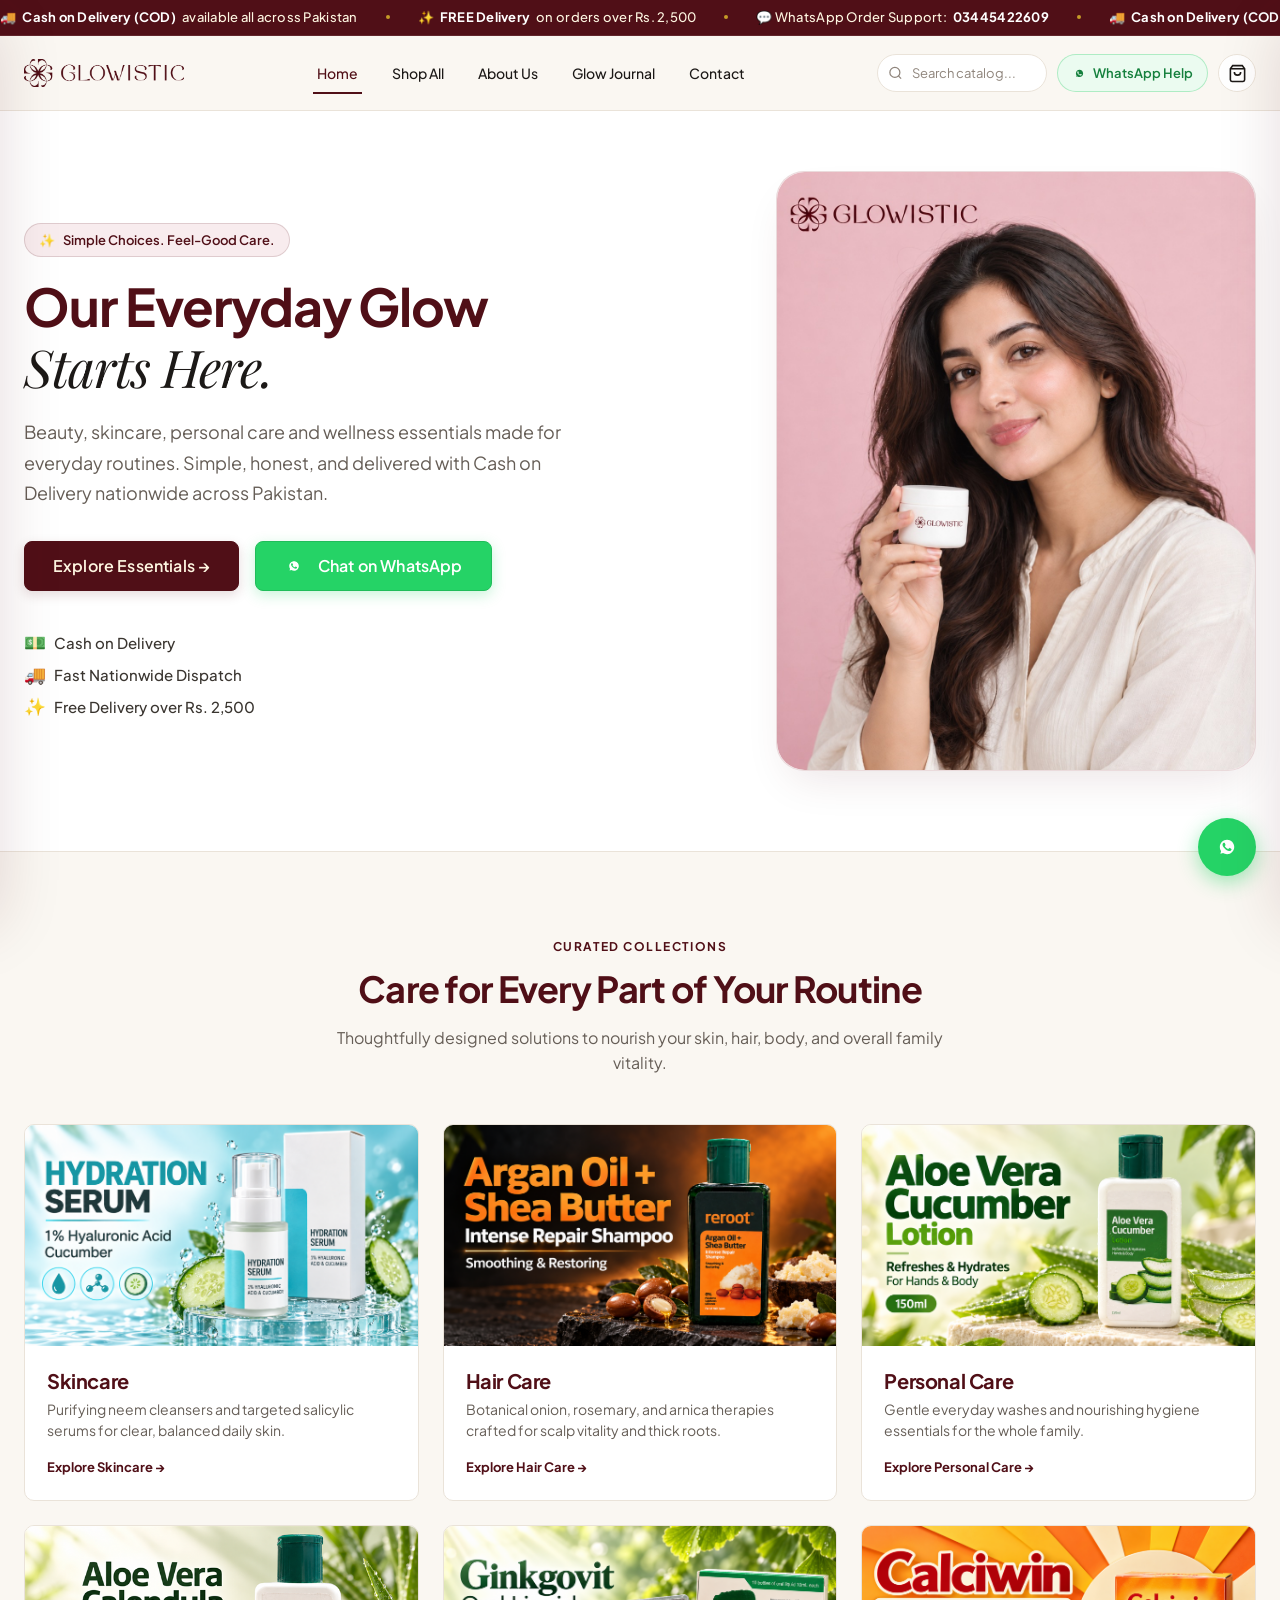
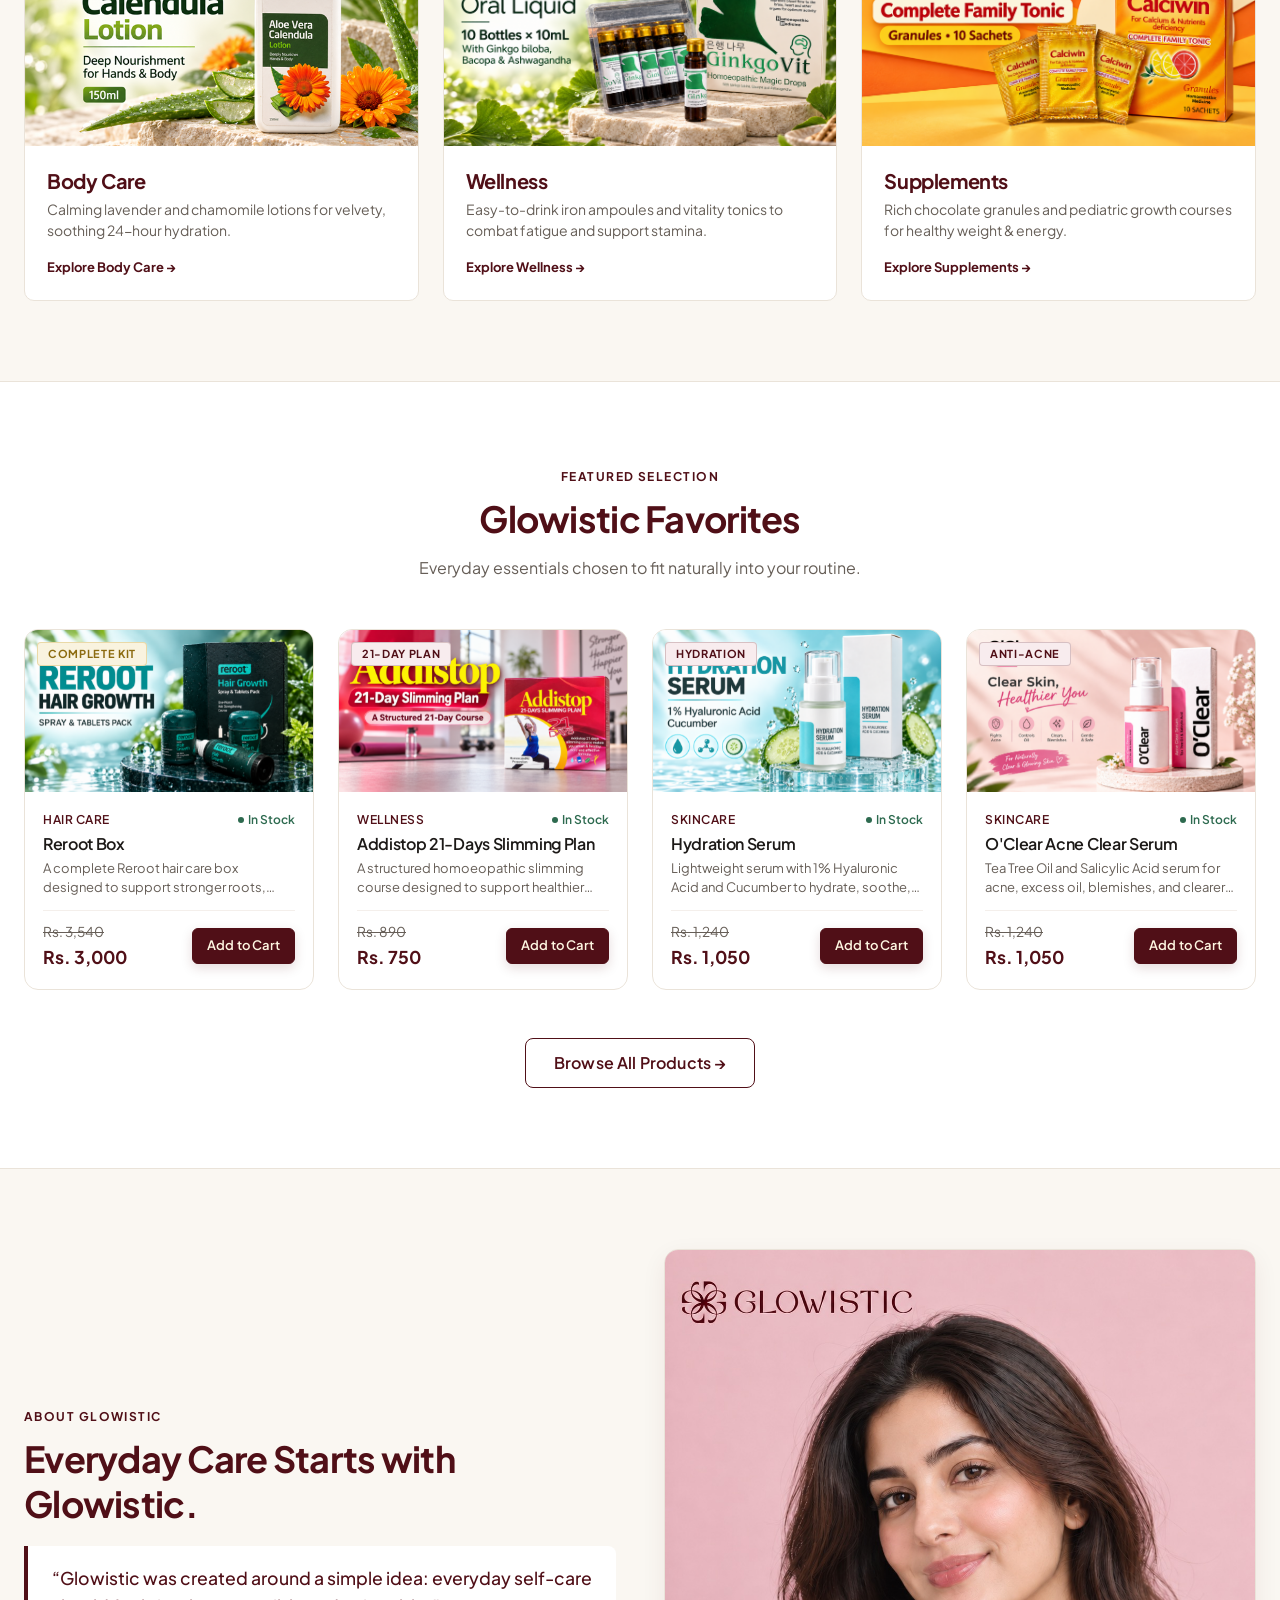
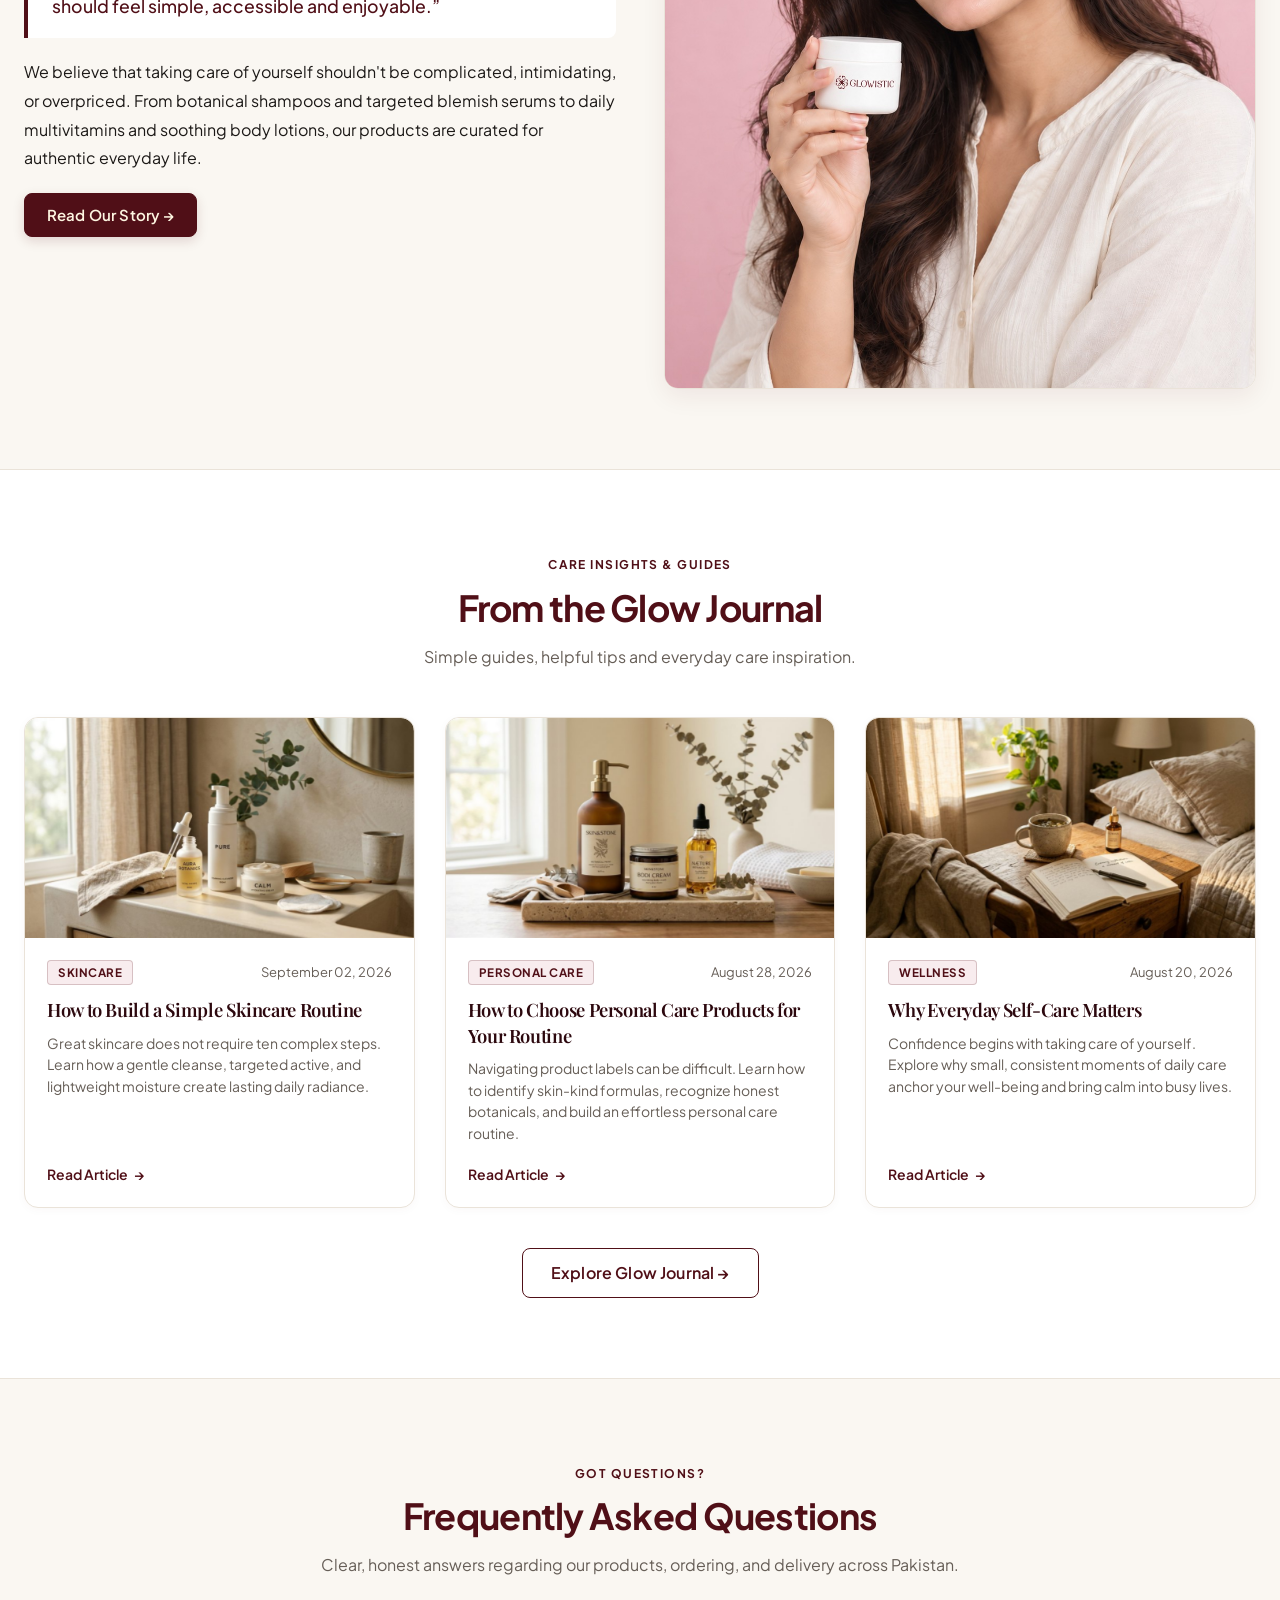
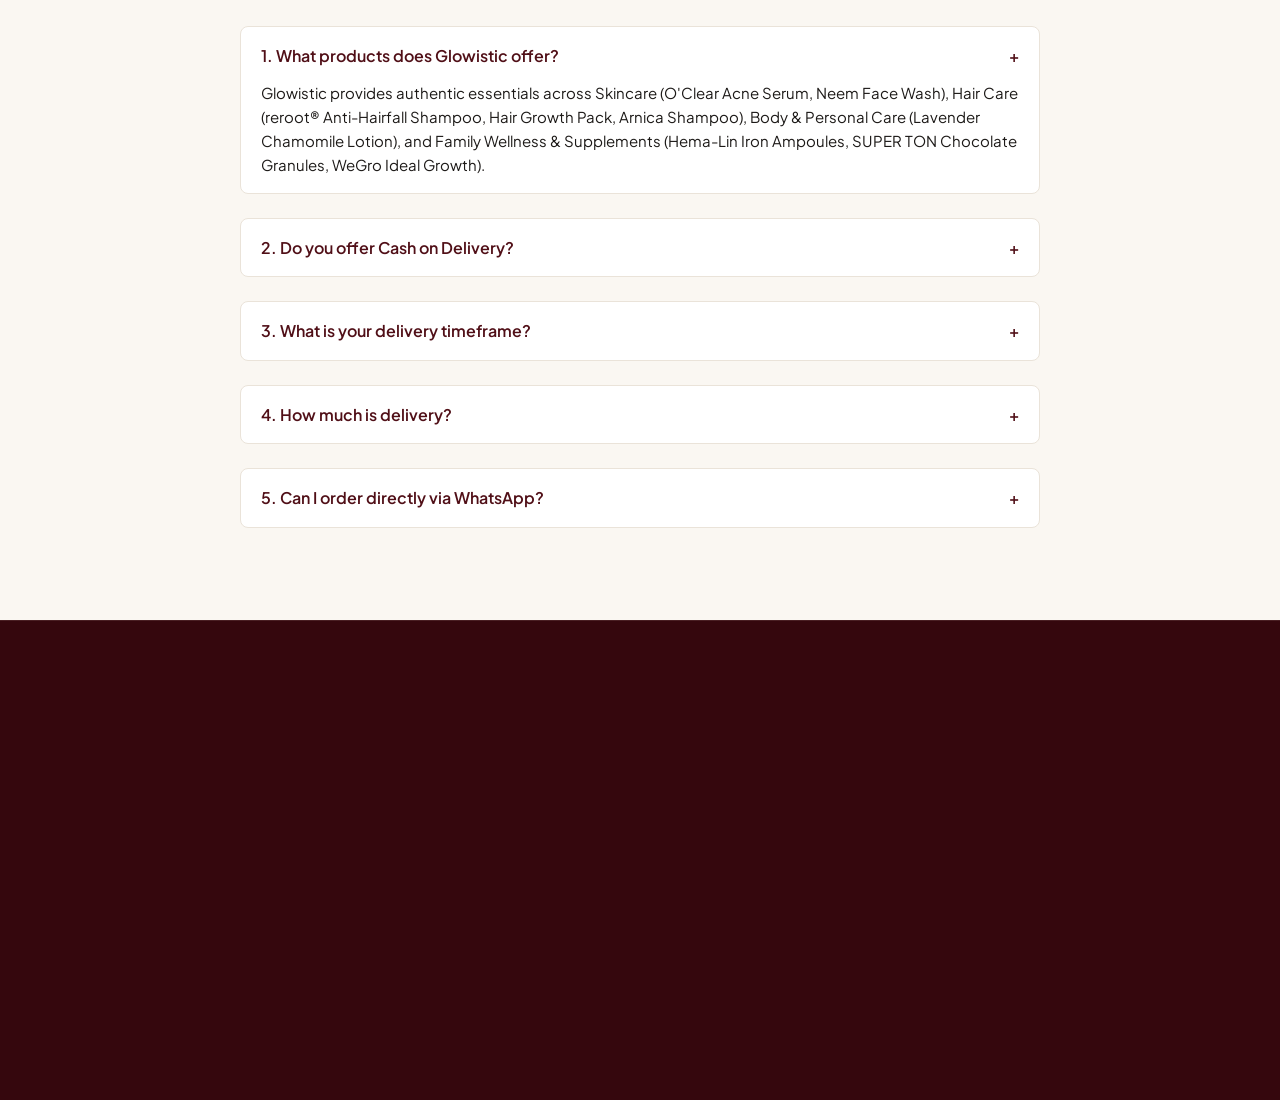
<file: index.html>
<!DOCTYPE html>
<html lang="en">
<head>
  <meta charset="UTF-8" />
  <meta name="viewport" content="width=device-width, initial-scale=1.0" />
  <title>Glowistic | Beauty, Skincare & Personal Care Essentials in Pakistan</title>
  <meta name="description" content="Discover Glowistic — authentic beauty, skincare, hair care, personal care, and wellness essentials for everyday routines. Simple choices, feel-good care, and nationwide Cash on Delivery across Pakistan." />
  <link rel="canonical" href="https://www.glowisticpk.com" />
  <link rel="icon" type="image/png" href="assets/brand/favicon.png" />
  <link rel="icon" type="image/svg+xml" href="assets/brand/favicon.svg" />
  <link rel="apple-touch-icon" href="assets/brand/logo-stacked-burgundy.png" />
  
  <!-- Open Graph / Social Sharing -->
  <meta property="og:site_name" content="Glowistic" />
  <meta property="og:type" content="website" />
  <meta property="og:title" content="Glowistic | Beauty, Skincare & Personal Care Essentials in Pakistan" />
  <meta property="og:description" content="Discover Glowistic — authentic beauty, skincare, hair care, personal care, and wellness essentials for everyday routines. Simple choices, feel-good care, and nationwide Cash on Delivery across Pakistan." />
  <meta property="og:url" content="https://www.glowisticpk.com" />
  <meta property="og:image" content="https://www.glowisticpk.com/assets/brand/glowistic-main-model.png" />

  <!-- Twitter / X Card -->
  <meta name="twitter:card" content="summary_large_image" />
  <meta name="twitter:title" content="Glowistic | Beauty, Skincare & Personal Care Essentials in Pakistan" />
  <meta name="twitter:description" content="Discover Glowistic — authentic beauty, skincare, hair care, personal care, and wellness essentials for everyday routines. Simple choices, feel-good care, and nationwide Cash on Delivery across Pakistan." />
  <meta name="twitter:image" content="https://www.glowisticpk.com/assets/brand/glowistic-main-model.png" />

  <!-- Performance & Fonts Preconnect -->
  <link rel="preconnect" href="https://fonts.googleapis.com" />
  <link rel="preconnect" href="https://fonts.gstatic.com" crossorigin />
  <link rel="stylesheet" href="https://fonts.googleapis.com/css2?family=Playfair+Display:ital,wght@0,400..700;1,400..700&family=Plus+Jakarta+Sans:wght@300;400;500;600;700;800&display=swap" />

  <!-- Stylesheets -->
  <link rel="stylesheet" href="css/main.css" />
  <link rel="stylesheet" href="css/components.css" />
  <link rel="stylesheet" href="css/cursor.css" />
  <script type="application/ld+json">
{
  "@context": "https://schema.org",
  "@graph": [
    {
      "@type": "Organization",
      "@id": "https://www.glowisticpk.com/#organization",
      "name": "Glowistic",
      "url": "https://www.glowisticpk.com",
      "logo": "https://www.glowisticpk.com/assets/brand/logo-burgundy.svg",
      "description": "Beauty, skincare, personal care, hair care and wellness essentials made for everyday routines in Pakistan.",
      "telephone": "+923445422609",
      "sameAs": [
        "https://www.instagram.com/glowisticpk",
        "https://www.facebook.com/glowisticpkofficial"
      ]
    },
    {
      "@type": "WebSite",
      "@id": "https://www.glowisticpk.com/#website",
      "url": "https://www.glowisticpk.com",
      "name": "Glowistic",
      "publisher": {
        "@id": "https://www.glowisticpk.com/#organization"
      },
      "potentialAction": {
        "@type": "SearchAction",
        "target": "https://www.glowisticpk.com/shop?search={search_term_string}",
        "query-input": "required name=search_term_string"
      }
    }
  ]
}
  </script>
</head>
<body data-page="home">

  <div class="announcement-bar" role="region" aria-label="Store Announcement">
    <div class="announcement-marquee">
      <div class="announcement-marquee-track">
        <div class="announcement-marquee-group">
          
        <span class="announcement-item">🚚 <strong>Cash on Delivery (COD)</strong> available all across Pakistan</span>
        <span class="announcement-dot" aria-hidden="true"></span>
        <span class="announcement-item">✨ <strong>FREE Delivery</strong> on orders over Rs. 2,500</span>
        <span class="announcement-dot" aria-hidden="true"></span>
        <span class="announcement-item">💬 WhatsApp Order Support: <strong>03445422609</strong></span>
        <span class="announcement-dot" aria-hidden="true"></span>
          
        <span class="announcement-item">🚚 <strong>Cash on Delivery (COD)</strong> available all across Pakistan</span>
        <span class="announcement-dot" aria-hidden="true"></span>
        <span class="announcement-item">✨ <strong>FREE Delivery</strong> on orders over Rs. 2,500</span>
        <span class="announcement-dot" aria-hidden="true"></span>
        <span class="announcement-item">💬 WhatsApp Order Support: <strong>03445422609</strong></span>
        <span class="announcement-dot" aria-hidden="true"></span>
          
        <span class="announcement-item">🚚 <strong>Cash on Delivery (COD)</strong> available all across Pakistan</span>
        <span class="announcement-dot" aria-hidden="true"></span>
        <span class="announcement-item">✨ <strong>FREE Delivery</strong> on orders over Rs. 2,500</span>
        <span class="announcement-dot" aria-hidden="true"></span>
        <span class="announcement-item">💬 WhatsApp Order Support: <strong>03445422609</strong></span>
        <span class="announcement-dot" aria-hidden="true"></span>
        </div>
        <div class="announcement-marquee-group" aria-hidden="true">
          
        <span class="announcement-item">🚚 <strong>Cash on Delivery (COD)</strong> available all across Pakistan</span>
        <span class="announcement-dot" aria-hidden="true"></span>
        <span class="announcement-item">✨ <strong>FREE Delivery</strong> on orders over Rs. 2,500</span>
        <span class="announcement-dot" aria-hidden="true"></span>
        <span class="announcement-item">💬 WhatsApp Order Support: <strong>03445422609</strong></span>
        <span class="announcement-dot" aria-hidden="true"></span>
          
        <span class="announcement-item">🚚 <strong>Cash on Delivery (COD)</strong> available all across Pakistan</span>
        <span class="announcement-dot" aria-hidden="true"></span>
        <span class="announcement-item">✨ <strong>FREE Delivery</strong> on orders over Rs. 2,500</span>
        <span class="announcement-dot" aria-hidden="true"></span>
        <span class="announcement-item">💬 WhatsApp Order Support: <strong>03445422609</strong></span>
        <span class="announcement-dot" aria-hidden="true"></span>
          
        <span class="announcement-item">🚚 <strong>Cash on Delivery (COD)</strong> available all across Pakistan</span>
        <span class="announcement-dot" aria-hidden="true"></span>
        <span class="announcement-item">✨ <strong>FREE Delivery</strong> on orders over Rs. 2,500</span>
        <span class="announcement-dot" aria-hidden="true"></span>
        <span class="announcement-item">💬 WhatsApp Order Support: <strong>03445422609</strong></span>
        <span class="announcement-dot" aria-hidden="true"></span>
        </div>
      </div>
    </div>
  </div>

  <header class="site-header">
    <div class="container header-inner">
      <button type="button" class="mobile-menu-toggle header-icon-btn" aria-label="Open Navigation Menu">
        <svg width="22" height="22" viewBox="0 0 24 24" fill="none" stroke="currentColor" stroke-width="2"><path d="M4 6h16M4 12h16M4 18h16"/></svg>
      </button>

      <a href="index.html" class="header-brand" aria-label="Glowistic Home">
        <img src="assets/brand/logo-burgundy.png" alt="Glowistic" class="header-logo" width="160" height="32" />
      </a>

      <nav class="header-nav" aria-label="Main Navigation">
        <a href="index.html" class="nav-link is-active"><span>Home</span></a>
        <a href="shop.html" class="nav-link "><span>Shop All</span></a>
        <a href="about.html" class="nav-link "><span>About Us</span></a>
        <a href="blog.html" class="nav-link "><span>Glow Journal</span></a>
        <a href="contact.html" class="nav-link "><span>Contact</span></a>
      </nav>

      <div class="header-actions">
        <div class="search-container" id="global-search-container">
          <div class="search-input-wrap">
            <span class="search-icon-inside" aria-hidden="true">
              <svg width="15" height="15" viewBox="0 0 24 24" fill="none" stroke="currentColor" stroke-width="2"><circle cx="11" cy="11" r="8"/><path d="m21 21-4.35-4.35"/></svg>
            </span>
            <input type="text" id="global-search-input" class="search-input" placeholder="Search catalog..." autocomplete="off" aria-label="Search catalog" />
          </div>
          <div id="search-results-dropdown" class="search-results-dropdown"></div>
        </div>

        <a href="https://wa.me/923445422609?text=Hi%20Glowistic%2C%20I%20would%20like%20to%20know%20more%20about%20your%20products." target="_blank" rel="noopener noreferrer" class="header-whatsapp-cta" aria-label="WhatsApp Help">
          <svg width="15" height="15" viewBox="0 0 24 24" fill="currentColor" aria-hidden="true"><path d="M12.031 6.172c-3.181 0-5.767 2.586-5.768 5.766-.001 1.298.38 2.27 1.019 3.287l-.582 2.128 2.182-.573c.978.58 1.911.928 3.145.929 3.178 0 5.767-2.587 5.768-5.766.001-3.187-2.575-5.77-5.764-5.771zm3.392 8.244c-.144.405-.837.774-1.17.824-.312.045-.694.072-2.148-.535-1.745-.73-2.868-2.52-2.955-2.637-.088-.117-.714-.95-.714-1.815 0-.865.452-1.291.614-1.468.162-.177.353-.221.471-.221.118 0 .235.001.338.006.109.006.255-.041.399.303.147.353.501 1.22.545 1.308.044.088.073.191.015.308-.059.117-.088.19-.177.293-.088.103-.186.23-.265.31-.088.088-.181.185-.078.361.103.176.458.756.983 1.225.677.604 1.248.791 1.425.879.176.088.279.074.382-.044.103-.118.441-.515.559-.691.118-.176.235-.147.397-.088.162.059 1.03.486 1.206.574.177.088.294.132.338.206.044.074.044.428-.1.833z"/></svg>
          <span>WhatsApp Help</span>
        </a>

        <a href="cart.html" class="header-icon-btn cart-toggle-btn" aria-label="Shopping Cart">
          <svg width="19" height="19" viewBox="0 0 24 24" fill="none" stroke="currentColor" stroke-width="2"><path d="M6 2 3 6v14a2 2 0 0 0 2 2h14a2 2 0 0 0 2-2V6l-3-4Z"/><path d="M3 6h18"/><path d="M16 10a4 4 0 0 1-8 0"/></svg>
          <span class="cart-count-badge">0</span>
        </a>
      </div>
    </div>
  </header>

  <div class="mobile-nav-overlay"></div>
  <aside id="mobile-nav-drawer" class="mobile-nav-drawer" aria-label="Mobile Navigation">
    <div class="mobile-nav-header">
      <img src="assets/brand/logo-burgundy.png" alt="Glowistic" class="mobile-nav-logo" width="160" height="34" />
      <button type="button" class="mobile-nav-close" aria-label="Close Mobile Navigation">&times;</button>
    </div>
    <div class="mobile-nav-body">
      <nav class="mobile-nav-links">
        <a href="index.html" class="mobile-nav-link is-active">Home</a>
        <a href="shop.html" class="mobile-nav-link ">Shop All</a>
        <a href="about.html" class="mobile-nav-link ">About Us</a>
        <a href="blog.html" class="mobile-nav-link ">Glow Journal</a>
        <a href="contact.html" class="mobile-nav-link ">Contact</a>
      </nav>
    </div>
    <div class="mobile-nav-footer">
      <a href="https://wa.me/923445422609?text=Hi%20Glowistic%2C%20I%20would%20like%20to%20know%20more%20about%20your%20products." target="_blank" rel="noopener noreferrer" class="btn btn-whatsapp btn-block">
        💬 Order via WhatsApp (03445422609)
      </a>
    </div>
  </aside>

  <!-- SECTION 1: HERO -->
  <section class="hero-section">
    <div class="container hero-grid">
      <div class="hero-content">
        <div class="hero-tag">
          <span>✨</span>
          <span>Simple Choices. Feel-Good Care.</span>
        </div>
        <h1 class="hero-title">
          Our Everyday Glow
          <span>Starts Here.</span>
        </h1>
        <p class="hero-description">
          Beauty, skincare, personal care and wellness essentials made for everyday routines. Simple, honest, and delivered with Cash on Delivery nationwide across Pakistan.
        </p>
        <div class="hero-actions">
          <a href="shop.html" class="btn btn-primary btn-lg">Explore Essentials &rarr;</a>
          <a href="https://wa.me/923445422609?text=Hi%20Glowistic%2C%20I%20would%20like%20to%20know%20more%20about%20your%20products." target="_blank" rel="noopener noreferrer" class="btn btn-whatsapp btn-lg">
            <svg width="20" height="20" viewBox="0 0 24 24" fill="currentColor" style="margin-right: 6px;"><path d="M12.031 6.172c-3.181 0-5.767 2.586-5.768 5.766-.001 1.298.38 2.27 1.019 3.287l-.582 2.128 2.182-.573c.978.58 1.911.928 3.145.929 3.178 0 5.767-2.587 5.768-5.766.001-3.187-2.575-5.77-5.764-5.771zm3.392 8.244c-.144.405-.837.774-1.17.824-.312.045-.694.072-2.148-.535-1.745-.73-2.868-2.52-2.955-2.637-.088-.117-.714-.95-.714-1.815 0-.865.452-1.291.614-1.468.162-.177.353-.221.471-.221.118 0 .235.001.338.006.109.006.255-.041.399.303.147.353.501 1.22.545 1.308.044.088.073.191.015.308-.059.117-.088.19-.177.293-.088.103-.186.23-.265.31-.088.088-.181.185-.078.361.103.176.458.756.983 1.225.677.604 1.248.791 1.425.879.176.088.279.074.382-.044.103-.118.441-.515.559-.691.118-.176.235-.147.397-.088.162.059 1.03.486 1.206.574.177.088.294.132.338.206.044.074.044.428-.1.833z"/></svg>
            Chat on WhatsApp
          </a>
        </div>
        <div class="hero-trust-strip">
          <div class="trust-item">
            <span class="trust-icon">💵</span>
            <span>Cash on Delivery</span>
          </div>
          <div class="trust-item">
            <span class="trust-icon">🚚</span>
            <span>Fast Nationwide Dispatch</span>
          </div>
          <div class="trust-item">
            <span class="trust-icon">✨</span>
            <span>Free Delivery over Rs. 2,500</span>
          </div>
        </div>
      </div>
      <div class="hero-media">
        <div class="hero-image-wrapper">
          <img src="assets/brand/glowistic-main-model.png" alt="Our Everyday Glow Starts Here — Glowistic Beauty &amp; Skincare" class="hero-main-img" width="1122" height="1402" fetchpriority="high" decoding="async" onerror="this.onerror=null;this.src='assets/brand/home-hero-glow.png'" />
        </div>
      </div>
    </div>
  </section>

  <!-- SECTION 2: SHOP BY CATEGORY -->
  <section class="section-padding">
    <div class="container">
      <div class="section-header">
        <span class="section-tag">Curated Collections</span>
        <h2 class="section-title">Care for Every Part of Your Routine</h2>
        <p class="section-desc">Thoughtfully designed solutions to nourish your skin, hair, body, and overall family vitality.</p>
      </div>
      <div class="category-visual-grid">
        <a href="shop.html?category=skincare" class="category-visual-card">
          <div class="category-visual-media">
            <img src="assets/products/hydration-serum.png" alt="Skincare Category" class="category-visual-img" loading="lazy" />
          </div>
          <div class="category-visual-body">
            <h3 class="category-visual-title">Skincare</h3>
            <p class="category-visual-desc">Purifying neem cleansers and targeted salicylic serums for clear, balanced daily skin.</p>
            <span class="category-visual-cta">Explore Skincare &rarr;</span>
          </div>
        </a>
        <a href="shop.html?category=hair-care" class="category-visual-card">
          <div class="category-visual-media">
            <img src="assets/products/reroot-argan-shea-intense-repair-shampoo-4.png" alt="Hair Care Category" class="category-visual-img" loading="lazy" />
          </div>
          <div class="category-visual-body">
            <h3 class="category-visual-title">Hair Care</h3>
            <p class="category-visual-desc">Botanical onion, rosemary, and arnica therapies crafted for scalp vitality and thick roots.</p>
            <span class="category-visual-cta">Explore Hair Care &rarr;</span>
          </div>
        </a>
        <a href="shop.html?category=personal-care" class="category-visual-card">
          <div class="category-visual-media">
            <img src="assets/products/aloe-vera-cucumber-lotion-3.png" alt="Personal Care Category" class="category-visual-img" loading="lazy" />
          </div>
          <div class="category-visual-body">
            <h3 class="category-visual-title">Personal Care</h3>
            <p class="category-visual-desc">Gentle everyday washes and nourishing hygiene essentials for the whole family.</p>
            <span class="category-visual-cta">Explore Personal Care &rarr;</span>
          </div>
        </a>
        <a href="shop.html?category=personal-care" class="category-visual-card">
          <div class="category-visual-media">
            <img src="assets/products/aloe-vera-calendula-lotion-4.png" alt="Body Care Category" class="category-visual-img" loading="lazy" />
          </div>
          <div class="category-visual-body">
            <h3 class="category-visual-title">Body Care</h3>
            <p class="category-visual-desc">Calming lavender and chamomile lotions for velvety, soothing 24-hour hydration.</p>
            <span class="category-visual-cta">Explore Body Care &rarr;</span>
          </div>
        </a>
        <a href="shop.html?category=wellness-health" class="category-visual-card">
          <div class="category-visual-media">
            <img src="assets/products/ginkgovit-oral-liquid-3.png" alt="Wellness Category" class="category-visual-img" loading="lazy" />
          </div>
          <div class="category-visual-body">
            <h3 class="category-visual-title">Wellness</h3>
            <p class="category-visual-desc">Easy-to-drink iron ampoules and vitality tonics to combat fatigue and support stamina.</p>
            <span class="category-visual-cta">Explore Wellness &rarr;</span>
          </div>
        </a>
        <a href="shop.html?category=supplements" class="category-visual-card">
          <div class="category-visual-media">
            <img src="assets/products/calciwin-granules.png" alt="Supplements Category" class="category-visual-img" loading="lazy" />
          </div>
          <div class="category-visual-body">
            <h3 class="category-visual-title">Supplements</h3>
            <p class="category-visual-desc">Rich chocolate granules and pediatric growth courses for healthy weight &amp; energy.</p>
            <span class="category-visual-cta">Explore Supplements &rarr;</span>
          </div>
        </a>
      </div>
    </div>
  </section>

  <!-- SECTION 3: FEATURED PRODUCTS -->
  <section id="featured-products" class="section-padding" style="background-color: var(--color-surface); border-top: 1px solid var(--color-border); border-bottom: 1px solid var(--color-border);">
    <div class="container">
      <div class="section-header">
        <span class="section-tag">Featured Selection</span>
        <h2 class="section-title">Glowistic Favorites</h2>
        <p class="section-desc">Everyday essentials chosen to fit naturally into your routine.</p>
      </div>
      <div id="featured-products-grid" class="products-grid">
        
    <article class="product-card" data-id="reroot-box" data-slug="reroot-box" data-category="haircare" data-price="3000" data-name="Reroot Box" style="background: var(--color-surface); border: 1px solid var(--color-border); border-radius: 14px; overflow: hidden; display: flex; flex-direction: column; position: relative;">
      <div class="product-card-media" style="position: relative; aspect-ratio: 16 / 9; overflow: hidden; background: #FAF7F2;">
        <a href="product.html?slug=reroot-box" class="product-card-img-link" aria-label="Reroot Box" style="display: block; width: 100%; height: 100%;">
          <img src="assets/products/reroot-box.png" alt="Reroot Box" class="product-card-img" loading="lazy" style="width: 100%; height: 100%; object-fit: cover; transition: transform 0.4s ease;" onerror="this.src='assets/products/placeholder.jpg'" />
        </a>
        <span class="badge badge-gold product-card-badge" style="position: absolute; top: 12px; left: 12px; z-index: 2;">Complete Kit</span>
      </div>
      <div class="product-card-body" style="padding: 18px; flex: 1; display: flex; flex-direction: column;">
        <div class="product-card-meta-row" style="display: flex; justify-content: space-between; align-items: center; margin-bottom: 4px;">
          <span class="product-card-cat" style="font-size: 0.75rem; color: var(--color-primary); font-weight: 600; text-transform: uppercase; letter-spacing: 0.5px;">Hair Care</span>
          <span class="product-card-stock in-stock" style="font-size: 0.75rem; color: #2D6A4F; font-weight: 600; display: flex; align-items: center; gap: 4px;"><span class="stock-dot" style="display: inline-block; width: 6px; height: 6px; background: #2D6A4F; border-radius: 50%;"></span> In Stock</span>
        </div>
        <h3 class="product-card-title" style="font-size: 1rem; color: var(--color-heading); margin: 0 0 4px; font-weight: 600; line-height: 1.35;">
          <a href="product.html?slug=reroot-box" style="color: inherit; text-decoration: none;">Reroot Box</a>
        </h3>
        <p class="product-card-subtitle" style="font-size: 0.8125rem; color: var(--color-text-muted); margin: 0 0 14px; line-height: 1.45; flex: 1;">
          A complete Reroot hair care box designed to support stronger roots, healthier scalp, and fuller-looking hair.
        </p>
        <div class="product-card-bottom" style="display: flex; justify-content: space-between; align-items: center; margin-top: auto;">
          <div class="product-card-pricing">
            <span class="product-card-orig-price" style="text-decoration: line-through; color: var(--color-text-muted); font-size: 0.85rem; margin-right: 6px;">Rs. 3,540</span>
            <strong class="product-card-price" style="color: var(--color-primary); font-size: 1.1rem;">Rs. 3,000</strong>
          </div>
          <div class="product-card-buttons">
            <button type="button" class="btn btn-primary btn-sm btn-add-cart" data-id="reroot-box" data-slug="reroot-box" style="font-size: 0.8125rem; padding: 6px 14px;">
              Add to Cart
            </button>
          </div>
        </div>
      </div>
    </article>

    <article class="product-card" data-id="addistop-21-day-slimming-plan" data-slug="addistop-21-day-slimming-plan" data-category="wellness" data-price="750" data-name="Addistop 21-Days Slimming Plan" style="background: var(--color-surface); border: 1px solid var(--color-border); border-radius: 14px; overflow: hidden; display: flex; flex-direction: column; position: relative;">
      <div class="product-card-media" style="position: relative; aspect-ratio: 16 / 9; overflow: hidden; background: #FAF7F2;">
        <a href="product.html?slug=addistop-21-day-slimming-plan" class="product-card-img-link" aria-label="Addistop 21-Days Slimming Plan" style="display: block; width: 100%; height: 100%;">
          <img src="assets/products/addistop-21-day-slimming-plan-3.png" alt="Addistop 21-Days Slimming Plan" class="product-card-img" loading="lazy" style="width: 100%; height: 100%; object-fit: cover; transition: transform 0.4s ease;" onerror="this.src='assets/products/placeholder.jpg'" />
        </a>
        <span class="badge badge-burgundy product-card-badge" style="position: absolute; top: 12px; left: 12px; z-index: 2;">21-Day Plan</span>
      </div>
      <div class="product-card-body" style="padding: 18px; flex: 1; display: flex; flex-direction: column;">
        <div class="product-card-meta-row" style="display: flex; justify-content: space-between; align-items: center; margin-bottom: 4px;">
          <span class="product-card-cat" style="font-size: 0.75rem; color: var(--color-primary); font-weight: 600; text-transform: uppercase; letter-spacing: 0.5px;">Wellness</span>
          <span class="product-card-stock in-stock" style="font-size: 0.75rem; color: #2D6A4F; font-weight: 600; display: flex; align-items: center; gap: 4px;"><span class="stock-dot" style="display: inline-block; width: 6px; height: 6px; background: #2D6A4F; border-radius: 50%;"></span> In Stock</span>
        </div>
        <h3 class="product-card-title" style="font-size: 1rem; color: var(--color-heading); margin: 0 0 4px; font-weight: 600; line-height: 1.35;">
          <a href="product.html?slug=addistop-21-day-slimming-plan" style="color: inherit; text-decoration: none;">Addistop 21-Days Slimming Plan</a>
        </h3>
        <p class="product-card-subtitle" style="font-size: 0.8125rem; color: var(--color-text-muted); margin: 0 0 14px; line-height: 1.45; flex: 1;">
          A structured homoeopathic slimming course designed to support healthier daily weight management and overall vitality.
        </p>
        <div class="product-card-bottom" style="display: flex; justify-content: space-between; align-items: center; margin-top: auto;">
          <div class="product-card-pricing">
            <span class="product-card-orig-price" style="text-decoration: line-through; color: var(--color-text-muted); font-size: 0.85rem; margin-right: 6px;">Rs. 890</span>
            <strong class="product-card-price" style="color: var(--color-primary); font-size: 1.1rem;">Rs. 750</strong>
          </div>
          <div class="product-card-buttons">
            <button type="button" class="btn btn-primary btn-sm btn-add-cart" data-id="addistop-21-day-slimming-plan" data-slug="addistop-21-day-slimming-plan" style="font-size: 0.8125rem; padding: 6px 14px;">
              Add to Cart
            </button>
          </div>
        </div>
      </div>
    </article>

    <article class="product-card" data-id="hydration-serum" data-slug="hydration-serum" data-category="skincare" data-price="1050" data-name="Hydration Serum" style="background: var(--color-surface); border: 1px solid var(--color-border); border-radius: 14px; overflow: hidden; display: flex; flex-direction: column; position: relative;">
      <div class="product-card-media" style="position: relative; aspect-ratio: 16 / 9; overflow: hidden; background: #FAF7F2;">
        <a href="product.html?slug=hydration-serum" class="product-card-img-link" aria-label="Hydration Serum" style="display: block; width: 100%; height: 100%;">
          <img src="assets/products/hydration-serum.png" alt="Hydration Serum" class="product-card-img" loading="lazy" style="width: 100%; height: 100%; object-fit: cover; transition: transform 0.4s ease;" onerror="this.src='assets/products/placeholder.jpg'" />
        </a>
        <span class="badge badge-burgundy product-card-badge" style="position: absolute; top: 12px; left: 12px; z-index: 2;">Hydration</span>
      </div>
      <div class="product-card-body" style="padding: 18px; flex: 1; display: flex; flex-direction: column;">
        <div class="product-card-meta-row" style="display: flex; justify-content: space-between; align-items: center; margin-bottom: 4px;">
          <span class="product-card-cat" style="font-size: 0.75rem; color: var(--color-primary); font-weight: 600; text-transform: uppercase; letter-spacing: 0.5px;">Skincare</span>
          <span class="product-card-stock in-stock" style="font-size: 0.75rem; color: #2D6A4F; font-weight: 600; display: flex; align-items: center; gap: 4px;"><span class="stock-dot" style="display: inline-block; width: 6px; height: 6px; background: #2D6A4F; border-radius: 50%;"></span> In Stock</span>
        </div>
        <h3 class="product-card-title" style="font-size: 1rem; color: var(--color-heading); margin: 0 0 4px; font-weight: 600; line-height: 1.35;">
          <a href="product.html?slug=hydration-serum" style="color: inherit; text-decoration: none;">Hydration Serum</a>
        </h3>
        <p class="product-card-subtitle" style="font-size: 0.8125rem; color: var(--color-text-muted); margin: 0 0 14px; line-height: 1.45; flex: 1;">
          Lightweight serum with 1% Hyaluronic Acid and Cucumber to hydrate, soothe, and plump skin.
        </p>
        <div class="product-card-bottom" style="display: flex; justify-content: space-between; align-items: center; margin-top: auto;">
          <div class="product-card-pricing">
            <span class="product-card-orig-price" style="text-decoration: line-through; color: var(--color-text-muted); font-size: 0.85rem; margin-right: 6px;">Rs. 1,240</span>
            <strong class="product-card-price" style="color: var(--color-primary); font-size: 1.1rem;">Rs. 1,050</strong>
          </div>
          <div class="product-card-buttons">
            <button type="button" class="btn btn-primary btn-sm btn-add-cart" data-id="hydration-serum" data-slug="hydration-serum" style="font-size: 0.8125rem; padding: 6px 14px;">
              Add to Cart
            </button>
          </div>
        </div>
      </div>
    </article>

    <article class="product-card" data-id="oclear-acne-clear-serum" data-slug="oclear-acne-clear-serum" data-category="skincare" data-price="1050" data-name="O'Clear Acne Clear Serum" style="background: var(--color-surface); border: 1px solid var(--color-border); border-radius: 14px; overflow: hidden; display: flex; flex-direction: column; position: relative;">
      <div class="product-card-media" style="position: relative; aspect-ratio: 16 / 9; overflow: hidden; background: #FAF7F2;">
        <a href="product.html?slug=oclear-acne-clear-serum" class="product-card-img-link" aria-label="O'Clear Acne Clear Serum" style="display: block; width: 100%; height: 100%;">
          <img src="assets/products/oclear-acne-clear-serum.png" alt="O'Clear Acne Clear Serum" class="product-card-img" loading="lazy" style="width: 100%; height: 100%; object-fit: cover; transition: transform 0.4s ease;" onerror="this.src='assets/products/placeholder.jpg'" />
        </a>
        <span class="badge badge-burgundy product-card-badge" style="position: absolute; top: 12px; left: 12px; z-index: 2;">Anti-Acne</span>
      </div>
      <div class="product-card-body" style="padding: 18px; flex: 1; display: flex; flex-direction: column;">
        <div class="product-card-meta-row" style="display: flex; justify-content: space-between; align-items: center; margin-bottom: 4px;">
          <span class="product-card-cat" style="font-size: 0.75rem; color: var(--color-primary); font-weight: 600; text-transform: uppercase; letter-spacing: 0.5px;">Skincare</span>
          <span class="product-card-stock in-stock" style="font-size: 0.75rem; color: #2D6A4F; font-weight: 600; display: flex; align-items: center; gap: 4px;"><span class="stock-dot" style="display: inline-block; width: 6px; height: 6px; background: #2D6A4F; border-radius: 50%;"></span> In Stock</span>
        </div>
        <h3 class="product-card-title" style="font-size: 1rem; color: var(--color-heading); margin: 0 0 4px; font-weight: 600; line-height: 1.35;">
          <a href="product.html?slug=oclear-acne-clear-serum" style="color: inherit; text-decoration: none;">O'Clear Acne Clear Serum</a>
        </h3>
        <p class="product-card-subtitle" style="font-size: 0.8125rem; color: var(--color-text-muted); margin: 0 0 14px; line-height: 1.45; flex: 1;">
          Tea Tree Oil and Salicylic Acid serum for acne, excess oil, blemishes, and clearer-looking skin.
        </p>
        <div class="product-card-bottom" style="display: flex; justify-content: space-between; align-items: center; margin-top: auto;">
          <div class="product-card-pricing">
            <span class="product-card-orig-price" style="text-decoration: line-through; color: var(--color-text-muted); font-size: 0.85rem; margin-right: 6px;">Rs. 1,240</span>
            <strong class="product-card-price" style="color: var(--color-primary); font-size: 1.1rem;">Rs. 1,050</strong>
          </div>
          <div class="product-card-buttons">
            <button type="button" class="btn btn-primary btn-sm btn-add-cart" data-id="oclear-acne-clear-serum" data-slug="oclear-acne-clear-serum" style="font-size: 0.8125rem; padding: 6px 14px;">
              Add to Cart
            </button>
          </div>
        </div>
      </div>
    </article>
      </div>
      <div style="text-align: center; margin-top: 48px;">
        <a href="shop.html" class="btn btn-outline btn-lg">Browse All Products &rarr;</a>
      </div>
    </div>
  </section>

  <!-- SECTION 4: BRAND STORY -->
  <section class="section-padding" style="background-color: var(--color-bg);">
    <div class="container">
      <div class="story-grid" style="display: grid; grid-template-columns: 1fr 1fr; gap: 48px; align-items: center;">
        <div class="story-content">
          <span class="section-tag">About Glowistic</span>
          <h2 class="section-title" style="text-align: left; margin-bottom: 20px;">Everyday Care Starts with Glowistic.</h2>
          <div style="background: var(--color-surface); border-left: 4px solid var(--color-primary); padding: 18px 24px; border-radius: 0 8px 8px 0; margin-bottom: 20px;">
            <p style="font-size: 1.1rem; color: var(--color-primary); font-weight: 500; line-height: 1.6; margin: 0;">
              &ldquo;Glowistic was created around a simple idea: everyday self-care should feel simple, accessible and enjoyable.&rdquo;
            </p>
          </div>
          <p style="color: var(--color-text); line-height: 1.8; margin-bottom: 20px;">
            We believe that taking care of yourself shouldn't be complicated, intimidating, or overpriced. From botanical shampoos and targeted blemish serums to daily multivitamins and soothing body lotions, our products are curated for authentic everyday life.
          </p>
          <a href="about.html" class="btn btn-primary">Read Our Story &rarr;</a>
        </div>
        <div class="story-media" style="position: relative;">
          <img src="assets/brand/glowistic-main-model.png" alt="Glowistic radiant skin beauty portrait" style="width: 100%; border-radius: 14px; border: 1px solid var(--color-border); box-shadow: var(--shadow-md); aspect-ratio: 4 / 5; object-fit: cover; object-position: center top;" />
        </div>
      </div>
    </div>
  </section>

  <!-- SECTION 8: BLOG / GLOW JOURNAL -->
  <section class="section-padding" style="background-color: var(--color-surface); border-top: 1px solid var(--color-border); border-bottom: 1px solid var(--color-border);">
    <div class="container">
      <div class="section-header">
        <span class="section-tag">Care Insights &amp; Guides</span>
        <h2 class="section-title">From the Glow Journal</h2>
        <p class="section-desc">Simple guides, helpful tips and everyday care inspiration.</p>
      </div>
      <div class="blog-home-grid blog-grid" style="margin-bottom: 40px;">
        
    <article class="blog-card blog-home-card" data-category="Skincare" data-id="how-to-build-a-simple-skincare-routine" data-slug="how-to-build-a-simple-skincare-routine" onclick="if(!event.target.closest('a')){window.location.href='article.html?slug=how-to-build-a-simple-skincare-routine';}" onkeydown="if(event.key==='Enter'||event.key===' '){window.location.href='article.html?slug=how-to-build-a-simple-skincare-routine';}" role="link" tabindex="0" aria-label="Read article: How to Build a Simple Skincare Routine">
      <div class="blog-card-img-wrap blog-home-img-wrap">
        <a href="article.html?slug=how-to-build-a-simple-skincare-routine" tabindex="-1" aria-hidden="true" style="display: block; width: 100%; height: 100%;">
          <img src="assets/blog/skincare-routine.jpg" alt="Simple everyday skincare routine with gentle cleanser, clarifying serum, and lightweight moisturizer" class="blog-card-img blog-home-img" loading="lazy" onerror="this.onerror=null; this.src='assets/blog/fallback-blog.svg';" />
        </a>
      </div>
      <div class="blog-card-body blog-home-body">
        <div class="blog-meta-row">
          <span class="badge badge-burgundy" style="font-size: 0.725rem; letter-spacing: 0.5px; text-transform: uppercase;">Skincare</span>
          <span class="blog-date">September 02, 2026</span>
        </div>
        <h3 class="blog-card-title blog-home-title">
          <a href="article.html?slug=how-to-build-a-simple-skincare-routine">How to Build a Simple Skincare Routine</a>
        </h3>
        <p class="blog-card-excerpt blog-home-excerpt">
          Great skincare does not require ten complex steps. Learn how a gentle cleanse, targeted active, and lightweight moisture create lasting daily radiance.
        </p>
        <a href="article.html?slug=how-to-build-a-simple-skincare-routine" class="blog-read-link" aria-label="Read article: How to Build a Simple Skincare Routine">
          <span>Read Article</span> <span aria-hidden="true">&rarr;</span>
        </a>
      </div>
    </article>

    <article class="blog-card blog-home-card" data-category="Personal Care" data-id="how-to-choose-personal-care-products-for-your-routine" data-slug="how-to-choose-personal-care-products-for-your-routine" onclick="if(!event.target.closest('a')){window.location.href='article.html?slug=how-to-choose-personal-care-products-for-your-routine';}" onkeydown="if(event.key==='Enter'||event.key===' '){window.location.href='article.html?slug=how-to-choose-personal-care-products-for-your-routine';}" role="link" tabindex="0" aria-label="Read article: How to Choose Personal Care Products for Your Routine">
      <div class="blog-card-img-wrap blog-home-img-wrap">
        <a href="article.html?slug=how-to-choose-personal-care-products-for-your-routine" tabindex="-1" aria-hidden="true" style="display: block; width: 100%; height: 100%;">
          <img src="assets/blog/personal-care-routine.jpg" alt="Personal care collection with body lotion, soothing cream, and botanical oil on travertine tray" class="blog-card-img blog-home-img" loading="lazy" onerror="this.onerror=null; this.src='assets/blog/fallback-blog.svg';" />
        </a>
      </div>
      <div class="blog-card-body blog-home-body">
        <div class="blog-meta-row">
          <span class="badge badge-burgundy" style="font-size: 0.725rem; letter-spacing: 0.5px; text-transform: uppercase;">Personal Care</span>
          <span class="blog-date">August 28, 2026</span>
        </div>
        <h3 class="blog-card-title blog-home-title">
          <a href="article.html?slug=how-to-choose-personal-care-products-for-your-routine">How to Choose Personal Care Products for Your Routine</a>
        </h3>
        <p class="blog-card-excerpt blog-home-excerpt">
          Navigating product labels can be difficult. Learn how to identify skin-kind formulas, recognize honest botanicals, and build an effortless personal care routine.
        </p>
        <a href="article.html?slug=how-to-choose-personal-care-products-for-your-routine" class="blog-read-link" aria-label="Read article: How to Choose Personal Care Products for Your Routine">
          <span>Read Article</span> <span aria-hidden="true">&rarr;</span>
        </a>
      </div>
    </article>

    <article class="blog-card blog-home-card" data-category="Wellness" data-id="why-everyday-self-care-matters" data-slug="why-everyday-self-care-matters" onclick="if(!event.target.closest('a')){window.location.href='article.html?slug=why-everyday-self-care-matters';}" onkeydown="if(event.key==='Enter'||event.key===' '){window.location.href='article.html?slug=why-everyday-self-care-matters';}" role="link" tabindex="0" aria-label="Read article: Why Everyday Self-Care Matters">
      <div class="blog-card-img-wrap blog-home-img-wrap">
        <a href="article.html?slug=why-everyday-self-care-matters" tabindex="-1" aria-hidden="true" style="display: block; width: 100%; height: 100%;">
          <img src="assets/blog/everyday-self-care.jpg" alt="Calm everyday self-care scene with warm herbal tea, journal, and botanical face oil" class="blog-card-img blog-home-img" loading="lazy" onerror="this.onerror=null; this.src='assets/blog/fallback-blog.svg';" />
        </a>
      </div>
      <div class="blog-card-body blog-home-body">
        <div class="blog-meta-row">
          <span class="badge badge-burgundy" style="font-size: 0.725rem; letter-spacing: 0.5px; text-transform: uppercase;">Wellness</span>
          <span class="blog-date">August 20, 2026</span>
        </div>
        <h3 class="blog-card-title blog-home-title">
          <a href="article.html?slug=why-everyday-self-care-matters">Why Everyday Self-Care Matters</a>
        </h3>
        <p class="blog-card-excerpt blog-home-excerpt">
          Confidence begins with taking care of yourself. Explore why small, consistent moments of daily care anchor your well-being and bring calm into busy lives.
        </p>
        <a href="article.html?slug=why-everyday-self-care-matters" class="blog-read-link" aria-label="Read article: Why Everyday Self-Care Matters">
          <span>Read Article</span> <span aria-hidden="true">&rarr;</span>
        </a>
      </div>
    </article>
      </div>
      <div style="text-align: center;">
        <a href="blog.html" class="btn btn-outline btn-lg">Explore Glow Journal &rarr;</a>
      </div>
    </div>
  </section>

  <!-- SECTION 9: FAQ (ACCORDION) -->
  <section id="faq-section" class="section-padding">
    <div class="container">
      <div class="section-header">
        <span class="section-tag">Got Questions?</span>
        <h2 class="section-title">Frequently Asked Questions</h2>
        <p class="section-desc">Clear, honest answers regarding our products, ordering, and delivery across Pakistan.</p>
      </div>
      <div class="faq-home-wrapper" style="max-width: 800px; margin: 0 auto;">
        <details class="faq-item" open style="background: var(--color-surface); border: 1px solid var(--color-border); border-radius: 8px; margin-bottom: 12px; padding: 16px 20px;">
          <summary style="font-weight: 600; color: var(--color-primary); cursor: pointer; display: flex; justify-content: space-between;"><span>1. What products does Glowistic offer?</span><span>+</span></summary>
          <p style="margin-top: 12px; color: var(--color-text); line-height: 1.6; font-size: 0.9375rem;">Glowistic provides authentic essentials across Skincare (O'Clear Acne Serum, Neem Face Wash), Hair Care (reroot® Anti-Hairfall Shampoo, Hair Growth Pack, Arnica Shampoo), Body &amp; Personal Care (Lavender Chamomile Lotion), and Family Wellness &amp; Supplements (Hema-Lin Iron Ampoules, SUPER TON Chocolate Granules, WeGro Ideal Growth).</p>
        </details>
        <details class="faq-item" style="background: var(--color-surface); border: 1px solid var(--color-border); border-radius: 8px; margin-bottom: 12px; padding: 16px 20px;">
          <summary style="font-weight: 600; color: var(--color-primary); cursor: pointer; display: flex; justify-content: space-between;"><span>2. Do you offer Cash on Delivery?</span><span>+</span></summary>
          <p style="margin-top: 12px; color: var(--color-text); line-height: 1.6; font-size: 0.9375rem;">Yes! Cash on Delivery (COD) is our primary and active payment method nationwide across Pakistan. You can place your order online or via WhatsApp and pay in cash when the courier delivers to your door.</p>
        </details>
        <details class="faq-item" style="background: var(--color-surface); border: 1px solid var(--color-border); border-radius: 8px; margin-bottom: 12px; padding: 16px 20px;">
          <summary style="font-weight: 600; color: var(--color-primary); cursor: pointer; display: flex; justify-content: space-between;"><span>3. What is your delivery timeframe?</span><span>+</span></summary>
          <p style="margin-top: 12px; color: var(--color-text); line-height: 1.6; font-size: 0.9375rem;">Orders are dispatched within 24 hours of phone/WhatsApp confirmation. Delivery takes 2-3 business days for major cities (Lahore, Karachi, Islamabad, Rawalpindi) and 3-4 business days for other regional districts.</p>
        </details>
        <details class="faq-item" style="background: var(--color-surface); border: 1px solid var(--color-border); border-radius: 8px; margin-bottom: 12px; padding: 16px 20px;">
          <summary style="font-weight: 600; color: var(--color-primary); cursor: pointer; display: flex; justify-content: space-between;"><span>4. How much is delivery?</span><span>+</span></summary>
          <p style="margin-top: 12px; color: var(--color-text); line-height: 1.6; font-size: 0.9375rem;">Standard flat-rate shipping is Rs. 250. Delivery is completely <strong>FREE on all orders of Rs. 2,500 or more</strong>!</p>
        </details>
        <details class="faq-item" style="background: var(--color-surface); border: 1px solid var(--color-border); border-radius: 8px; margin-bottom: 12px; padding: 16px 20px;">
          <summary style="font-weight: 600; color: var(--color-primary); cursor: pointer; display: flex; justify-content: space-between;"><span>5. Can I order directly via WhatsApp?</span><span>+</span></summary>
          <p style="margin-top: 12px; color: var(--color-text); line-height: 1.6; font-size: 0.9375rem;">Absolutely! You can message our dedicated customer concierge at <strong>03445422609</strong> with your desired products and address, and we will confirm and book your order immediately.</p>
        </details>
      </div>
    </div>
  </section>
  

  <!-- Final Glowistic 5-Column Footer -->
  <footer class="site-footer">
    <div class="container footer-container">
      <div class="footer-top-grid">
        <!-- Column 1: Glowistic -->
        <div class="footer-col footer-brand-col">
          <a href="index.html" class="footer-brand-link" aria-label="Glowistic Home">
            <img src="assets/brand/logo-cream.png" alt="Glowistic" class="footer-logo" width="210" height="42" />
          </a>
          <p class="footer-brand-tagline">"Our everyday glow starts here."</p>
          <p class="footer-brand-desc">
            Beauty, skincare, personal care, hair care, and wellness essentials made for everyday routines. Simple choices. Feel-good care. Products you will love using every day.
          </p>
        </div>

        <!-- Column 2: Shop -->
        <div class="footer-col">
          <h4>Shop</h4>
          <ul class="footer-links">
            <li><a href="shop.html">All Products</a></li>
            <li><a href="shop.html?category=skincare">Skincare</a></li>
            <li><a href="shop.html?category=hair-care">Hair Care</a></li>
            <li><a href="shop.html?category=personal-care">Personal Care</a></li>
            <li><a href="shop.html?category=personal-care">Body Care</a></li>
            <li><a href="shop.html?category=wellness-health">Wellness &amp; Health</a></li>
            <li><a href="shop.html?category=supplements">Supplements</a></li>
          </ul>
        </div>

        <!-- Column 3: Explore -->
        <div class="footer-col">
          <h4>Explore</h4>
          <ul class="footer-links">
            <li><a href="about.html">About Us</a></li>
            <li><a href="blog.html">The Glow Journal</a></li>
            <li><a href="contact.html">Contact Us</a></li>
            <li><a href="index.html#faq-section">FAQs</a></li>
            <li><a href="shop.html">Routine Finder</a></li>
          </ul>
        </div>

        <!-- Column 4: Customer Care -->
        <div class="footer-col">
          <h4>Customer Care</h4>
          <ul class="footer-links">
            <li><a href="contact.html">Contact Us</a></li>
            <li><a href="index.html#faq-section">FAQs</a></li>
            <li><a href="shipping-policy.html">Shipping &amp; Delivery</a></li>
            <li><a href="privacy-policy.html">Privacy Policy</a></li>
            <li><a href="terms-conditions.html">Terms &amp; Conditions</a></li>
          </ul>
        </div>

        <!-- Column 5: Connect -->
        <div class="footer-col footer-col-connect">
          <h4>Connect</h4>
          <p class="footer-connect-intro">Reach our beauty &amp; wellness concierge anytime on official channels.</p>
          <div class="footer-connect-list">
            <!-- WhatsApp -->
            <div class="footer-connect-row">
              <a href="https://wa.me/923445422609?text=Hi%20Glowistic%2C%20I%20have%20an%20inquiry%20about%20my%20order." target="_blank" rel="noopener noreferrer" class="connect-icon-badge" aria-label="WhatsApp Concierge">
                <svg width="18" height="18" viewBox="0 0 24 24" fill="none" stroke="currentColor" stroke-width="1.8" stroke-linecap="round" stroke-linejoin="round" aria-hidden="true">
                  <path d="M21 11.5a8.38 8.38 0 0 1-.9 3.8 8.5 8.5 0 0 1-7.6 4.7 8.38 8.38 0 0 1-3.8-.9L3 21l1.9-5.7a8.38 8.38 0 0 1-.9-3.8 8.5 8.5 0 0 1 4.7-7.6 8.38 8.38 0 0 1 3.8-.9h.5a8.48 8.48 0 0 1 8 8v.5z"></path>
                </svg>
              </a>
              <div class="connect-text-group">
                <a href="https://wa.me/923445422609?text=Hi%20Glowistic%2C%20I%20have%20an%20inquiry%20about%20my%20order." target="_blank" rel="noopener noreferrer" class="connect-primary-link">
                  WhatsApp Concierge
                </a>
                <a href="tel:03445422609" class="connect-secondary-link" aria-label="Call 03445422609">
                  03445422609
                </a>
              </div>
            </div>

            <!-- Instagram -->
            <a href="https://www.instagram.com/glowisticpk/?hl=en" target="_blank" rel="noopener noreferrer" class="footer-connect-row" aria-label="Instagram @glowistickpk">
              <span class="connect-icon-badge" aria-hidden="true">
                <svg width="18" height="18" viewBox="0 0 24 24" fill="none" stroke="currentColor" stroke-width="1.8" stroke-linecap="round" stroke-linejoin="round">
                  <rect x="2" y="2" width="20" height="20" rx="5" ry="5"></rect>
                  <path d="M16 11.37A4 4 0 1 1 12.63 8 4 4 0 0 1 16 11.37z"></path>
                  <line x1="17.5" y1="6.5" x2="17.51" y2="6.5"></line>
                </svg>
              </span>
              <div class="connect-text-group">
                <span class="connect-primary-text">@glowistickpk</span>
              </div>
            </a>

            <!-- Facebook -->
            <a href="https://www.facebook.com/glowisticpkofficial" target="_blank" rel="noopener noreferrer" class="footer-connect-row" aria-label="Facebook Glowistic Official">
              <span class="connect-icon-badge" aria-hidden="true">
                <svg width="18" height="18" viewBox="0 0 24 24" fill="none" stroke="currentColor" stroke-width="1.8" stroke-linecap="round" stroke-linejoin="round">
                  <path d="M18 2h-3a5 5 0 0 0-5 5v3H7v4h3v8h4v-8h3l1-4h-4V7a1 1 0 0 1 1-1h3z"></path>
                </svg>
              </span>
              <div class="connect-text-group">
                <span class="connect-primary-text">Glowistic Official</span>
              </div>
            </a>
          </div>
        </div>
      </div>

      <div class="footer-bottom-bar">
        <div class="footer-bottom-inner">
          <p class="copyright-text">&copy; 2026 Glowistic. All rights reserved.</p>
          <div class="footer-bottom-badges">
            <span class="badge-cod-footer">
              <svg width="14" height="14" viewBox="0 0 24 24" fill="none" stroke="currentColor" stroke-width="2.5" stroke-linecap="round" stroke-linejoin="round" aria-hidden="true"><polyline points="20 6 9 17 4 12"></polyline></svg>
              <span>Cash on Delivery Active</span>
            </span>
            <span class="badge-card-disabled">
              <svg width="14" height="14" viewBox="0 0 24 24" fill="none" stroke="currentColor" stroke-width="2" stroke-linecap="round" stroke-linejoin="round" aria-hidden="true"><rect x="3" y="11" width="18" height="11" rx="2" ry="2"></rect><path d="M7 11V7a5 5 0 0 1 10 0v4"></path></svg>
              <span>Card Payments Coming Soon</span>
            </span>
          </div>
        </div>
      </div>
    </div>
  </footer>

  <!-- Floating WhatsApp Helpline Button -->
  <a href="https://wa.me/923445422609?text=Hi%20Glowistic%2C%20I%20would%20like%20to%20know%20more%20about%20your%20products." 
     class="floating-whatsapp-btn" 
     target="_blank" 
     rel="noopener noreferrer" 
     aria-label="Chat with Glowistic on WhatsApp" 
     title="Chat with Glowistic on WhatsApp">
    <svg width="30" height="30" viewBox="0 0 24 24" fill="currentColor">
      <path d="M12.031 6.172c-3.181 0-5.767 2.586-5.768 5.766-.001 1.298.38 2.27 1.019 3.287l-.582 2.128 2.182-.573c.978.58 1.911.928 3.145.929 3.178 0 5.767-2.587 5.768-5.766.001-3.187-2.575-5.77-5.764-5.771zm3.392 8.244c-.144.405-.837.774-1.17.824-.312.045-.694.072-2.148-.535-1.745-.73-2.868-2.52-2.955-2.637-.088-.117-.714-.95-.714-1.815 0-.865.452-1.291.614-1.468.162-.177.353-.221.471-.221.118 0 .235.001.338.006.109.006.255-.041.399.303.147.353.501 1.22.545 1.308.044.088.073.191.015.308-.059.117-.088.19-.177.293-.088.103-.186.23-.265.31-.088.088-.181.185-.078.361.103.176.458.756.983 1.225.677.604 1.248.791 1.425.879.176.088.279.074.382-.044.103-.118.441-.515.559-.691.118-.176.235-.147.397-.088.162.059 1.03.486 1.206.574.177.088.294.132.338.206.044.074.044.428-.1.833z"/>
    </svg>
    <span class="floating-whatsapp-tooltip">Chat with us</span>
  </a>

  <!-- Slide-out Cart Drawer -->
  <div class="cart-overlay" id="cart-overlay"></div>
  <aside class="cart-drawer" id="cart-drawer" aria-label="Shopping Cart Drawer">
    <div class="cart-drawer-header">
      <h3>Your Glowistic Bag</h3>
      <button type="button" class="cart-close-btn" aria-label="Close Shopping Bag">&times;</button>
    </div>

    <div class="cart-free-shipping-box">
      <div class="free-shipping-text" id="free-delivery-text">
        Add Rs. 2,500 for <strong>FREE Delivery</strong>!
      </div>
      <div class="free-shipping-progress-bg">
        <div class="free-shipping-progress-bar" id="free-delivery-progress" style="width: 0%;"></div>
      </div>
    </div>

    <div class="cart-drawer-items" id="cart-drawer-items">
      <!-- Items dynamically populated by js/app.js -->
    </div>

    <div class="cart-drawer-empty" id="cart-drawer-empty" style="display: none;">
      <div class="empty-cart-icon">🛍️</div>
      <h4>Your bag is currently empty</h4>
      <p>Discover our clean, practical essentials for your daily routine.</p>
      <a href="shop.html" class="btn btn-primary btn-sm">Explore Products</a>
    </div>

    <div class="cart-drawer-footer" id="cart-drawer-footer">
      <div class="cart-summary-line">
        <span>Subtotal:</span>
        <strong id="cart-drawer-subtotal">Rs. 0</strong>
      </div>
      <div class="cart-summary-line">
        <span>Delivery (Cash on Delivery):</span>
        <span id="cart-drawer-delivery">Rs. 250</span>
      </div>
      <div class="cart-summary-line grand">
        <span>Total:</span>
        <strong id="cart-drawer-total">Rs. 0</strong>
      </div>
      <div class="cart-drawer-actions">
        <a href="checkout.html" class="btn btn-primary btn-block btn-lg">Proceed to Checkout &rarr;</a>
        <a href="cart.html" class="btn btn-outline btn-block btn-sm">View Full Bag</a>
        <a href="#" id="cart-drawer-whatsapp-btn" target="_blank" rel="noopener noreferrer" class="btn btn-whatsapp btn-block btn-sm">
          Order via WhatsApp (03445422609)
        </a>
      </div>
    </div>
  </aside>

  <!-- Card Payments Modal -->
  <div class="modal-overlay" id="card-payments-modal" style="display: none; position: fixed; inset: 0; background: rgba(80, 15, 23, 0.45); backdrop-filter: blur(4px); z-index: 100000; align-items: center; justify-content: center; padding: 20px;">
    <div style="background: var(--color-surface); border: 1px solid var(--color-border); border-radius: 14px; max-width: 440px; width: 100%; padding: 32px 24px; text-align: center; box-shadow: var(--shadow-xl); position: relative;">
      <button type="button" class="modal-close-btn" id="close-card-modal-btn" style="position: absolute; top: 14px; right: 14px; background: none; border: none; font-size: 1.5rem; cursor: pointer; color: var(--color-text-muted);">&times;</button>
      <div style="width: 56px; height: 56px; border-radius: 50%; background: #FDF2E9; color: #D35400; font-size: 1.6rem; display: flex; align-items: center; justify-content: center; margin: 0 auto 16px;">🔒</div>
      <h3 style="font-family: var(--font-heading); color: var(--color-primary); font-size: 1.35rem; margin-bottom: 10px;">Card Payments Coming Soon</h3>
      <p style="color: var(--color-text-muted); font-size: 0.9375rem; line-height: 1.6; margin-bottom: 24px;">
        We're working on secure online card payments.<br/>
        For now, you can place your order using Cash on Delivery or contact us on WhatsApp.
      </p>
      <div style="display: flex; gap: 10px; justify-content: center; flex-wrap: wrap;">
        <a href="https://wa.me/923445422609?text=Hi%20Glowistic%2C%20I%20have%20an%20inquiry%20about%20ordering%20and%20payments." target="_blank" rel="noopener noreferrer" class="btn btn-whatsapp btn-sm">
          💬 Chat on WhatsApp
        </a>
        <button type="button" class="btn btn-outline btn-sm" id="dismiss-card-modal-btn">Close</button>
      </div>
    </div>
  </div>

  <!-- Subtle Circular Cursor Elements -->
  <div class="glowistic-cursor-dot" id="cursor-dot"></div>
  <div class="glowistic-cursor-ring" id="cursor-ring"></div>

  <!-- Scripts -->
  <script type="module" src="js/app.js"></script>
</body>
</html>
</file>
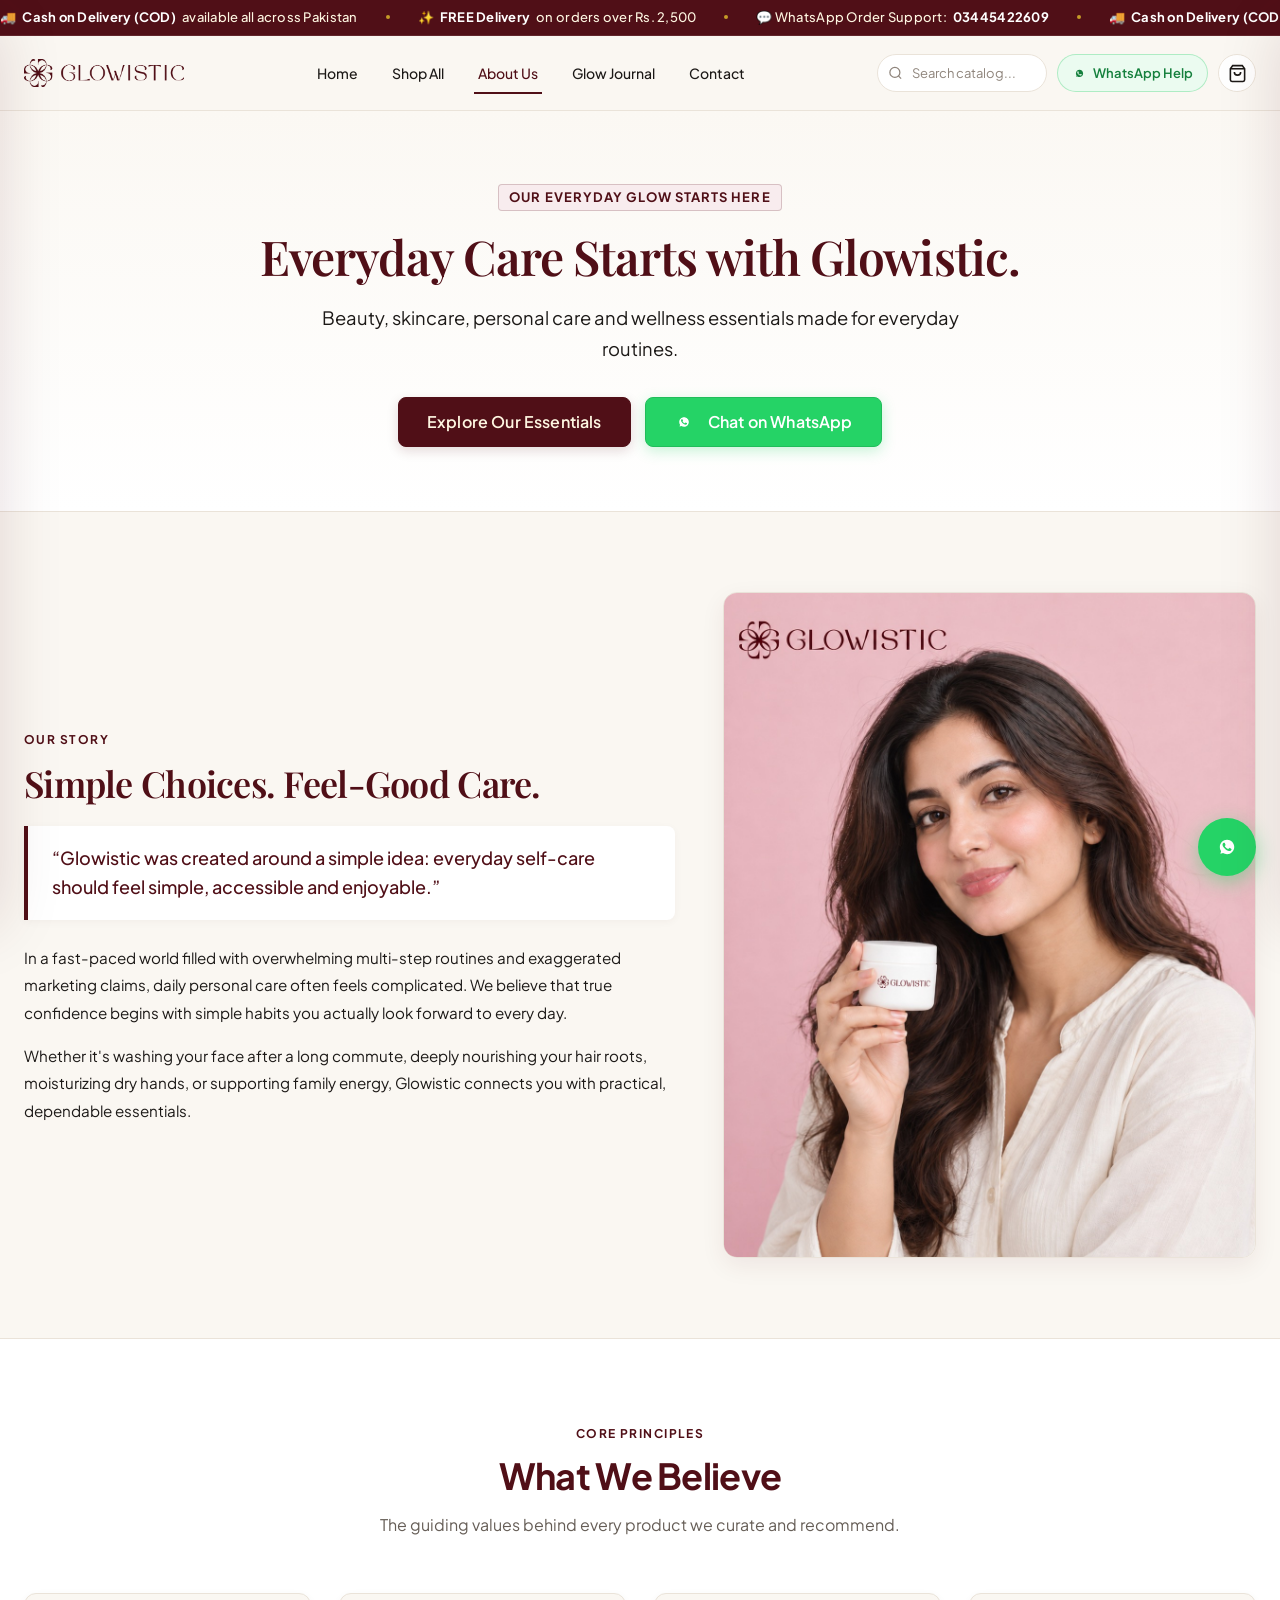
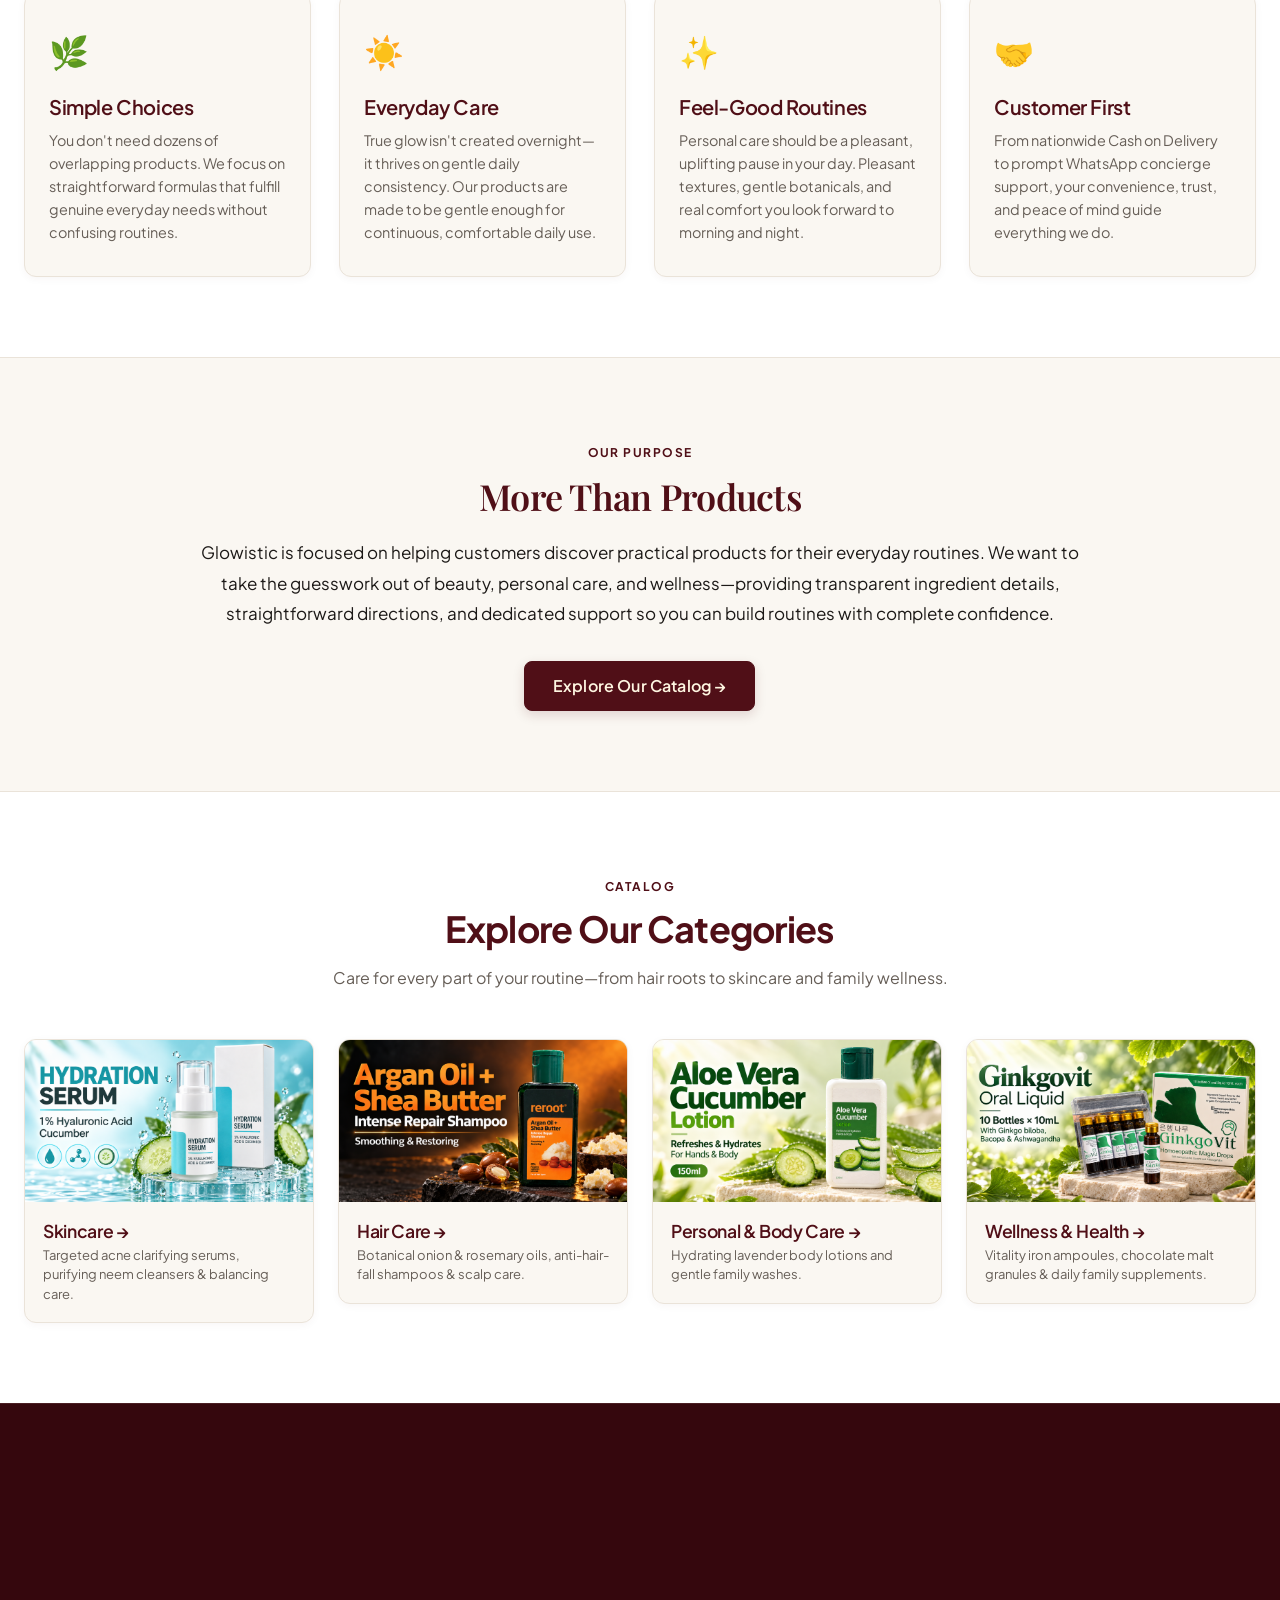
<file: about.html>
<!DOCTYPE html>
<html lang="en">
<head>
  <meta charset="UTF-8" />
  <meta name="viewport" content="width=device-width, initial-scale=1.0" />
  <title>About Us — Everyday Care Starts with Glowistic</title>
  <meta name="description" content="Learn about Glowistic — beauty, skincare, personal care and wellness essentials made for everyday routines in Pakistan." />
  <link rel="canonical" href="https://www.glowisticpk.com/about" />
  <link rel="icon" type="image/png" href="assets/brand/favicon.png" />
  <link rel="icon" type="image/svg+xml" href="assets/brand/favicon.svg" />
  <link rel="apple-touch-icon" href="assets/brand/logo-stacked-burgundy.png" />
  
  <!-- Open Graph / Social Sharing -->
  <meta property="og:site_name" content="Glowistic" />
  <meta property="og:type" content="website" />
  <meta property="og:title" content="About Us — Everyday Care Starts with Glowistic" />
  <meta property="og:description" content="Learn about Glowistic — beauty, skincare, personal care and wellness essentials made for everyday routines in Pakistan." />
  <meta property="og:url" content="https://www.glowisticpk.com/about" />
  <meta property="og:image" content="https://www.glowisticpk.com/assets/brand/logo-burgundy.png" />

  <!-- Twitter / X Card -->
  <meta name="twitter:card" content="summary_large_image" />
  <meta name="twitter:title" content="About Us — Everyday Care Starts with Glowistic" />
  <meta name="twitter:description" content="Learn about Glowistic — beauty, skincare, personal care and wellness essentials made for everyday routines in Pakistan." />
  <meta name="twitter:image" content="https://www.glowisticpk.com/assets/brand/logo-burgundy.png" />

  <!-- Performance & Fonts Preconnect -->
  <link rel="preconnect" href="https://fonts.googleapis.com" />
  <link rel="preconnect" href="https://fonts.gstatic.com" crossorigin />
  <link rel="stylesheet" href="https://fonts.googleapis.com/css2?family=Playfair+Display:ital,wght@0,400..700;1,400..700&family=Plus+Jakarta+Sans:wght@300;400;500;600;700;800&display=swap" />

  <!-- Stylesheets -->
  <link rel="stylesheet" href="css/main.css" />
  <link rel="stylesheet" href="css/components.css" />
  <link rel="stylesheet" href="css/cursor.css" />
  <script type="application/ld+json">
{
  "@context": "https://schema.org",
  "@type": "AboutPage",
  "name": "About Glowistic — Everyday Care Starts with Glowistic",
  "description": "Beauty, skincare, personal care and wellness essentials made for everyday routines in Pakistan.",
  "url": "https://www.glowisticpk.com/about"
}
  </script>
</head>
<body data-page="about">

  <div class="announcement-bar" role="region" aria-label="Store Announcement">
    <div class="announcement-marquee">
      <div class="announcement-marquee-track">
        <div class="announcement-marquee-group">
          
        <span class="announcement-item">🚚 <strong>Cash on Delivery (COD)</strong> available all across Pakistan</span>
        <span class="announcement-dot" aria-hidden="true"></span>
        <span class="announcement-item">✨ <strong>FREE Delivery</strong> on orders over Rs. 2,500</span>
        <span class="announcement-dot" aria-hidden="true"></span>
        <span class="announcement-item">💬 WhatsApp Order Support: <strong>03445422609</strong></span>
        <span class="announcement-dot" aria-hidden="true"></span>
          
        <span class="announcement-item">🚚 <strong>Cash on Delivery (COD)</strong> available all across Pakistan</span>
        <span class="announcement-dot" aria-hidden="true"></span>
        <span class="announcement-item">✨ <strong>FREE Delivery</strong> on orders over Rs. 2,500</span>
        <span class="announcement-dot" aria-hidden="true"></span>
        <span class="announcement-item">💬 WhatsApp Order Support: <strong>03445422609</strong></span>
        <span class="announcement-dot" aria-hidden="true"></span>
          
        <span class="announcement-item">🚚 <strong>Cash on Delivery (COD)</strong> available all across Pakistan</span>
        <span class="announcement-dot" aria-hidden="true"></span>
        <span class="announcement-item">✨ <strong>FREE Delivery</strong> on orders over Rs. 2,500</span>
        <span class="announcement-dot" aria-hidden="true"></span>
        <span class="announcement-item">💬 WhatsApp Order Support: <strong>03445422609</strong></span>
        <span class="announcement-dot" aria-hidden="true"></span>
        </div>
        <div class="announcement-marquee-group" aria-hidden="true">
          
        <span class="announcement-item">🚚 <strong>Cash on Delivery (COD)</strong> available all across Pakistan</span>
        <span class="announcement-dot" aria-hidden="true"></span>
        <span class="announcement-item">✨ <strong>FREE Delivery</strong> on orders over Rs. 2,500</span>
        <span class="announcement-dot" aria-hidden="true"></span>
        <span class="announcement-item">💬 WhatsApp Order Support: <strong>03445422609</strong></span>
        <span class="announcement-dot" aria-hidden="true"></span>
          
        <span class="announcement-item">🚚 <strong>Cash on Delivery (COD)</strong> available all across Pakistan</span>
        <span class="announcement-dot" aria-hidden="true"></span>
        <span class="announcement-item">✨ <strong>FREE Delivery</strong> on orders over Rs. 2,500</span>
        <span class="announcement-dot" aria-hidden="true"></span>
        <span class="announcement-item">💬 WhatsApp Order Support: <strong>03445422609</strong></span>
        <span class="announcement-dot" aria-hidden="true"></span>
          
        <span class="announcement-item">🚚 <strong>Cash on Delivery (COD)</strong> available all across Pakistan</span>
        <span class="announcement-dot" aria-hidden="true"></span>
        <span class="announcement-item">✨ <strong>FREE Delivery</strong> on orders over Rs. 2,500</span>
        <span class="announcement-dot" aria-hidden="true"></span>
        <span class="announcement-item">💬 WhatsApp Order Support: <strong>03445422609</strong></span>
        <span class="announcement-dot" aria-hidden="true"></span>
        </div>
      </div>
    </div>
  </div>

  <header class="site-header">
    <div class="container header-inner">
      <button type="button" class="mobile-menu-toggle header-icon-btn" aria-label="Open Navigation Menu">
        <svg width="22" height="22" viewBox="0 0 24 24" fill="none" stroke="currentColor" stroke-width="2"><path d="M4 6h16M4 12h16M4 18h16"/></svg>
      </button>

      <a href="index.html" class="header-brand" aria-label="Glowistic Home">
        <img src="assets/brand/logo-burgundy.png" alt="Glowistic" class="header-logo" width="160" height="32" />
      </a>

      <nav class="header-nav" aria-label="Main Navigation">
        <a href="index.html" class="nav-link "><span>Home</span></a>
        <a href="shop.html" class="nav-link "><span>Shop All</span></a>
        <a href="about.html" class="nav-link is-active"><span>About Us</span></a>
        <a href="blog.html" class="nav-link "><span>Glow Journal</span></a>
        <a href="contact.html" class="nav-link "><span>Contact</span></a>
      </nav>

      <div class="header-actions">
        <div class="search-container" id="global-search-container">
          <div class="search-input-wrap">
            <span class="search-icon-inside" aria-hidden="true">
              <svg width="15" height="15" viewBox="0 0 24 24" fill="none" stroke="currentColor" stroke-width="2"><circle cx="11" cy="11" r="8"/><path d="m21 21-4.35-4.35"/></svg>
            </span>
            <input type="text" id="global-search-input" class="search-input" placeholder="Search catalog..." autocomplete="off" aria-label="Search catalog" />
          </div>
          <div id="search-results-dropdown" class="search-results-dropdown"></div>
        </div>

        <a href="https://wa.me/923445422609?text=Hi%20Glowistic%2C%20I%20would%20like%20to%20know%20more%20about%20your%20products." target="_blank" rel="noopener noreferrer" class="header-whatsapp-cta" aria-label="WhatsApp Help">
          <svg width="15" height="15" viewBox="0 0 24 24" fill="currentColor" aria-hidden="true"><path d="M12.031 6.172c-3.181 0-5.767 2.586-5.768 5.766-.001 1.298.38 2.27 1.019 3.287l-.582 2.128 2.182-.573c.978.58 1.911.928 3.145.929 3.178 0 5.767-2.587 5.768-5.766.001-3.187-2.575-5.77-5.764-5.771zm3.392 8.244c-.144.405-.837.774-1.17.824-.312.045-.694.072-2.148-.535-1.745-.73-2.868-2.52-2.955-2.637-.088-.117-.714-.95-.714-1.815 0-.865.452-1.291.614-1.468.162-.177.353-.221.471-.221.118 0 .235.001.338.006.109.006.255-.041.399.303.147.353.501 1.22.545 1.308.044.088.073.191.015.308-.059.117-.088.19-.177.293-.088.103-.186.23-.265.31-.088.088-.181.185-.078.361.103.176.458.756.983 1.225.677.604 1.248.791 1.425.879.176.088.279.074.382-.044.103-.118.441-.515.559-.691.118-.176.235-.147.397-.088.162.059 1.03.486 1.206.574.177.088.294.132.338.206.044.074.044.428-.1.833z"/></svg>
          <span>WhatsApp Help</span>
        </a>

        <a href="cart.html" class="header-icon-btn cart-toggle-btn" aria-label="Shopping Cart">
          <svg width="19" height="19" viewBox="0 0 24 24" fill="none" stroke="currentColor" stroke-width="2"><path d="M6 2 3 6v14a2 2 0 0 0 2 2h14a2 2 0 0 0 2-2V6l-3-4Z"/><path d="M3 6h18"/><path d="M16 10a4 4 0 0 1-8 0"/></svg>
          <span class="cart-count-badge">0</span>
        </a>
      </div>
    </div>
  </header>

  <div class="mobile-nav-overlay"></div>
  <aside id="mobile-nav-drawer" class="mobile-nav-drawer" aria-label="Mobile Navigation">
    <div class="mobile-nav-header">
      <img src="assets/brand/logo-burgundy.png" alt="Glowistic" class="mobile-nav-logo" width="160" height="34" />
      <button type="button" class="mobile-nav-close" aria-label="Close Mobile Navigation">&times;</button>
    </div>
    <div class="mobile-nav-body">
      <nav class="mobile-nav-links">
        <a href="index.html" class="mobile-nav-link ">Home</a>
        <a href="shop.html" class="mobile-nav-link ">Shop All</a>
        <a href="about.html" class="mobile-nav-link is-active">About Us</a>
        <a href="blog.html" class="mobile-nav-link ">Glow Journal</a>
        <a href="contact.html" class="mobile-nav-link ">Contact</a>
      </nav>
    </div>
    <div class="mobile-nav-footer">
      <a href="https://wa.me/923445422609?text=Hi%20Glowistic%2C%20I%20would%20like%20to%20know%20more%20about%20your%20products." target="_blank" rel="noopener noreferrer" class="btn btn-whatsapp btn-block">
        💬 Order via WhatsApp (03445422609)
      </a>
    </div>
  </aside>

  <!-- SECTION 1: HERO -->
  <section class="about-hero-section" style="background: linear-gradient(180deg, #FBF8F3 0%, var(--color-surface) 100%); border-bottom: 1px solid var(--color-border); padding: 72px 0 64px;">
    <div class="container container-narrow" style="text-align: center;">
      <span class="badge badge-burgundy" style="margin-bottom: 18px; font-size: 0.8125rem; letter-spacing: 0.08em;">Our Everyday Glow Starts Here</span>
      <h1 style="font-size: 3rem; color: var(--color-primary); line-height: 1.15; margin-bottom: 18px; font-family: var(--font-serif); font-weight: 600;">
        Everyday Care Starts with Glowistic.
      </h1>
      <p style="font-size: 1.15rem; color: var(--color-text); line-height: 1.7; max-width: 680px; margin: 0 auto 32px; font-weight: 400;">
        Beauty, skincare, personal care and wellness essentials made for everyday routines.
      </p>
      <div style="display: flex; gap: 14px; justify-content: center; flex-wrap: wrap;">
        <a href="shop.html" class="btn btn-primary btn-lg">Explore Our Essentials</a>
        <a href="https://wa.me/923445422609?text=Hi%20Glowistic%2C%20I%20would%20like%20to%20know%20more%20about%20your%20products." target="_blank" rel="noopener noreferrer" class="btn btn-whatsapp btn-lg">
          <svg width="20" height="20" viewBox="0 0 24 24" fill="currentColor" style="margin-right: 6px;"><path d="M12.031 6.172c-3.181 0-5.767 2.586-5.768 5.766-.001 1.298.38 2.27 1.019 3.287l-.582 2.128 2.182-.573c.978.58 1.911.928 3.145.929 3.178 0 5.767-2.587 5.768-5.766.001-3.187-2.575-5.77-5.764-5.771zm3.392 8.244c-.144.405-.837.774-1.17.824-.312.045-.694.072-2.148-.535-1.745-.73-2.868-2.52-2.955-2.637-.088-.117-.714-.95-.714-1.815 0-.865.452-1.291.614-1.468.162-.177.353-.221.471-.221.118 0 .235.001.338.006.109.006.255-.041.399.303.147.353.501 1.22.545 1.308.044.088.073.191.015.308-.059.117-.088.19-.177.293-.088.103-.186.23-.265.31-.088.088-.181.185-.078.361.103.176.458.756.983 1.225.677.604 1.248.791 1.425.879.176.088.279.074.382-.044.103-.118.441-.515.559-.691.118-.176.235-.147.397-.088.162.059 1.03.486 1.206.574.177.088.294.132.338.206.044.074.044.428-.1.833z"/></svg>
          Chat on WhatsApp
        </a>
      </div>
    </div>
  </section>

  <!-- SECTION 2: OUR STORY -->
  <section class="section-padding" style="background-color: var(--color-bg); padding: 80px 0;">
    <div class="container">
      <div style="display: grid; grid-template-columns: 1.1fr 0.9fr; gap: 48px; align-items: center;" class="about-story-grid">
        <style>
          @media (max-width: 860px) {
            .about-story-grid { grid-template-columns: 1fr !important; }
          }
        </style>
        <div>
          <span class="section-tag" style="margin-bottom: 12px; display: inline-block;">Our Story</span>
          <h2 style="font-size: 2.25rem; color: var(--color-primary); line-height: 1.25; margin-bottom: 20px; font-family: var(--font-serif); font-weight: 600;">
            Simple Choices. Feel-Good Care.
          </h2>
          <div style="background: var(--color-surface); border-left: 4px solid var(--color-primary); padding: 18px 24px; border-radius: 0 8px 8px 0; margin-bottom: 24px; box-shadow: var(--shadow-sm);">
            <p style="font-size: 1.125rem; color: var(--color-primary); font-weight: 500; line-height: 1.6; margin: 0;">
              &ldquo;Glowistic was created around a simple idea: everyday self-care should feel simple, accessible and enjoyable.&rdquo;
            </p>
          </div>
          <p style="font-size: 0.95rem; color: var(--color-text); line-height: 1.8; margin-bottom: 16px;">
            In a fast-paced world filled with overwhelming multi-step routines and exaggerated marketing claims, daily personal care often feels complicated. We believe that true confidence begins with simple habits you actually look forward to every day.
          </p>
          <p style="font-size: 0.95rem; color: var(--color-text); line-height: 1.8;">
            Whether it's washing your face after a long commute, deeply nourishing your hair roots, moisturizing dry hands, or supporting family energy, Glowistic connects you with practical, dependable essentials.
          </p>
        </div>
        <div>
          <img src="assets/brand/glowistic-main-model.png" alt="Glowistic radiant skin beauty portrait" style="width: 100%; border-radius: 14px; border: 1px solid var(--color-border); box-shadow: var(--shadow-md); aspect-ratio: 4 / 5; object-fit: cover; object-position: center top;" />
        </div>
      </div>
    </div>
  </section>

  <!-- SECTION 3: WHAT WE BELIEVE (4 PRINCIPLES) -->
  <section class="section-padding" style="background-color: var(--color-surface); border-top: 1px solid var(--color-border); border-bottom: 1px solid var(--color-border); padding: 80px 0;">
    <div class="container">
      <div class="section-header" style="text-align: center; margin-bottom: 56px;">
        <span class="section-tag">Core Principles</span>
        <h2 class="section-title">What We Believe</h2>
        <p class="section-desc">The guiding values behind every product we curate and recommend.</p>
      </div>

      <div style="display: grid; grid-template-columns: repeat(auto-fit, minmax(260px, 1fr)); gap: 28px;">
        <div style="background: var(--color-bg); border: 1px solid var(--color-border); border-radius: 12px; padding: 32px 24px; box-shadow: var(--shadow-sm);">
          <div style="font-size: 2rem; margin-bottom: 16px;">🌿</div>
          <h3 style="font-size: 1.25rem; color: var(--color-primary); margin-bottom: 10px; font-weight: 600;">Simple Choices</h3>
          <p style="font-size: 0.9rem; color: var(--color-text-muted); line-height: 1.6; margin: 0;">
            You don't need dozens of overlapping products. We focus on straightforward formulas that fulfill genuine everyday needs without confusing routines.
          </p>
        </div>

        <div style="background: var(--color-bg); border: 1px solid var(--color-border); border-radius: 12px; padding: 32px 24px; box-shadow: var(--shadow-sm);">
          <div style="font-size: 2rem; margin-bottom: 16px;">☀️</div>
          <h3 style="font-size: 1.25rem; color: var(--color-primary); margin-bottom: 10px; font-weight: 600;">Everyday Care</h3>
          <p style="font-size: 0.9rem; color: var(--color-text-muted); line-height: 1.6; margin: 0;">
            True glow isn't created overnight—it thrives on gentle daily consistency. Our products are made to be gentle enough for continuous, comfortable daily use.
          </p>
        </div>

        <div style="background: var(--color-bg); border: 1px solid var(--color-border); border-radius: 12px; padding: 32px 24px; box-shadow: var(--shadow-sm);">
          <div style="font-size: 2rem; margin-bottom: 16px;">✨</div>
          <h3 style="font-size: 1.25rem; color: var(--color-primary); margin-bottom: 10px; font-weight: 600;">Feel-Good Routines</h3>
          <p style="font-size: 0.9rem; color: var(--color-text-muted); line-height: 1.6; margin: 0;">
            Personal care should be a pleasant, uplifting pause in your day. Pleasant textures, gentle botanicals, and real comfort you look forward to morning and night.
          </p>
        </div>

        <div style="background: var(--color-bg); border: 1px solid var(--color-border); border-radius: 12px; padding: 32px 24px; box-shadow: var(--shadow-sm);">
          <div style="font-size: 2rem; margin-bottom: 16px;">🤝</div>
          <h3 style="font-size: 1.25rem; color: var(--color-primary); margin-bottom: 10px; font-weight: 600;">Customer First</h3>
          <p style="font-size: 0.9rem; color: var(--color-text-muted); line-height: 1.6; margin: 0;">
            From nationwide Cash on Delivery to prompt WhatsApp concierge support, your convenience, trust, and peace of mind guide everything we do.
          </p>
        </div>
      </div>
    </div>
  </section>

  <!-- SECTION 4: MORE THAN PRODUCTS -->
  <section class="section-padding" style="background-color: var(--color-bg); padding: 80px 0;">
    <div class="container container-narrow" style="text-align: center;">
      <span class="section-tag" style="margin-bottom: 12px; display: inline-block;">Our Purpose</span>
      <h2 style="font-size: 2.25rem; color: var(--color-primary); margin-bottom: 18px; font-family: var(--font-serif); font-weight: 600;">More Than Products</h2>
      <p style="font-size: 1.0625rem; color: var(--color-text); line-height: 1.8; margin-bottom: 32px;">
        Glowistic is focused on helping customers discover practical products for their everyday routines. We want to take the guesswork out of beauty, personal care, and wellness—providing transparent ingredient details, straightforward directions, and dedicated support so you can build routines with complete confidence.
      </p>
      <a href="shop.html" class="btn btn-primary btn-lg">Explore Our Catalog &rarr;</a>
    </div>
  </section>

  <!-- SECTION 5: EXPLORE OUR CATEGORIES -->
  <section class="section-padding" style="background-color: var(--color-surface); border-top: 1px solid var(--color-border); padding: 80px 0;">
    <div class="container">
      <div class="section-header" style="text-align: center; margin-bottom: 48px;">
        <span class="section-tag">Catalog</span>
        <h2 class="section-title">Explore Our Categories</h2>
        <p class="section-desc">Care for every part of your routine—from hair roots to skincare and family wellness.</p>
      </div>

      <div style="display: grid; grid-template-columns: repeat(auto-fit, minmax(260px, 1fr)); gap: 24px;">
        <a href="shop.html?category=skincare" style="text-decoration: none; color: inherit; display: block;">
          <div style="background: var(--color-bg); border: 1px solid var(--color-border); border-radius: 12px; overflow: hidden; box-shadow: var(--shadow-sm);">
            <div style="aspect-ratio: 16 / 9; overflow: hidden; background: #FAF7F2; display: flex; align-items: center; justify-content: center;">
              <img src="assets/products/hydration-serum.png" alt="Skincare Collection" style="width: 100%; height: 100%; object-fit: cover;" />
            </div>
            <div style="padding: 18px;">
              <h3 style="font-size: 1.1rem; color: var(--color-primary); margin: 0 0 4px; font-weight: 600;">Skincare &rarr;</h3>
              <p style="font-size: 0.8125rem; color: var(--color-text-muted); margin: 0; line-height: 1.5;">Targeted acne clarifying serums, purifying neem cleansers &amp; balancing care.</p>
            </div>
          </div>
        </a>

        <a href="shop.html?category=hair-care" style="text-decoration: none; color: inherit; display: block;">
          <div style="background: var(--color-bg); border: 1px solid var(--color-border); border-radius: 12px; overflow: hidden; box-shadow: var(--shadow-sm);">
            <div style="aspect-ratio: 16 / 9; overflow: hidden; background: #FAF7F2; display: flex; align-items: center; justify-content: center;">
              <img src="assets/products/reroot-argan-shea-intense-repair-shampoo-4.png" alt="Hair Care Collection" style="width: 100%; height: 100%; object-fit: cover;" />
            </div>
            <div style="padding: 18px;">
              <h3 style="font-size: 1.1rem; color: var(--color-primary); margin: 0 0 4px; font-weight: 600;">Hair Care &rarr;</h3>
              <p style="font-size: 0.8125rem; color: var(--color-text-muted); margin: 0; line-height: 1.5;">Botanical onion &amp; rosemary oils, anti-hair-fall shampoos &amp; scalp care.</p>
            </div>
          </div>
        </a>

        <a href="shop.html?category=personal-care" style="text-decoration: none; color: inherit; display: block;">
          <div style="background: var(--color-bg); border: 1px solid var(--color-border); border-radius: 12px; overflow: hidden; box-shadow: var(--shadow-sm);">
            <div style="aspect-ratio: 16 / 9; overflow: hidden; background: #FAF7F2; display: flex; align-items: center; justify-content: center;">
              <img src="assets/products/aloe-vera-cucumber-lotion-3.png" alt="Personal & Body Care" style="width: 100%; height: 100%; object-fit: cover;" />
            </div>
            <div style="padding: 18px;">
              <h3 style="font-size: 1.1rem; color: var(--color-primary); margin: 0 0 4px; font-weight: 600;">Personal &amp; Body Care &rarr;</h3>
              <p style="font-size: 0.8125rem; color: var(--color-text-muted); margin: 0; line-height: 1.5;">Hydrating lavender body lotions and gentle family washes.</p>
            </div>
          </div>
        </a>

        <a href="shop.html?category=wellness-health" style="text-decoration: none; color: inherit; display: block;">
          <div style="background: var(--color-bg); border: 1px solid var(--color-border); border-radius: 12px; overflow: hidden; box-shadow: var(--shadow-sm);">
            <div style="aspect-ratio: 16 / 9; overflow: hidden; background: #FAF7F2; display: flex; align-items: center; justify-content: center;">
              <img src="assets/products/ginkgovit-oral-liquid-3.png" alt="Wellness Collection" style="width: 100%; height: 100%; object-fit: cover;" />
            </div>
            <div style="padding: 18px;">
              <h3 style="font-size: 1.1rem; color: var(--color-primary); margin: 0 0 4px; font-weight: 600;">Wellness &amp; Health &rarr;</h3>
              <p style="font-size: 0.8125rem; color: var(--color-text-muted); margin: 0; line-height: 1.5;">Vitality iron ampoules, chocolate malt granules &amp; daily family supplements.</p>
            </div>
          </div>
        </a>
      </div>
    </div>
  </section>
  

  <!-- Final Glowistic 5-Column Footer -->
  <footer class="site-footer">
    <div class="container footer-container">
      <div class="footer-top-grid">
        <!-- Column 1: Glowistic -->
        <div class="footer-col footer-brand-col">
          <a href="index.html" class="footer-brand-link" aria-label="Glowistic Home">
            <img src="assets/brand/logo-cream.png" alt="Glowistic" class="footer-logo" width="210" height="42" />
          </a>
          <p class="footer-brand-tagline">"Our everyday glow starts here."</p>
          <p class="footer-brand-desc">
            Beauty, skincare, personal care, hair care, and wellness essentials made for everyday routines. Simple choices. Feel-good care. Products you will love using every day.
          </p>
        </div>

        <!-- Column 2: Shop -->
        <div class="footer-col">
          <h4>Shop</h4>
          <ul class="footer-links">
            <li><a href="shop.html">All Products</a></li>
            <li><a href="shop.html?category=skincare">Skincare</a></li>
            <li><a href="shop.html?category=hair-care">Hair Care</a></li>
            <li><a href="shop.html?category=personal-care">Personal Care</a></li>
            <li><a href="shop.html?category=personal-care">Body Care</a></li>
            <li><a href="shop.html?category=wellness-health">Wellness &amp; Health</a></li>
            <li><a href="shop.html?category=supplements">Supplements</a></li>
          </ul>
        </div>

        <!-- Column 3: Explore -->
        <div class="footer-col">
          <h4>Explore</h4>
          <ul class="footer-links">
            <li><a href="about.html">About Us</a></li>
            <li><a href="blog.html">The Glow Journal</a></li>
            <li><a href="contact.html">Contact Us</a></li>
            <li><a href="index.html#faq-section">FAQs</a></li>
            <li><a href="shop.html">Routine Finder</a></li>
          </ul>
        </div>

        <!-- Column 4: Customer Care -->
        <div class="footer-col">
          <h4>Customer Care</h4>
          <ul class="footer-links">
            <li><a href="contact.html">Contact Us</a></li>
            <li><a href="index.html#faq-section">FAQs</a></li>
            <li><a href="shipping-policy.html">Shipping &amp; Delivery</a></li>
            <li><a href="privacy-policy.html">Privacy Policy</a></li>
            <li><a href="terms-conditions.html">Terms &amp; Conditions</a></li>
          </ul>
        </div>

        <!-- Column 5: Connect -->
        <div class="footer-col footer-col-connect">
          <h4>Connect</h4>
          <p class="footer-connect-intro">Reach our beauty &amp; wellness concierge anytime on official channels.</p>
          <div class="footer-connect-list">
            <!-- WhatsApp -->
            <div class="footer-connect-row">
              <a href="https://wa.me/923445422609?text=Hi%20Glowistic%2C%20I%20have%20an%20inquiry%20about%20my%20order." target="_blank" rel="noopener noreferrer" class="connect-icon-badge" aria-label="WhatsApp Concierge">
                <svg width="18" height="18" viewBox="0 0 24 24" fill="none" stroke="currentColor" stroke-width="1.8" stroke-linecap="round" stroke-linejoin="round" aria-hidden="true">
                  <path d="M21 11.5a8.38 8.38 0 0 1-.9 3.8 8.5 8.5 0 0 1-7.6 4.7 8.38 8.38 0 0 1-3.8-.9L3 21l1.9-5.7a8.38 8.38 0 0 1-.9-3.8 8.5 8.5 0 0 1 4.7-7.6 8.38 8.38 0 0 1 3.8-.9h.5a8.48 8.48 0 0 1 8 8v.5z"></path>
                </svg>
              </a>
              <div class="connect-text-group">
                <a href="https://wa.me/923445422609?text=Hi%20Glowistic%2C%20I%20have%20an%20inquiry%20about%20my%20order." target="_blank" rel="noopener noreferrer" class="connect-primary-link">
                  WhatsApp Concierge
                </a>
                <a href="tel:03445422609" class="connect-secondary-link" aria-label="Call 03445422609">
                  03445422609
                </a>
              </div>
            </div>

            <!-- Instagram -->
            <a href="https://www.instagram.com/glowisticpk/?hl=en" target="_blank" rel="noopener noreferrer" class="footer-connect-row" aria-label="Instagram @glowistickpk">
              <span class="connect-icon-badge" aria-hidden="true">
                <svg width="18" height="18" viewBox="0 0 24 24" fill="none" stroke="currentColor" stroke-width="1.8" stroke-linecap="round" stroke-linejoin="round">
                  <rect x="2" y="2" width="20" height="20" rx="5" ry="5"></rect>
                  <path d="M16 11.37A4 4 0 1 1 12.63 8 4 4 0 0 1 16 11.37z"></path>
                  <line x1="17.5" y1="6.5" x2="17.51" y2="6.5"></line>
                </svg>
              </span>
              <div class="connect-text-group">
                <span class="connect-primary-text">@glowistickpk</span>
              </div>
            </a>

            <!-- Facebook -->
            <a href="https://www.facebook.com/glowisticpkofficial" target="_blank" rel="noopener noreferrer" class="footer-connect-row" aria-label="Facebook Glowistic Official">
              <span class="connect-icon-badge" aria-hidden="true">
                <svg width="18" height="18" viewBox="0 0 24 24" fill="none" stroke="currentColor" stroke-width="1.8" stroke-linecap="round" stroke-linejoin="round">
                  <path d="M18 2h-3a5 5 0 0 0-5 5v3H7v4h3v8h4v-8h3l1-4h-4V7a1 1 0 0 1 1-1h3z"></path>
                </svg>
              </span>
              <div class="connect-text-group">
                <span class="connect-primary-text">Glowistic Official</span>
              </div>
            </a>
          </div>
        </div>
      </div>

      <div class="footer-bottom-bar">
        <div class="footer-bottom-inner">
          <p class="copyright-text">&copy; 2026 Glowistic. All rights reserved.</p>
          <div class="footer-bottom-badges">
            <span class="badge-cod-footer">
              <svg width="14" height="14" viewBox="0 0 24 24" fill="none" stroke="currentColor" stroke-width="2.5" stroke-linecap="round" stroke-linejoin="round" aria-hidden="true"><polyline points="20 6 9 17 4 12"></polyline></svg>
              <span>Cash on Delivery Active</span>
            </span>
            <span class="badge-card-disabled">
              <svg width="14" height="14" viewBox="0 0 24 24" fill="none" stroke="currentColor" stroke-width="2" stroke-linecap="round" stroke-linejoin="round" aria-hidden="true"><rect x="3" y="11" width="18" height="11" rx="2" ry="2"></rect><path d="M7 11V7a5 5 0 0 1 10 0v4"></path></svg>
              <span>Card Payments Coming Soon</span>
            </span>
          </div>
        </div>
      </div>
    </div>
  </footer>

  <!-- Floating WhatsApp Helpline Button -->
  <a href="https://wa.me/923445422609?text=Hi%20Glowistic%2C%20I%20would%20like%20to%20know%20more%20about%20your%20products." 
     class="floating-whatsapp-btn" 
     target="_blank" 
     rel="noopener noreferrer" 
     aria-label="Chat with Glowistic on WhatsApp" 
     title="Chat with Glowistic on WhatsApp">
    <svg width="30" height="30" viewBox="0 0 24 24" fill="currentColor">
      <path d="M12.031 6.172c-3.181 0-5.767 2.586-5.768 5.766-.001 1.298.38 2.27 1.019 3.287l-.582 2.128 2.182-.573c.978.58 1.911.928 3.145.929 3.178 0 5.767-2.587 5.768-5.766.001-3.187-2.575-5.77-5.764-5.771zm3.392 8.244c-.144.405-.837.774-1.17.824-.312.045-.694.072-2.148-.535-1.745-.73-2.868-2.52-2.955-2.637-.088-.117-.714-.95-.714-1.815 0-.865.452-1.291.614-1.468.162-.177.353-.221.471-.221.118 0 .235.001.338.006.109.006.255-.041.399.303.147.353.501 1.22.545 1.308.044.088.073.191.015.308-.059.117-.088.19-.177.293-.088.103-.186.23-.265.31-.088.088-.181.185-.078.361.103.176.458.756.983 1.225.677.604 1.248.791 1.425.879.176.088.279.074.382-.044.103-.118.441-.515.559-.691.118-.176.235-.147.397-.088.162.059 1.03.486 1.206.574.177.088.294.132.338.206.044.074.044.428-.1.833z"/>
    </svg>
    <span class="floating-whatsapp-tooltip">Chat with us</span>
  </a>

  <!-- Slide-out Cart Drawer -->
  <div class="cart-overlay" id="cart-overlay"></div>
  <aside class="cart-drawer" id="cart-drawer" aria-label="Shopping Cart Drawer">
    <div class="cart-drawer-header">
      <h3>Your Glowistic Bag</h3>
      <button type="button" class="cart-close-btn" aria-label="Close Shopping Bag">&times;</button>
    </div>

    <div class="cart-free-shipping-box">
      <div class="free-shipping-text" id="free-delivery-text">
        Add Rs. 2,500 for <strong>FREE Delivery</strong>!
      </div>
      <div class="free-shipping-progress-bg">
        <div class="free-shipping-progress-bar" id="free-delivery-progress" style="width: 0%;"></div>
      </div>
    </div>

    <div class="cart-drawer-items" id="cart-drawer-items">
      <!-- Items dynamically populated by js/app.js -->
    </div>

    <div class="cart-drawer-empty" id="cart-drawer-empty" style="display: none;">
      <div class="empty-cart-icon">🛍️</div>
      <h4>Your bag is currently empty</h4>
      <p>Discover our clean, practical essentials for your daily routine.</p>
      <a href="shop.html" class="btn btn-primary btn-sm">Explore Products</a>
    </div>

    <div class="cart-drawer-footer" id="cart-drawer-footer">
      <div class="cart-summary-line">
        <span>Subtotal:</span>
        <strong id="cart-drawer-subtotal">Rs. 0</strong>
      </div>
      <div class="cart-summary-line">
        <span>Delivery (Cash on Delivery):</span>
        <span id="cart-drawer-delivery">Rs. 250</span>
      </div>
      <div class="cart-summary-line grand">
        <span>Total:</span>
        <strong id="cart-drawer-total">Rs. 0</strong>
      </div>
      <div class="cart-drawer-actions">
        <a href="checkout.html" class="btn btn-primary btn-block btn-lg">Proceed to Checkout &rarr;</a>
        <a href="cart.html" class="btn btn-outline btn-block btn-sm">View Full Bag</a>
        <a href="#" id="cart-drawer-whatsapp-btn" target="_blank" rel="noopener noreferrer" class="btn btn-whatsapp btn-block btn-sm">
          Order via WhatsApp (03445422609)
        </a>
      </div>
    </div>
  </aside>

  <!-- Card Payments Modal -->
  <div class="modal-overlay" id="card-payments-modal" style="display: none; position: fixed; inset: 0; background: rgba(80, 15, 23, 0.45); backdrop-filter: blur(4px); z-index: 100000; align-items: center; justify-content: center; padding: 20px;">
    <div style="background: var(--color-surface); border: 1px solid var(--color-border); border-radius: 14px; max-width: 440px; width: 100%; padding: 32px 24px; text-align: center; box-shadow: var(--shadow-xl); position: relative;">
      <button type="button" class="modal-close-btn" id="close-card-modal-btn" style="position: absolute; top: 14px; right: 14px; background: none; border: none; font-size: 1.5rem; cursor: pointer; color: var(--color-text-muted);">&times;</button>
      <div style="width: 56px; height: 56px; border-radius: 50%; background: #FDF2E9; color: #D35400; font-size: 1.6rem; display: flex; align-items: center; justify-content: center; margin: 0 auto 16px;">🔒</div>
      <h3 style="font-family: var(--font-heading); color: var(--color-primary); font-size: 1.35rem; margin-bottom: 10px;">Card Payments Coming Soon</h3>
      <p style="color: var(--color-text-muted); font-size: 0.9375rem; line-height: 1.6; margin-bottom: 24px;">
        We're working on secure online card payments.<br/>
        For now, you can place your order using Cash on Delivery or contact us on WhatsApp.
      </p>
      <div style="display: flex; gap: 10px; justify-content: center; flex-wrap: wrap;">
        <a href="https://wa.me/923445422609?text=Hi%20Glowistic%2C%20I%20have%20an%20inquiry%20about%20ordering%20and%20payments." target="_blank" rel="noopener noreferrer" class="btn btn-whatsapp btn-sm">
          💬 Chat on WhatsApp
        </a>
        <button type="button" class="btn btn-outline btn-sm" id="dismiss-card-modal-btn">Close</button>
      </div>
    </div>
  </div>

  <!-- Subtle Circular Cursor Elements -->
  <div class="glowistic-cursor-dot" id="cursor-dot"></div>
  <div class="glowistic-cursor-ring" id="cursor-ring"></div>

  <!-- Scripts -->
  <script type="module" src="js/app.js"></script>
</body>
</html>
</file>
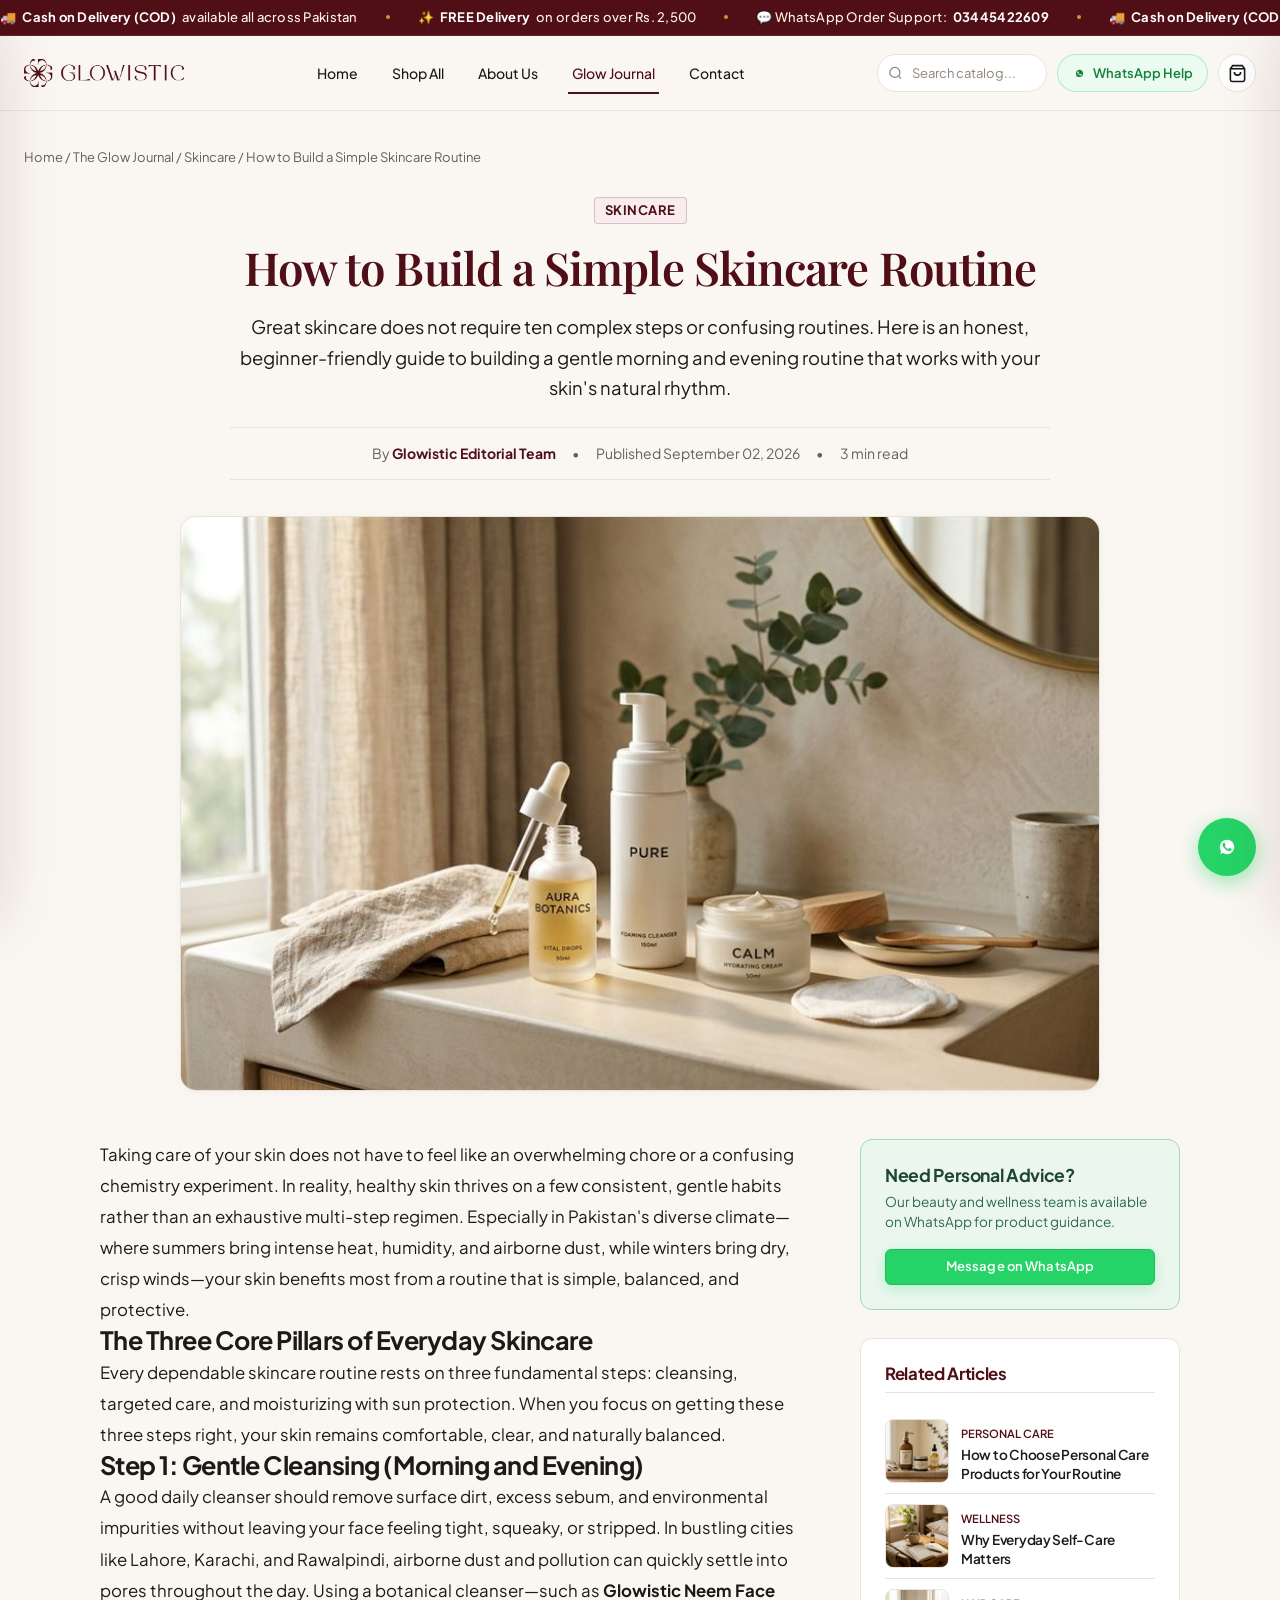
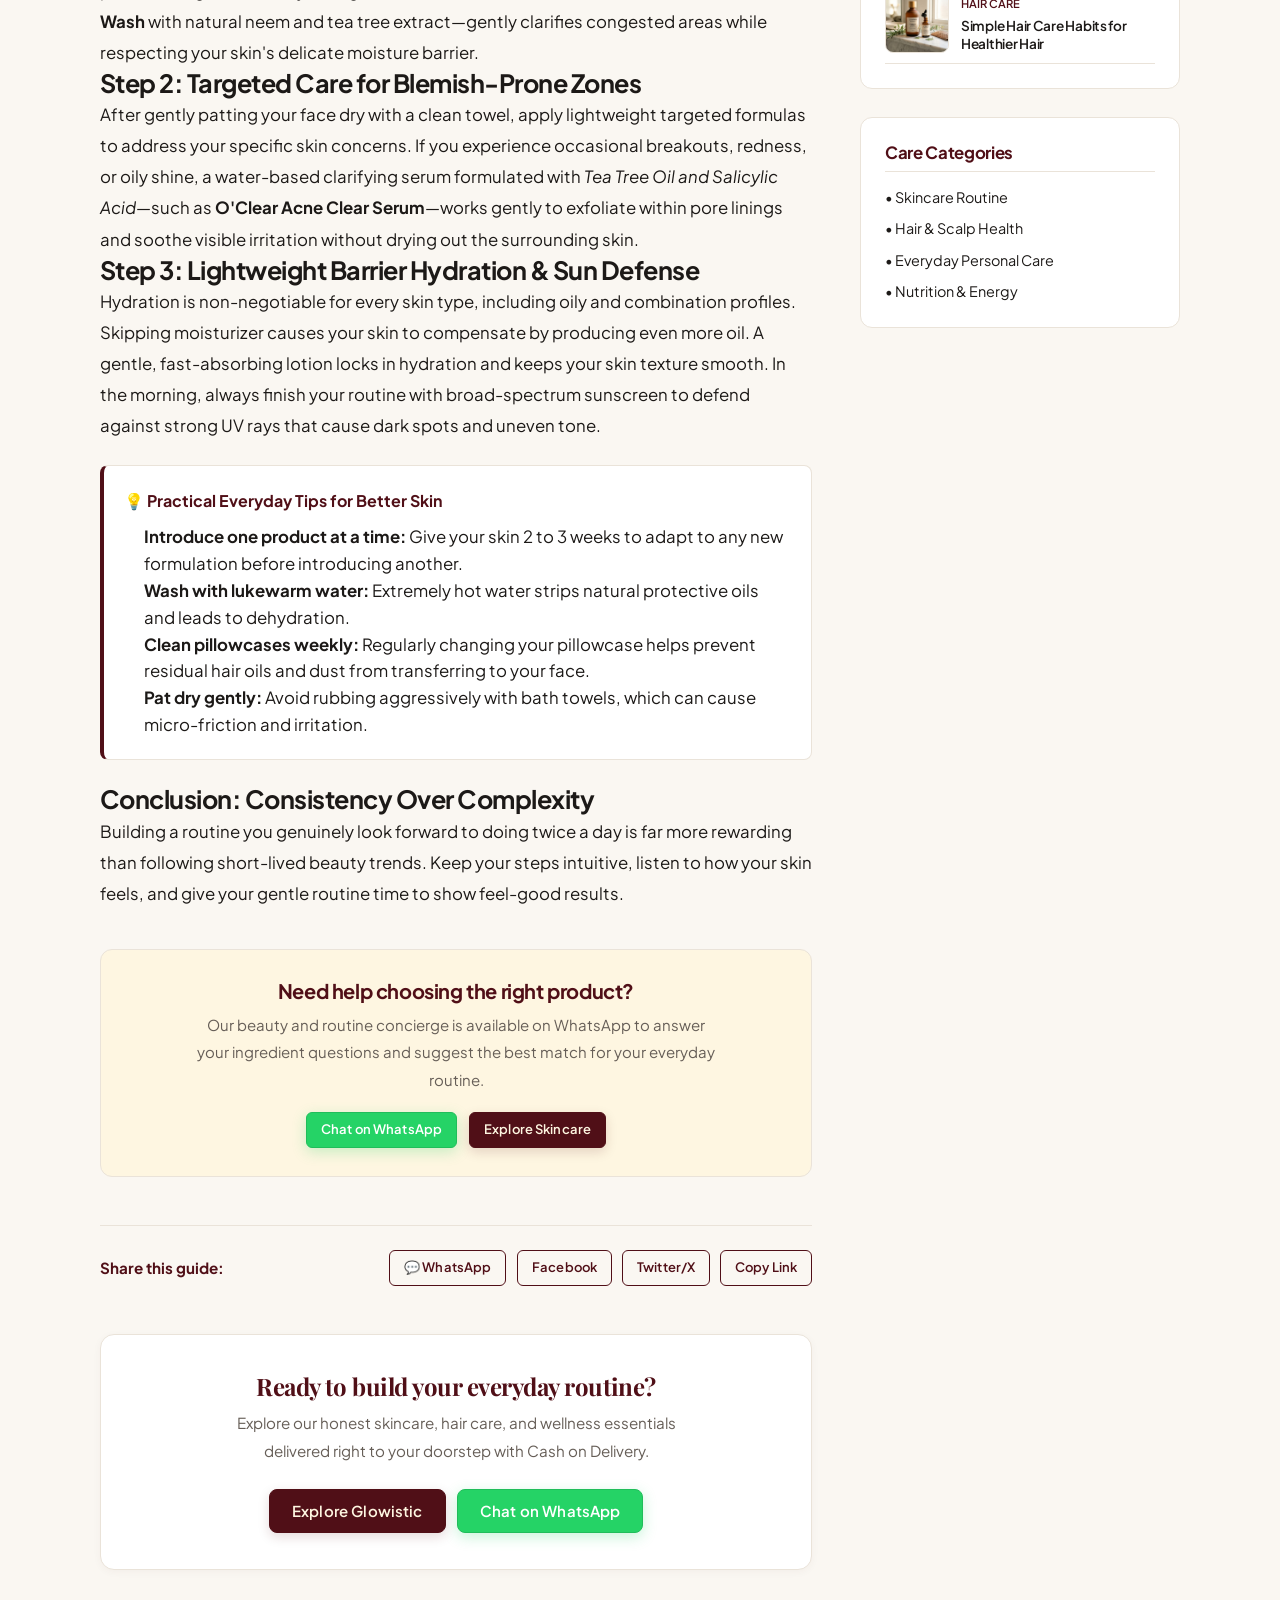
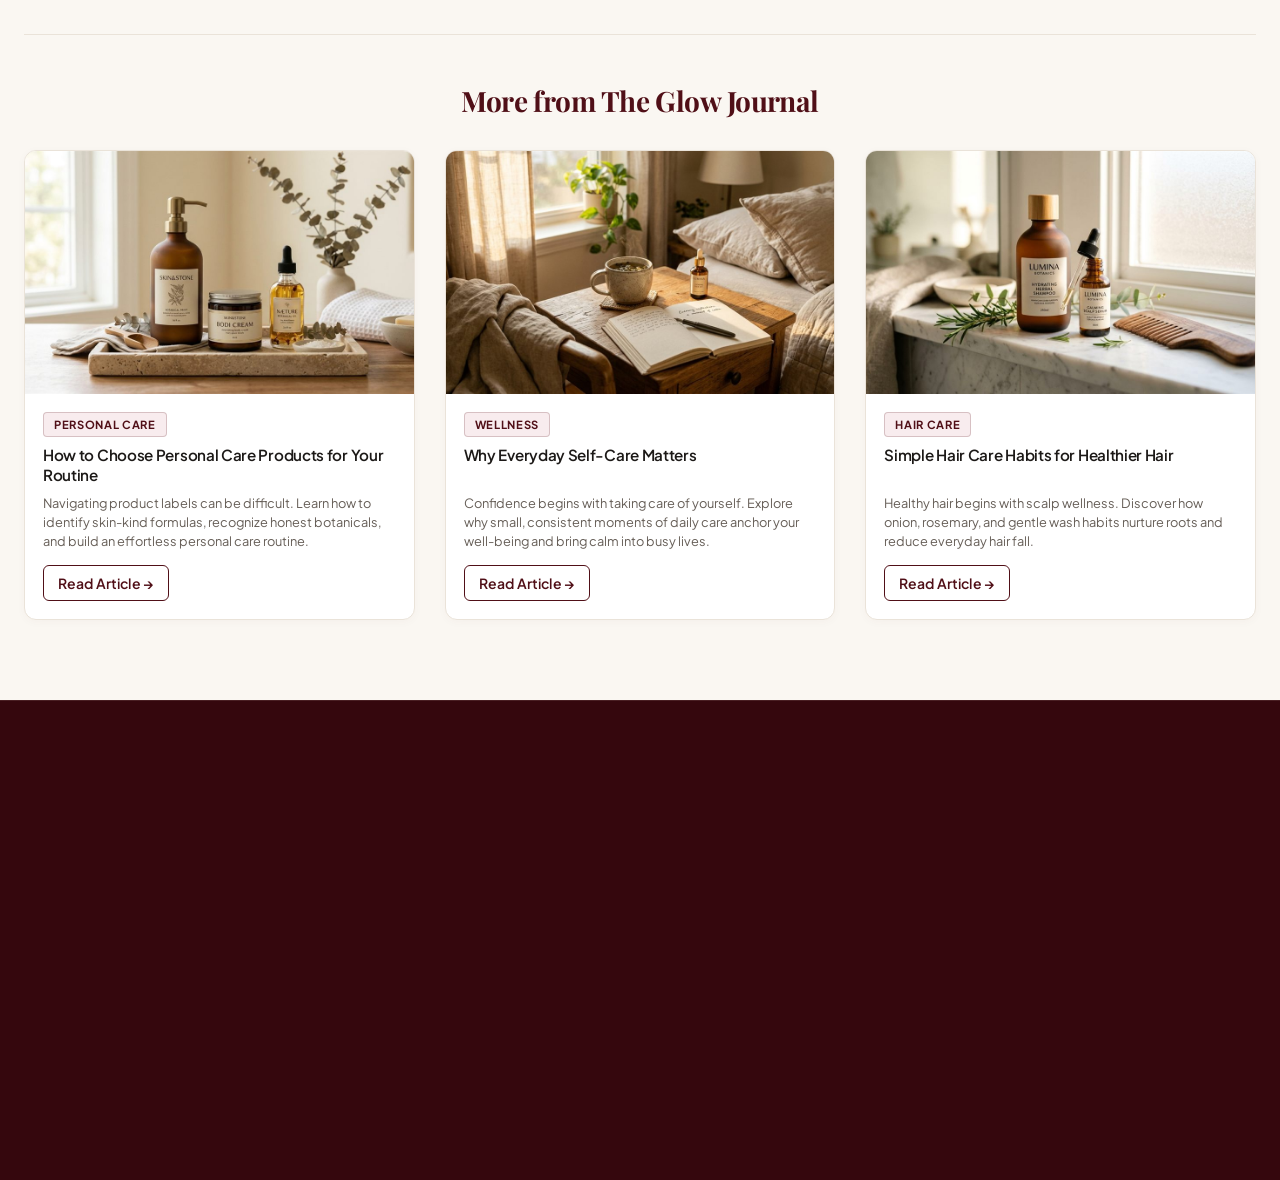
<file: article.html>
<!DOCTYPE html>
<html lang="en">
<head>
  <meta charset="UTF-8" />
  <meta name="viewport" content="width=device-width, initial-scale=1.0" />
  <title>How to Build a Simple Skincare Routine | The Glow Journal | The Glow Journal</title>
  <meta name="description" content="Learn how to build an effective morning and evening skincare routine with gentle cleansing, targeted clarifying care, and lightweight barrier hydration suited for Pakistan's climate." />
  <link rel="canonical" href="https://www.glowisticpk.com/blog/how-to-build-a-simple-skincare-routine" />
  <link rel="icon" type="image/png" href="assets/brand/favicon.png" />
  <link rel="icon" type="image/svg+xml" href="assets/brand/favicon.svg" />
  <link rel="apple-touch-icon" href="assets/brand/logo-stacked-burgundy.png" />
  
  <!-- Open Graph / Social Sharing -->
  <meta property="og:site_name" content="Glowistic" />
  <meta property="og:type" content="website" />
  <meta property="og:title" content="How to Build a Simple Skincare Routine | The Glow Journal | The Glow Journal" />
  <meta property="og:description" content="Learn how to build an effective morning and evening skincare routine with gentle cleansing, targeted clarifying care, and lightweight barrier hydration suited for Pakistan's climate." />
  <meta property="og:url" content="https://www.glowisticpk.com/blog/how-to-build-a-simple-skincare-routine" />
  <meta property="og:image" content="https://www.glowisticpk.com/assets/blog/skincare-routine.jpg" />

  <!-- Twitter / X Card -->
  <meta name="twitter:card" content="summary_large_image" />
  <meta name="twitter:title" content="How to Build a Simple Skincare Routine | The Glow Journal | The Glow Journal" />
  <meta name="twitter:description" content="Learn how to build an effective morning and evening skincare routine with gentle cleansing, targeted clarifying care, and lightweight barrier hydration suited for Pakistan's climate." />
  <meta name="twitter:image" content="https://www.glowisticpk.com/assets/blog/skincare-routine.jpg" />

  <!-- Performance & Fonts Preconnect -->
  <link rel="preconnect" href="https://fonts.googleapis.com" />
  <link rel="preconnect" href="https://fonts.gstatic.com" crossorigin />
  <link rel="stylesheet" href="https://fonts.googleapis.com/css2?family=Playfair+Display:ital,wght@0,400..700;1,400..700&family=Plus+Jakarta+Sans:wght@300;400;500;600;700;800&display=swap" />

  <!-- Stylesheets -->
  <link rel="stylesheet" href="css/main.css" />
  <link rel="stylesheet" href="css/components.css" />
  <link rel="stylesheet" href="css/cursor.css" />
  <script type="application/ld+json">
{
  "@context": "https://schema.org",
  "@type": "Article",
  "headline": "How to Build a Simple Skincare Routine",
  "description": "Learn how to build an effective morning and evening skincare routine with gentle cleansing, targeted clarifying care, and lightweight barrier hydration suited for Pakistan's climate.",
  "image": "https://www.glowisticpk.com/assets/blog/skincare-routine.jpg",
  "author": {
    "@type": "Organization",
    "name": "Glowistic Editorial Team"
  },
  "publisher": {
    "@type": "Organization",
    "name": "Glowistic"
  }
}
  </script>
</head>
<body data-page="article">

  <div class="announcement-bar" role="region" aria-label="Store Announcement">
    <div class="announcement-marquee">
      <div class="announcement-marquee-track">
        <div class="announcement-marquee-group">
          
        <span class="announcement-item">🚚 <strong>Cash on Delivery (COD)</strong> available all across Pakistan</span>
        <span class="announcement-dot" aria-hidden="true"></span>
        <span class="announcement-item">✨ <strong>FREE Delivery</strong> on orders over Rs. 2,500</span>
        <span class="announcement-dot" aria-hidden="true"></span>
        <span class="announcement-item">💬 WhatsApp Order Support: <strong>03445422609</strong></span>
        <span class="announcement-dot" aria-hidden="true"></span>
          
        <span class="announcement-item">🚚 <strong>Cash on Delivery (COD)</strong> available all across Pakistan</span>
        <span class="announcement-dot" aria-hidden="true"></span>
        <span class="announcement-item">✨ <strong>FREE Delivery</strong> on orders over Rs. 2,500</span>
        <span class="announcement-dot" aria-hidden="true"></span>
        <span class="announcement-item">💬 WhatsApp Order Support: <strong>03445422609</strong></span>
        <span class="announcement-dot" aria-hidden="true"></span>
          
        <span class="announcement-item">🚚 <strong>Cash on Delivery (COD)</strong> available all across Pakistan</span>
        <span class="announcement-dot" aria-hidden="true"></span>
        <span class="announcement-item">✨ <strong>FREE Delivery</strong> on orders over Rs. 2,500</span>
        <span class="announcement-dot" aria-hidden="true"></span>
        <span class="announcement-item">💬 WhatsApp Order Support: <strong>03445422609</strong></span>
        <span class="announcement-dot" aria-hidden="true"></span>
        </div>
        <div class="announcement-marquee-group" aria-hidden="true">
          
        <span class="announcement-item">🚚 <strong>Cash on Delivery (COD)</strong> available all across Pakistan</span>
        <span class="announcement-dot" aria-hidden="true"></span>
        <span class="announcement-item">✨ <strong>FREE Delivery</strong> on orders over Rs. 2,500</span>
        <span class="announcement-dot" aria-hidden="true"></span>
        <span class="announcement-item">💬 WhatsApp Order Support: <strong>03445422609</strong></span>
        <span class="announcement-dot" aria-hidden="true"></span>
          
        <span class="announcement-item">🚚 <strong>Cash on Delivery (COD)</strong> available all across Pakistan</span>
        <span class="announcement-dot" aria-hidden="true"></span>
        <span class="announcement-item">✨ <strong>FREE Delivery</strong> on orders over Rs. 2,500</span>
        <span class="announcement-dot" aria-hidden="true"></span>
        <span class="announcement-item">💬 WhatsApp Order Support: <strong>03445422609</strong></span>
        <span class="announcement-dot" aria-hidden="true"></span>
          
        <span class="announcement-item">🚚 <strong>Cash on Delivery (COD)</strong> available all across Pakistan</span>
        <span class="announcement-dot" aria-hidden="true"></span>
        <span class="announcement-item">✨ <strong>FREE Delivery</strong> on orders over Rs. 2,500</span>
        <span class="announcement-dot" aria-hidden="true"></span>
        <span class="announcement-item">💬 WhatsApp Order Support: <strong>03445422609</strong></span>
        <span class="announcement-dot" aria-hidden="true"></span>
        </div>
      </div>
    </div>
  </div>

  <header class="site-header">
    <div class="container header-inner">
      <button type="button" class="mobile-menu-toggle header-icon-btn" aria-label="Open Navigation Menu">
        <svg width="22" height="22" viewBox="0 0 24 24" fill="none" stroke="currentColor" stroke-width="2"><path d="M4 6h16M4 12h16M4 18h16"/></svg>
      </button>

      <a href="index.html" class="header-brand" aria-label="Glowistic Home">
        <img src="assets/brand/logo-burgundy.png" alt="Glowistic" class="header-logo" width="160" height="32" />
      </a>

      <nav class="header-nav" aria-label="Main Navigation">
        <a href="index.html" class="nav-link "><span>Home</span></a>
        <a href="shop.html" class="nav-link "><span>Shop All</span></a>
        <a href="about.html" class="nav-link "><span>About Us</span></a>
        <a href="blog.html" class="nav-link is-active"><span>Glow Journal</span></a>
        <a href="contact.html" class="nav-link "><span>Contact</span></a>
      </nav>

      <div class="header-actions">
        <div class="search-container" id="global-search-container">
          <div class="search-input-wrap">
            <span class="search-icon-inside" aria-hidden="true">
              <svg width="15" height="15" viewBox="0 0 24 24" fill="none" stroke="currentColor" stroke-width="2"><circle cx="11" cy="11" r="8"/><path d="m21 21-4.35-4.35"/></svg>
            </span>
            <input type="text" id="global-search-input" class="search-input" placeholder="Search catalog..." autocomplete="off" aria-label="Search catalog" />
          </div>
          <div id="search-results-dropdown" class="search-results-dropdown"></div>
        </div>

        <a href="https://wa.me/923445422609?text=Hi%20Glowistic%2C%20I%20would%20like%20to%20know%20more%20about%20your%20products." target="_blank" rel="noopener noreferrer" class="header-whatsapp-cta" aria-label="WhatsApp Help">
          <svg width="15" height="15" viewBox="0 0 24 24" fill="currentColor" aria-hidden="true"><path d="M12.031 6.172c-3.181 0-5.767 2.586-5.768 5.766-.001 1.298.38 2.27 1.019 3.287l-.582 2.128 2.182-.573c.978.58 1.911.928 3.145.929 3.178 0 5.767-2.587 5.768-5.766.001-3.187-2.575-5.77-5.764-5.771zm3.392 8.244c-.144.405-.837.774-1.17.824-.312.045-.694.072-2.148-.535-1.745-.73-2.868-2.52-2.955-2.637-.088-.117-.714-.95-.714-1.815 0-.865.452-1.291.614-1.468.162-.177.353-.221.471-.221.118 0 .235.001.338.006.109.006.255-.041.399.303.147.353.501 1.22.545 1.308.044.088.073.191.015.308-.059.117-.088.19-.177.293-.088.103-.186.23-.265.31-.088.088-.181.185-.078.361.103.176.458.756.983 1.225.677.604 1.248.791 1.425.879.176.088.279.074.382-.044.103-.118.441-.515.559-.691.118-.176.235-.147.397-.088.162.059 1.03.486 1.206.574.177.088.294.132.338.206.044.074.044.428-.1.833z"/></svg>
          <span>WhatsApp Help</span>
        </a>

        <a href="cart.html" class="header-icon-btn cart-toggle-btn" aria-label="Shopping Cart">
          <svg width="19" height="19" viewBox="0 0 24 24" fill="none" stroke="currentColor" stroke-width="2"><path d="M6 2 3 6v14a2 2 0 0 0 2 2h14a2 2 0 0 0 2-2V6l-3-4Z"/><path d="M3 6h18"/><path d="M16 10a4 4 0 0 1-8 0"/></svg>
          <span class="cart-count-badge">0</span>
        </a>
      </div>
    </div>
  </header>

  <div class="mobile-nav-overlay"></div>
  <aside id="mobile-nav-drawer" class="mobile-nav-drawer" aria-label="Mobile Navigation">
    <div class="mobile-nav-header">
      <img src="assets/brand/logo-burgundy.png" alt="Glowistic" class="mobile-nav-logo" width="160" height="34" />
      <button type="button" class="mobile-nav-close" aria-label="Close Mobile Navigation">&times;</button>
    </div>
    <div class="mobile-nav-body">
      <nav class="mobile-nav-links">
        <a href="index.html" class="mobile-nav-link ">Home</a>
        <a href="shop.html" class="mobile-nav-link ">Shop All</a>
        <a href="about.html" class="mobile-nav-link ">About Us</a>
        <a href="blog.html" class="mobile-nav-link is-active">Glow Journal</a>
        <a href="contact.html" class="mobile-nav-link ">Contact</a>
      </nav>
    </div>
    <div class="mobile-nav-footer">
      <a href="https://wa.me/923445422609?text=Hi%20Glowistic%2C%20I%20would%20like%20to%20know%20more%20about%20your%20products." target="_blank" rel="noopener noreferrer" class="btn btn-whatsapp btn-block">
        💬 Order via WhatsApp (03445422609)
      </a>
    </div>
  </aside>

  <article class="article-page-container" style="background-color: var(--color-bg); padding-top: 36px; padding-bottom: 80px;">
    <div class="container">
      <!-- Breadcrumb -->
      <div class="product-breadcrumb" style="margin-bottom: 28px;">
        <a href="index.html">Home</a> &sol; <a href="blog.html">The Glow Journal</a> &sol; <a id="article-breadcrumb-category" href="blog.html">Skincare</a> &sol; <span id="article-breadcrumb-title">How to Build a Simple Skincare Routine</span>
      </div>

      <!-- Article Header -->
      <header class="article-header" style="max-width: 820px; margin: 0 auto 36px; text-align: center;">
        <span id="article-cat-badge" class="badge badge-burgundy" style="margin-bottom: 16px; font-size: 0.8125rem; letter-spacing: 0.5px;">Skincare</span>
        <h1 id="article-title" style="font-size: 2.85rem; color: var(--color-primary); line-height: 1.2; margin-bottom: 18px; font-family: var(--font-serif); font-weight: 600;">
          How to Build a Simple Skincare Routine
        </h1>
        <p id="article-intro" style="font-size: 1.15rem; color: var(--color-text); line-height: 1.65; margin-bottom: 24px;">
          Great skincare does not require ten complex steps or confusing routines. Here is an honest, beginner-friendly guide to building a gentle morning and evening routine that works with your skin's natural rhythm.
        </p>

        <!-- Meta Bar -->
        <div style="display: flex; align-items: center; justify-content: center; gap: 16px; flex-wrap: wrap; font-size: 0.875rem; color: var(--color-text-muted); border-top: 1px solid var(--color-border); border-bottom: 1px solid var(--color-border); padding: 14px 0;">
          <span>By <strong id="article-author" style="color: var(--color-primary);">Glowistic Editorial Team</strong></span>
          <span>&bull;</span>
          <span id="article-date">September 02, 2026</span>
          <span>&bull;</span>
          <span id="article-reading-time">3 min read</span>
        </div>
      </header>

      <!-- Featured Hero Image -->
      <div style="max-width: 920px; margin: 0 auto 48px; border-radius: 16px; overflow: hidden; border: 1px solid var(--color-border); box-shadow: var(--shadow-sm); aspect-ratio: 16/10; background: #FAF7F2;">
        <img id="article-featured-img" src="assets/blog/skincare-routine.jpg" alt="Simple everyday skincare routine with gentle cleanser, clarifying serum, and lightweight moisturizer" style="width: 100%; height: 100%; object-fit: cover;" onerror="this.onerror=null; this.src='assets/blog/fallback-blog.svg';" />
      </div>

      <!-- Article Layout: Content + Desktop Sidebar -->
      <div style="display: grid; grid-template-columns: 1fr; gap: 48px; max-width: 1080px; margin: 0 auto;" class="article-body-layout">
        <style>
          @media (min-width: 960px) {
            .article-body-layout {
              grid-template-columns: 1fr 320px !important;
            }
          }
        </style>

        <!-- Main Editorial Content -->
        <div class="article-prose" style="font-size: 1.05rem; line-height: 1.85; color: var(--color-text);">
          <div id="article-body-content">
            
      <p class="article-lead">Taking care of your skin does not have to feel like an overwhelming chore or a confusing chemistry experiment. In reality, healthy skin thrives on a few consistent, gentle habits rather than an exhaustive multi-step regimen. Especially in Pakistan's diverse climate—where summers bring intense heat, humidity, and airborne dust, while winters bring dry, crisp winds—your skin benefits most from a routine that is simple, balanced, and protective.</p>

      <h2>The Three Core Pillars of Everyday Skincare</h2>
      <p>Every dependable skincare routine rests on three fundamental steps: cleansing, targeted care, and moisturizing with sun protection. When you focus on getting these three steps right, your skin remains comfortable, clear, and naturally balanced.</p>

      <h2>Step 1: Gentle Cleansing (Morning and Evening)</h2>
      <p>A good daily cleanser should remove surface dirt, excess sebum, and environmental impurities without leaving your face feeling tight, squeaky, or stripped. In bustling cities like Lahore, Karachi, and Rawalpindi, airborne dust and pollution can quickly settle into pores throughout the day. Using a botanical cleanser—such as <strong>Glowistic Neem Face Wash</strong> with natural neem and tea tree extract—gently clarifies congested areas while respecting your skin's delicate moisture barrier.</p>

      <h2>Step 2: Targeted Care for Blemish-Prone Zones</h2>
      <p>After gently patting your face dry with a clean towel, apply lightweight targeted formulas to address your specific skin concerns. If you experience occasional breakouts, redness, or oily shine, a water-based clarifying serum formulated with <em>Tea Tree Oil and Salicylic Acid</em>—such as <strong>O'Clear Acne Clear Serum</strong>—works gently to exfoliate within pore linings and soothe visible irritation without drying out the surrounding skin.</p>

      <h2>Step 3: Lightweight Barrier Hydration &amp; Sun Defense</h2>
      <p>Hydration is non-negotiable for every skin type, including oily and combination profiles. Skipping moisturizer causes your skin to compensate by producing even more oil. A gentle, fast-absorbing lotion locks in hydration and keeps your skin texture smooth. In the morning, always finish your routine with broad-spectrum sunscreen to defend against strong UV rays that cause dark spots and uneven tone.</p>

      <div class="article-highlight-box" style="background: var(--color-surface); border: 1px solid var(--color-border); border-left: 4px solid var(--color-primary); padding: 20px; border-radius: 8px; margin: 24px 0;">
        <div style="font-weight: 700; color: var(--color-primary); margin-bottom: 8px; font-size: 1rem;">💡 Practical Everyday Tips for Better Skin</div>
        <ul style="margin: 0; padding-left: 20px; line-height: 1.6; color: var(--color-text);">
          <li><strong>Introduce one product at a time:</strong> Give your skin 2 to 3 weeks to adapt to any new formulation before introducing another.</li>
          <li><strong>Wash with lukewarm water:</strong> Extremely hot water strips natural protective oils and leads to dehydration.</li>
          <li><strong>Clean pillowcases weekly:</strong> Regularly changing your pillowcase helps prevent residual hair oils and dust from transferring to your face.</li>
          <li><strong>Pat dry gently:</strong> Avoid rubbing aggressively with bath towels, which can cause micro-friction and irritation.</li>
        </ul>
      </div>

      <h2>Conclusion: Consistency Over Complexity</h2>
      <p>Building a routine you genuinely look forward to doing twice a day is far more rewarding than following short-lived beauty trends. Keep your steps intuitive, listen to how your skin feels, and give your gentle routine time to show feel-good results.</p>

      <div class="article-end-cta-box" style="margin-top: 2.5rem; padding: 28px; background: var(--color-cream); border-radius: 12px; border: 1px solid var(--color-border); text-align: center;">
        <h4 style="color: var(--color-primary); margin: 0 0 8px; font-family: var(--font-heading); font-size: 1.25rem;">Need help choosing the right product?</h4>
        <p style="font-size: 0.9375rem; color: var(--color-text-muted); margin: 0 0 18px; max-width: 520px; margin-left: auto; margin-right: auto;">Our beauty and routine concierge is available on WhatsApp to answer your ingredient questions and suggest the best match for your everyday routine.</p>
        <div style="display: flex; justify-content: center; gap: 12px; flex-wrap: wrap;">
          <a href="https://wa.me/923445422609?text=Hi%20Glowistic%2C%20I%20need%20help%20choosing%20the%20right%20skincare%20product%20for%20my%20routine." target="_blank" rel="noopener noreferrer" class="btn btn-whatsapp btn-sm">Chat on WhatsApp</a>
          <a href="shop.html?category=skincare" class="btn btn-primary btn-sm">Explore Skincare</a>
        </div>
      </div>
    
          </div>

          <!-- Social Sharing Strip -->
          <div style="margin-top: 48px; padding-top: 24px; border-top: 1px solid var(--color-border); display: flex; align-items: center; justify-content: space-between; flex-wrap: wrap; gap: 16px;">
            <strong style="color: var(--color-primary); font-size: 0.95rem;">Share this guide:</strong>
            <div style="display: flex; gap: 10px;">
              <a href="#" id="share-whatsapp" target="_blank" rel="noopener noreferrer" class="btn btn-outline btn-sm" style="display: flex; align-items: center; gap: 6px;">
                💬 WhatsApp
              </a>
              <a href="#" id="share-facebook" target="_blank" rel="noopener noreferrer" class="btn btn-outline btn-sm">
                Facebook
              </a>
              <a href="#" id="share-twitter" target="_blank" rel="noopener noreferrer" class="btn btn-outline btn-sm">
                Twitter/X
              </a>
              <button type="button" id="share-copy-link" class="btn btn-outline btn-sm">
                Copy Link
              </button>
            </div>
          </div>

          <!-- End of Article CTA -->
          <div style="margin-top: 48px; padding: 36px 32px; background: var(--color-surface); border-radius: 14px; border: 1px solid var(--color-border); text-align: center; box-shadow: var(--shadow-sm);">
            <h3 style="font-size: 1.5rem; color: var(--color-primary); margin-bottom: 8px; font-family: var(--font-serif);">Ready to build your everyday routine?</h3>
            <p style="color: var(--color-text-muted); font-size: 0.95rem; margin-bottom: 24px; max-width: 480px; margin-left: auto; margin-right: auto;">
              Explore our honest skincare, hair care, and wellness essentials delivered right to your doorstep with Cash on Delivery.
            </p>
            <div style="display: flex; gap: 12px; justify-content: center; flex-wrap: wrap;">
              <a href="shop.html" class="btn btn-primary">Explore Glowistic</a>
              <a href="https://wa.me/923445422609?text=Hi%20Glowistic%2C%20I%20read%20an%20article%20on%20The%20Glow%20Journal%20and%20need%20routine%20recommendations." id="article-end-whatsapp" target="_blank" rel="noopener noreferrer" class="btn btn-whatsapp">
                Chat on WhatsApp
              </a>
            </div>
          </div>
        </div>

        <!-- Sidebar (Desktop Right Column, Mobile Below) -->
        <aside class="article-sidebar">
          <!-- WhatsApp Routine Concierge Card -->
          <div style="background: #EBF7EE; border: 1.5px solid #A3D9B5; border-radius: 12px; padding: 24px; margin-bottom: 28px;">
            <h4 style="font-size: 1.1rem; color: #1E4633; margin: 0 0 6px;">Need Personal Advice?</h4>
            <p style="font-size: 0.85rem; color: #2D6A4F; line-height: 1.5; margin: 0 0 16px;">
              Our beauty and wellness team is available on WhatsApp for product guidance.
            </p>
            <a href="https://wa.me/923445422609?text=Hi%20Glowistic%2C%20I%20need%20advice%20on%20building%20my%20routine." target="_blank" rel="noopener noreferrer" class="btn btn-whatsapp btn-block btn-sm">
              Message on WhatsApp
            </a>
          </div>

          <!-- Related Guides in Sidebar -->
          <div style="background: var(--color-surface); border: 1px solid var(--color-border); border-radius: 12px; padding: 24px; margin-bottom: 28px;">
            <h4 style="font-size: 1.05rem; color: var(--color-primary); margin: 0 0 16px; padding-bottom: 8px; border-bottom: 1px solid var(--color-border);">
              Related Articles
            </h4>
            <div id="article-sidebar-related">
              
                <a href="article.html?slug=how-to-choose-personal-care-products-for-your-routine" style="display: grid; grid-template-columns: 64px 1fr; gap: 12px; align-items: center; text-decoration: none; padding: 10px 0; border-bottom: 1px solid var(--color-border);">
                  <img src="assets/blog/personal-care-routine.jpg" alt="Personal care collection with body lotion, soothing cream, and botanical oil on travertine tray" style="width: 64px; height: 64px; object-fit: cover; border-radius: 8px; border: 1px solid var(--color-border);" onerror="this.onerror=null; this.src='assets/blog/fallback-blog.svg';" />
                  <div>
                    <span style="font-size: 0.7rem; color: var(--color-primary); font-weight: 600; text-transform: uppercase;">Personal Care</span>
                    <h5 style="font-size: 0.85rem; color: var(--color-heading); margin: 2px 0 0; line-height: 1.35; font-weight: 600;">How to Choose Personal Care Products for Your Routine</h5>
                  </div>
                </a>
              
                <a href="article.html?slug=why-everyday-self-care-matters" style="display: grid; grid-template-columns: 64px 1fr; gap: 12px; align-items: center; text-decoration: none; padding: 10px 0; border-bottom: 1px solid var(--color-border);">
                  <img src="assets/blog/everyday-self-care.jpg" alt="Calm everyday self-care scene with warm herbal tea, journal, and botanical face oil" style="width: 64px; height: 64px; object-fit: cover; border-radius: 8px; border: 1px solid var(--color-border);" onerror="this.onerror=null; this.src='assets/blog/fallback-blog.svg';" />
                  <div>
                    <span style="font-size: 0.7rem; color: var(--color-primary); font-weight: 600; text-transform: uppercase;">Wellness</span>
                    <h5 style="font-size: 0.85rem; color: var(--color-heading); margin: 2px 0 0; line-height: 1.35; font-weight: 600;">Why Everyday Self-Care Matters</h5>
                  </div>
                </a>
              
                <a href="article.html?slug=simple-hair-care-habits-for-healthier-hair" style="display: grid; grid-template-columns: 64px 1fr; gap: 12px; align-items: center; text-decoration: none; padding: 10px 0; border-bottom: 1px solid var(--color-border);">
                  <img src="assets/blog/hair-care.jpg" alt="Gentle hair care routine with herbal shampoo, scalp treatment serum, and wide-tooth wooden comb" style="width: 64px; height: 64px; object-fit: cover; border-radius: 8px; border: 1px solid var(--color-border);" onerror="this.onerror=null; this.src='assets/blog/fallback-blog.svg';" />
                  <div>
                    <span style="font-size: 0.7rem; color: var(--color-primary); font-weight: 600; text-transform: uppercase;">Hair Care</span>
                    <h5 style="font-size: 0.85rem; color: var(--color-heading); margin: 2px 0 0; line-height: 1.35; font-weight: 600;">Simple Hair Care Habits for Healthier Hair</h5>
                  </div>
                </a>
              
            </div>
          </div>

          <!-- Categories List -->
          <div style="background: var(--color-surface); border: 1px solid var(--color-border); border-radius: 12px; padding: 24px;">
            <h4 style="font-size: 1.05rem; color: var(--color-primary); margin: 0 0 14px; padding-bottom: 8px; border-bottom: 1px solid var(--color-border);">
              Care Categories
            </h4>
            <div style="display: flex; flex-direction: column; gap: 8px; font-size: 0.9rem;">
              <a href="shop.html?category=skincare" style="color: var(--color-text); text-decoration: none;">&bull; Skincare Routine</a>
              <a href="shop.html?category=hair-care" style="color: var(--color-text); text-decoration: none;">&bull; Hair & Scalp Health</a>
              <a href="shop.html?category=personal-care" style="color: var(--color-text); text-decoration: none;">&bull; Everyday Personal Care</a>
              <a href="shop.html?category=wellness-health" style="color: var(--color-text); text-decoration: none;">&bull; Nutrition &amp; Energy</a>
            </div>
          </div>
        </aside>
      </div>

      <!-- Bottom Related Articles (3 Cards) -->
      <div style="margin-top: 64px; padding-top: 48px; border-top: 1px solid var(--color-border);">
        <h3 style="font-size: 1.75rem; color: var(--color-primary); text-align: center; margin-bottom: 32px; font-family: var(--font-serif);">
          More from The Glow Journal
        </h3>
        <div id="article-related-grid" class="blog-grid">
          
    <article class="blog-card blog-home-card" data-category="Personal Care" data-id="how-to-choose-personal-care-products-for-your-routine" data-slug="how-to-choose-personal-care-products-for-your-routine" onclick="if(!event.target.closest('a')){window.location.href='article.html?slug=how-to-choose-personal-care-products-for-your-routine';}" onkeydown="if(event.key==='Enter'||event.key===' '){window.location.href='article.html?slug=how-to-choose-personal-care-products-for-your-routine';}" role="link" tabindex="0" aria-label="Read article: How to Choose Personal Care Products for Your Routine">
      <div class="blog-card-img-wrap blog-home-img-wrap">
        <a href="article.html?slug=how-to-choose-personal-care-products-for-your-routine" tabindex="-1" aria-hidden="true" style="display: block; width: 100%; height: 100%;">
          <img src="assets/blog/personal-care-routine.jpg" alt="Personal care collection with body lotion, soothing cream, and botanical oil on travertine tray" class="blog-card-img blog-home-img" loading="lazy" onerror="this.onerror=null; this.src='assets/blog/fallback-blog.svg';" />
        </a>
      </div>
      <div class="blog-card-body blog-home-body">
        <div class="blog-meta-row">
          <span class="badge badge-burgundy" style="font-size: 0.725rem; letter-spacing: 0.5px; text-transform: uppercase;">Personal Care</span>
          <span class="blog-date">August 28, 2026</span>
        </div>
        <h3 class="blog-card-title blog-home-title">
          <a href="article.html?slug=how-to-choose-personal-care-products-for-your-routine">How to Choose Personal Care Products for Your Routine</a>
        </h3>
        <p class="blog-card-excerpt blog-home-excerpt">
          Navigating product labels can be difficult. Learn how to identify skin-kind formulas, recognize honest botanicals, and build an effortless personal care routine.
        </p>
        <a href="article.html?slug=how-to-choose-personal-care-products-for-your-routine" class="blog-read-link" aria-label="Read article: How to Choose Personal Care Products for Your Routine">
          <span>Read Article</span> <span aria-hidden="true">&rarr;</span>
        </a>
      </div>
    </article>
    <article class="blog-card blog-home-card" data-category="Wellness" data-id="why-everyday-self-care-matters" data-slug="why-everyday-self-care-matters" onclick="if(!event.target.closest('a')){window.location.href='article.html?slug=why-everyday-self-care-matters';}" onkeydown="if(event.key==='Enter'||event.key===' '){window.location.href='article.html?slug=why-everyday-self-care-matters';}" role="link" tabindex="0" aria-label="Read article: Why Everyday Self-Care Matters">
      <div class="blog-card-img-wrap blog-home-img-wrap">
        <a href="article.html?slug=why-everyday-self-care-matters" tabindex="-1" aria-hidden="true" style="display: block; width: 100%; height: 100%;">
          <img src="assets/blog/everyday-self-care.jpg" alt="Calm everyday self-care scene with warm herbal tea, journal, and botanical face oil" class="blog-card-img blog-home-img" loading="lazy" onerror="this.onerror=null; this.src='assets/blog/fallback-blog.svg';" />
        </a>
      </div>
      <div class="blog-card-body blog-home-body">
        <div class="blog-meta-row">
          <span class="badge badge-burgundy" style="font-size: 0.725rem; letter-spacing: 0.5px; text-transform: uppercase;">Wellness</span>
          <span class="blog-date">August 20, 2026</span>
        </div>
        <h3 class="blog-card-title blog-home-title">
          <a href="article.html?slug=why-everyday-self-care-matters">Why Everyday Self-Care Matters</a>
        </h3>
        <p class="blog-card-excerpt blog-home-excerpt">
          Confidence begins with taking care of yourself. Explore why small, consistent moments of daily care anchor your well-being and bring calm into busy lives.
        </p>
        <a href="article.html?slug=why-everyday-self-care-matters" class="blog-read-link" aria-label="Read article: Why Everyday Self-Care Matters">
          <span>Read Article</span> <span aria-hidden="true">&rarr;</span>
        </a>
      </div>
    </article>
    <article class="blog-card blog-home-card" data-category="Hair Care" data-id="simple-hair-care-habits-for-healthier-hair" data-slug="simple-hair-care-habits-for-healthier-hair" onclick="if(!event.target.closest('a')){window.location.href='article.html?slug=simple-hair-care-habits-for-healthier-hair';}" onkeydown="if(event.key==='Enter'||event.key===' '){window.location.href='article.html?slug=simple-hair-care-habits-for-healthier-hair';}" role="link" tabindex="0" aria-label="Read article: Simple Hair Care Habits for Healthier Hair">
      <div class="blog-card-img-wrap blog-home-img-wrap">
        <a href="article.html?slug=simple-hair-care-habits-for-healthier-hair" tabindex="-1" aria-hidden="true" style="display: block; width: 100%; height: 100%;">
          <img src="assets/blog/hair-care.jpg" alt="Gentle hair care routine with herbal shampoo, scalp treatment serum, and wide-tooth wooden comb" class="blog-card-img blog-home-img" loading="lazy" onerror="this.onerror=null; this.src='assets/blog/fallback-blog.svg';" />
        </a>
      </div>
      <div class="blog-card-body blog-home-body">
        <div class="blog-meta-row">
          <span class="badge badge-burgundy" style="font-size: 0.725rem; letter-spacing: 0.5px; text-transform: uppercase;">Hair Care</span>
          <span class="blog-date">August 14, 2026</span>
        </div>
        <h3 class="blog-card-title blog-home-title">
          <a href="article.html?slug=simple-hair-care-habits-for-healthier-hair">Simple Hair Care Habits for Healthier Hair</a>
        </h3>
        <p class="blog-card-excerpt blog-home-excerpt">
          Healthy hair begins with scalp wellness. Discover how onion, rosemary, and gentle wash habits nurture roots and reduce everyday hair fall.
        </p>
        <a href="article.html?slug=simple-hair-care-habits-for-healthier-hair" class="blog-read-link" aria-label="Read article: Simple Hair Care Habits for Healthier Hair">
          <span>Read Article</span> <span aria-hidden="true">&rarr;</span>
        </a>
      </div>
    </article>
        </div>
      </div>
    </div>
  </article>
  

  <!-- Final Glowistic 5-Column Footer -->
  <footer class="site-footer">
    <div class="container footer-container">
      <div class="footer-top-grid">
        <!-- Column 1: Glowistic -->
        <div class="footer-col footer-brand-col">
          <a href="index.html" class="footer-brand-link" aria-label="Glowistic Home">
            <img src="assets/brand/logo-cream.png" alt="Glowistic" class="footer-logo" width="210" height="42" />
          </a>
          <p class="footer-brand-tagline">"Our everyday glow starts here."</p>
          <p class="footer-brand-desc">
            Beauty, skincare, personal care, hair care, and wellness essentials made for everyday routines. Simple choices. Feel-good care. Products you will love using every day.
          </p>
        </div>

        <!-- Column 2: Shop -->
        <div class="footer-col">
          <h4>Shop</h4>
          <ul class="footer-links">
            <li><a href="shop.html">All Products</a></li>
            <li><a href="shop.html?category=skincare">Skincare</a></li>
            <li><a href="shop.html?category=hair-care">Hair Care</a></li>
            <li><a href="shop.html?category=personal-care">Personal Care</a></li>
            <li><a href="shop.html?category=personal-care">Body Care</a></li>
            <li><a href="shop.html?category=wellness-health">Wellness &amp; Health</a></li>
            <li><a href="shop.html?category=supplements">Supplements</a></li>
          </ul>
        </div>

        <!-- Column 3: Explore -->
        <div class="footer-col">
          <h4>Explore</h4>
          <ul class="footer-links">
            <li><a href="about.html">About Us</a></li>
            <li><a href="blog.html">The Glow Journal</a></li>
            <li><a href="contact.html">Contact Us</a></li>
            <li><a href="index.html#faq-section">FAQs</a></li>
            <li><a href="shop.html">Routine Finder</a></li>
          </ul>
        </div>

        <!-- Column 4: Customer Care -->
        <div class="footer-col">
          <h4>Customer Care</h4>
          <ul class="footer-links">
            <li><a href="contact.html">Contact Us</a></li>
            <li><a href="index.html#faq-section">FAQs</a></li>
            <li><a href="shipping-policy.html">Shipping &amp; Delivery</a></li>
            <li><a href="privacy-policy.html">Privacy Policy</a></li>
            <li><a href="terms-conditions.html">Terms &amp; Conditions</a></li>
          </ul>
        </div>

        <!-- Column 5: Connect -->
        <div class="footer-col footer-col-connect">
          <h4>Connect</h4>
          <p class="footer-connect-intro">Reach our beauty &amp; wellness concierge anytime on official channels.</p>
          <div class="footer-connect-list">
            <!-- WhatsApp -->
            <div class="footer-connect-row">
              <a href="https://wa.me/923445422609?text=Hi%20Glowistic%2C%20I%20have%20an%20inquiry%20about%20my%20order." target="_blank" rel="noopener noreferrer" class="connect-icon-badge" aria-label="WhatsApp Concierge">
                <svg width="18" height="18" viewBox="0 0 24 24" fill="none" stroke="currentColor" stroke-width="1.8" stroke-linecap="round" stroke-linejoin="round" aria-hidden="true">
                  <path d="M21 11.5a8.38 8.38 0 0 1-.9 3.8 8.5 8.5 0 0 1-7.6 4.7 8.38 8.38 0 0 1-3.8-.9L3 21l1.9-5.7a8.38 8.38 0 0 1-.9-3.8 8.5 8.5 0 0 1 4.7-7.6 8.38 8.38 0 0 1 3.8-.9h.5a8.48 8.48 0 0 1 8 8v.5z"></path>
                </svg>
              </a>
              <div class="connect-text-group">
                <a href="https://wa.me/923445422609?text=Hi%20Glowistic%2C%20I%20have%20an%20inquiry%20about%20my%20order." target="_blank" rel="noopener noreferrer" class="connect-primary-link">
                  WhatsApp Concierge
                </a>
                <a href="tel:03445422609" class="connect-secondary-link" aria-label="Call 03445422609">
                  03445422609
                </a>
              </div>
            </div>

            <!-- Instagram -->
            <a href="https://www.instagram.com/glowisticpk/?hl=en" target="_blank" rel="noopener noreferrer" class="footer-connect-row" aria-label="Instagram @glowistickpk">
              <span class="connect-icon-badge" aria-hidden="true">
                <svg width="18" height="18" viewBox="0 0 24 24" fill="none" stroke="currentColor" stroke-width="1.8" stroke-linecap="round" stroke-linejoin="round">
                  <rect x="2" y="2" width="20" height="20" rx="5" ry="5"></rect>
                  <path d="M16 11.37A4 4 0 1 1 12.63 8 4 4 0 0 1 16 11.37z"></path>
                  <line x1="17.5" y1="6.5" x2="17.51" y2="6.5"></line>
                </svg>
              </span>
              <div class="connect-text-group">
                <span class="connect-primary-text">@glowistickpk</span>
              </div>
            </a>

            <!-- Facebook -->
            <a href="https://www.facebook.com/glowisticpkofficial" target="_blank" rel="noopener noreferrer" class="footer-connect-row" aria-label="Facebook Glowistic Official">
              <span class="connect-icon-badge" aria-hidden="true">
                <svg width="18" height="18" viewBox="0 0 24 24" fill="none" stroke="currentColor" stroke-width="1.8" stroke-linecap="round" stroke-linejoin="round">
                  <path d="M18 2h-3a5 5 0 0 0-5 5v3H7v4h3v8h4v-8h3l1-4h-4V7a1 1 0 0 1 1-1h3z"></path>
                </svg>
              </span>
              <div class="connect-text-group">
                <span class="connect-primary-text">Glowistic Official</span>
              </div>
            </a>
          </div>
        </div>
      </div>

      <div class="footer-bottom-bar">
        <div class="footer-bottom-inner">
          <p class="copyright-text">&copy; 2026 Glowistic. All rights reserved.</p>
          <div class="footer-bottom-badges">
            <span class="badge-cod-footer">
              <svg width="14" height="14" viewBox="0 0 24 24" fill="none" stroke="currentColor" stroke-width="2.5" stroke-linecap="round" stroke-linejoin="round" aria-hidden="true"><polyline points="20 6 9 17 4 12"></polyline></svg>
              <span>Cash on Delivery Active</span>
            </span>
            <span class="badge-card-disabled">
              <svg width="14" height="14" viewBox="0 0 24 24" fill="none" stroke="currentColor" stroke-width="2" stroke-linecap="round" stroke-linejoin="round" aria-hidden="true"><rect x="3" y="11" width="18" height="11" rx="2" ry="2"></rect><path d="M7 11V7a5 5 0 0 1 10 0v4"></path></svg>
              <span>Card Payments Coming Soon</span>
            </span>
          </div>
        </div>
      </div>
    </div>
  </footer>

  <!-- Floating WhatsApp Helpline Button -->
  <a href="https://wa.me/923445422609?text=Hi%20Glowistic%2C%20I%20would%20like%20to%20know%20more%20about%20your%20products." 
     class="floating-whatsapp-btn" 
     target="_blank" 
     rel="noopener noreferrer" 
     aria-label="Chat with Glowistic on WhatsApp" 
     title="Chat with Glowistic on WhatsApp">
    <svg width="30" height="30" viewBox="0 0 24 24" fill="currentColor">
      <path d="M12.031 6.172c-3.181 0-5.767 2.586-5.768 5.766-.001 1.298.38 2.27 1.019 3.287l-.582 2.128 2.182-.573c.978.58 1.911.928 3.145.929 3.178 0 5.767-2.587 5.768-5.766.001-3.187-2.575-5.77-5.764-5.771zm3.392 8.244c-.144.405-.837.774-1.17.824-.312.045-.694.072-2.148-.535-1.745-.73-2.868-2.52-2.955-2.637-.088-.117-.714-.95-.714-1.815 0-.865.452-1.291.614-1.468.162-.177.353-.221.471-.221.118 0 .235.001.338.006.109.006.255-.041.399.303.147.353.501 1.22.545 1.308.044.088.073.191.015.308-.059.117-.088.19-.177.293-.088.103-.186.23-.265.31-.088.088-.181.185-.078.361.103.176.458.756.983 1.225.677.604 1.248.791 1.425.879.176.088.279.074.382-.044.103-.118.441-.515.559-.691.118-.176.235-.147.397-.088.162.059 1.03.486 1.206.574.177.088.294.132.338.206.044.074.044.428-.1.833z"/>
    </svg>
    <span class="floating-whatsapp-tooltip">Chat with us</span>
  </a>

  <!-- Slide-out Cart Drawer -->
  <div class="cart-overlay" id="cart-overlay"></div>
  <aside class="cart-drawer" id="cart-drawer" aria-label="Shopping Cart Drawer">
    <div class="cart-drawer-header">
      <h3>Your Glowistic Bag</h3>
      <button type="button" class="cart-close-btn" aria-label="Close Shopping Bag">&times;</button>
    </div>

    <div class="cart-free-shipping-box">
      <div class="free-shipping-text" id="free-delivery-text">
        Add Rs. 2,500 for <strong>FREE Delivery</strong>!
      </div>
      <div class="free-shipping-progress-bg">
        <div class="free-shipping-progress-bar" id="free-delivery-progress" style="width: 0%;"></div>
      </div>
    </div>

    <div class="cart-drawer-items" id="cart-drawer-items">
      <!-- Items dynamically populated by js/app.js -->
    </div>

    <div class="cart-drawer-empty" id="cart-drawer-empty" style="display: none;">
      <div class="empty-cart-icon">🛍️</div>
      <h4>Your bag is currently empty</h4>
      <p>Discover our clean, practical essentials for your daily routine.</p>
      <a href="shop.html" class="btn btn-primary btn-sm">Explore Products</a>
    </div>

    <div class="cart-drawer-footer" id="cart-drawer-footer">
      <div class="cart-summary-line">
        <span>Subtotal:</span>
        <strong id="cart-drawer-subtotal">Rs. 0</strong>
      </div>
      <div class="cart-summary-line">
        <span>Delivery (Cash on Delivery):</span>
        <span id="cart-drawer-delivery">Rs. 250</span>
      </div>
      <div class="cart-summary-line grand">
        <span>Total:</span>
        <strong id="cart-drawer-total">Rs. 0</strong>
      </div>
      <div class="cart-drawer-actions">
        <a href="checkout.html" class="btn btn-primary btn-block btn-lg">Proceed to Checkout &rarr;</a>
        <a href="cart.html" class="btn btn-outline btn-block btn-sm">View Full Bag</a>
        <a href="#" id="cart-drawer-whatsapp-btn" target="_blank" rel="noopener noreferrer" class="btn btn-whatsapp btn-block btn-sm">
          Order via WhatsApp (03445422609)
        </a>
      </div>
    </div>
  </aside>

  <!-- Card Payments Modal -->
  <div class="modal-overlay" id="card-payments-modal" style="display: none; position: fixed; inset: 0; background: rgba(80, 15, 23, 0.45); backdrop-filter: blur(4px); z-index: 100000; align-items: center; justify-content: center; padding: 20px;">
    <div style="background: var(--color-surface); border: 1px solid var(--color-border); border-radius: 14px; max-width: 440px; width: 100%; padding: 32px 24px; text-align: center; box-shadow: var(--shadow-xl); position: relative;">
      <button type="button" class="modal-close-btn" id="close-card-modal-btn" style="position: absolute; top: 14px; right: 14px; background: none; border: none; font-size: 1.5rem; cursor: pointer; color: var(--color-text-muted);">&times;</button>
      <div style="width: 56px; height: 56px; border-radius: 50%; background: #FDF2E9; color: #D35400; font-size: 1.6rem; display: flex; align-items: center; justify-content: center; margin: 0 auto 16px;">🔒</div>
      <h3 style="font-family: var(--font-heading); color: var(--color-primary); font-size: 1.35rem; margin-bottom: 10px;">Card Payments Coming Soon</h3>
      <p style="color: var(--color-text-muted); font-size: 0.9375rem; line-height: 1.6; margin-bottom: 24px;">
        We're working on secure online card payments.<br/>
        For now, you can place your order using Cash on Delivery or contact us on WhatsApp.
      </p>
      <div style="display: flex; gap: 10px; justify-content: center; flex-wrap: wrap;">
        <a href="https://wa.me/923445422609?text=Hi%20Glowistic%2C%20I%20have%20an%20inquiry%20about%20ordering%20and%20payments." target="_blank" rel="noopener noreferrer" class="btn btn-whatsapp btn-sm">
          💬 Chat on WhatsApp
        </a>
        <button type="button" class="btn btn-outline btn-sm" id="dismiss-card-modal-btn">Close</button>
      </div>
    </div>
  </div>

  <!-- Subtle Circular Cursor Elements -->
  <div class="glowistic-cursor-dot" id="cursor-dot"></div>
  <div class="glowistic-cursor-ring" id="cursor-ring"></div>

  <!-- Scripts -->
  <script type="module" src="js/app.js"></script>
</body>
</html>
</file>
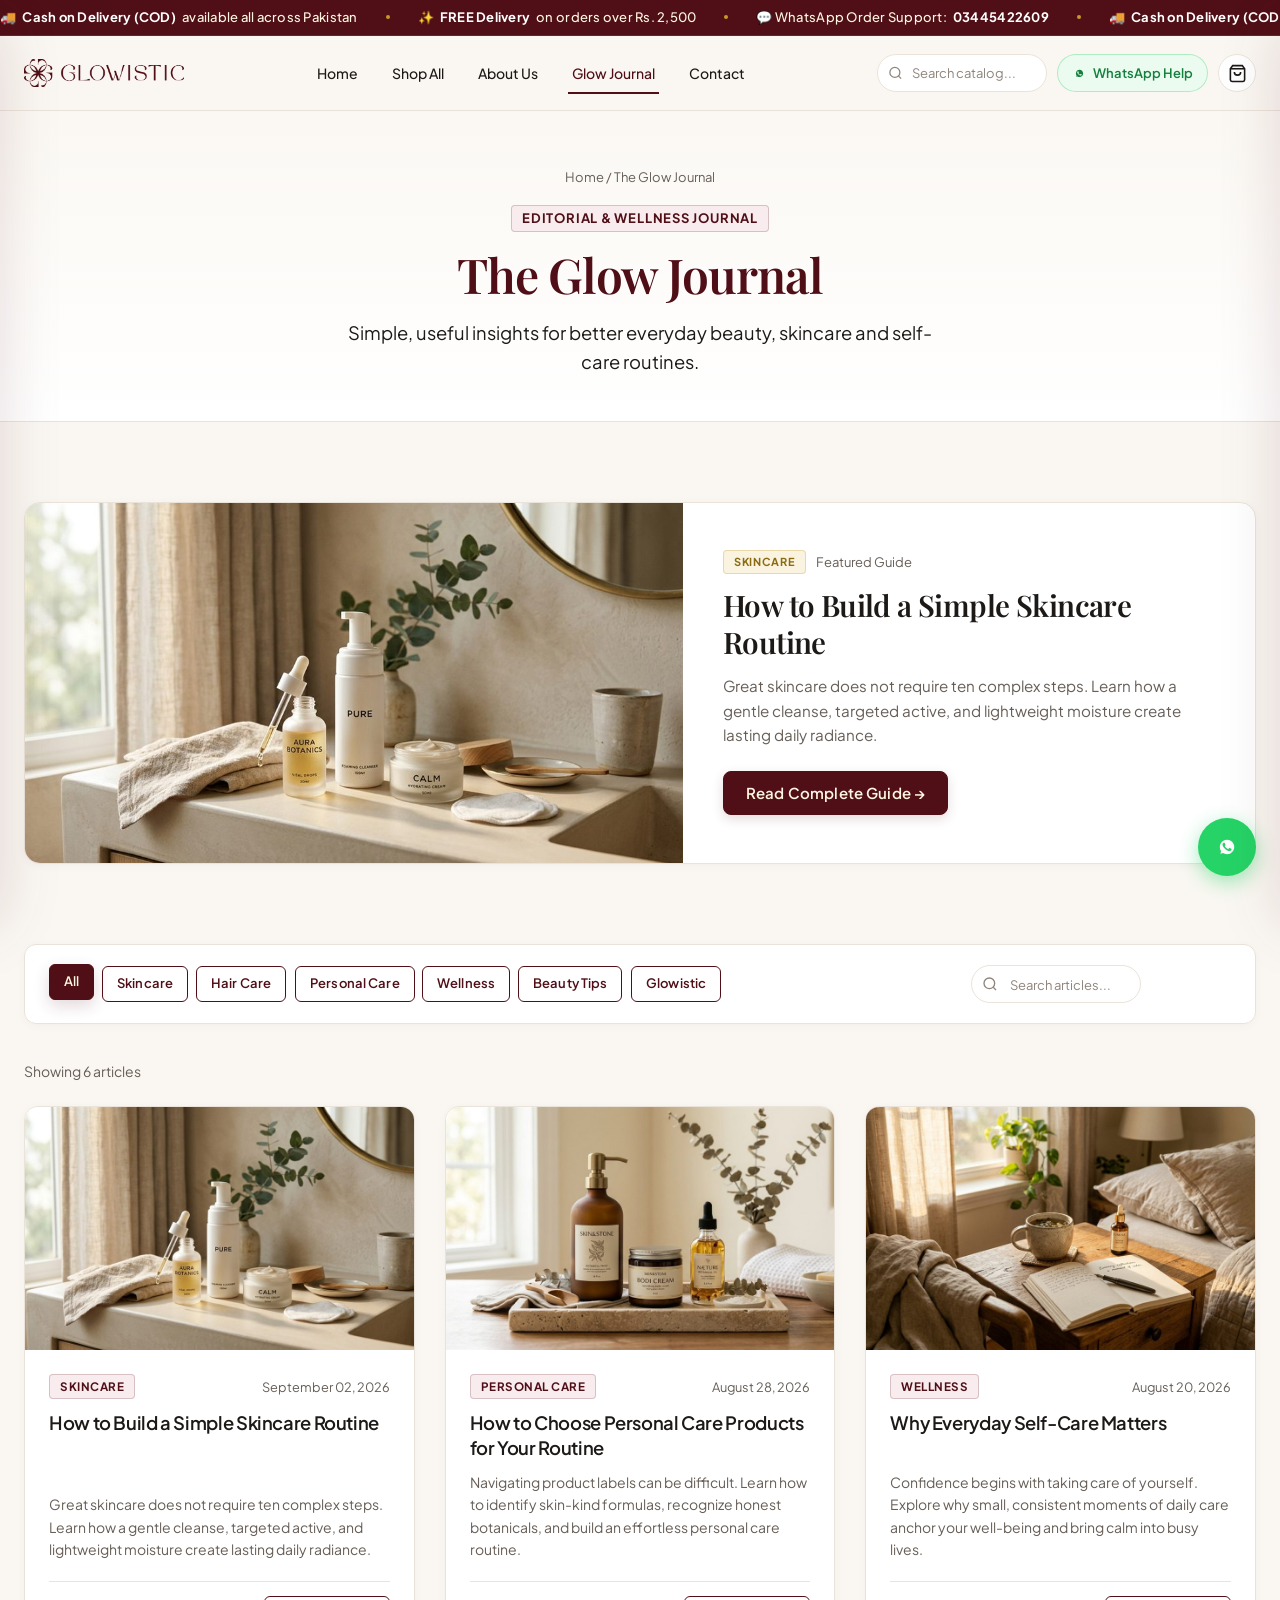
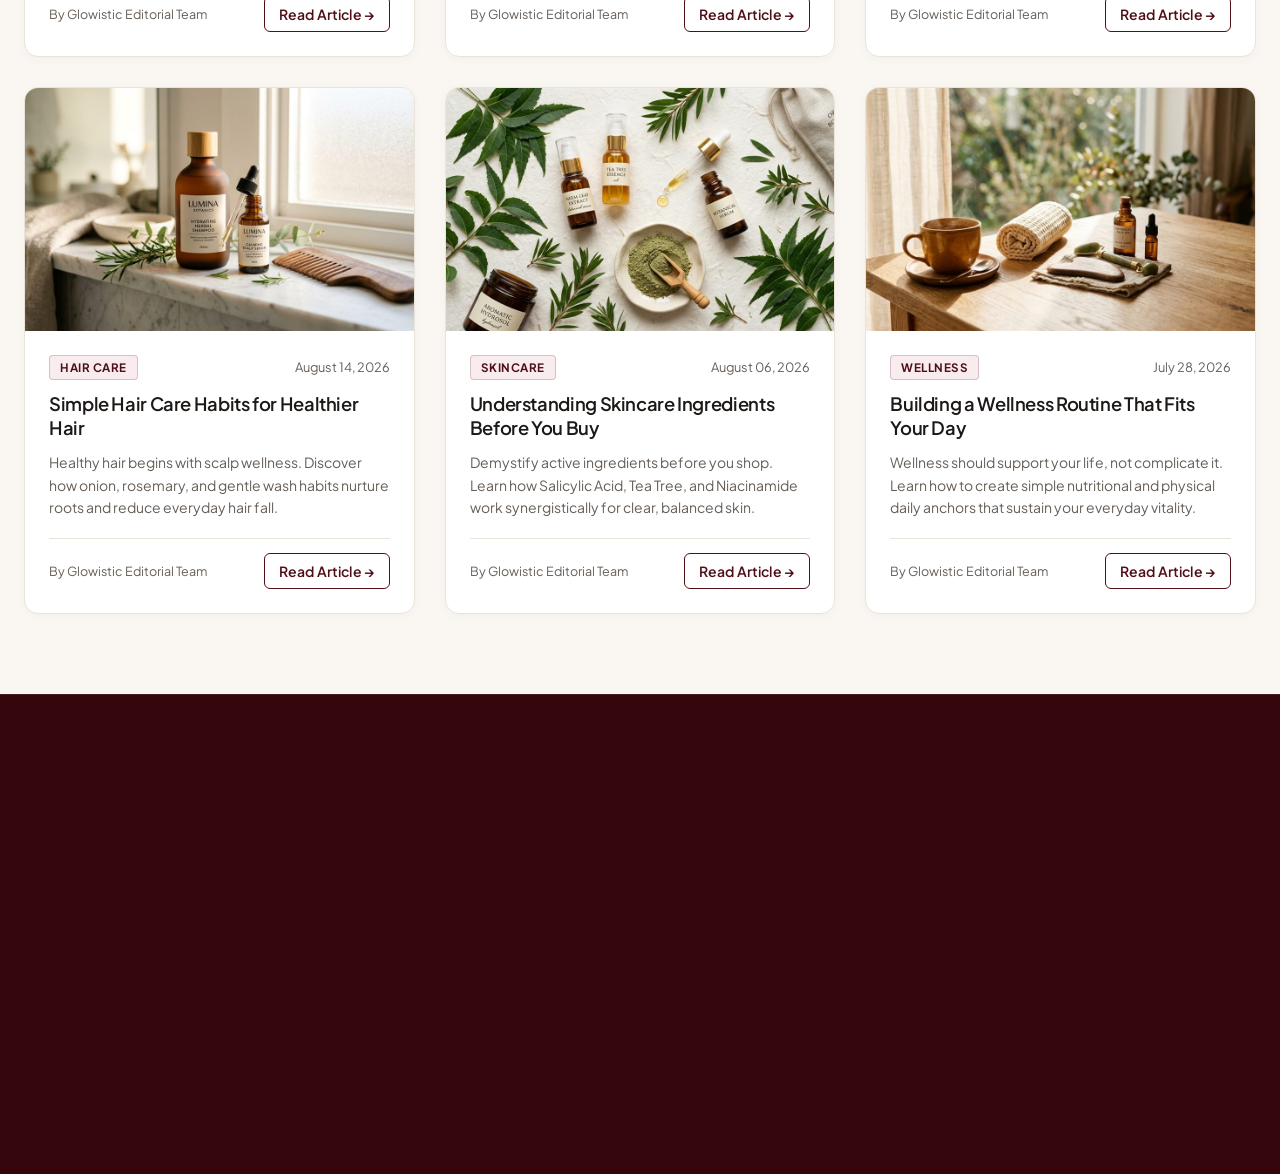
<file: blog.html>
<!DOCTYPE html>
<html lang="en">
<head>
  <meta charset="UTF-8" />
  <meta name="viewport" content="width=device-width, initial-scale=1.0" />
  <title>The Glow Journal — Everyday Care Guides & Routine Insights | Glowistic</title>
  <meta name="description" content="Simple, useful insights for better everyday beauty, skincare, hair care and wellness routines from The Glow Journal." />
  <link rel="canonical" href="https://www.glowisticpk.com/blog" />
  <link rel="icon" type="image/png" href="assets/brand/favicon.png" />
  <link rel="icon" type="image/svg+xml" href="assets/brand/favicon.svg" />
  <link rel="apple-touch-icon" href="assets/brand/logo-stacked-burgundy.png" />
  
  <!-- Open Graph / Social Sharing -->
  <meta property="og:site_name" content="Glowistic" />
  <meta property="og:type" content="website" />
  <meta property="og:title" content="The Glow Journal — Everyday Care Guides & Routine Insights | Glowistic" />
  <meta property="og:description" content="Simple, useful insights for better everyday beauty, skincare, hair care and wellness routines from The Glow Journal." />
  <meta property="og:url" content="https://www.glowisticpk.com/blog" />
  <meta property="og:image" content="https://www.glowisticpk.com/assets/brand/logo-burgundy.png" />

  <!-- Twitter / X Card -->
  <meta name="twitter:card" content="summary_large_image" />
  <meta name="twitter:title" content="The Glow Journal — Everyday Care Guides & Routine Insights | Glowistic" />
  <meta name="twitter:description" content="Simple, useful insights for better everyday beauty, skincare, hair care and wellness routines from The Glow Journal." />
  <meta name="twitter:image" content="https://www.glowisticpk.com/assets/brand/logo-burgundy.png" />

  <!-- Performance & Fonts Preconnect -->
  <link rel="preconnect" href="https://fonts.googleapis.com" />
  <link rel="preconnect" href="https://fonts.gstatic.com" crossorigin />
  <link rel="stylesheet" href="https://fonts.googleapis.com/css2?family=Playfair+Display:ital,wght@0,400..700;1,400..700&family=Plus+Jakarta+Sans:wght@300;400;500;600;700;800&display=swap" />

  <!-- Stylesheets -->
  <link rel="stylesheet" href="css/main.css" />
  <link rel="stylesheet" href="css/components.css" />
  <link rel="stylesheet" href="css/cursor.css" />
  <script type="application/ld+json">
{
  "@context": "https://schema.org",
  "@type": "Blog",
  "name": "The Glow Journal — Glowistic",
  "description": "Simple, useful insights for better everyday beauty, skincare, hair care and wellness routines.",
  "url": "https://www.glowisticpk.com/blog"
}
  </script>
</head>
<body data-page="blog">

  <div class="announcement-bar" role="region" aria-label="Store Announcement">
    <div class="announcement-marquee">
      <div class="announcement-marquee-track">
        <div class="announcement-marquee-group">
          
        <span class="announcement-item">🚚 <strong>Cash on Delivery (COD)</strong> available all across Pakistan</span>
        <span class="announcement-dot" aria-hidden="true"></span>
        <span class="announcement-item">✨ <strong>FREE Delivery</strong> on orders over Rs. 2,500</span>
        <span class="announcement-dot" aria-hidden="true"></span>
        <span class="announcement-item">💬 WhatsApp Order Support: <strong>03445422609</strong></span>
        <span class="announcement-dot" aria-hidden="true"></span>
          
        <span class="announcement-item">🚚 <strong>Cash on Delivery (COD)</strong> available all across Pakistan</span>
        <span class="announcement-dot" aria-hidden="true"></span>
        <span class="announcement-item">✨ <strong>FREE Delivery</strong> on orders over Rs. 2,500</span>
        <span class="announcement-dot" aria-hidden="true"></span>
        <span class="announcement-item">💬 WhatsApp Order Support: <strong>03445422609</strong></span>
        <span class="announcement-dot" aria-hidden="true"></span>
          
        <span class="announcement-item">🚚 <strong>Cash on Delivery (COD)</strong> available all across Pakistan</span>
        <span class="announcement-dot" aria-hidden="true"></span>
        <span class="announcement-item">✨ <strong>FREE Delivery</strong> on orders over Rs. 2,500</span>
        <span class="announcement-dot" aria-hidden="true"></span>
        <span class="announcement-item">💬 WhatsApp Order Support: <strong>03445422609</strong></span>
        <span class="announcement-dot" aria-hidden="true"></span>
        </div>
        <div class="announcement-marquee-group" aria-hidden="true">
          
        <span class="announcement-item">🚚 <strong>Cash on Delivery (COD)</strong> available all across Pakistan</span>
        <span class="announcement-dot" aria-hidden="true"></span>
        <span class="announcement-item">✨ <strong>FREE Delivery</strong> on orders over Rs. 2,500</span>
        <span class="announcement-dot" aria-hidden="true"></span>
        <span class="announcement-item">💬 WhatsApp Order Support: <strong>03445422609</strong></span>
        <span class="announcement-dot" aria-hidden="true"></span>
          
        <span class="announcement-item">🚚 <strong>Cash on Delivery (COD)</strong> available all across Pakistan</span>
        <span class="announcement-dot" aria-hidden="true"></span>
        <span class="announcement-item">✨ <strong>FREE Delivery</strong> on orders over Rs. 2,500</span>
        <span class="announcement-dot" aria-hidden="true"></span>
        <span class="announcement-item">💬 WhatsApp Order Support: <strong>03445422609</strong></span>
        <span class="announcement-dot" aria-hidden="true"></span>
          
        <span class="announcement-item">🚚 <strong>Cash on Delivery (COD)</strong> available all across Pakistan</span>
        <span class="announcement-dot" aria-hidden="true"></span>
        <span class="announcement-item">✨ <strong>FREE Delivery</strong> on orders over Rs. 2,500</span>
        <span class="announcement-dot" aria-hidden="true"></span>
        <span class="announcement-item">💬 WhatsApp Order Support: <strong>03445422609</strong></span>
        <span class="announcement-dot" aria-hidden="true"></span>
        </div>
      </div>
    </div>
  </div>

  <header class="site-header">
    <div class="container header-inner">
      <button type="button" class="mobile-menu-toggle header-icon-btn" aria-label="Open Navigation Menu">
        <svg width="22" height="22" viewBox="0 0 24 24" fill="none" stroke="currentColor" stroke-width="2"><path d="M4 6h16M4 12h16M4 18h16"/></svg>
      </button>

      <a href="index.html" class="header-brand" aria-label="Glowistic Home">
        <img src="assets/brand/logo-burgundy.png" alt="Glowistic" class="header-logo" width="160" height="32" />
      </a>

      <nav class="header-nav" aria-label="Main Navigation">
        <a href="index.html" class="nav-link "><span>Home</span></a>
        <a href="shop.html" class="nav-link "><span>Shop All</span></a>
        <a href="about.html" class="nav-link "><span>About Us</span></a>
        <a href="blog.html" class="nav-link is-active"><span>Glow Journal</span></a>
        <a href="contact.html" class="nav-link "><span>Contact</span></a>
      </nav>

      <div class="header-actions">
        <div class="search-container" id="global-search-container">
          <div class="search-input-wrap">
            <span class="search-icon-inside" aria-hidden="true">
              <svg width="15" height="15" viewBox="0 0 24 24" fill="none" stroke="currentColor" stroke-width="2"><circle cx="11" cy="11" r="8"/><path d="m21 21-4.35-4.35"/></svg>
            </span>
            <input type="text" id="global-search-input" class="search-input" placeholder="Search catalog..." autocomplete="off" aria-label="Search catalog" />
          </div>
          <div id="search-results-dropdown" class="search-results-dropdown"></div>
        </div>

        <a href="https://wa.me/923445422609?text=Hi%20Glowistic%2C%20I%20would%20like%20to%20know%20more%20about%20your%20products." target="_blank" rel="noopener noreferrer" class="header-whatsapp-cta" aria-label="WhatsApp Help">
          <svg width="15" height="15" viewBox="0 0 24 24" fill="currentColor" aria-hidden="true"><path d="M12.031 6.172c-3.181 0-5.767 2.586-5.768 5.766-.001 1.298.38 2.27 1.019 3.287l-.582 2.128 2.182-.573c.978.58 1.911.928 3.145.929 3.178 0 5.767-2.587 5.768-5.766.001-3.187-2.575-5.77-5.764-5.771zm3.392 8.244c-.144.405-.837.774-1.17.824-.312.045-.694.072-2.148-.535-1.745-.73-2.868-2.52-2.955-2.637-.088-.117-.714-.95-.714-1.815 0-.865.452-1.291.614-1.468.162-.177.353-.221.471-.221.118 0 .235.001.338.006.109.006.255-.041.399.303.147.353.501 1.22.545 1.308.044.088.073.191.015.308-.059.117-.088.19-.177.293-.088.103-.186.23-.265.31-.088.088-.181.185-.078.361.103.176.458.756.983 1.225.677.604 1.248.791 1.425.879.176.088.279.074.382-.044.103-.118.441-.515.559-.691.118-.176.235-.147.397-.088.162.059 1.03.486 1.206.574.177.088.294.132.338.206.044.074.044.428-.1.833z"/></svg>
          <span>WhatsApp Help</span>
        </a>

        <a href="cart.html" class="header-icon-btn cart-toggle-btn" aria-label="Shopping Cart">
          <svg width="19" height="19" viewBox="0 0 24 24" fill="none" stroke="currentColor" stroke-width="2"><path d="M6 2 3 6v14a2 2 0 0 0 2 2h14a2 2 0 0 0 2-2V6l-3-4Z"/><path d="M3 6h18"/><path d="M16 10a4 4 0 0 1-8 0"/></svg>
          <span class="cart-count-badge">0</span>
        </a>
      </div>
    </div>
  </header>

  <div class="mobile-nav-overlay"></div>
  <aside id="mobile-nav-drawer" class="mobile-nav-drawer" aria-label="Mobile Navigation">
    <div class="mobile-nav-header">
      <img src="assets/brand/logo-burgundy.png" alt="Glowistic" class="mobile-nav-logo" width="160" height="34" />
      <button type="button" class="mobile-nav-close" aria-label="Close Mobile Navigation">&times;</button>
    </div>
    <div class="mobile-nav-body">
      <nav class="mobile-nav-links">
        <a href="index.html" class="mobile-nav-link ">Home</a>
        <a href="shop.html" class="mobile-nav-link ">Shop All</a>
        <a href="about.html" class="mobile-nav-link ">About Us</a>
        <a href="blog.html" class="mobile-nav-link is-active">Glow Journal</a>
        <a href="contact.html" class="mobile-nav-link ">Contact</a>
      </nav>
    </div>
    <div class="mobile-nav-footer">
      <a href="https://wa.me/923445422609?text=Hi%20Glowistic%2C%20I%20would%20like%20to%20know%20more%20about%20your%20products." target="_blank" rel="noopener noreferrer" class="btn btn-whatsapp btn-block">
        💬 Order via WhatsApp (03445422609)
      </a>
    </div>
  </aside>

  <!-- HERO -->
  <section class="blog-hero-section" style="background: linear-gradient(180deg, #FBF8F3 0%, var(--color-surface) 100%); border-bottom: 1px solid var(--color-border); padding: 56px 0 44px;">
    <div class="container container-narrow" style="text-align: center;">
      <div class="product-breadcrumb" style="justify-content: center; margin-bottom: 16px;">
        <a href="index.html">Home</a> &sol; <span>The Glow Journal</span>
      </div>
      <span class="badge badge-burgundy" style="margin-bottom: 12px; font-size: 0.8125rem;">Editorial &amp; Wellness Journal</span>
      <h1 style="font-size: 3rem; color: var(--color-primary); margin-bottom: 14px; font-family: var(--font-serif); font-weight: 600;">The Glow Journal</h1>
      <p style="font-size: 1.15rem; color: var(--color-text); line-height: 1.6; max-width: 620px; margin: 0 auto;">
        Simple, useful insights for better everyday beauty, skincare and self-care routines.
      </p>
    </div>
  </section>

  <!-- FEATURED ARTICLE BANNER -->
  <section class="section-padding" style="padding-bottom: 0;">
    <div class="container">
      <div id="blog-featured-banner" style="background: var(--color-surface); border: 1px solid var(--color-border); border-radius: 16px; overflow: hidden; display: grid; grid-template-columns: 1.15fr 1fr; gap: 0; box-shadow: var(--shadow-sm);" class="blog-featured-grid">
        <style>
          @media (max-width: 860px) {
            .blog-featured-grid {
              grid-template-columns: 1fr !important;
            }
          }
        </style>
        <div style="height: 360px; overflow: hidden; background: #FAF7F2;">
          <a href="article.html?slug=how-to-build-a-simple-skincare-routine">
            <img id="featured-banner-img" src="assets/blog/skincare-routine.jpg" alt="Simple everyday skincare routine with gentle cleanser, clarifying serum, and lightweight moisturizer" style="width: 100%; height: 100%; object-fit: cover; transition: transform 0.4s ease;" onerror="this.onerror=null; this.src='assets/blog/fallback-blog.svg';" onmouseover="this.style.transform='scale(1.03)'" onmouseout="this.style.transform='scale(1)'" />
          </a>
        </div>
        <div style="padding: 40px; display: flex; flex-direction: column; justify-content: center;">
          <div style="display: flex; align-items: center; gap: 10px; margin-bottom: 12px;">
            <span class="badge badge-gold" id="featured-banner-cat">Skincare</span>
            <span style="font-size: 0.8125rem; color: var(--color-text-muted);">Featured Guide</span>
          </div>
          <h2 style="font-size: 1.85rem; line-height: 1.25; margin-bottom: 14px; font-family: var(--font-serif); font-weight: 600;">
            <a id="featured-banner-title-link" href="article.html?slug=how-to-build-a-simple-skincare-routine" style="color: var(--color-heading); text-decoration: none;">
              How to Build a Simple Skincare Routine
            </a>
          </h2>
          <p id="featured-banner-excerpt" style="font-size: 0.95rem; color: var(--color-text-muted); line-height: 1.6; margin-bottom: 24px;">
            Great skincare does not require ten complex steps. Learn how a gentle cleanse, targeted active, and lightweight moisture create lasting daily radiance.
          </p>
          <div>
            <a id="featured-banner-cta-btn" href="article.html?slug=how-to-build-a-simple-skincare-routine" class="btn btn-primary">Read Complete Guide &rarr;</a>
          </div>
        </div>
      </div>
    </div>
  </section>

  <!-- MAIN BLOG SECTION -->
  <main class="section-padding">
    <div class="container">
      <!-- Search & Category Filters -->
      <div style="background: var(--color-surface); border: 1px solid var(--color-border); border-radius: 12px; padding: 20px 24px; margin-bottom: 36px; box-shadow: var(--shadow-sm);">
        <div style="display: flex; justify-content: space-between; align-items: center; flex-wrap: wrap; gap: 16px;">
          <!-- Category Tabs -->
          <div style="display: flex; gap: 8px; flex-wrap: wrap;" id="blog-category-tabs">
            <button type="button" class="btn btn-outline btn-sm is-active" data-blog-category="all" data-category-filter="all">All</button>
            <button type="button" class="btn btn-outline btn-sm" data-blog-category="Skincare" data-category-filter="skincare">Skincare</button>
            <button type="button" class="btn btn-outline btn-sm" data-blog-category="Hair Care" data-category-filter="haircare">Hair Care</button>
            <button type="button" class="btn btn-outline btn-sm" data-blog-category="Personal Care" data-category-filter="personalcare">Personal Care</button>
            <button type="button" class="btn btn-outline btn-sm" data-blog-category="Wellness" data-category-filter="wellness">Wellness</button>
            <button type="button" class="btn btn-outline btn-sm" data-blog-category="Beauty Tips" data-category-filter="beauty-tips">Beauty Tips</button>
            <button type="button" class="btn btn-outline btn-sm" data-blog-category="Glowistic" data-category-filter="glowistic">Glowistic</button>
          </div>

          <!-- Search Input -->
          <div style="min-width: 260px;">
            <div class="search-input-wrap">
              <span class="search-icon-inside">
                <svg width="16" height="16" viewBox="0 0 24 24" fill="none" stroke="currentColor" stroke-width="2"><circle cx="11" cy="11" r="8"/><path d="m21 21-4.35-4.35"/></svg>
              </span>
              <input type="text" id="blog-search-input" class="search-input" placeholder="Search articles..." style="padding-left: 38px; font-size: 0.875rem;" />
            </div>
          </div>
        </div>
      </div>

      <!-- Count -->
      <div id="blog-results-count" style="font-size: 0.875rem; color: var(--color-text-muted); margin-bottom: 24px;">
        Showing 6 articles
      </div>

      <!-- 3-Column Articles Grid -->
      <div id="blog-articles-grid" class="blog-articles-grid blog-grid">
        
    <article class="blog-card blog-home-card" data-category="Skincare" data-id="how-to-build-a-simple-skincare-routine" data-slug="how-to-build-a-simple-skincare-routine" onclick="if(!event.target.closest('a')){window.location.href='article.html?slug=how-to-build-a-simple-skincare-routine';}" onkeydown="if(event.key==='Enter'||event.key===' '){window.location.href='article.html?slug=how-to-build-a-simple-skincare-routine';}" role="link" tabindex="0" aria-label="Read article: How to Build a Simple Skincare Routine">
      <div class="blog-card-img-wrap blog-home-img-wrap">
        <a href="article.html?slug=how-to-build-a-simple-skincare-routine" tabindex="-1" aria-hidden="true" style="display: block; width: 100%; height: 100%;">
          <img src="assets/blog/skincare-routine.jpg" alt="Simple everyday skincare routine with gentle cleanser, clarifying serum, and lightweight moisturizer" class="blog-card-img blog-home-img" loading="lazy" onerror="this.onerror=null; this.src='assets/blog/fallback-blog.svg';" />
        </a>
      </div>
      <div class="blog-card-body blog-home-body">
        <div class="blog-meta-row">
          <span class="badge badge-burgundy" style="font-size: 0.725rem; letter-spacing: 0.5px; text-transform: uppercase;">Skincare</span>
          <span class="blog-date">September 02, 2026</span>
        </div>
        <h3 class="blog-card-title blog-home-title">
          <a href="article.html?slug=how-to-build-a-simple-skincare-routine">How to Build a Simple Skincare Routine</a>
        </h3>
        <p class="blog-card-excerpt blog-home-excerpt">
          Great skincare does not require ten complex steps. Learn how a gentle cleanse, targeted active, and lightweight moisture create lasting daily radiance.
        </p>
        <a href="article.html?slug=how-to-build-a-simple-skincare-routine" class="blog-read-link" aria-label="Read article: How to Build a Simple Skincare Routine">
          <span>Read Article</span> <span aria-hidden="true">&rarr;</span>
        </a>
      </div>
    </article>

    <article class="blog-card blog-home-card" data-category="Personal Care" data-id="how-to-choose-personal-care-products-for-your-routine" data-slug="how-to-choose-personal-care-products-for-your-routine" onclick="if(!event.target.closest('a')){window.location.href='article.html?slug=how-to-choose-personal-care-products-for-your-routine';}" onkeydown="if(event.key==='Enter'||event.key===' '){window.location.href='article.html?slug=how-to-choose-personal-care-products-for-your-routine';}" role="link" tabindex="0" aria-label="Read article: How to Choose Personal Care Products for Your Routine">
      <div class="blog-card-img-wrap blog-home-img-wrap">
        <a href="article.html?slug=how-to-choose-personal-care-products-for-your-routine" tabindex="-1" aria-hidden="true" style="display: block; width: 100%; height: 100%;">
          <img src="assets/blog/personal-care-routine.jpg" alt="Personal care collection with body lotion, soothing cream, and botanical oil on travertine tray" class="blog-card-img blog-home-img" loading="lazy" onerror="this.onerror=null; this.src='assets/blog/fallback-blog.svg';" />
        </a>
      </div>
      <div class="blog-card-body blog-home-body">
        <div class="blog-meta-row">
          <span class="badge badge-burgundy" style="font-size: 0.725rem; letter-spacing: 0.5px; text-transform: uppercase;">Personal Care</span>
          <span class="blog-date">August 28, 2026</span>
        </div>
        <h3 class="blog-card-title blog-home-title">
          <a href="article.html?slug=how-to-choose-personal-care-products-for-your-routine">How to Choose Personal Care Products for Your Routine</a>
        </h3>
        <p class="blog-card-excerpt blog-home-excerpt">
          Navigating product labels can be difficult. Learn how to identify skin-kind formulas, recognize honest botanicals, and build an effortless personal care routine.
        </p>
        <a href="article.html?slug=how-to-choose-personal-care-products-for-your-routine" class="blog-read-link" aria-label="Read article: How to Choose Personal Care Products for Your Routine">
          <span>Read Article</span> <span aria-hidden="true">&rarr;</span>
        </a>
      </div>
    </article>

    <article class="blog-card blog-home-card" data-category="Wellness" data-id="why-everyday-self-care-matters" data-slug="why-everyday-self-care-matters" onclick="if(!event.target.closest('a')){window.location.href='article.html?slug=why-everyday-self-care-matters';}" onkeydown="if(event.key==='Enter'||event.key===' '){window.location.href='article.html?slug=why-everyday-self-care-matters';}" role="link" tabindex="0" aria-label="Read article: Why Everyday Self-Care Matters">
      <div class="blog-card-img-wrap blog-home-img-wrap">
        <a href="article.html?slug=why-everyday-self-care-matters" tabindex="-1" aria-hidden="true" style="display: block; width: 100%; height: 100%;">
          <img src="assets/blog/everyday-self-care.jpg" alt="Calm everyday self-care scene with warm herbal tea, journal, and botanical face oil" class="blog-card-img blog-home-img" loading="lazy" onerror="this.onerror=null; this.src='assets/blog/fallback-blog.svg';" />
        </a>
      </div>
      <div class="blog-card-body blog-home-body">
        <div class="blog-meta-row">
          <span class="badge badge-burgundy" style="font-size: 0.725rem; letter-spacing: 0.5px; text-transform: uppercase;">Wellness</span>
          <span class="blog-date">August 20, 2026</span>
        </div>
        <h3 class="blog-card-title blog-home-title">
          <a href="article.html?slug=why-everyday-self-care-matters">Why Everyday Self-Care Matters</a>
        </h3>
        <p class="blog-card-excerpt blog-home-excerpt">
          Confidence begins with taking care of yourself. Explore why small, consistent moments of daily care anchor your well-being and bring calm into busy lives.
        </p>
        <a href="article.html?slug=why-everyday-self-care-matters" class="blog-read-link" aria-label="Read article: Why Everyday Self-Care Matters">
          <span>Read Article</span> <span aria-hidden="true">&rarr;</span>
        </a>
      </div>
    </article>

    <article class="blog-card blog-home-card" data-category="Hair Care" data-id="simple-hair-care-habits-for-healthier-hair" data-slug="simple-hair-care-habits-for-healthier-hair" onclick="if(!event.target.closest('a')){window.location.href='article.html?slug=simple-hair-care-habits-for-healthier-hair';}" onkeydown="if(event.key==='Enter'||event.key===' '){window.location.href='article.html?slug=simple-hair-care-habits-for-healthier-hair';}" role="link" tabindex="0" aria-label="Read article: Simple Hair Care Habits for Healthier Hair">
      <div class="blog-card-img-wrap blog-home-img-wrap">
        <a href="article.html?slug=simple-hair-care-habits-for-healthier-hair" tabindex="-1" aria-hidden="true" style="display: block; width: 100%; height: 100%;">
          <img src="assets/blog/hair-care.jpg" alt="Gentle hair care routine with herbal shampoo, scalp treatment serum, and wide-tooth wooden comb" class="blog-card-img blog-home-img" loading="lazy" onerror="this.onerror=null; this.src='assets/blog/fallback-blog.svg';" />
        </a>
      </div>
      <div class="blog-card-body blog-home-body">
        <div class="blog-meta-row">
          <span class="badge badge-burgundy" style="font-size: 0.725rem; letter-spacing: 0.5px; text-transform: uppercase;">Hair Care</span>
          <span class="blog-date">August 14, 2026</span>
        </div>
        <h3 class="blog-card-title blog-home-title">
          <a href="article.html?slug=simple-hair-care-habits-for-healthier-hair">Simple Hair Care Habits for Healthier Hair</a>
        </h3>
        <p class="blog-card-excerpt blog-home-excerpt">
          Healthy hair begins with scalp wellness. Discover how onion, rosemary, and gentle wash habits nurture roots and reduce everyday hair fall.
        </p>
        <a href="article.html?slug=simple-hair-care-habits-for-healthier-hair" class="blog-read-link" aria-label="Read article: Simple Hair Care Habits for Healthier Hair">
          <span>Read Article</span> <span aria-hidden="true">&rarr;</span>
        </a>
      </div>
    </article>

    <article class="blog-card blog-home-card" data-category="Skincare" data-id="understanding-skincare-ingredients-before-you-buy" data-slug="understanding-skincare-ingredients-before-you-buy" onclick="if(!event.target.closest('a')){window.location.href='article.html?slug=understanding-skincare-ingredients-before-you-buy';}" onkeydown="if(event.key==='Enter'||event.key===' '){window.location.href='article.html?slug=understanding-skincare-ingredients-before-you-buy';}" role="link" tabindex="0" aria-label="Read article: Understanding Skincare Ingredients Before You Buy">
      <div class="blog-card-img-wrap blog-home-img-wrap">
        <a href="article.html?slug=understanding-skincare-ingredients-before-you-buy" tabindex="-1" aria-hidden="true" style="display: block; width: 100%; height: 100%;">
          <img src="assets/blog/skincare-ingredients.jpg" alt="Botanical skincare ingredients flatlay featuring fresh neem leaves, tea tree essence, and botanical serum" class="blog-card-img blog-home-img" loading="lazy" onerror="this.onerror=null; this.src='assets/blog/fallback-blog.svg';" />
        </a>
      </div>
      <div class="blog-card-body blog-home-body">
        <div class="blog-meta-row">
          <span class="badge badge-burgundy" style="font-size: 0.725rem; letter-spacing: 0.5px; text-transform: uppercase;">Skincare</span>
          <span class="blog-date">August 06, 2026</span>
        </div>
        <h3 class="blog-card-title blog-home-title">
          <a href="article.html?slug=understanding-skincare-ingredients-before-you-buy">Understanding Skincare Ingredients Before You Buy</a>
        </h3>
        <p class="blog-card-excerpt blog-home-excerpt">
          Demystify active ingredients before you shop. Learn how Salicylic Acid, Tea Tree, and Niacinamide work synergistically for clear, balanced skin.
        </p>
        <a href="article.html?slug=understanding-skincare-ingredients-before-you-buy" class="blog-read-link" aria-label="Read article: Understanding Skincare Ingredients Before You Buy">
          <span>Read Article</span> <span aria-hidden="true">&rarr;</span>
        </a>
      </div>
    </article>

    <article class="blog-card blog-home-card" data-category="Wellness" data-id="building-a-wellness-routine-that-fits-your-day" data-slug="building-a-wellness-routine-that-fits-your-day" onclick="if(!event.target.closest('a')){window.location.href='article.html?slug=building-a-wellness-routine-that-fits-your-day';}" onkeydown="if(event.key==='Enter'||event.key===' '){window.location.href='article.html?slug=building-a-wellness-routine-that-fits-your-day';}" role="link" tabindex="0" aria-label="Read article: Building a Wellness Routine That Fits Your Day">
      <div class="blog-card-img-wrap blog-home-img-wrap">
        <a href="article.html?slug=building-a-wellness-routine-that-fits-your-day" tabindex="-1" aria-hidden="true" style="display: block; width: 100%; height: 100%;">
          <img src="assets/blog/wellness-routine.jpg" alt="Everyday morning wellness routine with herbal tea, waffle linen towel, and natural gua sha" class="blog-card-img blog-home-img" loading="lazy" onerror="this.onerror=null; this.src='assets/blog/fallback-blog.svg';" />
        </a>
      </div>
      <div class="blog-card-body blog-home-body">
        <div class="blog-meta-row">
          <span class="badge badge-burgundy" style="font-size: 0.725rem; letter-spacing: 0.5px; text-transform: uppercase;">Wellness</span>
          <span class="blog-date">July 28, 2026</span>
        </div>
        <h3 class="blog-card-title blog-home-title">
          <a href="article.html?slug=building-a-wellness-routine-that-fits-your-day">Building a Wellness Routine That Fits Your Day</a>
        </h3>
        <p class="blog-card-excerpt blog-home-excerpt">
          Wellness should support your life, not complicate it. Learn how to create simple nutritional and physical daily anchors that sustain your everyday vitality.
        </p>
        <a href="article.html?slug=building-a-wellness-routine-that-fits-your-day" class="blog-read-link" aria-label="Read article: Building a Wellness Routine That Fits Your Day">
          <span>Read Article</span> <span aria-hidden="true">&rarr;</span>
        </a>
      </div>
    </article>
      </div>
    </div>
  </main>
  

  <!-- Final Glowistic 5-Column Footer -->
  <footer class="site-footer">
    <div class="container footer-container">
      <div class="footer-top-grid">
        <!-- Column 1: Glowistic -->
        <div class="footer-col footer-brand-col">
          <a href="index.html" class="footer-brand-link" aria-label="Glowistic Home">
            <img src="assets/brand/logo-cream.png" alt="Glowistic" class="footer-logo" width="210" height="42" />
          </a>
          <p class="footer-brand-tagline">"Our everyday glow starts here."</p>
          <p class="footer-brand-desc">
            Beauty, skincare, personal care, hair care, and wellness essentials made for everyday routines. Simple choices. Feel-good care. Products you will love using every day.
          </p>
        </div>

        <!-- Column 2: Shop -->
        <div class="footer-col">
          <h4>Shop</h4>
          <ul class="footer-links">
            <li><a href="shop.html">All Products</a></li>
            <li><a href="shop.html?category=skincare">Skincare</a></li>
            <li><a href="shop.html?category=hair-care">Hair Care</a></li>
            <li><a href="shop.html?category=personal-care">Personal Care</a></li>
            <li><a href="shop.html?category=personal-care">Body Care</a></li>
            <li><a href="shop.html?category=wellness-health">Wellness &amp; Health</a></li>
            <li><a href="shop.html?category=supplements">Supplements</a></li>
          </ul>
        </div>

        <!-- Column 3: Explore -->
        <div class="footer-col">
          <h4>Explore</h4>
          <ul class="footer-links">
            <li><a href="about.html">About Us</a></li>
            <li><a href="blog.html">The Glow Journal</a></li>
            <li><a href="contact.html">Contact Us</a></li>
            <li><a href="index.html#faq-section">FAQs</a></li>
            <li><a href="shop.html">Routine Finder</a></li>
          </ul>
        </div>

        <!-- Column 4: Customer Care -->
        <div class="footer-col">
          <h4>Customer Care</h4>
          <ul class="footer-links">
            <li><a href="contact.html">Contact Us</a></li>
            <li><a href="index.html#faq-section">FAQs</a></li>
            <li><a href="shipping-policy.html">Shipping &amp; Delivery</a></li>
            <li><a href="privacy-policy.html">Privacy Policy</a></li>
            <li><a href="terms-conditions.html">Terms &amp; Conditions</a></li>
          </ul>
        </div>

        <!-- Column 5: Connect -->
        <div class="footer-col footer-col-connect">
          <h4>Connect</h4>
          <p class="footer-connect-intro">Reach our beauty &amp; wellness concierge anytime on official channels.</p>
          <div class="footer-connect-list">
            <!-- WhatsApp -->
            <div class="footer-connect-row">
              <a href="https://wa.me/923445422609?text=Hi%20Glowistic%2C%20I%20have%20an%20inquiry%20about%20my%20order." target="_blank" rel="noopener noreferrer" class="connect-icon-badge" aria-label="WhatsApp Concierge">
                <svg width="18" height="18" viewBox="0 0 24 24" fill="none" stroke="currentColor" stroke-width="1.8" stroke-linecap="round" stroke-linejoin="round" aria-hidden="true">
                  <path d="M21 11.5a8.38 8.38 0 0 1-.9 3.8 8.5 8.5 0 0 1-7.6 4.7 8.38 8.38 0 0 1-3.8-.9L3 21l1.9-5.7a8.38 8.38 0 0 1-.9-3.8 8.5 8.5 0 0 1 4.7-7.6 8.38 8.38 0 0 1 3.8-.9h.5a8.48 8.48 0 0 1 8 8v.5z"></path>
                </svg>
              </a>
              <div class="connect-text-group">
                <a href="https://wa.me/923445422609?text=Hi%20Glowistic%2C%20I%20have%20an%20inquiry%20about%20my%20order." target="_blank" rel="noopener noreferrer" class="connect-primary-link">
                  WhatsApp Concierge
                </a>
                <a href="tel:03445422609" class="connect-secondary-link" aria-label="Call 03445422609">
                  03445422609
                </a>
              </div>
            </div>

            <!-- Instagram -->
            <a href="https://www.instagram.com/glowisticpk/?hl=en" target="_blank" rel="noopener noreferrer" class="footer-connect-row" aria-label="Instagram @glowistickpk">
              <span class="connect-icon-badge" aria-hidden="true">
                <svg width="18" height="18" viewBox="0 0 24 24" fill="none" stroke="currentColor" stroke-width="1.8" stroke-linecap="round" stroke-linejoin="round">
                  <rect x="2" y="2" width="20" height="20" rx="5" ry="5"></rect>
                  <path d="M16 11.37A4 4 0 1 1 12.63 8 4 4 0 0 1 16 11.37z"></path>
                  <line x1="17.5" y1="6.5" x2="17.51" y2="6.5"></line>
                </svg>
              </span>
              <div class="connect-text-group">
                <span class="connect-primary-text">@glowistickpk</span>
              </div>
            </a>

            <!-- Facebook -->
            <a href="https://www.facebook.com/glowisticpkofficial" target="_blank" rel="noopener noreferrer" class="footer-connect-row" aria-label="Facebook Glowistic Official">
              <span class="connect-icon-badge" aria-hidden="true">
                <svg width="18" height="18" viewBox="0 0 24 24" fill="none" stroke="currentColor" stroke-width="1.8" stroke-linecap="round" stroke-linejoin="round">
                  <path d="M18 2h-3a5 5 0 0 0-5 5v3H7v4h3v8h4v-8h3l1-4h-4V7a1 1 0 0 1 1-1h3z"></path>
                </svg>
              </span>
              <div class="connect-text-group">
                <span class="connect-primary-text">Glowistic Official</span>
              </div>
            </a>
          </div>
        </div>
      </div>

      <div class="footer-bottom-bar">
        <div class="footer-bottom-inner">
          <p class="copyright-text">&copy; 2026 Glowistic. All rights reserved.</p>
          <div class="footer-bottom-badges">
            <span class="badge-cod-footer">
              <svg width="14" height="14" viewBox="0 0 24 24" fill="none" stroke="currentColor" stroke-width="2.5" stroke-linecap="round" stroke-linejoin="round" aria-hidden="true"><polyline points="20 6 9 17 4 12"></polyline></svg>
              <span>Cash on Delivery Active</span>
            </span>
            <span class="badge-card-disabled">
              <svg width="14" height="14" viewBox="0 0 24 24" fill="none" stroke="currentColor" stroke-width="2" stroke-linecap="round" stroke-linejoin="round" aria-hidden="true"><rect x="3" y="11" width="18" height="11" rx="2" ry="2"></rect><path d="M7 11V7a5 5 0 0 1 10 0v4"></path></svg>
              <span>Card Payments Coming Soon</span>
            </span>
          </div>
        </div>
      </div>
    </div>
  </footer>

  <!-- Floating WhatsApp Helpline Button -->
  <a href="https://wa.me/923445422609?text=Hi%20Glowistic%2C%20I%20would%20like%20to%20know%20more%20about%20your%20products." 
     class="floating-whatsapp-btn" 
     target="_blank" 
     rel="noopener noreferrer" 
     aria-label="Chat with Glowistic on WhatsApp" 
     title="Chat with Glowistic on WhatsApp">
    <svg width="30" height="30" viewBox="0 0 24 24" fill="currentColor">
      <path d="M12.031 6.172c-3.181 0-5.767 2.586-5.768 5.766-.001 1.298.38 2.27 1.019 3.287l-.582 2.128 2.182-.573c.978.58 1.911.928 3.145.929 3.178 0 5.767-2.587 5.768-5.766.001-3.187-2.575-5.77-5.764-5.771zm3.392 8.244c-.144.405-.837.774-1.17.824-.312.045-.694.072-2.148-.535-1.745-.73-2.868-2.52-2.955-2.637-.088-.117-.714-.95-.714-1.815 0-.865.452-1.291.614-1.468.162-.177.353-.221.471-.221.118 0 .235.001.338.006.109.006.255-.041.399.303.147.353.501 1.22.545 1.308.044.088.073.191.015.308-.059.117-.088.19-.177.293-.088.103-.186.23-.265.31-.088.088-.181.185-.078.361.103.176.458.756.983 1.225.677.604 1.248.791 1.425.879.176.088.279.074.382-.044.103-.118.441-.515.559-.691.118-.176.235-.147.397-.088.162.059 1.03.486 1.206.574.177.088.294.132.338.206.044.074.044.428-.1.833z"/>
    </svg>
    <span class="floating-whatsapp-tooltip">Chat with us</span>
  </a>

  <!-- Slide-out Cart Drawer -->
  <div class="cart-overlay" id="cart-overlay"></div>
  <aside class="cart-drawer" id="cart-drawer" aria-label="Shopping Cart Drawer">
    <div class="cart-drawer-header">
      <h3>Your Glowistic Bag</h3>
      <button type="button" class="cart-close-btn" aria-label="Close Shopping Bag">&times;</button>
    </div>

    <div class="cart-free-shipping-box">
      <div class="free-shipping-text" id="free-delivery-text">
        Add Rs. 2,500 for <strong>FREE Delivery</strong>!
      </div>
      <div class="free-shipping-progress-bg">
        <div class="free-shipping-progress-bar" id="free-delivery-progress" style="width: 0%;"></div>
      </div>
    </div>

    <div class="cart-drawer-items" id="cart-drawer-items">
      <!-- Items dynamically populated by js/app.js -->
    </div>

    <div class="cart-drawer-empty" id="cart-drawer-empty" style="display: none;">
      <div class="empty-cart-icon">🛍️</div>
      <h4>Your bag is currently empty</h4>
      <p>Discover our clean, practical essentials for your daily routine.</p>
      <a href="shop.html" class="btn btn-primary btn-sm">Explore Products</a>
    </div>

    <div class="cart-drawer-footer" id="cart-drawer-footer">
      <div class="cart-summary-line">
        <span>Subtotal:</span>
        <strong id="cart-drawer-subtotal">Rs. 0</strong>
      </div>
      <div class="cart-summary-line">
        <span>Delivery (Cash on Delivery):</span>
        <span id="cart-drawer-delivery">Rs. 250</span>
      </div>
      <div class="cart-summary-line grand">
        <span>Total:</span>
        <strong id="cart-drawer-total">Rs. 0</strong>
      </div>
      <div class="cart-drawer-actions">
        <a href="checkout.html" class="btn btn-primary btn-block btn-lg">Proceed to Checkout &rarr;</a>
        <a href="cart.html" class="btn btn-outline btn-block btn-sm">View Full Bag</a>
        <a href="#" id="cart-drawer-whatsapp-btn" target="_blank" rel="noopener noreferrer" class="btn btn-whatsapp btn-block btn-sm">
          Order via WhatsApp (03445422609)
        </a>
      </div>
    </div>
  </aside>

  <!-- Card Payments Modal -->
  <div class="modal-overlay" id="card-payments-modal" style="display: none; position: fixed; inset: 0; background: rgba(80, 15, 23, 0.45); backdrop-filter: blur(4px); z-index: 100000; align-items: center; justify-content: center; padding: 20px;">
    <div style="background: var(--color-surface); border: 1px solid var(--color-border); border-radius: 14px; max-width: 440px; width: 100%; padding: 32px 24px; text-align: center; box-shadow: var(--shadow-xl); position: relative;">
      <button type="button" class="modal-close-btn" id="close-card-modal-btn" style="position: absolute; top: 14px; right: 14px; background: none; border: none; font-size: 1.5rem; cursor: pointer; color: var(--color-text-muted);">&times;</button>
      <div style="width: 56px; height: 56px; border-radius: 50%; background: #FDF2E9; color: #D35400; font-size: 1.6rem; display: flex; align-items: center; justify-content: center; margin: 0 auto 16px;">🔒</div>
      <h3 style="font-family: var(--font-heading); color: var(--color-primary); font-size: 1.35rem; margin-bottom: 10px;">Card Payments Coming Soon</h3>
      <p style="color: var(--color-text-muted); font-size: 0.9375rem; line-height: 1.6; margin-bottom: 24px;">
        We're working on secure online card payments.<br/>
        For now, you can place your order using Cash on Delivery or contact us on WhatsApp.
      </p>
      <div style="display: flex; gap: 10px; justify-content: center; flex-wrap: wrap;">
        <a href="https://wa.me/923445422609?text=Hi%20Glowistic%2C%20I%20have%20an%20inquiry%20about%20ordering%20and%20payments." target="_blank" rel="noopener noreferrer" class="btn btn-whatsapp btn-sm">
          💬 Chat on WhatsApp
        </a>
        <button type="button" class="btn btn-outline btn-sm" id="dismiss-card-modal-btn">Close</button>
      </div>
    </div>
  </div>

  <!-- Subtle Circular Cursor Elements -->
  <div class="glowistic-cursor-dot" id="cursor-dot"></div>
  <div class="glowistic-cursor-ring" id="cursor-ring"></div>

  <!-- Scripts -->
  <script type="module" src="js/app.js"></script>
</body>
</html>
</file>
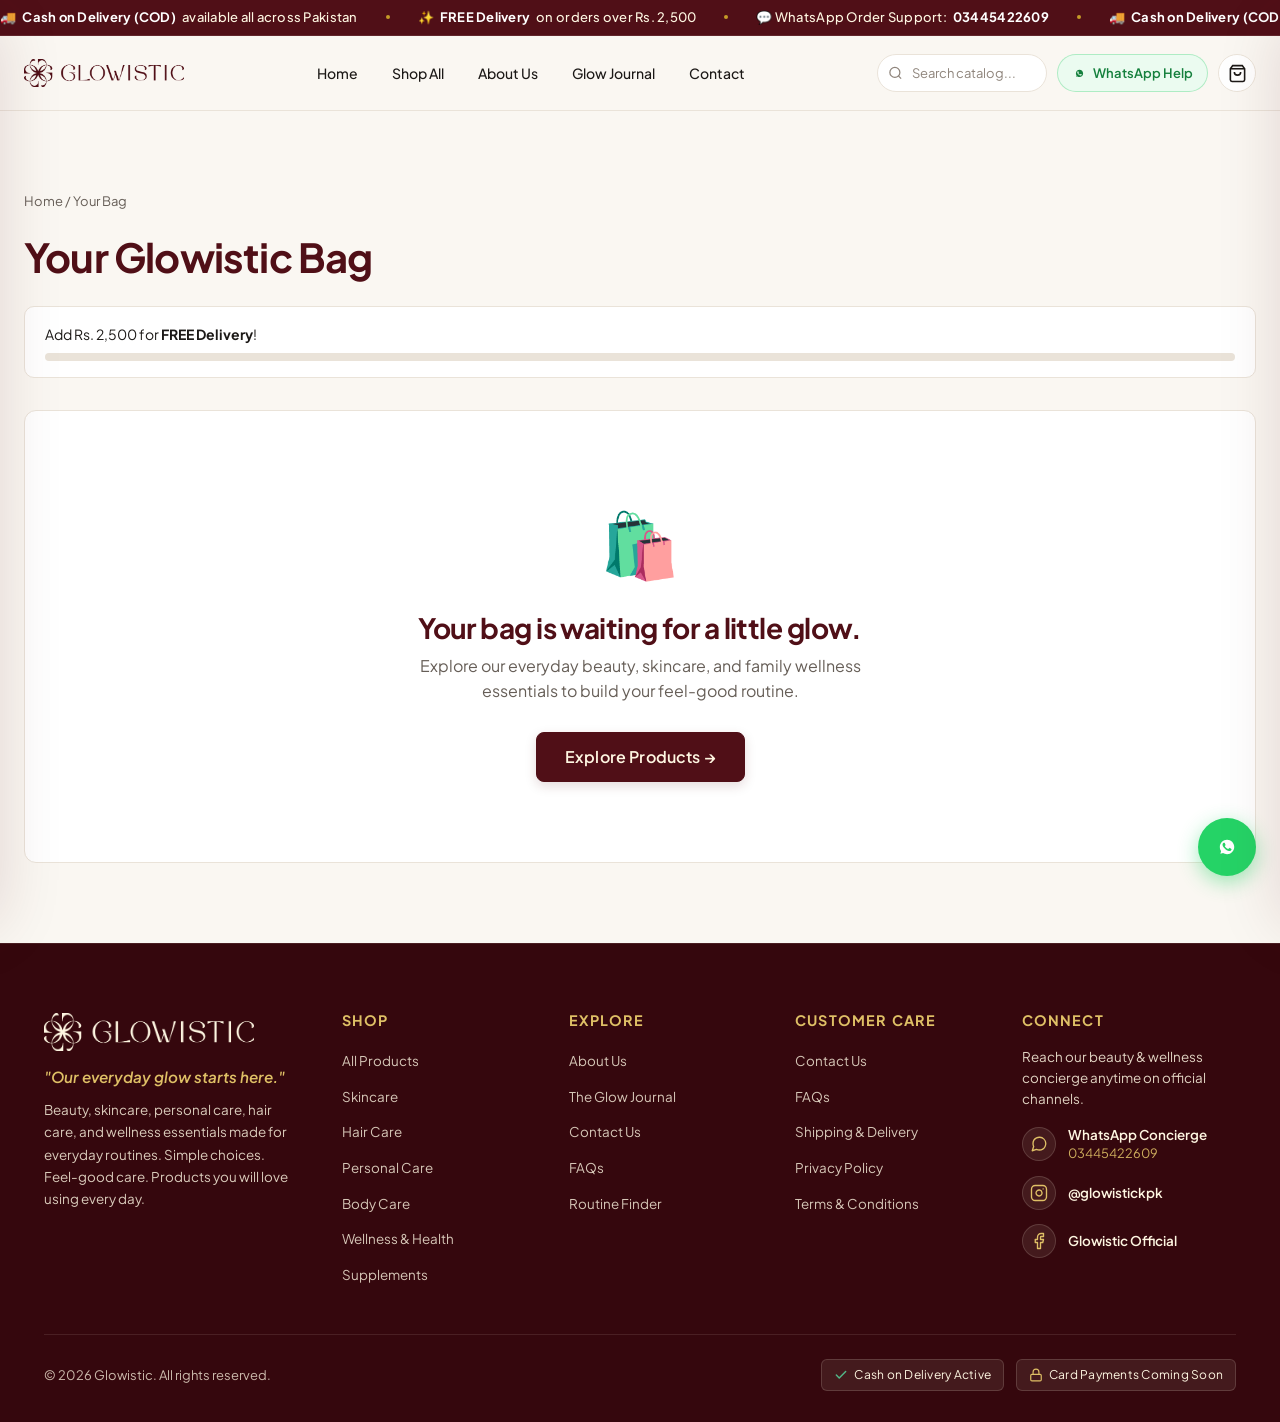
<file: cart.html>
<!DOCTYPE html>
<html lang="en">
<head>
  <meta charset="UTF-8" />
  <meta name="viewport" content="width=device-width, initial-scale=1.0" />
  <title>Your Glowistic Bag — Shopping Cart</title>
  <meta name="description" content="Review your selected Glowistic essentials with Cash on Delivery across Pakistan." />
  <link rel="canonical" href="https://www.glowisticpk.com/cart" />
  <link rel="icon" type="image/png" href="assets/brand/favicon.png" />
  <link rel="icon" type="image/svg+xml" href="assets/brand/favicon.svg" />
  <link rel="apple-touch-icon" href="assets/brand/logo-stacked-burgundy.png" />
  
  <!-- Open Graph / Social Sharing -->
  <meta property="og:site_name" content="Glowistic" />
  <meta property="og:type" content="website" />
  <meta property="og:title" content="Your Glowistic Bag — Shopping Cart" />
  <meta property="og:description" content="Review your selected Glowistic essentials with Cash on Delivery across Pakistan." />
  <meta property="og:url" content="https://www.glowisticpk.com/cart" />
  <meta property="og:image" content="https://www.glowisticpk.com/assets/brand/logo-burgundy.png" />

  <!-- Twitter / X Card -->
  <meta name="twitter:card" content="summary_large_image" />
  <meta name="twitter:title" content="Your Glowistic Bag — Shopping Cart" />
  <meta name="twitter:description" content="Review your selected Glowistic essentials with Cash on Delivery across Pakistan." />
  <meta name="twitter:image" content="https://www.glowisticpk.com/assets/brand/logo-burgundy.png" />

  <!-- Performance & Fonts Preconnect -->
  <link rel="preconnect" href="https://fonts.googleapis.com" />
  <link rel="preconnect" href="https://fonts.gstatic.com" crossorigin />
  <link rel="stylesheet" href="https://fonts.googleapis.com/css2?family=Playfair+Display:ital,wght@0,400..700;1,400..700&family=Plus+Jakarta+Sans:wght@300;400;500;600;700;800&display=swap" />

  <!-- Stylesheets -->
  <link rel="stylesheet" href="css/main.css" />
  <link rel="stylesheet" href="css/components.css" />
  <link rel="stylesheet" href="css/cursor.css" />
  <script type="application/ld+json">
{
  "@context": "https://schema.org",
  "@type": "WebPage",
  "name": "Your Glowistic Bag — Shopping Cart",
  "url": "https://www.glowisticpk.com/cart"
}
  </script>
</head>
<body data-page="cart">

  <div class="announcement-bar" role="region" aria-label="Store Announcement">
    <div class="announcement-marquee">
      <div class="announcement-marquee-track">
        <div class="announcement-marquee-group">
          
        <span class="announcement-item">🚚 <strong>Cash on Delivery (COD)</strong> available all across Pakistan</span>
        <span class="announcement-dot" aria-hidden="true"></span>
        <span class="announcement-item">✨ <strong>FREE Delivery</strong> on orders over Rs. 2,500</span>
        <span class="announcement-dot" aria-hidden="true"></span>
        <span class="announcement-item">💬 WhatsApp Order Support: <strong>03445422609</strong></span>
        <span class="announcement-dot" aria-hidden="true"></span>
          
        <span class="announcement-item">🚚 <strong>Cash on Delivery (COD)</strong> available all across Pakistan</span>
        <span class="announcement-dot" aria-hidden="true"></span>
        <span class="announcement-item">✨ <strong>FREE Delivery</strong> on orders over Rs. 2,500</span>
        <span class="announcement-dot" aria-hidden="true"></span>
        <span class="announcement-item">💬 WhatsApp Order Support: <strong>03445422609</strong></span>
        <span class="announcement-dot" aria-hidden="true"></span>
          
        <span class="announcement-item">🚚 <strong>Cash on Delivery (COD)</strong> available all across Pakistan</span>
        <span class="announcement-dot" aria-hidden="true"></span>
        <span class="announcement-item">✨ <strong>FREE Delivery</strong> on orders over Rs. 2,500</span>
        <span class="announcement-dot" aria-hidden="true"></span>
        <span class="announcement-item">💬 WhatsApp Order Support: <strong>03445422609</strong></span>
        <span class="announcement-dot" aria-hidden="true"></span>
        </div>
        <div class="announcement-marquee-group" aria-hidden="true">
          
        <span class="announcement-item">🚚 <strong>Cash on Delivery (COD)</strong> available all across Pakistan</span>
        <span class="announcement-dot" aria-hidden="true"></span>
        <span class="announcement-item">✨ <strong>FREE Delivery</strong> on orders over Rs. 2,500</span>
        <span class="announcement-dot" aria-hidden="true"></span>
        <span class="announcement-item">💬 WhatsApp Order Support: <strong>03445422609</strong></span>
        <span class="announcement-dot" aria-hidden="true"></span>
          
        <span class="announcement-item">🚚 <strong>Cash on Delivery (COD)</strong> available all across Pakistan</span>
        <span class="announcement-dot" aria-hidden="true"></span>
        <span class="announcement-item">✨ <strong>FREE Delivery</strong> on orders over Rs. 2,500</span>
        <span class="announcement-dot" aria-hidden="true"></span>
        <span class="announcement-item">💬 WhatsApp Order Support: <strong>03445422609</strong></span>
        <span class="announcement-dot" aria-hidden="true"></span>
          
        <span class="announcement-item">🚚 <strong>Cash on Delivery (COD)</strong> available all across Pakistan</span>
        <span class="announcement-dot" aria-hidden="true"></span>
        <span class="announcement-item">✨ <strong>FREE Delivery</strong> on orders over Rs. 2,500</span>
        <span class="announcement-dot" aria-hidden="true"></span>
        <span class="announcement-item">💬 WhatsApp Order Support: <strong>03445422609</strong></span>
        <span class="announcement-dot" aria-hidden="true"></span>
        </div>
      </div>
    </div>
  </div>

  <header class="site-header">
    <div class="container header-inner">
      <button type="button" class="mobile-menu-toggle header-icon-btn" aria-label="Open Navigation Menu">
        <svg width="22" height="22" viewBox="0 0 24 24" fill="none" stroke="currentColor" stroke-width="2"><path d="M4 6h16M4 12h16M4 18h16"/></svg>
      </button>

      <a href="index.html" class="header-brand" aria-label="Glowistic Home">
        <img src="assets/brand/logo-burgundy.png" alt="Glowistic" class="header-logo" width="160" height="32" />
      </a>

      <nav class="header-nav" aria-label="Main Navigation">
        <a href="index.html" class="nav-link "><span>Home</span></a>
        <a href="shop.html" class="nav-link "><span>Shop All</span></a>
        <a href="about.html" class="nav-link "><span>About Us</span></a>
        <a href="blog.html" class="nav-link "><span>Glow Journal</span></a>
        <a href="contact.html" class="nav-link "><span>Contact</span></a>
      </nav>

      <div class="header-actions">
        <div class="search-container" id="global-search-container">
          <div class="search-input-wrap">
            <span class="search-icon-inside" aria-hidden="true">
              <svg width="15" height="15" viewBox="0 0 24 24" fill="none" stroke="currentColor" stroke-width="2"><circle cx="11" cy="11" r="8"/><path d="m21 21-4.35-4.35"/></svg>
            </span>
            <input type="text" id="global-search-input" class="search-input" placeholder="Search catalog..." autocomplete="off" aria-label="Search catalog" />
          </div>
          <div id="search-results-dropdown" class="search-results-dropdown"></div>
        </div>

        <a href="https://wa.me/923445422609?text=Hi%20Glowistic%2C%20I%20would%20like%20to%20know%20more%20about%20your%20products." target="_blank" rel="noopener noreferrer" class="header-whatsapp-cta" aria-label="WhatsApp Help">
          <svg width="15" height="15" viewBox="0 0 24 24" fill="currentColor" aria-hidden="true"><path d="M12.031 6.172c-3.181 0-5.767 2.586-5.768 5.766-.001 1.298.38 2.27 1.019 3.287l-.582 2.128 2.182-.573c.978.58 1.911.928 3.145.929 3.178 0 5.767-2.587 5.768-5.766.001-3.187-2.575-5.77-5.764-5.771zm3.392 8.244c-.144.405-.837.774-1.17.824-.312.045-.694.072-2.148-.535-1.745-.73-2.868-2.52-2.955-2.637-.088-.117-.714-.95-.714-1.815 0-.865.452-1.291.614-1.468.162-.177.353-.221.471-.221.118 0 .235.001.338.006.109.006.255-.041.399.303.147.353.501 1.22.545 1.308.044.088.073.191.015.308-.059.117-.088.19-.177.293-.088.103-.186.23-.265.31-.088.088-.181.185-.078.361.103.176.458.756.983 1.225.677.604 1.248.791 1.425.879.176.088.279.074.382-.044.103-.118.441-.515.559-.691.118-.176.235-.147.397-.088.162.059 1.03.486 1.206.574.177.088.294.132.338.206.044.074.044.428-.1.833z"/></svg>
          <span>WhatsApp Help</span>
        </a>

        <a href="cart.html" class="header-icon-btn cart-toggle-btn" aria-label="Shopping Cart">
          <svg width="19" height="19" viewBox="0 0 24 24" fill="none" stroke="currentColor" stroke-width="2"><path d="M6 2 3 6v14a2 2 0 0 0 2 2h14a2 2 0 0 0 2-2V6l-3-4Z"/><path d="M3 6h18"/><path d="M16 10a4 4 0 0 1-8 0"/></svg>
          <span class="cart-count-badge">0</span>
        </a>
      </div>
    </div>
  </header>

  <div class="mobile-nav-overlay"></div>
  <aside id="mobile-nav-drawer" class="mobile-nav-drawer" aria-label="Mobile Navigation">
    <div class="mobile-nav-header">
      <img src="assets/brand/logo-burgundy.png" alt="Glowistic" class="mobile-nav-logo" width="160" height="34" />
      <button type="button" class="mobile-nav-close" aria-label="Close Mobile Navigation">&times;</button>
    </div>
    <div class="mobile-nav-body">
      <nav class="mobile-nav-links">
        <a href="index.html" class="mobile-nav-link ">Home</a>
        <a href="shop.html" class="mobile-nav-link ">Shop All</a>
        <a href="about.html" class="mobile-nav-link ">About Us</a>
        <a href="blog.html" class="mobile-nav-link ">Glow Journal</a>
        <a href="contact.html" class="mobile-nav-link ">Contact</a>
      </nav>
    </div>
    <div class="mobile-nav-footer">
      <a href="https://wa.me/923445422609?text=Hi%20Glowistic%2C%20I%20would%20like%20to%20know%20more%20about%20your%20products." target="_blank" rel="noopener noreferrer" class="btn btn-whatsapp btn-block">
        💬 Order via WhatsApp (03445422609)
      </a>
    </div>
  </aside>

  <main class="section-padding" style="background-color: var(--color-bg); min-height: 70vh;">
    <div class="container">
      <div class="product-breadcrumb" style="margin-bottom: 20px;">
        <a href="index.html">Home</a> &sol; <span>Your Bag</span>
      </div>

      <h1 style="font-size: 2.5rem; color: var(--color-primary); margin-bottom: 24px;">Your Glowistic Bag</h1>

      <!-- Free Shipping Tracker -->
      <div class="cart-free-shipping-box" style="margin-bottom: 32px; border-radius: 10px;">
        <div class="free-shipping-text" id="cart-page-free-text">
          Add Rs. 2,500 for <strong>FREE Delivery</strong>!
        </div>
        <div class="free-shipping-progress-bg">
          <div class="free-shipping-progress-bar" id="cart-page-progress" style="width: 0%;"></div>
        </div>
      </div>

      <!-- Main Cart Grid -->
      <div id="cart-page-grid" style="display: grid; grid-template-columns: 1fr; gap: 36px; align-items: flex-start;" class="cart-layout-grid">
        <style>
          @media (min-width: 860px) {
            .cart-layout-grid { grid-template-columns: 1fr 380px !important; }
          }
        </style>
        <!-- Left Column: Items List -->
        <div id="cart-page-items-container">
          <div style="background: var(--color-surface); border: 1px solid var(--color-border); border-radius: 12px; padding: 24px;">
            <div id="cart-page-items-list">
              <!-- Rendered dynamically by js/app.js -->
            </div>
          </div>
        </div>

        <!-- Right Column: Order Summary Card -->
        <div style="background: var(--color-surface); border: 1px solid var(--color-border); border-radius: 12px; padding: 28px; box-shadow: var(--shadow-sm); position: sticky; top: 100px;">
          <h3 style="font-size: 1.25rem; color: var(--color-primary); margin-bottom: 20px; padding-bottom: 12px; border-bottom: 1px solid var(--color-border);">
            Order Summary
          </h3>

          <div style="display: flex; justify-content: space-between; margin-bottom: 12px; font-size: 0.9375rem; color: var(--color-text);">
            <span>Subtotal:</span>
            <strong id="cart-page-subtotal" style="color: var(--color-primary);">Rs. 0</strong>
          </div>

          <div style="display: flex; justify-content: space-between; margin-bottom: 16px; font-size: 0.9375rem; color: var(--color-text);">
            <span>Delivery (COD):</span>
            <span id="cart-page-delivery">Rs. 250</span>
          </div>

          <div style="display: flex; justify-content: space-between; padding-top: 16px; border-top: 2px dashed var(--color-border); margin-bottom: 24px; font-size: 1.15rem; color: var(--color-primary);">
            <strong>Estimated Total:</strong>
            <strong id="cart-page-total" style="font-size: 1.35rem;">Rs. 0</strong>
          </div>

          <!-- Trust Badges -->
          <div style="background: var(--color-bg); border-radius: 8px; padding: 12px 16px; margin-bottom: 24px; font-size: 0.8125rem; display: flex; flex-direction: column; gap: 6px;">
            <div style="display: flex; align-items: center; gap: 6px; color: var(--color-text);">
              <span>💵</span> <strong>Cash on Delivery (COD) Available</strong>
            </div>
            <div style="display: flex; align-items: center; gap: 6px; color: var(--color-text-muted); cursor: pointer;" data-action="show-card-modal">
              <span>🔒</span> <span>Card Payments Coming Soon</span>
            </div>
          </div>

          <!-- Action Buttons -->
          <div style="display: flex; flex-direction: column; gap: 12px;">
            <a href="checkout.html" class="btn btn-primary btn-block btn-lg">Proceed to Checkout</a>
            <a href="shop.html" class="btn btn-outline btn-block">Continue Shopping</a>
            <a href="#" id="cart-page-whatsapp-btn" target="_blank" rel="noopener noreferrer" class="btn btn-whatsapp btn-block">
              💬 Instant Order on WhatsApp
            </a>
          </div>
        </div>
      </div>

      <!-- Empty State View -->
      <div id="cart-page-empty-view" style="display: none; text-align: center; padding: 80px 20px; background: var(--color-surface); border: 1px solid var(--color-border); border-radius: 12px;">
        <div style="font-size: 4rem; margin-bottom: 16px;">🛍️</div>
        <h2 style="font-size: 1.75rem; color: var(--color-primary); margin-bottom: 8px;">Your bag is waiting for a little glow.</h2>
        <p style="color: var(--color-text-muted); font-size: 1rem; max-width: 480px; margin: 0 auto 28px;">
          Explore our everyday beauty, skincare, and family wellness essentials to build your feel-good routine.
        </p>
        <a href="shop.html" class="btn btn-primary btn-lg">Explore Products &rarr;</a>
      </div>
    </div>
  </main>
  

  <!-- Final Glowistic 5-Column Footer -->
  <footer class="site-footer">
    <div class="container footer-container">
      <div class="footer-top-grid">
        <!-- Column 1: Glowistic -->
        <div class="footer-col footer-brand-col">
          <a href="index.html" class="footer-brand-link" aria-label="Glowistic Home">
            <img src="assets/brand/logo-cream.png" alt="Glowistic" class="footer-logo" width="210" height="42" />
          </a>
          <p class="footer-brand-tagline">"Our everyday glow starts here."</p>
          <p class="footer-brand-desc">
            Beauty, skincare, personal care, hair care, and wellness essentials made for everyday routines. Simple choices. Feel-good care. Products you will love using every day.
          </p>
        </div>

        <!-- Column 2: Shop -->
        <div class="footer-col">
          <h4>Shop</h4>
          <ul class="footer-links">
            <li><a href="shop.html">All Products</a></li>
            <li><a href="shop.html?category=skincare">Skincare</a></li>
            <li><a href="shop.html?category=hair-care">Hair Care</a></li>
            <li><a href="shop.html?category=personal-care">Personal Care</a></li>
            <li><a href="shop.html?category=personal-care">Body Care</a></li>
            <li><a href="shop.html?category=wellness-health">Wellness &amp; Health</a></li>
            <li><a href="shop.html?category=supplements">Supplements</a></li>
          </ul>
        </div>

        <!-- Column 3: Explore -->
        <div class="footer-col">
          <h4>Explore</h4>
          <ul class="footer-links">
            <li><a href="about.html">About Us</a></li>
            <li><a href="blog.html">The Glow Journal</a></li>
            <li><a href="contact.html">Contact Us</a></li>
            <li><a href="index.html#faq-section">FAQs</a></li>
            <li><a href="shop.html">Routine Finder</a></li>
          </ul>
        </div>

        <!-- Column 4: Customer Care -->
        <div class="footer-col">
          <h4>Customer Care</h4>
          <ul class="footer-links">
            <li><a href="contact.html">Contact Us</a></li>
            <li><a href="index.html#faq-section">FAQs</a></li>
            <li><a href="shipping-policy.html">Shipping &amp; Delivery</a></li>
            <li><a href="privacy-policy.html">Privacy Policy</a></li>
            <li><a href="terms-conditions.html">Terms &amp; Conditions</a></li>
          </ul>
        </div>

        <!-- Column 5: Connect -->
        <div class="footer-col footer-col-connect">
          <h4>Connect</h4>
          <p class="footer-connect-intro">Reach our beauty &amp; wellness concierge anytime on official channels.</p>
          <div class="footer-connect-list">
            <!-- WhatsApp -->
            <div class="footer-connect-row">
              <a href="https://wa.me/923445422609?text=Hi%20Glowistic%2C%20I%20have%20an%20inquiry%20about%20my%20order." target="_blank" rel="noopener noreferrer" class="connect-icon-badge" aria-label="WhatsApp Concierge">
                <svg width="18" height="18" viewBox="0 0 24 24" fill="none" stroke="currentColor" stroke-width="1.8" stroke-linecap="round" stroke-linejoin="round" aria-hidden="true">
                  <path d="M21 11.5a8.38 8.38 0 0 1-.9 3.8 8.5 8.5 0 0 1-7.6 4.7 8.38 8.38 0 0 1-3.8-.9L3 21l1.9-5.7a8.38 8.38 0 0 1-.9-3.8 8.5 8.5 0 0 1 4.7-7.6 8.38 8.38 0 0 1 3.8-.9h.5a8.48 8.48 0 0 1 8 8v.5z"></path>
                </svg>
              </a>
              <div class="connect-text-group">
                <a href="https://wa.me/923445422609?text=Hi%20Glowistic%2C%20I%20have%20an%20inquiry%20about%20my%20order." target="_blank" rel="noopener noreferrer" class="connect-primary-link">
                  WhatsApp Concierge
                </a>
                <a href="tel:03445422609" class="connect-secondary-link" aria-label="Call 03445422609">
                  03445422609
                </a>
              </div>
            </div>

            <!-- Instagram -->
            <a href="https://www.instagram.com/glowisticpk/?hl=en" target="_blank" rel="noopener noreferrer" class="footer-connect-row" aria-label="Instagram @glowistickpk">
              <span class="connect-icon-badge" aria-hidden="true">
                <svg width="18" height="18" viewBox="0 0 24 24" fill="none" stroke="currentColor" stroke-width="1.8" stroke-linecap="round" stroke-linejoin="round">
                  <rect x="2" y="2" width="20" height="20" rx="5" ry="5"></rect>
                  <path d="M16 11.37A4 4 0 1 1 12.63 8 4 4 0 0 1 16 11.37z"></path>
                  <line x1="17.5" y1="6.5" x2="17.51" y2="6.5"></line>
                </svg>
              </span>
              <div class="connect-text-group">
                <span class="connect-primary-text">@glowistickpk</span>
              </div>
            </a>

            <!-- Facebook -->
            <a href="https://www.facebook.com/glowisticpkofficial" target="_blank" rel="noopener noreferrer" class="footer-connect-row" aria-label="Facebook Glowistic Official">
              <span class="connect-icon-badge" aria-hidden="true">
                <svg width="18" height="18" viewBox="0 0 24 24" fill="none" stroke="currentColor" stroke-width="1.8" stroke-linecap="round" stroke-linejoin="round">
                  <path d="M18 2h-3a5 5 0 0 0-5 5v3H7v4h3v8h4v-8h3l1-4h-4V7a1 1 0 0 1 1-1h3z"></path>
                </svg>
              </span>
              <div class="connect-text-group">
                <span class="connect-primary-text">Glowistic Official</span>
              </div>
            </a>
          </div>
        </div>
      </div>

      <div class="footer-bottom-bar">
        <div class="footer-bottom-inner">
          <p class="copyright-text">&copy; 2026 Glowistic. All rights reserved.</p>
          <div class="footer-bottom-badges">
            <span class="badge-cod-footer">
              <svg width="14" height="14" viewBox="0 0 24 24" fill="none" stroke="currentColor" stroke-width="2.5" stroke-linecap="round" stroke-linejoin="round" aria-hidden="true"><polyline points="20 6 9 17 4 12"></polyline></svg>
              <span>Cash on Delivery Active</span>
            </span>
            <span class="badge-card-disabled">
              <svg width="14" height="14" viewBox="0 0 24 24" fill="none" stroke="currentColor" stroke-width="2" stroke-linecap="round" stroke-linejoin="round" aria-hidden="true"><rect x="3" y="11" width="18" height="11" rx="2" ry="2"></rect><path d="M7 11V7a5 5 0 0 1 10 0v4"></path></svg>
              <span>Card Payments Coming Soon</span>
            </span>
          </div>
        </div>
      </div>
    </div>
  </footer>

  <!-- Floating WhatsApp Helpline Button -->
  <a href="https://wa.me/923445422609?text=Hi%20Glowistic%2C%20I%20would%20like%20to%20know%20more%20about%20your%20products." 
     class="floating-whatsapp-btn" 
     target="_blank" 
     rel="noopener noreferrer" 
     aria-label="Chat with Glowistic on WhatsApp" 
     title="Chat with Glowistic on WhatsApp">
    <svg width="30" height="30" viewBox="0 0 24 24" fill="currentColor">
      <path d="M12.031 6.172c-3.181 0-5.767 2.586-5.768 5.766-.001 1.298.38 2.27 1.019 3.287l-.582 2.128 2.182-.573c.978.58 1.911.928 3.145.929 3.178 0 5.767-2.587 5.768-5.766.001-3.187-2.575-5.77-5.764-5.771zm3.392 8.244c-.144.405-.837.774-1.17.824-.312.045-.694.072-2.148-.535-1.745-.73-2.868-2.52-2.955-2.637-.088-.117-.714-.95-.714-1.815 0-.865.452-1.291.614-1.468.162-.177.353-.221.471-.221.118 0 .235.001.338.006.109.006.255-.041.399.303.147.353.501 1.22.545 1.308.044.088.073.191.015.308-.059.117-.088.19-.177.293-.088.103-.186.23-.265.31-.088.088-.181.185-.078.361.103.176.458.756.983 1.225.677.604 1.248.791 1.425.879.176.088.279.074.382-.044.103-.118.441-.515.559-.691.118-.176.235-.147.397-.088.162.059 1.03.486 1.206.574.177.088.294.132.338.206.044.074.044.428-.1.833z"/>
    </svg>
    <span class="floating-whatsapp-tooltip">Chat with us</span>
  </a>

  <!-- Slide-out Cart Drawer -->
  <div class="cart-overlay" id="cart-overlay"></div>
  <aside class="cart-drawer" id="cart-drawer" aria-label="Shopping Cart Drawer">
    <div class="cart-drawer-header">
      <h3>Your Glowistic Bag</h3>
      <button type="button" class="cart-close-btn" aria-label="Close Shopping Bag">&times;</button>
    </div>

    <div class="cart-free-shipping-box">
      <div class="free-shipping-text" id="free-delivery-text">
        Add Rs. 2,500 for <strong>FREE Delivery</strong>!
      </div>
      <div class="free-shipping-progress-bg">
        <div class="free-shipping-progress-bar" id="free-delivery-progress" style="width: 0%;"></div>
      </div>
    </div>

    <div class="cart-drawer-items" id="cart-drawer-items">
      <!-- Items dynamically populated by js/app.js -->
    </div>

    <div class="cart-drawer-empty" id="cart-drawer-empty" style="display: none;">
      <div class="empty-cart-icon">🛍️</div>
      <h4>Your bag is currently empty</h4>
      <p>Discover our clean, practical essentials for your daily routine.</p>
      <a href="shop.html" class="btn btn-primary btn-sm">Explore Products</a>
    </div>

    <div class="cart-drawer-footer" id="cart-drawer-footer">
      <div class="cart-summary-line">
        <span>Subtotal:</span>
        <strong id="cart-drawer-subtotal">Rs. 0</strong>
      </div>
      <div class="cart-summary-line">
        <span>Delivery (Cash on Delivery):</span>
        <span id="cart-drawer-delivery">Rs. 250</span>
      </div>
      <div class="cart-summary-line grand">
        <span>Total:</span>
        <strong id="cart-drawer-total">Rs. 0</strong>
      </div>
      <div class="cart-drawer-actions">
        <a href="checkout.html" class="btn btn-primary btn-block btn-lg">Proceed to Checkout &rarr;</a>
        <a href="cart.html" class="btn btn-outline btn-block btn-sm">View Full Bag</a>
        <a href="#" id="cart-drawer-whatsapp-btn" target="_blank" rel="noopener noreferrer" class="btn btn-whatsapp btn-block btn-sm">
          Order via WhatsApp (03445422609)
        </a>
      </div>
    </div>
  </aside>

  <!-- Card Payments Modal -->
  <div class="modal-overlay" id="card-payments-modal" style="display: none; position: fixed; inset: 0; background: rgba(80, 15, 23, 0.45); backdrop-filter: blur(4px); z-index: 100000; align-items: center; justify-content: center; padding: 20px;">
    <div style="background: var(--color-surface); border: 1px solid var(--color-border); border-radius: 14px; max-width: 440px; width: 100%; padding: 32px 24px; text-align: center; box-shadow: var(--shadow-xl); position: relative;">
      <button type="button" class="modal-close-btn" id="close-card-modal-btn" style="position: absolute; top: 14px; right: 14px; background: none; border: none; font-size: 1.5rem; cursor: pointer; color: var(--color-text-muted);">&times;</button>
      <div style="width: 56px; height: 56px; border-radius: 50%; background: #FDF2E9; color: #D35400; font-size: 1.6rem; display: flex; align-items: center; justify-content: center; margin: 0 auto 16px;">🔒</div>
      <h3 style="font-family: var(--font-heading); color: var(--color-primary); font-size: 1.35rem; margin-bottom: 10px;">Card Payments Coming Soon</h3>
      <p style="color: var(--color-text-muted); font-size: 0.9375rem; line-height: 1.6; margin-bottom: 24px;">
        We're working on secure online card payments.<br/>
        For now, you can place your order using Cash on Delivery or contact us on WhatsApp.
      </p>
      <div style="display: flex; gap: 10px; justify-content: center; flex-wrap: wrap;">
        <a href="https://wa.me/923445422609?text=Hi%20Glowistic%2C%20I%20have%20an%20inquiry%20about%20ordering%20and%20payments." target="_blank" rel="noopener noreferrer" class="btn btn-whatsapp btn-sm">
          💬 Chat on WhatsApp
        </a>
        <button type="button" class="btn btn-outline btn-sm" id="dismiss-card-modal-btn">Close</button>
      </div>
    </div>
  </div>

  <!-- Subtle Circular Cursor Elements -->
  <div class="glowistic-cursor-dot" id="cursor-dot"></div>
  <div class="glowistic-cursor-ring" id="cursor-ring"></div>

  <!-- Scripts -->
  <script type="module" src="js/app.js"></script>
</body>
</html>
</file>
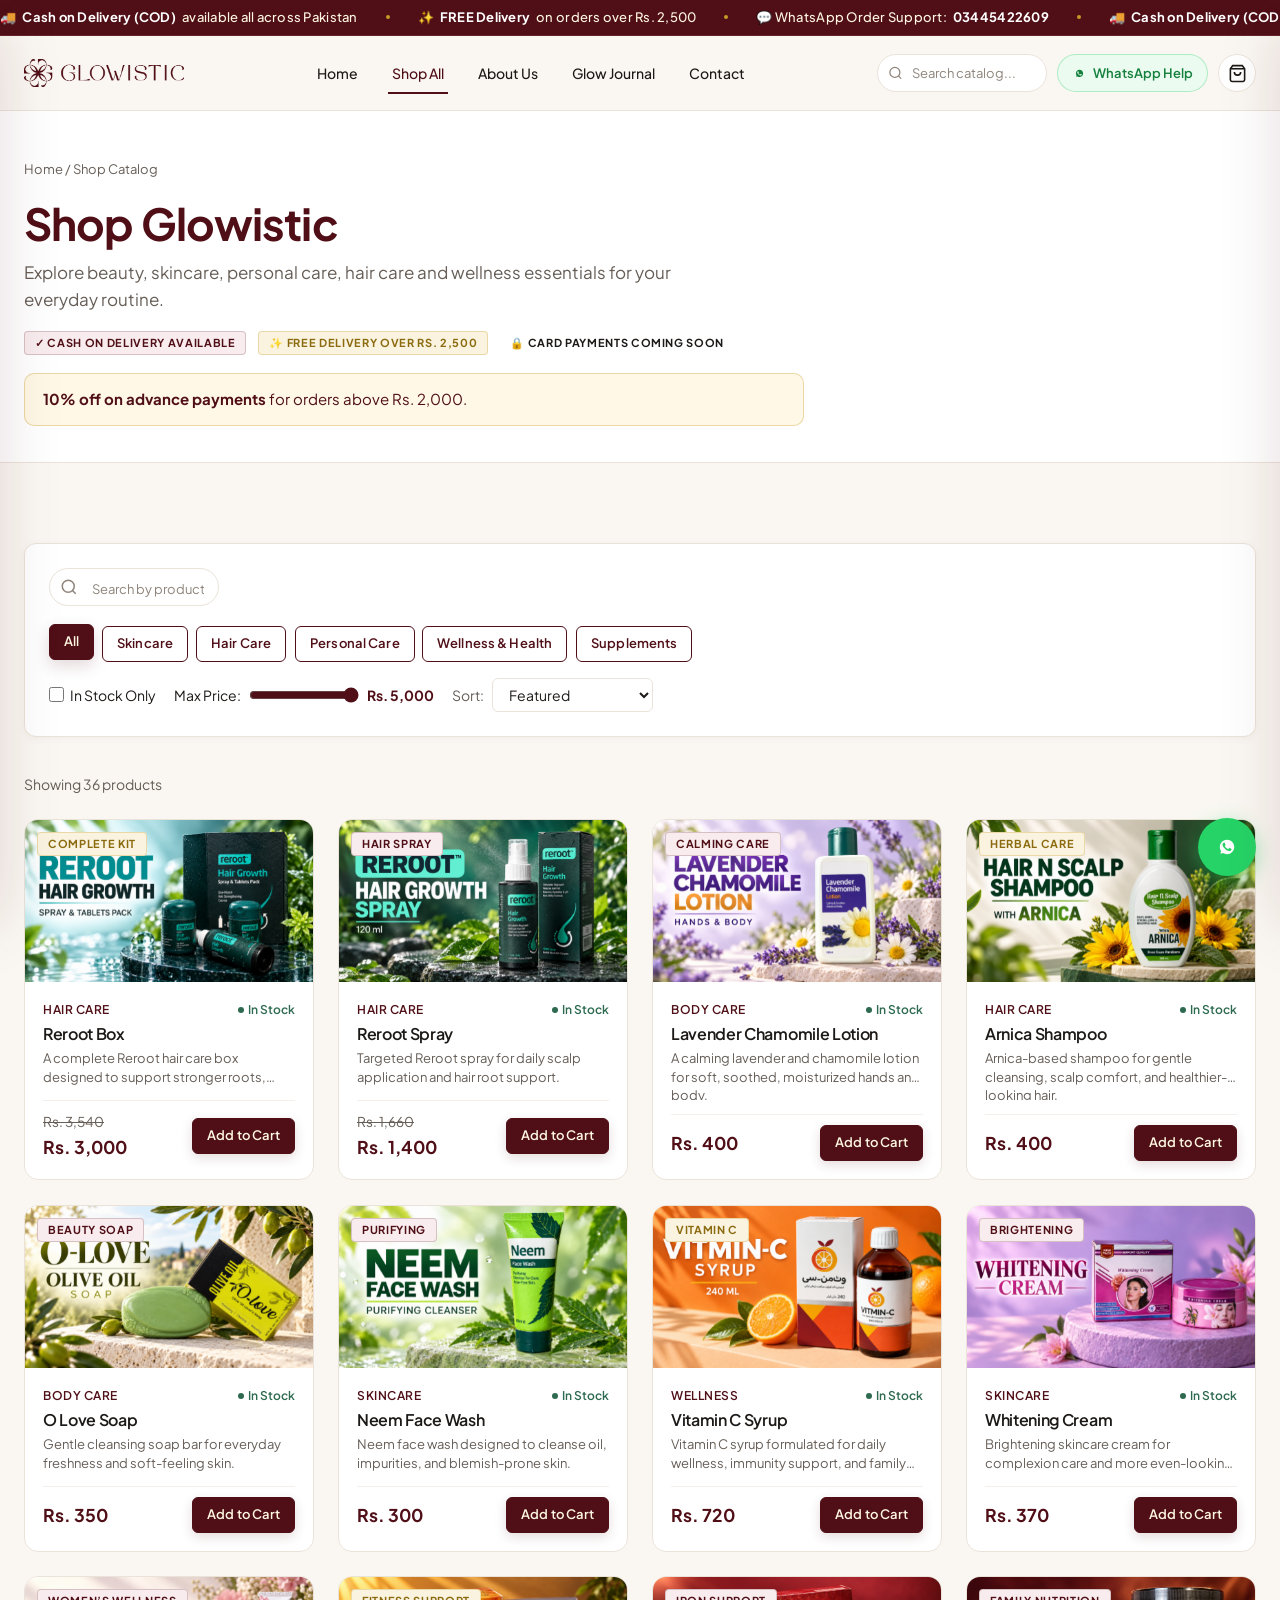
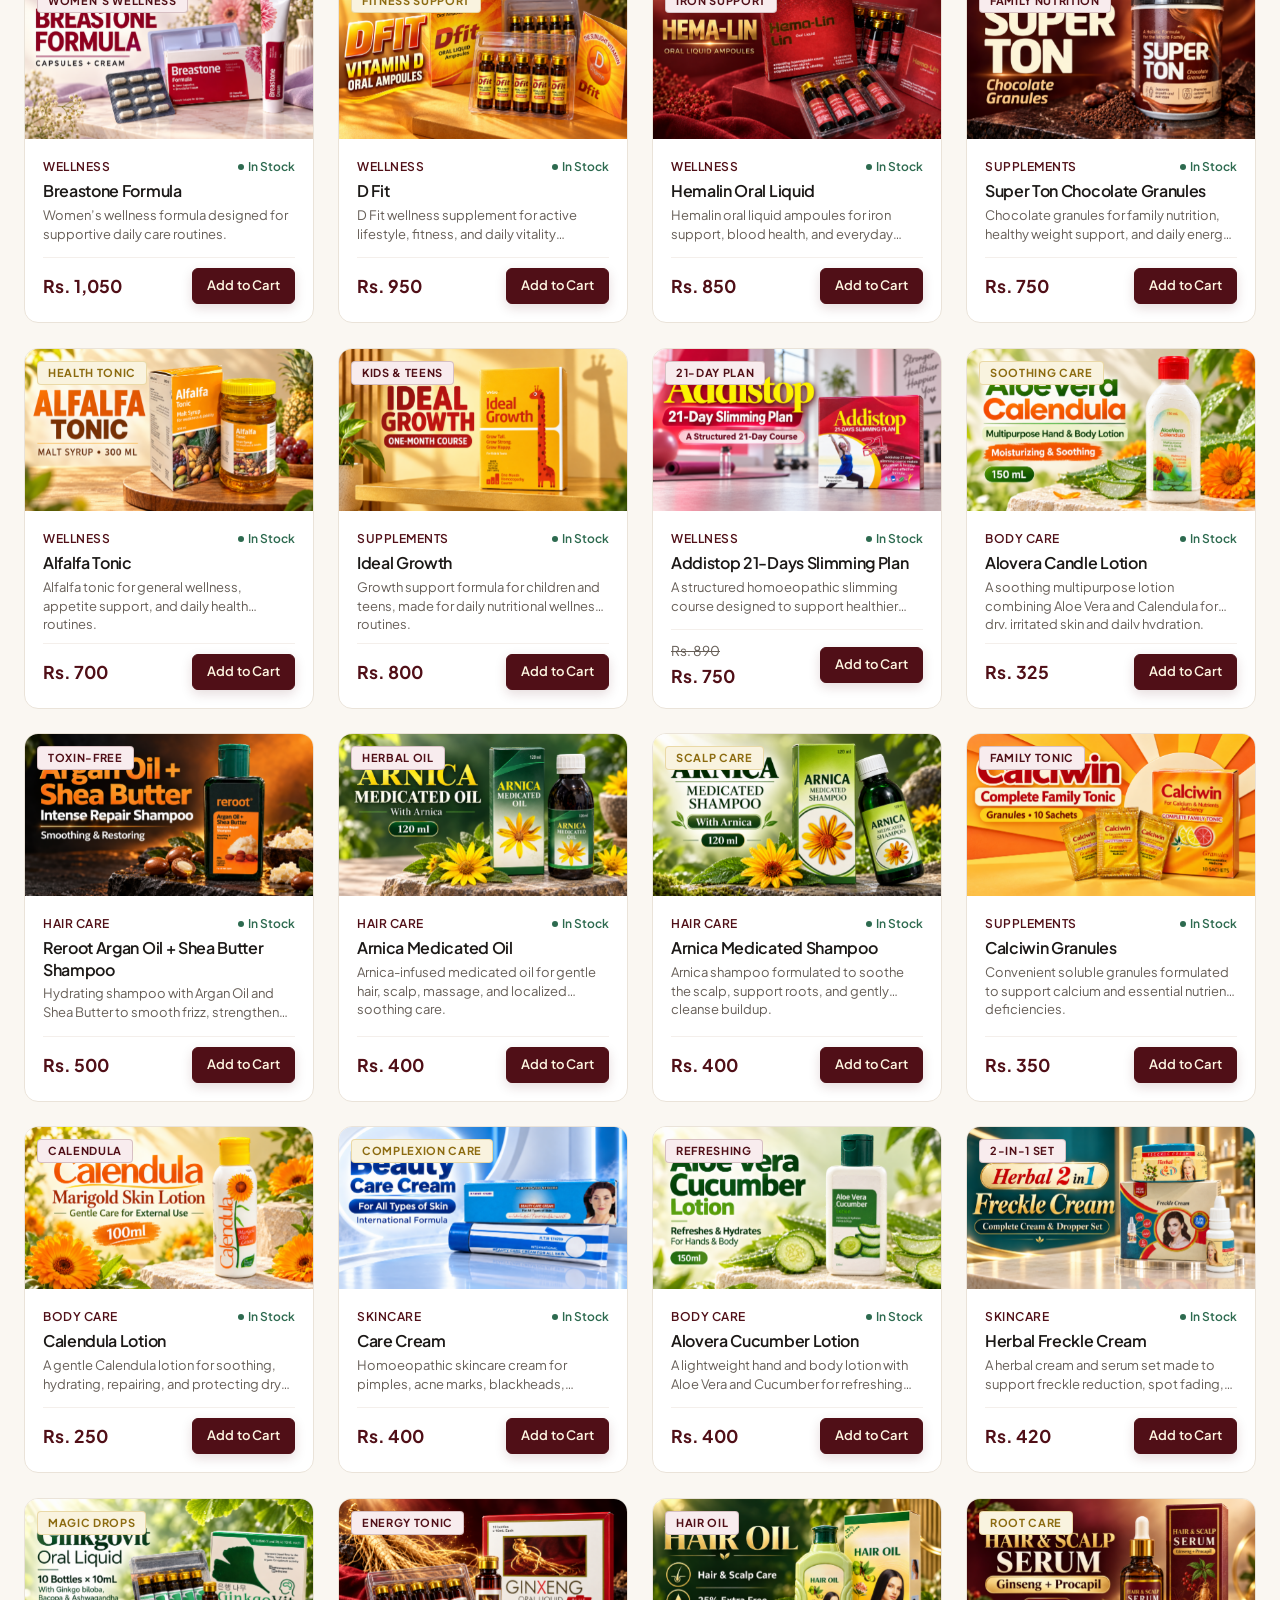
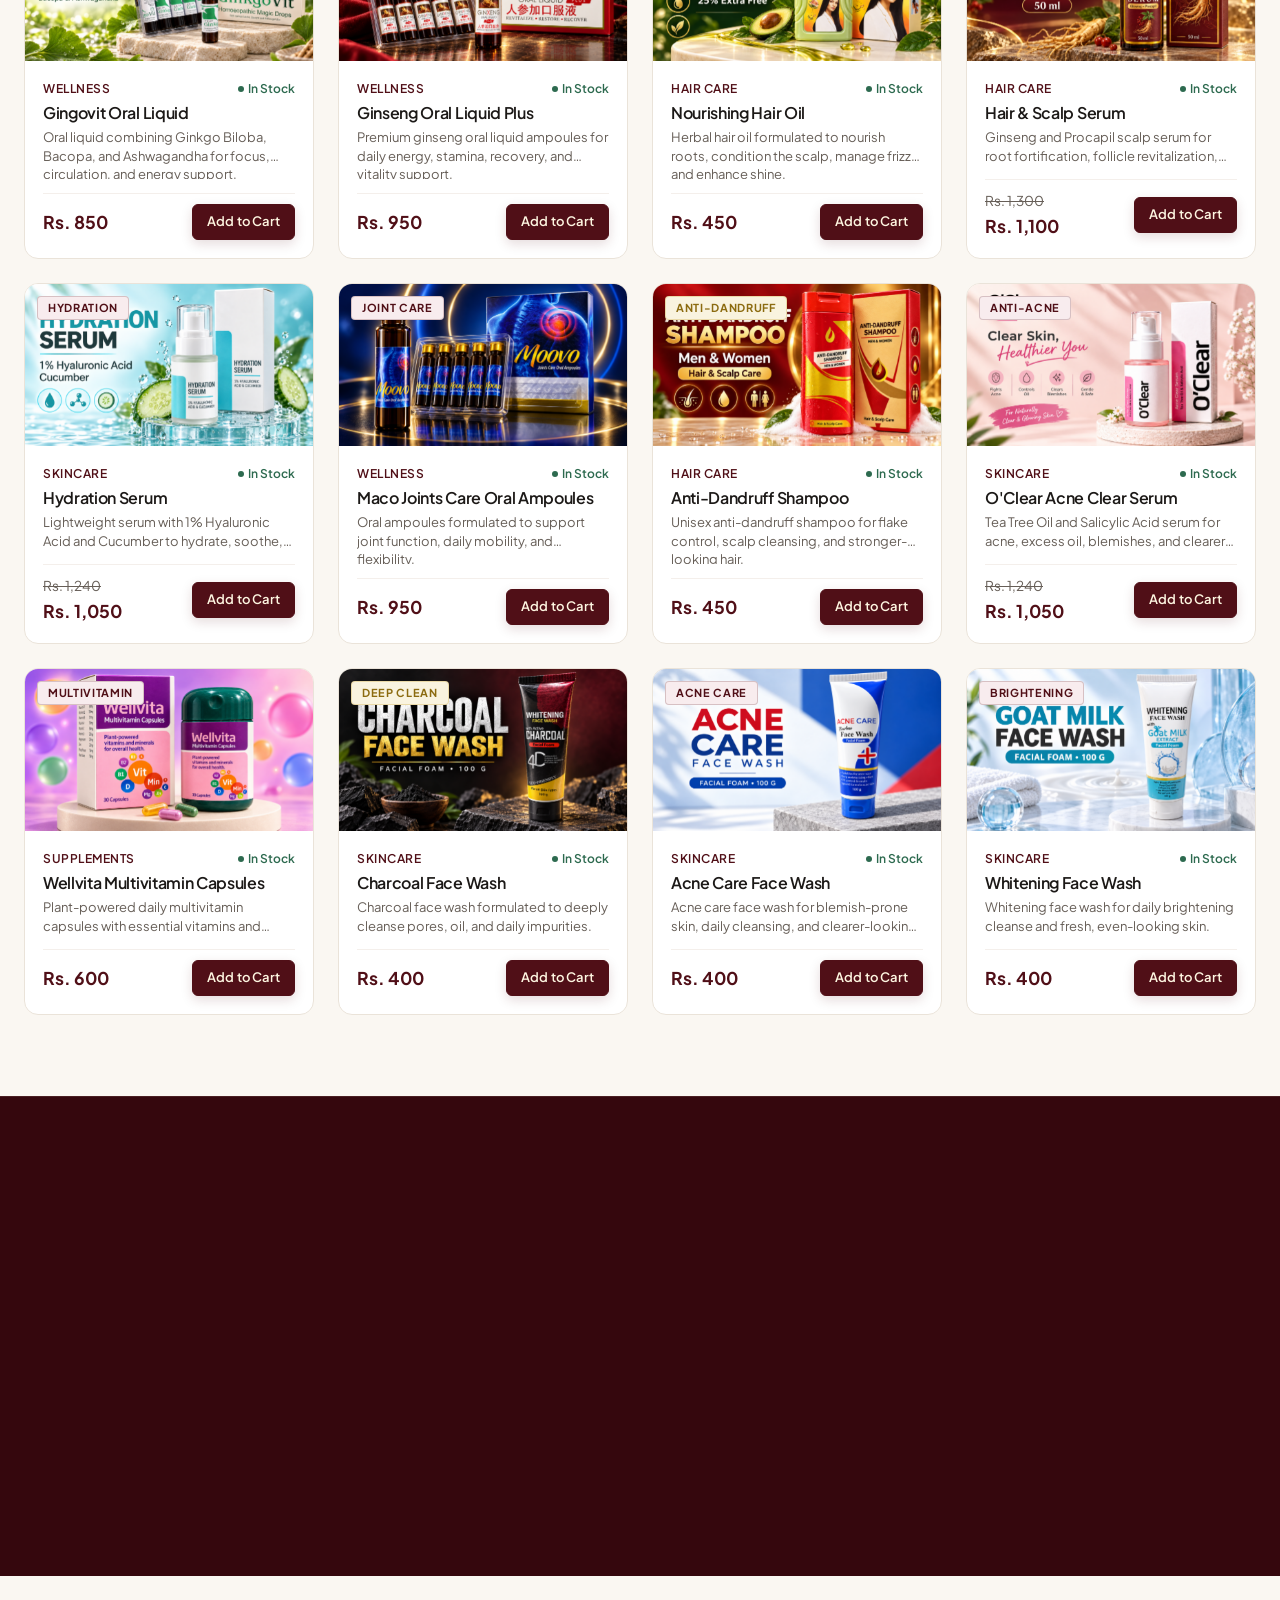
<file: checkout.html>
<!DOCTYPE html>
<html lang="en">
<head>
  <meta charset="UTF-8" />
  <meta name="viewport" content="width=device-width, initial-scale=1.0" />
  <title>Complete Your Order — Cash on Delivery | Glowistic</title>
  <meta name="description" content="Secure Cash on Delivery checkout for authentic Glowistic skincare, hair care, and wellness essentials." />
  <link rel="canonical" href="https://www.glowisticpk.com/checkout" />
  <link rel="icon" type="image/png" href="assets/brand/favicon.png" />
  <link rel="icon" type="image/svg+xml" href="assets/brand/favicon.svg" />
  <link rel="apple-touch-icon" href="assets/brand/logo-stacked-burgundy.png" />
  
  <!-- Open Graph / Social Sharing -->
  <meta property="og:site_name" content="Glowistic" />
  <meta property="og:type" content="website" />
  <meta property="og:title" content="Complete Your Order — Cash on Delivery | Glowistic" />
  <meta property="og:description" content="Secure Cash on Delivery checkout for authentic Glowistic skincare, hair care, and wellness essentials." />
  <meta property="og:url" content="https://www.glowisticpk.com/checkout" />
  <meta property="og:image" content="https://www.glowisticpk.com/assets/brand/logo-burgundy.png" />

  <!-- Twitter / X Card -->
  <meta name="twitter:card" content="summary_large_image" />
  <meta name="twitter:title" content="Complete Your Order — Cash on Delivery | Glowistic" />
  <meta name="twitter:description" content="Secure Cash on Delivery checkout for authentic Glowistic skincare, hair care, and wellness essentials." />
  <meta name="twitter:image" content="https://www.glowisticpk.com/assets/brand/logo-burgundy.png" />

  <!-- Performance & Fonts Preconnect -->
  <link rel="preconnect" href="https://fonts.googleapis.com" />
  <link rel="preconnect" href="https://fonts.gstatic.com" crossorigin />
  <link rel="stylesheet" href="https://fonts.googleapis.com/css2?family=Playfair+Display:ital,wght@0,400..700;1,400..700&family=Plus+Jakarta+Sans:wght@300;400;500;600;700;800&display=swap" />

  <!-- Stylesheets -->
  <link rel="stylesheet" href="css/main.css" />
  <link rel="stylesheet" href="css/components.css" />
  <link rel="stylesheet" href="css/cursor.css" />
  <script type="application/ld+json">
{
  "@context": "https://schema.org",
  "@type": "WebPage",
  "name": "Complete Your Order — Cash on Delivery | Glowistic",
  "url": "https://www.glowisticpk.com/checkout"
}
  </script>
</head>
<body data-page="checkout">

  <div class="announcement-bar" role="region" aria-label="Store Announcement">
    <div class="announcement-marquee">
      <div class="announcement-marquee-track">
        <div class="announcement-marquee-group">
          
        <span class="announcement-item">🚚 <strong>Cash on Delivery (COD)</strong> available all across Pakistan</span>
        <span class="announcement-dot" aria-hidden="true"></span>
        <span class="announcement-item">✨ <strong>FREE Delivery</strong> on orders over Rs. 2,500</span>
        <span class="announcement-dot" aria-hidden="true"></span>
        <span class="announcement-item">💬 WhatsApp Order Support: <strong>03445422609</strong></span>
        <span class="announcement-dot" aria-hidden="true"></span>
          
        <span class="announcement-item">🚚 <strong>Cash on Delivery (COD)</strong> available all across Pakistan</span>
        <span class="announcement-dot" aria-hidden="true"></span>
        <span class="announcement-item">✨ <strong>FREE Delivery</strong> on orders over Rs. 2,500</span>
        <span class="announcement-dot" aria-hidden="true"></span>
        <span class="announcement-item">💬 WhatsApp Order Support: <strong>03445422609</strong></span>
        <span class="announcement-dot" aria-hidden="true"></span>
          
        <span class="announcement-item">🚚 <strong>Cash on Delivery (COD)</strong> available all across Pakistan</span>
        <span class="announcement-dot" aria-hidden="true"></span>
        <span class="announcement-item">✨ <strong>FREE Delivery</strong> on orders over Rs. 2,500</span>
        <span class="announcement-dot" aria-hidden="true"></span>
        <span class="announcement-item">💬 WhatsApp Order Support: <strong>03445422609</strong></span>
        <span class="announcement-dot" aria-hidden="true"></span>
        </div>
        <div class="announcement-marquee-group" aria-hidden="true">
          
        <span class="announcement-item">🚚 <strong>Cash on Delivery (COD)</strong> available all across Pakistan</span>
        <span class="announcement-dot" aria-hidden="true"></span>
        <span class="announcement-item">✨ <strong>FREE Delivery</strong> on orders over Rs. 2,500</span>
        <span class="announcement-dot" aria-hidden="true"></span>
        <span class="announcement-item">💬 WhatsApp Order Support: <strong>03445422609</strong></span>
        <span class="announcement-dot" aria-hidden="true"></span>
          
        <span class="announcement-item">🚚 <strong>Cash on Delivery (COD)</strong> available all across Pakistan</span>
        <span class="announcement-dot" aria-hidden="true"></span>
        <span class="announcement-item">✨ <strong>FREE Delivery</strong> on orders over Rs. 2,500</span>
        <span class="announcement-dot" aria-hidden="true"></span>
        <span class="announcement-item">💬 WhatsApp Order Support: <strong>03445422609</strong></span>
        <span class="announcement-dot" aria-hidden="true"></span>
          
        <span class="announcement-item">🚚 <strong>Cash on Delivery (COD)</strong> available all across Pakistan</span>
        <span class="announcement-dot" aria-hidden="true"></span>
        <span class="announcement-item">✨ <strong>FREE Delivery</strong> on orders over Rs. 2,500</span>
        <span class="announcement-dot" aria-hidden="true"></span>
        <span class="announcement-item">💬 WhatsApp Order Support: <strong>03445422609</strong></span>
        <span class="announcement-dot" aria-hidden="true"></span>
        </div>
      </div>
    </div>
  </div>

  <header class="site-header">
    <div class="container header-inner">
      <button type="button" class="mobile-menu-toggle header-icon-btn" aria-label="Open Navigation Menu">
        <svg width="22" height="22" viewBox="0 0 24 24" fill="none" stroke="currentColor" stroke-width="2"><path d="M4 6h16M4 12h16M4 18h16"/></svg>
      </button>

      <a href="index.html" class="header-brand" aria-label="Glowistic Home">
        <img src="assets/brand/logo-burgundy.png" alt="Glowistic" class="header-logo" width="160" height="32" />
      </a>

      <nav class="header-nav" aria-label="Main Navigation">
        <a href="index.html" class="nav-link "><span>Home</span></a>
        <a href="shop.html" class="nav-link "><span>Shop All</span></a>
        <a href="about.html" class="nav-link "><span>About Us</span></a>
        <a href="blog.html" class="nav-link "><span>Glow Journal</span></a>
        <a href="contact.html" class="nav-link "><span>Contact</span></a>
      </nav>

      <div class="header-actions">
        <div class="search-container" id="global-search-container">
          <div class="search-input-wrap">
            <span class="search-icon-inside" aria-hidden="true">
              <svg width="15" height="15" viewBox="0 0 24 24" fill="none" stroke="currentColor" stroke-width="2"><circle cx="11" cy="11" r="8"/><path d="m21 21-4.35-4.35"/></svg>
            </span>
            <input type="text" id="global-search-input" class="search-input" placeholder="Search catalog..." autocomplete="off" aria-label="Search catalog" />
          </div>
          <div id="search-results-dropdown" class="search-results-dropdown"></div>
        </div>

        <a href="https://wa.me/923445422609?text=Hi%20Glowistic%2C%20I%20would%20like%20to%20know%20more%20about%20your%20products." target="_blank" rel="noopener noreferrer" class="header-whatsapp-cta" aria-label="WhatsApp Help">
          <svg width="15" height="15" viewBox="0 0 24 24" fill="currentColor" aria-hidden="true"><path d="M12.031 6.172c-3.181 0-5.767 2.586-5.768 5.766-.001 1.298.38 2.27 1.019 3.287l-.582 2.128 2.182-.573c.978.58 1.911.928 3.145.929 3.178 0 5.767-2.587 5.768-5.766.001-3.187-2.575-5.77-5.764-5.771zm3.392 8.244c-.144.405-.837.774-1.17.824-.312.045-.694.072-2.148-.535-1.745-.73-2.868-2.52-2.955-2.637-.088-.117-.714-.95-.714-1.815 0-.865.452-1.291.614-1.468.162-.177.353-.221.471-.221.118 0 .235.001.338.006.109.006.255-.041.399.303.147.353.501 1.22.545 1.308.044.088.073.191.015.308-.059.117-.088.19-.177.293-.088.103-.186.23-.265.31-.088.088-.181.185-.078.361.103.176.458.756.983 1.225.677.604 1.248.791 1.425.879.176.088.279.074.382-.044.103-.118.441-.515.559-.691.118-.176.235-.147.397-.088.162.059 1.03.486 1.206.574.177.088.294.132.338.206.044.074.044.428-.1.833z"/></svg>
          <span>WhatsApp Help</span>
        </a>

        <a href="cart.html" class="header-icon-btn cart-toggle-btn" aria-label="Shopping Cart">
          <svg width="19" height="19" viewBox="0 0 24 24" fill="none" stroke="currentColor" stroke-width="2"><path d="M6 2 3 6v14a2 2 0 0 0 2 2h14a2 2 0 0 0 2-2V6l-3-4Z"/><path d="M3 6h18"/><path d="M16 10a4 4 0 0 1-8 0"/></svg>
          <span class="cart-count-badge">0</span>
        </a>
      </div>
    </div>
  </header>

  <div class="mobile-nav-overlay"></div>
  <aside id="mobile-nav-drawer" class="mobile-nav-drawer" aria-label="Mobile Navigation">
    <div class="mobile-nav-header">
      <img src="assets/brand/logo-burgundy.png" alt="Glowistic" class="mobile-nav-logo" width="160" height="34" />
      <button type="button" class="mobile-nav-close" aria-label="Close Mobile Navigation">&times;</button>
    </div>
    <div class="mobile-nav-body">
      <nav class="mobile-nav-links">
        <a href="index.html" class="mobile-nav-link ">Home</a>
        <a href="shop.html" class="mobile-nav-link ">Shop All</a>
        <a href="about.html" class="mobile-nav-link ">About Us</a>
        <a href="blog.html" class="mobile-nav-link ">Glow Journal</a>
        <a href="contact.html" class="mobile-nav-link ">Contact</a>
      </nav>
    </div>
    <div class="mobile-nav-footer">
      <a href="https://wa.me/923445422609?text=Hi%20Glowistic%2C%20I%20would%20like%20to%20know%20more%20about%20your%20products." target="_blank" rel="noopener noreferrer" class="btn btn-whatsapp btn-block">
        💬 Order via WhatsApp (03445422609)
      </a>
    </div>
  </aside>

  <main class="checkout-section" style="padding: 40px 0 80px; background-color: var(--color-bg);">
    <div class="container">
      <div class="product-breadcrumb" style="margin-bottom: 20px;">
        <a href="index.html">Home</a> &sol; <a href="cart.html">Bag</a> &sol; <span>Checkout</span>
      </div>

      <h1 style="font-size: 2.25rem; color: var(--color-primary); margin-bottom: 8px;">Complete Your Order</h1>
      <p style="color: var(--color-text-muted); font-size: 0.9375rem; margin-bottom: 32px;">
        Fast nationwide delivery. Pay cash upon arrival at your doorstep.
      </p>

      <div class="checkout-grid" style="display: grid; grid-template-columns: 1fr; gap: 36px;" class="checkout-layout-grid">
        <style>
          @media (min-width: 860px) {
            .checkout-grid { grid-template-columns: 1fr 380px !important; }
          }
        </style>
        <!-- Form Column -->
        <div class="checkout-form-col">
          <form id="glowistic-checkout-form">
            <!-- 1. Customer Details -->
            <div class="checkout-card" style="background: var(--color-surface); border: 1px solid var(--color-border); border-radius: 12px; padding: 24px; margin-bottom: 24px;">
              <div class="checkout-card-header" style="display: flex; align-items: center; gap: 10px; margin-bottom: 18px; padding-bottom: 12px; border-bottom: 1px solid var(--color-border);">
                <span class="step-num" style="width: 28px; height: 28px; background: var(--color-primary); color: #FFF; border-radius: 50%; display: flex; align-items: center; justify-content: center; font-size: 0.85rem; font-weight: bold;">1</span>
                <h3 style="margin: 0; color: var(--color-primary); font-size: 1.15rem;">Customer Details</h3>
              </div>

              <div class="form-row" style="display: grid; grid-template-columns: repeat(auto-fit, minmax(240px, 1fr)); gap: 16px; margin-bottom: 16px;">
                <div class="form-group">
                  <label for="checkout-name" style="display: block; font-size: 0.875rem; font-weight: 600; margin-bottom: 6px;">Full Name <span>*</span></label>
                  <input type="text" id="checkout-name" name="fullName" class="form-control" placeholder="Ayesha Khan" required />
                </div>
                <div class="form-group">
                  <label for="checkout-phone" style="display: block; font-size: 0.875rem; font-weight: 600; margin-bottom: 6px;">Mobile / WhatsApp Number <span>*</span></label>
                  <input type="tel" id="checkout-phone" name="phone" class="form-control" placeholder="03445422609" pattern="[0-9]{11}" title="Please enter an 11-digit Pakistani phone number (e.g. 03445422609)" required />
                </div>
              </div>

              <div class="form-group">
                <label for="checkout-email" style="display: block; font-size: 0.875rem; font-weight: 600; margin-bottom: 6px;">Email Address <span>*</span></label>
                <input type="email" id="checkout-email" name="email" class="form-control" placeholder="name@example.com" required />
              </div>
            </div>

            <!-- 2. Delivery Address -->
            <div class="checkout-card" style="background: var(--color-surface); border: 1px solid var(--color-border); border-radius: 12px; padding: 24px; margin-bottom: 24px;">
              <div class="checkout-card-header" style="display: flex; align-items: center; gap: 10px; margin-bottom: 18px; padding-bottom: 12px; border-bottom: 1px solid var(--color-border);">
                <span class="step-num" style="width: 28px; height: 28px; background: var(--color-primary); color: #FFF; border-radius: 50%; display: flex; align-items: center; justify-content: center; font-size: 0.85rem; font-weight: bold;">2</span>
                <h3 style="margin: 0; color: var(--color-primary); font-size: 1.15rem;">Delivery Address (Pakistan)</h3>
              </div>

              <div class="form-group" style="margin-bottom: 16px;">
                <label for="checkout-address" style="display: block; font-size: 0.875rem; font-weight: 600; margin-bottom: 6px;">House / Flat #, Street <span>*</span></label>
                <input type="text" id="checkout-address" name="address" class="form-control" placeholder="House / Flat #, Street" required />
              </div>

              <div class="form-group" style="margin-bottom: 16px;">
                <label for="checkout-area" style="display: block; font-size: 0.875rem; font-weight: 600; margin-bottom: 6px;">Area / Sector / Colony <span>*</span></label>
                <input type="text" id="checkout-area" name="area" class="form-control" placeholder="e.g. DHA Phase 5 / F-10 / Gulberg" required />
              </div>

              <div class="form-row" style="display: grid; grid-template-columns: repeat(auto-fit, minmax(200px, 1fr)); gap: 16px; margin-bottom: 16px;">
                <div class="form-group">
                  <label for="checkout-city" style="display: block; font-size: 0.875rem; font-weight: 600; margin-bottom: 6px;">City <span>*</span></label>
                  <input type="text" id="checkout-city" name="city" list="pakistan-cities-list" class="form-control" placeholder="Select or type city" required />
                  <datalist id="pakistan-cities-list"></datalist>
                </div>
                <div class="form-group">
                  <label for="checkout-province" style="display: block; font-size: 0.875rem; font-weight: 600; margin-bottom: 6px;">Province <span>*</span></label>
                  <select id="checkout-province" name="province" class="form-control" required>
                    <option value="" disabled selected>Select Province</option>
                  </select>
                </div>
              </div>

              <div class="form-row" style="display: grid; grid-template-columns: repeat(auto-fit, minmax(200px, 1fr)); gap: 16px;">
                <div class="form-group">
                  <label for="checkout-postal" style="display: block; font-size: 0.875rem; font-weight: 600; margin-bottom: 6px;">Postal Code <span>*</span></label>
                  <input type="text" id="checkout-postal" name="postalCode" class="form-control" placeholder="44000" required />
                </div>
                <div class="form-group">
                  <label for="checkout-notes" style="display: block; font-size: 0.875rem; font-weight: 600; margin-bottom: 6px;">Order Notes <small class="text-muted">(Optional)</small></label>
                  <input type="text" id="checkout-notes" name="orderNotes" class="form-control" placeholder="e.g. Near City Hospital / Leave at gate" />
                </div>
              </div>
            </div>

            <!-- 3. Payment Method -->
            <div class="checkout-card" style="background: var(--color-surface); border: 1px solid var(--color-border); border-radius: 12px; padding: 24px; margin-bottom: 24px;">
              <div class="checkout-card-header" style="display: flex; align-items: center; gap: 10px; margin-bottom: 18px; padding-bottom: 12px; border-bottom: 1px solid var(--color-border);">
                <span class="step-num" style="width: 28px; height: 28px; background: var(--color-primary); color: #FFF; border-radius: 50%; display: flex; align-items: center; justify-content: center; font-size: 0.85rem; font-weight: bold;">3</span>
                <h3 style="margin: 0; color: var(--color-primary); font-size: 1.15rem;">Payment Method</h3>
              </div>

              <div class="payment-options-grid" style="display: flex; flex-direction: column; gap: 12px;">
                <!-- COD Option -->
                <label class="payment-method-card is-selected" style="background: #F4FAF6; border: 2px solid #2D6A4F; border-radius: 8px; padding: 16px; display: flex; gap: 12px; align-items: flex-start; cursor: pointer;">
                  <input type="radio" name="paymentMethod" value="cod" checked style="accent-color: #2D6A4F; margin-top: 4px;" />
                  <div>
                    <div style="display: flex; align-items: center; gap: 8px;">
                      <strong style="color: #1E4633;">Cash on Delivery (COD)</strong>
                      <span class="badge-cod-active" style="background: #2D6A4F; color: #FFF; font-size: 0.7rem; padding: 2px 6px; border-radius: 4px;">Active</span>
                    </div>
                    <p style="font-size: 0.85rem; color: #2D6A4F; margin: 4px 0 0;">Pay when your order arrives. Standard nationwide dispatch in 2 to 4 business days.</p>
                  </div>
                </label>

                <!-- Disabled Card Option -->
                <div class="payment-method-card is-disabled" data-action="show-card-modal" style="background: var(--color-bg); border: 1px dashed var(--color-border); border-radius: 8px; padding: 16px; display: flex; gap: 12px; align-items: flex-start; cursor: pointer;">
                  <input type="radio" name="paymentMethod" value="card" disabled style="margin-top: 4px;" />
                  <div>
                    <div style="display: flex; align-items: center; gap: 8px;">
                      <strong style="color: var(--color-text-muted);">Card Payment</strong>
                      <span class="payment-badge-coming-soon" style="background: #FDF2E9; color: #D35400; font-size: 0.7rem; padding: 2px 6px; border-radius: 4px;">Coming Soon</span>
                    </div>
                    <p style="font-size: 0.85rem; color: var(--color-text-muted); margin: 4px 0 0;">Online card payments are currently integrating. Click to learn more.</p>
                  </div>
                </div>
              </div>
            </div>

            <!-- Confirmation Terms Checkbox -->
            <div style="background: var(--color-surface); border: 1px solid var(--color-border); border-radius: 8px; padding: 16px; margin-bottom: 24px;">
              <label style="display: flex; align-items: flex-start; gap: 10px; cursor: pointer; font-size: 0.875rem; color: var(--color-text);">
                <input type="checkbox" id="checkout-terms-checkbox" required style="accent-color: var(--color-primary); margin-top: 3px; width: 16px; height: 16px;" />
                <span>I confirm that the delivery information provided is correct.</span>
              </label>
            </div>

            <button type="submit" id="checkout-submit-btn" class="btn btn-primary btn-block btn-lg">
              Place COD Order
            </button>
            <div id="checkout-loading-msg" style="display: none; text-align: center; margin-top: 12px; font-weight: 600; color: var(--color-primary);">
              ⏳ Placing your order...
            </div>
          </form>
        </div>

        <!-- Summary Column -->
        <div class="checkout-summary-col">
          <div class="checkout-card" style="background: var(--color-surface); border: 1px solid var(--color-border); border-radius: 12px; padding: 24px; position: sticky; top: 100px;">
            <h3 style="font-size: 1.15rem; color: var(--color-primary); margin-bottom: 18px; padding-bottom: 10px; border-bottom: 1px solid var(--color-border);">
              Order Summary
            </h3>
            <div id="checkout-order-summary"></div>
            <div style="margin-top: 24px; padding-top: 20px; border-top: 1px solid var(--color-border); font-size: 0.8125rem; color: var(--color-text-muted); display: flex; flex-direction: column; gap: 8px;">
              <div>🚚 <strong>Fast Dispatch:</strong> Dispatched in 24 hours</div>
              <div>💬 <strong>WhatsApp Helpline:</strong> 03445422609</div>
            </div>
          </div>
        </div>
      </div>
    </div>
  </main>
  

  <!-- Final Glowistic 5-Column Footer -->
  <footer class="site-footer">
    <div class="container footer-container">
      <div class="footer-top-grid">
        <!-- Column 1: Glowistic -->
        <div class="footer-col footer-brand-col">
          <a href="index.html" class="footer-brand-link" aria-label="Glowistic Home">
            <img src="assets/brand/logo-cream.png" alt="Glowistic" class="footer-logo" width="210" height="42" />
          </a>
          <p class="footer-brand-tagline">"Our everyday glow starts here."</p>
          <p class="footer-brand-desc">
            Beauty, skincare, personal care, hair care, and wellness essentials made for everyday routines. Simple choices. Feel-good care. Products you will love using every day.
          </p>
        </div>

        <!-- Column 2: Shop -->
        <div class="footer-col">
          <h4>Shop</h4>
          <ul class="footer-links">
            <li><a href="shop.html">All Products</a></li>
            <li><a href="shop.html?category=skincare">Skincare</a></li>
            <li><a href="shop.html?category=hair-care">Hair Care</a></li>
            <li><a href="shop.html?category=personal-care">Personal Care</a></li>
            <li><a href="shop.html?category=personal-care">Body Care</a></li>
            <li><a href="shop.html?category=wellness-health">Wellness &amp; Health</a></li>
            <li><a href="shop.html?category=supplements">Supplements</a></li>
          </ul>
        </div>

        <!-- Column 3: Explore -->
        <div class="footer-col">
          <h4>Explore</h4>
          <ul class="footer-links">
            <li><a href="about.html">About Us</a></li>
            <li><a href="blog.html">The Glow Journal</a></li>
            <li><a href="contact.html">Contact Us</a></li>
            <li><a href="index.html#faq-section">FAQs</a></li>
            <li><a href="shop.html">Routine Finder</a></li>
          </ul>
        </div>

        <!-- Column 4: Customer Care -->
        <div class="footer-col">
          <h4>Customer Care</h4>
          <ul class="footer-links">
            <li><a href="contact.html">Contact Us</a></li>
            <li><a href="index.html#faq-section">FAQs</a></li>
            <li><a href="shipping-policy.html">Shipping &amp; Delivery</a></li>
            <li><a href="privacy-policy.html">Privacy Policy</a></li>
            <li><a href="terms-conditions.html">Terms &amp; Conditions</a></li>
          </ul>
        </div>

        <!-- Column 5: Connect -->
        <div class="footer-col footer-col-connect">
          <h4>Connect</h4>
          <p class="footer-connect-intro">Reach our beauty &amp; wellness concierge anytime on official channels.</p>
          <div class="footer-connect-list">
            <!-- WhatsApp -->
            <div class="footer-connect-row">
              <a href="https://wa.me/923445422609?text=Hi%20Glowistic%2C%20I%20have%20an%20inquiry%20about%20my%20order." target="_blank" rel="noopener noreferrer" class="connect-icon-badge" aria-label="WhatsApp Concierge">
                <svg width="18" height="18" viewBox="0 0 24 24" fill="none" stroke="currentColor" stroke-width="1.8" stroke-linecap="round" stroke-linejoin="round" aria-hidden="true">
                  <path d="M21 11.5a8.38 8.38 0 0 1-.9 3.8 8.5 8.5 0 0 1-7.6 4.7 8.38 8.38 0 0 1-3.8-.9L3 21l1.9-5.7a8.38 8.38 0 0 1-.9-3.8 8.5 8.5 0 0 1 4.7-7.6 8.38 8.38 0 0 1 3.8-.9h.5a8.48 8.48 0 0 1 8 8v.5z"></path>
                </svg>
              </a>
              <div class="connect-text-group">
                <a href="https://wa.me/923445422609?text=Hi%20Glowistic%2C%20I%20have%20an%20inquiry%20about%20my%20order." target="_blank" rel="noopener noreferrer" class="connect-primary-link">
                  WhatsApp Concierge
                </a>
                <a href="tel:03445422609" class="connect-secondary-link" aria-label="Call 03445422609">
                  03445422609
                </a>
              </div>
            </div>

            <!-- Instagram -->
            <a href="https://www.instagram.com/glowisticpk/?hl=en" target="_blank" rel="noopener noreferrer" class="footer-connect-row" aria-label="Instagram @glowistickpk">
              <span class="connect-icon-badge" aria-hidden="true">
                <svg width="18" height="18" viewBox="0 0 24 24" fill="none" stroke="currentColor" stroke-width="1.8" stroke-linecap="round" stroke-linejoin="round">
                  <rect x="2" y="2" width="20" height="20" rx="5" ry="5"></rect>
                  <path d="M16 11.37A4 4 0 1 1 12.63 8 4 4 0 0 1 16 11.37z"></path>
                  <line x1="17.5" y1="6.5" x2="17.51" y2="6.5"></line>
                </svg>
              </span>
              <div class="connect-text-group">
                <span class="connect-primary-text">@glowistickpk</span>
              </div>
            </a>

            <!-- Facebook -->
            <a href="https://www.facebook.com/glowisticpkofficial" target="_blank" rel="noopener noreferrer" class="footer-connect-row" aria-label="Facebook Glowistic Official">
              <span class="connect-icon-badge" aria-hidden="true">
                <svg width="18" height="18" viewBox="0 0 24 24" fill="none" stroke="currentColor" stroke-width="1.8" stroke-linecap="round" stroke-linejoin="round">
                  <path d="M18 2h-3a5 5 0 0 0-5 5v3H7v4h3v8h4v-8h3l1-4h-4V7a1 1 0 0 1 1-1h3z"></path>
                </svg>
              </span>
              <div class="connect-text-group">
                <span class="connect-primary-text">Glowistic Official</span>
              </div>
            </a>
          </div>
        </div>
      </div>

      <div class="footer-bottom-bar">
        <div class="footer-bottom-inner">
          <p class="copyright-text">&copy; 2026 Glowistic. All rights reserved.</p>
          <div class="footer-bottom-badges">
            <span class="badge-cod-footer">
              <svg width="14" height="14" viewBox="0 0 24 24" fill="none" stroke="currentColor" stroke-width="2.5" stroke-linecap="round" stroke-linejoin="round" aria-hidden="true"><polyline points="20 6 9 17 4 12"></polyline></svg>
              <span>Cash on Delivery Active</span>
            </span>
            <span class="badge-card-disabled">
              <svg width="14" height="14" viewBox="0 0 24 24" fill="none" stroke="currentColor" stroke-width="2" stroke-linecap="round" stroke-linejoin="round" aria-hidden="true"><rect x="3" y="11" width="18" height="11" rx="2" ry="2"></rect><path d="M7 11V7a5 5 0 0 1 10 0v4"></path></svg>
              <span>Card Payments Coming Soon</span>
            </span>
          </div>
        </div>
      </div>
    </div>
  </footer>

  <!-- Floating WhatsApp Helpline Button -->
  <a href="https://wa.me/923445422609?text=Hi%20Glowistic%2C%20I%20would%20like%20to%20know%20more%20about%20your%20products." 
     class="floating-whatsapp-btn" 
     target="_blank" 
     rel="noopener noreferrer" 
     aria-label="Chat with Glowistic on WhatsApp" 
     title="Chat with Glowistic on WhatsApp">
    <svg width="30" height="30" viewBox="0 0 24 24" fill="currentColor">
      <path d="M12.031 6.172c-3.181 0-5.767 2.586-5.768 5.766-.001 1.298.38 2.27 1.019 3.287l-.582 2.128 2.182-.573c.978.58 1.911.928 3.145.929 3.178 0 5.767-2.587 5.768-5.766.001-3.187-2.575-5.77-5.764-5.771zm3.392 8.244c-.144.405-.837.774-1.17.824-.312.045-.694.072-2.148-.535-1.745-.73-2.868-2.52-2.955-2.637-.088-.117-.714-.95-.714-1.815 0-.865.452-1.291.614-1.468.162-.177.353-.221.471-.221.118 0 .235.001.338.006.109.006.255-.041.399.303.147.353.501 1.22.545 1.308.044.088.073.191.015.308-.059.117-.088.19-.177.293-.088.103-.186.23-.265.31-.088.088-.181.185-.078.361.103.176.458.756.983 1.225.677.604 1.248.791 1.425.879.176.088.279.074.382-.044.103-.118.441-.515.559-.691.118-.176.235-.147.397-.088.162.059 1.03.486 1.206.574.177.088.294.132.338.206.044.074.044.428-.1.833z"/>
    </svg>
    <span class="floating-whatsapp-tooltip">Chat with us</span>
  </a>

  <!-- Slide-out Cart Drawer -->
  <div class="cart-overlay" id="cart-overlay"></div>
  <aside class="cart-drawer" id="cart-drawer" aria-label="Shopping Cart Drawer">
    <div class="cart-drawer-header">
      <h3>Your Glowistic Bag</h3>
      <button type="button" class="cart-close-btn" aria-label="Close Shopping Bag">&times;</button>
    </div>

    <div class="cart-free-shipping-box">
      <div class="free-shipping-text" id="free-delivery-text">
        Add Rs. 2,500 for <strong>FREE Delivery</strong>!
      </div>
      <div class="free-shipping-progress-bg">
        <div class="free-shipping-progress-bar" id="free-delivery-progress" style="width: 0%;"></div>
      </div>
    </div>

    <div class="cart-drawer-items" id="cart-drawer-items">
      <!-- Items dynamically populated by js/app.js -->
    </div>

    <div class="cart-drawer-empty" id="cart-drawer-empty" style="display: none;">
      <div class="empty-cart-icon">🛍️</div>
      <h4>Your bag is currently empty</h4>
      <p>Discover our clean, practical essentials for your daily routine.</p>
      <a href="shop.html" class="btn btn-primary btn-sm">Explore Products</a>
    </div>

    <div class="cart-drawer-footer" id="cart-drawer-footer">
      <div class="cart-summary-line">
        <span>Subtotal:</span>
        <strong id="cart-drawer-subtotal">Rs. 0</strong>
      </div>
      <div class="cart-summary-line">
        <span>Delivery (Cash on Delivery):</span>
        <span id="cart-drawer-delivery">Rs. 250</span>
      </div>
      <div class="cart-summary-line grand">
        <span>Total:</span>
        <strong id="cart-drawer-total">Rs. 0</strong>
      </div>
      <div class="cart-drawer-actions">
        <a href="checkout.html" class="btn btn-primary btn-block btn-lg">Proceed to Checkout &rarr;</a>
        <a href="cart.html" class="btn btn-outline btn-block btn-sm">View Full Bag</a>
        <a href="#" id="cart-drawer-whatsapp-btn" target="_blank" rel="noopener noreferrer" class="btn btn-whatsapp btn-block btn-sm">
          Order via WhatsApp (03445422609)
        </a>
      </div>
    </div>
  </aside>

  <!-- Card Payments Modal -->
  <div class="modal-overlay" id="card-payments-modal" style="display: none; position: fixed; inset: 0; background: rgba(80, 15, 23, 0.45); backdrop-filter: blur(4px); z-index: 100000; align-items: center; justify-content: center; padding: 20px;">
    <div style="background: var(--color-surface); border: 1px solid var(--color-border); border-radius: 14px; max-width: 440px; width: 100%; padding: 32px 24px; text-align: center; box-shadow: var(--shadow-xl); position: relative;">
      <button type="button" class="modal-close-btn" id="close-card-modal-btn" style="position: absolute; top: 14px; right: 14px; background: none; border: none; font-size: 1.5rem; cursor: pointer; color: var(--color-text-muted);">&times;</button>
      <div style="width: 56px; height: 56px; border-radius: 50%; background: #FDF2E9; color: #D35400; font-size: 1.6rem; display: flex; align-items: center; justify-content: center; margin: 0 auto 16px;">🔒</div>
      <h3 style="font-family: var(--font-heading); color: var(--color-primary); font-size: 1.35rem; margin-bottom: 10px;">Card Payments Coming Soon</h3>
      <p style="color: var(--color-text-muted); font-size: 0.9375rem; line-height: 1.6; margin-bottom: 24px;">
        We're working on secure online card payments.<br/>
        For now, you can place your order using Cash on Delivery or contact us on WhatsApp.
      </p>
      <div style="display: flex; gap: 10px; justify-content: center; flex-wrap: wrap;">
        <a href="https://wa.me/923445422609?text=Hi%20Glowistic%2C%20I%20have%20an%20inquiry%20about%20ordering%20and%20payments." target="_blank" rel="noopener noreferrer" class="btn btn-whatsapp btn-sm">
          💬 Chat on WhatsApp
        </a>
        <button type="button" class="btn btn-outline btn-sm" id="dismiss-card-modal-btn">Close</button>
      </div>
    </div>
  </div>

  <!-- Subtle Circular Cursor Elements -->
  <div class="glowistic-cursor-dot" id="cursor-dot"></div>
  <div class="glowistic-cursor-ring" id="cursor-ring"></div>

  <!-- Scripts -->
  <script type="module" src="js/app.js"></script>
</body>
</html>
</file>
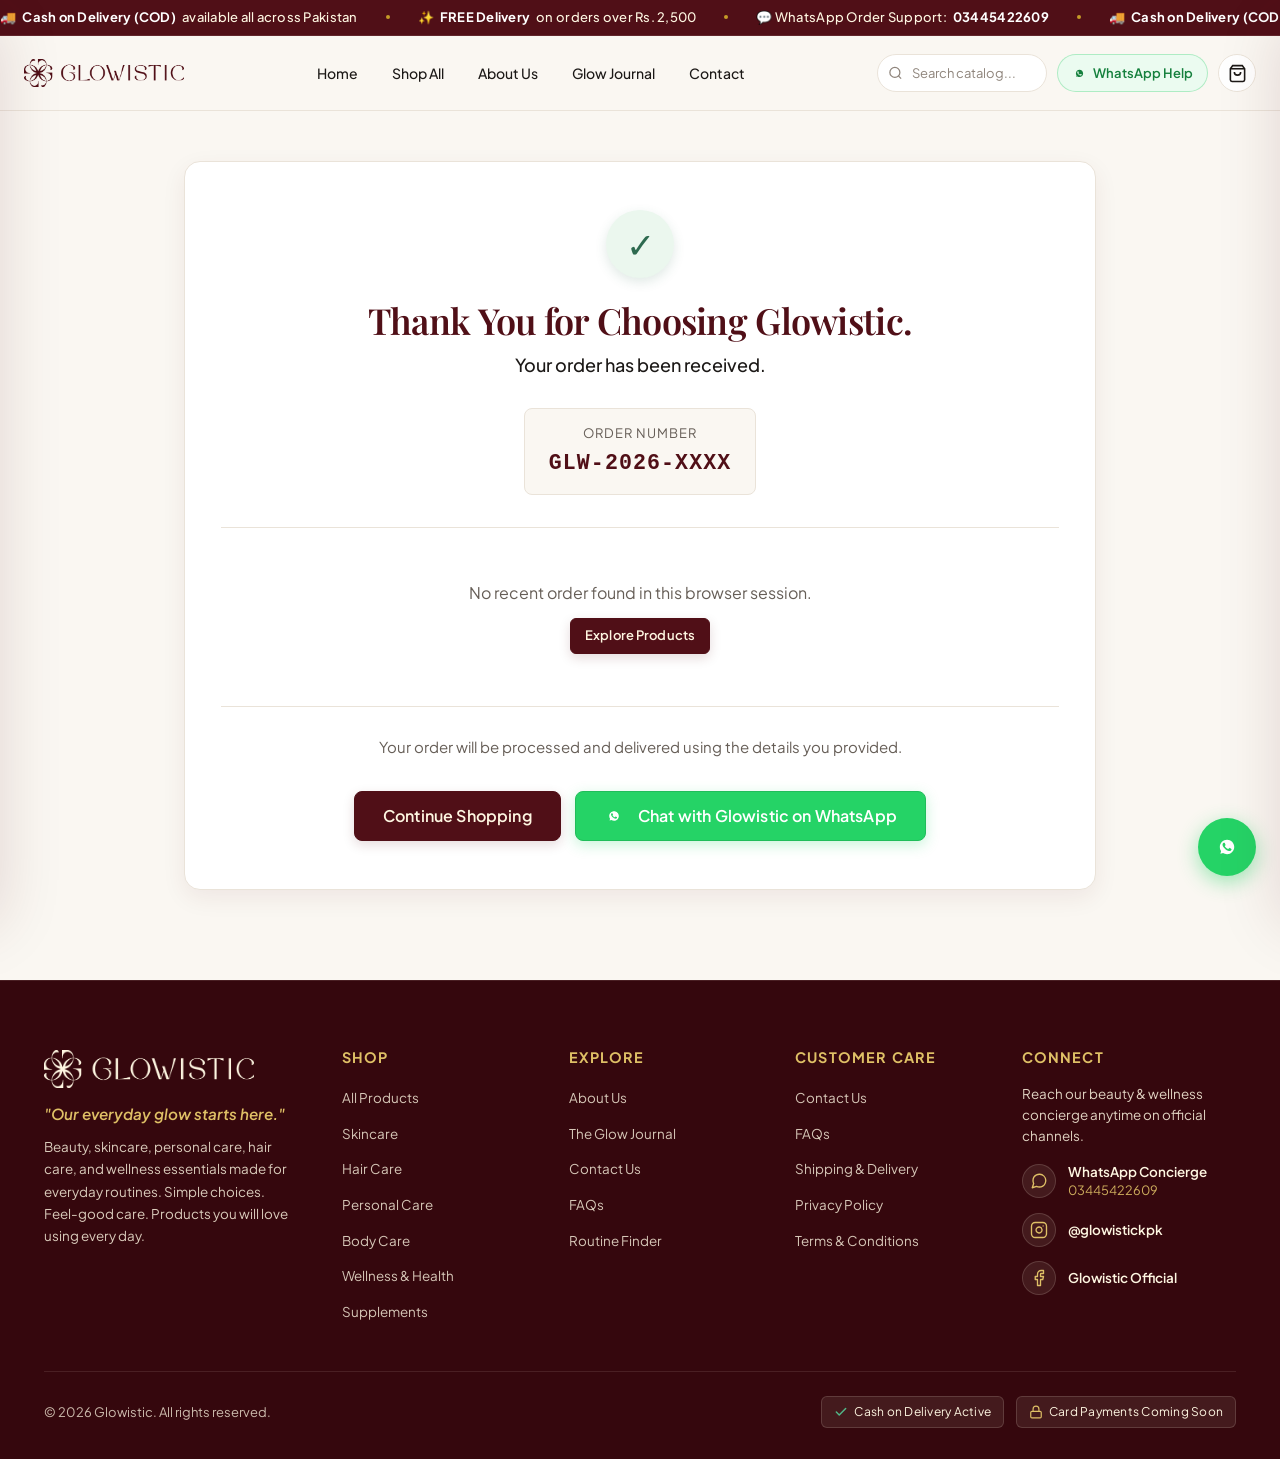
<file: confirmation.html>
<!DOCTYPE html>
<html lang="en">
<head>
  <meta charset="UTF-8" />
  <meta name="viewport" content="width=device-width, initial-scale=1.0" />
  <title>Thank You for Choosing Glowistic — Order Received</title>
  <meta name="description" content="Order confirmation and details for your Glowistic purchase." />
  <link rel="canonical" href="https://www.glowisticpk.com/confirmation" />
  <link rel="icon" type="image/png" href="assets/brand/favicon.png" />
  <link rel="icon" type="image/svg+xml" href="assets/brand/favicon.svg" />
  <link rel="apple-touch-icon" href="assets/brand/logo-stacked-burgundy.png" />
  
  <!-- Open Graph / Social Sharing -->
  <meta property="og:site_name" content="Glowistic" />
  <meta property="og:type" content="website" />
  <meta property="og:title" content="Thank You for Choosing Glowistic — Order Received" />
  <meta property="og:description" content="Order confirmation and details for your Glowistic purchase." />
  <meta property="og:url" content="https://www.glowisticpk.com/confirmation" />
  <meta property="og:image" content="https://www.glowisticpk.com/assets/brand/logo-burgundy.png" />

  <!-- Twitter / X Card -->
  <meta name="twitter:card" content="summary_large_image" />
  <meta name="twitter:title" content="Thank You for Choosing Glowistic — Order Received" />
  <meta name="twitter:description" content="Order confirmation and details for your Glowistic purchase." />
  <meta name="twitter:image" content="https://www.glowisticpk.com/assets/brand/logo-burgundy.png" />

  <!-- Performance & Fonts Preconnect -->
  <link rel="preconnect" href="https://fonts.googleapis.com" />
  <link rel="preconnect" href="https://fonts.gstatic.com" crossorigin />
  <link rel="stylesheet" href="https://fonts.googleapis.com/css2?family=Playfair+Display:ital,wght@0,400..700;1,400..700&family=Plus+Jakarta+Sans:wght@300;400;500;600;700;800&display=swap" />

  <!-- Stylesheets -->
  <link rel="stylesheet" href="css/main.css" />
  <link rel="stylesheet" href="css/components.css" />
  <link rel="stylesheet" href="css/cursor.css" />
  <script type="application/ld+json">
{
  "@context": "https://schema.org",
  "@type": "WebPage",
  "name": "Thank You for Choosing Glowistic — Order Received",
  "url": "https://www.glowisticpk.com/confirmation"
}
  </script>
</head>
<body data-page="confirmation">

  <div class="announcement-bar" role="region" aria-label="Store Announcement">
    <div class="announcement-marquee">
      <div class="announcement-marquee-track">
        <div class="announcement-marquee-group">
          
        <span class="announcement-item">🚚 <strong>Cash on Delivery (COD)</strong> available all across Pakistan</span>
        <span class="announcement-dot" aria-hidden="true"></span>
        <span class="announcement-item">✨ <strong>FREE Delivery</strong> on orders over Rs. 2,500</span>
        <span class="announcement-dot" aria-hidden="true"></span>
        <span class="announcement-item">💬 WhatsApp Order Support: <strong>03445422609</strong></span>
        <span class="announcement-dot" aria-hidden="true"></span>
          
        <span class="announcement-item">🚚 <strong>Cash on Delivery (COD)</strong> available all across Pakistan</span>
        <span class="announcement-dot" aria-hidden="true"></span>
        <span class="announcement-item">✨ <strong>FREE Delivery</strong> on orders over Rs. 2,500</span>
        <span class="announcement-dot" aria-hidden="true"></span>
        <span class="announcement-item">💬 WhatsApp Order Support: <strong>03445422609</strong></span>
        <span class="announcement-dot" aria-hidden="true"></span>
          
        <span class="announcement-item">🚚 <strong>Cash on Delivery (COD)</strong> available all across Pakistan</span>
        <span class="announcement-dot" aria-hidden="true"></span>
        <span class="announcement-item">✨ <strong>FREE Delivery</strong> on orders over Rs. 2,500</span>
        <span class="announcement-dot" aria-hidden="true"></span>
        <span class="announcement-item">💬 WhatsApp Order Support: <strong>03445422609</strong></span>
        <span class="announcement-dot" aria-hidden="true"></span>
        </div>
        <div class="announcement-marquee-group" aria-hidden="true">
          
        <span class="announcement-item">🚚 <strong>Cash on Delivery (COD)</strong> available all across Pakistan</span>
        <span class="announcement-dot" aria-hidden="true"></span>
        <span class="announcement-item">✨ <strong>FREE Delivery</strong> on orders over Rs. 2,500</span>
        <span class="announcement-dot" aria-hidden="true"></span>
        <span class="announcement-item">💬 WhatsApp Order Support: <strong>03445422609</strong></span>
        <span class="announcement-dot" aria-hidden="true"></span>
          
        <span class="announcement-item">🚚 <strong>Cash on Delivery (COD)</strong> available all across Pakistan</span>
        <span class="announcement-dot" aria-hidden="true"></span>
        <span class="announcement-item">✨ <strong>FREE Delivery</strong> on orders over Rs. 2,500</span>
        <span class="announcement-dot" aria-hidden="true"></span>
        <span class="announcement-item">💬 WhatsApp Order Support: <strong>03445422609</strong></span>
        <span class="announcement-dot" aria-hidden="true"></span>
          
        <span class="announcement-item">🚚 <strong>Cash on Delivery (COD)</strong> available all across Pakistan</span>
        <span class="announcement-dot" aria-hidden="true"></span>
        <span class="announcement-item">✨ <strong>FREE Delivery</strong> on orders over Rs. 2,500</span>
        <span class="announcement-dot" aria-hidden="true"></span>
        <span class="announcement-item">💬 WhatsApp Order Support: <strong>03445422609</strong></span>
        <span class="announcement-dot" aria-hidden="true"></span>
        </div>
      </div>
    </div>
  </div>

  <header class="site-header">
    <div class="container header-inner">
      <button type="button" class="mobile-menu-toggle header-icon-btn" aria-label="Open Navigation Menu">
        <svg width="22" height="22" viewBox="0 0 24 24" fill="none" stroke="currentColor" stroke-width="2"><path d="M4 6h16M4 12h16M4 18h16"/></svg>
      </button>

      <a href="index.html" class="header-brand" aria-label="Glowistic Home">
        <img src="assets/brand/logo-burgundy.png" alt="Glowistic" class="header-logo" width="160" height="32" />
      </a>

      <nav class="header-nav" aria-label="Main Navigation">
        <a href="index.html" class="nav-link "><span>Home</span></a>
        <a href="shop.html" class="nav-link "><span>Shop All</span></a>
        <a href="about.html" class="nav-link "><span>About Us</span></a>
        <a href="blog.html" class="nav-link "><span>Glow Journal</span></a>
        <a href="contact.html" class="nav-link "><span>Contact</span></a>
      </nav>

      <div class="header-actions">
        <div class="search-container" id="global-search-container">
          <div class="search-input-wrap">
            <span class="search-icon-inside" aria-hidden="true">
              <svg width="15" height="15" viewBox="0 0 24 24" fill="none" stroke="currentColor" stroke-width="2"><circle cx="11" cy="11" r="8"/><path d="m21 21-4.35-4.35"/></svg>
            </span>
            <input type="text" id="global-search-input" class="search-input" placeholder="Search catalog..." autocomplete="off" aria-label="Search catalog" />
          </div>
          <div id="search-results-dropdown" class="search-results-dropdown"></div>
        </div>

        <a href="https://wa.me/923445422609?text=Hi%20Glowistic%2C%20I%20would%20like%20to%20know%20more%20about%20your%20products." target="_blank" rel="noopener noreferrer" class="header-whatsapp-cta" aria-label="WhatsApp Help">
          <svg width="15" height="15" viewBox="0 0 24 24" fill="currentColor" aria-hidden="true"><path d="M12.031 6.172c-3.181 0-5.767 2.586-5.768 5.766-.001 1.298.38 2.27 1.019 3.287l-.582 2.128 2.182-.573c.978.58 1.911.928 3.145.929 3.178 0 5.767-2.587 5.768-5.766.001-3.187-2.575-5.77-5.764-5.771zm3.392 8.244c-.144.405-.837.774-1.17.824-.312.045-.694.072-2.148-.535-1.745-.73-2.868-2.52-2.955-2.637-.088-.117-.714-.95-.714-1.815 0-.865.452-1.291.614-1.468.162-.177.353-.221.471-.221.118 0 .235.001.338.006.109.006.255-.041.399.303.147.353.501 1.22.545 1.308.044.088.073.191.015.308-.059.117-.088.19-.177.293-.088.103-.186.23-.265.31-.088.088-.181.185-.078.361.103.176.458.756.983 1.225.677.604 1.248.791 1.425.879.176.088.279.074.382-.044.103-.118.441-.515.559-.691.118-.176.235-.147.397-.088.162.059 1.03.486 1.206.574.177.088.294.132.338.206.044.074.044.428-.1.833z"/></svg>
          <span>WhatsApp Help</span>
        </a>

        <a href="cart.html" class="header-icon-btn cart-toggle-btn" aria-label="Shopping Cart">
          <svg width="19" height="19" viewBox="0 0 24 24" fill="none" stroke="currentColor" stroke-width="2"><path d="M6 2 3 6v14a2 2 0 0 0 2 2h14a2 2 0 0 0 2-2V6l-3-4Z"/><path d="M3 6h18"/><path d="M16 10a4 4 0 0 1-8 0"/></svg>
          <span class="cart-count-badge">0</span>
        </a>
      </div>
    </div>
  </header>

  <div class="mobile-nav-overlay"></div>
  <aside id="mobile-nav-drawer" class="mobile-nav-drawer" aria-label="Mobile Navigation">
    <div class="mobile-nav-header">
      <img src="assets/brand/logo-burgundy.png" alt="Glowistic" class="mobile-nav-logo" width="160" height="34" />
      <button type="button" class="mobile-nav-close" aria-label="Close Mobile Navigation">&times;</button>
    </div>
    <div class="mobile-nav-body">
      <nav class="mobile-nav-links">
        <a href="index.html" class="mobile-nav-link ">Home</a>
        <a href="shop.html" class="mobile-nav-link ">Shop All</a>
        <a href="about.html" class="mobile-nav-link ">About Us</a>
        <a href="blog.html" class="mobile-nav-link ">Glow Journal</a>
        <a href="contact.html" class="mobile-nav-link ">Contact</a>
      </nav>
    </div>
    <div class="mobile-nav-footer">
      <a href="https://wa.me/923445422609?text=Hi%20Glowistic%2C%20I%20would%20like%20to%20know%20more%20about%20your%20products." target="_blank" rel="noopener noreferrer" class="btn btn-whatsapp btn-block">
        💬 Order via WhatsApp (03445422609)
      </a>
    </div>
  </aside>

  <main class="section-padding" style="background-color: var(--color-bg); min-height: 75vh; padding: 50px 0 90px;">
    <div class="container container-narrow">
      <div id="confirmation-content-box" class="confirmation-card" style="background: var(--color-surface); border: 1px solid var(--color-border); border-radius: 16px; padding: 48px 36px; box-shadow: var(--shadow-md); text-align: center;">
        <!-- Clean Success Check Icon -->
        <div style="width: 68px; height: 68px; background: #EBF7EE; color: var(--color-success, #2D6A4F); border-radius: 50%; display: flex; align-items: center; justify-content: center; font-size: 2.2rem; margin: 0 auto 20px; box-shadow: 0 4px 12px rgba(45, 106, 79, 0.15);">
          ✓
        </div>
        
        <h1 style="font-size: 2.25rem; color: var(--color-primary); margin-bottom: 8px; font-family: var(--font-serif); font-weight: 600;">
          Thank You for Choosing Glowistic.
        </h1>
        
        <p style="font-size: 1.125rem; color: var(--color-text); margin-bottom: 28px; font-weight: 500;">
          Your order has been received.
        </p>

        <!-- Order Reference Badge -->
        <div style="background: var(--color-bg); border: 1px solid var(--color-border); border-radius: 8px; padding: 14px 24px; display: inline-block; margin-bottom: 32px;">
          <span style="font-size: 0.8125rem; text-transform: uppercase; letter-spacing: 0.08em; color: var(--color-text-muted); display: block; margin-bottom: 2px;">Order Number</span>
          <strong id="confirm-order-id" style="font-size: 1.35rem; color: var(--color-primary); letter-spacing: 0.05em; font-family: monospace;">GLW-2026-XXXX</strong>
        </div>

        <!-- Dynamic Order Details (Hydrated by JS) -->
        <div id="confirm-details-container" style="text-align: left; border-top: 1px solid var(--color-border); border-bottom: 1px solid var(--color-border); padding: 28px 0; margin-bottom: 28px;">
          <!-- Injected dynamically by js/app.js -->
        </div>

        <!-- Order Processing Note -->
        <p style="font-size: 0.9375rem; color: var(--color-text-muted); line-height: 1.6; margin-bottom: 32px;">
          Your order will be processed and delivered using the details you provided.
        </p>

        <!-- CTAs -->
        <div style="display: flex; gap: 14px; justify-content: center; flex-wrap: wrap;">
          <a href="shop.html" class="btn btn-primary btn-lg" style="min-width: 200px;">
            Continue Shopping
          </a>
          <a href="#" id="confirm-whatsapp-btn" target="_blank" rel="noopener noreferrer" class="btn btn-whatsapp btn-lg" style="min-width: 240px;">
            <svg width="20" height="20" viewBox="0 0 24 24" fill="currentColor" style="margin-right: 6px;"><path d="M12.031 6.172c-3.181 0-5.767 2.586-5.768 5.766-.001 1.298.38 2.27 1.019 3.287l-.582 2.128 2.182-.573c.978.58 1.911.928 3.145.929 3.178 0 5.767-2.587 5.768-5.766.001-3.187-2.575-5.77-5.764-5.771zm3.392 8.244c-.144.405-.837.774-1.17.824-.312.045-.694.072-2.148-.535-1.745-.73-2.868-2.52-2.955-2.637-.088-.117-.714-.95-.714-1.815 0-.865.452-1.291.614-1.468.162-.177.353-.221.471-.221.118 0 .235.001.338.006.109.006.255-.041.399.303.147.353.501 1.22.545 1.308.044.088.073.191.015.308-.059.117-.088.19-.177.293-.088.103-.186.23-.265.31-.088.088-.181.185-.078.361.103.176.458.756.983 1.225.677.604 1.248.791 1.425.879.176.088.279.074.382-.044.103-.118.441-.515.559-.691.118-.176.235-.147.397-.088.162.059 1.03.486 1.206.574.177.088.294.132.338.206.044.074.044.428-.1.833z"/></svg>
            Chat with Glowistic on WhatsApp
          </a>
        </div>
      </div>
    </div>
  </main>
  

  <!-- Final Glowistic 5-Column Footer -->
  <footer class="site-footer">
    <div class="container footer-container">
      <div class="footer-top-grid">
        <!-- Column 1: Glowistic -->
        <div class="footer-col footer-brand-col">
          <a href="index.html" class="footer-brand-link" aria-label="Glowistic Home">
            <img src="assets/brand/logo-cream.png" alt="Glowistic" class="footer-logo" width="210" height="42" />
          </a>
          <p class="footer-brand-tagline">"Our everyday glow starts here."</p>
          <p class="footer-brand-desc">
            Beauty, skincare, personal care, hair care, and wellness essentials made for everyday routines. Simple choices. Feel-good care. Products you will love using every day.
          </p>
        </div>

        <!-- Column 2: Shop -->
        <div class="footer-col">
          <h4>Shop</h4>
          <ul class="footer-links">
            <li><a href="shop.html">All Products</a></li>
            <li><a href="shop.html?category=skincare">Skincare</a></li>
            <li><a href="shop.html?category=hair-care">Hair Care</a></li>
            <li><a href="shop.html?category=personal-care">Personal Care</a></li>
            <li><a href="shop.html?category=personal-care">Body Care</a></li>
            <li><a href="shop.html?category=wellness-health">Wellness &amp; Health</a></li>
            <li><a href="shop.html?category=supplements">Supplements</a></li>
          </ul>
        </div>

        <!-- Column 3: Explore -->
        <div class="footer-col">
          <h4>Explore</h4>
          <ul class="footer-links">
            <li><a href="about.html">About Us</a></li>
            <li><a href="blog.html">The Glow Journal</a></li>
            <li><a href="contact.html">Contact Us</a></li>
            <li><a href="index.html#faq-section">FAQs</a></li>
            <li><a href="shop.html">Routine Finder</a></li>
          </ul>
        </div>

        <!-- Column 4: Customer Care -->
        <div class="footer-col">
          <h4>Customer Care</h4>
          <ul class="footer-links">
            <li><a href="contact.html">Contact Us</a></li>
            <li><a href="index.html#faq-section">FAQs</a></li>
            <li><a href="shipping-policy.html">Shipping &amp; Delivery</a></li>
            <li><a href="privacy-policy.html">Privacy Policy</a></li>
            <li><a href="terms-conditions.html">Terms &amp; Conditions</a></li>
          </ul>
        </div>

        <!-- Column 5: Connect -->
        <div class="footer-col footer-col-connect">
          <h4>Connect</h4>
          <p class="footer-connect-intro">Reach our beauty &amp; wellness concierge anytime on official channels.</p>
          <div class="footer-connect-list">
            <!-- WhatsApp -->
            <div class="footer-connect-row">
              <a href="https://wa.me/923445422609?text=Hi%20Glowistic%2C%20I%20have%20an%20inquiry%20about%20my%20order." target="_blank" rel="noopener noreferrer" class="connect-icon-badge" aria-label="WhatsApp Concierge">
                <svg width="18" height="18" viewBox="0 0 24 24" fill="none" stroke="currentColor" stroke-width="1.8" stroke-linecap="round" stroke-linejoin="round" aria-hidden="true">
                  <path d="M21 11.5a8.38 8.38 0 0 1-.9 3.8 8.5 8.5 0 0 1-7.6 4.7 8.38 8.38 0 0 1-3.8-.9L3 21l1.9-5.7a8.38 8.38 0 0 1-.9-3.8 8.5 8.5 0 0 1 4.7-7.6 8.38 8.38 0 0 1 3.8-.9h.5a8.48 8.48 0 0 1 8 8v.5z"></path>
                </svg>
              </a>
              <div class="connect-text-group">
                <a href="https://wa.me/923445422609?text=Hi%20Glowistic%2C%20I%20have%20an%20inquiry%20about%20my%20order." target="_blank" rel="noopener noreferrer" class="connect-primary-link">
                  WhatsApp Concierge
                </a>
                <a href="tel:03445422609" class="connect-secondary-link" aria-label="Call 03445422609">
                  03445422609
                </a>
              </div>
            </div>

            <!-- Instagram -->
            <a href="https://www.instagram.com/glowisticpk/?hl=en" target="_blank" rel="noopener noreferrer" class="footer-connect-row" aria-label="Instagram @glowistickpk">
              <span class="connect-icon-badge" aria-hidden="true">
                <svg width="18" height="18" viewBox="0 0 24 24" fill="none" stroke="currentColor" stroke-width="1.8" stroke-linecap="round" stroke-linejoin="round">
                  <rect x="2" y="2" width="20" height="20" rx="5" ry="5"></rect>
                  <path d="M16 11.37A4 4 0 1 1 12.63 8 4 4 0 0 1 16 11.37z"></path>
                  <line x1="17.5" y1="6.5" x2="17.51" y2="6.5"></line>
                </svg>
              </span>
              <div class="connect-text-group">
                <span class="connect-primary-text">@glowistickpk</span>
              </div>
            </a>

            <!-- Facebook -->
            <a href="https://www.facebook.com/glowisticpkofficial" target="_blank" rel="noopener noreferrer" class="footer-connect-row" aria-label="Facebook Glowistic Official">
              <span class="connect-icon-badge" aria-hidden="true">
                <svg width="18" height="18" viewBox="0 0 24 24" fill="none" stroke="currentColor" stroke-width="1.8" stroke-linecap="round" stroke-linejoin="round">
                  <path d="M18 2h-3a5 5 0 0 0-5 5v3H7v4h3v8h4v-8h3l1-4h-4V7a1 1 0 0 1 1-1h3z"></path>
                </svg>
              </span>
              <div class="connect-text-group">
                <span class="connect-primary-text">Glowistic Official</span>
              </div>
            </a>
          </div>
        </div>
      </div>

      <div class="footer-bottom-bar">
        <div class="footer-bottom-inner">
          <p class="copyright-text">&copy; 2026 Glowistic. All rights reserved.</p>
          <div class="footer-bottom-badges">
            <span class="badge-cod-footer">
              <svg width="14" height="14" viewBox="0 0 24 24" fill="none" stroke="currentColor" stroke-width="2.5" stroke-linecap="round" stroke-linejoin="round" aria-hidden="true"><polyline points="20 6 9 17 4 12"></polyline></svg>
              <span>Cash on Delivery Active</span>
            </span>
            <span class="badge-card-disabled">
              <svg width="14" height="14" viewBox="0 0 24 24" fill="none" stroke="currentColor" stroke-width="2" stroke-linecap="round" stroke-linejoin="round" aria-hidden="true"><rect x="3" y="11" width="18" height="11" rx="2" ry="2"></rect><path d="M7 11V7a5 5 0 0 1 10 0v4"></path></svg>
              <span>Card Payments Coming Soon</span>
            </span>
          </div>
        </div>
      </div>
    </div>
  </footer>

  <!-- Floating WhatsApp Helpline Button -->
  <a href="https://wa.me/923445422609?text=Hi%20Glowistic%2C%20I%20would%20like%20to%20know%20more%20about%20your%20products." 
     class="floating-whatsapp-btn" 
     target="_blank" 
     rel="noopener noreferrer" 
     aria-label="Chat with Glowistic on WhatsApp" 
     title="Chat with Glowistic on WhatsApp">
    <svg width="30" height="30" viewBox="0 0 24 24" fill="currentColor">
      <path d="M12.031 6.172c-3.181 0-5.767 2.586-5.768 5.766-.001 1.298.38 2.27 1.019 3.287l-.582 2.128 2.182-.573c.978.58 1.911.928 3.145.929 3.178 0 5.767-2.587 5.768-5.766.001-3.187-2.575-5.77-5.764-5.771zm3.392 8.244c-.144.405-.837.774-1.17.824-.312.045-.694.072-2.148-.535-1.745-.73-2.868-2.52-2.955-2.637-.088-.117-.714-.95-.714-1.815 0-.865.452-1.291.614-1.468.162-.177.353-.221.471-.221.118 0 .235.001.338.006.109.006.255-.041.399.303.147.353.501 1.22.545 1.308.044.088.073.191.015.308-.059.117-.088.19-.177.293-.088.103-.186.23-.265.31-.088.088-.181.185-.078.361.103.176.458.756.983 1.225.677.604 1.248.791 1.425.879.176.088.279.074.382-.044.103-.118.441-.515.559-.691.118-.176.235-.147.397-.088.162.059 1.03.486 1.206.574.177.088.294.132.338.206.044.074.044.428-.1.833z"/>
    </svg>
    <span class="floating-whatsapp-tooltip">Chat with us</span>
  </a>

  <!-- Slide-out Cart Drawer -->
  <div class="cart-overlay" id="cart-overlay"></div>
  <aside class="cart-drawer" id="cart-drawer" aria-label="Shopping Cart Drawer">
    <div class="cart-drawer-header">
      <h3>Your Glowistic Bag</h3>
      <button type="button" class="cart-close-btn" aria-label="Close Shopping Bag">&times;</button>
    </div>

    <div class="cart-free-shipping-box">
      <div class="free-shipping-text" id="free-delivery-text">
        Add Rs. 2,500 for <strong>FREE Delivery</strong>!
      </div>
      <div class="free-shipping-progress-bg">
        <div class="free-shipping-progress-bar" id="free-delivery-progress" style="width: 0%;"></div>
      </div>
    </div>

    <div class="cart-drawer-items" id="cart-drawer-items">
      <!-- Items dynamically populated by js/app.js -->
    </div>

    <div class="cart-drawer-empty" id="cart-drawer-empty" style="display: none;">
      <div class="empty-cart-icon">🛍️</div>
      <h4>Your bag is currently empty</h4>
      <p>Discover our clean, practical essentials for your daily routine.</p>
      <a href="shop.html" class="btn btn-primary btn-sm">Explore Products</a>
    </div>

    <div class="cart-drawer-footer" id="cart-drawer-footer">
      <div class="cart-summary-line">
        <span>Subtotal:</span>
        <strong id="cart-drawer-subtotal">Rs. 0</strong>
      </div>
      <div class="cart-summary-line">
        <span>Delivery (Cash on Delivery):</span>
        <span id="cart-drawer-delivery">Rs. 250</span>
      </div>
      <div class="cart-summary-line grand">
        <span>Total:</span>
        <strong id="cart-drawer-total">Rs. 0</strong>
      </div>
      <div class="cart-drawer-actions">
        <a href="checkout.html" class="btn btn-primary btn-block btn-lg">Proceed to Checkout &rarr;</a>
        <a href="cart.html" class="btn btn-outline btn-block btn-sm">View Full Bag</a>
        <a href="#" id="cart-drawer-whatsapp-btn" target="_blank" rel="noopener noreferrer" class="btn btn-whatsapp btn-block btn-sm">
          Order via WhatsApp (03445422609)
        </a>
      </div>
    </div>
  </aside>

  <!-- Card Payments Modal -->
  <div class="modal-overlay" id="card-payments-modal" style="display: none; position: fixed; inset: 0; background: rgba(80, 15, 23, 0.45); backdrop-filter: blur(4px); z-index: 100000; align-items: center; justify-content: center; padding: 20px;">
    <div style="background: var(--color-surface); border: 1px solid var(--color-border); border-radius: 14px; max-width: 440px; width: 100%; padding: 32px 24px; text-align: center; box-shadow: var(--shadow-xl); position: relative;">
      <button type="button" class="modal-close-btn" id="close-card-modal-btn" style="position: absolute; top: 14px; right: 14px; background: none; border: none; font-size: 1.5rem; cursor: pointer; color: var(--color-text-muted);">&times;</button>
      <div style="width: 56px; height: 56px; border-radius: 50%; background: #FDF2E9; color: #D35400; font-size: 1.6rem; display: flex; align-items: center; justify-content: center; margin: 0 auto 16px;">🔒</div>
      <h3 style="font-family: var(--font-heading); color: var(--color-primary); font-size: 1.35rem; margin-bottom: 10px;">Card Payments Coming Soon</h3>
      <p style="color: var(--color-text-muted); font-size: 0.9375rem; line-height: 1.6; margin-bottom: 24px;">
        We're working on secure online card payments.<br/>
        For now, you can place your order using Cash on Delivery or contact us on WhatsApp.
      </p>
      <div style="display: flex; gap: 10px; justify-content: center; flex-wrap: wrap;">
        <a href="https://wa.me/923445422609?text=Hi%20Glowistic%2C%20I%20have%20an%20inquiry%20about%20ordering%20and%20payments." target="_blank" rel="noopener noreferrer" class="btn btn-whatsapp btn-sm">
          💬 Chat on WhatsApp
        </a>
        <button type="button" class="btn btn-outline btn-sm" id="dismiss-card-modal-btn">Close</button>
      </div>
    </div>
  </div>

  <!-- Subtle Circular Cursor Elements -->
  <div class="glowistic-cursor-dot" id="cursor-dot"></div>
  <div class="glowistic-cursor-ring" id="cursor-ring"></div>

  <!-- Scripts -->
  <script type="module" src="js/app.js"></script>
</body>
</html>
</file>
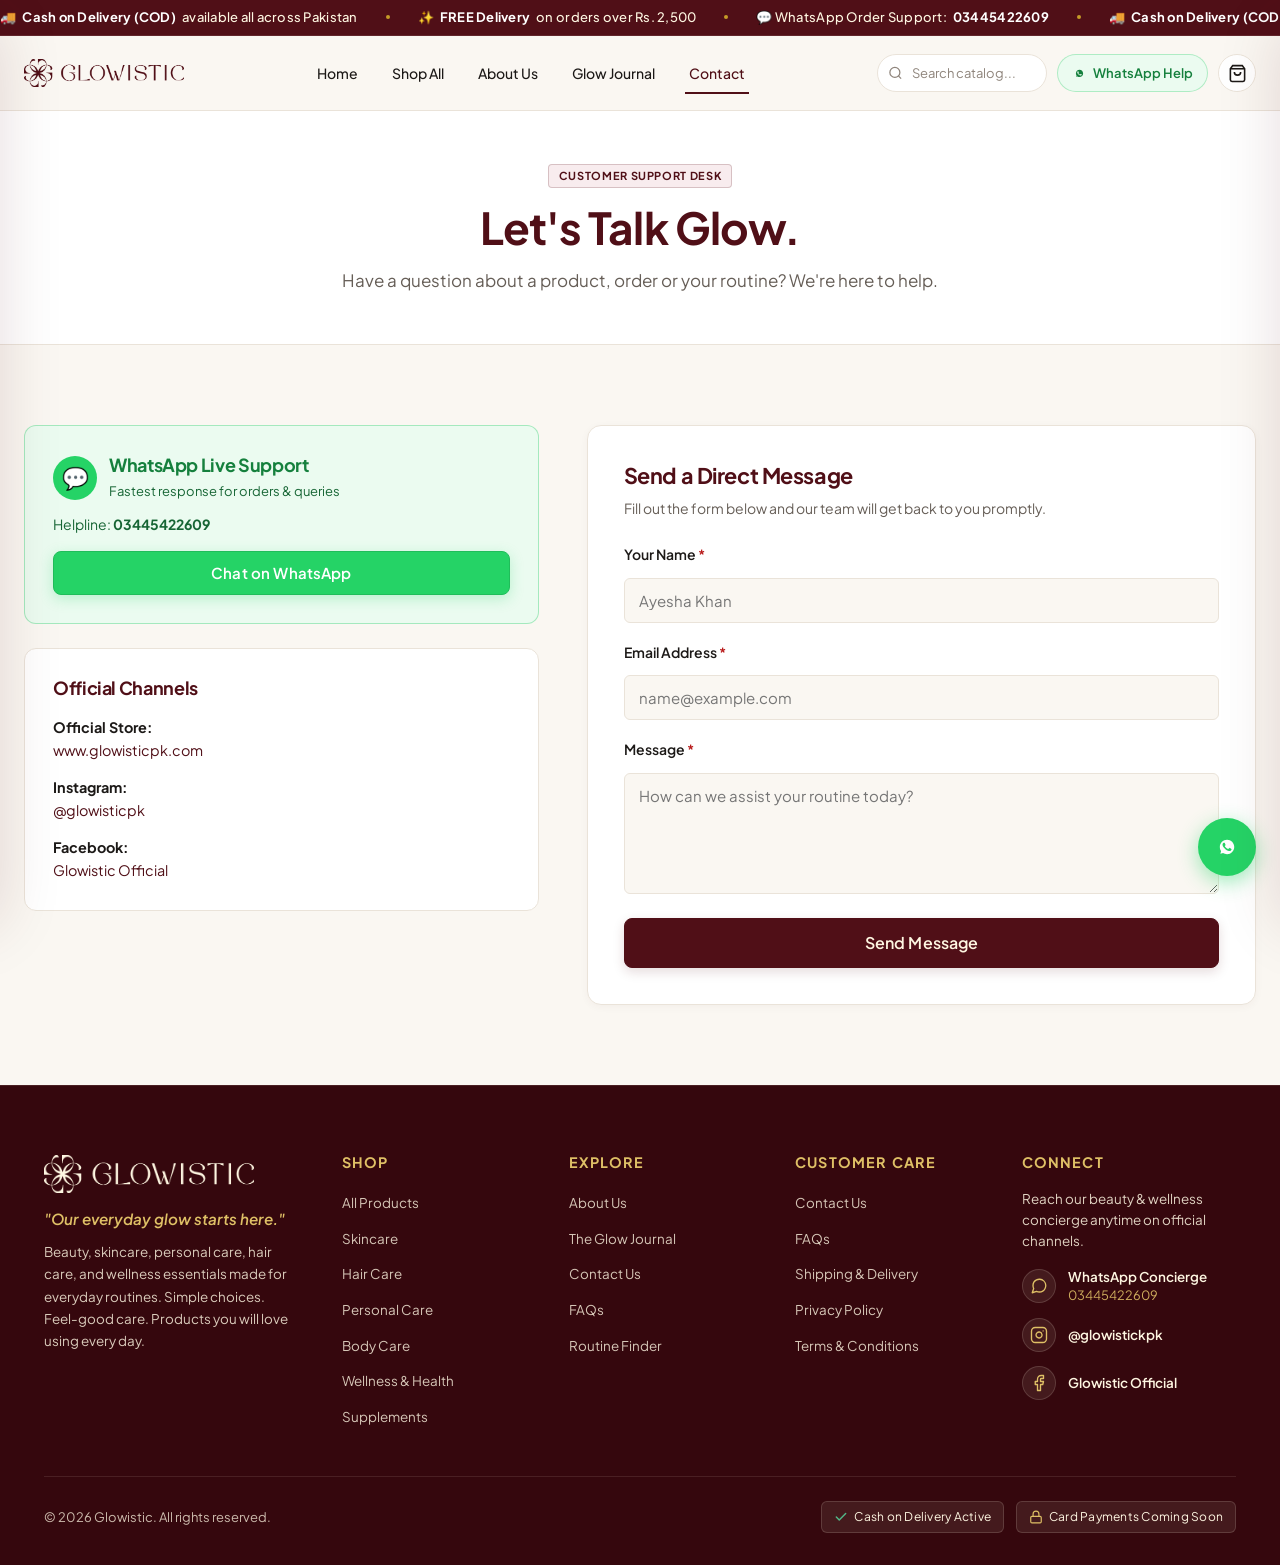
<file: contact.html>
<!DOCTYPE html>
<html lang="en">
<head>
  <meta charset="UTF-8" />
  <meta name="viewport" content="width=device-width, initial-scale=1.0" />
  <title>Contact Us & WhatsApp Helpline — Let's Talk Glow | Glowistic</title>
  <meta name="description" content="Have a question about a product, order or your routine? We're here to help on WhatsApp 03445422609 and official channels." />
  <link rel="canonical" href="https://www.glowisticpk.com/contact" />
  <link rel="icon" type="image/png" href="assets/brand/favicon.png" />
  <link rel="icon" type="image/svg+xml" href="assets/brand/favicon.svg" />
  <link rel="apple-touch-icon" href="assets/brand/logo-stacked-burgundy.png" />
  
  <!-- Open Graph / Social Sharing -->
  <meta property="og:site_name" content="Glowistic" />
  <meta property="og:type" content="website" />
  <meta property="og:title" content="Contact Us & WhatsApp Helpline — Let's Talk Glow | Glowistic" />
  <meta property="og:description" content="Have a question about a product, order or your routine? We're here to help on WhatsApp 03445422609 and official channels." />
  <meta property="og:url" content="https://www.glowisticpk.com/contact" />
  <meta property="og:image" content="https://www.glowisticpk.com/assets/brand/logo-burgundy.png" />

  <!-- Twitter / X Card -->
  <meta name="twitter:card" content="summary_large_image" />
  <meta name="twitter:title" content="Contact Us & WhatsApp Helpline — Let's Talk Glow | Glowistic" />
  <meta name="twitter:description" content="Have a question about a product, order or your routine? We're here to help on WhatsApp 03445422609 and official channels." />
  <meta name="twitter:image" content="https://www.glowisticpk.com/assets/brand/logo-burgundy.png" />

  <!-- Performance & Fonts Preconnect -->
  <link rel="preconnect" href="https://fonts.googleapis.com" />
  <link rel="preconnect" href="https://fonts.gstatic.com" crossorigin />
  <link rel="stylesheet" href="https://fonts.googleapis.com/css2?family=Playfair+Display:ital,wght@0,400..700;1,400..700&family=Plus+Jakarta+Sans:wght@300;400;500;600;700;800&display=swap" />

  <!-- Stylesheets -->
  <link rel="stylesheet" href="css/main.css" />
  <link rel="stylesheet" href="css/components.css" />
  <link rel="stylesheet" href="css/cursor.css" />
  <script type="application/ld+json">
{
  "@context": "https://schema.org",
  "@type": "ContactPage",
  "name": "Contact Us & WhatsApp Helpline — Glowistic",
  "description": "Have a question about a product, order or your routine? We're here to help on WhatsApp 03445422609 and official channels.",
  "url": "https://www.glowisticpk.com/contact"
}
  </script>
</head>
<body data-page="contact">

  <div class="announcement-bar" role="region" aria-label="Store Announcement">
    <div class="announcement-marquee">
      <div class="announcement-marquee-track">
        <div class="announcement-marquee-group">
          
        <span class="announcement-item">🚚 <strong>Cash on Delivery (COD)</strong> available all across Pakistan</span>
        <span class="announcement-dot" aria-hidden="true"></span>
        <span class="announcement-item">✨ <strong>FREE Delivery</strong> on orders over Rs. 2,500</span>
        <span class="announcement-dot" aria-hidden="true"></span>
        <span class="announcement-item">💬 WhatsApp Order Support: <strong>03445422609</strong></span>
        <span class="announcement-dot" aria-hidden="true"></span>
          
        <span class="announcement-item">🚚 <strong>Cash on Delivery (COD)</strong> available all across Pakistan</span>
        <span class="announcement-dot" aria-hidden="true"></span>
        <span class="announcement-item">✨ <strong>FREE Delivery</strong> on orders over Rs. 2,500</span>
        <span class="announcement-dot" aria-hidden="true"></span>
        <span class="announcement-item">💬 WhatsApp Order Support: <strong>03445422609</strong></span>
        <span class="announcement-dot" aria-hidden="true"></span>
          
        <span class="announcement-item">🚚 <strong>Cash on Delivery (COD)</strong> available all across Pakistan</span>
        <span class="announcement-dot" aria-hidden="true"></span>
        <span class="announcement-item">✨ <strong>FREE Delivery</strong> on orders over Rs. 2,500</span>
        <span class="announcement-dot" aria-hidden="true"></span>
        <span class="announcement-item">💬 WhatsApp Order Support: <strong>03445422609</strong></span>
        <span class="announcement-dot" aria-hidden="true"></span>
        </div>
        <div class="announcement-marquee-group" aria-hidden="true">
          
        <span class="announcement-item">🚚 <strong>Cash on Delivery (COD)</strong> available all across Pakistan</span>
        <span class="announcement-dot" aria-hidden="true"></span>
        <span class="announcement-item">✨ <strong>FREE Delivery</strong> on orders over Rs. 2,500</span>
        <span class="announcement-dot" aria-hidden="true"></span>
        <span class="announcement-item">💬 WhatsApp Order Support: <strong>03445422609</strong></span>
        <span class="announcement-dot" aria-hidden="true"></span>
          
        <span class="announcement-item">🚚 <strong>Cash on Delivery (COD)</strong> available all across Pakistan</span>
        <span class="announcement-dot" aria-hidden="true"></span>
        <span class="announcement-item">✨ <strong>FREE Delivery</strong> on orders over Rs. 2,500</span>
        <span class="announcement-dot" aria-hidden="true"></span>
        <span class="announcement-item">💬 WhatsApp Order Support: <strong>03445422609</strong></span>
        <span class="announcement-dot" aria-hidden="true"></span>
          
        <span class="announcement-item">🚚 <strong>Cash on Delivery (COD)</strong> available all across Pakistan</span>
        <span class="announcement-dot" aria-hidden="true"></span>
        <span class="announcement-item">✨ <strong>FREE Delivery</strong> on orders over Rs. 2,500</span>
        <span class="announcement-dot" aria-hidden="true"></span>
        <span class="announcement-item">💬 WhatsApp Order Support: <strong>03445422609</strong></span>
        <span class="announcement-dot" aria-hidden="true"></span>
        </div>
      </div>
    </div>
  </div>

  <header class="site-header">
    <div class="container header-inner">
      <button type="button" class="mobile-menu-toggle header-icon-btn" aria-label="Open Navigation Menu">
        <svg width="22" height="22" viewBox="0 0 24 24" fill="none" stroke="currentColor" stroke-width="2"><path d="M4 6h16M4 12h16M4 18h16"/></svg>
      </button>

      <a href="index.html" class="header-brand" aria-label="Glowistic Home">
        <img src="assets/brand/logo-burgundy.png" alt="Glowistic" class="header-logo" width="160" height="32" />
      </a>

      <nav class="header-nav" aria-label="Main Navigation">
        <a href="index.html" class="nav-link "><span>Home</span></a>
        <a href="shop.html" class="nav-link "><span>Shop All</span></a>
        <a href="about.html" class="nav-link "><span>About Us</span></a>
        <a href="blog.html" class="nav-link "><span>Glow Journal</span></a>
        <a href="contact.html" class="nav-link is-active"><span>Contact</span></a>
      </nav>

      <div class="header-actions">
        <div class="search-container" id="global-search-container">
          <div class="search-input-wrap">
            <span class="search-icon-inside" aria-hidden="true">
              <svg width="15" height="15" viewBox="0 0 24 24" fill="none" stroke="currentColor" stroke-width="2"><circle cx="11" cy="11" r="8"/><path d="m21 21-4.35-4.35"/></svg>
            </span>
            <input type="text" id="global-search-input" class="search-input" placeholder="Search catalog..." autocomplete="off" aria-label="Search catalog" />
          </div>
          <div id="search-results-dropdown" class="search-results-dropdown"></div>
        </div>

        <a href="https://wa.me/923445422609?text=Hi%20Glowistic%2C%20I%20would%20like%20to%20know%20more%20about%20your%20products." target="_blank" rel="noopener noreferrer" class="header-whatsapp-cta" aria-label="WhatsApp Help">
          <svg width="15" height="15" viewBox="0 0 24 24" fill="currentColor" aria-hidden="true"><path d="M12.031 6.172c-3.181 0-5.767 2.586-5.768 5.766-.001 1.298.38 2.27 1.019 3.287l-.582 2.128 2.182-.573c.978.58 1.911.928 3.145.929 3.178 0 5.767-2.587 5.768-5.766.001-3.187-2.575-5.77-5.764-5.771zm3.392 8.244c-.144.405-.837.774-1.17.824-.312.045-.694.072-2.148-.535-1.745-.73-2.868-2.52-2.955-2.637-.088-.117-.714-.95-.714-1.815 0-.865.452-1.291.614-1.468.162-.177.353-.221.471-.221.118 0 .235.001.338.006.109.006.255-.041.399.303.147.353.501 1.22.545 1.308.044.088.073.191.015.308-.059.117-.088.19-.177.293-.088.103-.186.23-.265.31-.088.088-.181.185-.078.361.103.176.458.756.983 1.225.677.604 1.248.791 1.425.879.176.088.279.074.382-.044.103-.118.441-.515.559-.691.118-.176.235-.147.397-.088.162.059 1.03.486 1.206.574.177.088.294.132.338.206.044.074.044.428-.1.833z"/></svg>
          <span>WhatsApp Help</span>
        </a>

        <a href="cart.html" class="header-icon-btn cart-toggle-btn" aria-label="Shopping Cart">
          <svg width="19" height="19" viewBox="0 0 24 24" fill="none" stroke="currentColor" stroke-width="2"><path d="M6 2 3 6v14a2 2 0 0 0 2 2h14a2 2 0 0 0 2-2V6l-3-4Z"/><path d="M3 6h18"/><path d="M16 10a4 4 0 0 1-8 0"/></svg>
          <span class="cart-count-badge">0</span>
        </a>
      </div>
    </div>
  </header>

  <div class="mobile-nav-overlay"></div>
  <aside id="mobile-nav-drawer" class="mobile-nav-drawer" aria-label="Mobile Navigation">
    <div class="mobile-nav-header">
      <img src="assets/brand/logo-burgundy.png" alt="Glowistic" class="mobile-nav-logo" width="160" height="34" />
      <button type="button" class="mobile-nav-close" aria-label="Close Mobile Navigation">&times;</button>
    </div>
    <div class="mobile-nav-body">
      <nav class="mobile-nav-links">
        <a href="index.html" class="mobile-nav-link ">Home</a>
        <a href="shop.html" class="mobile-nav-link ">Shop All</a>
        <a href="about.html" class="mobile-nav-link ">About Us</a>
        <a href="blog.html" class="mobile-nav-link ">Glow Journal</a>
        <a href="contact.html" class="mobile-nav-link is-active">Contact</a>
      </nav>
    </div>
    <div class="mobile-nav-footer">
      <a href="https://wa.me/923445422609?text=Hi%20Glowistic%2C%20I%20would%20like%20to%20know%20more%20about%20your%20products." target="_blank" rel="noopener noreferrer" class="btn btn-whatsapp btn-block">
        💬 Order via WhatsApp (03445422609)
      </a>
    </div>
  </aside>

  <!-- HERO -->
  <section style="background-color: var(--color-surface); border-bottom: 1px solid var(--color-border); padding: 50px 0;">
    <div class="container container-narrow" style="text-align: center;">
      <span class="badge badge-burgundy" style="margin-bottom: 12px;">Customer Support Desk</span>
      <h1 style="font-size: 2.75rem; color: var(--color-primary); margin-bottom: 12px;">Let's Talk Glow.</h1>
      <p style="font-size: 1.0625rem; color: var(--color-text-muted);">
        Have a question about a product, order or your routine? We're here to help.
      </p>
    </div>
  </section>

  <!-- CONTACT CONTENT -->
  <main class="section-padding">
    <div class="container">
      <div style="display: grid; grid-template-columns: 1fr 1.3fr; gap: 48px; align-items: flex-start;" class="contact-grid">
        <style>
          @media (max-width: 860px) {
            .contact-grid { grid-template-columns: 1fr !important; }
          }
        </style>
        <!-- Left Column: Channels -->
        <div>
          <!-- WhatsApp Card -->
          <div style="background: #EBFBF0; border: 1.5px solid rgba(34, 197, 94, 0.35); border-radius: 12px; padding: 28px; margin-bottom: 24px;">
            <div style="display: flex; align-items: center; gap: 12px; margin-bottom: 12px;">
              <div style="width: 44px; height: 44px; background: #25D366; color: #FFF; border-radius: 50%; display: flex; align-items: center; justify-content: center; font-size: 1.35rem;">💬</div>
              <div>
                <h3 style="font-size: 1.125rem; color: #15803D; margin: 0;">WhatsApp Live Support</h3>
                <span style="font-size: 0.8125rem; color: #166534;">Fastest response for orders & queries</span>
              </div>
            </div>
            <p style="font-size: 0.875rem; color: #166534; line-height: 1.5; margin-bottom: 16px;">
              Helpline: <strong>03445422609</strong>
            </p>
            <a href="https://wa.me/923445422609?text=Hi%20Glowistic%2C%20I%20would%20like%20to%20know%20more%20about%20your%20products." target="_blank" rel="noopener noreferrer" class="btn btn-whatsapp btn-block">
              Chat on WhatsApp
            </a>
          </div>

          <!-- Official Links Card -->
          <div style="background: var(--color-surface); border: 1px solid var(--color-border); border-radius: 12px; padding: 28px; margin-bottom: 24px;">
            <h3 style="font-size: 1.125rem; color: var(--color-primary); margin-bottom: 16px;">Official Channels</h3>
            <div style="display: flex; flex-direction: column; gap: 14px; font-size: 0.9rem;">
              <div>
                <strong style="color: var(--color-heading); display: block;">Official Store:</strong>
                <a href="https://www.glowisticpk.com" style="color: var(--color-primary);">www.glowisticpk.com</a>
              </div>
              <div>
                <strong style="color: var(--color-heading); display: block;">Instagram:</strong>
                <a href="https://www.instagram.com/glowisticpk" target="_blank" rel="noopener noreferrer" style="color: var(--color-primary);">@glowisticpk</a>
              </div>
              <div>
                <strong style="color: var(--color-heading); display: block;">Facebook:</strong>
                <a href="https://www.facebook.com/glowisticpkofficial" target="_blank" rel="noopener noreferrer" style="color: var(--color-primary);">Glowistic Official</a>
              </div>
            </div>
          </div>
        </div>

        <!-- Right Column: Message Form -->
        <div style="background: var(--color-surface); border: 1px solid var(--color-border); border-radius: 14px; padding: 36px; box-shadow: var(--shadow-sm);">
          <h3 style="font-size: 1.35rem; color: var(--color-primary); margin-bottom: 8px;">Send a Direct Message</h3>
          <p style="font-size: 0.875rem; color: var(--color-text-muted); margin-bottom: 24px;">
            Fill out the form below and our team will get back to you promptly.
          </p>

          <form id="contact-form">
            <div class="form-group" style="margin-bottom: 18px;">
              <label for="contact-name" style="display: block; font-size: 0.875rem; font-weight: 600; margin-bottom: 6px;">Your Name <span>*</span></label>
              <input type="text" id="contact-name" name="name" class="form-control" placeholder="Ayesha Khan" required />
            </div>

            <div class="form-group" style="margin-bottom: 18px;">
              <label for="contact-email" style="display: block; font-size: 0.875rem; font-weight: 600; margin-bottom: 6px;">Email Address <span>*</span></label>
              <input type="email" id="contact-email" name="email" class="form-control" placeholder="name@example.com" required />
            </div>

            <div class="form-group" style="margin-bottom: 24px;">
              <label for="contact-message" style="display: block; font-size: 0.875rem; font-weight: 600; margin-bottom: 6px;">Message <span>*</span></label>
              <textarea id="contact-message" name="message" rows="5" class="form-control" placeholder="How can we assist your routine today?" required></textarea>
            </div>

            <button type="submit" class="btn btn-primary btn-block btn-lg">Send Message</button>
          </form>
        </div>
      </div>
    </div>
  </main>
  

  <!-- Final Glowistic 5-Column Footer -->
  <footer class="site-footer">
    <div class="container footer-container">
      <div class="footer-top-grid">
        <!-- Column 1: Glowistic -->
        <div class="footer-col footer-brand-col">
          <a href="index.html" class="footer-brand-link" aria-label="Glowistic Home">
            <img src="assets/brand/logo-cream.png" alt="Glowistic" class="footer-logo" width="210" height="42" />
          </a>
          <p class="footer-brand-tagline">"Our everyday glow starts here."</p>
          <p class="footer-brand-desc">
            Beauty, skincare, personal care, hair care, and wellness essentials made for everyday routines. Simple choices. Feel-good care. Products you will love using every day.
          </p>
        </div>

        <!-- Column 2: Shop -->
        <div class="footer-col">
          <h4>Shop</h4>
          <ul class="footer-links">
            <li><a href="shop.html">All Products</a></li>
            <li><a href="shop.html?category=skincare">Skincare</a></li>
            <li><a href="shop.html?category=hair-care">Hair Care</a></li>
            <li><a href="shop.html?category=personal-care">Personal Care</a></li>
            <li><a href="shop.html?category=personal-care">Body Care</a></li>
            <li><a href="shop.html?category=wellness-health">Wellness &amp; Health</a></li>
            <li><a href="shop.html?category=supplements">Supplements</a></li>
          </ul>
        </div>

        <!-- Column 3: Explore -->
        <div class="footer-col">
          <h4>Explore</h4>
          <ul class="footer-links">
            <li><a href="about.html">About Us</a></li>
            <li><a href="blog.html">The Glow Journal</a></li>
            <li><a href="contact.html">Contact Us</a></li>
            <li><a href="index.html#faq-section">FAQs</a></li>
            <li><a href="shop.html">Routine Finder</a></li>
          </ul>
        </div>

        <!-- Column 4: Customer Care -->
        <div class="footer-col">
          <h4>Customer Care</h4>
          <ul class="footer-links">
            <li><a href="contact.html">Contact Us</a></li>
            <li><a href="index.html#faq-section">FAQs</a></li>
            <li><a href="shipping-policy.html">Shipping &amp; Delivery</a></li>
            <li><a href="privacy-policy.html">Privacy Policy</a></li>
            <li><a href="terms-conditions.html">Terms &amp; Conditions</a></li>
          </ul>
        </div>

        <!-- Column 5: Connect -->
        <div class="footer-col footer-col-connect">
          <h4>Connect</h4>
          <p class="footer-connect-intro">Reach our beauty &amp; wellness concierge anytime on official channels.</p>
          <div class="footer-connect-list">
            <!-- WhatsApp -->
            <div class="footer-connect-row">
              <a href="https://wa.me/923445422609?text=Hi%20Glowistic%2C%20I%20have%20an%20inquiry%20about%20my%20order." target="_blank" rel="noopener noreferrer" class="connect-icon-badge" aria-label="WhatsApp Concierge">
                <svg width="18" height="18" viewBox="0 0 24 24" fill="none" stroke="currentColor" stroke-width="1.8" stroke-linecap="round" stroke-linejoin="round" aria-hidden="true">
                  <path d="M21 11.5a8.38 8.38 0 0 1-.9 3.8 8.5 8.5 0 0 1-7.6 4.7 8.38 8.38 0 0 1-3.8-.9L3 21l1.9-5.7a8.38 8.38 0 0 1-.9-3.8 8.5 8.5 0 0 1 4.7-7.6 8.38 8.38 0 0 1 3.8-.9h.5a8.48 8.48 0 0 1 8 8v.5z"></path>
                </svg>
              </a>
              <div class="connect-text-group">
                <a href="https://wa.me/923445422609?text=Hi%20Glowistic%2C%20I%20have%20an%20inquiry%20about%20my%20order." target="_blank" rel="noopener noreferrer" class="connect-primary-link">
                  WhatsApp Concierge
                </a>
                <a href="tel:03445422609" class="connect-secondary-link" aria-label="Call 03445422609">
                  03445422609
                </a>
              </div>
            </div>

            <!-- Instagram -->
            <a href="https://www.instagram.com/glowisticpk/?hl=en" target="_blank" rel="noopener noreferrer" class="footer-connect-row" aria-label="Instagram @glowistickpk">
              <span class="connect-icon-badge" aria-hidden="true">
                <svg width="18" height="18" viewBox="0 0 24 24" fill="none" stroke="currentColor" stroke-width="1.8" stroke-linecap="round" stroke-linejoin="round">
                  <rect x="2" y="2" width="20" height="20" rx="5" ry="5"></rect>
                  <path d="M16 11.37A4 4 0 1 1 12.63 8 4 4 0 0 1 16 11.37z"></path>
                  <line x1="17.5" y1="6.5" x2="17.51" y2="6.5"></line>
                </svg>
              </span>
              <div class="connect-text-group">
                <span class="connect-primary-text">@glowistickpk</span>
              </div>
            </a>

            <!-- Facebook -->
            <a href="https://www.facebook.com/glowisticpkofficial" target="_blank" rel="noopener noreferrer" class="footer-connect-row" aria-label="Facebook Glowistic Official">
              <span class="connect-icon-badge" aria-hidden="true">
                <svg width="18" height="18" viewBox="0 0 24 24" fill="none" stroke="currentColor" stroke-width="1.8" stroke-linecap="round" stroke-linejoin="round">
                  <path d="M18 2h-3a5 5 0 0 0-5 5v3H7v4h3v8h4v-8h3l1-4h-4V7a1 1 0 0 1 1-1h3z"></path>
                </svg>
              </span>
              <div class="connect-text-group">
                <span class="connect-primary-text">Glowistic Official</span>
              </div>
            </a>
          </div>
        </div>
      </div>

      <div class="footer-bottom-bar">
        <div class="footer-bottom-inner">
          <p class="copyright-text">&copy; 2026 Glowistic. All rights reserved.</p>
          <div class="footer-bottom-badges">
            <span class="badge-cod-footer">
              <svg width="14" height="14" viewBox="0 0 24 24" fill="none" stroke="currentColor" stroke-width="2.5" stroke-linecap="round" stroke-linejoin="round" aria-hidden="true"><polyline points="20 6 9 17 4 12"></polyline></svg>
              <span>Cash on Delivery Active</span>
            </span>
            <span class="badge-card-disabled">
              <svg width="14" height="14" viewBox="0 0 24 24" fill="none" stroke="currentColor" stroke-width="2" stroke-linecap="round" stroke-linejoin="round" aria-hidden="true"><rect x="3" y="11" width="18" height="11" rx="2" ry="2"></rect><path d="M7 11V7a5 5 0 0 1 10 0v4"></path></svg>
              <span>Card Payments Coming Soon</span>
            </span>
          </div>
        </div>
      </div>
    </div>
  </footer>

  <!-- Floating WhatsApp Helpline Button -->
  <a href="https://wa.me/923445422609?text=Hi%20Glowistic%2C%20I%20would%20like%20to%20know%20more%20about%20your%20products." 
     class="floating-whatsapp-btn" 
     target="_blank" 
     rel="noopener noreferrer" 
     aria-label="Chat with Glowistic on WhatsApp" 
     title="Chat with Glowistic on WhatsApp">
    <svg width="30" height="30" viewBox="0 0 24 24" fill="currentColor">
      <path d="M12.031 6.172c-3.181 0-5.767 2.586-5.768 5.766-.001 1.298.38 2.27 1.019 3.287l-.582 2.128 2.182-.573c.978.58 1.911.928 3.145.929 3.178 0 5.767-2.587 5.768-5.766.001-3.187-2.575-5.77-5.764-5.771zm3.392 8.244c-.144.405-.837.774-1.17.824-.312.045-.694.072-2.148-.535-1.745-.73-2.868-2.52-2.955-2.637-.088-.117-.714-.95-.714-1.815 0-.865.452-1.291.614-1.468.162-.177.353-.221.471-.221.118 0 .235.001.338.006.109.006.255-.041.399.303.147.353.501 1.22.545 1.308.044.088.073.191.015.308-.059.117-.088.19-.177.293-.088.103-.186.23-.265.31-.088.088-.181.185-.078.361.103.176.458.756.983 1.225.677.604 1.248.791 1.425.879.176.088.279.074.382-.044.103-.118.441-.515.559-.691.118-.176.235-.147.397-.088.162.059 1.03.486 1.206.574.177.088.294.132.338.206.044.074.044.428-.1.833z"/>
    </svg>
    <span class="floating-whatsapp-tooltip">Chat with us</span>
  </a>

  <!-- Slide-out Cart Drawer -->
  <div class="cart-overlay" id="cart-overlay"></div>
  <aside class="cart-drawer" id="cart-drawer" aria-label="Shopping Cart Drawer">
    <div class="cart-drawer-header">
      <h3>Your Glowistic Bag</h3>
      <button type="button" class="cart-close-btn" aria-label="Close Shopping Bag">&times;</button>
    </div>

    <div class="cart-free-shipping-box">
      <div class="free-shipping-text" id="free-delivery-text">
        Add Rs. 2,500 for <strong>FREE Delivery</strong>!
      </div>
      <div class="free-shipping-progress-bg">
        <div class="free-shipping-progress-bar" id="free-delivery-progress" style="width: 0%;"></div>
      </div>
    </div>

    <div class="cart-drawer-items" id="cart-drawer-items">
      <!-- Items dynamically populated by js/app.js -->
    </div>

    <div class="cart-drawer-empty" id="cart-drawer-empty" style="display: none;">
      <div class="empty-cart-icon">🛍️</div>
      <h4>Your bag is currently empty</h4>
      <p>Discover our clean, practical essentials for your daily routine.</p>
      <a href="shop.html" class="btn btn-primary btn-sm">Explore Products</a>
    </div>

    <div class="cart-drawer-footer" id="cart-drawer-footer">
      <div class="cart-summary-line">
        <span>Subtotal:</span>
        <strong id="cart-drawer-subtotal">Rs. 0</strong>
      </div>
      <div class="cart-summary-line">
        <span>Delivery (Cash on Delivery):</span>
        <span id="cart-drawer-delivery">Rs. 250</span>
      </div>
      <div class="cart-summary-line grand">
        <span>Total:</span>
        <strong id="cart-drawer-total">Rs. 0</strong>
      </div>
      <div class="cart-drawer-actions">
        <a href="checkout.html" class="btn btn-primary btn-block btn-lg">Proceed to Checkout &rarr;</a>
        <a href="cart.html" class="btn btn-outline btn-block btn-sm">View Full Bag</a>
        <a href="#" id="cart-drawer-whatsapp-btn" target="_blank" rel="noopener noreferrer" class="btn btn-whatsapp btn-block btn-sm">
          Order via WhatsApp (03445422609)
        </a>
      </div>
    </div>
  </aside>

  <!-- Card Payments Modal -->
  <div class="modal-overlay" id="card-payments-modal" style="display: none; position: fixed; inset: 0; background: rgba(80, 15, 23, 0.45); backdrop-filter: blur(4px); z-index: 100000; align-items: center; justify-content: center; padding: 20px;">
    <div style="background: var(--color-surface); border: 1px solid var(--color-border); border-radius: 14px; max-width: 440px; width: 100%; padding: 32px 24px; text-align: center; box-shadow: var(--shadow-xl); position: relative;">
      <button type="button" class="modal-close-btn" id="close-card-modal-btn" style="position: absolute; top: 14px; right: 14px; background: none; border: none; font-size: 1.5rem; cursor: pointer; color: var(--color-text-muted);">&times;</button>
      <div style="width: 56px; height: 56px; border-radius: 50%; background: #FDF2E9; color: #D35400; font-size: 1.6rem; display: flex; align-items: center; justify-content: center; margin: 0 auto 16px;">🔒</div>
      <h3 style="font-family: var(--font-heading); color: var(--color-primary); font-size: 1.35rem; margin-bottom: 10px;">Card Payments Coming Soon</h3>
      <p style="color: var(--color-text-muted); font-size: 0.9375rem; line-height: 1.6; margin-bottom: 24px;">
        We're working on secure online card payments.<br/>
        For now, you can place your order using Cash on Delivery or contact us on WhatsApp.
      </p>
      <div style="display: flex; gap: 10px; justify-content: center; flex-wrap: wrap;">
        <a href="https://wa.me/923445422609?text=Hi%20Glowistic%2C%20I%20have%20an%20inquiry%20about%20ordering%20and%20payments." target="_blank" rel="noopener noreferrer" class="btn btn-whatsapp btn-sm">
          💬 Chat on WhatsApp
        </a>
        <button type="button" class="btn btn-outline btn-sm" id="dismiss-card-modal-btn">Close</button>
      </div>
    </div>
  </div>

  <!-- Subtle Circular Cursor Elements -->
  <div class="glowistic-cursor-dot" id="cursor-dot"></div>
  <div class="glowistic-cursor-ring" id="cursor-ring"></div>

  <!-- Scripts -->
  <script type="module" src="js/app.js"></script>
</body>
</html>
</file>
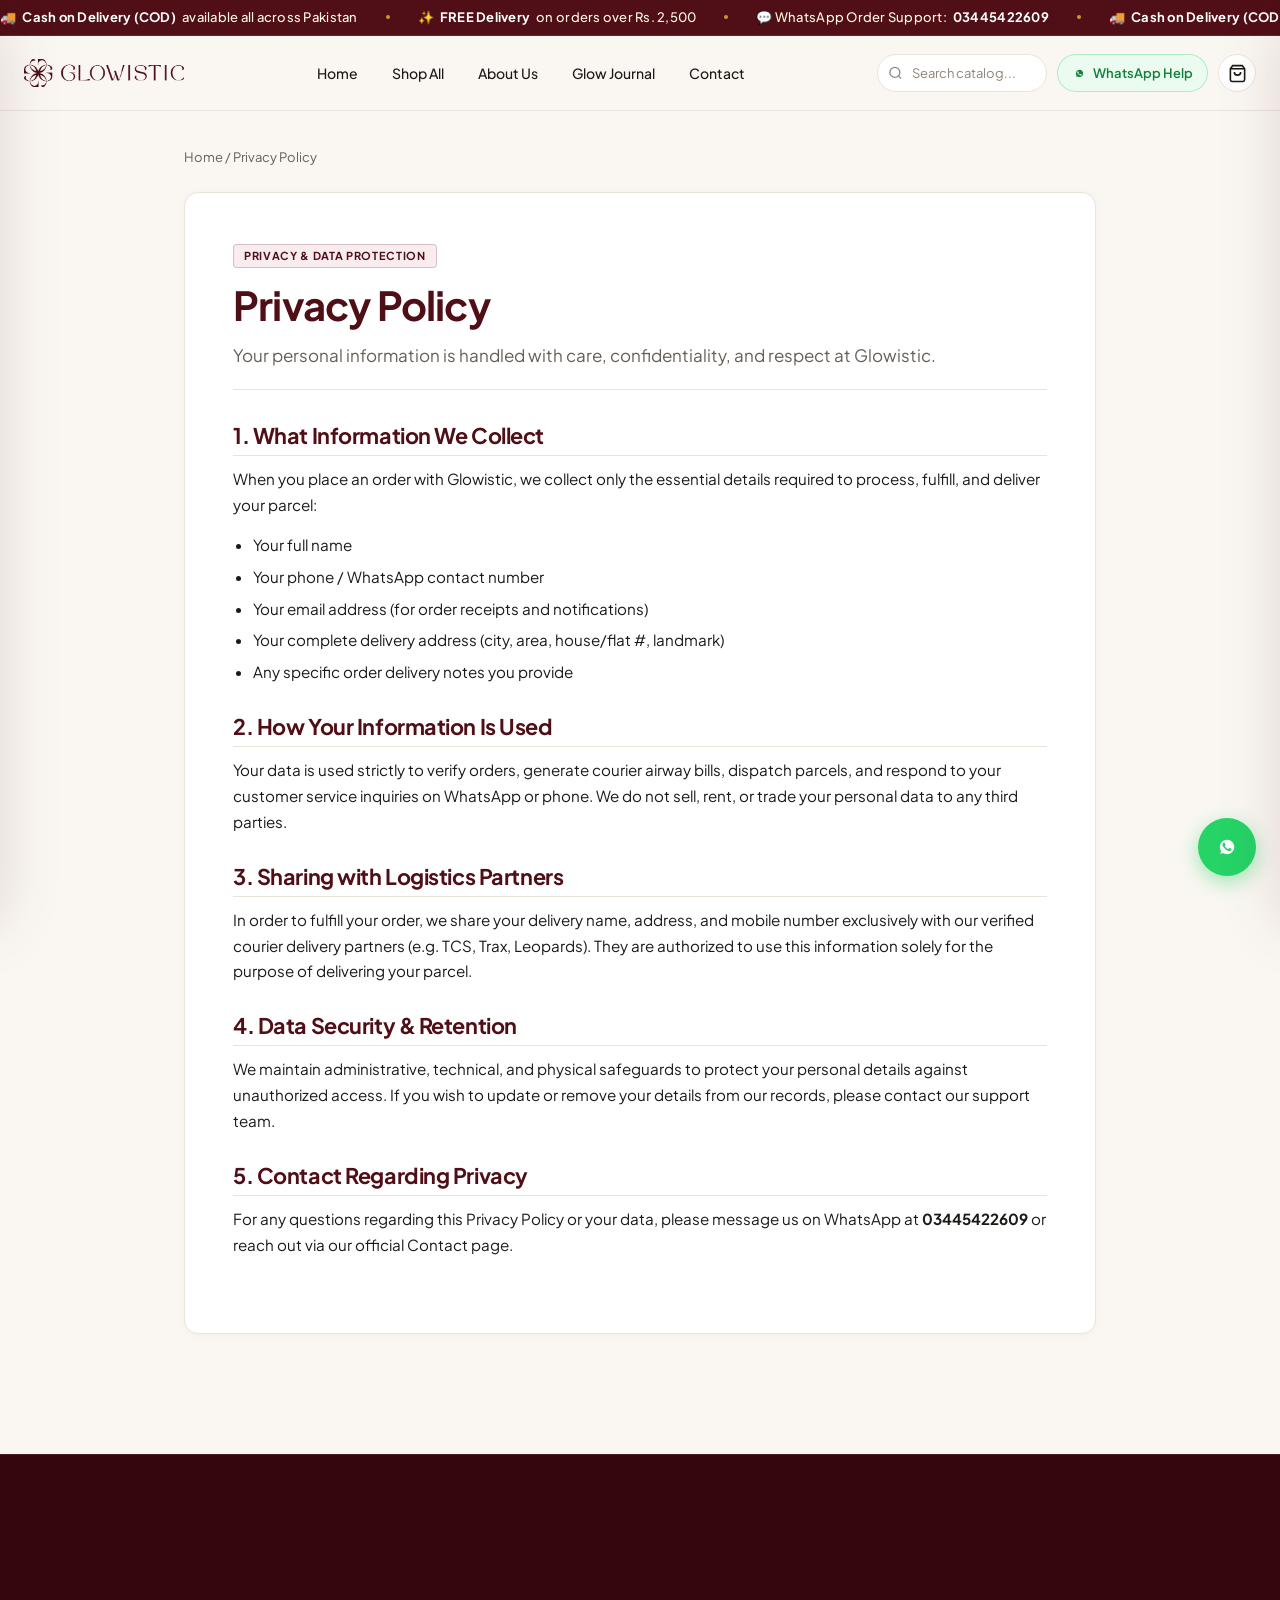
<file: privacy-policy.html>
<!DOCTYPE html>
<html lang="en">
<head>
  <meta charset="UTF-8" />
  <meta name="viewport" content="width=device-width, initial-scale=1.0" />
  <title>Privacy Policy | Glowistic</title>
  <meta name="description" content="How Glowistic collects, safeguards, and respects your personal and delivery information." />
  <link rel="canonical" href="https://www.glowisticpk.com/privacy-policy" />
  <link rel="icon" type="image/png" href="assets/brand/favicon.png" />
  <link rel="icon" type="image/svg+xml" href="assets/brand/favicon.svg" />
  <link rel="apple-touch-icon" href="assets/brand/logo-stacked-burgundy.png" />
  
  <!-- Open Graph / Social Sharing -->
  <meta property="og:site_name" content="Glowistic" />
  <meta property="og:type" content="website" />
  <meta property="og:title" content="Privacy Policy | Glowistic" />
  <meta property="og:description" content="How Glowistic collects, safeguards, and respects your personal and delivery information." />
  <meta property="og:url" content="https://www.glowisticpk.com/privacy-policy" />
  <meta property="og:image" content="https://www.glowisticpk.com/assets/brand/logo-burgundy.png" />

  <!-- Twitter / X Card -->
  <meta name="twitter:card" content="summary_large_image" />
  <meta name="twitter:title" content="Privacy Policy | Glowistic" />
  <meta name="twitter:description" content="How Glowistic collects, safeguards, and respects your personal and delivery information." />
  <meta name="twitter:image" content="https://www.glowisticpk.com/assets/brand/logo-burgundy.png" />

  <!-- Performance & Fonts Preconnect -->
  <link rel="preconnect" href="https://fonts.googleapis.com" />
  <link rel="preconnect" href="https://fonts.gstatic.com" crossorigin />
  <link rel="stylesheet" href="https://fonts.googleapis.com/css2?family=Playfair+Display:ital,wght@0,400..700;1,400..700&family=Plus+Jakarta+Sans:wght@300;400;500;600;700;800&display=swap" />

  <!-- Stylesheets -->
  <link rel="stylesheet" href="css/main.css" />
  <link rel="stylesheet" href="css/components.css" />
  <link rel="stylesheet" href="css/cursor.css" />
  <script type="application/ld+json">
{
  "@context": "https://schema.org",
  "@type": "WebPage",
  "name": "Privacy Policy | Glowistic",
  "description": "How Glowistic collects, safeguards, and respects your personal and delivery information.",
  "url": "https://www.glowisticpk.com/privacy-policy"
}
  </script>
</head>
<body data-page="privacy-policy">

  <div class="announcement-bar" role="region" aria-label="Store Announcement">
    <div class="announcement-marquee">
      <div class="announcement-marquee-track">
        <div class="announcement-marquee-group">
          
        <span class="announcement-item">🚚 <strong>Cash on Delivery (COD)</strong> available all across Pakistan</span>
        <span class="announcement-dot" aria-hidden="true"></span>
        <span class="announcement-item">✨ <strong>FREE Delivery</strong> on orders over Rs. 2,500</span>
        <span class="announcement-dot" aria-hidden="true"></span>
        <span class="announcement-item">💬 WhatsApp Order Support: <strong>03445422609</strong></span>
        <span class="announcement-dot" aria-hidden="true"></span>
          
        <span class="announcement-item">🚚 <strong>Cash on Delivery (COD)</strong> available all across Pakistan</span>
        <span class="announcement-dot" aria-hidden="true"></span>
        <span class="announcement-item">✨ <strong>FREE Delivery</strong> on orders over Rs. 2,500</span>
        <span class="announcement-dot" aria-hidden="true"></span>
        <span class="announcement-item">💬 WhatsApp Order Support: <strong>03445422609</strong></span>
        <span class="announcement-dot" aria-hidden="true"></span>
          
        <span class="announcement-item">🚚 <strong>Cash on Delivery (COD)</strong> available all across Pakistan</span>
        <span class="announcement-dot" aria-hidden="true"></span>
        <span class="announcement-item">✨ <strong>FREE Delivery</strong> on orders over Rs. 2,500</span>
        <span class="announcement-dot" aria-hidden="true"></span>
        <span class="announcement-item">💬 WhatsApp Order Support: <strong>03445422609</strong></span>
        <span class="announcement-dot" aria-hidden="true"></span>
        </div>
        <div class="announcement-marquee-group" aria-hidden="true">
          
        <span class="announcement-item">🚚 <strong>Cash on Delivery (COD)</strong> available all across Pakistan</span>
        <span class="announcement-dot" aria-hidden="true"></span>
        <span class="announcement-item">✨ <strong>FREE Delivery</strong> on orders over Rs. 2,500</span>
        <span class="announcement-dot" aria-hidden="true"></span>
        <span class="announcement-item">💬 WhatsApp Order Support: <strong>03445422609</strong></span>
        <span class="announcement-dot" aria-hidden="true"></span>
          
        <span class="announcement-item">🚚 <strong>Cash on Delivery (COD)</strong> available all across Pakistan</span>
        <span class="announcement-dot" aria-hidden="true"></span>
        <span class="announcement-item">✨ <strong>FREE Delivery</strong> on orders over Rs. 2,500</span>
        <span class="announcement-dot" aria-hidden="true"></span>
        <span class="announcement-item">💬 WhatsApp Order Support: <strong>03445422609</strong></span>
        <span class="announcement-dot" aria-hidden="true"></span>
          
        <span class="announcement-item">🚚 <strong>Cash on Delivery (COD)</strong> available all across Pakistan</span>
        <span class="announcement-dot" aria-hidden="true"></span>
        <span class="announcement-item">✨ <strong>FREE Delivery</strong> on orders over Rs. 2,500</span>
        <span class="announcement-dot" aria-hidden="true"></span>
        <span class="announcement-item">💬 WhatsApp Order Support: <strong>03445422609</strong></span>
        <span class="announcement-dot" aria-hidden="true"></span>
        </div>
      </div>
    </div>
  </div>

  <header class="site-header">
    <div class="container header-inner">
      <button type="button" class="mobile-menu-toggle header-icon-btn" aria-label="Open Navigation Menu">
        <svg width="22" height="22" viewBox="0 0 24 24" fill="none" stroke="currentColor" stroke-width="2"><path d="M4 6h16M4 12h16M4 18h16"/></svg>
      </button>

      <a href="index.html" class="header-brand" aria-label="Glowistic Home">
        <img src="assets/brand/logo-burgundy.png" alt="Glowistic" class="header-logo" width="160" height="32" />
      </a>

      <nav class="header-nav" aria-label="Main Navigation">
        <a href="index.html" class="nav-link "><span>Home</span></a>
        <a href="shop.html" class="nav-link "><span>Shop All</span></a>
        <a href="about.html" class="nav-link "><span>About Us</span></a>
        <a href="blog.html" class="nav-link "><span>Glow Journal</span></a>
        <a href="contact.html" class="nav-link "><span>Contact</span></a>
      </nav>

      <div class="header-actions">
        <div class="search-container" id="global-search-container">
          <div class="search-input-wrap">
            <span class="search-icon-inside" aria-hidden="true">
              <svg width="15" height="15" viewBox="0 0 24 24" fill="none" stroke="currentColor" stroke-width="2"><circle cx="11" cy="11" r="8"/><path d="m21 21-4.35-4.35"/></svg>
            </span>
            <input type="text" id="global-search-input" class="search-input" placeholder="Search catalog..." autocomplete="off" aria-label="Search catalog" />
          </div>
          <div id="search-results-dropdown" class="search-results-dropdown"></div>
        </div>

        <a href="https://wa.me/923445422609?text=Hi%20Glowistic%2C%20I%20would%20like%20to%20know%20more%20about%20your%20products." target="_blank" rel="noopener noreferrer" class="header-whatsapp-cta" aria-label="WhatsApp Help">
          <svg width="15" height="15" viewBox="0 0 24 24" fill="currentColor" aria-hidden="true"><path d="M12.031 6.172c-3.181 0-5.767 2.586-5.768 5.766-.001 1.298.38 2.27 1.019 3.287l-.582 2.128 2.182-.573c.978.58 1.911.928 3.145.929 3.178 0 5.767-2.587 5.768-5.766.001-3.187-2.575-5.77-5.764-5.771zm3.392 8.244c-.144.405-.837.774-1.17.824-.312.045-.694.072-2.148-.535-1.745-.73-2.868-2.52-2.955-2.637-.088-.117-.714-.95-.714-1.815 0-.865.452-1.291.614-1.468.162-.177.353-.221.471-.221.118 0 .235.001.338.006.109.006.255-.041.399.303.147.353.501 1.22.545 1.308.044.088.073.191.015.308-.059.117-.088.19-.177.293-.088.103-.186.23-.265.31-.088.088-.181.185-.078.361.103.176.458.756.983 1.225.677.604 1.248.791 1.425.879.176.088.279.074.382-.044.103-.118.441-.515.559-.691.118-.176.235-.147.397-.088.162.059 1.03.486 1.206.574.177.088.294.132.338.206.044.074.044.428-.1.833z"/></svg>
          <span>WhatsApp Help</span>
        </a>

        <a href="cart.html" class="header-icon-btn cart-toggle-btn" aria-label="Shopping Cart">
          <svg width="19" height="19" viewBox="0 0 24 24" fill="none" stroke="currentColor" stroke-width="2"><path d="M6 2 3 6v14a2 2 0 0 0 2 2h14a2 2 0 0 0 2-2V6l-3-4Z"/><path d="M3 6h18"/><path d="M16 10a4 4 0 0 1-8 0"/></svg>
          <span class="cart-count-badge">0</span>
        </a>
      </div>
    </div>
  </header>

  <div class="mobile-nav-overlay"></div>
  <aside id="mobile-nav-drawer" class="mobile-nav-drawer" aria-label="Mobile Navigation">
    <div class="mobile-nav-header">
      <img src="assets/brand/logo-burgundy.png" alt="Glowistic" class="mobile-nav-logo" width="160" height="34" />
      <button type="button" class="mobile-nav-close" aria-label="Close Mobile Navigation">&times;</button>
    </div>
    <div class="mobile-nav-body">
      <nav class="mobile-nav-links">
        <a href="index.html" class="mobile-nav-link ">Home</a>
        <a href="shop.html" class="mobile-nav-link ">Shop All</a>
        <a href="about.html" class="mobile-nav-link ">About Us</a>
        <a href="blog.html" class="mobile-nav-link ">Glow Journal</a>
        <a href="contact.html" class="mobile-nav-link ">Contact</a>
      </nav>
    </div>
    <div class="mobile-nav-footer">
      <a href="https://wa.me/923445422609?text=Hi%20Glowistic%2C%20I%20would%20like%20to%20know%20more%20about%20your%20products." target="_blank" rel="noopener noreferrer" class="btn btn-whatsapp btn-block">
        💬 Order via WhatsApp (03445422609)
      </a>
    </div>
  </aside>

  <main class="section-padding" style="background-color: var(--color-bg); min-height: 75vh; padding-top: 36px; padding-bottom: 80px;">
    <div class="container container-narrow">
      <div class="product-breadcrumb" style="margin-bottom: 24px;">
        <a href="index.html">Home</a> &sol; <span>Privacy Policy</span>
      </div>

      <div style="background: var(--color-surface); border: 1px solid var(--color-border); border-radius: 14px; padding: 48px; box-shadow: var(--shadow-sm);" class="policy-card">
        <span class="badge badge-burgundy" style="margin-bottom: 12px;">Privacy & Data Protection</span>
        <h1 style="font-size: 2.5rem; color: var(--color-primary); margin-bottom: 12px;">Privacy Policy</h1>
        <p style="color: var(--color-text-muted); font-size: 1.0625rem; line-height: 1.6; margin-bottom: 32px; padding-bottom: 20px; border-bottom: 1px solid var(--color-border);">
          Your personal information is handled with care, confidentiality, and respect at Glowistic.
        </p>

        
      <div class="policy-section" style="margin-bottom: 28px;">
        <h2 style="font-size: 1.35rem; color: var(--color-primary); margin-bottom: 10px;">1. What Information We Collect</h2>
        <p style="color: var(--color-text); line-height: 1.7; font-size: 0.95rem;">
          When you place an order with Glowistic, we collect only the essential details required to process, fulfill, and deliver your parcel:
        </p>
        <ul style="color: var(--color-text); line-height: 1.7; font-size: 0.95rem; padding-left: 20px; margin-top: 8px;">
          <li>Your full name</li>
          <li>Your phone / WhatsApp contact number</li>
          <li>Your email address (for order receipts and notifications)</li>
          <li>Your complete delivery address (city, area, house/flat #, landmark)</li>
          <li>Any specific order delivery notes you provide</li>
        </ul>
      </div>

      <div class="policy-section" style="margin-bottom: 28px;">
        <h2 style="font-size: 1.35rem; color: var(--color-primary); margin-bottom: 10px;">2. How Your Information Is Used</h2>
        <p style="color: var(--color-text); line-height: 1.7; font-size: 0.95rem;">
          Your data is used strictly to verify orders, generate courier airway bills, dispatch parcels, and respond to your customer service inquiries on WhatsApp or phone. We do not sell, rent, or trade your personal data to any third parties.
        </p>
      </div>

      <div class="policy-section" style="margin-bottom: 28px;">
        <h2 style="font-size: 1.35rem; color: var(--color-primary); margin-bottom: 10px;">3. Sharing with Logistics Partners</h2>
        <p style="color: var(--color-text); line-height: 1.7; font-size: 0.95rem;">
          In order to fulfill your order, we share your delivery name, address, and mobile number exclusively with our verified courier delivery partners (e.g. TCS, Trax, Leopards). They are authorized to use this information solely for the purpose of delivering your parcel.
        </p>
      </div>

      <div class="policy-section" style="margin-bottom: 28px;">
        <h2 style="font-size: 1.35rem; color: var(--color-primary); margin-bottom: 10px;">4. Data Security &amp; Retention</h2>
        <p style="color: var(--color-text); line-height: 1.7; font-size: 0.95rem;">
          We maintain administrative, technical, and physical safeguards to protect your personal details against unauthorized access. If you wish to update or remove your details from our records, please contact our support team.
        </p>
      </div>

      <div class="policy-section" style="margin-bottom: 28px;">
        <h2 style="font-size: 1.35rem; color: var(--color-primary); margin-bottom: 10px;">5. Contact Regarding Privacy</h2>
        <p style="color: var(--color-text); line-height: 1.7; font-size: 0.95rem;">
          For any questions regarding this Privacy Policy or your data, please message us on WhatsApp at <strong>03445422609</strong> or reach out via our official Contact page.
        </p>
      </div>
    
      </div>
    </div>
  </main>


  <!-- Final Glowistic 5-Column Footer -->
  <footer class="site-footer">
    <div class="container footer-container">
      <div class="footer-top-grid">
        <!-- Column 1: Glowistic -->
        <div class="footer-col footer-brand-col">
          <a href="index.html" class="footer-brand-link" aria-label="Glowistic Home">
            <img src="assets/brand/logo-cream.png" alt="Glowistic" class="footer-logo" width="210" height="42" />
          </a>
          <p class="footer-brand-tagline">"Our everyday glow starts here."</p>
          <p class="footer-brand-desc">
            Beauty, skincare, personal care, hair care, and wellness essentials made for everyday routines. Simple choices. Feel-good care. Products you will love using every day.
          </p>
        </div>

        <!-- Column 2: Shop -->
        <div class="footer-col">
          <h4>Shop</h4>
          <ul class="footer-links">
            <li><a href="shop.html">All Products</a></li>
            <li><a href="shop.html?category=skincare">Skincare</a></li>
            <li><a href="shop.html?category=hair-care">Hair Care</a></li>
            <li><a href="shop.html?category=personal-care">Personal Care</a></li>
            <li><a href="shop.html?category=personal-care">Body Care</a></li>
            <li><a href="shop.html?category=wellness-health">Wellness &amp; Health</a></li>
            <li><a href="shop.html?category=supplements">Supplements</a></li>
          </ul>
        </div>

        <!-- Column 3: Explore -->
        <div class="footer-col">
          <h4>Explore</h4>
          <ul class="footer-links">
            <li><a href="about.html">About Us</a></li>
            <li><a href="blog.html">The Glow Journal</a></li>
            <li><a href="contact.html">Contact Us</a></li>
            <li><a href="index.html#faq-section">FAQs</a></li>
            <li><a href="shop.html">Routine Finder</a></li>
          </ul>
        </div>

        <!-- Column 4: Customer Care -->
        <div class="footer-col">
          <h4>Customer Care</h4>
          <ul class="footer-links">
            <li><a href="contact.html">Contact Us</a></li>
            <li><a href="index.html#faq-section">FAQs</a></li>
            <li><a href="shipping-policy.html">Shipping &amp; Delivery</a></li>
            <li><a href="privacy-policy.html">Privacy Policy</a></li>
            <li><a href="terms-conditions.html">Terms &amp; Conditions</a></li>
          </ul>
        </div>

        <!-- Column 5: Connect -->
        <div class="footer-col footer-col-connect">
          <h4>Connect</h4>
          <p class="footer-connect-intro">Reach our beauty &amp; wellness concierge anytime on official channels.</p>
          <div class="footer-connect-list">
            <!-- WhatsApp -->
            <div class="footer-connect-row">
              <a href="https://wa.me/923445422609?text=Hi%20Glowistic%2C%20I%20have%20an%20inquiry%20about%20my%20order." target="_blank" rel="noopener noreferrer" class="connect-icon-badge" aria-label="WhatsApp Concierge">
                <svg width="18" height="18" viewBox="0 0 24 24" fill="none" stroke="currentColor" stroke-width="1.8" stroke-linecap="round" stroke-linejoin="round" aria-hidden="true">
                  <path d="M21 11.5a8.38 8.38 0 0 1-.9 3.8 8.5 8.5 0 0 1-7.6 4.7 8.38 8.38 0 0 1-3.8-.9L3 21l1.9-5.7a8.38 8.38 0 0 1-.9-3.8 8.5 8.5 0 0 1 4.7-7.6 8.38 8.38 0 0 1 3.8-.9h.5a8.48 8.48 0 0 1 8 8v.5z"></path>
                </svg>
              </a>
              <div class="connect-text-group">
                <a href="https://wa.me/923445422609?text=Hi%20Glowistic%2C%20I%20have%20an%20inquiry%20about%20my%20order." target="_blank" rel="noopener noreferrer" class="connect-primary-link">
                  WhatsApp Concierge
                </a>
                <a href="tel:03445422609" class="connect-secondary-link" aria-label="Call 03445422609">
                  03445422609
                </a>
              </div>
            </div>

            <!-- Instagram -->
            <a href="https://www.instagram.com/glowisticpk/?hl=en" target="_blank" rel="noopener noreferrer" class="footer-connect-row" aria-label="Instagram @glowistickpk">
              <span class="connect-icon-badge" aria-hidden="true">
                <svg width="18" height="18" viewBox="0 0 24 24" fill="none" stroke="currentColor" stroke-width="1.8" stroke-linecap="round" stroke-linejoin="round">
                  <rect x="2" y="2" width="20" height="20" rx="5" ry="5"></rect>
                  <path d="M16 11.37A4 4 0 1 1 12.63 8 4 4 0 0 1 16 11.37z"></path>
                  <line x1="17.5" y1="6.5" x2="17.51" y2="6.5"></line>
                </svg>
              </span>
              <div class="connect-text-group">
                <span class="connect-primary-text">@glowistickpk</span>
              </div>
            </a>

            <!-- Facebook -->
            <a href="https://www.facebook.com/glowisticpkofficial" target="_blank" rel="noopener noreferrer" class="footer-connect-row" aria-label="Facebook Glowistic Official">
              <span class="connect-icon-badge" aria-hidden="true">
                <svg width="18" height="18" viewBox="0 0 24 24" fill="none" stroke="currentColor" stroke-width="1.8" stroke-linecap="round" stroke-linejoin="round">
                  <path d="M18 2h-3a5 5 0 0 0-5 5v3H7v4h3v8h4v-8h3l1-4h-4V7a1 1 0 0 1 1-1h3z"></path>
                </svg>
              </span>
              <div class="connect-text-group">
                <span class="connect-primary-text">Glowistic Official</span>
              </div>
            </a>
          </div>
        </div>
      </div>

      <div class="footer-bottom-bar">
        <div class="footer-bottom-inner">
          <p class="copyright-text">&copy; 2026 Glowistic. All rights reserved.</p>
          <div class="footer-bottom-badges">
            <span class="badge-cod-footer">
              <svg width="14" height="14" viewBox="0 0 24 24" fill="none" stroke="currentColor" stroke-width="2.5" stroke-linecap="round" stroke-linejoin="round" aria-hidden="true"><polyline points="20 6 9 17 4 12"></polyline></svg>
              <span>Cash on Delivery Active</span>
            </span>
            <span class="badge-card-disabled">
              <svg width="14" height="14" viewBox="0 0 24 24" fill="none" stroke="currentColor" stroke-width="2" stroke-linecap="round" stroke-linejoin="round" aria-hidden="true"><rect x="3" y="11" width="18" height="11" rx="2" ry="2"></rect><path d="M7 11V7a5 5 0 0 1 10 0v4"></path></svg>
              <span>Card Payments Coming Soon</span>
            </span>
          </div>
        </div>
      </div>
    </div>
  </footer>

  <!-- Floating WhatsApp Helpline Button -->
  <a href="https://wa.me/923445422609?text=Hi%20Glowistic%2C%20I%20would%20like%20to%20know%20more%20about%20your%20products." 
     class="floating-whatsapp-btn" 
     target="_blank" 
     rel="noopener noreferrer" 
     aria-label="Chat with Glowistic on WhatsApp" 
     title="Chat with Glowistic on WhatsApp">
    <svg width="30" height="30" viewBox="0 0 24 24" fill="currentColor">
      <path d="M12.031 6.172c-3.181 0-5.767 2.586-5.768 5.766-.001 1.298.38 2.27 1.019 3.287l-.582 2.128 2.182-.573c.978.58 1.911.928 3.145.929 3.178 0 5.767-2.587 5.768-5.766.001-3.187-2.575-5.77-5.764-5.771zm3.392 8.244c-.144.405-.837.774-1.17.824-.312.045-.694.072-2.148-.535-1.745-.73-2.868-2.52-2.955-2.637-.088-.117-.714-.95-.714-1.815 0-.865.452-1.291.614-1.468.162-.177.353-.221.471-.221.118 0 .235.001.338.006.109.006.255-.041.399.303.147.353.501 1.22.545 1.308.044.088.073.191.015.308-.059.117-.088.19-.177.293-.088.103-.186.23-.265.31-.088.088-.181.185-.078.361.103.176.458.756.983 1.225.677.604 1.248.791 1.425.879.176.088.279.074.382-.044.103-.118.441-.515.559-.691.118-.176.235-.147.397-.088.162.059 1.03.486 1.206.574.177.088.294.132.338.206.044.074.044.428-.1.833z"/>
    </svg>
    <span class="floating-whatsapp-tooltip">Chat with us</span>
  </a>

  <!-- Slide-out Cart Drawer -->
  <div class="cart-overlay" id="cart-overlay"></div>
  <aside class="cart-drawer" id="cart-drawer" aria-label="Shopping Cart Drawer">
    <div class="cart-drawer-header">
      <h3>Your Glowistic Bag</h3>
      <button type="button" class="cart-close-btn" aria-label="Close Shopping Bag">&times;</button>
    </div>

    <div class="cart-free-shipping-box">
      <div class="free-shipping-text" id="free-delivery-text">
        Add Rs. 2,500 for <strong>FREE Delivery</strong>!
      </div>
      <div class="free-shipping-progress-bg">
        <div class="free-shipping-progress-bar" id="free-delivery-progress" style="width: 0%;"></div>
      </div>
    </div>

    <div class="cart-drawer-items" id="cart-drawer-items">
      <!-- Items dynamically populated by js/app.js -->
    </div>

    <div class="cart-drawer-empty" id="cart-drawer-empty" style="display: none;">
      <div class="empty-cart-icon">🛍️</div>
      <h4>Your bag is currently empty</h4>
      <p>Discover our clean, practical essentials for your daily routine.</p>
      <a href="shop.html" class="btn btn-primary btn-sm">Explore Products</a>
    </div>

    <div class="cart-drawer-footer" id="cart-drawer-footer">
      <div class="cart-summary-line">
        <span>Subtotal:</span>
        <strong id="cart-drawer-subtotal">Rs. 0</strong>
      </div>
      <div class="cart-summary-line">
        <span>Delivery (Cash on Delivery):</span>
        <span id="cart-drawer-delivery">Rs. 250</span>
      </div>
      <div class="cart-summary-line grand">
        <span>Total:</span>
        <strong id="cart-drawer-total">Rs. 0</strong>
      </div>
      <div class="cart-drawer-actions">
        <a href="checkout.html" class="btn btn-primary btn-block btn-lg">Proceed to Checkout &rarr;</a>
        <a href="cart.html" class="btn btn-outline btn-block btn-sm">View Full Bag</a>
        <a href="#" id="cart-drawer-whatsapp-btn" target="_blank" rel="noopener noreferrer" class="btn btn-whatsapp btn-block btn-sm">
          Order via WhatsApp (03445422609)
        </a>
      </div>
    </div>
  </aside>

  <!-- Card Payments Modal -->
  <div class="modal-overlay" id="card-payments-modal" style="display: none; position: fixed; inset: 0; background: rgba(80, 15, 23, 0.45); backdrop-filter: blur(4px); z-index: 100000; align-items: center; justify-content: center; padding: 20px;">
    <div style="background: var(--color-surface); border: 1px solid var(--color-border); border-radius: 14px; max-width: 440px; width: 100%; padding: 32px 24px; text-align: center; box-shadow: var(--shadow-xl); position: relative;">
      <button type="button" class="modal-close-btn" id="close-card-modal-btn" style="position: absolute; top: 14px; right: 14px; background: none; border: none; font-size: 1.5rem; cursor: pointer; color: var(--color-text-muted);">&times;</button>
      <div style="width: 56px; height: 56px; border-radius: 50%; background: #FDF2E9; color: #D35400; font-size: 1.6rem; display: flex; align-items: center; justify-content: center; margin: 0 auto 16px;">🔒</div>
      <h3 style="font-family: var(--font-heading); color: var(--color-primary); font-size: 1.35rem; margin-bottom: 10px;">Card Payments Coming Soon</h3>
      <p style="color: var(--color-text-muted); font-size: 0.9375rem; line-height: 1.6; margin-bottom: 24px;">
        We're working on secure online card payments.<br/>
        For now, you can place your order using Cash on Delivery or contact us on WhatsApp.
      </p>
      <div style="display: flex; gap: 10px; justify-content: center; flex-wrap: wrap;">
        <a href="https://wa.me/923445422609?text=Hi%20Glowistic%2C%20I%20have%20an%20inquiry%20about%20ordering%20and%20payments." target="_blank" rel="noopener noreferrer" class="btn btn-whatsapp btn-sm">
          💬 Chat on WhatsApp
        </a>
        <button type="button" class="btn btn-outline btn-sm" id="dismiss-card-modal-btn">Close</button>
      </div>
    </div>
  </div>

  <!-- Subtle Circular Cursor Elements -->
  <div class="glowistic-cursor-dot" id="cursor-dot"></div>
  <div class="glowistic-cursor-ring" id="cursor-ring"></div>

  <!-- Scripts -->
  <script type="module" src="js/app.js"></script>
</body>
</html>
</file>
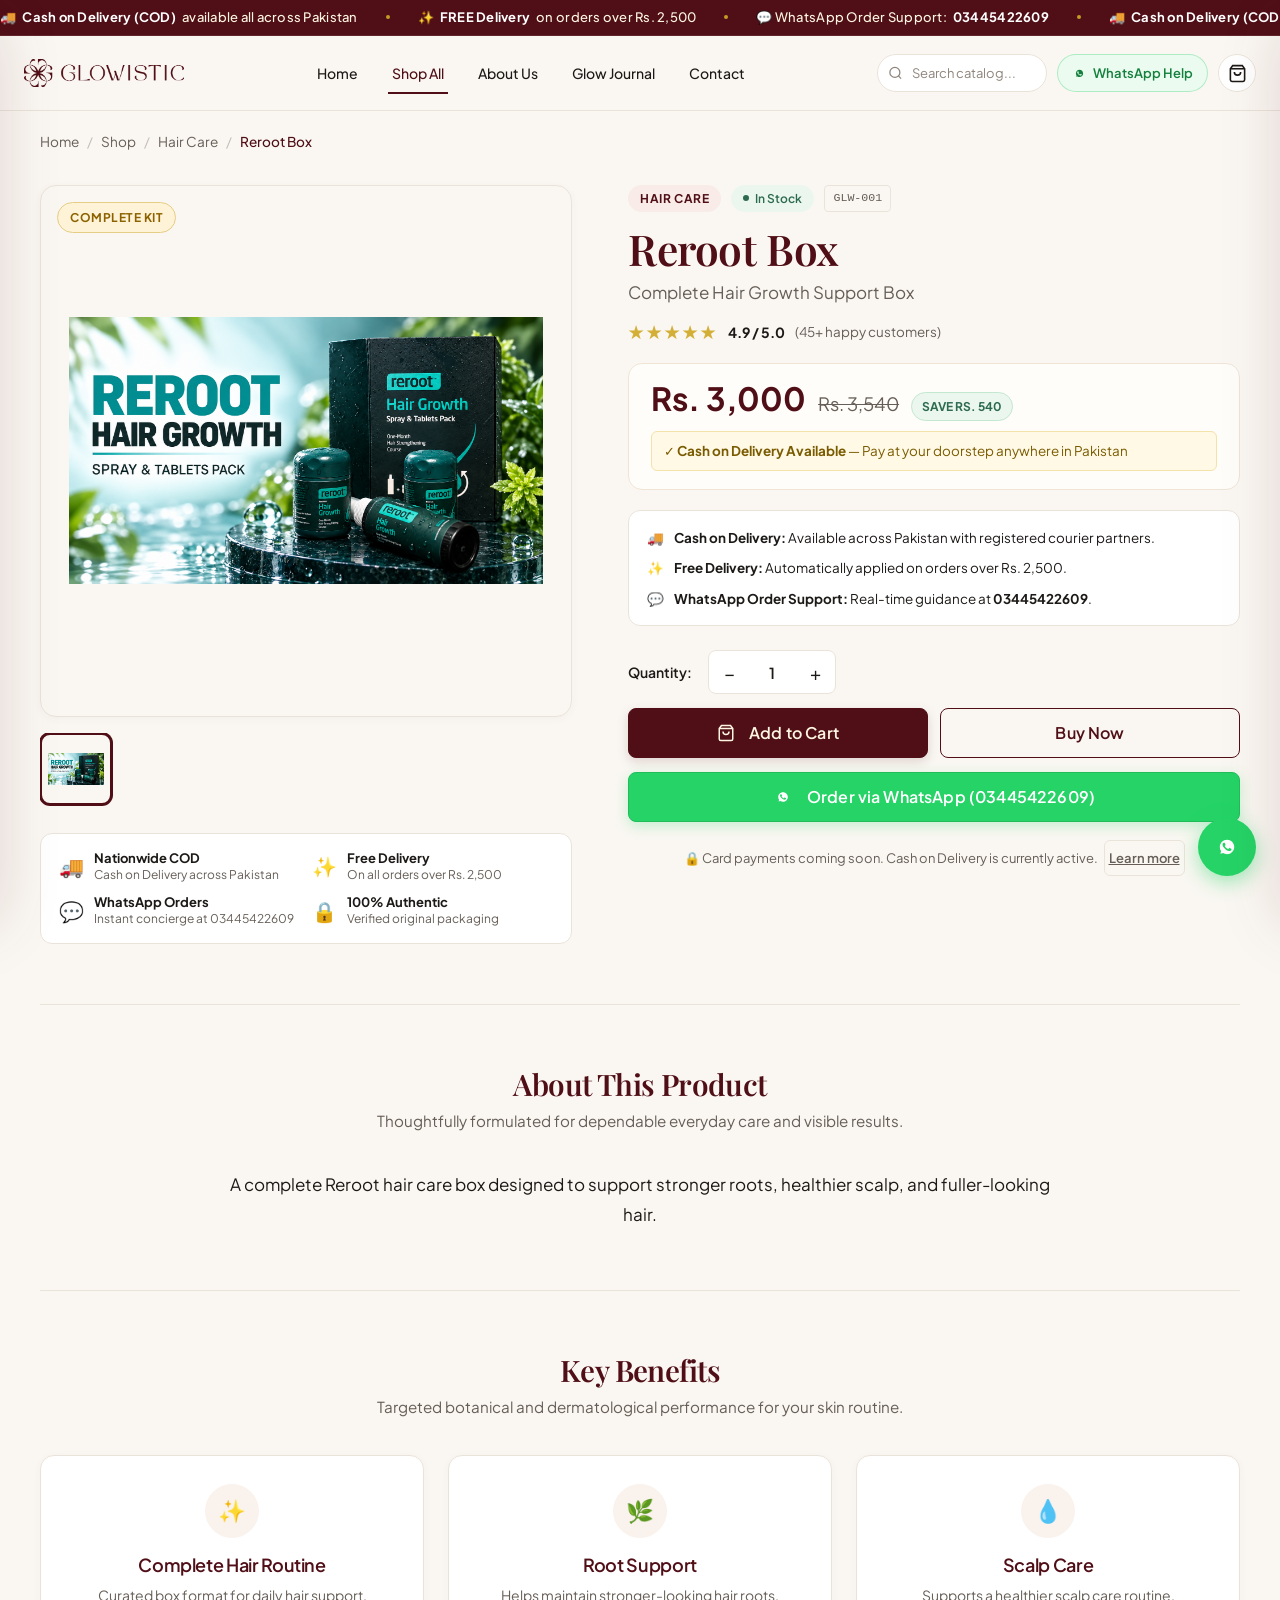
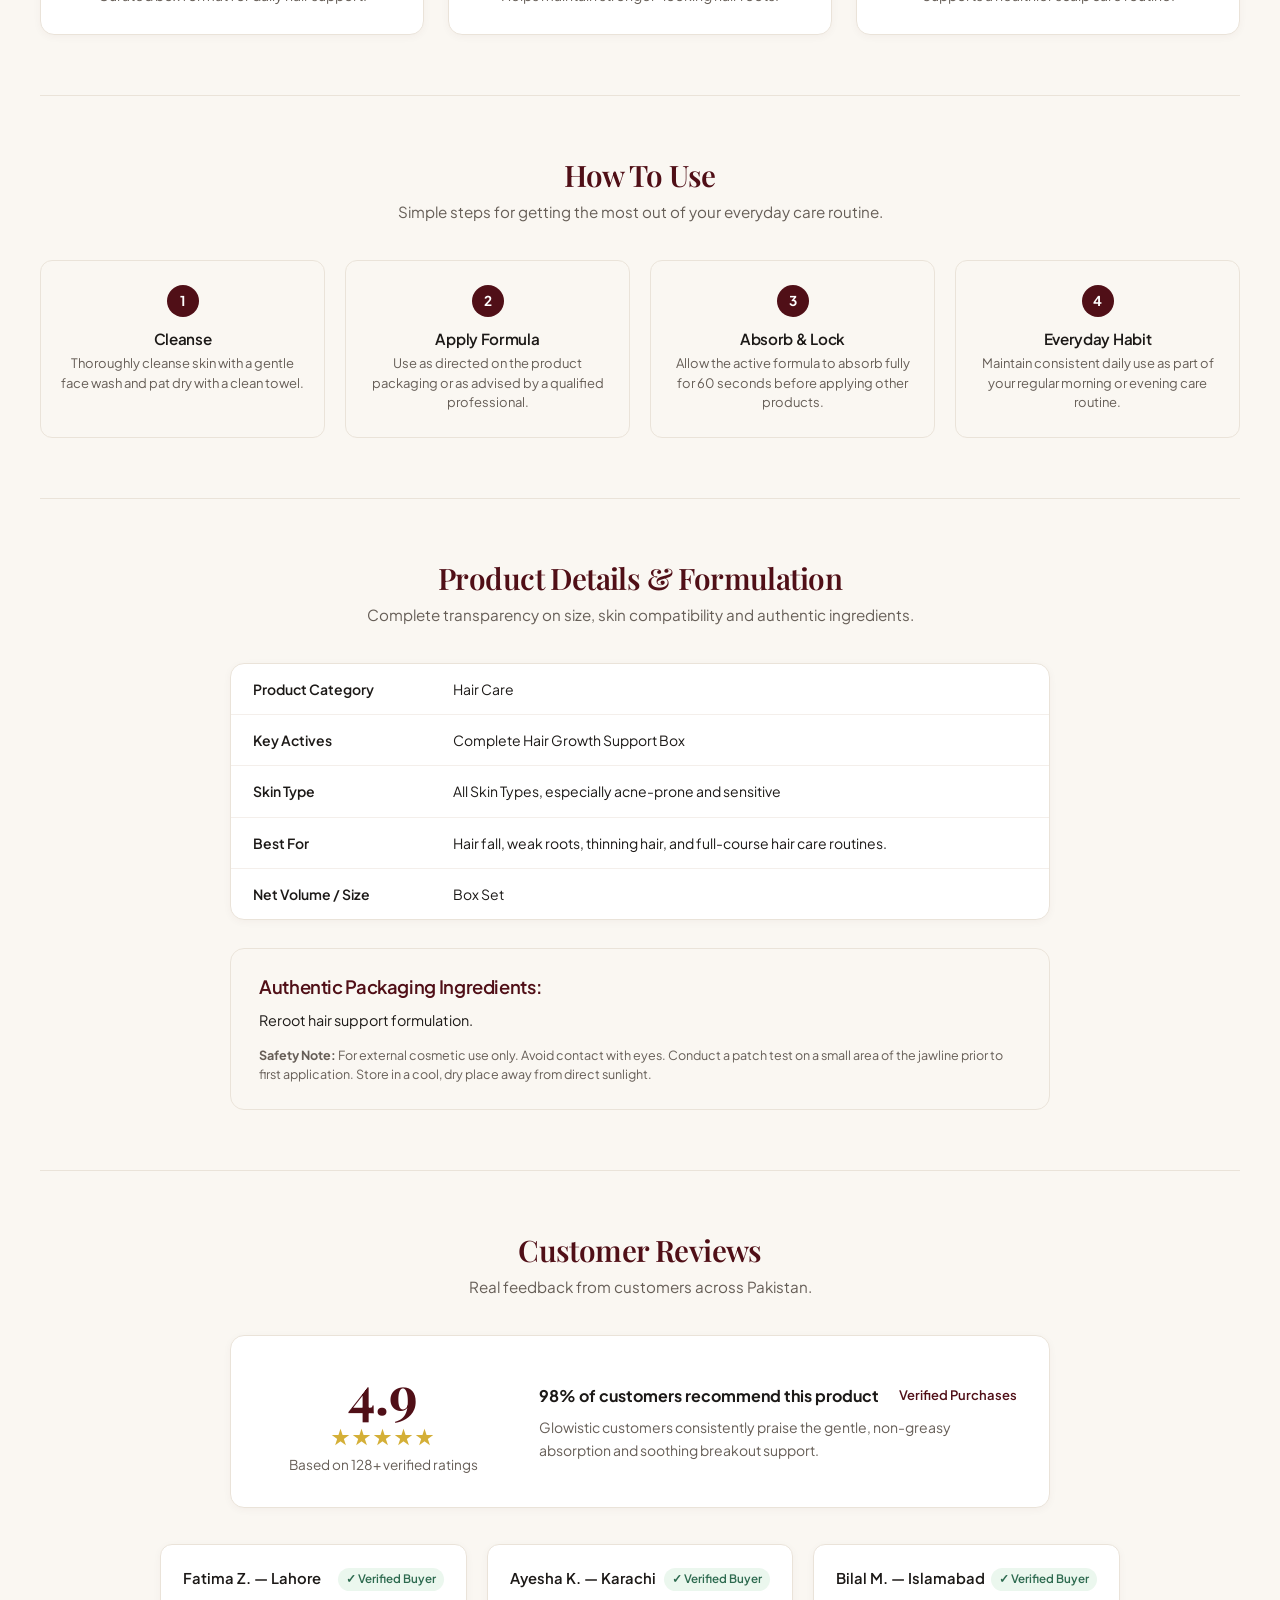
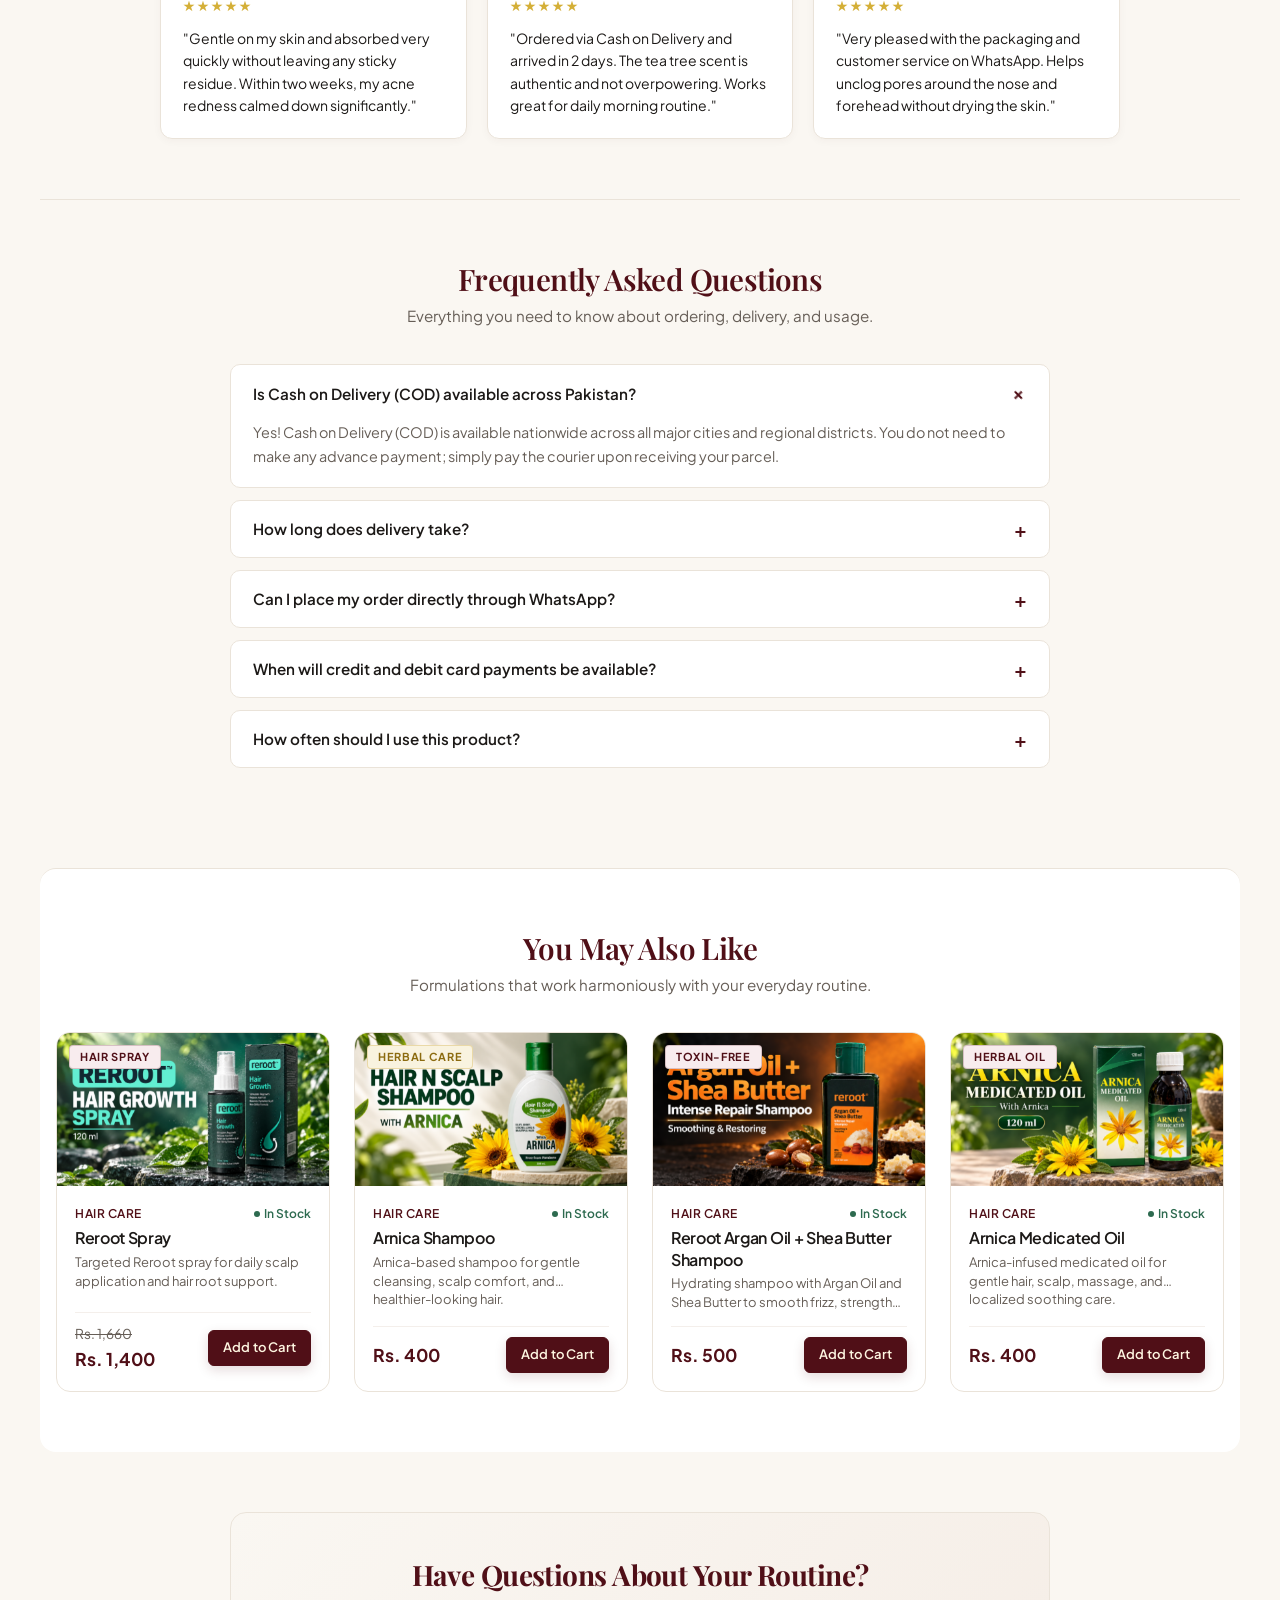
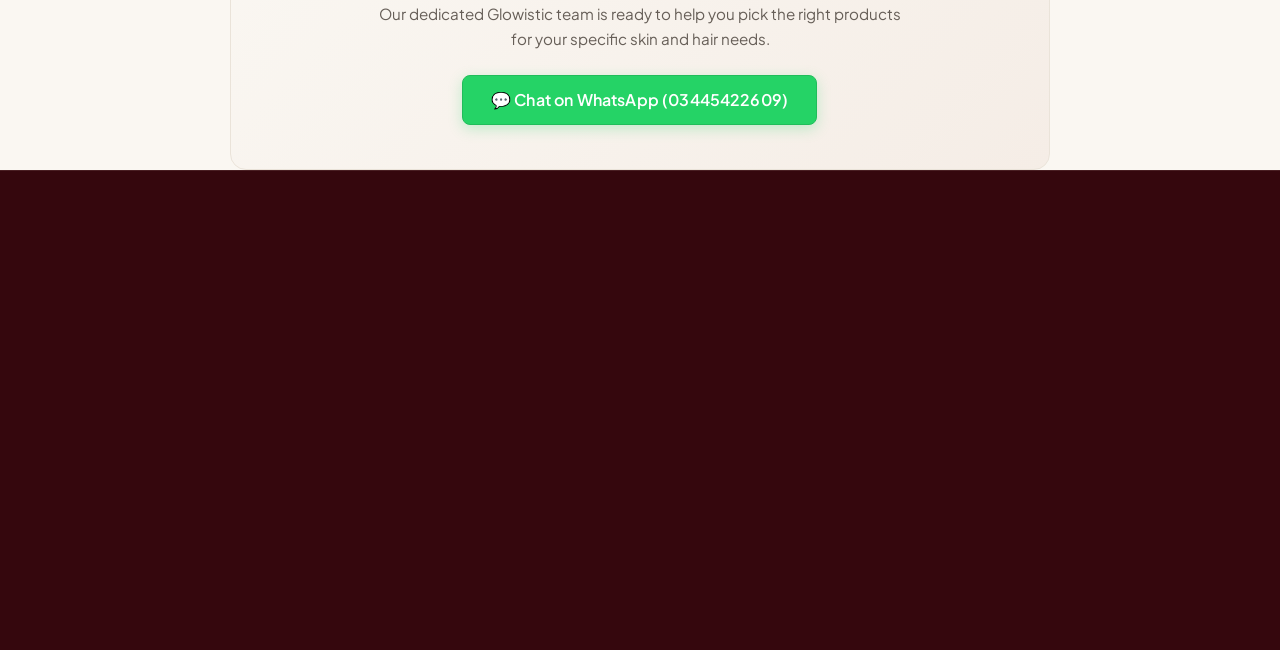
<file: product.html>
<!DOCTYPE html>
<html lang="en">
<head>
  <meta charset="UTF-8" />
  <meta name="viewport" content="width=device-width, initial-scale=1.0" />
  <title>Reroot Box — Glowistic Official Store</title>
  <meta name="description" content="A complete Reroot hair care box designed to support stronger roots, healthier scalp, and fuller-looking hair." />
  <link rel="canonical" href="https://www.glowisticpk.com/product/reroot-box" />
  <link rel="icon" type="image/png" href="assets/brand/favicon.png" />
  <link rel="icon" type="image/svg+xml" href="assets/brand/favicon.svg" />
  <link rel="apple-touch-icon" href="assets/brand/logo-stacked-burgundy.png" />
  
  <!-- Open Graph / Social Sharing -->
  <meta property="og:site_name" content="Glowistic" />
  <meta property="og:type" content="website" />
  <meta property="og:title" content="Reroot Box — Glowistic Official Store" />
  <meta property="og:description" content="A complete Reroot hair care box designed to support stronger roots, healthier scalp, and fuller-looking hair." />
  <meta property="og:url" content="https://www.glowisticpk.com/product/reroot-box" />
  <meta property="og:image" content="https://www.glowisticpk.com/assets/brand/logo-burgundy.png" />

  <!-- Twitter / X Card -->
  <meta name="twitter:card" content="summary_large_image" />
  <meta name="twitter:title" content="Reroot Box — Glowistic Official Store" />
  <meta name="twitter:description" content="A complete Reroot hair care box designed to support stronger roots, healthier scalp, and fuller-looking hair." />
  <meta name="twitter:image" content="https://www.glowisticpk.com/assets/brand/logo-burgundy.png" />

  <!-- Performance & Fonts Preconnect -->
  <link rel="preconnect" href="https://fonts.googleapis.com" />
  <link rel="preconnect" href="https://fonts.gstatic.com" crossorigin />
  <link rel="stylesheet" href="https://fonts.googleapis.com/css2?family=Playfair+Display:ital,wght@0,400..700;1,400..700&family=Plus+Jakarta+Sans:wght@300;400;500;600;700;800&display=swap" />

  <!-- Stylesheets -->
  <link rel="stylesheet" href="css/main.css" />
  <link rel="stylesheet" href="css/components.css" />
  <link rel="stylesheet" href="css/cursor.css" />
  <script type="application/ld+json">
{
  "@context": "https://schema.org",
  "@type": "Product",
  "name": "Reroot Box",
  "image": "https://www.glowisticpk.com/assets/products/reroot-box.png",
  "description": "A complete Reroot hair care box designed to support stronger roots, healthier scalp, and fuller-looking hair.",
  "sku": "GLW-001",
  "offers": {
    "@type": "Offer",
    "priceCurrency": "PKR",
    "price": 3000,
    "availability": "https://schema.org/InStock"
  }
}
  </script>
</head>
<body data-page="product">

  <div class="announcement-bar" role="region" aria-label="Store Announcement">
    <div class="announcement-marquee">
      <div class="announcement-marquee-track">
        <div class="announcement-marquee-group">
          
        <span class="announcement-item">🚚 <strong>Cash on Delivery (COD)</strong> available all across Pakistan</span>
        <span class="announcement-dot" aria-hidden="true"></span>
        <span class="announcement-item">✨ <strong>FREE Delivery</strong> on orders over Rs. 2,500</span>
        <span class="announcement-dot" aria-hidden="true"></span>
        <span class="announcement-item">💬 WhatsApp Order Support: <strong>03445422609</strong></span>
        <span class="announcement-dot" aria-hidden="true"></span>
          
        <span class="announcement-item">🚚 <strong>Cash on Delivery (COD)</strong> available all across Pakistan</span>
        <span class="announcement-dot" aria-hidden="true"></span>
        <span class="announcement-item">✨ <strong>FREE Delivery</strong> on orders over Rs. 2,500</span>
        <span class="announcement-dot" aria-hidden="true"></span>
        <span class="announcement-item">💬 WhatsApp Order Support: <strong>03445422609</strong></span>
        <span class="announcement-dot" aria-hidden="true"></span>
          
        <span class="announcement-item">🚚 <strong>Cash on Delivery (COD)</strong> available all across Pakistan</span>
        <span class="announcement-dot" aria-hidden="true"></span>
        <span class="announcement-item">✨ <strong>FREE Delivery</strong> on orders over Rs. 2,500</span>
        <span class="announcement-dot" aria-hidden="true"></span>
        <span class="announcement-item">💬 WhatsApp Order Support: <strong>03445422609</strong></span>
        <span class="announcement-dot" aria-hidden="true"></span>
        </div>
        <div class="announcement-marquee-group" aria-hidden="true">
          
        <span class="announcement-item">🚚 <strong>Cash on Delivery (COD)</strong> available all across Pakistan</span>
        <span class="announcement-dot" aria-hidden="true"></span>
        <span class="announcement-item">✨ <strong>FREE Delivery</strong> on orders over Rs. 2,500</span>
        <span class="announcement-dot" aria-hidden="true"></span>
        <span class="announcement-item">💬 WhatsApp Order Support: <strong>03445422609</strong></span>
        <span class="announcement-dot" aria-hidden="true"></span>
          
        <span class="announcement-item">🚚 <strong>Cash on Delivery (COD)</strong> available all across Pakistan</span>
        <span class="announcement-dot" aria-hidden="true"></span>
        <span class="announcement-item">✨ <strong>FREE Delivery</strong> on orders over Rs. 2,500</span>
        <span class="announcement-dot" aria-hidden="true"></span>
        <span class="announcement-item">💬 WhatsApp Order Support: <strong>03445422609</strong></span>
        <span class="announcement-dot" aria-hidden="true"></span>
          
        <span class="announcement-item">🚚 <strong>Cash on Delivery (COD)</strong> available all across Pakistan</span>
        <span class="announcement-dot" aria-hidden="true"></span>
        <span class="announcement-item">✨ <strong>FREE Delivery</strong> on orders over Rs. 2,500</span>
        <span class="announcement-dot" aria-hidden="true"></span>
        <span class="announcement-item">💬 WhatsApp Order Support: <strong>03445422609</strong></span>
        <span class="announcement-dot" aria-hidden="true"></span>
        </div>
      </div>
    </div>
  </div>

  <header class="site-header">
    <div class="container header-inner">
      <button type="button" class="mobile-menu-toggle header-icon-btn" aria-label="Open Navigation Menu">
        <svg width="22" height="22" viewBox="0 0 24 24" fill="none" stroke="currentColor" stroke-width="2"><path d="M4 6h16M4 12h16M4 18h16"/></svg>
      </button>

      <a href="index.html" class="header-brand" aria-label="Glowistic Home">
        <img src="assets/brand/logo-burgundy.png" alt="Glowistic" class="header-logo" width="160" height="32" />
      </a>

      <nav class="header-nav" aria-label="Main Navigation">
        <a href="index.html" class="nav-link "><span>Home</span></a>
        <a href="shop.html" class="nav-link is-active"><span>Shop All</span></a>
        <a href="about.html" class="nav-link "><span>About Us</span></a>
        <a href="blog.html" class="nav-link "><span>Glow Journal</span></a>
        <a href="contact.html" class="nav-link "><span>Contact</span></a>
      </nav>

      <div class="header-actions">
        <div class="search-container" id="global-search-container">
          <div class="search-input-wrap">
            <span class="search-icon-inside" aria-hidden="true">
              <svg width="15" height="15" viewBox="0 0 24 24" fill="none" stroke="currentColor" stroke-width="2"><circle cx="11" cy="11" r="8"/><path d="m21 21-4.35-4.35"/></svg>
            </span>
            <input type="text" id="global-search-input" class="search-input" placeholder="Search catalog..." autocomplete="off" aria-label="Search catalog" />
          </div>
          <div id="search-results-dropdown" class="search-results-dropdown"></div>
        </div>

        <a href="https://wa.me/923445422609?text=Hi%20Glowistic%2C%20I%20would%20like%20to%20know%20more%20about%20your%20products." target="_blank" rel="noopener noreferrer" class="header-whatsapp-cta" aria-label="WhatsApp Help">
          <svg width="15" height="15" viewBox="0 0 24 24" fill="currentColor" aria-hidden="true"><path d="M12.031 6.172c-3.181 0-5.767 2.586-5.768 5.766-.001 1.298.38 2.27 1.019 3.287l-.582 2.128 2.182-.573c.978.58 1.911.928 3.145.929 3.178 0 5.767-2.587 5.768-5.766.001-3.187-2.575-5.77-5.764-5.771zm3.392 8.244c-.144.405-.837.774-1.17.824-.312.045-.694.072-2.148-.535-1.745-.73-2.868-2.52-2.955-2.637-.088-.117-.714-.95-.714-1.815 0-.865.452-1.291.614-1.468.162-.177.353-.221.471-.221.118 0 .235.001.338.006.109.006.255-.041.399.303.147.353.501 1.22.545 1.308.044.088.073.191.015.308-.059.117-.088.19-.177.293-.088.103-.186.23-.265.31-.088.088-.181.185-.078.361.103.176.458.756.983 1.225.677.604 1.248.791 1.425.879.176.088.279.074.382-.044.103-.118.441-.515.559-.691.118-.176.235-.147.397-.088.162.059 1.03.486 1.206.574.177.088.294.132.338.206.044.074.044.428-.1.833z"/></svg>
          <span>WhatsApp Help</span>
        </a>

        <a href="cart.html" class="header-icon-btn cart-toggle-btn" aria-label="Shopping Cart">
          <svg width="19" height="19" viewBox="0 0 24 24" fill="none" stroke="currentColor" stroke-width="2"><path d="M6 2 3 6v14a2 2 0 0 0 2 2h14a2 2 0 0 0 2-2V6l-3-4Z"/><path d="M3 6h18"/><path d="M16 10a4 4 0 0 1-8 0"/></svg>
          <span class="cart-count-badge">0</span>
        </a>
      </div>
    </div>
  </header>

  <div class="mobile-nav-overlay"></div>
  <aside id="mobile-nav-drawer" class="mobile-nav-drawer" aria-label="Mobile Navigation">
    <div class="mobile-nav-header">
      <img src="assets/brand/logo-burgundy.png" alt="Glowistic" class="mobile-nav-logo" width="160" height="34" />
      <button type="button" class="mobile-nav-close" aria-label="Close Mobile Navigation">&times;</button>
    </div>
    <div class="mobile-nav-body">
      <nav class="mobile-nav-links">
        <a href="index.html" class="mobile-nav-link ">Home</a>
        <a href="shop.html" class="mobile-nav-link is-active">Shop All</a>
        <a href="about.html" class="mobile-nav-link ">About Us</a>
        <a href="blog.html" class="mobile-nav-link ">Glow Journal</a>
        <a href="contact.html" class="mobile-nav-link ">Contact</a>
      </nav>
    </div>
    <div class="mobile-nav-footer">
      <a href="https://wa.me/923445422609?text=Hi%20Glowistic%2C%20I%20would%20like%20to%20know%20more%20about%20your%20products." target="_blank" rel="noopener noreferrer" class="btn btn-whatsapp btn-block">
        💬 Order via WhatsApp (03445422609)
      </a>
    </div>
  </aside>
<main class="pdp-container" id="product-detail-container">

    <!-- BREADCRUMB -->
    <div class="pdp-breadcrumb-wrap">
      <nav id="product-breadcrumb" class="pdp-breadcrumb product-breadcrumb" aria-label="Breadcrumb">
        <a href="index.html">Home</a>
        <span class="sep">/</span>
        <a href="shop.html">Shop</a>
        <span class="sep">/</span>
        <a id="breadcrumb-category-link" href="shop.html?category=haircare">Hair Care</a>
        <span class="sep">/</span>
        <span id="breadcrumb-product-name" class="current">Reroot Box</span>
      </nav>
    </div>

    <!-- PRODUCT HERO SECTION (Two-Column Desktop / Stacked Mobile) -->
    <section class="pdp-hero-grid">
      <!-- LEFT: Gallery Column -->
      <div class="pdp-gallery-col">
        <div class="pdp-gallery-sticky">
          <!-- Main Image Card -->
          <div class="pdp-main-image-card" id="main-image-card">
            <span id="product-detail-badge" class="pdp-badge-pill badge-gold" style="">Complete Kit</span>
            <img id="product-main-image" src="assets/products/reroot-box.png" alt="Reroot Box" class="pdp-main-image" onerror="this.src='assets/products/oclear-serum.jpg'" />
          </div>

          <!-- Thumbnails -->
          <div id="product-gallery-thumbnails" class="pdp-thumbnails-wrap">
            
            <button type="button" class="pdp-thumb-btn is-active" data-src="assets/products/reroot-box.png" aria-label="Reroot Box View 1">
              <img src="assets/products/reroot-box.png" alt="Reroot Box Thumbnail 1" onerror="this.src='assets/products/placeholder.jpg'" />
            </button>
          </div>

          <!-- Trust Badges Strip -->
          <div class="pdp-trust-strip">
            <div class="pdp-trust-item">
              <span class="pdp-trust-icon">🚚</span>
              <div class="pdp-trust-text">
                <strong>Nationwide COD</strong>
                <span>Cash on Delivery across Pakistan</span>
              </div>
            </div>
            <div class="pdp-trust-item">
              <span class="pdp-trust-icon">✨</span>
              <div class="pdp-trust-text">
                <strong>Free Delivery</strong>
                <span>On all orders over Rs. 2,500</span>
              </div>
            </div>
            <div class="pdp-trust-item">
              <span class="pdp-trust-icon">💬</span>
              <div class="pdp-trust-text">
                <strong>WhatsApp Orders</strong>
                <span>Instant concierge at 03445422609</span>
              </div>
            </div>
            <div class="pdp-trust-item">
              <span class="pdp-trust-icon">🔒</span>
              <div class="pdp-trust-text">
                <strong>100% Authentic</strong>
                <span>Verified original packaging</span>
              </div>
            </div>
          </div>
        </div>
      </div>

      <!-- RIGHT: Product Info & Purchase Actions -->
      <div class="pdp-info-col">
        <!-- Badges Row -->
        <div class="pdp-meta-row">
          <a id="product-category-link" href="shop.html?category=haircare" class="pdp-cat-pill">Hair Care</a>
          <span id="product-availability" class="pdp-stock-pill">
            <span class="pdp-stock-dot"></span> In Stock
          </span>
          <span class="pdp-sku-badge" id="product-sku">GLW-001</span>
        </div>

        <!-- Product Title & Subtitle -->
        <h1 id="product-name" class="pdp-title">Reroot Box</h1>
        <p id="product-subtitle" class="pdp-subtitle">Complete Hair Growth Support Box</p>

        <!-- Rating Row -->
        <div class="pdp-rating-row">
          <div class="pdp-stars" aria-label="5 out of 5 stars">★★★★★</div>
          <span class="pdp-rating-score" id="product-rating-score">4.9 / 5.0</span>
          <span class="pdp-rating-count" id="product-rating-count">(45+ happy customers)</span>
        </div>

        <!-- Price Section -->
        <div class="pdp-pricing-card">
          <div class="pdp-price-row">
            <strong id="product-price" class="pdp-price-current">Rs. 3,000</strong>
            <span id="product-original-price" class="pdp-price-original">Rs. 3,540</span>
            <span id="product-savings-pill" class="pdp-discount-pill">Save Rs. 540</span>
          </div>
          <div class="pdp-cod-strip">
            <span>✓ <strong>Cash on Delivery Available</strong> — Pay at your doorstep anywhere in Pakistan</span>
          </div>
        </div>

        <!-- Compact Delivery Highlights -->
        <div class="pdp-delivery-highlights">
          <div class="pdp-delivery-item">
            <span>🚚</span>
            <div><strong>Cash on Delivery:</strong> Available across Pakistan with registered courier partners.</div>
          </div>
          <div class="pdp-delivery-item">
            <span>✨</span>
            <div><strong>Free Delivery:</strong> Automatically applied on orders over Rs. 2,500.</div>
          </div>
          <div class="pdp-delivery-item">
            <span>💬</span>
            <div><strong>WhatsApp Order Support:</strong> Real-time guidance at <strong>03445422609</strong>.</div>
          </div>
        </div>

        <!-- Purchase Actions Box -->
        <div class="pdp-actions-box">
          <!-- Quantity Row -->
          <div class="pdp-qty-row">
            <span class="pdp-qty-label">Quantity:</span>
            <div class="pdp-stepper">
              <button type="button" id="qty-minus" class="pdp-stepper-btn" aria-label="Decrease Quantity">&minus;</button>
              <input type="number" id="product-qty-input" class="pdp-stepper-input" value="1" min="1" max="99" aria-label="Selected Quantity" readonly />
              <button type="button" id="qty-plus" class="pdp-stepper-btn" aria-label="Increase Quantity">&plus;</button>
            </div>
          </div>

          <!-- Primary CTAs: Add to Cart & Buy Now -->
          <div class="pdp-button-grid">
            <button type="button" id="btn-add-to-cart" class="btn btn-primary btn-lg" data-id="reroot-box" data-slug="reroot-box">
              <svg width="18" height="18" viewBox="0 0 24 24" fill="none" stroke="currentColor" stroke-width="2" style="margin-right: 6px;"><path d="M6 2 3 6v14a2 2 0 0 0 2 2h14a2 2 0 0 0 2-2V6l-3-4Z"/><path d="M3 6h18"/><path d="M16 10a4 4 0 0 1-8 0"/></svg>
              <span>Add to Cart</span>
            </button>
            <button type="button" id="btn-buy-now" class="btn btn-outline btn-lg" data-id="reroot-box" data-slug="reroot-box">
              <span>Buy Now</span>
            </button>
          </div>

          <!-- Secondary CTA: WhatsApp Order -->
          <a id="btn-whatsapp-order" href="https://wa.me/923445422609?text=Hi%20Glowistic%2C%20I%20would%20like%20to%20order%3A%0AReroot%20Box%0AQuantity%3A%201%0A%0APlease%20share%20the%20next%20steps%20for%20Cash%20on%20Delivery." target="_blank" rel="noopener noreferrer" class="btn btn-whatsapp btn-lg btn-block" aria-label="Order via WhatsApp">
            <svg width="20" height="20" viewBox="0 0 24 24" fill="currentColor" style="margin-right: 6px;"><path d="M12.031 6.172c-3.181 0-5.767 2.586-5.768 5.766-.001 1.298.38 2.27 1.019 3.287l-.582 2.128 2.182-.573c.978.58 1.911.928 3.145.929 3.178 0 5.767-2.587 5.768-5.766.001-3.187-2.575-5.77-5.764-5.771zm3.392 8.244c-.144.405-.837.774-1.17.824-.312.045-.694.072-2.148-.535-1.745-.73-2.868-2.52-2.955-2.637-.088-.117-.714-.95-.714-1.815 0-.865.452-1.291.614-1.468.162-.177.353-.221.471-.221.118 0 .235.001.338.006.109.006.255-.041.399.303.147.353.501 1.22.545 1.308.044.088.073.191.015.308-.059.117-.088.19-.177.293-.088.103-.186.23-.265.31-.088.088-.181.185-.078.361.103.176.458.756.983 1.225.677.604 1.248.791 1.425.879.176.088.279.074.382-.044.103-.118.441-.515.559-.691.118-.176.235-.147.397-.088.162.059 1.03.486 1.206.574.177.088.294.132.338.206.044.074.044.428-.1.833z"/></svg>
            <span>Order via WhatsApp (03445422609)</span>
          </a>

          <!-- Card Payment Notice -->
          <div class="pdp-card-notice">
            <span>🔒 Card payments coming soon. Cash on Delivery is currently active.</span>
            <button type="button" data-action="show-card-modal" class="btn-ghost btn-sm" style="text-decoration: underline; padding: 0 4px; font-size: 0.8125rem;">Learn more</button>
          </div>
        </div>
      </div>
    </section>

    <!-- SECTION 1: PRODUCT DESCRIPTION -->
    <section class="pdp-section" id="pdp-about-section">
      <h2 class="pdp-section-title">About This Product</h2>
      <p class="pdp-section-sub">Thoughtfully formulated for dependable everyday care and visible results.</p>
      <div id="product-description" class="pdp-desc-text">
        A complete Reroot hair care box designed to support stronger roots, healthier scalp, and fuller-looking hair.
      </div>
    </section>

    <!-- SECTION 2: KEY BENEFITS -->
    <section class="pdp-section" id="pdp-benefits-section">
      <h2 class="pdp-section-title">Key Benefits</h2>
      <p class="pdp-section-sub">Targeted botanical and dermatological performance for your skin routine.</p>
      <div class="pdp-benefits-grid product-benefits-list" id="product-benefits-grid">
        <div class="pdp-benefit-card">
          <div class="pdp-benefit-icon">✨</div>
          <h3>Fights Acne</h3>
          <p>Helps reduce active breakouts and prevents future clogged pores.</p>
        </div>
        <div class="pdp-benefit-card">
          <div class="pdp-benefit-icon">🌿</div>
          <h3>Soothes &amp; Calms</h3>
          <p>Botanical Tea Tree Oil helps calm redness and soothe irritation.</p>
        </div>
        <div class="pdp-benefit-card">
          <div class="pdp-benefit-icon">💧</div>
          <h3>Clearer, Healthier Skin</h3>
          <p>Salicylic Acid gently exfoliates and visibly improves skin texture.</p>
        </div>
      </div>
    </section>

    <!-- SECTION 3: HOW TO USE -->
    <section class="pdp-section" id="pdp-howtouse-section">
      <h2 class="pdp-section-title">How To Use</h2>
      <p class="pdp-section-sub">Simple steps for getting the most out of your everyday care routine.</p>
      <div class="pdp-steps-grid" id="product-howtouse-grid">
        <div class="pdp-step-card">
          <div class="pdp-step-num">1</div>
          <h4>Cleanse</h4>
          <p>Cleanse face thoroughly (ideally with Glowistic Neem Face Wash) and pat dry.</p>
        </div>
        <div class="pdp-step-card">
          <div class="pdp-step-num">2</div>
          <h4>Dispense</h4>
          <p>Apply 3 to 4 drops of O'Clear Serum directly onto face and neck.</p>
        </div>
        <div class="pdp-step-card">
          <div class="pdp-step-num">3</div>
          <h4>Pat Gently</h4>
          <p>Gently press and pat into skin with fingertips until fully absorbed.</p>
        </div>
        <div class="pdp-step-card">
          <div class="pdp-step-num">4</div>
          <h4>Moisturize &amp; Protect</h4>
          <p>Follow with your everyday moisturizer, plus daytime sunscreen.</p>
        </div>
      </div>
    </section>

    <!-- SECTION 4: PRODUCT DETAILS & INGREDIENTS -->
    <section class="pdp-section" id="pdp-specs-section">
      <h2 class="pdp-section-title">Product Details &amp; Formulation</h2>
      <p class="pdp-section-sub">Complete transparency on size, skin compatibility and authentic ingredients.</p>

      <div class="pdp-specs-card" id="product-specs-table">
        <div class="pdp-spec-row">
          <div class="pdp-spec-label">Product Category</div>
          <div class="pdp-spec-val" id="spec-category">Hair Care</div>
        </div>
        <div class="pdp-spec-row">
          <div class="pdp-spec-label">Key Actives</div>
          <div class="pdp-spec-val" id="spec-actives">Complete Hair Growth Support Box</div>
        </div>
        <div class="pdp-spec-row">
          <div class="pdp-spec-label">Skin Type</div>
          <div class="pdp-spec-val" id="spec-skintype">All Skin Types, especially acne-prone and sensitive</div>
        </div>
        <div class="pdp-spec-row">
          <div class="pdp-spec-label">Best For</div>
          <div class="pdp-spec-val" id="spec-bestfor">Hair fall, weak roots, thinning hair, and full-course hair care routines.</div>
        </div>
        <div class="pdp-spec-row">
          <div class="pdp-spec-label">Net Volume / Size</div>
          <div class="pdp-spec-val" id="spec-volume">Box Set</div>
        </div>
      </div>

      <!-- Ingredients Box -->
      <div class="pdp-ingredients-box">
        <h3 style="font-size: 1.15rem; color: var(--color-primary); margin: 0 0 10px; font-weight: 600;">Authentic Packaging Ingredients:</h3>
        <p id="product-ingredients-content" class="pdp-ingredients-text">Reroot hair support formulation.</p>
        <p class="pdp-safety-note">
          <strong>Safety Note:</strong> For external cosmetic use only. Avoid contact with eyes. Conduct a patch test on a small area of the jawline prior to first application. Store in a cool, dry place away from direct sunlight.
        </p>
      </div>
    </section>

    <!-- SECTION 5: CUSTOMER REVIEWS -->
    <section class="pdp-section" id="pdp-reviews-section">
      <h2 class="pdp-section-title">Customer Reviews</h2>
      <p class="pdp-section-sub">Real feedback from customers across Pakistan.</p>

      <!-- Rating Summary Card -->
      <div class="pdp-reviews-hero">
        <div class="pdp-reviews-score">
          <div class="pdp-reviews-num" id="reviews-summary-num">4.9</div>
          <div class="pdp-stars" style="font-size: 1.35rem; margin-bottom: 6px;">★★★★★</div>
          <div style="font-size: 0.85rem; color: var(--color-text-muted);" id="reviews-summary-count">Based on 128+ verified ratings</div>
        </div>
        <div>
          <div style="display: flex; align-items: center; justify-content: space-between; margin-bottom: 8px;">
            <strong style="color: var(--color-heading); font-size: 1rem;">98% of customers recommend this product</strong>
            <span style="font-size: 0.8125rem; color: var(--color-primary); font-weight: 600;">Verified Purchases</span>
          </div>
          <p style="font-size: 0.875rem; color: var(--color-text-muted); line-height: 1.6; margin: 0;">
            Glowistic customers consistently praise the gentle, non-greasy absorption and soothing breakout support.
          </p>
        </div>
      </div>

      <!-- Review Cards Grid -->
      <div class="pdp-reviews-grid" id="product-reviews-grid">
        <div class="pdp-review-card">
          <div class="pdp-review-header">
            <span class="pdp-reviewer-name">Fatima Z. — Lahore</span>
            <span class="pdp-review-verified">✓ Verified Buyer</span>
          </div>
          <div class="pdp-stars" style="font-size: 0.85rem; margin-bottom: 6px;">★★★★★</div>
          <p class="pdp-review-comment">
            "Gentle on my skin and absorbed very quickly without leaving any sticky residue. Within two weeks, my acne redness calmed down significantly."
          </p>
        </div>
        <div class="pdp-review-card">
          <div class="pdp-review-header">
            <span class="pdp-reviewer-name">Ayesha K. — Karachi</span>
            <span class="pdp-review-verified">✓ Verified Buyer</span>
          </div>
          <div class="pdp-stars" style="font-size: 0.85rem; margin-bottom: 6px;">★★★★★</div>
          <p class="pdp-review-comment">
            "Ordered via Cash on Delivery and arrived in 2 days. The tea tree scent is authentic and not overpowering. Works great for daily morning routine."
          </p>
        </div>
        <div class="pdp-review-card">
          <div class="pdp-review-header">
            <span class="pdp-reviewer-name">Bilal M. — Islamabad</span>
            <span class="pdp-review-verified">✓ Verified Buyer</span>
          </div>
          <div class="pdp-stars" style="font-size: 0.85rem; margin-bottom: 6px;">★★★★★</div>
          <p class="pdp-review-comment">
            "Very pleased with the packaging and customer service on WhatsApp. Helps unclog pores around the nose and forehead without drying the skin."
          </p>
        </div>
      </div>
    </section>

    <!-- SECTION 6: FREQUENTLY ASKED QUESTIONS -->
    <section class="pdp-section" id="pdp-faq-section">
      <h2 class="pdp-section-title">Frequently Asked Questions</h2>
      <p class="pdp-section-sub">Everything you need to know about ordering, delivery, and usage.</p>

      <div class="pdp-faq-list" id="product-faq-list">
        <div class="pdp-faq-item is-open">
          <button type="button" class="pdp-faq-question" aria-expanded="true">
            <span>Is Cash on Delivery (COD) available across Pakistan?</span>
            <span class="pdp-faq-icon">+</span>
          </button>
          <div class="pdp-faq-answer">
            Yes! Cash on Delivery (COD) is available nationwide across all major cities and regional districts. You do not need to make any advance payment; simply pay the courier upon receiving your parcel.
          </div>
        </div>

        <div class="pdp-faq-item">
          <button type="button" class="pdp-faq-question" aria-expanded="false">
            <span>How long does delivery take?</span>
            <span class="pdp-faq-icon">+</span>
          </button>
          <div class="pdp-faq-answer">
            Orders are dispatched within 24 business hours. For major metros (Lahore, Karachi, Islamabad, Rawalpindi), delivery takes 2-3 business days. For other regional districts, it takes 3-4 business days.
          </div>
        </div>

        <div class="pdp-faq-item">
          <button type="button" class="pdp-faq-question" aria-expanded="false">
            <span>Can I place my order directly through WhatsApp?</span>
            <span class="pdp-faq-icon">+</span>
          </button>
          <div class="pdp-faq-answer">
            Yes! You can click the "Order via WhatsApp" button on this page or message us directly at <strong>03445422609</strong>. Our team will assist with your order details and confirm dispatch.
          </div>
        </div>

        <div class="pdp-faq-item">
          <button type="button" class="pdp-faq-question" aria-expanded="false">
            <span>When will credit and debit card payments be available?</span>
            <span class="pdp-faq-icon">+</span>
          </button>
          <div class="pdp-faq-answer">
            We are actively integrating bank payment gateways for seamless card checkout. For now, Cash on Delivery (COD) remains the primary and most convenient checkout method.
          </div>
        </div>

        <div class="pdp-faq-item">
          <button type="button" class="pdp-faq-question" aria-expanded="false">
            <span>How often should I use this product?</span>
            <span class="pdp-faq-icon">+</span>
          </button>
          <div class="pdp-faq-answer">
            For best results, incorporate into your daily routine. Apply 3-4 drops after cleansing in the morning and evening, followed by a moisturizer and daytime sunscreen.
          </div>
        </div>
      </div>
    </section>

    <!-- SECTION 7: RELATED PRODUCTS ("You May Also Like") -->
    <section class="pdp-section" id="pdp-related-section" style="background-color: var(--color-surface); border-radius: 16px; margin: 40px 0;">
      <div style="padding: 0 16px;">
        <h2 class="pdp-section-title">You May Also Like</h2>
        <p class="pdp-section-sub">Formulations that work harmoniously with your everyday routine.</p>
        <div id="product-related-grid" class="products-grid">
          
    <article class="product-card" data-id="reroot-hair-spray" data-slug="reroot-hair-spray" data-category="haircare" data-price="1400" data-name="Reroot Spray" style="background: var(--color-surface); border: 1px solid var(--color-border); border-radius: 14px; overflow: hidden; display: flex; flex-direction: column; position: relative;">
      <div class="product-card-media" style="position: relative; aspect-ratio: 16 / 9; overflow: hidden; background: #FAF7F2;">
        <a href="product.html?slug=reroot-hair-spray" class="product-card-img-link" aria-label="Reroot Spray" style="display: block; width: 100%; height: 100%;">
          <img src="assets/products/reroot-hair-spray-3.png" alt="Reroot Spray" class="product-card-img" loading="lazy" style="width: 100%; height: 100%; object-fit: cover; transition: transform 0.4s ease;" onerror="this.src='assets/products/placeholder.jpg'" />
        </a>
        <span class="badge badge-burgundy product-card-badge" style="position: absolute; top: 12px; left: 12px; z-index: 2;">Hair Spray</span>
      </div>
      <div class="product-card-body" style="padding: 18px; flex: 1; display: flex; flex-direction: column;">
        <div class="product-card-meta-row" style="display: flex; justify-content: space-between; align-items: center; margin-bottom: 4px;">
          <span class="product-card-cat" style="font-size: 0.75rem; color: var(--color-primary); font-weight: 600; text-transform: uppercase; letter-spacing: 0.5px;">Hair Care</span>
          <span class="product-card-stock in-stock" style="font-size: 0.75rem; color: #2D6A4F; font-weight: 600; display: flex; align-items: center; gap: 4px;"><span class="stock-dot" style="display: inline-block; width: 6px; height: 6px; background: #2D6A4F; border-radius: 50%;"></span> In Stock</span>
        </div>
        <h3 class="product-card-title" style="font-size: 1rem; color: var(--color-heading); margin: 0 0 4px; font-weight: 600; line-height: 1.35;">
          <a href="product.html?slug=reroot-hair-spray" style="color: inherit; text-decoration: none;">Reroot Spray</a>
        </h3>
        <p class="product-card-subtitle" style="font-size: 0.8125rem; color: var(--color-text-muted); margin: 0 0 14px; line-height: 1.45; flex: 1;">
          Targeted Reroot spray for daily scalp application and hair root support.
        </p>
        <div class="product-card-bottom" style="display: flex; justify-content: space-between; align-items: center; margin-top: auto;">
          <div class="product-card-pricing">
            <span class="product-card-orig-price" style="text-decoration: line-through; color: var(--color-text-muted); font-size: 0.85rem; margin-right: 6px;">Rs. 1,660</span>
            <strong class="product-card-price" style="color: var(--color-primary); font-size: 1.1rem;">Rs. 1,400</strong>
          </div>
          <div class="product-card-buttons">
            <button type="button" class="btn btn-primary btn-sm btn-add-cart" data-id="reroot-hair-spray" data-slug="reroot-hair-spray" style="font-size: 0.8125rem; padding: 6px 14px;">
              Add to Cart
            </button>
          </div>
        </div>
      </div>
    </article>

    <article class="product-card" data-id="lavender-chamomile-lotion" data-slug="lavender-chamomile-lotion" data-category="bodycare" data-price="400" data-name="Lavender Chamomile Lotion" style="background: var(--color-surface); border: 1px solid var(--color-border); border-radius: 14px; overflow: hidden; display: flex; flex-direction: column; position: relative;">
      <div class="product-card-media" style="position: relative; aspect-ratio: 16 / 9; overflow: hidden; background: #FAF7F2;">
        <a href="product.html?slug=lavender-chamomile-lotion" class="product-card-img-link" aria-label="Lavender Chamomile Lotion" style="display: block; width: 100%; height: 100%;">
          <img src="assets/products/lavender-chamomile-lotion-3.png" alt="Lavender Chamomile Lotion" class="product-card-img" loading="lazy" style="width: 100%; height: 100%; object-fit: cover; transition: transform 0.4s ease;" onerror="this.src='assets/products/placeholder.jpg'" />
        </a>
        <span class="badge badge-burgundy product-card-badge" style="position: absolute; top: 12px; left: 12px; z-index: 2;">Calming Care</span>
      </div>
      <div class="product-card-body" style="padding: 18px; flex: 1; display: flex; flex-direction: column;">
        <div class="product-card-meta-row" style="display: flex; justify-content: space-between; align-items: center; margin-bottom: 4px;">
          <span class="product-card-cat" style="font-size: 0.75rem; color: var(--color-primary); font-weight: 600; text-transform: uppercase; letter-spacing: 0.5px;">Body Care</span>
          <span class="product-card-stock in-stock" style="font-size: 0.75rem; color: #2D6A4F; font-weight: 600; display: flex; align-items: center; gap: 4px;"><span class="stock-dot" style="display: inline-block; width: 6px; height: 6px; background: #2D6A4F; border-radius: 50%;"></span> In Stock</span>
        </div>
        <h3 class="product-card-title" style="font-size: 1rem; color: var(--color-heading); margin: 0 0 4px; font-weight: 600; line-height: 1.35;">
          <a href="product.html?slug=lavender-chamomile-lotion" style="color: inherit; text-decoration: none;">Lavender Chamomile Lotion</a>
        </h3>
        <p class="product-card-subtitle" style="font-size: 0.8125rem; color: var(--color-text-muted); margin: 0 0 14px; line-height: 1.45; flex: 1;">
          A calming lavender and chamomile lotion for soft, soothed, moisturized hands and body.
        </p>
        <div class="product-card-bottom" style="display: flex; justify-content: space-between; align-items: center; margin-top: auto;">
          <div class="product-card-pricing">
            
            <strong class="product-card-price" style="color: var(--color-primary); font-size: 1.1rem;">Rs. 400</strong>
          </div>
          <div class="product-card-buttons">
            <button type="button" class="btn btn-primary btn-sm btn-add-cart" data-id="lavender-chamomile-lotion" data-slug="lavender-chamomile-lotion" style="font-size: 0.8125rem; padding: 6px 14px;">
              Add to Cart
            </button>
          </div>
        </div>
      </div>
    </article>

    <article class="product-card" data-id="arnica-shampoo" data-slug="arnica-shampoo" data-category="haircare" data-price="400" data-name="Arnica Shampoo" style="background: var(--color-surface); border: 1px solid var(--color-border); border-radius: 14px; overflow: hidden; display: flex; flex-direction: column; position: relative;">
      <div class="product-card-media" style="position: relative; aspect-ratio: 16 / 9; overflow: hidden; background: #FAF7F2;">
        <a href="product.html?slug=arnica-shampoo" class="product-card-img-link" aria-label="Arnica Shampoo" style="display: block; width: 100%; height: 100%;">
          <img src="assets/products/arnica-shampoo-3.png" alt="Arnica Shampoo" class="product-card-img" loading="lazy" style="width: 100%; height: 100%; object-fit: cover; transition: transform 0.4s ease;" onerror="this.src='assets/products/placeholder.jpg'" />
        </a>
        <span class="badge badge-gold product-card-badge" style="position: absolute; top: 12px; left: 12px; z-index: 2;">Herbal Care</span>
      </div>
      <div class="product-card-body" style="padding: 18px; flex: 1; display: flex; flex-direction: column;">
        <div class="product-card-meta-row" style="display: flex; justify-content: space-between; align-items: center; margin-bottom: 4px;">
          <span class="product-card-cat" style="font-size: 0.75rem; color: var(--color-primary); font-weight: 600; text-transform: uppercase; letter-spacing: 0.5px;">Hair Care</span>
          <span class="product-card-stock in-stock" style="font-size: 0.75rem; color: #2D6A4F; font-weight: 600; display: flex; align-items: center; gap: 4px;"><span class="stock-dot" style="display: inline-block; width: 6px; height: 6px; background: #2D6A4F; border-radius: 50%;"></span> In Stock</span>
        </div>
        <h3 class="product-card-title" style="font-size: 1rem; color: var(--color-heading); margin: 0 0 4px; font-weight: 600; line-height: 1.35;">
          <a href="product.html?slug=arnica-shampoo" style="color: inherit; text-decoration: none;">Arnica Shampoo</a>
        </h3>
        <p class="product-card-subtitle" style="font-size: 0.8125rem; color: var(--color-text-muted); margin: 0 0 14px; line-height: 1.45; flex: 1;">
          Arnica-based shampoo for gentle cleansing, scalp comfort, and healthier-looking hair.
        </p>
        <div class="product-card-bottom" style="display: flex; justify-content: space-between; align-items: center; margin-top: auto;">
          <div class="product-card-pricing">
            
            <strong class="product-card-price" style="color: var(--color-primary); font-size: 1.1rem;">Rs. 400</strong>
          </div>
          <div class="product-card-buttons">
            <button type="button" class="btn btn-primary btn-sm btn-add-cart" data-id="arnica-shampoo" data-slug="arnica-shampoo" style="font-size: 0.8125rem; padding: 6px 14px;">
              Add to Cart
            </button>
          </div>
        </div>
      </div>
    </article>

    <article class="product-card" data-id="o-love-soap" data-slug="o-love-soap" data-category="bodycare" data-price="350" data-name="O Love Soap" style="background: var(--color-surface); border: 1px solid var(--color-border); border-radius: 14px; overflow: hidden; display: flex; flex-direction: column; position: relative;">
      <div class="product-card-media" style="position: relative; aspect-ratio: 16 / 9; overflow: hidden; background: #FAF7F2;">
        <a href="product.html?slug=o-love-soap" class="product-card-img-link" aria-label="O Love Soap" style="display: block; width: 100%; height: 100%;">
          <img src="assets/products/o-love-soap-2.png" alt="O Love Soap" class="product-card-img" loading="lazy" style="width: 100%; height: 100%; object-fit: cover; transition: transform 0.4s ease;" onerror="this.src='assets/products/placeholder.jpg'" />
        </a>
        <span class="badge badge-burgundy product-card-badge" style="position: absolute; top: 12px; left: 12px; z-index: 2;">Beauty Soap</span>
      </div>
      <div class="product-card-body" style="padding: 18px; flex: 1; display: flex; flex-direction: column;">
        <div class="product-card-meta-row" style="display: flex; justify-content: space-between; align-items: center; margin-bottom: 4px;">
          <span class="product-card-cat" style="font-size: 0.75rem; color: var(--color-primary); font-weight: 600; text-transform: uppercase; letter-spacing: 0.5px;">Body Care</span>
          <span class="product-card-stock in-stock" style="font-size: 0.75rem; color: #2D6A4F; font-weight: 600; display: flex; align-items: center; gap: 4px;"><span class="stock-dot" style="display: inline-block; width: 6px; height: 6px; background: #2D6A4F; border-radius: 50%;"></span> In Stock</span>
        </div>
        <h3 class="product-card-title" style="font-size: 1rem; color: var(--color-heading); margin: 0 0 4px; font-weight: 600; line-height: 1.35;">
          <a href="product.html?slug=o-love-soap" style="color: inherit; text-decoration: none;">O Love Soap</a>
        </h3>
        <p class="product-card-subtitle" style="font-size: 0.8125rem; color: var(--color-text-muted); margin: 0 0 14px; line-height: 1.45; flex: 1;">
          Gentle cleansing soap bar for everyday freshness and soft-feeling skin.
        </p>
        <div class="product-card-bottom" style="display: flex; justify-content: space-between; align-items: center; margin-top: auto;">
          <div class="product-card-pricing">
            
            <strong class="product-card-price" style="color: var(--color-primary); font-size: 1.1rem;">Rs. 350</strong>
          </div>
          <div class="product-card-buttons">
            <button type="button" class="btn btn-primary btn-sm btn-add-cart" data-id="o-love-soap" data-slug="o-love-soap" style="font-size: 0.8125rem; padding: 6px 14px;">
              Add to Cart
            </button>
          </div>
        </div>
      </div>
    </article>
        </div>
      </div>
    </section>

    <!-- SECTION 8: WHATSAPP CONCIERGE CTA -->
    <section class="pdp-bottom-wa" id="product-wa-cta">
      <h3>Have Questions About Your Routine?</h3>
      <p>Our dedicated Glowistic team is ready to help you pick the right products for your specific skin and hair needs.</p>
      <a id="link-whatsapp-inquiry" href="https://wa.me/923445422609?text=Hi%20Glowistic%2C%20I%20would%20like%20routine%20advice%20for%20my%20skin." target="_blank" rel="noopener noreferrer" class="btn btn-whatsapp btn-lg">
        💬 Chat on WhatsApp (03445422609)
      </a>
    </section>
  
</main>

  <!-- SECTION 12: MOBILE STICKY PURCHASE BAR -->
  <div id="mobile-sticky-bar" class="pdp-mobile-sticky-bar mobile-sticky-bar" style="display: none;">
    <div class="mobile-sticky-inner">
      <div class="mobile-sticky-info">
        <h4 id="sticky-bar-title" class="mobile-sticky-title">Reroot Box</h4>
        <div id="sticky-bar-price" class="mobile-sticky-price">Rs. 3,000</div>
      </div>
      <div class="mobile-sticky-actions">
        <button type="button" id="sticky-bar-add-btn" class="btn btn-primary btn-sm" data-id="reroot-box">Add</button>
        <a id="sticky-bar-whatsapp-btn" href="https://wa.me/923445422609?text=Hi%20Glowistic%2C%20I%20want%20to%20order%20Reroot%20Box" target="_blank" rel="noopener noreferrer" class="btn btn-whatsapp btn-sm" aria-label="WhatsApp Order">💬</a>
      </div>
    </div>
  </div>
  

  <!-- Final Glowistic 5-Column Footer -->
  <footer class="site-footer">
    <div class="container footer-container">
      <div class="footer-top-grid">
        <!-- Column 1: Glowistic -->
        <div class="footer-col footer-brand-col">
          <a href="index.html" class="footer-brand-link" aria-label="Glowistic Home">
            <img src="assets/brand/logo-cream.png" alt="Glowistic" class="footer-logo" width="210" height="42" />
          </a>
          <p class="footer-brand-tagline">"Our everyday glow starts here."</p>
          <p class="footer-brand-desc">
            Beauty, skincare, personal care, hair care, and wellness essentials made for everyday routines. Simple choices. Feel-good care. Products you will love using every day.
          </p>
        </div>

        <!-- Column 2: Shop -->
        <div class="footer-col">
          <h4>Shop</h4>
          <ul class="footer-links">
            <li><a href="shop.html">All Products</a></li>
            <li><a href="shop.html?category=skincare">Skincare</a></li>
            <li><a href="shop.html?category=hair-care">Hair Care</a></li>
            <li><a href="shop.html?category=personal-care">Personal Care</a></li>
            <li><a href="shop.html?category=personal-care">Body Care</a></li>
            <li><a href="shop.html?category=wellness-health">Wellness &amp; Health</a></li>
            <li><a href="shop.html?category=supplements">Supplements</a></li>
          </ul>
        </div>

        <!-- Column 3: Explore -->
        <div class="footer-col">
          <h4>Explore</h4>
          <ul class="footer-links">
            <li><a href="about.html">About Us</a></li>
            <li><a href="blog.html">The Glow Journal</a></li>
            <li><a href="contact.html">Contact Us</a></li>
            <li><a href="index.html#faq-section">FAQs</a></li>
            <li><a href="shop.html">Routine Finder</a></li>
          </ul>
        </div>

        <!-- Column 4: Customer Care -->
        <div class="footer-col">
          <h4>Customer Care</h4>
          <ul class="footer-links">
            <li><a href="contact.html">Contact Us</a></li>
            <li><a href="index.html#faq-section">FAQs</a></li>
            <li><a href="shipping-policy.html">Shipping &amp; Delivery</a></li>
            <li><a href="privacy-policy.html">Privacy Policy</a></li>
            <li><a href="terms-conditions.html">Terms &amp; Conditions</a></li>
          </ul>
        </div>

        <!-- Column 5: Connect -->
        <div class="footer-col footer-col-connect">
          <h4>Connect</h4>
          <p class="footer-connect-intro">Reach our beauty &amp; wellness concierge anytime on official channels.</p>
          <div class="footer-connect-list">
            <!-- WhatsApp -->
            <div class="footer-connect-row">
              <a href="https://wa.me/923445422609?text=Hi%20Glowistic%2C%20I%20have%20an%20inquiry%20about%20my%20order." target="_blank" rel="noopener noreferrer" class="connect-icon-badge" aria-label="WhatsApp Concierge">
                <svg width="18" height="18" viewBox="0 0 24 24" fill="none" stroke="currentColor" stroke-width="1.8" stroke-linecap="round" stroke-linejoin="round" aria-hidden="true">
                  <path d="M21 11.5a8.38 8.38 0 0 1-.9 3.8 8.5 8.5 0 0 1-7.6 4.7 8.38 8.38 0 0 1-3.8-.9L3 21l1.9-5.7a8.38 8.38 0 0 1-.9-3.8 8.5 8.5 0 0 1 4.7-7.6 8.38 8.38 0 0 1 3.8-.9h.5a8.48 8.48 0 0 1 8 8v.5z"></path>
                </svg>
              </a>
              <div class="connect-text-group">
                <a href="https://wa.me/923445422609?text=Hi%20Glowistic%2C%20I%20have%20an%20inquiry%20about%20my%20order." target="_blank" rel="noopener noreferrer" class="connect-primary-link">
                  WhatsApp Concierge
                </a>
                <a href="tel:03445422609" class="connect-secondary-link" aria-label="Call 03445422609">
                  03445422609
                </a>
              </div>
            </div>

            <!-- Instagram -->
            <a href="https://www.instagram.com/glowisticpk/?hl=en" target="_blank" rel="noopener noreferrer" class="footer-connect-row" aria-label="Instagram @glowistickpk">
              <span class="connect-icon-badge" aria-hidden="true">
                <svg width="18" height="18" viewBox="0 0 24 24" fill="none" stroke="currentColor" stroke-width="1.8" stroke-linecap="round" stroke-linejoin="round">
                  <rect x="2" y="2" width="20" height="20" rx="5" ry="5"></rect>
                  <path d="M16 11.37A4 4 0 1 1 12.63 8 4 4 0 0 1 16 11.37z"></path>
                  <line x1="17.5" y1="6.5" x2="17.51" y2="6.5"></line>
                </svg>
              </span>
              <div class="connect-text-group">
                <span class="connect-primary-text">@glowistickpk</span>
              </div>
            </a>

            <!-- Facebook -->
            <a href="https://www.facebook.com/glowisticpkofficial" target="_blank" rel="noopener noreferrer" class="footer-connect-row" aria-label="Facebook Glowistic Official">
              <span class="connect-icon-badge" aria-hidden="true">
                <svg width="18" height="18" viewBox="0 0 24 24" fill="none" stroke="currentColor" stroke-width="1.8" stroke-linecap="round" stroke-linejoin="round">
                  <path d="M18 2h-3a5 5 0 0 0-5 5v3H7v4h3v8h4v-8h3l1-4h-4V7a1 1 0 0 1 1-1h3z"></path>
                </svg>
              </span>
              <div class="connect-text-group">
                <span class="connect-primary-text">Glowistic Official</span>
              </div>
            </a>
          </div>
        </div>
      </div>

      <div class="footer-bottom-bar">
        <div class="footer-bottom-inner">
          <p class="copyright-text">&copy; 2026 Glowistic. All rights reserved.</p>
          <div class="footer-bottom-badges">
            <span class="badge-cod-footer">
              <svg width="14" height="14" viewBox="0 0 24 24" fill="none" stroke="currentColor" stroke-width="2.5" stroke-linecap="round" stroke-linejoin="round" aria-hidden="true"><polyline points="20 6 9 17 4 12"></polyline></svg>
              <span>Cash on Delivery Active</span>
            </span>
            <span class="badge-card-disabled">
              <svg width="14" height="14" viewBox="0 0 24 24" fill="none" stroke="currentColor" stroke-width="2" stroke-linecap="round" stroke-linejoin="round" aria-hidden="true"><rect x="3" y="11" width="18" height="11" rx="2" ry="2"></rect><path d="M7 11V7a5 5 0 0 1 10 0v4"></path></svg>
              <span>Card Payments Coming Soon</span>
            </span>
          </div>
        </div>
      </div>
    </div>
  </footer>

  <!-- Floating WhatsApp Helpline Button -->
  <a href="https://wa.me/923445422609?text=Hi%20Glowistic%2C%20I%20would%20like%20to%20know%20more%20about%20your%20products." 
     class="floating-whatsapp-btn" 
     target="_blank" 
     rel="noopener noreferrer" 
     aria-label="Chat with Glowistic on WhatsApp" 
     title="Chat with Glowistic on WhatsApp">
    <svg width="30" height="30" viewBox="0 0 24 24" fill="currentColor">
      <path d="M12.031 6.172c-3.181 0-5.767 2.586-5.768 5.766-.001 1.298.38 2.27 1.019 3.287l-.582 2.128 2.182-.573c.978.58 1.911.928 3.145.929 3.178 0 5.767-2.587 5.768-5.766.001-3.187-2.575-5.77-5.764-5.771zm3.392 8.244c-.144.405-.837.774-1.17.824-.312.045-.694.072-2.148-.535-1.745-.73-2.868-2.52-2.955-2.637-.088-.117-.714-.95-.714-1.815 0-.865.452-1.291.614-1.468.162-.177.353-.221.471-.221.118 0 .235.001.338.006.109.006.255-.041.399.303.147.353.501 1.22.545 1.308.044.088.073.191.015.308-.059.117-.088.19-.177.293-.088.103-.186.23-.265.31-.088.088-.181.185-.078.361.103.176.458.756.983 1.225.677.604 1.248.791 1.425.879.176.088.279.074.382-.044.103-.118.441-.515.559-.691.118-.176.235-.147.397-.088.162.059 1.03.486 1.206.574.177.088.294.132.338.206.044.074.044.428-.1.833z"/>
    </svg>
    <span class="floating-whatsapp-tooltip">Chat with us</span>
  </a>

  <!-- Slide-out Cart Drawer -->
  <div class="cart-overlay" id="cart-overlay"></div>
  <aside class="cart-drawer" id="cart-drawer" aria-label="Shopping Cart Drawer">
    <div class="cart-drawer-header">
      <h3>Your Glowistic Bag</h3>
      <button type="button" class="cart-close-btn" aria-label="Close Shopping Bag">&times;</button>
    </div>

    <div class="cart-free-shipping-box">
      <div class="free-shipping-text" id="free-delivery-text">
        Add Rs. 2,500 for <strong>FREE Delivery</strong>!
      </div>
      <div class="free-shipping-progress-bg">
        <div class="free-shipping-progress-bar" id="free-delivery-progress" style="width: 0%;"></div>
      </div>
    </div>

    <div class="cart-drawer-items" id="cart-drawer-items">
      <!-- Items dynamically populated by js/app.js -->
    </div>

    <div class="cart-drawer-empty" id="cart-drawer-empty" style="display: none;">
      <div class="empty-cart-icon">🛍️</div>
      <h4>Your bag is currently empty</h4>
      <p>Discover our clean, practical essentials for your daily routine.</p>
      <a href="shop.html" class="btn btn-primary btn-sm">Explore Products</a>
    </div>

    <div class="cart-drawer-footer" id="cart-drawer-footer">
      <div class="cart-summary-line">
        <span>Subtotal:</span>
        <strong id="cart-drawer-subtotal">Rs. 0</strong>
      </div>
      <div class="cart-summary-line">
        <span>Delivery (Cash on Delivery):</span>
        <span id="cart-drawer-delivery">Rs. 250</span>
      </div>
      <div class="cart-summary-line grand">
        <span>Total:</span>
        <strong id="cart-drawer-total">Rs. 0</strong>
      </div>
      <div class="cart-drawer-actions">
        <a href="checkout.html" class="btn btn-primary btn-block btn-lg">Proceed to Checkout &rarr;</a>
        <a href="cart.html" class="btn btn-outline btn-block btn-sm">View Full Bag</a>
        <a href="#" id="cart-drawer-whatsapp-btn" target="_blank" rel="noopener noreferrer" class="btn btn-whatsapp btn-block btn-sm">
          Order via WhatsApp (03445422609)
        </a>
      </div>
    </div>
  </aside>

  <!-- Card Payments Modal -->
  <div class="modal-overlay" id="card-payments-modal" style="display: none; position: fixed; inset: 0; background: rgba(80, 15, 23, 0.45); backdrop-filter: blur(4px); z-index: 100000; align-items: center; justify-content: center; padding: 20px;">
    <div style="background: var(--color-surface); border: 1px solid var(--color-border); border-radius: 14px; max-width: 440px; width: 100%; padding: 32px 24px; text-align: center; box-shadow: var(--shadow-xl); position: relative;">
      <button type="button" class="modal-close-btn" id="close-card-modal-btn" style="position: absolute; top: 14px; right: 14px; background: none; border: none; font-size: 1.5rem; cursor: pointer; color: var(--color-text-muted);">&times;</button>
      <div style="width: 56px; height: 56px; border-radius: 50%; background: #FDF2E9; color: #D35400; font-size: 1.6rem; display: flex; align-items: center; justify-content: center; margin: 0 auto 16px;">🔒</div>
      <h3 style="font-family: var(--font-heading); color: var(--color-primary); font-size: 1.35rem; margin-bottom: 10px;">Card Payments Coming Soon</h3>
      <p style="color: var(--color-text-muted); font-size: 0.9375rem; line-height: 1.6; margin-bottom: 24px;">
        We're working on secure online card payments.<br/>
        For now, you can place your order using Cash on Delivery or contact us on WhatsApp.
      </p>
      <div style="display: flex; gap: 10px; justify-content: center; flex-wrap: wrap;">
        <a href="https://wa.me/923445422609?text=Hi%20Glowistic%2C%20I%20have%20an%20inquiry%20about%20ordering%20and%20payments." target="_blank" rel="noopener noreferrer" class="btn btn-whatsapp btn-sm">
          💬 Chat on WhatsApp
        </a>
        <button type="button" class="btn btn-outline btn-sm" id="dismiss-card-modal-btn">Close</button>
      </div>
    </div>
  </div>

  <!-- Subtle Circular Cursor Elements -->
  <div class="glowistic-cursor-dot" id="cursor-dot"></div>
  <div class="glowistic-cursor-ring" id="cursor-ring"></div>

  <!-- Scripts -->
  <script type="module" src="js/app.js"></script>
</body>
</html>
</file>
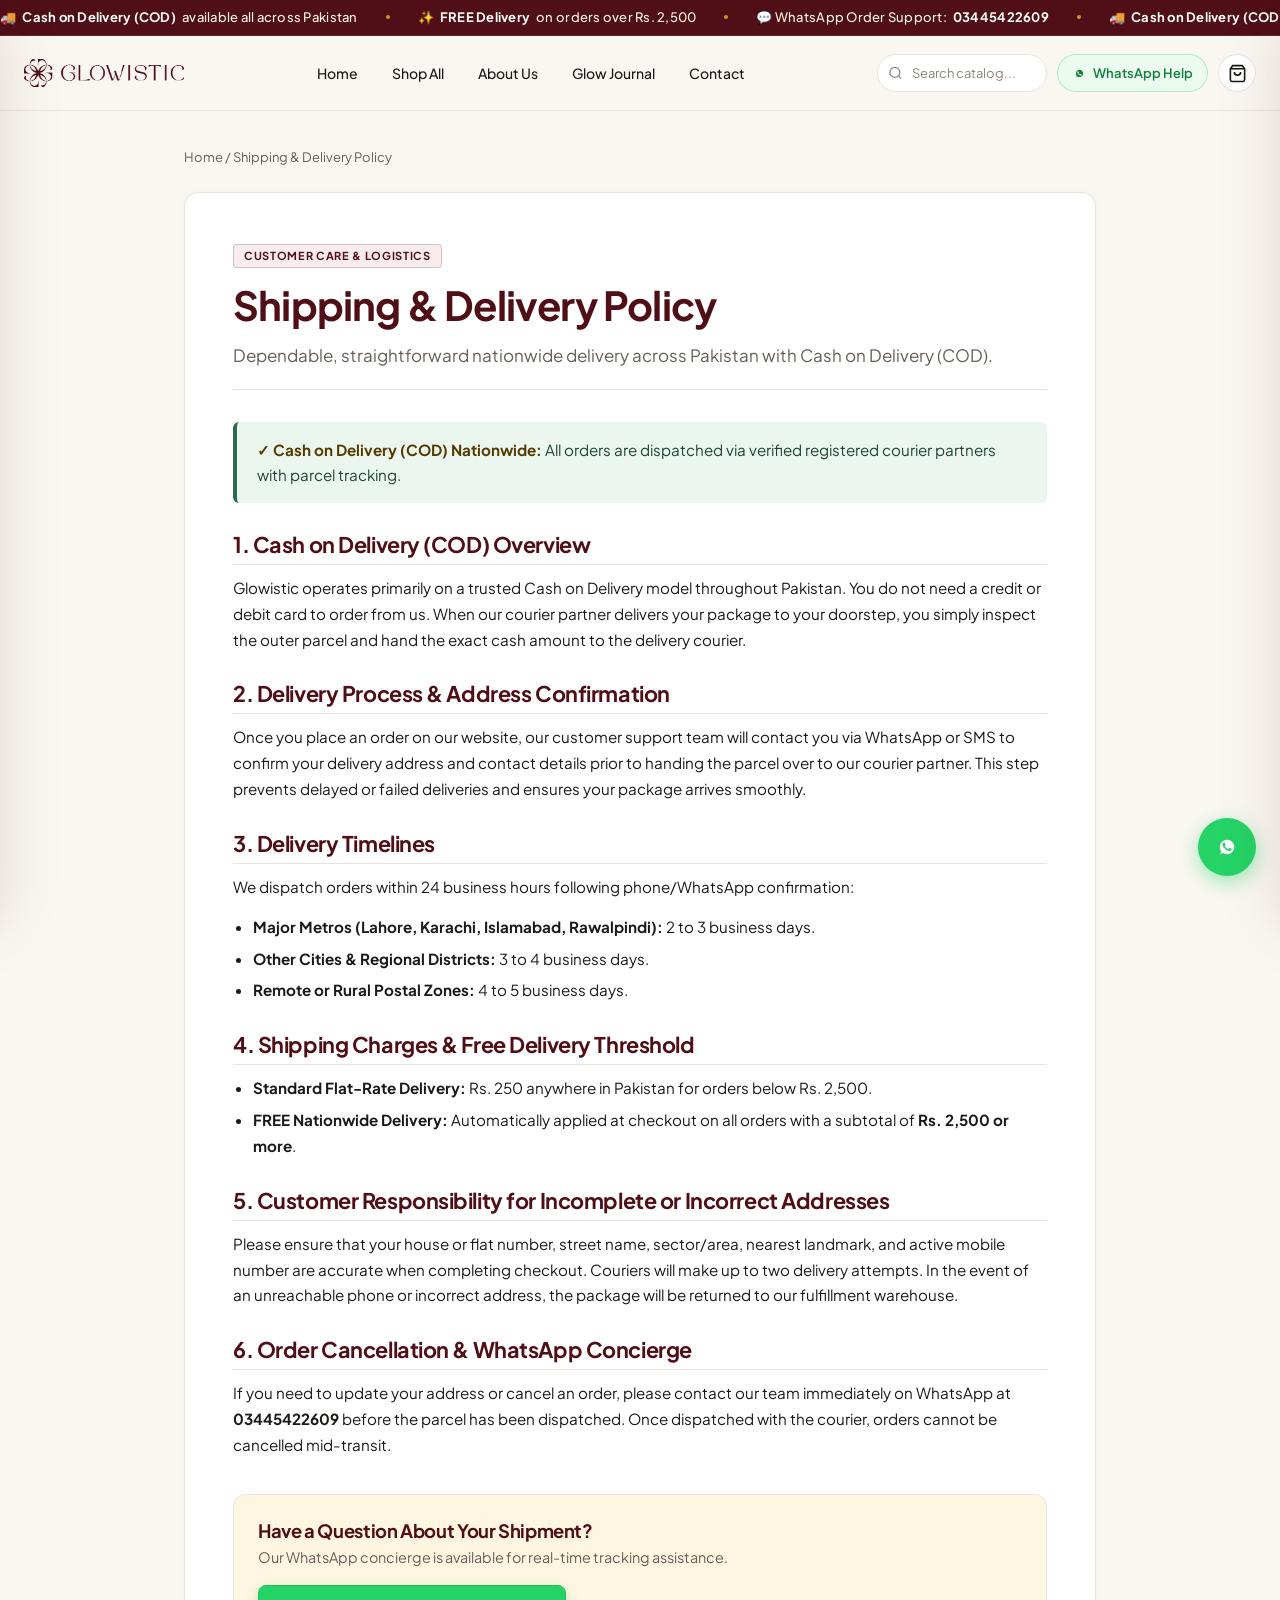
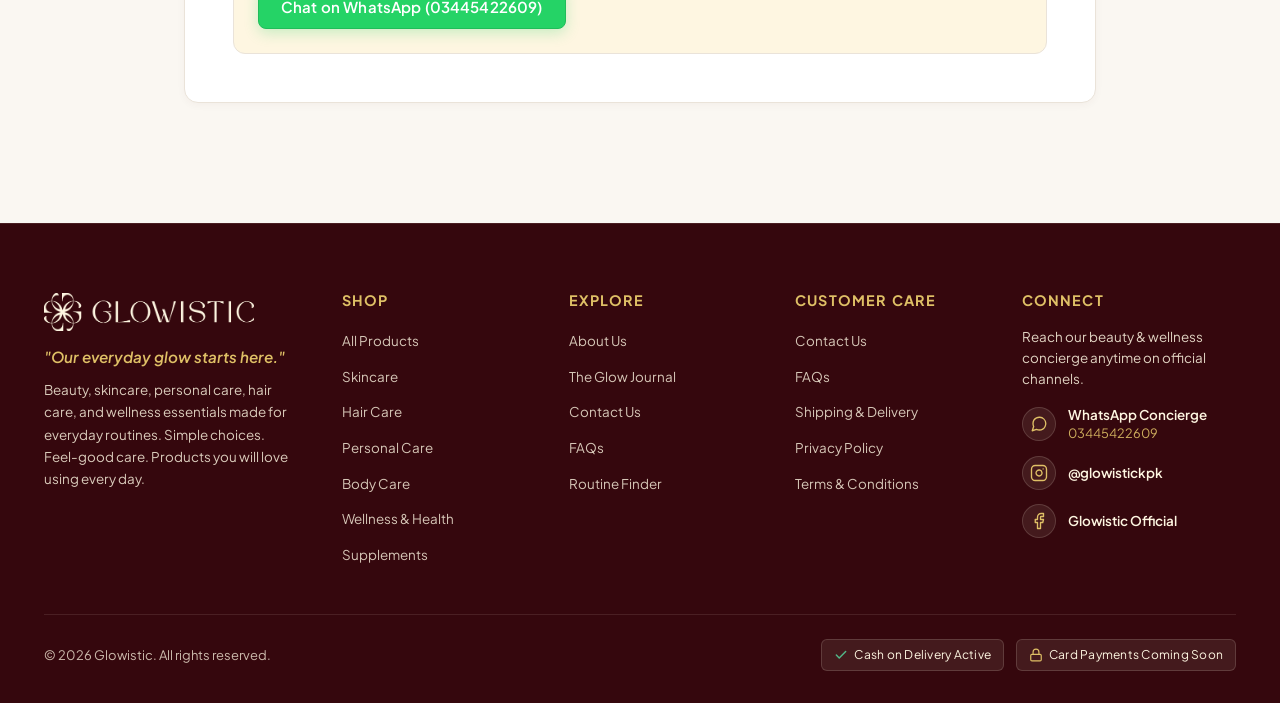
<file: shipping-policy.html>
<!DOCTYPE html>
<html lang="en">
<head>
  <meta charset="UTF-8" />
  <meta name="viewport" content="width=device-width, initial-scale=1.0" />
  <title>Shipping & Delivery Policy | Glowistic</title>
  <meta name="description" content="Nationwide Cash on Delivery shipping terms, delivery timelines, address confirmation, and courier dispatch across Pakistan." />
  <link rel="canonical" href="https://www.glowisticpk.com/shipping-policy" />
  <link rel="icon" type="image/png" href="assets/brand/favicon.png" />
  <link rel="icon" type="image/svg+xml" href="assets/brand/favicon.svg" />
  <link rel="apple-touch-icon" href="assets/brand/logo-stacked-burgundy.png" />
  
  <!-- Open Graph / Social Sharing -->
  <meta property="og:site_name" content="Glowistic" />
  <meta property="og:type" content="website" />
  <meta property="og:title" content="Shipping & Delivery Policy | Glowistic" />
  <meta property="og:description" content="Nationwide Cash on Delivery shipping terms, delivery timelines, address confirmation, and courier dispatch across Pakistan." />
  <meta property="og:url" content="https://www.glowisticpk.com/shipping-policy" />
  <meta property="og:image" content="https://www.glowisticpk.com/assets/brand/logo-burgundy.png" />

  <!-- Twitter / X Card -->
  <meta name="twitter:card" content="summary_large_image" />
  <meta name="twitter:title" content="Shipping & Delivery Policy | Glowistic" />
  <meta name="twitter:description" content="Nationwide Cash on Delivery shipping terms, delivery timelines, address confirmation, and courier dispatch across Pakistan." />
  <meta name="twitter:image" content="https://www.glowisticpk.com/assets/brand/logo-burgundy.png" />

  <!-- Performance & Fonts Preconnect -->
  <link rel="preconnect" href="https://fonts.googleapis.com" />
  <link rel="preconnect" href="https://fonts.gstatic.com" crossorigin />
  <link rel="stylesheet" href="https://fonts.googleapis.com/css2?family=Playfair+Display:ital,wght@0,400..700;1,400..700&family=Plus+Jakarta+Sans:wght@300;400;500;600;700;800&display=swap" />

  <!-- Stylesheets -->
  <link rel="stylesheet" href="css/main.css" />
  <link rel="stylesheet" href="css/components.css" />
  <link rel="stylesheet" href="css/cursor.css" />
  <script type="application/ld+json">
{
  "@context": "https://schema.org",
  "@type": "WebPage",
  "name": "Shipping & Delivery Policy | Glowistic",
  "description": "Nationwide Cash on Delivery shipping terms, delivery timelines, address confirmation, and courier dispatch across Pakistan.",
  "url": "https://www.glowisticpk.com/shipping-policy"
}
  </script>
</head>
<body data-page="shipping-policy">

  <div class="announcement-bar" role="region" aria-label="Store Announcement">
    <div class="announcement-marquee">
      <div class="announcement-marquee-track">
        <div class="announcement-marquee-group">
          
        <span class="announcement-item">🚚 <strong>Cash on Delivery (COD)</strong> available all across Pakistan</span>
        <span class="announcement-dot" aria-hidden="true"></span>
        <span class="announcement-item">✨ <strong>FREE Delivery</strong> on orders over Rs. 2,500</span>
        <span class="announcement-dot" aria-hidden="true"></span>
        <span class="announcement-item">💬 WhatsApp Order Support: <strong>03445422609</strong></span>
        <span class="announcement-dot" aria-hidden="true"></span>
          
        <span class="announcement-item">🚚 <strong>Cash on Delivery (COD)</strong> available all across Pakistan</span>
        <span class="announcement-dot" aria-hidden="true"></span>
        <span class="announcement-item">✨ <strong>FREE Delivery</strong> on orders over Rs. 2,500</span>
        <span class="announcement-dot" aria-hidden="true"></span>
        <span class="announcement-item">💬 WhatsApp Order Support: <strong>03445422609</strong></span>
        <span class="announcement-dot" aria-hidden="true"></span>
          
        <span class="announcement-item">🚚 <strong>Cash on Delivery (COD)</strong> available all across Pakistan</span>
        <span class="announcement-dot" aria-hidden="true"></span>
        <span class="announcement-item">✨ <strong>FREE Delivery</strong> on orders over Rs. 2,500</span>
        <span class="announcement-dot" aria-hidden="true"></span>
        <span class="announcement-item">💬 WhatsApp Order Support: <strong>03445422609</strong></span>
        <span class="announcement-dot" aria-hidden="true"></span>
        </div>
        <div class="announcement-marquee-group" aria-hidden="true">
          
        <span class="announcement-item">🚚 <strong>Cash on Delivery (COD)</strong> available all across Pakistan</span>
        <span class="announcement-dot" aria-hidden="true"></span>
        <span class="announcement-item">✨ <strong>FREE Delivery</strong> on orders over Rs. 2,500</span>
        <span class="announcement-dot" aria-hidden="true"></span>
        <span class="announcement-item">💬 WhatsApp Order Support: <strong>03445422609</strong></span>
        <span class="announcement-dot" aria-hidden="true"></span>
          
        <span class="announcement-item">🚚 <strong>Cash on Delivery (COD)</strong> available all across Pakistan</span>
        <span class="announcement-dot" aria-hidden="true"></span>
        <span class="announcement-item">✨ <strong>FREE Delivery</strong> on orders over Rs. 2,500</span>
        <span class="announcement-dot" aria-hidden="true"></span>
        <span class="announcement-item">💬 WhatsApp Order Support: <strong>03445422609</strong></span>
        <span class="announcement-dot" aria-hidden="true"></span>
          
        <span class="announcement-item">🚚 <strong>Cash on Delivery (COD)</strong> available all across Pakistan</span>
        <span class="announcement-dot" aria-hidden="true"></span>
        <span class="announcement-item">✨ <strong>FREE Delivery</strong> on orders over Rs. 2,500</span>
        <span class="announcement-dot" aria-hidden="true"></span>
        <span class="announcement-item">💬 WhatsApp Order Support: <strong>03445422609</strong></span>
        <span class="announcement-dot" aria-hidden="true"></span>
        </div>
      </div>
    </div>
  </div>

  <header class="site-header">
    <div class="container header-inner">
      <button type="button" class="mobile-menu-toggle header-icon-btn" aria-label="Open Navigation Menu">
        <svg width="22" height="22" viewBox="0 0 24 24" fill="none" stroke="currentColor" stroke-width="2"><path d="M4 6h16M4 12h16M4 18h16"/></svg>
      </button>

      <a href="index.html" class="header-brand" aria-label="Glowistic Home">
        <img src="assets/brand/logo-burgundy.png" alt="Glowistic" class="header-logo" width="160" height="32" />
      </a>

      <nav class="header-nav" aria-label="Main Navigation">
        <a href="index.html" class="nav-link "><span>Home</span></a>
        <a href="shop.html" class="nav-link "><span>Shop All</span></a>
        <a href="about.html" class="nav-link "><span>About Us</span></a>
        <a href="blog.html" class="nav-link "><span>Glow Journal</span></a>
        <a href="contact.html" class="nav-link "><span>Contact</span></a>
      </nav>

      <div class="header-actions">
        <div class="search-container" id="global-search-container">
          <div class="search-input-wrap">
            <span class="search-icon-inside" aria-hidden="true">
              <svg width="15" height="15" viewBox="0 0 24 24" fill="none" stroke="currentColor" stroke-width="2"><circle cx="11" cy="11" r="8"/><path d="m21 21-4.35-4.35"/></svg>
            </span>
            <input type="text" id="global-search-input" class="search-input" placeholder="Search catalog..." autocomplete="off" aria-label="Search catalog" />
          </div>
          <div id="search-results-dropdown" class="search-results-dropdown"></div>
        </div>

        <a href="https://wa.me/923445422609?text=Hi%20Glowistic%2C%20I%20would%20like%20to%20know%20more%20about%20your%20products." target="_blank" rel="noopener noreferrer" class="header-whatsapp-cta" aria-label="WhatsApp Help">
          <svg width="15" height="15" viewBox="0 0 24 24" fill="currentColor" aria-hidden="true"><path d="M12.031 6.172c-3.181 0-5.767 2.586-5.768 5.766-.001 1.298.38 2.27 1.019 3.287l-.582 2.128 2.182-.573c.978.58 1.911.928 3.145.929 3.178 0 5.767-2.587 5.768-5.766.001-3.187-2.575-5.77-5.764-5.771zm3.392 8.244c-.144.405-.837.774-1.17.824-.312.045-.694.072-2.148-.535-1.745-.73-2.868-2.52-2.955-2.637-.088-.117-.714-.95-.714-1.815 0-.865.452-1.291.614-1.468.162-.177.353-.221.471-.221.118 0 .235.001.338.006.109.006.255-.041.399.303.147.353.501 1.22.545 1.308.044.088.073.191.015.308-.059.117-.088.19-.177.293-.088.103-.186.23-.265.31-.088.088-.181.185-.078.361.103.176.458.756.983 1.225.677.604 1.248.791 1.425.879.176.088.279.074.382-.044.103-.118.441-.515.559-.691.118-.176.235-.147.397-.088.162.059 1.03.486 1.206.574.177.088.294.132.338.206.044.074.044.428-.1.833z"/></svg>
          <span>WhatsApp Help</span>
        </a>

        <a href="cart.html" class="header-icon-btn cart-toggle-btn" aria-label="Shopping Cart">
          <svg width="19" height="19" viewBox="0 0 24 24" fill="none" stroke="currentColor" stroke-width="2"><path d="M6 2 3 6v14a2 2 0 0 0 2 2h14a2 2 0 0 0 2-2V6l-3-4Z"/><path d="M3 6h18"/><path d="M16 10a4 4 0 0 1-8 0"/></svg>
          <span class="cart-count-badge">0</span>
        </a>
      </div>
    </div>
  </header>

  <div class="mobile-nav-overlay"></div>
  <aside id="mobile-nav-drawer" class="mobile-nav-drawer" aria-label="Mobile Navigation">
    <div class="mobile-nav-header">
      <img src="assets/brand/logo-burgundy.png" alt="Glowistic" class="mobile-nav-logo" width="160" height="34" />
      <button type="button" class="mobile-nav-close" aria-label="Close Mobile Navigation">&times;</button>
    </div>
    <div class="mobile-nav-body">
      <nav class="mobile-nav-links">
        <a href="index.html" class="mobile-nav-link ">Home</a>
        <a href="shop.html" class="mobile-nav-link ">Shop All</a>
        <a href="about.html" class="mobile-nav-link ">About Us</a>
        <a href="blog.html" class="mobile-nav-link ">Glow Journal</a>
        <a href="contact.html" class="mobile-nav-link ">Contact</a>
      </nav>
    </div>
    <div class="mobile-nav-footer">
      <a href="https://wa.me/923445422609?text=Hi%20Glowistic%2C%20I%20would%20like%20to%20know%20more%20about%20your%20products." target="_blank" rel="noopener noreferrer" class="btn btn-whatsapp btn-block">
        💬 Order via WhatsApp (03445422609)
      </a>
    </div>
  </aside>

  <main class="section-padding" style="background-color: var(--color-bg); min-height: 75vh; padding-top: 36px; padding-bottom: 80px;">
    <div class="container container-narrow">
      <div class="product-breadcrumb" style="margin-bottom: 24px;">
        <a href="index.html">Home</a> &sol; <span>Shipping & Delivery Policy</span>
      </div>

      <div style="background: var(--color-surface); border: 1px solid var(--color-border); border-radius: 14px; padding: 48px; box-shadow: var(--shadow-sm);" class="policy-card">
        <span class="badge badge-burgundy" style="margin-bottom: 12px;">Customer Care & Logistics</span>
        <h1 style="font-size: 2.5rem; color: var(--color-primary); margin-bottom: 12px;">Shipping & Delivery Policy</h1>
        <p style="color: var(--color-text-muted); font-size: 1.0625rem; line-height: 1.6; margin-bottom: 32px; padding-bottom: 20px; border-bottom: 1px solid var(--color-border);">
          Dependable, straightforward nationwide delivery across Pakistan with Cash on Delivery (COD).
        </p>

        
      <div class="policy-notice-banner" style="background: #EBF7EE; border-left: 4px solid var(--color-success, #2D6A4F); padding: 16px 20px; border-radius: 6px; margin-bottom: 28px; font-size: 0.95rem; color: #1E4633;">
        <strong>✓ Cash on Delivery (COD) Nationwide:</strong> All orders are dispatched via verified registered courier partners with parcel tracking.
      </div>

      <div class="policy-section" style="margin-bottom: 28px;">
        <h2 style="font-size: 1.35rem; color: var(--color-primary); margin-bottom: 10px;">1. Cash on Delivery (COD) Overview</h2>
        <p style="color: var(--color-text); line-height: 1.7; font-size: 0.95rem;">
          Glowistic operates primarily on a trusted Cash on Delivery model throughout Pakistan. You do not need a credit or debit card to order from us. When our courier partner delivers your package to your doorstep, you simply inspect the outer parcel and hand the exact cash amount to the delivery courier.
        </p>
      </div>

      <div class="policy-section" style="margin-bottom: 28px;">
        <h2 style="font-size: 1.35rem; color: var(--color-primary); margin-bottom: 10px;">2. Delivery Process &amp; Address Confirmation</h2>
        <p style="color: var(--color-text); line-height: 1.7; font-size: 0.95rem;">
          Once you place an order on our website, our customer support team will contact you via WhatsApp or SMS to confirm your delivery address and contact details prior to handing the parcel over to our courier partner. This step prevents delayed or failed deliveries and ensures your package arrives smoothly.
        </p>
      </div>

      <div class="policy-section" style="margin-bottom: 28px;">
        <h2 style="font-size: 1.35rem; color: var(--color-primary); margin-bottom: 10px;">3. Delivery Timelines</h2>
        <p style="color: var(--color-text); line-height: 1.7; font-size: 0.95rem;">
          We dispatch orders within 24 business hours following phone/WhatsApp confirmation:
        </p>
        <ul style="color: var(--color-text); line-height: 1.7; font-size: 0.95rem; padding-left: 20px; margin-top: 8px;">
          <li><strong>Major Metros (Lahore, Karachi, Islamabad, Rawalpindi):</strong> 2 to 3 business days.</li>
          <li><strong>Other Cities &amp; Regional Districts:</strong> 3 to 4 business days.</li>
          <li><strong>Remote or Rural Postal Zones:</strong> 4 to 5 business days.</li>
        </ul>
      </div>

      <div class="policy-section" style="margin-bottom: 28px;">
        <h2 style="font-size: 1.35rem; color: var(--color-primary); margin-bottom: 10px;">4. Shipping Charges &amp; Free Delivery Threshold</h2>
        <ul style="color: var(--color-text); line-height: 1.7; font-size: 0.95rem; padding-left: 20px;">
          <li><strong>Standard Flat-Rate Delivery:</strong> Rs. 250 anywhere in Pakistan for orders below Rs. 2,500.</li>
          <li><strong>FREE Nationwide Delivery:</strong> Automatically applied at checkout on all orders with a subtotal of <strong>Rs. 2,500 or more</strong>.</li>
        </ul>
      </div>

      <div class="policy-section" style="margin-bottom: 28px;">
        <h2 style="font-size: 1.35rem; color: var(--color-primary); margin-bottom: 10px;">5. Customer Responsibility for Incomplete or Incorrect Addresses</h2>
        <p style="color: var(--color-text); line-height: 1.7; font-size: 0.95rem;">
          Please ensure that your house or flat number, street name, sector/area, nearest landmark, and active mobile number are accurate when completing checkout. Couriers will make up to two delivery attempts. In the event of an unreachable phone or incorrect address, the package will be returned to our fulfillment warehouse.
        </p>
      </div>

      <div class="policy-section" style="margin-bottom: 28px;">
        <h2 style="font-size: 1.35rem; color: var(--color-primary); margin-bottom: 10px;">6. Order Cancellation &amp; WhatsApp Concierge</h2>
        <p style="color: var(--color-text); line-height: 1.7; font-size: 0.95rem;">
          If you need to update your address or cancel an order, please contact our team immediately on WhatsApp at <strong>03445422609</strong> before the parcel has been dispatched. Once dispatched with the courier, orders cannot be cancelled mid-transit.
        </p>
      </div>

      <div class="policy-cta-box" style="margin-top: 36px; padding: 24px; background: var(--color-cream); border-radius: 12px; border: 1px solid var(--color-border); display: flex; justify-content: space-between; align-items: center; flex-wrap: wrap; gap: 16px;">
        <div>
          <h3 style="color: var(--color-primary); margin: 0 0 4px; font-size: 1.15rem;">Have a Question About Your Shipment?</h3>
          <p style="color: var(--color-text-muted); font-size: 0.9rem; margin: 0;">Our WhatsApp concierge is available for real-time tracking assistance.</p>
        </div>
        <a href="https://wa.me/923445422609?text=Hi%20Glowistic%2C%20I%20have%20a%20question%20about%20shipping%20and%20delivery." target="_blank" rel="noopener noreferrer" class="btn btn-whatsapp">
          Chat on WhatsApp (03445422609)
        </a>
      </div>
    
      </div>
    </div>
  </main>


  <!-- Final Glowistic 5-Column Footer -->
  <footer class="site-footer">
    <div class="container footer-container">
      <div class="footer-top-grid">
        <!-- Column 1: Glowistic -->
        <div class="footer-col footer-brand-col">
          <a href="index.html" class="footer-brand-link" aria-label="Glowistic Home">
            <img src="assets/brand/logo-cream.png" alt="Glowistic" class="footer-logo" width="210" height="42" />
          </a>
          <p class="footer-brand-tagline">"Our everyday glow starts here."</p>
          <p class="footer-brand-desc">
            Beauty, skincare, personal care, hair care, and wellness essentials made for everyday routines. Simple choices. Feel-good care. Products you will love using every day.
          </p>
        </div>

        <!-- Column 2: Shop -->
        <div class="footer-col">
          <h4>Shop</h4>
          <ul class="footer-links">
            <li><a href="shop.html">All Products</a></li>
            <li><a href="shop.html?category=skincare">Skincare</a></li>
            <li><a href="shop.html?category=hair-care">Hair Care</a></li>
            <li><a href="shop.html?category=personal-care">Personal Care</a></li>
            <li><a href="shop.html?category=personal-care">Body Care</a></li>
            <li><a href="shop.html?category=wellness-health">Wellness &amp; Health</a></li>
            <li><a href="shop.html?category=supplements">Supplements</a></li>
          </ul>
        </div>

        <!-- Column 3: Explore -->
        <div class="footer-col">
          <h4>Explore</h4>
          <ul class="footer-links">
            <li><a href="about.html">About Us</a></li>
            <li><a href="blog.html">The Glow Journal</a></li>
            <li><a href="contact.html">Contact Us</a></li>
            <li><a href="index.html#faq-section">FAQs</a></li>
            <li><a href="shop.html">Routine Finder</a></li>
          </ul>
        </div>

        <!-- Column 4: Customer Care -->
        <div class="footer-col">
          <h4>Customer Care</h4>
          <ul class="footer-links">
            <li><a href="contact.html">Contact Us</a></li>
            <li><a href="index.html#faq-section">FAQs</a></li>
            <li><a href="shipping-policy.html">Shipping &amp; Delivery</a></li>
            <li><a href="privacy-policy.html">Privacy Policy</a></li>
            <li><a href="terms-conditions.html">Terms &amp; Conditions</a></li>
          </ul>
        </div>

        <!-- Column 5: Connect -->
        <div class="footer-col footer-col-connect">
          <h4>Connect</h4>
          <p class="footer-connect-intro">Reach our beauty &amp; wellness concierge anytime on official channels.</p>
          <div class="footer-connect-list">
            <!-- WhatsApp -->
            <div class="footer-connect-row">
              <a href="https://wa.me/923445422609?text=Hi%20Glowistic%2C%20I%20have%20an%20inquiry%20about%20my%20order." target="_blank" rel="noopener noreferrer" class="connect-icon-badge" aria-label="WhatsApp Concierge">
                <svg width="18" height="18" viewBox="0 0 24 24" fill="none" stroke="currentColor" stroke-width="1.8" stroke-linecap="round" stroke-linejoin="round" aria-hidden="true">
                  <path d="M21 11.5a8.38 8.38 0 0 1-.9 3.8 8.5 8.5 0 0 1-7.6 4.7 8.38 8.38 0 0 1-3.8-.9L3 21l1.9-5.7a8.38 8.38 0 0 1-.9-3.8 8.5 8.5 0 0 1 4.7-7.6 8.38 8.38 0 0 1 3.8-.9h.5a8.48 8.48 0 0 1 8 8v.5z"></path>
                </svg>
              </a>
              <div class="connect-text-group">
                <a href="https://wa.me/923445422609?text=Hi%20Glowistic%2C%20I%20have%20an%20inquiry%20about%20my%20order." target="_blank" rel="noopener noreferrer" class="connect-primary-link">
                  WhatsApp Concierge
                </a>
                <a href="tel:03445422609" class="connect-secondary-link" aria-label="Call 03445422609">
                  03445422609
                </a>
              </div>
            </div>

            <!-- Instagram -->
            <a href="https://www.instagram.com/glowisticpk/?hl=en" target="_blank" rel="noopener noreferrer" class="footer-connect-row" aria-label="Instagram @glowistickpk">
              <span class="connect-icon-badge" aria-hidden="true">
                <svg width="18" height="18" viewBox="0 0 24 24" fill="none" stroke="currentColor" stroke-width="1.8" stroke-linecap="round" stroke-linejoin="round">
                  <rect x="2" y="2" width="20" height="20" rx="5" ry="5"></rect>
                  <path d="M16 11.37A4 4 0 1 1 12.63 8 4 4 0 0 1 16 11.37z"></path>
                  <line x1="17.5" y1="6.5" x2="17.51" y2="6.5"></line>
                </svg>
              </span>
              <div class="connect-text-group">
                <span class="connect-primary-text">@glowistickpk</span>
              </div>
            </a>

            <!-- Facebook -->
            <a href="https://www.facebook.com/glowisticpkofficial" target="_blank" rel="noopener noreferrer" class="footer-connect-row" aria-label="Facebook Glowistic Official">
              <span class="connect-icon-badge" aria-hidden="true">
                <svg width="18" height="18" viewBox="0 0 24 24" fill="none" stroke="currentColor" stroke-width="1.8" stroke-linecap="round" stroke-linejoin="round">
                  <path d="M18 2h-3a5 5 0 0 0-5 5v3H7v4h3v8h4v-8h3l1-4h-4V7a1 1 0 0 1 1-1h3z"></path>
                </svg>
              </span>
              <div class="connect-text-group">
                <span class="connect-primary-text">Glowistic Official</span>
              </div>
            </a>
          </div>
        </div>
      </div>

      <div class="footer-bottom-bar">
        <div class="footer-bottom-inner">
          <p class="copyright-text">&copy; 2026 Glowistic. All rights reserved.</p>
          <div class="footer-bottom-badges">
            <span class="badge-cod-footer">
              <svg width="14" height="14" viewBox="0 0 24 24" fill="none" stroke="currentColor" stroke-width="2.5" stroke-linecap="round" stroke-linejoin="round" aria-hidden="true"><polyline points="20 6 9 17 4 12"></polyline></svg>
              <span>Cash on Delivery Active</span>
            </span>
            <span class="badge-card-disabled">
              <svg width="14" height="14" viewBox="0 0 24 24" fill="none" stroke="currentColor" stroke-width="2" stroke-linecap="round" stroke-linejoin="round" aria-hidden="true"><rect x="3" y="11" width="18" height="11" rx="2" ry="2"></rect><path d="M7 11V7a5 5 0 0 1 10 0v4"></path></svg>
              <span>Card Payments Coming Soon</span>
            </span>
          </div>
        </div>
      </div>
    </div>
  </footer>

  <!-- Floating WhatsApp Helpline Button -->
  <a href="https://wa.me/923445422609?text=Hi%20Glowistic%2C%20I%20would%20like%20to%20know%20more%20about%20your%20products." 
     class="floating-whatsapp-btn" 
     target="_blank" 
     rel="noopener noreferrer" 
     aria-label="Chat with Glowistic on WhatsApp" 
     title="Chat with Glowistic on WhatsApp">
    <svg width="30" height="30" viewBox="0 0 24 24" fill="currentColor">
      <path d="M12.031 6.172c-3.181 0-5.767 2.586-5.768 5.766-.001 1.298.38 2.27 1.019 3.287l-.582 2.128 2.182-.573c.978.58 1.911.928 3.145.929 3.178 0 5.767-2.587 5.768-5.766.001-3.187-2.575-5.77-5.764-5.771zm3.392 8.244c-.144.405-.837.774-1.17.824-.312.045-.694.072-2.148-.535-1.745-.73-2.868-2.52-2.955-2.637-.088-.117-.714-.95-.714-1.815 0-.865.452-1.291.614-1.468.162-.177.353-.221.471-.221.118 0 .235.001.338.006.109.006.255-.041.399.303.147.353.501 1.22.545 1.308.044.088.073.191.015.308-.059.117-.088.19-.177.293-.088.103-.186.23-.265.31-.088.088-.181.185-.078.361.103.176.458.756.983 1.225.677.604 1.248.791 1.425.879.176.088.279.074.382-.044.103-.118.441-.515.559-.691.118-.176.235-.147.397-.088.162.059 1.03.486 1.206.574.177.088.294.132.338.206.044.074.044.428-.1.833z"/>
    </svg>
    <span class="floating-whatsapp-tooltip">Chat with us</span>
  </a>

  <!-- Slide-out Cart Drawer -->
  <div class="cart-overlay" id="cart-overlay"></div>
  <aside class="cart-drawer" id="cart-drawer" aria-label="Shopping Cart Drawer">
    <div class="cart-drawer-header">
      <h3>Your Glowistic Bag</h3>
      <button type="button" class="cart-close-btn" aria-label="Close Shopping Bag">&times;</button>
    </div>

    <div class="cart-free-shipping-box">
      <div class="free-shipping-text" id="free-delivery-text">
        Add Rs. 2,500 for <strong>FREE Delivery</strong>!
      </div>
      <div class="free-shipping-progress-bg">
        <div class="free-shipping-progress-bar" id="free-delivery-progress" style="width: 0%;"></div>
      </div>
    </div>

    <div class="cart-drawer-items" id="cart-drawer-items">
      <!-- Items dynamically populated by js/app.js -->
    </div>

    <div class="cart-drawer-empty" id="cart-drawer-empty" style="display: none;">
      <div class="empty-cart-icon">🛍️</div>
      <h4>Your bag is currently empty</h4>
      <p>Discover our clean, practical essentials for your daily routine.</p>
      <a href="shop.html" class="btn btn-primary btn-sm">Explore Products</a>
    </div>

    <div class="cart-drawer-footer" id="cart-drawer-footer">
      <div class="cart-summary-line">
        <span>Subtotal:</span>
        <strong id="cart-drawer-subtotal">Rs. 0</strong>
      </div>
      <div class="cart-summary-line">
        <span>Delivery (Cash on Delivery):</span>
        <span id="cart-drawer-delivery">Rs. 250</span>
      </div>
      <div class="cart-summary-line grand">
        <span>Total:</span>
        <strong id="cart-drawer-total">Rs. 0</strong>
      </div>
      <div class="cart-drawer-actions">
        <a href="checkout.html" class="btn btn-primary btn-block btn-lg">Proceed to Checkout &rarr;</a>
        <a href="cart.html" class="btn btn-outline btn-block btn-sm">View Full Bag</a>
        <a href="#" id="cart-drawer-whatsapp-btn" target="_blank" rel="noopener noreferrer" class="btn btn-whatsapp btn-block btn-sm">
          Order via WhatsApp (03445422609)
        </a>
      </div>
    </div>
  </aside>

  <!-- Card Payments Modal -->
  <div class="modal-overlay" id="card-payments-modal" style="display: none; position: fixed; inset: 0; background: rgba(80, 15, 23, 0.45); backdrop-filter: blur(4px); z-index: 100000; align-items: center; justify-content: center; padding: 20px;">
    <div style="background: var(--color-surface); border: 1px solid var(--color-border); border-radius: 14px; max-width: 440px; width: 100%; padding: 32px 24px; text-align: center; box-shadow: var(--shadow-xl); position: relative;">
      <button type="button" class="modal-close-btn" id="close-card-modal-btn" style="position: absolute; top: 14px; right: 14px; background: none; border: none; font-size: 1.5rem; cursor: pointer; color: var(--color-text-muted);">&times;</button>
      <div style="width: 56px; height: 56px; border-radius: 50%; background: #FDF2E9; color: #D35400; font-size: 1.6rem; display: flex; align-items: center; justify-content: center; margin: 0 auto 16px;">🔒</div>
      <h3 style="font-family: var(--font-heading); color: var(--color-primary); font-size: 1.35rem; margin-bottom: 10px;">Card Payments Coming Soon</h3>
      <p style="color: var(--color-text-muted); font-size: 0.9375rem; line-height: 1.6; margin-bottom: 24px;">
        We're working on secure online card payments.<br/>
        For now, you can place your order using Cash on Delivery or contact us on WhatsApp.
      </p>
      <div style="display: flex; gap: 10px; justify-content: center; flex-wrap: wrap;">
        <a href="https://wa.me/923445422609?text=Hi%20Glowistic%2C%20I%20have%20an%20inquiry%20about%20ordering%20and%20payments." target="_blank" rel="noopener noreferrer" class="btn btn-whatsapp btn-sm">
          💬 Chat on WhatsApp
        </a>
        <button type="button" class="btn btn-outline btn-sm" id="dismiss-card-modal-btn">Close</button>
      </div>
    </div>
  </div>

  <!-- Subtle Circular Cursor Elements -->
  <div class="glowistic-cursor-dot" id="cursor-dot"></div>
  <div class="glowistic-cursor-ring" id="cursor-ring"></div>

  <!-- Scripts -->
  <script type="module" src="js/app.js"></script>
</body>
</html>
</file>
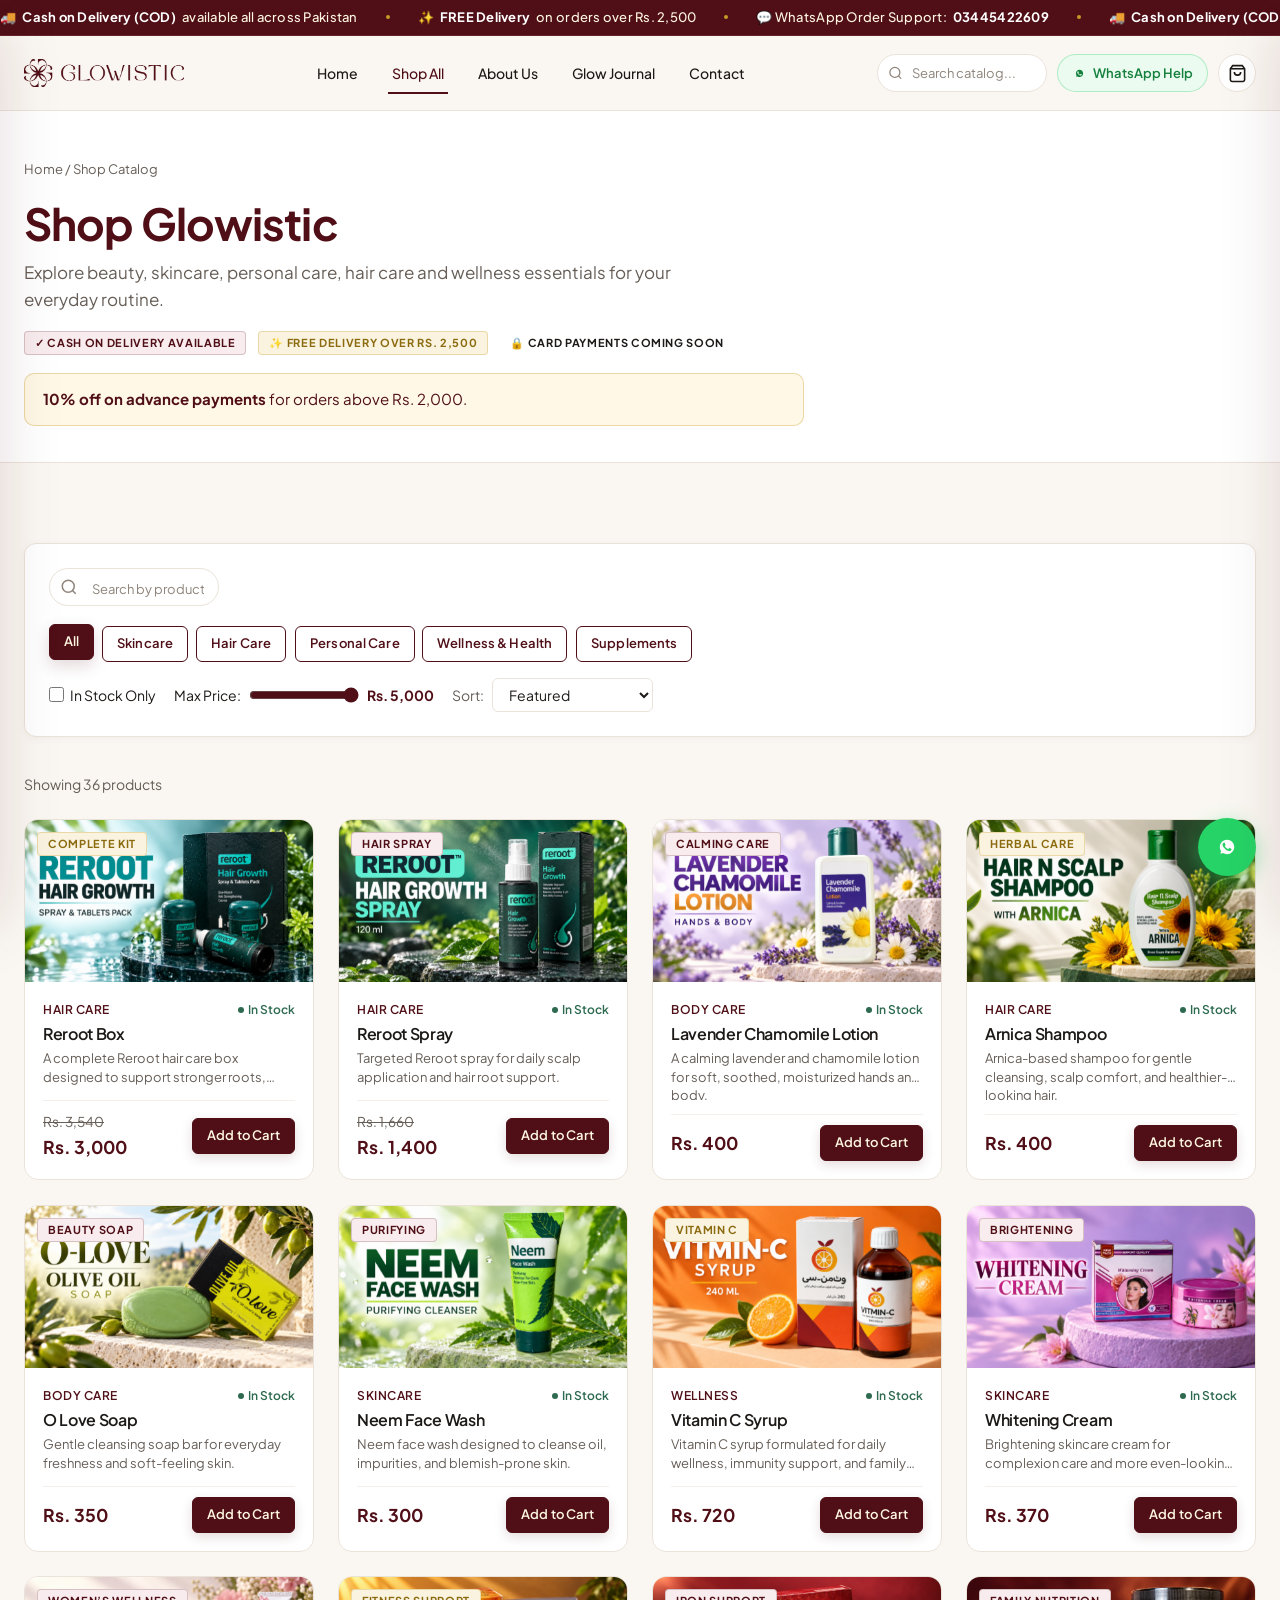
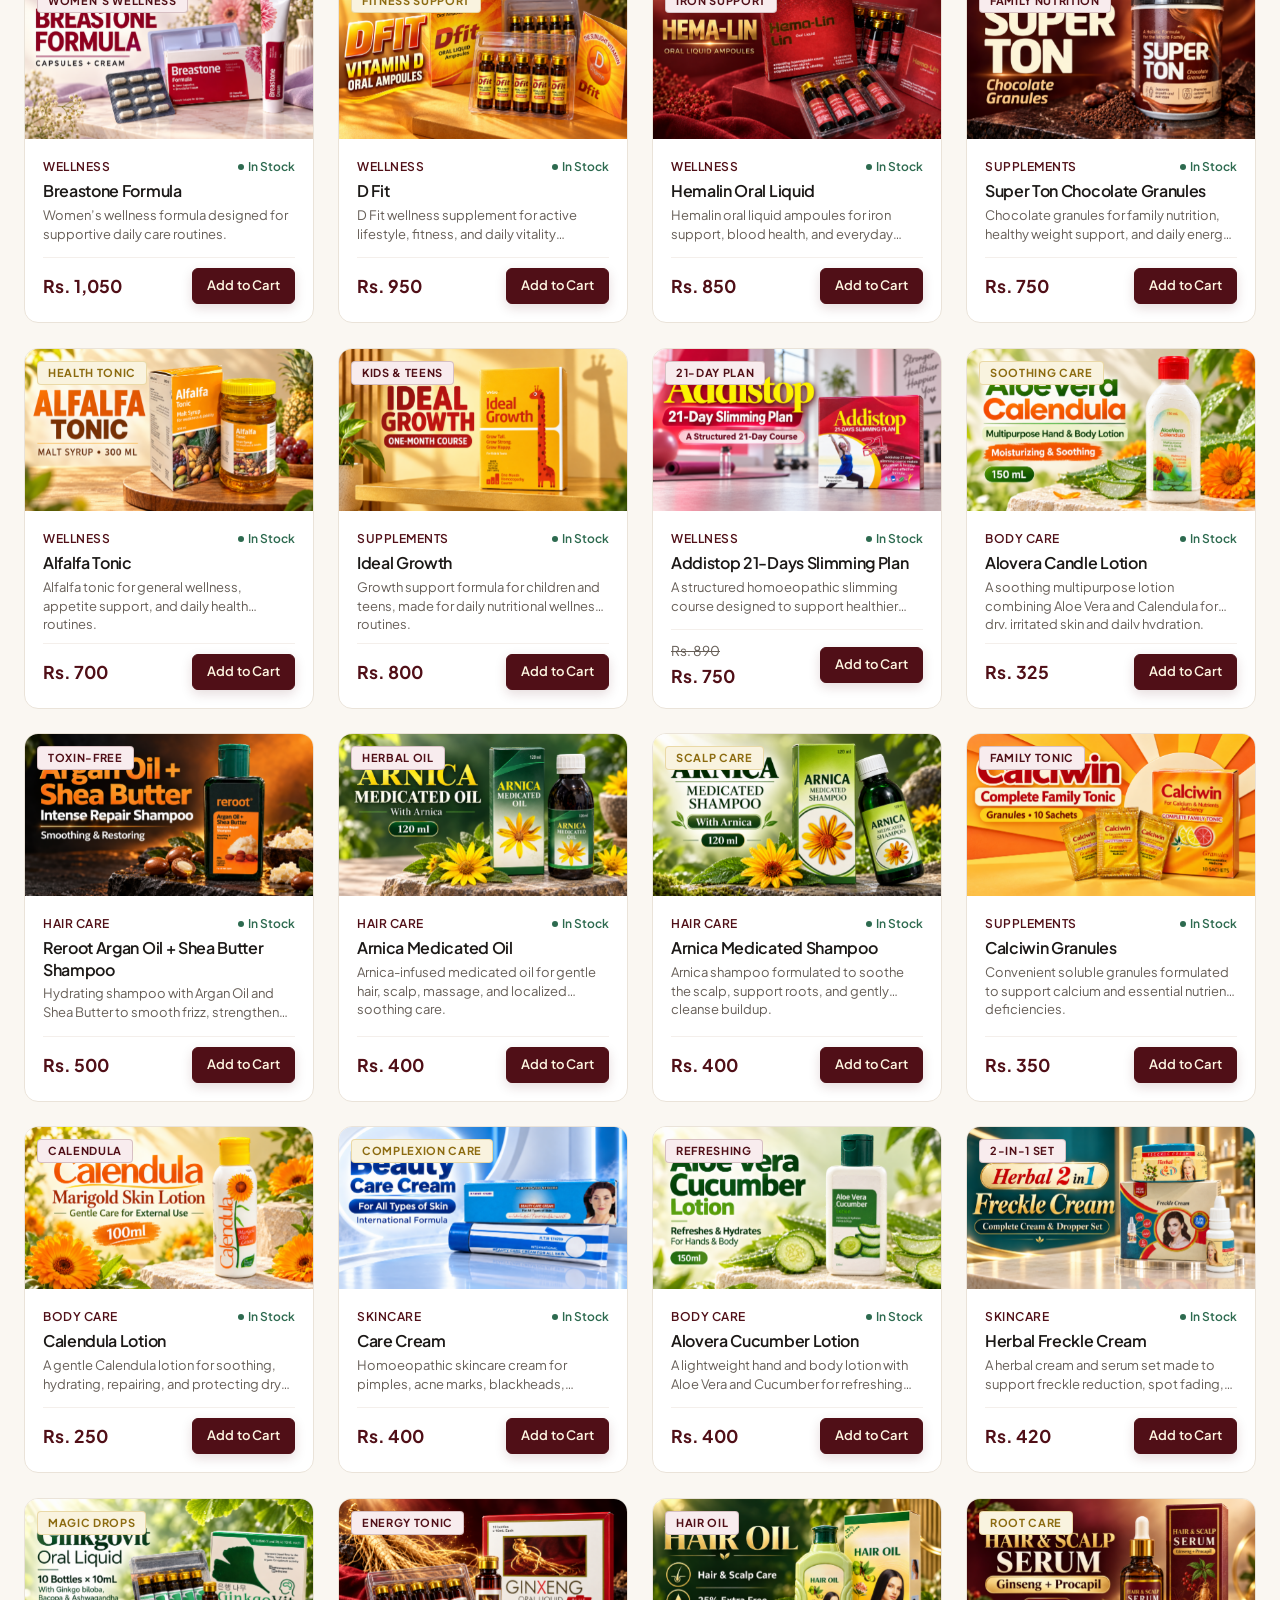
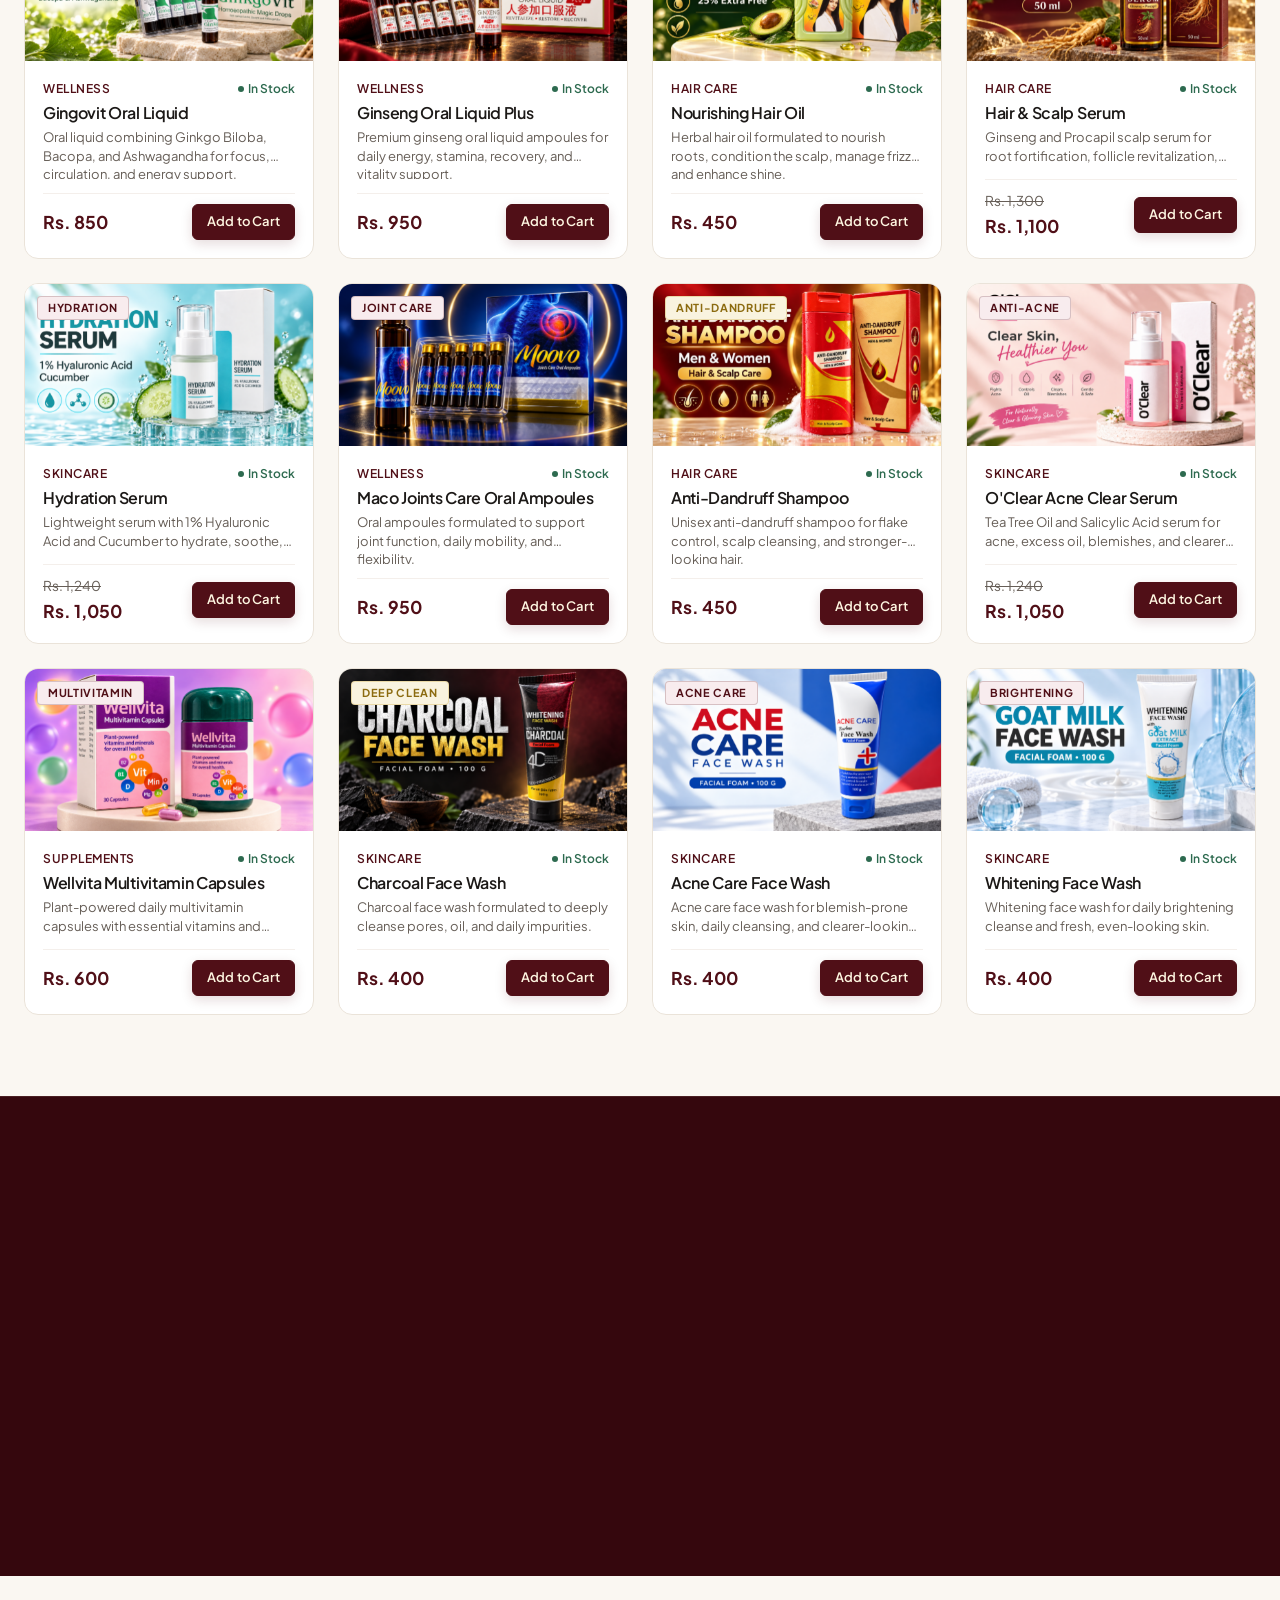
<file: shop.html>
<!DOCTYPE html>
<html lang="en">
<head>
  <meta charset="UTF-8" />
  <meta name="viewport" content="width=device-width, initial-scale=1.0" />
  <title>Shop All Products — Glowistic Official Store</title>
  <meta name="description" content="Discover Glowistic beauty, skincare, personal care, hair care, and wellness essentials with Cash on Delivery nationwide." />
  <link rel="canonical" href="https://www.glowisticpk.com/shop" />
  <link rel="icon" type="image/png" href="assets/brand/favicon.png" />
  <link rel="icon" type="image/svg+xml" href="assets/brand/favicon.svg" />
  <link rel="apple-touch-icon" href="assets/brand/logo-stacked-burgundy.png" />
  
  <!-- Open Graph / Social Sharing -->
  <meta property="og:site_name" content="Glowistic" />
  <meta property="og:type" content="website" />
  <meta property="og:title" content="Shop All Products — Glowistic Official Store" />
  <meta property="og:description" content="Discover Glowistic beauty, skincare, personal care, hair care, and wellness essentials with Cash on Delivery nationwide." />
  <meta property="og:url" content="https://www.glowisticpk.com/shop" />
  <meta property="og:image" content="https://www.glowisticpk.com/assets/brand/logo-burgundy.png" />

  <!-- Twitter / X Card -->
  <meta name="twitter:card" content="summary_large_image" />
  <meta name="twitter:title" content="Shop All Products — Glowistic Official Store" />
  <meta name="twitter:description" content="Discover Glowistic beauty, skincare, personal care, hair care, and wellness essentials with Cash on Delivery nationwide." />
  <meta name="twitter:image" content="https://www.glowisticpk.com/assets/brand/logo-burgundy.png" />

  <!-- Performance & Fonts Preconnect -->
  <link rel="preconnect" href="https://fonts.googleapis.com" />
  <link rel="preconnect" href="https://fonts.gstatic.com" crossorigin />
  <link rel="stylesheet" href="https://fonts.googleapis.com/css2?family=Playfair+Display:ital,wght@0,400..700;1,400..700&family=Plus+Jakarta+Sans:wght@300;400;500;600;700;800&display=swap" />

  <!-- Stylesheets -->
  <link rel="stylesheet" href="css/main.css" />
  <link rel="stylesheet" href="css/components.css" />
  <link rel="stylesheet" href="css/cursor.css" />
  <script type="application/ld+json">
{
  "@context": "https://schema.org",
  "@type": "CollectionPage",
  "name": "Shop All Products — Glowistic Official Store",
  "url": "https://www.glowisticpk.com/shop"
}
  </script>
</head>
<body data-page="shop">

  <div class="announcement-bar" role="region" aria-label="Store Announcement">
    <div class="announcement-marquee">
      <div class="announcement-marquee-track">
        <div class="announcement-marquee-group">
          
        <span class="announcement-item">🚚 <strong>Cash on Delivery (COD)</strong> available all across Pakistan</span>
        <span class="announcement-dot" aria-hidden="true"></span>
        <span class="announcement-item">✨ <strong>FREE Delivery</strong> on orders over Rs. 2,500</span>
        <span class="announcement-dot" aria-hidden="true"></span>
        <span class="announcement-item">💬 WhatsApp Order Support: <strong>03445422609</strong></span>
        <span class="announcement-dot" aria-hidden="true"></span>
          
        <span class="announcement-item">🚚 <strong>Cash on Delivery (COD)</strong> available all across Pakistan</span>
        <span class="announcement-dot" aria-hidden="true"></span>
        <span class="announcement-item">✨ <strong>FREE Delivery</strong> on orders over Rs. 2,500</span>
        <span class="announcement-dot" aria-hidden="true"></span>
        <span class="announcement-item">💬 WhatsApp Order Support: <strong>03445422609</strong></span>
        <span class="announcement-dot" aria-hidden="true"></span>
          
        <span class="announcement-item">🚚 <strong>Cash on Delivery (COD)</strong> available all across Pakistan</span>
        <span class="announcement-dot" aria-hidden="true"></span>
        <span class="announcement-item">✨ <strong>FREE Delivery</strong> on orders over Rs. 2,500</span>
        <span class="announcement-dot" aria-hidden="true"></span>
        <span class="announcement-item">💬 WhatsApp Order Support: <strong>03445422609</strong></span>
        <span class="announcement-dot" aria-hidden="true"></span>
        </div>
        <div class="announcement-marquee-group" aria-hidden="true">
          
        <span class="announcement-item">🚚 <strong>Cash on Delivery (COD)</strong> available all across Pakistan</span>
        <span class="announcement-dot" aria-hidden="true"></span>
        <span class="announcement-item">✨ <strong>FREE Delivery</strong> on orders over Rs. 2,500</span>
        <span class="announcement-dot" aria-hidden="true"></span>
        <span class="announcement-item">💬 WhatsApp Order Support: <strong>03445422609</strong></span>
        <span class="announcement-dot" aria-hidden="true"></span>
          
        <span class="announcement-item">🚚 <strong>Cash on Delivery (COD)</strong> available all across Pakistan</span>
        <span class="announcement-dot" aria-hidden="true"></span>
        <span class="announcement-item">✨ <strong>FREE Delivery</strong> on orders over Rs. 2,500</span>
        <span class="announcement-dot" aria-hidden="true"></span>
        <span class="announcement-item">💬 WhatsApp Order Support: <strong>03445422609</strong></span>
        <span class="announcement-dot" aria-hidden="true"></span>
          
        <span class="announcement-item">🚚 <strong>Cash on Delivery (COD)</strong> available all across Pakistan</span>
        <span class="announcement-dot" aria-hidden="true"></span>
        <span class="announcement-item">✨ <strong>FREE Delivery</strong> on orders over Rs. 2,500</span>
        <span class="announcement-dot" aria-hidden="true"></span>
        <span class="announcement-item">💬 WhatsApp Order Support: <strong>03445422609</strong></span>
        <span class="announcement-dot" aria-hidden="true"></span>
        </div>
      </div>
    </div>
  </div>

  <header class="site-header">
    <div class="container header-inner">
      <button type="button" class="mobile-menu-toggle header-icon-btn" aria-label="Open Navigation Menu">
        <svg width="22" height="22" viewBox="0 0 24 24" fill="none" stroke="currentColor" stroke-width="2"><path d="M4 6h16M4 12h16M4 18h16"/></svg>
      </button>

      <a href="index.html" class="header-brand" aria-label="Glowistic Home">
        <img src="assets/brand/logo-burgundy.png" alt="Glowistic" class="header-logo" width="160" height="32" />
      </a>

      <nav class="header-nav" aria-label="Main Navigation">
        <a href="index.html" class="nav-link "><span>Home</span></a>
        <a href="shop.html" class="nav-link is-active"><span>Shop All</span></a>
        <a href="about.html" class="nav-link "><span>About Us</span></a>
        <a href="blog.html" class="nav-link "><span>Glow Journal</span></a>
        <a href="contact.html" class="nav-link "><span>Contact</span></a>
      </nav>

      <div class="header-actions">
        <div class="search-container" id="global-search-container">
          <div class="search-input-wrap">
            <span class="search-icon-inside" aria-hidden="true">
              <svg width="15" height="15" viewBox="0 0 24 24" fill="none" stroke="currentColor" stroke-width="2"><circle cx="11" cy="11" r="8"/><path d="m21 21-4.35-4.35"/></svg>
            </span>
            <input type="text" id="global-search-input" class="search-input" placeholder="Search catalog..." autocomplete="off" aria-label="Search catalog" />
          </div>
          <div id="search-results-dropdown" class="search-results-dropdown"></div>
        </div>

        <a href="https://wa.me/923445422609?text=Hi%20Glowistic%2C%20I%20would%20like%20to%20know%20more%20about%20your%20products." target="_blank" rel="noopener noreferrer" class="header-whatsapp-cta" aria-label="WhatsApp Help">
          <svg width="15" height="15" viewBox="0 0 24 24" fill="currentColor" aria-hidden="true"><path d="M12.031 6.172c-3.181 0-5.767 2.586-5.768 5.766-.001 1.298.38 2.27 1.019 3.287l-.582 2.128 2.182-.573c.978.58 1.911.928 3.145.929 3.178 0 5.767-2.587 5.768-5.766.001-3.187-2.575-5.77-5.764-5.771zm3.392 8.244c-.144.405-.837.774-1.17.824-.312.045-.694.072-2.148-.535-1.745-.73-2.868-2.52-2.955-2.637-.088-.117-.714-.95-.714-1.815 0-.865.452-1.291.614-1.468.162-.177.353-.221.471-.221.118 0 .235.001.338.006.109.006.255-.041.399.303.147.353.501 1.22.545 1.308.044.088.073.191.015.308-.059.117-.088.19-.177.293-.088.103-.186.23-.265.31-.088.088-.181.185-.078.361.103.176.458.756.983 1.225.677.604 1.248.791 1.425.879.176.088.279.074.382-.044.103-.118.441-.515.559-.691.118-.176.235-.147.397-.088.162.059 1.03.486 1.206.574.177.088.294.132.338.206.044.074.044.428-.1.833z"/></svg>
          <span>WhatsApp Help</span>
        </a>

        <a href="cart.html" class="header-icon-btn cart-toggle-btn" aria-label="Shopping Cart">
          <svg width="19" height="19" viewBox="0 0 24 24" fill="none" stroke="currentColor" stroke-width="2"><path d="M6 2 3 6v14a2 2 0 0 0 2 2h14a2 2 0 0 0 2-2V6l-3-4Z"/><path d="M3 6h18"/><path d="M16 10a4 4 0 0 1-8 0"/></svg>
          <span class="cart-count-badge">0</span>
        </a>
      </div>
    </div>
  </header>

  <div class="mobile-nav-overlay"></div>
  <aside id="mobile-nav-drawer" class="mobile-nav-drawer" aria-label="Mobile Navigation">
    <div class="mobile-nav-header">
      <img src="assets/brand/logo-burgundy.png" alt="Glowistic" class="mobile-nav-logo" width="160" height="34" />
      <button type="button" class="mobile-nav-close" aria-label="Close Mobile Navigation">&times;</button>
    </div>
    <div class="mobile-nav-body">
      <nav class="mobile-nav-links">
        <a href="index.html" class="mobile-nav-link ">Home</a>
        <a href="shop.html" class="mobile-nav-link is-active">Shop All</a>
        <a href="about.html" class="mobile-nav-link ">About Us</a>
        <a href="blog.html" class="mobile-nav-link ">Glow Journal</a>
        <a href="contact.html" class="mobile-nav-link ">Contact</a>
      </nav>
    </div>
    <div class="mobile-nav-footer">
      <a href="https://wa.me/923445422609?text=Hi%20Glowistic%2C%20I%20would%20like%20to%20know%20more%20about%20your%20products." target="_blank" rel="noopener noreferrer" class="btn btn-whatsapp btn-block">
        💬 Order via WhatsApp (03445422609)
      </a>
    </div>
  </aside>

  <!-- Shop Banner -->
  <section style="background-color: var(--color-surface); border-bottom: 1px solid var(--color-border); padding: 48px 0 36px;">
    <div class="container">
      <div class="product-breadcrumb">
        <a href="index.html">Home</a> &sol; <span>Shop Catalog</span>
      </div>
      <h1 id="shop-banner-title" style="font-size: 2.75rem; color: var(--color-primary); margin-bottom: 8px;">Shop Glowistic</h1>
      <p id="shop-banner-desc" style="color: var(--color-text-muted); font-size: 1.0625rem; max-width: 680px; line-height: 1.6;">
        Explore beauty, skincare, personal care, hair care and wellness essentials for your everyday routine.
      </p>

      <!-- Trust info strips -->
      <div style="display: flex; gap: 12px; margin-top: 18px; flex-wrap: wrap;">
        <span class="badge badge-burgundy">✓ Cash on Delivery Available</span>
        <span class="badge badge-gold">✨ FREE Delivery Over Rs. 2,500</span>
        <span class="badge badge-cream" data-action="show-card-modal" style="cursor: pointer;">🔒 Card Payments Coming Soon</span>
      </div>

      <div style="margin-top: 18px; padding: 14px 18px; border: 1px solid rgba(197, 155, 39, 0.35); background: #FFF8E6; color: var(--color-primary); border-radius: 10px; font-size: 0.9375rem; line-height: 1.5; max-width: 780px;">
        <strong>10% off on advance payments</strong> for orders above Rs. 2,000.
      </div>
    </div>
  </section>

  <!-- Shop Main -->
  <main class="section-padding">
    <div class="container">
      <!-- Search & Filter Controls -->
      <div style="background: var(--color-surface); border: 1px solid var(--color-border); border-radius: 12px; padding: 24px; margin-bottom: 36px; box-shadow: var(--shadow-sm);">
        <!-- Search Bar -->
        <div style="margin-bottom: 20px;">
          <div class="search-input-wrap" style="max-width: 100%;">
            <span class="search-icon-inside">
              <svg width="18" height="18" viewBox="0 0 24 24" fill="none" stroke="currentColor" stroke-width="2"><circle cx="11" cy="11" r="8"/><path d="m21 21-4.35-4.35"/></svg>
            </span>
            <input type="text" id="shop-search-input" class="search-input" placeholder="Search by product name, category, or active ingredient (e.g. Salicylic, Rosemary, Neem)..." style="font-size: 0.9375rem; padding-left: 42px;" />
          </div>
        </div>

        <div style="display: flex; justify-content: space-between; align-items: center; flex-wrap: wrap; gap: 16px;">
          <!-- Category Tabs -->
          <div style="display: flex; gap: 8px; flex-wrap: wrap;" id="shop-category-tabs">
            <button type="button" class="btn btn-outline btn-sm is-active" data-category="all" data-category-filter="all">All</button>
            <button type="button" class="btn btn-outline btn-sm" data-category="skincare" data-category-filter="skincare">Skincare</button>
            <button type="button" class="btn btn-outline btn-sm" data-category="hair-care" data-category-filter="haircare">Hair Care</button>
            <button type="button" class="btn btn-outline btn-sm" data-category="personal-care" data-category-filter="personalcare">Personal Care</button>
            <button type="button" class="btn btn-outline btn-sm" data-category="wellness-health" data-category-filter="wellness">Wellness &amp; Health</button>
            <button type="button" class="btn btn-outline btn-sm" data-category="supplements" data-category-filter="supplements">Supplements</button>
          </div>

          <!-- Price, Availability & Sort -->
          <div style="display: flex; align-items: center; gap: 18px; flex-wrap: wrap;">
            <!-- Availability Filter -->
            <label style="display: flex; align-items: center; gap: 6px; font-size: 0.875rem; cursor: pointer; color: var(--color-text); user-select: none;">
              <input type="checkbox" id="shop-stock-only" style="accent-color: var(--color-primary); width: 15px; height: 15px; cursor: pointer;" />
              <span>In Stock Only</span>
            </label>

            <!-- Price Range -->
            <div style="display: flex; align-items: center; gap: 8px; font-size: 0.875rem;">
              <span>Max Price:</span>
              <input type="range" id="shop-price-range" min="500" max="5000" step="100" value="5000" style="accent-color: var(--color-primary); width: 110px;" />
              <strong id="price-val-display" style="color: var(--color-primary); font-size: 0.875rem;">Rs. 5,000</strong>
            </div>

            <!-- Sort Select -->
            <div style="display: flex; align-items: center; gap: 8px;">
              <label for="shop-sort-select" style="font-size: 0.875rem; color: var(--color-text-muted);">Sort:</label>
              <select id="shop-sort-select" class="form-control" style="padding: 6px 12px; font-size: 0.875rem; width: auto; background: var(--color-surface);">
                <option value="featured">Featured</option>
                <option value="price-low">Price: Low to High</option>
                <option value="price-high">Price: High to Low</option>
                <option value="newest">Newest</option>
                <option value="name-az">Name A-Z</option>
              </select>
            </div>
          </div>
        </div>
      </div>

      <!-- Results Count -->
      <div id="shop-results-count" style="font-size: 0.875rem; color: var(--color-text-muted); margin-bottom: 24px;">
        Showing 36 products
      </div>

      <!-- Empty State -->
      <div id="shop-empty-state" style="display: none; text-align: center; padding: 60px 20px; background: var(--color-surface); border: 1px dashed var(--color-border); border-radius: 12px; margin: 24px 0;">
        <div style="font-size: 2.5rem; margin-bottom: 12px;">🔍</div>
        <h3 style="font-size: 1.25rem; color: var(--color-heading); margin-bottom: 6px;">No products found</h3>
        <p style="color: var(--color-text-muted); font-size: 0.9375rem; margin-bottom: 18px;">Try changing your filters or search.</p>
        <button type="button" id="btn-clear-filters" class="btn btn-outline btn-sm">Clear Filters</button>
      </div>

      <!-- Products Grid -->
      <div id="shop-products-grid" class="products-grid">
        
    <article class="product-card" data-id="reroot-box" data-slug="reroot-box" data-category="haircare" data-price="3000" data-name="Reroot Box" style="background: var(--color-surface); border: 1px solid var(--color-border); border-radius: 14px; overflow: hidden; display: flex; flex-direction: column; position: relative;">
      <div class="product-card-media" style="position: relative; aspect-ratio: 16 / 9; overflow: hidden; background: #FAF7F2;">
        <a href="product.html?slug=reroot-box" class="product-card-img-link" aria-label="Reroot Box" style="display: block; width: 100%; height: 100%;">
          <img src="assets/products/reroot-box.png" alt="Reroot Box" class="product-card-img" loading="lazy" style="width: 100%; height: 100%; object-fit: cover; transition: transform 0.4s ease;" onerror="this.src='assets/products/placeholder.jpg'" />
        </a>
        <span class="badge badge-gold product-card-badge" style="position: absolute; top: 12px; left: 12px; z-index: 2;">Complete Kit</span>
      </div>
      <div class="product-card-body" style="padding: 18px; flex: 1; display: flex; flex-direction: column;">
        <div class="product-card-meta-row" style="display: flex; justify-content: space-between; align-items: center; margin-bottom: 4px;">
          <span class="product-card-cat" style="font-size: 0.75rem; color: var(--color-primary); font-weight: 600; text-transform: uppercase; letter-spacing: 0.5px;">Hair Care</span>
          <span class="product-card-stock in-stock" style="font-size: 0.75rem; color: #2D6A4F; font-weight: 600; display: flex; align-items: center; gap: 4px;"><span class="stock-dot" style="display: inline-block; width: 6px; height: 6px; background: #2D6A4F; border-radius: 50%;"></span> In Stock</span>
        </div>
        <h3 class="product-card-title" style="font-size: 1rem; color: var(--color-heading); margin: 0 0 4px; font-weight: 600; line-height: 1.35;">
          <a href="product.html?slug=reroot-box" style="color: inherit; text-decoration: none;">Reroot Box</a>
        </h3>
        <p class="product-card-subtitle" style="font-size: 0.8125rem; color: var(--color-text-muted); margin: 0 0 14px; line-height: 1.45; flex: 1;">
          A complete Reroot hair care box designed to support stronger roots, healthier scalp, and fuller-looking hair.
        </p>
        <div class="product-card-bottom" style="display: flex; justify-content: space-between; align-items: center; margin-top: auto;">
          <div class="product-card-pricing">
            <span class="product-card-orig-price" style="text-decoration: line-through; color: var(--color-text-muted); font-size: 0.85rem; margin-right: 6px;">Rs. 3,540</span>
            <strong class="product-card-price" style="color: var(--color-primary); font-size: 1.1rem;">Rs. 3,000</strong>
          </div>
          <div class="product-card-buttons">
            <button type="button" class="btn btn-primary btn-sm btn-add-cart" data-id="reroot-box" data-slug="reroot-box" style="font-size: 0.8125rem; padding: 6px 14px;">
              Add to Cart
            </button>
          </div>
        </div>
      </div>
    </article>

    <article class="product-card" data-id="reroot-hair-spray" data-slug="reroot-hair-spray" data-category="haircare" data-price="1400" data-name="Reroot Spray" style="background: var(--color-surface); border: 1px solid var(--color-border); border-radius: 14px; overflow: hidden; display: flex; flex-direction: column; position: relative;">
      <div class="product-card-media" style="position: relative; aspect-ratio: 16 / 9; overflow: hidden; background: #FAF7F2;">
        <a href="product.html?slug=reroot-hair-spray" class="product-card-img-link" aria-label="Reroot Spray" style="display: block; width: 100%; height: 100%;">
          <img src="assets/products/reroot-hair-spray-3.png" alt="Reroot Spray" class="product-card-img" loading="lazy" style="width: 100%; height: 100%; object-fit: cover; transition: transform 0.4s ease;" onerror="this.src='assets/products/placeholder.jpg'" />
        </a>
        <span class="badge badge-burgundy product-card-badge" style="position: absolute; top: 12px; left: 12px; z-index: 2;">Hair Spray</span>
      </div>
      <div class="product-card-body" style="padding: 18px; flex: 1; display: flex; flex-direction: column;">
        <div class="product-card-meta-row" style="display: flex; justify-content: space-between; align-items: center; margin-bottom: 4px;">
          <span class="product-card-cat" style="font-size: 0.75rem; color: var(--color-primary); font-weight: 600; text-transform: uppercase; letter-spacing: 0.5px;">Hair Care</span>
          <span class="product-card-stock in-stock" style="font-size: 0.75rem; color: #2D6A4F; font-weight: 600; display: flex; align-items: center; gap: 4px;"><span class="stock-dot" style="display: inline-block; width: 6px; height: 6px; background: #2D6A4F; border-radius: 50%;"></span> In Stock</span>
        </div>
        <h3 class="product-card-title" style="font-size: 1rem; color: var(--color-heading); margin: 0 0 4px; font-weight: 600; line-height: 1.35;">
          <a href="product.html?slug=reroot-hair-spray" style="color: inherit; text-decoration: none;">Reroot Spray</a>
        </h3>
        <p class="product-card-subtitle" style="font-size: 0.8125rem; color: var(--color-text-muted); margin: 0 0 14px; line-height: 1.45; flex: 1;">
          Targeted Reroot spray for daily scalp application and hair root support.
        </p>
        <div class="product-card-bottom" style="display: flex; justify-content: space-between; align-items: center; margin-top: auto;">
          <div class="product-card-pricing">
            <span class="product-card-orig-price" style="text-decoration: line-through; color: var(--color-text-muted); font-size: 0.85rem; margin-right: 6px;">Rs. 1,660</span>
            <strong class="product-card-price" style="color: var(--color-primary); font-size: 1.1rem;">Rs. 1,400</strong>
          </div>
          <div class="product-card-buttons">
            <button type="button" class="btn btn-primary btn-sm btn-add-cart" data-id="reroot-hair-spray" data-slug="reroot-hair-spray" style="font-size: 0.8125rem; padding: 6px 14px;">
              Add to Cart
            </button>
          </div>
        </div>
      </div>
    </article>

    <article class="product-card" data-id="lavender-chamomile-lotion" data-slug="lavender-chamomile-lotion" data-category="bodycare" data-price="400" data-name="Lavender Chamomile Lotion" style="background: var(--color-surface); border: 1px solid var(--color-border); border-radius: 14px; overflow: hidden; display: flex; flex-direction: column; position: relative;">
      <div class="product-card-media" style="position: relative; aspect-ratio: 16 / 9; overflow: hidden; background: #FAF7F2;">
        <a href="product.html?slug=lavender-chamomile-lotion" class="product-card-img-link" aria-label="Lavender Chamomile Lotion" style="display: block; width: 100%; height: 100%;">
          <img src="assets/products/lavender-chamomile-lotion-3.png" alt="Lavender Chamomile Lotion" class="product-card-img" loading="lazy" style="width: 100%; height: 100%; object-fit: cover; transition: transform 0.4s ease;" onerror="this.src='assets/products/placeholder.jpg'" />
        </a>
        <span class="badge badge-burgundy product-card-badge" style="position: absolute; top: 12px; left: 12px; z-index: 2;">Calming Care</span>
      </div>
      <div class="product-card-body" style="padding: 18px; flex: 1; display: flex; flex-direction: column;">
        <div class="product-card-meta-row" style="display: flex; justify-content: space-between; align-items: center; margin-bottom: 4px;">
          <span class="product-card-cat" style="font-size: 0.75rem; color: var(--color-primary); font-weight: 600; text-transform: uppercase; letter-spacing: 0.5px;">Body Care</span>
          <span class="product-card-stock in-stock" style="font-size: 0.75rem; color: #2D6A4F; font-weight: 600; display: flex; align-items: center; gap: 4px;"><span class="stock-dot" style="display: inline-block; width: 6px; height: 6px; background: #2D6A4F; border-radius: 50%;"></span> In Stock</span>
        </div>
        <h3 class="product-card-title" style="font-size: 1rem; color: var(--color-heading); margin: 0 0 4px; font-weight: 600; line-height: 1.35;">
          <a href="product.html?slug=lavender-chamomile-lotion" style="color: inherit; text-decoration: none;">Lavender Chamomile Lotion</a>
        </h3>
        <p class="product-card-subtitle" style="font-size: 0.8125rem; color: var(--color-text-muted); margin: 0 0 14px; line-height: 1.45; flex: 1;">
          A calming lavender and chamomile lotion for soft, soothed, moisturized hands and body.
        </p>
        <div class="product-card-bottom" style="display: flex; justify-content: space-between; align-items: center; margin-top: auto;">
          <div class="product-card-pricing">
            
            <strong class="product-card-price" style="color: var(--color-primary); font-size: 1.1rem;">Rs. 400</strong>
          </div>
          <div class="product-card-buttons">
            <button type="button" class="btn btn-primary btn-sm btn-add-cart" data-id="lavender-chamomile-lotion" data-slug="lavender-chamomile-lotion" style="font-size: 0.8125rem; padding: 6px 14px;">
              Add to Cart
            </button>
          </div>
        </div>
      </div>
    </article>

    <article class="product-card" data-id="arnica-shampoo" data-slug="arnica-shampoo" data-category="haircare" data-price="400" data-name="Arnica Shampoo" style="background: var(--color-surface); border: 1px solid var(--color-border); border-radius: 14px; overflow: hidden; display: flex; flex-direction: column; position: relative;">
      <div class="product-card-media" style="position: relative; aspect-ratio: 16 / 9; overflow: hidden; background: #FAF7F2;">
        <a href="product.html?slug=arnica-shampoo" class="product-card-img-link" aria-label="Arnica Shampoo" style="display: block; width: 100%; height: 100%;">
          <img src="assets/products/arnica-shampoo-3.png" alt="Arnica Shampoo" class="product-card-img" loading="lazy" style="width: 100%; height: 100%; object-fit: cover; transition: transform 0.4s ease;" onerror="this.src='assets/products/placeholder.jpg'" />
        </a>
        <span class="badge badge-gold product-card-badge" style="position: absolute; top: 12px; left: 12px; z-index: 2;">Herbal Care</span>
      </div>
      <div class="product-card-body" style="padding: 18px; flex: 1; display: flex; flex-direction: column;">
        <div class="product-card-meta-row" style="display: flex; justify-content: space-between; align-items: center; margin-bottom: 4px;">
          <span class="product-card-cat" style="font-size: 0.75rem; color: var(--color-primary); font-weight: 600; text-transform: uppercase; letter-spacing: 0.5px;">Hair Care</span>
          <span class="product-card-stock in-stock" style="font-size: 0.75rem; color: #2D6A4F; font-weight: 600; display: flex; align-items: center; gap: 4px;"><span class="stock-dot" style="display: inline-block; width: 6px; height: 6px; background: #2D6A4F; border-radius: 50%;"></span> In Stock</span>
        </div>
        <h3 class="product-card-title" style="font-size: 1rem; color: var(--color-heading); margin: 0 0 4px; font-weight: 600; line-height: 1.35;">
          <a href="product.html?slug=arnica-shampoo" style="color: inherit; text-decoration: none;">Arnica Shampoo</a>
        </h3>
        <p class="product-card-subtitle" style="font-size: 0.8125rem; color: var(--color-text-muted); margin: 0 0 14px; line-height: 1.45; flex: 1;">
          Arnica-based shampoo for gentle cleansing, scalp comfort, and healthier-looking hair.
        </p>
        <div class="product-card-bottom" style="display: flex; justify-content: space-between; align-items: center; margin-top: auto;">
          <div class="product-card-pricing">
            
            <strong class="product-card-price" style="color: var(--color-primary); font-size: 1.1rem;">Rs. 400</strong>
          </div>
          <div class="product-card-buttons">
            <button type="button" class="btn btn-primary btn-sm btn-add-cart" data-id="arnica-shampoo" data-slug="arnica-shampoo" style="font-size: 0.8125rem; padding: 6px 14px;">
              Add to Cart
            </button>
          </div>
        </div>
      </div>
    </article>

    <article class="product-card" data-id="o-love-soap" data-slug="o-love-soap" data-category="bodycare" data-price="350" data-name="O Love Soap" style="background: var(--color-surface); border: 1px solid var(--color-border); border-radius: 14px; overflow: hidden; display: flex; flex-direction: column; position: relative;">
      <div class="product-card-media" style="position: relative; aspect-ratio: 16 / 9; overflow: hidden; background: #FAF7F2;">
        <a href="product.html?slug=o-love-soap" class="product-card-img-link" aria-label="O Love Soap" style="display: block; width: 100%; height: 100%;">
          <img src="assets/products/o-love-soap-2.png" alt="O Love Soap" class="product-card-img" loading="lazy" style="width: 100%; height: 100%; object-fit: cover; transition: transform 0.4s ease;" onerror="this.src='assets/products/placeholder.jpg'" />
        </a>
        <span class="badge badge-burgundy product-card-badge" style="position: absolute; top: 12px; left: 12px; z-index: 2;">Beauty Soap</span>
      </div>
      <div class="product-card-body" style="padding: 18px; flex: 1; display: flex; flex-direction: column;">
        <div class="product-card-meta-row" style="display: flex; justify-content: space-between; align-items: center; margin-bottom: 4px;">
          <span class="product-card-cat" style="font-size: 0.75rem; color: var(--color-primary); font-weight: 600; text-transform: uppercase; letter-spacing: 0.5px;">Body Care</span>
          <span class="product-card-stock in-stock" style="font-size: 0.75rem; color: #2D6A4F; font-weight: 600; display: flex; align-items: center; gap: 4px;"><span class="stock-dot" style="display: inline-block; width: 6px; height: 6px; background: #2D6A4F; border-radius: 50%;"></span> In Stock</span>
        </div>
        <h3 class="product-card-title" style="font-size: 1rem; color: var(--color-heading); margin: 0 0 4px; font-weight: 600; line-height: 1.35;">
          <a href="product.html?slug=o-love-soap" style="color: inherit; text-decoration: none;">O Love Soap</a>
        </h3>
        <p class="product-card-subtitle" style="font-size: 0.8125rem; color: var(--color-text-muted); margin: 0 0 14px; line-height: 1.45; flex: 1;">
          Gentle cleansing soap bar for everyday freshness and soft-feeling skin.
        </p>
        <div class="product-card-bottom" style="display: flex; justify-content: space-between; align-items: center; margin-top: auto;">
          <div class="product-card-pricing">
            
            <strong class="product-card-price" style="color: var(--color-primary); font-size: 1.1rem;">Rs. 350</strong>
          </div>
          <div class="product-card-buttons">
            <button type="button" class="btn btn-primary btn-sm btn-add-cart" data-id="o-love-soap" data-slug="o-love-soap" style="font-size: 0.8125rem; padding: 6px 14px;">
              Add to Cart
            </button>
          </div>
        </div>
      </div>
    </article>

    <article class="product-card" data-id="neem-face-wash" data-slug="neem-face-wash" data-category="skincare" data-price="300" data-name="Neem Face Wash" style="background: var(--color-surface); border: 1px solid var(--color-border); border-radius: 14px; overflow: hidden; display: flex; flex-direction: column; position: relative;">
      <div class="product-card-media" style="position: relative; aspect-ratio: 16 / 9; overflow: hidden; background: #FAF7F2;">
        <a href="product.html?slug=neem-face-wash" class="product-card-img-link" aria-label="Neem Face Wash" style="display: block; width: 100%; height: 100%;">
          <img src="assets/products/neem-face-wash-3.png" alt="Neem Face Wash" class="product-card-img" loading="lazy" style="width: 100%; height: 100%; object-fit: cover; transition: transform 0.4s ease;" onerror="this.src='assets/products/placeholder.jpg'" />
        </a>
        <span class="badge badge-burgundy product-card-badge" style="position: absolute; top: 12px; left: 12px; z-index: 2;">Purifying</span>
      </div>
      <div class="product-card-body" style="padding: 18px; flex: 1; display: flex; flex-direction: column;">
        <div class="product-card-meta-row" style="display: flex; justify-content: space-between; align-items: center; margin-bottom: 4px;">
          <span class="product-card-cat" style="font-size: 0.75rem; color: var(--color-primary); font-weight: 600; text-transform: uppercase; letter-spacing: 0.5px;">Skincare</span>
          <span class="product-card-stock in-stock" style="font-size: 0.75rem; color: #2D6A4F; font-weight: 600; display: flex; align-items: center; gap: 4px;"><span class="stock-dot" style="display: inline-block; width: 6px; height: 6px; background: #2D6A4F; border-radius: 50%;"></span> In Stock</span>
        </div>
        <h3 class="product-card-title" style="font-size: 1rem; color: var(--color-heading); margin: 0 0 4px; font-weight: 600; line-height: 1.35;">
          <a href="product.html?slug=neem-face-wash" style="color: inherit; text-decoration: none;">Neem Face Wash</a>
        </h3>
        <p class="product-card-subtitle" style="font-size: 0.8125rem; color: var(--color-text-muted); margin: 0 0 14px; line-height: 1.45; flex: 1;">
          Neem face wash designed to cleanse oil, impurities, and blemish-prone skin.
        </p>
        <div class="product-card-bottom" style="display: flex; justify-content: space-between; align-items: center; margin-top: auto;">
          <div class="product-card-pricing">
            
            <strong class="product-card-price" style="color: var(--color-primary); font-size: 1.1rem;">Rs. 300</strong>
          </div>
          <div class="product-card-buttons">
            <button type="button" class="btn btn-primary btn-sm btn-add-cart" data-id="neem-face-wash" data-slug="neem-face-wash" style="font-size: 0.8125rem; padding: 6px 14px;">
              Add to Cart
            </button>
          </div>
        </div>
      </div>
    </article>

    <article class="product-card" data-id="vitamin-c-syrup" data-slug="vitamin-c-syrup" data-category="wellness" data-price="720" data-name="Vitamin C Syrup" style="background: var(--color-surface); border: 1px solid var(--color-border); border-radius: 14px; overflow: hidden; display: flex; flex-direction: column; position: relative;">
      <div class="product-card-media" style="position: relative; aspect-ratio: 16 / 9; overflow: hidden; background: #FAF7F2;">
        <a href="product.html?slug=vitamin-c-syrup" class="product-card-img-link" aria-label="Vitamin C Syrup" style="display: block; width: 100%; height: 100%;">
          <img src="assets/products/vitamin-c-syrup-3.png" alt="Vitamin C Syrup" class="product-card-img" loading="lazy" style="width: 100%; height: 100%; object-fit: cover; transition: transform 0.4s ease;" onerror="this.src='assets/products/placeholder.jpg'" />
        </a>
        <span class="badge badge-gold product-card-badge" style="position: absolute; top: 12px; left: 12px; z-index: 2;">Vitamin C</span>
      </div>
      <div class="product-card-body" style="padding: 18px; flex: 1; display: flex; flex-direction: column;">
        <div class="product-card-meta-row" style="display: flex; justify-content: space-between; align-items: center; margin-bottom: 4px;">
          <span class="product-card-cat" style="font-size: 0.75rem; color: var(--color-primary); font-weight: 600; text-transform: uppercase; letter-spacing: 0.5px;">Wellness</span>
          <span class="product-card-stock in-stock" style="font-size: 0.75rem; color: #2D6A4F; font-weight: 600; display: flex; align-items: center; gap: 4px;"><span class="stock-dot" style="display: inline-block; width: 6px; height: 6px; background: #2D6A4F; border-radius: 50%;"></span> In Stock</span>
        </div>
        <h3 class="product-card-title" style="font-size: 1rem; color: var(--color-heading); margin: 0 0 4px; font-weight: 600; line-height: 1.35;">
          <a href="product.html?slug=vitamin-c-syrup" style="color: inherit; text-decoration: none;">Vitamin C Syrup</a>
        </h3>
        <p class="product-card-subtitle" style="font-size: 0.8125rem; color: var(--color-text-muted); margin: 0 0 14px; line-height: 1.45; flex: 1;">
          Vitamin C syrup formulated for daily wellness, immunity support, and family health routines.
        </p>
        <div class="product-card-bottom" style="display: flex; justify-content: space-between; align-items: center; margin-top: auto;">
          <div class="product-card-pricing">
            
            <strong class="product-card-price" style="color: var(--color-primary); font-size: 1.1rem;">Rs. 720</strong>
          </div>
          <div class="product-card-buttons">
            <button type="button" class="btn btn-primary btn-sm btn-add-cart" data-id="vitamin-c-syrup" data-slug="vitamin-c-syrup" style="font-size: 0.8125rem; padding: 6px 14px;">
              Add to Cart
            </button>
          </div>
        </div>
      </div>
    </article>

    <article class="product-card" data-id="whitening-cream" data-slug="whitening-cream" data-category="skincare" data-price="370" data-name="Whitening Cream" style="background: var(--color-surface); border: 1px solid var(--color-border); border-radius: 14px; overflow: hidden; display: flex; flex-direction: column; position: relative;">
      <div class="product-card-media" style="position: relative; aspect-ratio: 16 / 9; overflow: hidden; background: #FAF7F2;">
        <a href="product.html?slug=whitening-cream" class="product-card-img-link" aria-label="Whitening Cream" style="display: block; width: 100%; height: 100%;">
          <img src="assets/products/whitening-cream.png" alt="Whitening Cream" class="product-card-img" loading="lazy" style="width: 100%; height: 100%; object-fit: cover; transition: transform 0.4s ease;" onerror="this.src='assets/products/placeholder.jpg'" />
        </a>
        <span class="badge badge-burgundy product-card-badge" style="position: absolute; top: 12px; left: 12px; z-index: 2;">Brightening</span>
      </div>
      <div class="product-card-body" style="padding: 18px; flex: 1; display: flex; flex-direction: column;">
        <div class="product-card-meta-row" style="display: flex; justify-content: space-between; align-items: center; margin-bottom: 4px;">
          <span class="product-card-cat" style="font-size: 0.75rem; color: var(--color-primary); font-weight: 600; text-transform: uppercase; letter-spacing: 0.5px;">Skincare</span>
          <span class="product-card-stock in-stock" style="font-size: 0.75rem; color: #2D6A4F; font-weight: 600; display: flex; align-items: center; gap: 4px;"><span class="stock-dot" style="display: inline-block; width: 6px; height: 6px; background: #2D6A4F; border-radius: 50%;"></span> In Stock</span>
        </div>
        <h3 class="product-card-title" style="font-size: 1rem; color: var(--color-heading); margin: 0 0 4px; font-weight: 600; line-height: 1.35;">
          <a href="product.html?slug=whitening-cream" style="color: inherit; text-decoration: none;">Whitening Cream</a>
        </h3>
        <p class="product-card-subtitle" style="font-size: 0.8125rem; color: var(--color-text-muted); margin: 0 0 14px; line-height: 1.45; flex: 1;">
          Brightening skincare cream for complexion care and more even-looking skin tone.
        </p>
        <div class="product-card-bottom" style="display: flex; justify-content: space-between; align-items: center; margin-top: auto;">
          <div class="product-card-pricing">
            
            <strong class="product-card-price" style="color: var(--color-primary); font-size: 1.1rem;">Rs. 370</strong>
          </div>
          <div class="product-card-buttons">
            <button type="button" class="btn btn-primary btn-sm btn-add-cart" data-id="whitening-cream" data-slug="whitening-cream" style="font-size: 0.8125rem; padding: 6px 14px;">
              Add to Cart
            </button>
          </div>
        </div>
      </div>
    </article>

    <article class="product-card" data-id="breastone-formula" data-slug="breastone-formula" data-category="wellness" data-price="1050" data-name="Breastone Formula" style="background: var(--color-surface); border: 1px solid var(--color-border); border-radius: 14px; overflow: hidden; display: flex; flex-direction: column; position: relative;">
      <div class="product-card-media" style="position: relative; aspect-ratio: 16 / 9; overflow: hidden; background: #FAF7F2;">
        <a href="product.html?slug=breastone-formula" class="product-card-img-link" aria-label="Breastone Formula" style="display: block; width: 100%; height: 100%;">
          <img src="assets/products/breastone-formula-2.png" alt="Breastone Formula" class="product-card-img" loading="lazy" style="width: 100%; height: 100%; object-fit: cover; transition: transform 0.4s ease;" onerror="this.src='assets/products/placeholder.jpg'" />
        </a>
        <span class="badge badge-burgundy product-card-badge" style="position: absolute; top: 12px; left: 12px; z-index: 2;">Women’s Wellness</span>
      </div>
      <div class="product-card-body" style="padding: 18px; flex: 1; display: flex; flex-direction: column;">
        <div class="product-card-meta-row" style="display: flex; justify-content: space-between; align-items: center; margin-bottom: 4px;">
          <span class="product-card-cat" style="font-size: 0.75rem; color: var(--color-primary); font-weight: 600; text-transform: uppercase; letter-spacing: 0.5px;">Wellness</span>
          <span class="product-card-stock in-stock" style="font-size: 0.75rem; color: #2D6A4F; font-weight: 600; display: flex; align-items: center; gap: 4px;"><span class="stock-dot" style="display: inline-block; width: 6px; height: 6px; background: #2D6A4F; border-radius: 50%;"></span> In Stock</span>
        </div>
        <h3 class="product-card-title" style="font-size: 1rem; color: var(--color-heading); margin: 0 0 4px; font-weight: 600; line-height: 1.35;">
          <a href="product.html?slug=breastone-formula" style="color: inherit; text-decoration: none;">Breastone Formula</a>
        </h3>
        <p class="product-card-subtitle" style="font-size: 0.8125rem; color: var(--color-text-muted); margin: 0 0 14px; line-height: 1.45; flex: 1;">
          Women’s wellness formula designed for supportive daily care routines.
        </p>
        <div class="product-card-bottom" style="display: flex; justify-content: space-between; align-items: center; margin-top: auto;">
          <div class="product-card-pricing">
            
            <strong class="product-card-price" style="color: var(--color-primary); font-size: 1.1rem;">Rs. 1,050</strong>
          </div>
          <div class="product-card-buttons">
            <button type="button" class="btn btn-primary btn-sm btn-add-cart" data-id="breastone-formula" data-slug="breastone-formula" style="font-size: 0.8125rem; padding: 6px 14px;">
              Add to Cart
            </button>
          </div>
        </div>
      </div>
    </article>

    <article class="product-card" data-id="d-fit" data-slug="d-fit" data-category="wellness" data-price="950" data-name="D Fit" style="background: var(--color-surface); border: 1px solid var(--color-border); border-radius: 14px; overflow: hidden; display: flex; flex-direction: column; position: relative;">
      <div class="product-card-media" style="position: relative; aspect-ratio: 16 / 9; overflow: hidden; background: #FAF7F2;">
        <a href="product.html?slug=d-fit" class="product-card-img-link" aria-label="D Fit" style="display: block; width: 100%; height: 100%;">
          <img src="assets/products/d-fit-3.png" alt="D Fit" class="product-card-img" loading="lazy" style="width: 100%; height: 100%; object-fit: cover; transition: transform 0.4s ease;" onerror="this.src='assets/products/placeholder.jpg'" />
        </a>
        <span class="badge badge-gold product-card-badge" style="position: absolute; top: 12px; left: 12px; z-index: 2;">Fitness Support</span>
      </div>
      <div class="product-card-body" style="padding: 18px; flex: 1; display: flex; flex-direction: column;">
        <div class="product-card-meta-row" style="display: flex; justify-content: space-between; align-items: center; margin-bottom: 4px;">
          <span class="product-card-cat" style="font-size: 0.75rem; color: var(--color-primary); font-weight: 600; text-transform: uppercase; letter-spacing: 0.5px;">Wellness</span>
          <span class="product-card-stock in-stock" style="font-size: 0.75rem; color: #2D6A4F; font-weight: 600; display: flex; align-items: center; gap: 4px;"><span class="stock-dot" style="display: inline-block; width: 6px; height: 6px; background: #2D6A4F; border-radius: 50%;"></span> In Stock</span>
        </div>
        <h3 class="product-card-title" style="font-size: 1rem; color: var(--color-heading); margin: 0 0 4px; font-weight: 600; line-height: 1.35;">
          <a href="product.html?slug=d-fit" style="color: inherit; text-decoration: none;">D Fit</a>
        </h3>
        <p class="product-card-subtitle" style="font-size: 0.8125rem; color: var(--color-text-muted); margin: 0 0 14px; line-height: 1.45; flex: 1;">
          D Fit wellness supplement for active lifestyle, fitness, and daily vitality support.
        </p>
        <div class="product-card-bottom" style="display: flex; justify-content: space-between; align-items: center; margin-top: auto;">
          <div class="product-card-pricing">
            
            <strong class="product-card-price" style="color: var(--color-primary); font-size: 1.1rem;">Rs. 950</strong>
          </div>
          <div class="product-card-buttons">
            <button type="button" class="btn btn-primary btn-sm btn-add-cart" data-id="d-fit" data-slug="d-fit" style="font-size: 0.8125rem; padding: 6px 14px;">
              Add to Cart
            </button>
          </div>
        </div>
      </div>
    </article>

    <article class="product-card" data-id="hemalin-oral-liquid" data-slug="hemalin-oral-liquid" data-category="wellness" data-price="850" data-name="Hemalin Oral Liquid" style="background: var(--color-surface); border: 1px solid var(--color-border); border-radius: 14px; overflow: hidden; display: flex; flex-direction: column; position: relative;">
      <div class="product-card-media" style="position: relative; aspect-ratio: 16 / 9; overflow: hidden; background: #FAF7F2;">
        <a href="product.html?slug=hemalin-oral-liquid" class="product-card-img-link" aria-label="Hemalin Oral Liquid" style="display: block; width: 100%; height: 100%;">
          <img src="assets/products/hemalin-oral-liquid-3.png" alt="Hemalin Oral Liquid" class="product-card-img" loading="lazy" style="width: 100%; height: 100%; object-fit: cover; transition: transform 0.4s ease;" onerror="this.src='assets/products/placeholder.jpg'" />
        </a>
        <span class="badge badge-burgundy product-card-badge" style="position: absolute; top: 12px; left: 12px; z-index: 2;">Iron Support</span>
      </div>
      <div class="product-card-body" style="padding: 18px; flex: 1; display: flex; flex-direction: column;">
        <div class="product-card-meta-row" style="display: flex; justify-content: space-between; align-items: center; margin-bottom: 4px;">
          <span class="product-card-cat" style="font-size: 0.75rem; color: var(--color-primary); font-weight: 600; text-transform: uppercase; letter-spacing: 0.5px;">Wellness</span>
          <span class="product-card-stock in-stock" style="font-size: 0.75rem; color: #2D6A4F; font-weight: 600; display: flex; align-items: center; gap: 4px;"><span class="stock-dot" style="display: inline-block; width: 6px; height: 6px; background: #2D6A4F; border-radius: 50%;"></span> In Stock</span>
        </div>
        <h3 class="product-card-title" style="font-size: 1rem; color: var(--color-heading); margin: 0 0 4px; font-weight: 600; line-height: 1.35;">
          <a href="product.html?slug=hemalin-oral-liquid" style="color: inherit; text-decoration: none;">Hemalin Oral Liquid</a>
        </h3>
        <p class="product-card-subtitle" style="font-size: 0.8125rem; color: var(--color-text-muted); margin: 0 0 14px; line-height: 1.45; flex: 1;">
          Hemalin oral liquid ampoules for iron support, blood health, and everyday vitality.
        </p>
        <div class="product-card-bottom" style="display: flex; justify-content: space-between; align-items: center; margin-top: auto;">
          <div class="product-card-pricing">
            
            <strong class="product-card-price" style="color: var(--color-primary); font-size: 1.1rem;">Rs. 850</strong>
          </div>
          <div class="product-card-buttons">
            <button type="button" class="btn btn-primary btn-sm btn-add-cart" data-id="hemalin-oral-liquid" data-slug="hemalin-oral-liquid" style="font-size: 0.8125rem; padding: 6px 14px;">
              Add to Cart
            </button>
          </div>
        </div>
      </div>
    </article>

    <article class="product-card" data-id="super-ton-chocolate-granules" data-slug="super-ton-chocolate-granules" data-category="supplements" data-price="750" data-name="Super Ton Chocolate Granules" style="background: var(--color-surface); border: 1px solid var(--color-border); border-radius: 14px; overflow: hidden; display: flex; flex-direction: column; position: relative;">
      <div class="product-card-media" style="position: relative; aspect-ratio: 16 / 9; overflow: hidden; background: #FAF7F2;">
        <a href="product.html?slug=super-ton-chocolate-granules" class="product-card-img-link" aria-label="Super Ton Chocolate Granules" style="display: block; width: 100%; height: 100%;">
          <img src="assets/products/super-ton-chocolate-granules-3.png" alt="Super Ton Chocolate Granules" class="product-card-img" loading="lazy" style="width: 100%; height: 100%; object-fit: cover; transition: transform 0.4s ease;" onerror="this.src='assets/products/placeholder.jpg'" />
        </a>
        <span class="badge badge-burgundy product-card-badge" style="position: absolute; top: 12px; left: 12px; z-index: 2;">Family Nutrition</span>
      </div>
      <div class="product-card-body" style="padding: 18px; flex: 1; display: flex; flex-direction: column;">
        <div class="product-card-meta-row" style="display: flex; justify-content: space-between; align-items: center; margin-bottom: 4px;">
          <span class="product-card-cat" style="font-size: 0.75rem; color: var(--color-primary); font-weight: 600; text-transform: uppercase; letter-spacing: 0.5px;">Supplements</span>
          <span class="product-card-stock in-stock" style="font-size: 0.75rem; color: #2D6A4F; font-weight: 600; display: flex; align-items: center; gap: 4px;"><span class="stock-dot" style="display: inline-block; width: 6px; height: 6px; background: #2D6A4F; border-radius: 50%;"></span> In Stock</span>
        </div>
        <h3 class="product-card-title" style="font-size: 1rem; color: var(--color-heading); margin: 0 0 4px; font-weight: 600; line-height: 1.35;">
          <a href="product.html?slug=super-ton-chocolate-granules" style="color: inherit; text-decoration: none;">Super Ton Chocolate Granules</a>
        </h3>
        <p class="product-card-subtitle" style="font-size: 0.8125rem; color: var(--color-text-muted); margin: 0 0 14px; line-height: 1.45; flex: 1;">
          Chocolate granules for family nutrition, healthy weight support, and daily energy routines.
        </p>
        <div class="product-card-bottom" style="display: flex; justify-content: space-between; align-items: center; margin-top: auto;">
          <div class="product-card-pricing">
            
            <strong class="product-card-price" style="color: var(--color-primary); font-size: 1.1rem;">Rs. 750</strong>
          </div>
          <div class="product-card-buttons">
            <button type="button" class="btn btn-primary btn-sm btn-add-cart" data-id="super-ton-chocolate-granules" data-slug="super-ton-chocolate-granules" style="font-size: 0.8125rem; padding: 6px 14px;">
              Add to Cart
            </button>
          </div>
        </div>
      </div>
    </article>

    <article class="product-card" data-id="alfalfa-tonic" data-slug="alfalfa-tonic" data-category="wellness" data-price="700" data-name="Alfalfa Tonic" style="background: var(--color-surface); border: 1px solid var(--color-border); border-radius: 14px; overflow: hidden; display: flex; flex-direction: column; position: relative;">
      <div class="product-card-media" style="position: relative; aspect-ratio: 16 / 9; overflow: hidden; background: #FAF7F2;">
        <a href="product.html?slug=alfalfa-tonic" class="product-card-img-link" aria-label="Alfalfa Tonic" style="display: block; width: 100%; height: 100%;">
          <img src="assets/products/alfalfa-tonic-3.png" alt="Alfalfa Tonic" class="product-card-img" loading="lazy" style="width: 100%; height: 100%; object-fit: cover; transition: transform 0.4s ease;" onerror="this.src='assets/products/placeholder.jpg'" />
        </a>
        <span class="badge badge-gold product-card-badge" style="position: absolute; top: 12px; left: 12px; z-index: 2;">Health Tonic</span>
      </div>
      <div class="product-card-body" style="padding: 18px; flex: 1; display: flex; flex-direction: column;">
        <div class="product-card-meta-row" style="display: flex; justify-content: space-between; align-items: center; margin-bottom: 4px;">
          <span class="product-card-cat" style="font-size: 0.75rem; color: var(--color-primary); font-weight: 600; text-transform: uppercase; letter-spacing: 0.5px;">Wellness</span>
          <span class="product-card-stock in-stock" style="font-size: 0.75rem; color: #2D6A4F; font-weight: 600; display: flex; align-items: center; gap: 4px;"><span class="stock-dot" style="display: inline-block; width: 6px; height: 6px; background: #2D6A4F; border-radius: 50%;"></span> In Stock</span>
        </div>
        <h3 class="product-card-title" style="font-size: 1rem; color: var(--color-heading); margin: 0 0 4px; font-weight: 600; line-height: 1.35;">
          <a href="product.html?slug=alfalfa-tonic" style="color: inherit; text-decoration: none;">Alfalfa Tonic</a>
        </h3>
        <p class="product-card-subtitle" style="font-size: 0.8125rem; color: var(--color-text-muted); margin: 0 0 14px; line-height: 1.45; flex: 1;">
          Alfalfa tonic for general wellness, appetite support, and daily health routines.
        </p>
        <div class="product-card-bottom" style="display: flex; justify-content: space-between; align-items: center; margin-top: auto;">
          <div class="product-card-pricing">
            
            <strong class="product-card-price" style="color: var(--color-primary); font-size: 1.1rem;">Rs. 700</strong>
          </div>
          <div class="product-card-buttons">
            <button type="button" class="btn btn-primary btn-sm btn-add-cart" data-id="alfalfa-tonic" data-slug="alfalfa-tonic" style="font-size: 0.8125rem; padding: 6px 14px;">
              Add to Cart
            </button>
          </div>
        </div>
      </div>
    </article>

    <article class="product-card" data-id="ideal-growth" data-slug="ideal-growth" data-category="supplements" data-price="800" data-name="Ideal Growth" style="background: var(--color-surface); border: 1px solid var(--color-border); border-radius: 14px; overflow: hidden; display: flex; flex-direction: column; position: relative;">
      <div class="product-card-media" style="position: relative; aspect-ratio: 16 / 9; overflow: hidden; background: #FAF7F2;">
        <a href="product.html?slug=ideal-growth" class="product-card-img-link" aria-label="Ideal Growth" style="display: block; width: 100%; height: 100%;">
          <img src="assets/products/ideal-growth-2.png" alt="Ideal Growth" class="product-card-img" loading="lazy" style="width: 100%; height: 100%; object-fit: cover; transition: transform 0.4s ease;" onerror="this.src='assets/products/placeholder.jpg'" />
        </a>
        <span class="badge badge-burgundy product-card-badge" style="position: absolute; top: 12px; left: 12px; z-index: 2;">Kids & Teens</span>
      </div>
      <div class="product-card-body" style="padding: 18px; flex: 1; display: flex; flex-direction: column;">
        <div class="product-card-meta-row" style="display: flex; justify-content: space-between; align-items: center; margin-bottom: 4px;">
          <span class="product-card-cat" style="font-size: 0.75rem; color: var(--color-primary); font-weight: 600; text-transform: uppercase; letter-spacing: 0.5px;">Supplements</span>
          <span class="product-card-stock in-stock" style="font-size: 0.75rem; color: #2D6A4F; font-weight: 600; display: flex; align-items: center; gap: 4px;"><span class="stock-dot" style="display: inline-block; width: 6px; height: 6px; background: #2D6A4F; border-radius: 50%;"></span> In Stock</span>
        </div>
        <h3 class="product-card-title" style="font-size: 1rem; color: var(--color-heading); margin: 0 0 4px; font-weight: 600; line-height: 1.35;">
          <a href="product.html?slug=ideal-growth" style="color: inherit; text-decoration: none;">Ideal Growth</a>
        </h3>
        <p class="product-card-subtitle" style="font-size: 0.8125rem; color: var(--color-text-muted); margin: 0 0 14px; line-height: 1.45; flex: 1;">
          Growth support formula for children and teens, made for daily nutritional wellness routines.
        </p>
        <div class="product-card-bottom" style="display: flex; justify-content: space-between; align-items: center; margin-top: auto;">
          <div class="product-card-pricing">
            
            <strong class="product-card-price" style="color: var(--color-primary); font-size: 1.1rem;">Rs. 800</strong>
          </div>
          <div class="product-card-buttons">
            <button type="button" class="btn btn-primary btn-sm btn-add-cart" data-id="ideal-growth" data-slug="ideal-growth" style="font-size: 0.8125rem; padding: 6px 14px;">
              Add to Cart
            </button>
          </div>
        </div>
      </div>
    </article>

    <article class="product-card" data-id="addistop-21-day-slimming-plan" data-slug="addistop-21-day-slimming-plan" data-category="wellness" data-price="750" data-name="Addistop 21-Days Slimming Plan" style="background: var(--color-surface); border: 1px solid var(--color-border); border-radius: 14px; overflow: hidden; display: flex; flex-direction: column; position: relative;">
      <div class="product-card-media" style="position: relative; aspect-ratio: 16 / 9; overflow: hidden; background: #FAF7F2;">
        <a href="product.html?slug=addistop-21-day-slimming-plan" class="product-card-img-link" aria-label="Addistop 21-Days Slimming Plan" style="display: block; width: 100%; height: 100%;">
          <img src="assets/products/addistop-21-day-slimming-plan-3.png" alt="Addistop 21-Days Slimming Plan" class="product-card-img" loading="lazy" style="width: 100%; height: 100%; object-fit: cover; transition: transform 0.4s ease;" onerror="this.src='assets/products/placeholder.jpg'" />
        </a>
        <span class="badge badge-burgundy product-card-badge" style="position: absolute; top: 12px; left: 12px; z-index: 2;">21-Day Plan</span>
      </div>
      <div class="product-card-body" style="padding: 18px; flex: 1; display: flex; flex-direction: column;">
        <div class="product-card-meta-row" style="display: flex; justify-content: space-between; align-items: center; margin-bottom: 4px;">
          <span class="product-card-cat" style="font-size: 0.75rem; color: var(--color-primary); font-weight: 600; text-transform: uppercase; letter-spacing: 0.5px;">Wellness</span>
          <span class="product-card-stock in-stock" style="font-size: 0.75rem; color: #2D6A4F; font-weight: 600; display: flex; align-items: center; gap: 4px;"><span class="stock-dot" style="display: inline-block; width: 6px; height: 6px; background: #2D6A4F; border-radius: 50%;"></span> In Stock</span>
        </div>
        <h3 class="product-card-title" style="font-size: 1rem; color: var(--color-heading); margin: 0 0 4px; font-weight: 600; line-height: 1.35;">
          <a href="product.html?slug=addistop-21-day-slimming-plan" style="color: inherit; text-decoration: none;">Addistop 21-Days Slimming Plan</a>
        </h3>
        <p class="product-card-subtitle" style="font-size: 0.8125rem; color: var(--color-text-muted); margin: 0 0 14px; line-height: 1.45; flex: 1;">
          A structured homoeopathic slimming course designed to support healthier daily weight management and overall vitality.
        </p>
        <div class="product-card-bottom" style="display: flex; justify-content: space-between; align-items: center; margin-top: auto;">
          <div class="product-card-pricing">
            <span class="product-card-orig-price" style="text-decoration: line-through; color: var(--color-text-muted); font-size: 0.85rem; margin-right: 6px;">Rs. 890</span>
            <strong class="product-card-price" style="color: var(--color-primary); font-size: 1.1rem;">Rs. 750</strong>
          </div>
          <div class="product-card-buttons">
            <button type="button" class="btn btn-primary btn-sm btn-add-cart" data-id="addistop-21-day-slimming-plan" data-slug="addistop-21-day-slimming-plan" style="font-size: 0.8125rem; padding: 6px 14px;">
              Add to Cart
            </button>
          </div>
        </div>
      </div>
    </article>

    <article class="product-card" data-id="aloe-vera-calendula-multipurpose-lotion" data-slug="aloe-vera-calendula-multipurpose-lotion" data-category="bodycare" data-price="325" data-name="Alovera Candle Lotion" style="background: var(--color-surface); border: 1px solid var(--color-border); border-radius: 14px; overflow: hidden; display: flex; flex-direction: column; position: relative;">
      <div class="product-card-media" style="position: relative; aspect-ratio: 16 / 9; overflow: hidden; background: #FAF7F2;">
        <a href="product.html?slug=aloe-vera-calendula-multipurpose-lotion" class="product-card-img-link" aria-label="Alovera Candle Lotion" style="display: block; width: 100%; height: 100%;">
          <img src="assets/products/aloe-vera-calendula-multipurpose-lotion-3.png" alt="Alovera Candle Lotion" class="product-card-img" loading="lazy" style="width: 100%; height: 100%; object-fit: cover; transition: transform 0.4s ease;" onerror="this.src='assets/products/placeholder.jpg'" />
        </a>
        <span class="badge badge-gold product-card-badge" style="position: absolute; top: 12px; left: 12px; z-index: 2;">Soothing Care</span>
      </div>
      <div class="product-card-body" style="padding: 18px; flex: 1; display: flex; flex-direction: column;">
        <div class="product-card-meta-row" style="display: flex; justify-content: space-between; align-items: center; margin-bottom: 4px;">
          <span class="product-card-cat" style="font-size: 0.75rem; color: var(--color-primary); font-weight: 600; text-transform: uppercase; letter-spacing: 0.5px;">Body Care</span>
          <span class="product-card-stock in-stock" style="font-size: 0.75rem; color: #2D6A4F; font-weight: 600; display: flex; align-items: center; gap: 4px;"><span class="stock-dot" style="display: inline-block; width: 6px; height: 6px; background: #2D6A4F; border-radius: 50%;"></span> In Stock</span>
        </div>
        <h3 class="product-card-title" style="font-size: 1rem; color: var(--color-heading); margin: 0 0 4px; font-weight: 600; line-height: 1.35;">
          <a href="product.html?slug=aloe-vera-calendula-multipurpose-lotion" style="color: inherit; text-decoration: none;">Alovera Candle Lotion</a>
        </h3>
        <p class="product-card-subtitle" style="font-size: 0.8125rem; color: var(--color-text-muted); margin: 0 0 14px; line-height: 1.45; flex: 1;">
          A soothing multipurpose lotion combining Aloe Vera and Calendula for dry, irritated skin and daily hydration.
        </p>
        <div class="product-card-bottom" style="display: flex; justify-content: space-between; align-items: center; margin-top: auto;">
          <div class="product-card-pricing">
            
            <strong class="product-card-price" style="color: var(--color-primary); font-size: 1.1rem;">Rs. 325</strong>
          </div>
          <div class="product-card-buttons">
            <button type="button" class="btn btn-primary btn-sm btn-add-cart" data-id="aloe-vera-calendula-multipurpose-lotion" data-slug="aloe-vera-calendula-multipurpose-lotion" style="font-size: 0.8125rem; padding: 6px 14px;">
              Add to Cart
            </button>
          </div>
        </div>
      </div>
    </article>

    <article class="product-card" data-id="reroot-argan-shea-intense-repair-shampoo" data-slug="reroot-argan-shea-intense-repair-shampoo" data-category="haircare" data-price="500" data-name="Reroot Argan Oil + Shea Butter Shampoo" style="background: var(--color-surface); border: 1px solid var(--color-border); border-radius: 14px; overflow: hidden; display: flex; flex-direction: column; position: relative;">
      <div class="product-card-media" style="position: relative; aspect-ratio: 16 / 9; overflow: hidden; background: #FAF7F2;">
        <a href="product.html?slug=reroot-argan-shea-intense-repair-shampoo" class="product-card-img-link" aria-label="Reroot Argan Oil + Shea Butter Shampoo" style="display: block; width: 100%; height: 100%;">
          <img src="assets/products/reroot-argan-shea-intense-repair-shampoo-4.png" alt="Reroot Argan Oil + Shea Butter Shampoo" class="product-card-img" loading="lazy" style="width: 100%; height: 100%; object-fit: cover; transition: transform 0.4s ease;" onerror="this.src='assets/products/placeholder.jpg'" />
        </a>
        <span class="badge badge-burgundy product-card-badge" style="position: absolute; top: 12px; left: 12px; z-index: 2;">Toxin-Free</span>
      </div>
      <div class="product-card-body" style="padding: 18px; flex: 1; display: flex; flex-direction: column;">
        <div class="product-card-meta-row" style="display: flex; justify-content: space-between; align-items: center; margin-bottom: 4px;">
          <span class="product-card-cat" style="font-size: 0.75rem; color: var(--color-primary); font-weight: 600; text-transform: uppercase; letter-spacing: 0.5px;">Hair Care</span>
          <span class="product-card-stock in-stock" style="font-size: 0.75rem; color: #2D6A4F; font-weight: 600; display: flex; align-items: center; gap: 4px;"><span class="stock-dot" style="display: inline-block; width: 6px; height: 6px; background: #2D6A4F; border-radius: 50%;"></span> In Stock</span>
        </div>
        <h3 class="product-card-title" style="font-size: 1rem; color: var(--color-heading); margin: 0 0 4px; font-weight: 600; line-height: 1.35;">
          <a href="product.html?slug=reroot-argan-shea-intense-repair-shampoo" style="color: inherit; text-decoration: none;">Reroot Argan Oil + Shea Butter Shampoo</a>
        </h3>
        <p class="product-card-subtitle" style="font-size: 0.8125rem; color: var(--color-text-muted); margin: 0 0 14px; line-height: 1.45; flex: 1;">
          Hydrating shampoo with Argan Oil and Shea Butter to smooth frizz, strengthen strands, and restore shine.
        </p>
        <div class="product-card-bottom" style="display: flex; justify-content: space-between; align-items: center; margin-top: auto;">
          <div class="product-card-pricing">
            
            <strong class="product-card-price" style="color: var(--color-primary); font-size: 1.1rem;">Rs. 500</strong>
          </div>
          <div class="product-card-buttons">
            <button type="button" class="btn btn-primary btn-sm btn-add-cart" data-id="reroot-argan-shea-intense-repair-shampoo" data-slug="reroot-argan-shea-intense-repair-shampoo" style="font-size: 0.8125rem; padding: 6px 14px;">
              Add to Cart
            </button>
          </div>
        </div>
      </div>
    </article>

    <article class="product-card" data-id="arnica-medicated-oil" data-slug="arnica-medicated-oil" data-category="haircare" data-price="400" data-name="Arnica Medicated Oil" style="background: var(--color-surface); border: 1px solid var(--color-border); border-radius: 14px; overflow: hidden; display: flex; flex-direction: column; position: relative;">
      <div class="product-card-media" style="position: relative; aspect-ratio: 16 / 9; overflow: hidden; background: #FAF7F2;">
        <a href="product.html?slug=arnica-medicated-oil" class="product-card-img-link" aria-label="Arnica Medicated Oil" style="display: block; width: 100%; height: 100%;">
          <img src="assets/products/arnica-medicated-oil-4.png" alt="Arnica Medicated Oil" class="product-card-img" loading="lazy" style="width: 100%; height: 100%; object-fit: cover; transition: transform 0.4s ease;" onerror="this.src='assets/products/placeholder.jpg'" />
        </a>
        <span class="badge badge-burgundy product-card-badge" style="position: absolute; top: 12px; left: 12px; z-index: 2;">Herbal Oil</span>
      </div>
      <div class="product-card-body" style="padding: 18px; flex: 1; display: flex; flex-direction: column;">
        <div class="product-card-meta-row" style="display: flex; justify-content: space-between; align-items: center; margin-bottom: 4px;">
          <span class="product-card-cat" style="font-size: 0.75rem; color: var(--color-primary); font-weight: 600; text-transform: uppercase; letter-spacing: 0.5px;">Hair Care</span>
          <span class="product-card-stock in-stock" style="font-size: 0.75rem; color: #2D6A4F; font-weight: 600; display: flex; align-items: center; gap: 4px;"><span class="stock-dot" style="display: inline-block; width: 6px; height: 6px; background: #2D6A4F; border-radius: 50%;"></span> In Stock</span>
        </div>
        <h3 class="product-card-title" style="font-size: 1rem; color: var(--color-heading); margin: 0 0 4px; font-weight: 600; line-height: 1.35;">
          <a href="product.html?slug=arnica-medicated-oil" style="color: inherit; text-decoration: none;">Arnica Medicated Oil</a>
        </h3>
        <p class="product-card-subtitle" style="font-size: 0.8125rem; color: var(--color-text-muted); margin: 0 0 14px; line-height: 1.45; flex: 1;">
          Arnica-infused medicated oil for gentle hair, scalp, massage, and localized soothing care.
        </p>
        <div class="product-card-bottom" style="display: flex; justify-content: space-between; align-items: center; margin-top: auto;">
          <div class="product-card-pricing">
            
            <strong class="product-card-price" style="color: var(--color-primary); font-size: 1.1rem;">Rs. 400</strong>
          </div>
          <div class="product-card-buttons">
            <button type="button" class="btn btn-primary btn-sm btn-add-cart" data-id="arnica-medicated-oil" data-slug="arnica-medicated-oil" style="font-size: 0.8125rem; padding: 6px 14px;">
              Add to Cart
            </button>
          </div>
        </div>
      </div>
    </article>

    <article class="product-card" data-id="arnica-medicated-shampoo" data-slug="arnica-medicated-shampoo" data-category="haircare" data-price="400" data-name="Arnica Medicated Shampoo" style="background: var(--color-surface); border: 1px solid var(--color-border); border-radius: 14px; overflow: hidden; display: flex; flex-direction: column; position: relative;">
      <div class="product-card-media" style="position: relative; aspect-ratio: 16 / 9; overflow: hidden; background: #FAF7F2;">
        <a href="product.html?slug=arnica-medicated-shampoo" class="product-card-img-link" aria-label="Arnica Medicated Shampoo" style="display: block; width: 100%; height: 100%;">
          <img src="assets/products/arnica-medicated-shampoo-5.png" alt="Arnica Medicated Shampoo" class="product-card-img" loading="lazy" style="width: 100%; height: 100%; object-fit: cover; transition: transform 0.4s ease;" onerror="this.src='assets/products/placeholder.jpg'" />
        </a>
        <span class="badge badge-gold product-card-badge" style="position: absolute; top: 12px; left: 12px; z-index: 2;">Scalp Care</span>
      </div>
      <div class="product-card-body" style="padding: 18px; flex: 1; display: flex; flex-direction: column;">
        <div class="product-card-meta-row" style="display: flex; justify-content: space-between; align-items: center; margin-bottom: 4px;">
          <span class="product-card-cat" style="font-size: 0.75rem; color: var(--color-primary); font-weight: 600; text-transform: uppercase; letter-spacing: 0.5px;">Hair Care</span>
          <span class="product-card-stock in-stock" style="font-size: 0.75rem; color: #2D6A4F; font-weight: 600; display: flex; align-items: center; gap: 4px;"><span class="stock-dot" style="display: inline-block; width: 6px; height: 6px; background: #2D6A4F; border-radius: 50%;"></span> In Stock</span>
        </div>
        <h3 class="product-card-title" style="font-size: 1rem; color: var(--color-heading); margin: 0 0 4px; font-weight: 600; line-height: 1.35;">
          <a href="product.html?slug=arnica-medicated-shampoo" style="color: inherit; text-decoration: none;">Arnica Medicated Shampoo</a>
        </h3>
        <p class="product-card-subtitle" style="font-size: 0.8125rem; color: var(--color-text-muted); margin: 0 0 14px; line-height: 1.45; flex: 1;">
          Arnica shampoo formulated to soothe the scalp, support roots, and gently cleanse buildup.
        </p>
        <div class="product-card-bottom" style="display: flex; justify-content: space-between; align-items: center; margin-top: auto;">
          <div class="product-card-pricing">
            
            <strong class="product-card-price" style="color: var(--color-primary); font-size: 1.1rem;">Rs. 400</strong>
          </div>
          <div class="product-card-buttons">
            <button type="button" class="btn btn-primary btn-sm btn-add-cart" data-id="arnica-medicated-shampoo" data-slug="arnica-medicated-shampoo" style="font-size: 0.8125rem; padding: 6px 14px;">
              Add to Cart
            </button>
          </div>
        </div>
      </div>
    </article>

    <article class="product-card" data-id="calciwin-granules" data-slug="calciwin-granules" data-category="supplements" data-price="350" data-name="Calciwin Granules" style="background: var(--color-surface); border: 1px solid var(--color-border); border-radius: 14px; overflow: hidden; display: flex; flex-direction: column; position: relative;">
      <div class="product-card-media" style="position: relative; aspect-ratio: 16 / 9; overflow: hidden; background: #FAF7F2;">
        <a href="product.html?slug=calciwin-granules" class="product-card-img-link" aria-label="Calciwin Granules" style="display: block; width: 100%; height: 100%;">
          <img src="assets/products/calciwin-granules.png" alt="Calciwin Granules" class="product-card-img" loading="lazy" style="width: 100%; height: 100%; object-fit: cover; transition: transform 0.4s ease;" onerror="this.src='assets/products/placeholder.jpg'" />
        </a>
        <span class="badge badge-burgundy product-card-badge" style="position: absolute; top: 12px; left: 12px; z-index: 2;">Family Tonic</span>
      </div>
      <div class="product-card-body" style="padding: 18px; flex: 1; display: flex; flex-direction: column;">
        <div class="product-card-meta-row" style="display: flex; justify-content: space-between; align-items: center; margin-bottom: 4px;">
          <span class="product-card-cat" style="font-size: 0.75rem; color: var(--color-primary); font-weight: 600; text-transform: uppercase; letter-spacing: 0.5px;">Supplements</span>
          <span class="product-card-stock in-stock" style="font-size: 0.75rem; color: #2D6A4F; font-weight: 600; display: flex; align-items: center; gap: 4px;"><span class="stock-dot" style="display: inline-block; width: 6px; height: 6px; background: #2D6A4F; border-radius: 50%;"></span> In Stock</span>
        </div>
        <h3 class="product-card-title" style="font-size: 1rem; color: var(--color-heading); margin: 0 0 4px; font-weight: 600; line-height: 1.35;">
          <a href="product.html?slug=calciwin-granules" style="color: inherit; text-decoration: none;">Calciwin Granules</a>
        </h3>
        <p class="product-card-subtitle" style="font-size: 0.8125rem; color: var(--color-text-muted); margin: 0 0 14px; line-height: 1.45; flex: 1;">
          Convenient soluble granules formulated to support calcium and essential nutrient deficiencies.
        </p>
        <div class="product-card-bottom" style="display: flex; justify-content: space-between; align-items: center; margin-top: auto;">
          <div class="product-card-pricing">
            
            <strong class="product-card-price" style="color: var(--color-primary); font-size: 1.1rem;">Rs. 350</strong>
          </div>
          <div class="product-card-buttons">
            <button type="button" class="btn btn-primary btn-sm btn-add-cart" data-id="calciwin-granules" data-slug="calciwin-granules" style="font-size: 0.8125rem; padding: 6px 14px;">
              Add to Cart
            </button>
          </div>
        </div>
      </div>
    </article>

    <article class="product-card" data-id="calendula-marigold-skin-lotion" data-slug="calendula-marigold-skin-lotion" data-category="bodycare" data-price="250" data-name="Calendula Lotion" style="background: var(--color-surface); border: 1px solid var(--color-border); border-radius: 14px; overflow: hidden; display: flex; flex-direction: column; position: relative;">
      <div class="product-card-media" style="position: relative; aspect-ratio: 16 / 9; overflow: hidden; background: #FAF7F2;">
        <a href="product.html?slug=calendula-marigold-skin-lotion" class="product-card-img-link" aria-label="Calendula Lotion" style="display: block; width: 100%; height: 100%;">
          <img src="assets/products/calendula-marigold-skin-lotion-3.png" alt="Calendula Lotion" class="product-card-img" loading="lazy" style="width: 100%; height: 100%; object-fit: cover; transition: transform 0.4s ease;" onerror="this.src='assets/products/placeholder.jpg'" />
        </a>
        <span class="badge badge-burgundy product-card-badge" style="position: absolute; top: 12px; left: 12px; z-index: 2;">Calendula</span>
      </div>
      <div class="product-card-body" style="padding: 18px; flex: 1; display: flex; flex-direction: column;">
        <div class="product-card-meta-row" style="display: flex; justify-content: space-between; align-items: center; margin-bottom: 4px;">
          <span class="product-card-cat" style="font-size: 0.75rem; color: var(--color-primary); font-weight: 600; text-transform: uppercase; letter-spacing: 0.5px;">Body Care</span>
          <span class="product-card-stock in-stock" style="font-size: 0.75rem; color: #2D6A4F; font-weight: 600; display: flex; align-items: center; gap: 4px;"><span class="stock-dot" style="display: inline-block; width: 6px; height: 6px; background: #2D6A4F; border-radius: 50%;"></span> In Stock</span>
        </div>
        <h3 class="product-card-title" style="font-size: 1rem; color: var(--color-heading); margin: 0 0 4px; font-weight: 600; line-height: 1.35;">
          <a href="product.html?slug=calendula-marigold-skin-lotion" style="color: inherit; text-decoration: none;">Calendula Lotion</a>
        </h3>
        <p class="product-card-subtitle" style="font-size: 0.8125rem; color: var(--color-text-muted); margin: 0 0 14px; line-height: 1.45; flex: 1;">
          A gentle Calendula lotion for soothing, hydrating, repairing, and protecting dry or sensitive skin.
        </p>
        <div class="product-card-bottom" style="display: flex; justify-content: space-between; align-items: center; margin-top: auto;">
          <div class="product-card-pricing">
            
            <strong class="product-card-price" style="color: var(--color-primary); font-size: 1.1rem;">Rs. 250</strong>
          </div>
          <div class="product-card-buttons">
            <button type="button" class="btn btn-primary btn-sm btn-add-cart" data-id="calendula-marigold-skin-lotion" data-slug="calendula-marigold-skin-lotion" style="font-size: 0.8125rem; padding: 6px 14px;">
              Add to Cart
            </button>
          </div>
        </div>
      </div>
    </article>

    <article class="product-card" data-id="international-beauty-care-cream" data-slug="international-beauty-care-cream" data-category="skincare" data-price="400" data-name="Care Cream" style="background: var(--color-surface); border: 1px solid var(--color-border); border-radius: 14px; overflow: hidden; display: flex; flex-direction: column; position: relative;">
      <div class="product-card-media" style="position: relative; aspect-ratio: 16 / 9; overflow: hidden; background: #FAF7F2;">
        <a href="product.html?slug=international-beauty-care-cream" class="product-card-img-link" aria-label="Care Cream" style="display: block; width: 100%; height: 100%;">
          <img src="assets/products/international-beauty-care-cream-3.png" alt="Care Cream" class="product-card-img" loading="lazy" style="width: 100%; height: 100%; object-fit: cover; transition: transform 0.4s ease;" onerror="this.src='assets/products/placeholder.jpg'" />
        </a>
        <span class="badge badge-gold product-card-badge" style="position: absolute; top: 12px; left: 12px; z-index: 2;">Complexion Care</span>
      </div>
      <div class="product-card-body" style="padding: 18px; flex: 1; display: flex; flex-direction: column;">
        <div class="product-card-meta-row" style="display: flex; justify-content: space-between; align-items: center; margin-bottom: 4px;">
          <span class="product-card-cat" style="font-size: 0.75rem; color: var(--color-primary); font-weight: 600; text-transform: uppercase; letter-spacing: 0.5px;">Skincare</span>
          <span class="product-card-stock in-stock" style="font-size: 0.75rem; color: #2D6A4F; font-weight: 600; display: flex; align-items: center; gap: 4px;"><span class="stock-dot" style="display: inline-block; width: 6px; height: 6px; background: #2D6A4F; border-radius: 50%;"></span> In Stock</span>
        </div>
        <h3 class="product-card-title" style="font-size: 1rem; color: var(--color-heading); margin: 0 0 4px; font-weight: 600; line-height: 1.35;">
          <a href="product.html?slug=international-beauty-care-cream" style="color: inherit; text-decoration: none;">Care Cream</a>
        </h3>
        <p class="product-card-subtitle" style="font-size: 0.8125rem; color: var(--color-text-muted); margin: 0 0 14px; line-height: 1.45; flex: 1;">
          Homoeopathic skincare cream for pimples, acne marks, blackheads, whiteheads, and blemishes.
        </p>
        <div class="product-card-bottom" style="display: flex; justify-content: space-between; align-items: center; margin-top: auto;">
          <div class="product-card-pricing">
            
            <strong class="product-card-price" style="color: var(--color-primary); font-size: 1.1rem;">Rs. 400</strong>
          </div>
          <div class="product-card-buttons">
            <button type="button" class="btn btn-primary btn-sm btn-add-cart" data-id="international-beauty-care-cream" data-slug="international-beauty-care-cream" style="font-size: 0.8125rem; padding: 6px 14px;">
              Add to Cart
            </button>
          </div>
        </div>
      </div>
    </article>

    <article class="product-card" data-id="aloe-vera-cucumber-lotion" data-slug="aloe-vera-cucumber-lotion" data-category="bodycare" data-price="400" data-name="Alovera Cucumber Lotion" style="background: var(--color-surface); border: 1px solid var(--color-border); border-radius: 14px; overflow: hidden; display: flex; flex-direction: column; position: relative;">
      <div class="product-card-media" style="position: relative; aspect-ratio: 16 / 9; overflow: hidden; background: #FAF7F2;">
        <a href="product.html?slug=aloe-vera-cucumber-lotion" class="product-card-img-link" aria-label="Alovera Cucumber Lotion" style="display: block; width: 100%; height: 100%;">
          <img src="assets/products/aloe-vera-cucumber-lotion-3.png" alt="Alovera Cucumber Lotion" class="product-card-img" loading="lazy" style="width: 100%; height: 100%; object-fit: cover; transition: transform 0.4s ease;" onerror="this.src='assets/products/placeholder.jpg'" />
        </a>
        <span class="badge badge-burgundy product-card-badge" style="position: absolute; top: 12px; left: 12px; z-index: 2;">Refreshing</span>
      </div>
      <div class="product-card-body" style="padding: 18px; flex: 1; display: flex; flex-direction: column;">
        <div class="product-card-meta-row" style="display: flex; justify-content: space-between; align-items: center; margin-bottom: 4px;">
          <span class="product-card-cat" style="font-size: 0.75rem; color: var(--color-primary); font-weight: 600; text-transform: uppercase; letter-spacing: 0.5px;">Body Care</span>
          <span class="product-card-stock in-stock" style="font-size: 0.75rem; color: #2D6A4F; font-weight: 600; display: flex; align-items: center; gap: 4px;"><span class="stock-dot" style="display: inline-block; width: 6px; height: 6px; background: #2D6A4F; border-radius: 50%;"></span> In Stock</span>
        </div>
        <h3 class="product-card-title" style="font-size: 1rem; color: var(--color-heading); margin: 0 0 4px; font-weight: 600; line-height: 1.35;">
          <a href="product.html?slug=aloe-vera-cucumber-lotion" style="color: inherit; text-decoration: none;">Alovera Cucumber Lotion</a>
        </h3>
        <p class="product-card-subtitle" style="font-size: 0.8125rem; color: var(--color-text-muted); margin: 0 0 14px; line-height: 1.45; flex: 1;">
          A lightweight hand and body lotion with Aloe Vera and Cucumber for refreshing daily hydration.
        </p>
        <div class="product-card-bottom" style="display: flex; justify-content: space-between; align-items: center; margin-top: auto;">
          <div class="product-card-pricing">
            
            <strong class="product-card-price" style="color: var(--color-primary); font-size: 1.1rem;">Rs. 400</strong>
          </div>
          <div class="product-card-buttons">
            <button type="button" class="btn btn-primary btn-sm btn-add-cart" data-id="aloe-vera-cucumber-lotion" data-slug="aloe-vera-cucumber-lotion" style="font-size: 0.8125rem; padding: 6px 14px;">
              Add to Cart
            </button>
          </div>
        </div>
      </div>
    </article>

    <article class="product-card" data-id="herbal-freckle-cream-combo" data-slug="herbal-freckle-cream-combo" data-category="skincare" data-price="420" data-name="Herbal Freckle Cream" style="background: var(--color-surface); border: 1px solid var(--color-border); border-radius: 14px; overflow: hidden; display: flex; flex-direction: column; position: relative;">
      <div class="product-card-media" style="position: relative; aspect-ratio: 16 / 9; overflow: hidden; background: #FAF7F2;">
        <a href="product.html?slug=herbal-freckle-cream-combo" class="product-card-img-link" aria-label="Herbal Freckle Cream" style="display: block; width: 100%; height: 100%;">
          <img src="assets/products/herbal-freckle-cream-combo-3.png" alt="Herbal Freckle Cream" class="product-card-img" loading="lazy" style="width: 100%; height: 100%; object-fit: cover; transition: transform 0.4s ease;" onerror="this.src='assets/products/placeholder.jpg'" />
        </a>
        <span class="badge badge-burgundy product-card-badge" style="position: absolute; top: 12px; left: 12px; z-index: 2;">2-in-1 Set</span>
      </div>
      <div class="product-card-body" style="padding: 18px; flex: 1; display: flex; flex-direction: column;">
        <div class="product-card-meta-row" style="display: flex; justify-content: space-between; align-items: center; margin-bottom: 4px;">
          <span class="product-card-cat" style="font-size: 0.75rem; color: var(--color-primary); font-weight: 600; text-transform: uppercase; letter-spacing: 0.5px;">Skincare</span>
          <span class="product-card-stock in-stock" style="font-size: 0.75rem; color: #2D6A4F; font-weight: 600; display: flex; align-items: center; gap: 4px;"><span class="stock-dot" style="display: inline-block; width: 6px; height: 6px; background: #2D6A4F; border-radius: 50%;"></span> In Stock</span>
        </div>
        <h3 class="product-card-title" style="font-size: 1rem; color: var(--color-heading); margin: 0 0 4px; font-weight: 600; line-height: 1.35;">
          <a href="product.html?slug=herbal-freckle-cream-combo" style="color: inherit; text-decoration: none;">Herbal Freckle Cream</a>
        </h3>
        <p class="product-card-subtitle" style="font-size: 0.8125rem; color: var(--color-text-muted); margin: 0 0 14px; line-height: 1.45; flex: 1;">
          A herbal cream and serum set made to support freckle reduction, spot fading, and brighter-looking skin.
        </p>
        <div class="product-card-bottom" style="display: flex; justify-content: space-between; align-items: center; margin-top: auto;">
          <div class="product-card-pricing">
            
            <strong class="product-card-price" style="color: var(--color-primary); font-size: 1.1rem;">Rs. 420</strong>
          </div>
          <div class="product-card-buttons">
            <button type="button" class="btn btn-primary btn-sm btn-add-cart" data-id="herbal-freckle-cream-combo" data-slug="herbal-freckle-cream-combo" style="font-size: 0.8125rem; padding: 6px 14px;">
              Add to Cart
            </button>
          </div>
        </div>
      </div>
    </article>

    <article class="product-card" data-id="ginkgovit-oral-liquid" data-slug="ginkgovit-oral-liquid" data-category="wellness" data-price="850" data-name="Gingovit Oral Liquid" style="background: var(--color-surface); border: 1px solid var(--color-border); border-radius: 14px; overflow: hidden; display: flex; flex-direction: column; position: relative;">
      <div class="product-card-media" style="position: relative; aspect-ratio: 16 / 9; overflow: hidden; background: #FAF7F2;">
        <a href="product.html?slug=ginkgovit-oral-liquid" class="product-card-img-link" aria-label="Gingovit Oral Liquid" style="display: block; width: 100%; height: 100%;">
          <img src="assets/products/ginkgovit-oral-liquid-3.png" alt="Gingovit Oral Liquid" class="product-card-img" loading="lazy" style="width: 100%; height: 100%; object-fit: cover; transition: transform 0.4s ease;" onerror="this.src='assets/products/placeholder.jpg'" />
        </a>
        <span class="badge badge-gold product-card-badge" style="position: absolute; top: 12px; left: 12px; z-index: 2;">Magic Drops</span>
      </div>
      <div class="product-card-body" style="padding: 18px; flex: 1; display: flex; flex-direction: column;">
        <div class="product-card-meta-row" style="display: flex; justify-content: space-between; align-items: center; margin-bottom: 4px;">
          <span class="product-card-cat" style="font-size: 0.75rem; color: var(--color-primary); font-weight: 600; text-transform: uppercase; letter-spacing: 0.5px;">Wellness</span>
          <span class="product-card-stock in-stock" style="font-size: 0.75rem; color: #2D6A4F; font-weight: 600; display: flex; align-items: center; gap: 4px;"><span class="stock-dot" style="display: inline-block; width: 6px; height: 6px; background: #2D6A4F; border-radius: 50%;"></span> In Stock</span>
        </div>
        <h3 class="product-card-title" style="font-size: 1rem; color: var(--color-heading); margin: 0 0 4px; font-weight: 600; line-height: 1.35;">
          <a href="product.html?slug=ginkgovit-oral-liquid" style="color: inherit; text-decoration: none;">Gingovit Oral Liquid</a>
        </h3>
        <p class="product-card-subtitle" style="font-size: 0.8125rem; color: var(--color-text-muted); margin: 0 0 14px; line-height: 1.45; flex: 1;">
          Oral liquid combining Ginkgo Biloba, Bacopa, and Ashwagandha for focus, circulation, and energy support.
        </p>
        <div class="product-card-bottom" style="display: flex; justify-content: space-between; align-items: center; margin-top: auto;">
          <div class="product-card-pricing">
            
            <strong class="product-card-price" style="color: var(--color-primary); font-size: 1.1rem;">Rs. 850</strong>
          </div>
          <div class="product-card-buttons">
            <button type="button" class="btn btn-primary btn-sm btn-add-cart" data-id="ginkgovit-oral-liquid" data-slug="ginkgovit-oral-liquid" style="font-size: 0.8125rem; padding: 6px 14px;">
              Add to Cart
            </button>
          </div>
        </div>
      </div>
    </article>

    <article class="product-card" data-id="ginxeng-oral-liquid-plus" data-slug="ginxeng-oral-liquid-plus" data-category="wellness" data-price="950" data-name="Ginseng Oral Liquid Plus" style="background: var(--color-surface); border: 1px solid var(--color-border); border-radius: 14px; overflow: hidden; display: flex; flex-direction: column; position: relative;">
      <div class="product-card-media" style="position: relative; aspect-ratio: 16 / 9; overflow: hidden; background: #FAF7F2;">
        <a href="product.html?slug=ginxeng-oral-liquid-plus" class="product-card-img-link" aria-label="Ginseng Oral Liquid Plus" style="display: block; width: 100%; height: 100%;">
          <img src="assets/products/ginxeng-oral-liquid-plus-3.png" alt="Ginseng Oral Liquid Plus" class="product-card-img" loading="lazy" style="width: 100%; height: 100%; object-fit: cover; transition: transform 0.4s ease;" onerror="this.src='assets/products/placeholder.jpg'" />
        </a>
        <span class="badge badge-burgundy product-card-badge" style="position: absolute; top: 12px; left: 12px; z-index: 2;">Energy Tonic</span>
      </div>
      <div class="product-card-body" style="padding: 18px; flex: 1; display: flex; flex-direction: column;">
        <div class="product-card-meta-row" style="display: flex; justify-content: space-between; align-items: center; margin-bottom: 4px;">
          <span class="product-card-cat" style="font-size: 0.75rem; color: var(--color-primary); font-weight: 600; text-transform: uppercase; letter-spacing: 0.5px;">Wellness</span>
          <span class="product-card-stock in-stock" style="font-size: 0.75rem; color: #2D6A4F; font-weight: 600; display: flex; align-items: center; gap: 4px;"><span class="stock-dot" style="display: inline-block; width: 6px; height: 6px; background: #2D6A4F; border-radius: 50%;"></span> In Stock</span>
        </div>
        <h3 class="product-card-title" style="font-size: 1rem; color: var(--color-heading); margin: 0 0 4px; font-weight: 600; line-height: 1.35;">
          <a href="product.html?slug=ginxeng-oral-liquid-plus" style="color: inherit; text-decoration: none;">Ginseng Oral Liquid Plus</a>
        </h3>
        <p class="product-card-subtitle" style="font-size: 0.8125rem; color: var(--color-text-muted); margin: 0 0 14px; line-height: 1.45; flex: 1;">
          Premium ginseng oral liquid ampoules for daily energy, stamina, recovery, and vitality support.
        </p>
        <div class="product-card-bottom" style="display: flex; justify-content: space-between; align-items: center; margin-top: auto;">
          <div class="product-card-pricing">
            
            <strong class="product-card-price" style="color: var(--color-primary); font-size: 1.1rem;">Rs. 950</strong>
          </div>
          <div class="product-card-buttons">
            <button type="button" class="btn btn-primary btn-sm btn-add-cart" data-id="ginxeng-oral-liquid-plus" data-slug="ginxeng-oral-liquid-plus" style="font-size: 0.8125rem; padding: 6px 14px;">
              Add to Cart
            </button>
          </div>
        </div>
      </div>
    </article>

    <article class="product-card" data-id="nourishing-herbal-hair-oil" data-slug="nourishing-herbal-hair-oil" data-category="haircare" data-price="450" data-name="Nourishing Hair Oil" style="background: var(--color-surface); border: 1px solid var(--color-border); border-radius: 14px; overflow: hidden; display: flex; flex-direction: column; position: relative;">
      <div class="product-card-media" style="position: relative; aspect-ratio: 16 / 9; overflow: hidden; background: #FAF7F2;">
        <a href="product.html?slug=nourishing-herbal-hair-oil" class="product-card-img-link" aria-label="Nourishing Hair Oil" style="display: block; width: 100%; height: 100%;">
          <img src="assets/products/nourishing-herbal-hair-oil-5.png" alt="Nourishing Hair Oil" class="product-card-img" loading="lazy" style="width: 100%; height: 100%; object-fit: cover; transition: transform 0.4s ease;" onerror="this.src='assets/products/placeholder.jpg'" />
        </a>
        <span class="badge badge-burgundy product-card-badge" style="position: absolute; top: 12px; left: 12px; z-index: 2;">Hair Oil</span>
      </div>
      <div class="product-card-body" style="padding: 18px; flex: 1; display: flex; flex-direction: column;">
        <div class="product-card-meta-row" style="display: flex; justify-content: space-between; align-items: center; margin-bottom: 4px;">
          <span class="product-card-cat" style="font-size: 0.75rem; color: var(--color-primary); font-weight: 600; text-transform: uppercase; letter-spacing: 0.5px;">Hair Care</span>
          <span class="product-card-stock in-stock" style="font-size: 0.75rem; color: #2D6A4F; font-weight: 600; display: flex; align-items: center; gap: 4px;"><span class="stock-dot" style="display: inline-block; width: 6px; height: 6px; background: #2D6A4F; border-radius: 50%;"></span> In Stock</span>
        </div>
        <h3 class="product-card-title" style="font-size: 1rem; color: var(--color-heading); margin: 0 0 4px; font-weight: 600; line-height: 1.35;">
          <a href="product.html?slug=nourishing-herbal-hair-oil" style="color: inherit; text-decoration: none;">Nourishing Hair Oil</a>
        </h3>
        <p class="product-card-subtitle" style="font-size: 0.8125rem; color: var(--color-text-muted); margin: 0 0 14px; line-height: 1.45; flex: 1;">
          Herbal hair oil formulated to nourish roots, condition the scalp, manage frizz, and enhance shine.
        </p>
        <div class="product-card-bottom" style="display: flex; justify-content: space-between; align-items: center; margin-top: auto;">
          <div class="product-card-pricing">
            
            <strong class="product-card-price" style="color: var(--color-primary); font-size: 1.1rem;">Rs. 450</strong>
          </div>
          <div class="product-card-buttons">
            <button type="button" class="btn btn-primary btn-sm btn-add-cart" data-id="nourishing-herbal-hair-oil" data-slug="nourishing-herbal-hair-oil" style="font-size: 0.8125rem; padding: 6px 14px;">
              Add to Cart
            </button>
          </div>
        </div>
      </div>
    </article>

    <article class="product-card" data-id="hair-scalp-serum" data-slug="hair-scalp-serum" data-category="haircare" data-price="1100" data-name="Hair & Scalp Serum" style="background: var(--color-surface); border: 1px solid var(--color-border); border-radius: 14px; overflow: hidden; display: flex; flex-direction: column; position: relative;">
      <div class="product-card-media" style="position: relative; aspect-ratio: 16 / 9; overflow: hidden; background: #FAF7F2;">
        <a href="product.html?slug=hair-scalp-serum" class="product-card-img-link" aria-label="Hair & Scalp Serum" style="display: block; width: 100%; height: 100%;">
          <img src="assets/products/hair-scalp-serum-5.png" alt="Hair & Scalp Serum" class="product-card-img" loading="lazy" style="width: 100%; height: 100%; object-fit: cover; transition: transform 0.4s ease;" onerror="this.src='assets/products/placeholder.jpg'" />
        </a>
        <span class="badge badge-gold product-card-badge" style="position: absolute; top: 12px; left: 12px; z-index: 2;">Root Care</span>
      </div>
      <div class="product-card-body" style="padding: 18px; flex: 1; display: flex; flex-direction: column;">
        <div class="product-card-meta-row" style="display: flex; justify-content: space-between; align-items: center; margin-bottom: 4px;">
          <span class="product-card-cat" style="font-size: 0.75rem; color: var(--color-primary); font-weight: 600; text-transform: uppercase; letter-spacing: 0.5px;">Hair Care</span>
          <span class="product-card-stock in-stock" style="font-size: 0.75rem; color: #2D6A4F; font-weight: 600; display: flex; align-items: center; gap: 4px;"><span class="stock-dot" style="display: inline-block; width: 6px; height: 6px; background: #2D6A4F; border-radius: 50%;"></span> In Stock</span>
        </div>
        <h3 class="product-card-title" style="font-size: 1rem; color: var(--color-heading); margin: 0 0 4px; font-weight: 600; line-height: 1.35;">
          <a href="product.html?slug=hair-scalp-serum" style="color: inherit; text-decoration: none;">Hair & Scalp Serum</a>
        </h3>
        <p class="product-card-subtitle" style="font-size: 0.8125rem; color: var(--color-text-muted); margin: 0 0 14px; line-height: 1.45; flex: 1;">
          Ginseng and Procapil scalp serum for root fortification, follicle revitalization, and denser-looking hair.
        </p>
        <div class="product-card-bottom" style="display: flex; justify-content: space-between; align-items: center; margin-top: auto;">
          <div class="product-card-pricing">
            <span class="product-card-orig-price" style="text-decoration: line-through; color: var(--color-text-muted); font-size: 0.85rem; margin-right: 6px;">Rs. 1,300</span>
            <strong class="product-card-price" style="color: var(--color-primary); font-size: 1.1rem;">Rs. 1,100</strong>
          </div>
          <div class="product-card-buttons">
            <button type="button" class="btn btn-primary btn-sm btn-add-cart" data-id="hair-scalp-serum" data-slug="hair-scalp-serum" style="font-size: 0.8125rem; padding: 6px 14px;">
              Add to Cart
            </button>
          </div>
        </div>
      </div>
    </article>

    <article class="product-card" data-id="hydration-serum" data-slug="hydration-serum" data-category="skincare" data-price="1050" data-name="Hydration Serum" style="background: var(--color-surface); border: 1px solid var(--color-border); border-radius: 14px; overflow: hidden; display: flex; flex-direction: column; position: relative;">
      <div class="product-card-media" style="position: relative; aspect-ratio: 16 / 9; overflow: hidden; background: #FAF7F2;">
        <a href="product.html?slug=hydration-serum" class="product-card-img-link" aria-label="Hydration Serum" style="display: block; width: 100%; height: 100%;">
          <img src="assets/products/hydration-serum.png" alt="Hydration Serum" class="product-card-img" loading="lazy" style="width: 100%; height: 100%; object-fit: cover; transition: transform 0.4s ease;" onerror="this.src='assets/products/placeholder.jpg'" />
        </a>
        <span class="badge badge-burgundy product-card-badge" style="position: absolute; top: 12px; left: 12px; z-index: 2;">Hydration</span>
      </div>
      <div class="product-card-body" style="padding: 18px; flex: 1; display: flex; flex-direction: column;">
        <div class="product-card-meta-row" style="display: flex; justify-content: space-between; align-items: center; margin-bottom: 4px;">
          <span class="product-card-cat" style="font-size: 0.75rem; color: var(--color-primary); font-weight: 600; text-transform: uppercase; letter-spacing: 0.5px;">Skincare</span>
          <span class="product-card-stock in-stock" style="font-size: 0.75rem; color: #2D6A4F; font-weight: 600; display: flex; align-items: center; gap: 4px;"><span class="stock-dot" style="display: inline-block; width: 6px; height: 6px; background: #2D6A4F; border-radius: 50%;"></span> In Stock</span>
        </div>
        <h3 class="product-card-title" style="font-size: 1rem; color: var(--color-heading); margin: 0 0 4px; font-weight: 600; line-height: 1.35;">
          <a href="product.html?slug=hydration-serum" style="color: inherit; text-decoration: none;">Hydration Serum</a>
        </h3>
        <p class="product-card-subtitle" style="font-size: 0.8125rem; color: var(--color-text-muted); margin: 0 0 14px; line-height: 1.45; flex: 1;">
          Lightweight serum with 1% Hyaluronic Acid and Cucumber to hydrate, soothe, and plump skin.
        </p>
        <div class="product-card-bottom" style="display: flex; justify-content: space-between; align-items: center; margin-top: auto;">
          <div class="product-card-pricing">
            <span class="product-card-orig-price" style="text-decoration: line-through; color: var(--color-text-muted); font-size: 0.85rem; margin-right: 6px;">Rs. 1,240</span>
            <strong class="product-card-price" style="color: var(--color-primary); font-size: 1.1rem;">Rs. 1,050</strong>
          </div>
          <div class="product-card-buttons">
            <button type="button" class="btn btn-primary btn-sm btn-add-cart" data-id="hydration-serum" data-slug="hydration-serum" style="font-size: 0.8125rem; padding: 6px 14px;">
              Add to Cart
            </button>
          </div>
        </div>
      </div>
    </article>

    <article class="product-card" data-id="maco-joints-care-ampoules" data-slug="maco-joints-care-ampoules" data-category="wellness" data-price="950" data-name="Maco Joints Care Oral Ampoules" style="background: var(--color-surface); border: 1px solid var(--color-border); border-radius: 14px; overflow: hidden; display: flex; flex-direction: column; position: relative;">
      <div class="product-card-media" style="position: relative; aspect-ratio: 16 / 9; overflow: hidden; background: #FAF7F2;">
        <a href="product.html?slug=maco-joints-care-ampoules" class="product-card-img-link" aria-label="Maco Joints Care Oral Ampoules" style="display: block; width: 100%; height: 100%;">
          <img src="assets/products/maco-joints-care-ampoules-5.png" alt="Maco Joints Care Oral Ampoules" class="product-card-img" loading="lazy" style="width: 100%; height: 100%; object-fit: cover; transition: transform 0.4s ease;" onerror="this.src='assets/products/placeholder.jpg'" />
        </a>
        <span class="badge badge-burgundy product-card-badge" style="position: absolute; top: 12px; left: 12px; z-index: 2;">Joint Care</span>
      </div>
      <div class="product-card-body" style="padding: 18px; flex: 1; display: flex; flex-direction: column;">
        <div class="product-card-meta-row" style="display: flex; justify-content: space-between; align-items: center; margin-bottom: 4px;">
          <span class="product-card-cat" style="font-size: 0.75rem; color: var(--color-primary); font-weight: 600; text-transform: uppercase; letter-spacing: 0.5px;">Wellness</span>
          <span class="product-card-stock in-stock" style="font-size: 0.75rem; color: #2D6A4F; font-weight: 600; display: flex; align-items: center; gap: 4px;"><span class="stock-dot" style="display: inline-block; width: 6px; height: 6px; background: #2D6A4F; border-radius: 50%;"></span> In Stock</span>
        </div>
        <h3 class="product-card-title" style="font-size: 1rem; color: var(--color-heading); margin: 0 0 4px; font-weight: 600; line-height: 1.35;">
          <a href="product.html?slug=maco-joints-care-ampoules" style="color: inherit; text-decoration: none;">Maco Joints Care Oral Ampoules</a>
        </h3>
        <p class="product-card-subtitle" style="font-size: 0.8125rem; color: var(--color-text-muted); margin: 0 0 14px; line-height: 1.45; flex: 1;">
          Oral ampoules formulated to support joint function, daily mobility, and flexibility.
        </p>
        <div class="product-card-bottom" style="display: flex; justify-content: space-between; align-items: center; margin-top: auto;">
          <div class="product-card-pricing">
            
            <strong class="product-card-price" style="color: var(--color-primary); font-size: 1.1rem;">Rs. 950</strong>
          </div>
          <div class="product-card-buttons">
            <button type="button" class="btn btn-primary btn-sm btn-add-cart" data-id="maco-joints-care-ampoules" data-slug="maco-joints-care-ampoules" style="font-size: 0.8125rem; padding: 6px 14px;">
              Add to Cart
            </button>
          </div>
        </div>
      </div>
    </article>

    <article class="product-card" data-id="anti-dandruff-shampoo" data-slug="anti-dandruff-shampoo" data-category="haircare" data-price="450" data-name="Anti-Dandruff Shampoo" style="background: var(--color-surface); border: 1px solid var(--color-border); border-radius: 14px; overflow: hidden; display: flex; flex-direction: column; position: relative;">
      <div class="product-card-media" style="position: relative; aspect-ratio: 16 / 9; overflow: hidden; background: #FAF7F2;">
        <a href="product.html?slug=anti-dandruff-shampoo" class="product-card-img-link" aria-label="Anti-Dandruff Shampoo" style="display: block; width: 100%; height: 100%;">
          <img src="assets/products/anti-dandruff-shampoo.png" alt="Anti-Dandruff Shampoo" class="product-card-img" loading="lazy" style="width: 100%; height: 100%; object-fit: cover; transition: transform 0.4s ease;" onerror="this.src='assets/products/placeholder.jpg'" />
        </a>
        <span class="badge badge-gold product-card-badge" style="position: absolute; top: 12px; left: 12px; z-index: 2;">Anti-Dandruff</span>
      </div>
      <div class="product-card-body" style="padding: 18px; flex: 1; display: flex; flex-direction: column;">
        <div class="product-card-meta-row" style="display: flex; justify-content: space-between; align-items: center; margin-bottom: 4px;">
          <span class="product-card-cat" style="font-size: 0.75rem; color: var(--color-primary); font-weight: 600; text-transform: uppercase; letter-spacing: 0.5px;">Hair Care</span>
          <span class="product-card-stock in-stock" style="font-size: 0.75rem; color: #2D6A4F; font-weight: 600; display: flex; align-items: center; gap: 4px;"><span class="stock-dot" style="display: inline-block; width: 6px; height: 6px; background: #2D6A4F; border-radius: 50%;"></span> In Stock</span>
        </div>
        <h3 class="product-card-title" style="font-size: 1rem; color: var(--color-heading); margin: 0 0 4px; font-weight: 600; line-height: 1.35;">
          <a href="product.html?slug=anti-dandruff-shampoo" style="color: inherit; text-decoration: none;">Anti-Dandruff Shampoo</a>
        </h3>
        <p class="product-card-subtitle" style="font-size: 0.8125rem; color: var(--color-text-muted); margin: 0 0 14px; line-height: 1.45; flex: 1;">
          Unisex anti-dandruff shampoo for flake control, scalp cleansing, and stronger-looking hair.
        </p>
        <div class="product-card-bottom" style="display: flex; justify-content: space-between; align-items: center; margin-top: auto;">
          <div class="product-card-pricing">
            
            <strong class="product-card-price" style="color: var(--color-primary); font-size: 1.1rem;">Rs. 450</strong>
          </div>
          <div class="product-card-buttons">
            <button type="button" class="btn btn-primary btn-sm btn-add-cart" data-id="anti-dandruff-shampoo" data-slug="anti-dandruff-shampoo" style="font-size: 0.8125rem; padding: 6px 14px;">
              Add to Cart
            </button>
          </div>
        </div>
      </div>
    </article>

    <article class="product-card" data-id="oclear-acne-clear-serum" data-slug="oclear-acne-clear-serum" data-category="skincare" data-price="1050" data-name="O'Clear Acne Clear Serum" style="background: var(--color-surface); border: 1px solid var(--color-border); border-radius: 14px; overflow: hidden; display: flex; flex-direction: column; position: relative;">
      <div class="product-card-media" style="position: relative; aspect-ratio: 16 / 9; overflow: hidden; background: #FAF7F2;">
        <a href="product.html?slug=oclear-acne-clear-serum" class="product-card-img-link" aria-label="O'Clear Acne Clear Serum" style="display: block; width: 100%; height: 100%;">
          <img src="assets/products/oclear-acne-clear-serum.png" alt="O'Clear Acne Clear Serum" class="product-card-img" loading="lazy" style="width: 100%; height: 100%; object-fit: cover; transition: transform 0.4s ease;" onerror="this.src='assets/products/placeholder.jpg'" />
        </a>
        <span class="badge badge-burgundy product-card-badge" style="position: absolute; top: 12px; left: 12px; z-index: 2;">Anti-Acne</span>
      </div>
      <div class="product-card-body" style="padding: 18px; flex: 1; display: flex; flex-direction: column;">
        <div class="product-card-meta-row" style="display: flex; justify-content: space-between; align-items: center; margin-bottom: 4px;">
          <span class="product-card-cat" style="font-size: 0.75rem; color: var(--color-primary); font-weight: 600; text-transform: uppercase; letter-spacing: 0.5px;">Skincare</span>
          <span class="product-card-stock in-stock" style="font-size: 0.75rem; color: #2D6A4F; font-weight: 600; display: flex; align-items: center; gap: 4px;"><span class="stock-dot" style="display: inline-block; width: 6px; height: 6px; background: #2D6A4F; border-radius: 50%;"></span> In Stock</span>
        </div>
        <h3 class="product-card-title" style="font-size: 1rem; color: var(--color-heading); margin: 0 0 4px; font-weight: 600; line-height: 1.35;">
          <a href="product.html?slug=oclear-acne-clear-serum" style="color: inherit; text-decoration: none;">O'Clear Acne Clear Serum</a>
        </h3>
        <p class="product-card-subtitle" style="font-size: 0.8125rem; color: var(--color-text-muted); margin: 0 0 14px; line-height: 1.45; flex: 1;">
          Tea Tree Oil and Salicylic Acid serum for acne, excess oil, blemishes, and clearer-looking skin.
        </p>
        <div class="product-card-bottom" style="display: flex; justify-content: space-between; align-items: center; margin-top: auto;">
          <div class="product-card-pricing">
            <span class="product-card-orig-price" style="text-decoration: line-through; color: var(--color-text-muted); font-size: 0.85rem; margin-right: 6px;">Rs. 1,240</span>
            <strong class="product-card-price" style="color: var(--color-primary); font-size: 1.1rem;">Rs. 1,050</strong>
          </div>
          <div class="product-card-buttons">
            <button type="button" class="btn btn-primary btn-sm btn-add-cart" data-id="oclear-acne-clear-serum" data-slug="oclear-acne-clear-serum" style="font-size: 0.8125rem; padding: 6px 14px;">
              Add to Cart
            </button>
          </div>
        </div>
      </div>
    </article>

    <article class="product-card" data-id="wellvita-multivitamin-capsules" data-slug="wellvita-multivitamin-capsules" data-category="supplements" data-price="600" data-name="Wellvita Multivitamin Capsules" style="background: var(--color-surface); border: 1px solid var(--color-border); border-radius: 14px; overflow: hidden; display: flex; flex-direction: column; position: relative;">
      <div class="product-card-media" style="position: relative; aspect-ratio: 16 / 9; overflow: hidden; background: #FAF7F2;">
        <a href="product.html?slug=wellvita-multivitamin-capsules" class="product-card-img-link" aria-label="Wellvita Multivitamin Capsules" style="display: block; width: 100%; height: 100%;">
          <img src="assets/products/wellvita-multivitamin-capsules-3.png" alt="Wellvita Multivitamin Capsules" class="product-card-img" loading="lazy" style="width: 100%; height: 100%; object-fit: cover; transition: transform 0.4s ease;" onerror="this.src='assets/products/placeholder.jpg'" />
        </a>
        <span class="badge badge-burgundy product-card-badge" style="position: absolute; top: 12px; left: 12px; z-index: 2;">Multivitamin</span>
      </div>
      <div class="product-card-body" style="padding: 18px; flex: 1; display: flex; flex-direction: column;">
        <div class="product-card-meta-row" style="display: flex; justify-content: space-between; align-items: center; margin-bottom: 4px;">
          <span class="product-card-cat" style="font-size: 0.75rem; color: var(--color-primary); font-weight: 600; text-transform: uppercase; letter-spacing: 0.5px;">Supplements</span>
          <span class="product-card-stock in-stock" style="font-size: 0.75rem; color: #2D6A4F; font-weight: 600; display: flex; align-items: center; gap: 4px;"><span class="stock-dot" style="display: inline-block; width: 6px; height: 6px; background: #2D6A4F; border-radius: 50%;"></span> In Stock</span>
        </div>
        <h3 class="product-card-title" style="font-size: 1rem; color: var(--color-heading); margin: 0 0 4px; font-weight: 600; line-height: 1.35;">
          <a href="product.html?slug=wellvita-multivitamin-capsules" style="color: inherit; text-decoration: none;">Wellvita Multivitamin Capsules</a>
        </h3>
        <p class="product-card-subtitle" style="font-size: 0.8125rem; color: var(--color-text-muted); margin: 0 0 14px; line-height: 1.45; flex: 1;">
          Plant-powered daily multivitamin capsules with essential vitamins and minerals for energy, immunity, and overall health.
        </p>
        <div class="product-card-bottom" style="display: flex; justify-content: space-between; align-items: center; margin-top: auto;">
          <div class="product-card-pricing">
            
            <strong class="product-card-price" style="color: var(--color-primary); font-size: 1.1rem;">Rs. 600</strong>
          </div>
          <div class="product-card-buttons">
            <button type="button" class="btn btn-primary btn-sm btn-add-cart" data-id="wellvita-multivitamin-capsules" data-slug="wellvita-multivitamin-capsules" style="font-size: 0.8125rem; padding: 6px 14px;">
              Add to Cart
            </button>
          </div>
        </div>
      </div>
    </article>

    <article class="product-card" data-id="charcoal-face-wash" data-slug="charcoal-face-wash" data-category="skincare" data-price="400" data-name="Charcoal Face Wash" style="background: var(--color-surface); border: 1px solid var(--color-border); border-radius: 14px; overflow: hidden; display: flex; flex-direction: column; position: relative;">
      <div class="product-card-media" style="position: relative; aspect-ratio: 16 / 9; overflow: hidden; background: #FAF7F2;">
        <a href="product.html?slug=charcoal-face-wash" class="product-card-img-link" aria-label="Charcoal Face Wash" style="display: block; width: 100%; height: 100%;">
          <img src="assets/products/charcoal-face-wash-3.png" alt="Charcoal Face Wash" class="product-card-img" loading="lazy" style="width: 100%; height: 100%; object-fit: cover; transition: transform 0.4s ease;" onerror="this.src='assets/products/placeholder.jpg'" />
        </a>
        <span class="badge badge-gold product-card-badge" style="position: absolute; top: 12px; left: 12px; z-index: 2;">Deep Clean</span>
      </div>
      <div class="product-card-body" style="padding: 18px; flex: 1; display: flex; flex-direction: column;">
        <div class="product-card-meta-row" style="display: flex; justify-content: space-between; align-items: center; margin-bottom: 4px;">
          <span class="product-card-cat" style="font-size: 0.75rem; color: var(--color-primary); font-weight: 600; text-transform: uppercase; letter-spacing: 0.5px;">Skincare</span>
          <span class="product-card-stock in-stock" style="font-size: 0.75rem; color: #2D6A4F; font-weight: 600; display: flex; align-items: center; gap: 4px;"><span class="stock-dot" style="display: inline-block; width: 6px; height: 6px; background: #2D6A4F; border-radius: 50%;"></span> In Stock</span>
        </div>
        <h3 class="product-card-title" style="font-size: 1rem; color: var(--color-heading); margin: 0 0 4px; font-weight: 600; line-height: 1.35;">
          <a href="product.html?slug=charcoal-face-wash" style="color: inherit; text-decoration: none;">Charcoal Face Wash</a>
        </h3>
        <p class="product-card-subtitle" style="font-size: 0.8125rem; color: var(--color-text-muted); margin: 0 0 14px; line-height: 1.45; flex: 1;">
          Charcoal face wash formulated to deeply cleanse pores, oil, and daily impurities.
        </p>
        <div class="product-card-bottom" style="display: flex; justify-content: space-between; align-items: center; margin-top: auto;">
          <div class="product-card-pricing">
            
            <strong class="product-card-price" style="color: var(--color-primary); font-size: 1.1rem;">Rs. 400</strong>
          </div>
          <div class="product-card-buttons">
            <button type="button" class="btn btn-primary btn-sm btn-add-cart" data-id="charcoal-face-wash" data-slug="charcoal-face-wash" style="font-size: 0.8125rem; padding: 6px 14px;">
              Add to Cart
            </button>
          </div>
        </div>
      </div>
    </article>

    <article class="product-card" data-id="acne-care-face-wash" data-slug="acne-care-face-wash" data-category="skincare" data-price="400" data-name="Acne Care Face Wash" style="background: var(--color-surface); border: 1px solid var(--color-border); border-radius: 14px; overflow: hidden; display: flex; flex-direction: column; position: relative;">
      <div class="product-card-media" style="position: relative; aspect-ratio: 16 / 9; overflow: hidden; background: #FAF7F2;">
        <a href="product.html?slug=acne-care-face-wash" class="product-card-img-link" aria-label="Acne Care Face Wash" style="display: block; width: 100%; height: 100%;">
          <img src="assets/products/acne-care-face-wash-3.png" alt="Acne Care Face Wash" class="product-card-img" loading="lazy" style="width: 100%; height: 100%; object-fit: cover; transition: transform 0.4s ease;" onerror="this.src='assets/products/placeholder.jpg'" />
        </a>
        <span class="badge badge-burgundy product-card-badge" style="position: absolute; top: 12px; left: 12px; z-index: 2;">Acne Care</span>
      </div>
      <div class="product-card-body" style="padding: 18px; flex: 1; display: flex; flex-direction: column;">
        <div class="product-card-meta-row" style="display: flex; justify-content: space-between; align-items: center; margin-bottom: 4px;">
          <span class="product-card-cat" style="font-size: 0.75rem; color: var(--color-primary); font-weight: 600; text-transform: uppercase; letter-spacing: 0.5px;">Skincare</span>
          <span class="product-card-stock in-stock" style="font-size: 0.75rem; color: #2D6A4F; font-weight: 600; display: flex; align-items: center; gap: 4px;"><span class="stock-dot" style="display: inline-block; width: 6px; height: 6px; background: #2D6A4F; border-radius: 50%;"></span> In Stock</span>
        </div>
        <h3 class="product-card-title" style="font-size: 1rem; color: var(--color-heading); margin: 0 0 4px; font-weight: 600; line-height: 1.35;">
          <a href="product.html?slug=acne-care-face-wash" style="color: inherit; text-decoration: none;">Acne Care Face Wash</a>
        </h3>
        <p class="product-card-subtitle" style="font-size: 0.8125rem; color: var(--color-text-muted); margin: 0 0 14px; line-height: 1.45; flex: 1;">
          Acne care face wash for blemish-prone skin, daily cleansing, and clearer-looking complexion.
        </p>
        <div class="product-card-bottom" style="display: flex; justify-content: space-between; align-items: center; margin-top: auto;">
          <div class="product-card-pricing">
            
            <strong class="product-card-price" style="color: var(--color-primary); font-size: 1.1rem;">Rs. 400</strong>
          </div>
          <div class="product-card-buttons">
            <button type="button" class="btn btn-primary btn-sm btn-add-cart" data-id="acne-care-face-wash" data-slug="acne-care-face-wash" style="font-size: 0.8125rem; padding: 6px 14px;">
              Add to Cart
            </button>
          </div>
        </div>
      </div>
    </article>

    <article class="product-card" data-id="whitening-face-wash" data-slug="whitening-face-wash" data-category="skincare" data-price="400" data-name="Whitening Face Wash" style="background: var(--color-surface); border: 1px solid var(--color-border); border-radius: 14px; overflow: hidden; display: flex; flex-direction: column; position: relative;">
      <div class="product-card-media" style="position: relative; aspect-ratio: 16 / 9; overflow: hidden; background: #FAF7F2;">
        <a href="product.html?slug=whitening-face-wash" class="product-card-img-link" aria-label="Whitening Face Wash" style="display: block; width: 100%; height: 100%;">
          <img src="assets/products/whitening-face-wash-3.png" alt="Whitening Face Wash" class="product-card-img" loading="lazy" style="width: 100%; height: 100%; object-fit: cover; transition: transform 0.4s ease;" onerror="this.src='assets/products/placeholder.jpg'" />
        </a>
        <span class="badge badge-burgundy product-card-badge" style="position: absolute; top: 12px; left: 12px; z-index: 2;">Brightening</span>
      </div>
      <div class="product-card-body" style="padding: 18px; flex: 1; display: flex; flex-direction: column;">
        <div class="product-card-meta-row" style="display: flex; justify-content: space-between; align-items: center; margin-bottom: 4px;">
          <span class="product-card-cat" style="font-size: 0.75rem; color: var(--color-primary); font-weight: 600; text-transform: uppercase; letter-spacing: 0.5px;">Skincare</span>
          <span class="product-card-stock in-stock" style="font-size: 0.75rem; color: #2D6A4F; font-weight: 600; display: flex; align-items: center; gap: 4px;"><span class="stock-dot" style="display: inline-block; width: 6px; height: 6px; background: #2D6A4F; border-radius: 50%;"></span> In Stock</span>
        </div>
        <h3 class="product-card-title" style="font-size: 1rem; color: var(--color-heading); margin: 0 0 4px; font-weight: 600; line-height: 1.35;">
          <a href="product.html?slug=whitening-face-wash" style="color: inherit; text-decoration: none;">Whitening Face Wash</a>
        </h3>
        <p class="product-card-subtitle" style="font-size: 0.8125rem; color: var(--color-text-muted); margin: 0 0 14px; line-height: 1.45; flex: 1;">
          Whitening face wash for daily brightening cleanse and fresh, even-looking skin.
        </p>
        <div class="product-card-bottom" style="display: flex; justify-content: space-between; align-items: center; margin-top: auto;">
          <div class="product-card-pricing">
            
            <strong class="product-card-price" style="color: var(--color-primary); font-size: 1.1rem;">Rs. 400</strong>
          </div>
          <div class="product-card-buttons">
            <button type="button" class="btn btn-primary btn-sm btn-add-cart" data-id="whitening-face-wash" data-slug="whitening-face-wash" style="font-size: 0.8125rem; padding: 6px 14px;">
              Add to Cart
            </button>
          </div>
        </div>
      </div>
    </article>
      </div>
    </div>
  </main>
  

  <!-- Final Glowistic 5-Column Footer -->
  <footer class="site-footer">
    <div class="container footer-container">
      <div class="footer-top-grid">
        <!-- Column 1: Glowistic -->
        <div class="footer-col footer-brand-col">
          <a href="index.html" class="footer-brand-link" aria-label="Glowistic Home">
            <img src="assets/brand/logo-cream.png" alt="Glowistic" class="footer-logo" width="210" height="42" />
          </a>
          <p class="footer-brand-tagline">"Our everyday glow starts here."</p>
          <p class="footer-brand-desc">
            Beauty, skincare, personal care, hair care, and wellness essentials made for everyday routines. Simple choices. Feel-good care. Products you will love using every day.
          </p>
        </div>

        <!-- Column 2: Shop -->
        <div class="footer-col">
          <h4>Shop</h4>
          <ul class="footer-links">
            <li><a href="shop.html">All Products</a></li>
            <li><a href="shop.html?category=skincare">Skincare</a></li>
            <li><a href="shop.html?category=hair-care">Hair Care</a></li>
            <li><a href="shop.html?category=personal-care">Personal Care</a></li>
            <li><a href="shop.html?category=personal-care">Body Care</a></li>
            <li><a href="shop.html?category=wellness-health">Wellness &amp; Health</a></li>
            <li><a href="shop.html?category=supplements">Supplements</a></li>
          </ul>
        </div>

        <!-- Column 3: Explore -->
        <div class="footer-col">
          <h4>Explore</h4>
          <ul class="footer-links">
            <li><a href="about.html">About Us</a></li>
            <li><a href="blog.html">The Glow Journal</a></li>
            <li><a href="contact.html">Contact Us</a></li>
            <li><a href="index.html#faq-section">FAQs</a></li>
            <li><a href="shop.html">Routine Finder</a></li>
          </ul>
        </div>

        <!-- Column 4: Customer Care -->
        <div class="footer-col">
          <h4>Customer Care</h4>
          <ul class="footer-links">
            <li><a href="contact.html">Contact Us</a></li>
            <li><a href="index.html#faq-section">FAQs</a></li>
            <li><a href="shipping-policy.html">Shipping &amp; Delivery</a></li>
            <li><a href="privacy-policy.html">Privacy Policy</a></li>
            <li><a href="terms-conditions.html">Terms &amp; Conditions</a></li>
          </ul>
        </div>

        <!-- Column 5: Connect -->
        <div class="footer-col footer-col-connect">
          <h4>Connect</h4>
          <p class="footer-connect-intro">Reach our beauty &amp; wellness concierge anytime on official channels.</p>
          <div class="footer-connect-list">
            <!-- WhatsApp -->
            <div class="footer-connect-row">
              <a href="https://wa.me/923445422609?text=Hi%20Glowistic%2C%20I%20have%20an%20inquiry%20about%20my%20order." target="_blank" rel="noopener noreferrer" class="connect-icon-badge" aria-label="WhatsApp Concierge">
                <svg width="18" height="18" viewBox="0 0 24 24" fill="none" stroke="currentColor" stroke-width="1.8" stroke-linecap="round" stroke-linejoin="round" aria-hidden="true">
                  <path d="M21 11.5a8.38 8.38 0 0 1-.9 3.8 8.5 8.5 0 0 1-7.6 4.7 8.38 8.38 0 0 1-3.8-.9L3 21l1.9-5.7a8.38 8.38 0 0 1-.9-3.8 8.5 8.5 0 0 1 4.7-7.6 8.38 8.38 0 0 1 3.8-.9h.5a8.48 8.48 0 0 1 8 8v.5z"></path>
                </svg>
              </a>
              <div class="connect-text-group">
                <a href="https://wa.me/923445422609?text=Hi%20Glowistic%2C%20I%20have%20an%20inquiry%20about%20my%20order." target="_blank" rel="noopener noreferrer" class="connect-primary-link">
                  WhatsApp Concierge
                </a>
                <a href="tel:03445422609" class="connect-secondary-link" aria-label="Call 03445422609">
                  03445422609
                </a>
              </div>
            </div>

            <!-- Instagram -->
            <a href="https://www.instagram.com/glowisticpk/?hl=en" target="_blank" rel="noopener noreferrer" class="footer-connect-row" aria-label="Instagram @glowistickpk">
              <span class="connect-icon-badge" aria-hidden="true">
                <svg width="18" height="18" viewBox="0 0 24 24" fill="none" stroke="currentColor" stroke-width="1.8" stroke-linecap="round" stroke-linejoin="round">
                  <rect x="2" y="2" width="20" height="20" rx="5" ry="5"></rect>
                  <path d="M16 11.37A4 4 0 1 1 12.63 8 4 4 0 0 1 16 11.37z"></path>
                  <line x1="17.5" y1="6.5" x2="17.51" y2="6.5"></line>
                </svg>
              </span>
              <div class="connect-text-group">
                <span class="connect-primary-text">@glowistickpk</span>
              </div>
            </a>

            <!-- Facebook -->
            <a href="https://www.facebook.com/glowisticpkofficial" target="_blank" rel="noopener noreferrer" class="footer-connect-row" aria-label="Facebook Glowistic Official">
              <span class="connect-icon-badge" aria-hidden="true">
                <svg width="18" height="18" viewBox="0 0 24 24" fill="none" stroke="currentColor" stroke-width="1.8" stroke-linecap="round" stroke-linejoin="round">
                  <path d="M18 2h-3a5 5 0 0 0-5 5v3H7v4h3v8h4v-8h3l1-4h-4V7a1 1 0 0 1 1-1h3z"></path>
                </svg>
              </span>
              <div class="connect-text-group">
                <span class="connect-primary-text">Glowistic Official</span>
              </div>
            </a>
          </div>
        </div>
      </div>

      <div class="footer-bottom-bar">
        <div class="footer-bottom-inner">
          <p class="copyright-text">&copy; 2026 Glowistic. All rights reserved.</p>
          <div class="footer-bottom-badges">
            <span class="badge-cod-footer">
              <svg width="14" height="14" viewBox="0 0 24 24" fill="none" stroke="currentColor" stroke-width="2.5" stroke-linecap="round" stroke-linejoin="round" aria-hidden="true"><polyline points="20 6 9 17 4 12"></polyline></svg>
              <span>Cash on Delivery Active</span>
            </span>
            <span class="badge-card-disabled">
              <svg width="14" height="14" viewBox="0 0 24 24" fill="none" stroke="currentColor" stroke-width="2" stroke-linecap="round" stroke-linejoin="round" aria-hidden="true"><rect x="3" y="11" width="18" height="11" rx="2" ry="2"></rect><path d="M7 11V7a5 5 0 0 1 10 0v4"></path></svg>
              <span>Card Payments Coming Soon</span>
            </span>
          </div>
        </div>
      </div>
    </div>
  </footer>

  <!-- Floating WhatsApp Helpline Button -->
  <a href="https://wa.me/923445422609?text=Hi%20Glowistic%2C%20I%20would%20like%20to%20know%20more%20about%20your%20products." 
     class="floating-whatsapp-btn" 
     target="_blank" 
     rel="noopener noreferrer" 
     aria-label="Chat with Glowistic on WhatsApp" 
     title="Chat with Glowistic on WhatsApp">
    <svg width="30" height="30" viewBox="0 0 24 24" fill="currentColor">
      <path d="M12.031 6.172c-3.181 0-5.767 2.586-5.768 5.766-.001 1.298.38 2.27 1.019 3.287l-.582 2.128 2.182-.573c.978.58 1.911.928 3.145.929 3.178 0 5.767-2.587 5.768-5.766.001-3.187-2.575-5.77-5.764-5.771zm3.392 8.244c-.144.405-.837.774-1.17.824-.312.045-.694.072-2.148-.535-1.745-.73-2.868-2.52-2.955-2.637-.088-.117-.714-.95-.714-1.815 0-.865.452-1.291.614-1.468.162-.177.353-.221.471-.221.118 0 .235.001.338.006.109.006.255-.041.399.303.147.353.501 1.22.545 1.308.044.088.073.191.015.308-.059.117-.088.19-.177.293-.088.103-.186.23-.265.31-.088.088-.181.185-.078.361.103.176.458.756.983 1.225.677.604 1.248.791 1.425.879.176.088.279.074.382-.044.103-.118.441-.515.559-.691.118-.176.235-.147.397-.088.162.059 1.03.486 1.206.574.177.088.294.132.338.206.044.074.044.428-.1.833z"/>
    </svg>
    <span class="floating-whatsapp-tooltip">Chat with us</span>
  </a>

  <!-- Slide-out Cart Drawer -->
  <div class="cart-overlay" id="cart-overlay"></div>
  <aside class="cart-drawer" id="cart-drawer" aria-label="Shopping Cart Drawer">
    <div class="cart-drawer-header">
      <h3>Your Glowistic Bag</h3>
      <button type="button" class="cart-close-btn" aria-label="Close Shopping Bag">&times;</button>
    </div>

    <div class="cart-free-shipping-box">
      <div class="free-shipping-text" id="free-delivery-text">
        Add Rs. 2,500 for <strong>FREE Delivery</strong>!
      </div>
      <div class="free-shipping-progress-bg">
        <div class="free-shipping-progress-bar" id="free-delivery-progress" style="width: 0%;"></div>
      </div>
    </div>

    <div class="cart-drawer-items" id="cart-drawer-items">
      <!-- Items dynamically populated by js/app.js -->
    </div>

    <div class="cart-drawer-empty" id="cart-drawer-empty" style="display: none;">
      <div class="empty-cart-icon">🛍️</div>
      <h4>Your bag is currently empty</h4>
      <p>Discover our clean, practical essentials for your daily routine.</p>
      <a href="shop.html" class="btn btn-primary btn-sm">Explore Products</a>
    </div>

    <div class="cart-drawer-footer" id="cart-drawer-footer">
      <div class="cart-summary-line">
        <span>Subtotal:</span>
        <strong id="cart-drawer-subtotal">Rs. 0</strong>
      </div>
      <div class="cart-summary-line">
        <span>Delivery (Cash on Delivery):</span>
        <span id="cart-drawer-delivery">Rs. 250</span>
      </div>
      <div class="cart-summary-line grand">
        <span>Total:</span>
        <strong id="cart-drawer-total">Rs. 0</strong>
      </div>
      <div class="cart-drawer-actions">
        <a href="checkout.html" class="btn btn-primary btn-block btn-lg">Proceed to Checkout &rarr;</a>
        <a href="cart.html" class="btn btn-outline btn-block btn-sm">View Full Bag</a>
        <a href="#" id="cart-drawer-whatsapp-btn" target="_blank" rel="noopener noreferrer" class="btn btn-whatsapp btn-block btn-sm">
          Order via WhatsApp (03445422609)
        </a>
      </div>
    </div>
  </aside>

  <!-- Card Payments Modal -->
  <div class="modal-overlay" id="card-payments-modal" style="display: none; position: fixed; inset: 0; background: rgba(80, 15, 23, 0.45); backdrop-filter: blur(4px); z-index: 100000; align-items: center; justify-content: center; padding: 20px;">
    <div style="background: var(--color-surface); border: 1px solid var(--color-border); border-radius: 14px; max-width: 440px; width: 100%; padding: 32px 24px; text-align: center; box-shadow: var(--shadow-xl); position: relative;">
      <button type="button" class="modal-close-btn" id="close-card-modal-btn" style="position: absolute; top: 14px; right: 14px; background: none; border: none; font-size: 1.5rem; cursor: pointer; color: var(--color-text-muted);">&times;</button>
      <div style="width: 56px; height: 56px; border-radius: 50%; background: #FDF2E9; color: #D35400; font-size: 1.6rem; display: flex; align-items: center; justify-content: center; margin: 0 auto 16px;">🔒</div>
      <h3 style="font-family: var(--font-heading); color: var(--color-primary); font-size: 1.35rem; margin-bottom: 10px;">Card Payments Coming Soon</h3>
      <p style="color: var(--color-text-muted); font-size: 0.9375rem; line-height: 1.6; margin-bottom: 24px;">
        We're working on secure online card payments.<br/>
        For now, you can place your order using Cash on Delivery or contact us on WhatsApp.
      </p>
      <div style="display: flex; gap: 10px; justify-content: center; flex-wrap: wrap;">
        <a href="https://wa.me/923445422609?text=Hi%20Glowistic%2C%20I%20have%20an%20inquiry%20about%20ordering%20and%20payments." target="_blank" rel="noopener noreferrer" class="btn btn-whatsapp btn-sm">
          💬 Chat on WhatsApp
        </a>
        <button type="button" class="btn btn-outline btn-sm" id="dismiss-card-modal-btn">Close</button>
      </div>
    </div>
  </div>

  <!-- Subtle Circular Cursor Elements -->
  <div class="glowistic-cursor-dot" id="cursor-dot"></div>
  <div class="glowistic-cursor-ring" id="cursor-ring"></div>

  <!-- Scripts -->
  <script type="module" src="js/app.js"></script>
</body>
</html>
</file>
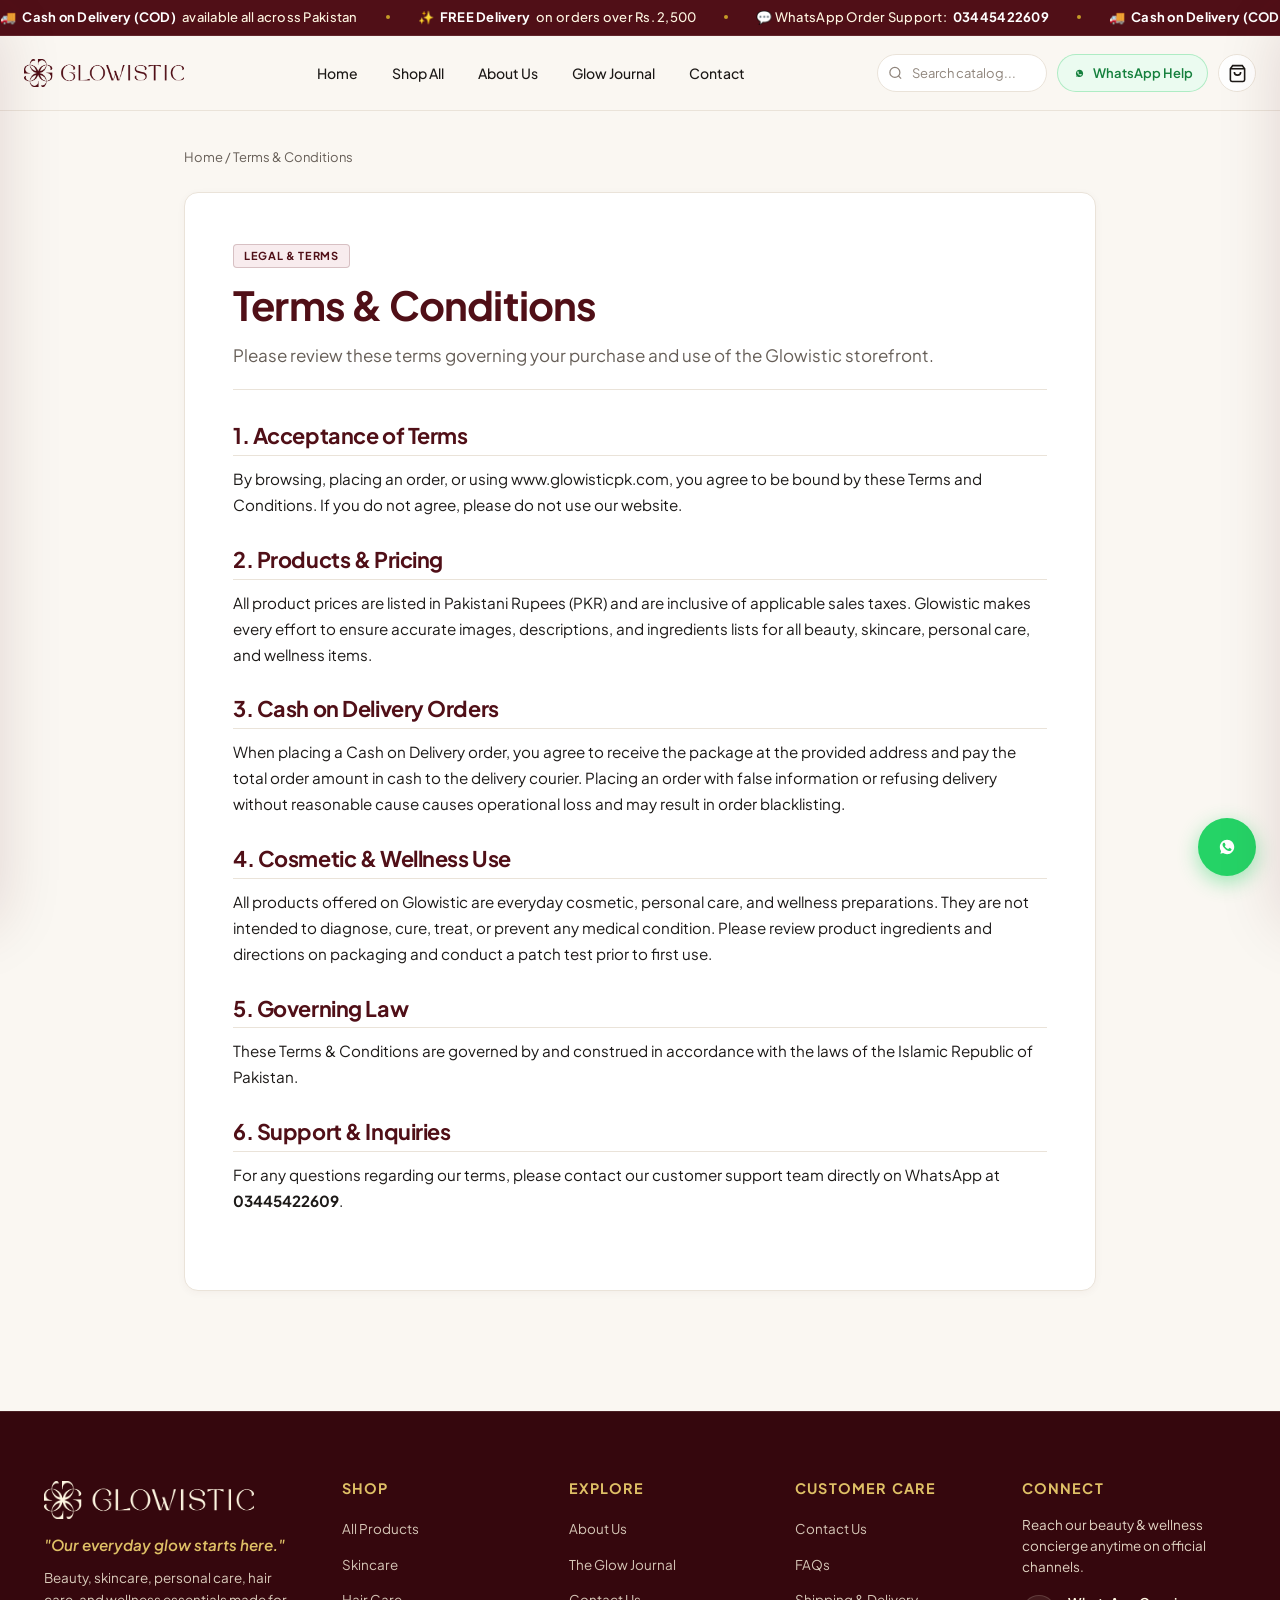
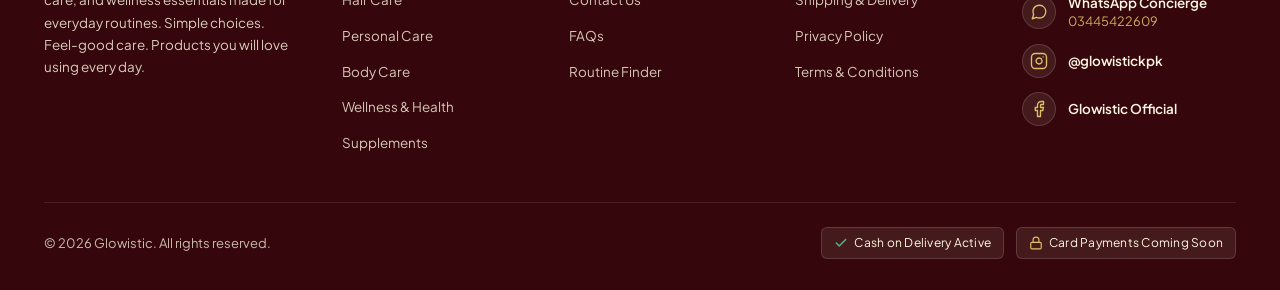
<file: terms-and-conditions.html>
<!DOCTYPE html>
<html lang="en">
<head>
  <meta charset="UTF-8" />
  <meta name="viewport" content="width=device-width, initial-scale=1.0" />
  <title>Terms & Conditions | Glowistic</title>
  <meta name="description" content="Official terms and conditions governing orders, website use, and Cash on Delivery purchases on Glowistic." />
  <link rel="canonical" href="https://www.glowisticpk.com/terms-conditions" />
  <link rel="icon" type="image/png" href="assets/brand/favicon.png" />
  <link rel="icon" type="image/svg+xml" href="assets/brand/favicon.svg" />
  <link rel="apple-touch-icon" href="assets/brand/logo-stacked-burgundy.png" />
  
  <!-- Open Graph / Social Sharing -->
  <meta property="og:site_name" content="Glowistic" />
  <meta property="og:type" content="website" />
  <meta property="og:title" content="Terms & Conditions | Glowistic" />
  <meta property="og:description" content="Official terms and conditions governing orders, website use, and Cash on Delivery purchases on Glowistic." />
  <meta property="og:url" content="https://www.glowisticpk.com/terms-conditions" />
  <meta property="og:image" content="https://www.glowisticpk.com/assets/brand/logo-burgundy.png" />

  <!-- Twitter / X Card -->
  <meta name="twitter:card" content="summary_large_image" />
  <meta name="twitter:title" content="Terms & Conditions | Glowistic" />
  <meta name="twitter:description" content="Official terms and conditions governing orders, website use, and Cash on Delivery purchases on Glowistic." />
  <meta name="twitter:image" content="https://www.glowisticpk.com/assets/brand/logo-burgundy.png" />

  <!-- Performance & Fonts Preconnect -->
  <link rel="preconnect" href="https://fonts.googleapis.com" />
  <link rel="preconnect" href="https://fonts.gstatic.com" crossorigin />
  <link rel="stylesheet" href="https://fonts.googleapis.com/css2?family=Playfair+Display:ital,wght@0,400..700;1,400..700&family=Plus+Jakarta+Sans:wght@300;400;500;600;700;800&display=swap" />

  <!-- Stylesheets -->
  <link rel="stylesheet" href="css/main.css" />
  <link rel="stylesheet" href="css/components.css" />
  <link rel="stylesheet" href="css/cursor.css" />
  <script type="application/ld+json">
{
  "@context": "https://schema.org",
  "@type": "WebPage",
  "name": "Terms & Conditions | Glowistic",
  "description": "Official terms and conditions governing orders, website use, and Cash on Delivery purchases on Glowistic.",
  "url": "https://www.glowisticpk.com/terms-conditions"
}
  </script>
</head>
<body data-page="terms-conditions">

  <div class="announcement-bar" role="region" aria-label="Store Announcement">
    <div class="announcement-marquee">
      <div class="announcement-marquee-track">
        <div class="announcement-marquee-group">
          
        <span class="announcement-item">🚚 <strong>Cash on Delivery (COD)</strong> available all across Pakistan</span>
        <span class="announcement-dot" aria-hidden="true"></span>
        <span class="announcement-item">✨ <strong>FREE Delivery</strong> on orders over Rs. 2,500</span>
        <span class="announcement-dot" aria-hidden="true"></span>
        <span class="announcement-item">💬 WhatsApp Order Support: <strong>03445422609</strong></span>
        <span class="announcement-dot" aria-hidden="true"></span>
          
        <span class="announcement-item">🚚 <strong>Cash on Delivery (COD)</strong> available all across Pakistan</span>
        <span class="announcement-dot" aria-hidden="true"></span>
        <span class="announcement-item">✨ <strong>FREE Delivery</strong> on orders over Rs. 2,500</span>
        <span class="announcement-dot" aria-hidden="true"></span>
        <span class="announcement-item">💬 WhatsApp Order Support: <strong>03445422609</strong></span>
        <span class="announcement-dot" aria-hidden="true"></span>
          
        <span class="announcement-item">🚚 <strong>Cash on Delivery (COD)</strong> available all across Pakistan</span>
        <span class="announcement-dot" aria-hidden="true"></span>
        <span class="announcement-item">✨ <strong>FREE Delivery</strong> on orders over Rs. 2,500</span>
        <span class="announcement-dot" aria-hidden="true"></span>
        <span class="announcement-item">💬 WhatsApp Order Support: <strong>03445422609</strong></span>
        <span class="announcement-dot" aria-hidden="true"></span>
        </div>
        <div class="announcement-marquee-group" aria-hidden="true">
          
        <span class="announcement-item">🚚 <strong>Cash on Delivery (COD)</strong> available all across Pakistan</span>
        <span class="announcement-dot" aria-hidden="true"></span>
        <span class="announcement-item">✨ <strong>FREE Delivery</strong> on orders over Rs. 2,500</span>
        <span class="announcement-dot" aria-hidden="true"></span>
        <span class="announcement-item">💬 WhatsApp Order Support: <strong>03445422609</strong></span>
        <span class="announcement-dot" aria-hidden="true"></span>
          
        <span class="announcement-item">🚚 <strong>Cash on Delivery (COD)</strong> available all across Pakistan</span>
        <span class="announcement-dot" aria-hidden="true"></span>
        <span class="announcement-item">✨ <strong>FREE Delivery</strong> on orders over Rs. 2,500</span>
        <span class="announcement-dot" aria-hidden="true"></span>
        <span class="announcement-item">💬 WhatsApp Order Support: <strong>03445422609</strong></span>
        <span class="announcement-dot" aria-hidden="true"></span>
          
        <span class="announcement-item">🚚 <strong>Cash on Delivery (COD)</strong> available all across Pakistan</span>
        <span class="announcement-dot" aria-hidden="true"></span>
        <span class="announcement-item">✨ <strong>FREE Delivery</strong> on orders over Rs. 2,500</span>
        <span class="announcement-dot" aria-hidden="true"></span>
        <span class="announcement-item">💬 WhatsApp Order Support: <strong>03445422609</strong></span>
        <span class="announcement-dot" aria-hidden="true"></span>
        </div>
      </div>
    </div>
  </div>

  <header class="site-header">
    <div class="container header-inner">
      <button type="button" class="mobile-menu-toggle header-icon-btn" aria-label="Open Navigation Menu">
        <svg width="22" height="22" viewBox="0 0 24 24" fill="none" stroke="currentColor" stroke-width="2"><path d="M4 6h16M4 12h16M4 18h16"/></svg>
      </button>

      <a href="index.html" class="header-brand" aria-label="Glowistic Home">
        <img src="assets/brand/logo-burgundy.png" alt="Glowistic" class="header-logo" width="160" height="32" />
      </a>

      <nav class="header-nav" aria-label="Main Navigation">
        <a href="index.html" class="nav-link "><span>Home</span></a>
        <a href="shop.html" class="nav-link "><span>Shop All</span></a>
        <a href="about.html" class="nav-link "><span>About Us</span></a>
        <a href="blog.html" class="nav-link "><span>Glow Journal</span></a>
        <a href="contact.html" class="nav-link "><span>Contact</span></a>
      </nav>

      <div class="header-actions">
        <div class="search-container" id="global-search-container">
          <div class="search-input-wrap">
            <span class="search-icon-inside" aria-hidden="true">
              <svg width="15" height="15" viewBox="0 0 24 24" fill="none" stroke="currentColor" stroke-width="2"><circle cx="11" cy="11" r="8"/><path d="m21 21-4.35-4.35"/></svg>
            </span>
            <input type="text" id="global-search-input" class="search-input" placeholder="Search catalog..." autocomplete="off" aria-label="Search catalog" />
          </div>
          <div id="search-results-dropdown" class="search-results-dropdown"></div>
        </div>

        <a href="https://wa.me/923445422609?text=Hi%20Glowistic%2C%20I%20would%20like%20to%20know%20more%20about%20your%20products." target="_blank" rel="noopener noreferrer" class="header-whatsapp-cta" aria-label="WhatsApp Help">
          <svg width="15" height="15" viewBox="0 0 24 24" fill="currentColor" aria-hidden="true"><path d="M12.031 6.172c-3.181 0-5.767 2.586-5.768 5.766-.001 1.298.38 2.27 1.019 3.287l-.582 2.128 2.182-.573c.978.58 1.911.928 3.145.929 3.178 0 5.767-2.587 5.768-5.766.001-3.187-2.575-5.77-5.764-5.771zm3.392 8.244c-.144.405-.837.774-1.17.824-.312.045-.694.072-2.148-.535-1.745-.73-2.868-2.52-2.955-2.637-.088-.117-.714-.95-.714-1.815 0-.865.452-1.291.614-1.468.162-.177.353-.221.471-.221.118 0 .235.001.338.006.109.006.255-.041.399.303.147.353.501 1.22.545 1.308.044.088.073.191.015.308-.059.117-.088.19-.177.293-.088.103-.186.23-.265.31-.088.088-.181.185-.078.361.103.176.458.756.983 1.225.677.604 1.248.791 1.425.879.176.088.279.074.382-.044.103-.118.441-.515.559-.691.118-.176.235-.147.397-.088.162.059 1.03.486 1.206.574.177.088.294.132.338.206.044.074.044.428-.1.833z"/></svg>
          <span>WhatsApp Help</span>
        </a>

        <a href="cart.html" class="header-icon-btn cart-toggle-btn" aria-label="Shopping Cart">
          <svg width="19" height="19" viewBox="0 0 24 24" fill="none" stroke="currentColor" stroke-width="2"><path d="M6 2 3 6v14a2 2 0 0 0 2 2h14a2 2 0 0 0 2-2V6l-3-4Z"/><path d="M3 6h18"/><path d="M16 10a4 4 0 0 1-8 0"/></svg>
          <span class="cart-count-badge">0</span>
        </a>
      </div>
    </div>
  </header>

  <div class="mobile-nav-overlay"></div>
  <aside id="mobile-nav-drawer" class="mobile-nav-drawer" aria-label="Mobile Navigation">
    <div class="mobile-nav-header">
      <img src="assets/brand/logo-burgundy.png" alt="Glowistic" class="mobile-nav-logo" width="160" height="34" />
      <button type="button" class="mobile-nav-close" aria-label="Close Mobile Navigation">&times;</button>
    </div>
    <div class="mobile-nav-body">
      <nav class="mobile-nav-links">
        <a href="index.html" class="mobile-nav-link ">Home</a>
        <a href="shop.html" class="mobile-nav-link ">Shop All</a>
        <a href="about.html" class="mobile-nav-link ">About Us</a>
        <a href="blog.html" class="mobile-nav-link ">Glow Journal</a>
        <a href="contact.html" class="mobile-nav-link ">Contact</a>
      </nav>
    </div>
    <div class="mobile-nav-footer">
      <a href="https://wa.me/923445422609?text=Hi%20Glowistic%2C%20I%20would%20like%20to%20know%20more%20about%20your%20products." target="_blank" rel="noopener noreferrer" class="btn btn-whatsapp btn-block">
        💬 Order via WhatsApp (03445422609)
      </a>
    </div>
  </aside>

  <main class="section-padding" style="background-color: var(--color-bg); min-height: 75vh; padding-top: 36px; padding-bottom: 80px;">
    <div class="container container-narrow">
      <div class="product-breadcrumb" style="margin-bottom: 24px;">
        <a href="index.html">Home</a> &sol; <span>Terms & Conditions</span>
      </div>

      <div style="background: var(--color-surface); border: 1px solid var(--color-border); border-radius: 14px; padding: 48px; box-shadow: var(--shadow-sm);" class="policy-card">
        <span class="badge badge-burgundy" style="margin-bottom: 12px;">Legal & Terms</span>
        <h1 style="font-size: 2.5rem; color: var(--color-primary); margin-bottom: 12px;">Terms & Conditions</h1>
        <p style="color: var(--color-text-muted); font-size: 1.0625rem; line-height: 1.6; margin-bottom: 32px; padding-bottom: 20px; border-bottom: 1px solid var(--color-border);">
          Please review these terms governing your purchase and use of the Glowistic storefront.
        </p>

        
      <div class="policy-section" style="margin-bottom: 28px;">
        <h2 style="font-size: 1.35rem; color: var(--color-primary); margin-bottom: 10px;">1. Acceptance of Terms</h2>
        <p style="color: var(--color-text); line-height: 1.7; font-size: 0.95rem;">
          By browsing, placing an order, or using www.glowisticpk.com, you agree to be bound by these Terms and Conditions. If you do not agree, please do not use our website.
        </p>
      </div>

      <div class="policy-section" style="margin-bottom: 28px;">
        <h2 style="font-size: 1.35rem; color: var(--color-primary); margin-bottom: 10px;">2. Products &amp; Pricing</h2>
        <p style="color: var(--color-text); line-height: 1.7; font-size: 0.95rem;">
          All product prices are listed in Pakistani Rupees (PKR) and are inclusive of applicable sales taxes. Glowistic makes every effort to ensure accurate images, descriptions, and ingredients lists for all beauty, skincare, personal care, and wellness items.
        </p>
      </div>

      <div class="policy-section" style="margin-bottom: 28px;">
        <h2 style="font-size: 1.35rem; color: var(--color-primary); margin-bottom: 10px;">3. Cash on Delivery Orders</h2>
        <p style="color: var(--color-text); line-height: 1.7; font-size: 0.95rem;">
          When placing a Cash on Delivery order, you agree to receive the package at the provided address and pay the total order amount in cash to the delivery courier. Placing an order with false information or refusing delivery without reasonable cause causes operational loss and may result in order blacklisting.
        </p>
      </div>

      <div class="policy-section" style="margin-bottom: 28px;">
        <h2 style="font-size: 1.35rem; color: var(--color-primary); margin-bottom: 10px;">4. Cosmetic &amp; Wellness Use</h2>
        <p style="color: var(--color-text); line-height: 1.7; font-size: 0.95rem;">
          All products offered on Glowistic are everyday cosmetic, personal care, and wellness preparations. They are not intended to diagnose, cure, treat, or prevent any medical condition. Please review product ingredients and directions on packaging and conduct a patch test prior to first use.
        </p>
      </div>

      <div class="policy-section" style="margin-bottom: 28px;">
        <h2 style="font-size: 1.35rem; color: var(--color-primary); margin-bottom: 10px;">5. Governing Law</h2>
        <p style="color: var(--color-text); line-height: 1.7; font-size: 0.95rem;">
          These Terms &amp; Conditions are governed by and construed in accordance with the laws of the Islamic Republic of Pakistan.
        </p>
      </div>

      <div class="policy-section" style="margin-bottom: 28px;">
        <h2 style="font-size: 1.35rem; color: var(--color-primary); margin-bottom: 10px;">6. Support &amp; Inquiries</h2>
        <p style="color: var(--color-text); line-height: 1.7; font-size: 0.95rem;">
          For any questions regarding our terms, please contact our customer support team directly on WhatsApp at <strong>03445422609</strong>.
        </p>
      </div>
    
      </div>
    </div>
  </main>


  <!-- Final Glowistic 5-Column Footer -->
  <footer class="site-footer">
    <div class="container footer-container">
      <div class="footer-top-grid">
        <!-- Column 1: Glowistic -->
        <div class="footer-col footer-brand-col">
          <a href="index.html" class="footer-brand-link" aria-label="Glowistic Home">
            <img src="assets/brand/logo-cream.png" alt="Glowistic" class="footer-logo" width="210" height="42" />
          </a>
          <p class="footer-brand-tagline">"Our everyday glow starts here."</p>
          <p class="footer-brand-desc">
            Beauty, skincare, personal care, hair care, and wellness essentials made for everyday routines. Simple choices. Feel-good care. Products you will love using every day.
          </p>
        </div>

        <!-- Column 2: Shop -->
        <div class="footer-col">
          <h4>Shop</h4>
          <ul class="footer-links">
            <li><a href="shop.html">All Products</a></li>
            <li><a href="shop.html?category=skincare">Skincare</a></li>
            <li><a href="shop.html?category=hair-care">Hair Care</a></li>
            <li><a href="shop.html?category=personal-care">Personal Care</a></li>
            <li><a href="shop.html?category=personal-care">Body Care</a></li>
            <li><a href="shop.html?category=wellness-health">Wellness &amp; Health</a></li>
            <li><a href="shop.html?category=supplements">Supplements</a></li>
          </ul>
        </div>

        <!-- Column 3: Explore -->
        <div class="footer-col">
          <h4>Explore</h4>
          <ul class="footer-links">
            <li><a href="about.html">About Us</a></li>
            <li><a href="blog.html">The Glow Journal</a></li>
            <li><a href="contact.html">Contact Us</a></li>
            <li><a href="index.html#faq-section">FAQs</a></li>
            <li><a href="shop.html">Routine Finder</a></li>
          </ul>
        </div>

        <!-- Column 4: Customer Care -->
        <div class="footer-col">
          <h4>Customer Care</h4>
          <ul class="footer-links">
            <li><a href="contact.html">Contact Us</a></li>
            <li><a href="index.html#faq-section">FAQs</a></li>
            <li><a href="shipping-policy.html">Shipping &amp; Delivery</a></li>
            <li><a href="privacy-policy.html">Privacy Policy</a></li>
            <li><a href="terms-conditions.html">Terms &amp; Conditions</a></li>
          </ul>
        </div>

        <!-- Column 5: Connect -->
        <div class="footer-col footer-col-connect">
          <h4>Connect</h4>
          <p class="footer-connect-intro">Reach our beauty &amp; wellness concierge anytime on official channels.</p>
          <div class="footer-connect-list">
            <!-- WhatsApp -->
            <div class="footer-connect-row">
              <a href="https://wa.me/923445422609?text=Hi%20Glowistic%2C%20I%20have%20an%20inquiry%20about%20my%20order." target="_blank" rel="noopener noreferrer" class="connect-icon-badge" aria-label="WhatsApp Concierge">
                <svg width="18" height="18" viewBox="0 0 24 24" fill="none" stroke="currentColor" stroke-width="1.8" stroke-linecap="round" stroke-linejoin="round" aria-hidden="true">
                  <path d="M21 11.5a8.38 8.38 0 0 1-.9 3.8 8.5 8.5 0 0 1-7.6 4.7 8.38 8.38 0 0 1-3.8-.9L3 21l1.9-5.7a8.38 8.38 0 0 1-.9-3.8 8.5 8.5 0 0 1 4.7-7.6 8.38 8.38 0 0 1 3.8-.9h.5a8.48 8.48 0 0 1 8 8v.5z"></path>
                </svg>
              </a>
              <div class="connect-text-group">
                <a href="https://wa.me/923445422609?text=Hi%20Glowistic%2C%20I%20have%20an%20inquiry%20about%20my%20order." target="_blank" rel="noopener noreferrer" class="connect-primary-link">
                  WhatsApp Concierge
                </a>
                <a href="tel:03445422609" class="connect-secondary-link" aria-label="Call 03445422609">
                  03445422609
                </a>
              </div>
            </div>

            <!-- Instagram -->
            <a href="https://www.instagram.com/glowisticpk/?hl=en" target="_blank" rel="noopener noreferrer" class="footer-connect-row" aria-label="Instagram @glowistickpk">
              <span class="connect-icon-badge" aria-hidden="true">
                <svg width="18" height="18" viewBox="0 0 24 24" fill="none" stroke="currentColor" stroke-width="1.8" stroke-linecap="round" stroke-linejoin="round">
                  <rect x="2" y="2" width="20" height="20" rx="5" ry="5"></rect>
                  <path d="M16 11.37A4 4 0 1 1 12.63 8 4 4 0 0 1 16 11.37z"></path>
                  <line x1="17.5" y1="6.5" x2="17.51" y2="6.5"></line>
                </svg>
              </span>
              <div class="connect-text-group">
                <span class="connect-primary-text">@glowistickpk</span>
              </div>
            </a>

            <!-- Facebook -->
            <a href="https://www.facebook.com/glowisticpkofficial" target="_blank" rel="noopener noreferrer" class="footer-connect-row" aria-label="Facebook Glowistic Official">
              <span class="connect-icon-badge" aria-hidden="true">
                <svg width="18" height="18" viewBox="0 0 24 24" fill="none" stroke="currentColor" stroke-width="1.8" stroke-linecap="round" stroke-linejoin="round">
                  <path d="M18 2h-3a5 5 0 0 0-5 5v3H7v4h3v8h4v-8h3l1-4h-4V7a1 1 0 0 1 1-1h3z"></path>
                </svg>
              </span>
              <div class="connect-text-group">
                <span class="connect-primary-text">Glowistic Official</span>
              </div>
            </a>
          </div>
        </div>
      </div>

      <div class="footer-bottom-bar">
        <div class="footer-bottom-inner">
          <p class="copyright-text">&copy; 2026 Glowistic. All rights reserved.</p>
          <div class="footer-bottom-badges">
            <span class="badge-cod-footer">
              <svg width="14" height="14" viewBox="0 0 24 24" fill="none" stroke="currentColor" stroke-width="2.5" stroke-linecap="round" stroke-linejoin="round" aria-hidden="true"><polyline points="20 6 9 17 4 12"></polyline></svg>
              <span>Cash on Delivery Active</span>
            </span>
            <span class="badge-card-disabled">
              <svg width="14" height="14" viewBox="0 0 24 24" fill="none" stroke="currentColor" stroke-width="2" stroke-linecap="round" stroke-linejoin="round" aria-hidden="true"><rect x="3" y="11" width="18" height="11" rx="2" ry="2"></rect><path d="M7 11V7a5 5 0 0 1 10 0v4"></path></svg>
              <span>Card Payments Coming Soon</span>
            </span>
          </div>
        </div>
      </div>
    </div>
  </footer>

  <!-- Floating WhatsApp Helpline Button -->
  <a href="https://wa.me/923445422609?text=Hi%20Glowistic%2C%20I%20would%20like%20to%20know%20more%20about%20your%20products." 
     class="floating-whatsapp-btn" 
     target="_blank" 
     rel="noopener noreferrer" 
     aria-label="Chat with Glowistic on WhatsApp" 
     title="Chat with Glowistic on WhatsApp">
    <svg width="30" height="30" viewBox="0 0 24 24" fill="currentColor">
      <path d="M12.031 6.172c-3.181 0-5.767 2.586-5.768 5.766-.001 1.298.38 2.27 1.019 3.287l-.582 2.128 2.182-.573c.978.58 1.911.928 3.145.929 3.178 0 5.767-2.587 5.768-5.766.001-3.187-2.575-5.77-5.764-5.771zm3.392 8.244c-.144.405-.837.774-1.17.824-.312.045-.694.072-2.148-.535-1.745-.73-2.868-2.52-2.955-2.637-.088-.117-.714-.95-.714-1.815 0-.865.452-1.291.614-1.468.162-.177.353-.221.471-.221.118 0 .235.001.338.006.109.006.255-.041.399.303.147.353.501 1.22.545 1.308.044.088.073.191.015.308-.059.117-.088.19-.177.293-.088.103-.186.23-.265.31-.088.088-.181.185-.078.361.103.176.458.756.983 1.225.677.604 1.248.791 1.425.879.176.088.279.074.382-.044.103-.118.441-.515.559-.691.118-.176.235-.147.397-.088.162.059 1.03.486 1.206.574.177.088.294.132.338.206.044.074.044.428-.1.833z"/>
    </svg>
    <span class="floating-whatsapp-tooltip">Chat with us</span>
  </a>

  <!-- Slide-out Cart Drawer -->
  <div class="cart-overlay" id="cart-overlay"></div>
  <aside class="cart-drawer" id="cart-drawer" aria-label="Shopping Cart Drawer">
    <div class="cart-drawer-header">
      <h3>Your Glowistic Bag</h3>
      <button type="button" class="cart-close-btn" aria-label="Close Shopping Bag">&times;</button>
    </div>

    <div class="cart-free-shipping-box">
      <div class="free-shipping-text" id="free-delivery-text">
        Add Rs. 2,500 for <strong>FREE Delivery</strong>!
      </div>
      <div class="free-shipping-progress-bg">
        <div class="free-shipping-progress-bar" id="free-delivery-progress" style="width: 0%;"></div>
      </div>
    </div>

    <div class="cart-drawer-items" id="cart-drawer-items">
      <!-- Items dynamically populated by js/app.js -->
    </div>

    <div class="cart-drawer-empty" id="cart-drawer-empty" style="display: none;">
      <div class="empty-cart-icon">🛍️</div>
      <h4>Your bag is currently empty</h4>
      <p>Discover our clean, practical essentials for your daily routine.</p>
      <a href="shop.html" class="btn btn-primary btn-sm">Explore Products</a>
    </div>

    <div class="cart-drawer-footer" id="cart-drawer-footer">
      <div class="cart-summary-line">
        <span>Subtotal:</span>
        <strong id="cart-drawer-subtotal">Rs. 0</strong>
      </div>
      <div class="cart-summary-line">
        <span>Delivery (Cash on Delivery):</span>
        <span id="cart-drawer-delivery">Rs. 250</span>
      </div>
      <div class="cart-summary-line grand">
        <span>Total:</span>
        <strong id="cart-drawer-total">Rs. 0</strong>
      </div>
      <div class="cart-drawer-actions">
        <a href="checkout.html" class="btn btn-primary btn-block btn-lg">Proceed to Checkout &rarr;</a>
        <a href="cart.html" class="btn btn-outline btn-block btn-sm">View Full Bag</a>
        <a href="#" id="cart-drawer-whatsapp-btn" target="_blank" rel="noopener noreferrer" class="btn btn-whatsapp btn-block btn-sm">
          Order via WhatsApp (03445422609)
        </a>
      </div>
    </div>
  </aside>

  <!-- Card Payments Modal -->
  <div class="modal-overlay" id="card-payments-modal" style="display: none; position: fixed; inset: 0; background: rgba(80, 15, 23, 0.45); backdrop-filter: blur(4px); z-index: 100000; align-items: center; justify-content: center; padding: 20px;">
    <div style="background: var(--color-surface); border: 1px solid var(--color-border); border-radius: 14px; max-width: 440px; width: 100%; padding: 32px 24px; text-align: center; box-shadow: var(--shadow-xl); position: relative;">
      <button type="button" class="modal-close-btn" id="close-card-modal-btn" style="position: absolute; top: 14px; right: 14px; background: none; border: none; font-size: 1.5rem; cursor: pointer; color: var(--color-text-muted);">&times;</button>
      <div style="width: 56px; height: 56px; border-radius: 50%; background: #FDF2E9; color: #D35400; font-size: 1.6rem; display: flex; align-items: center; justify-content: center; margin: 0 auto 16px;">🔒</div>
      <h3 style="font-family: var(--font-heading); color: var(--color-primary); font-size: 1.35rem; margin-bottom: 10px;">Card Payments Coming Soon</h3>
      <p style="color: var(--color-text-muted); font-size: 0.9375rem; line-height: 1.6; margin-bottom: 24px;">
        We're working on secure online card payments.<br/>
        For now, you can place your order using Cash on Delivery or contact us on WhatsApp.
      </p>
      <div style="display: flex; gap: 10px; justify-content: center; flex-wrap: wrap;">
        <a href="https://wa.me/923445422609?text=Hi%20Glowistic%2C%20I%20have%20an%20inquiry%20about%20ordering%20and%20payments." target="_blank" rel="noopener noreferrer" class="btn btn-whatsapp btn-sm">
          💬 Chat on WhatsApp
        </a>
        <button type="button" class="btn btn-outline btn-sm" id="dismiss-card-modal-btn">Close</button>
      </div>
    </div>
  </div>

  <!-- Subtle Circular Cursor Elements -->
  <div class="glowistic-cursor-dot" id="cursor-dot"></div>
  <div class="glowistic-cursor-ring" id="cursor-ring"></div>

  <!-- Scripts -->
  <script type="module" src="js/app.js"></script>
</body>
</html>
</file>
<file: css/main.css>
/* ==========================================================================
   GLOWISTIC - Premium E-Commerce Stylesheet
   Brand: Glowistic (www.glowisticpk.com)
   ========================================================================== */
/* Font loaded via high-priority preconnected <link> in HTML head */
:root {
  /* Brand Core Colors */
  --color-primary: #500F17;
  --color-primary-light: #731A24;
  --color-primary-dark: #35070D;
  --color-cream: #FEF6E1;
  --color-cream-light: #FFFBF0;
  --color-gold: #C59B27;
  --color-gold-light: #DFC066;
  --color-gold-soft: #F9F3DF;

  /* Neutrals & Surfaces */
  --color-bg: #FAF7F2;
  --color-surface: #FFFFFF;
  --color-surface-tint: #F5EFE6;
  --color-text: #1C1917;
  --color-text-muted: #665E57;
  --color-text-light: #8E847B;
  --color-border: #EAE3D9;
  --color-border-light: #F4EFEB;

  /* Functional */
  --color-success: #2D6A4F;
  --color-success-bg: #EAF4EE;
  --color-error: #B91C1C;
  --color-error-bg: #FDF2F2;
  --color-whatsapp: #25D366;
  --color-whatsapp-dark: #128C7E;

  /* Typography */
  --font-sans: 'Plus Jakarta Sans', -apple-system, BlinkMacSystemFont, 'Segoe UI', Roboto, sans-serif;
  --font-serif: 'Playfair Display', Georgia, serif;

  /* Shadows */
  --shadow-sm: 0 2px 8px rgba(80, 15, 23, 0.04);
  --shadow-md: 0 8px 24px rgba(80, 15, 23, 0.07);
  --shadow-lg: 0 16px 40px rgba(80, 15, 23, 0.1);
  --shadow-xl: 0 24px 60px rgba(80, 15, 23, 0.14);

  /* Transitions */
  --transition-fast: 0.15s ease;
  --transition-normal: 0.25s cubic-bezier(0.16, 1, 0.3, 1);
  --transition-slow: 0.4s cubic-bezier(0.16, 1, 0.3, 1);

  /* Layout */
  --max-width: 1320px;
  --header-height: 74px;
}

/* -------------------------------------------------------------
   Reset & Base Styles
------------------------------------------------------------- */
*, *::before, *::after {
  box-sizing: border-box;
  margin: 0;
  padding: 0;
}

html {
  font-size: 16px;
  scroll-behavior: smooth;
  -webkit-text-size-adjust: 100%;
}

body {
  font-family: var(--font-sans);
  background-color: var(--color-bg);
  color: var(--color-text);
  line-height: 1.6;
  font-weight: 400;
  overflow-x: hidden;
  -webkit-font-smoothing: antialiased;
  -moz-osx-font-smoothing: grayscale;
}

body.no-scroll {
  overflow: hidden;
}

a {
  color: inherit;
  text-decoration: none;
  transition: color var(--transition-fast);
}

img, svg {
  display: block;
  max-width: 100%;
  height: auto;
}

button, input, select, textarea {
  font-family: inherit;
  font-size: inherit;
  color: inherit;
  border: none;
  background: none;
}

button {
  cursor: pointer;
}

ul, ol {
  list-style: none;
}

/* Container */
.container {
  width: 100%;
  max-width: var(--max-width);
  margin: 0 auto;
  padding: 0 24px;
}

@media (max-width: 480px) {
  .container {
    padding: 0 16px;
  }
}

.container-narrow {
  max-width: 960px;
}

.container-fluid {
  max-width: 1440px;
}

/* Accessibility Focus States */
:focus-visible {
  outline: 2px solid var(--color-primary);
  outline-offset: 2px;
}

button:focus-visible,
a:focus-visible,
input:focus-visible,
select:focus-visible,
textarea:focus-visible,
[tabindex]:focus-visible {
  outline: 2px solid var(--color-primary);
  outline-offset: 2px;
}

/* -------------------------------------------------------------
   Typography Hierarchy
------------------------------------------------------------- */
h1, h2, h3, h4, h5, h6 {
  color: var(--color-text);
  font-weight: 700;
  line-height: 1.25;
  letter-spacing: -0.02em;
}

.font-serif {
  font-family: var(--font-serif);
  font-weight: 600;
  letter-spacing: -0.01em;
}

.font-mono {
  font-family: ui-monospace, SFMono-Regular, Menlo, Monaco, Consolas, monospace;
}

.text-sm { font-size: 0.875rem; }
.text-xs { font-size: 0.75rem; }
.text-muted { color: var(--color-text-muted); }
.text-success { color: var(--color-success); }
.text-primary { color: var(--color-primary); }

/* -------------------------------------------------------------
   Buttons — Global Button System
   Guarantees 1 text label, proper vertical centering, consistent
   height, line-height 1.2, no text clipping, and responsive polish.
------------------------------------------------------------- */
.btn {
  display: inline-flex;
  align-items: center;
  justify-content: center;
  gap: 8px;
  min-height: 44px;
  padding: 10px 22px;
  font-family: var(--font-sans);
  font-size: 0.9375rem;
  font-weight: 600;
  line-height: 1.2;
  border-radius: 8px;
  white-space: nowrap;
  letter-spacing: 0.01em;
  text-align: center;
  text-decoration: none;
  position: relative;
  cursor: pointer;
  box-sizing: border-box;
  vertical-align: middle;
  transition: transform 0.2s cubic-bezier(0.16, 1, 0.3, 1),
              background-color 0.2s ease,
              border-color 0.2s ease,
              box-shadow 0.2s cubic-bezier(0.16, 1, 0.3, 1),
              color 0.2s ease;
  user-select: none;
  -webkit-user-select: none;
  will-change: transform;
}

.btn:active {
  transform: translateY(0);
}

.btn:disabled, .btn[disabled] {
  opacity: 0.55;
  cursor: not-allowed;
  pointer-events: none;
  box-shadow: none !important;
  transform: none !important;
}

.btn svg, .btn img {
  flex-shrink: 0;
  display: inline-block;
  vertical-align: middle;
  pointer-events: none;
}

.btn-primary {
  background-color: var(--color-primary);
  color: var(--color-cream);
  border: 1px solid var(--color-primary);
  box-shadow: 0 4px 12px rgba(80, 15, 23, 0.15);
}

.btn-primary:hover {
  background-color: var(--color-primary-light);
  border-color: var(--color-primary-light);
  color: #FFFFFF;
  transform: translateY(-2px);
  box-shadow: 0 6px 18px rgba(80, 15, 23, 0.24);
}

.btn-secondary {
  background-color: var(--color-gold);
  color: #1A120B;
  border: 1px solid var(--color-gold);
  box-shadow: 0 2px 8px rgba(197, 155, 39, 0.12);
}

.btn-secondary:hover {
  background-color: var(--color-gold-light);
  border-color: var(--color-gold-light);
  color: #1A120B;
  transform: translateY(-2px);
  box-shadow: 0 6px 18px rgba(197, 155, 39, 0.26);
}

.btn-outline {
  background-color: transparent;
  color: var(--color-primary);
  border: 1.5px solid var(--color-primary);
}

.btn-outline:hover, .btn-outline.is-active {
  background-color: var(--color-primary);
  color: var(--color-cream);
  border-color: var(--color-primary);
  transform: translateY(-2px);
  box-shadow: 0 6px 16px rgba(80, 15, 23, 0.16);
}

.btn-outline-white {
  background-color: transparent;
  color: var(--color-cream);
  border: 1.5px solid var(--color-cream);
}

.btn-outline-white:hover {
  background-color: var(--color-cream);
  color: var(--color-primary);
  transform: translateY(-2px);
  box-shadow: 0 6px 16px rgba(254, 246, 225, 0.25);
}

.btn-ghost {
  background-color: transparent;
  color: var(--color-text-muted);
  border: 1px solid var(--color-border);
}

.btn-ghost:hover {
  background-color: var(--color-surface-tint);
  color: var(--color-text);
  border-color: rgba(80, 15, 23, 0.2);
  transform: translateY(-1px);
}

.btn-whatsapp {
  background-color: #25D366;
  color: #FFFFFF;
  border: 1px solid #20BD5A;
  box-shadow: 0 4px 14px rgba(37, 211, 102, 0.25);
}

.btn-whatsapp:hover {
  background-color: #1EBE5D;
  border-color: #1EBE5D;
  color: #FFFFFF;
  transform: translateY(-2px);
  box-shadow: 0 8px 22px rgba(37, 211, 102, 0.38);
}

.btn-whatsapp-sm {
  background-color: #25D366;
  color: #FFFFFF;
  min-height: 36px;
  padding: 6px 14px;
  font-size: 0.8125rem;
  border-radius: 6px;
  box-shadow: 0 2px 8px rgba(37, 211, 102, 0.2);
}

.btn-whatsapp-sm:hover {
  background-color: #1EBE5D;
  transform: translateY(-1px);
  box-shadow: 0 4px 14px rgba(37, 211, 102, 0.32);
}

.btn-lg {
  min-height: 50px;
  padding: 12px 28px;
  font-size: 1rem;
  font-weight: 600;
  border-radius: 8px;
}

.btn-sm {
  min-height: 36px;
  padding: 6px 14px;
  font-size: 0.8125rem;
  font-weight: 600;
  border-radius: 6px;
}

.btn-block {
  display: flex;
  width: 100%;
}

/* -------------------------------------------------------------
   Badges & Pills
------------------------------------------------------------- */
.badge {
  display: inline-flex;
  align-items: center;
  padding: 4px 10px;
  font-size: 0.6875rem;
  font-weight: 700;
  text-transform: uppercase;
  letter-spacing: 0.06em;
  border-radius: 4px;
  line-height: 1.3;
}

.badge-gold {
  background-color: var(--color-gold-soft);
  color: #8C6B10;
  border: 1px solid rgba(197, 155, 39, 0.3);
}

.badge-green {
  background-color: var(--color-success-bg);
  color: var(--color-success);
  border: 1px solid rgba(45, 106, 79, 0.25);
}

.badge-burgundy {
  background-color: #F8ECEE;
  color: var(--color-primary);
  border: 1px solid rgba(80, 15, 23, 0.2);
}

.badge-purple {
  background-color: #F3EAFD;
  color: #6B34A3;
  border: 1px solid rgba(107, 52, 163, 0.2);
}

.badge-orange {
  background-color: #FFF3E8;
  color: #D96500;
  border: 1px solid rgba(217, 101, 0, 0.2);
}

.badge-cod-active {
  display: inline-flex;
  align-items: center;
  gap: 5px;
  background-color: #EBF7EE;
  color: var(--color-success);
  padding: 4px 10px;
  border-radius: 4px;
  font-size: 0.75rem;
  font-weight: 600;
}

/* -------------------------------------------------------------
   Announcement Bar & Continuous Marquee Ticker
------------------------------------------------------------- */
.announcement-bar {
  background-color: var(--color-primary);
  color: var(--color-cream);
  height: 36px;
  display: flex;
  align-items: center;
  font-size: 0.8125rem;
  font-weight: 500;
  letter-spacing: 0.02em;
  border-bottom: 1px solid rgba(254, 246, 225, 0.1);
  overflow: hidden;
  white-space: nowrap;
  position: relative;
  width: 100%;
  box-sizing: border-box;
}

.announcement-marquee {
  display: flex;
  overflow: hidden;
  width: 100%;
  user-select: none;
}

.announcement-marquee-track {
  display: flex;
  width: max-content;
  will-change: transform;
  animation: announcementTicker 30s linear infinite;
}

.announcement-marquee-group {
  display: flex;
  align-items: center;
  gap: 28px;
  flex-shrink: 0;
  padding-right: 28px;
}

.announcement-item {
  display: inline-flex;
  align-items: center;
  gap: 6px;
  white-space: nowrap;
  color: var(--color-cream);
  font-size: 0.8125rem;
  font-weight: 500;
}

.announcement-item strong {
  font-weight: 700;
  color: #FFFFFF;
}

.announcement-dot {
  display: inline-block;
  width: 4px;
  height: 4px;
  background-color: var(--color-gold);
  border-radius: 50%;
  flex-shrink: 0;
}

/* Fallback for legacy static markup */
.announcement-bar-content {
  display: flex;
  align-items: center;
  gap: 24px;
}

@keyframes announcementTicker {
  0% {
    transform: translate3d(0, 0, 0);
  }
  100% {
    transform: translate3d(-50%, 0, 0);
  }
}

/* -------------------------------------------------------------
   Header & Navigation
------------------------------------------------------------- */
.site-header {
  position: sticky;
  top: 0;
  z-index: 1000;
  background-color: rgba(250, 247, 242, 0.94);
  backdrop-filter: blur(12px);
  -webkit-backdrop-filter: blur(12px);
  border-bottom: 1px solid var(--color-border);
  transition: all var(--transition-normal);
}

.site-header.is-scrolled {
  background-color: rgba(255, 255, 255, 0.98);
  box-shadow: var(--shadow-sm);
}

.header-inner {
  display: flex;
  align-items: center;
  justify-content: space-between;
  height: var(--header-height);
  gap: 16px;
  width: 100%;
}

.header-brand {
  display: flex;
  align-items: center;
  flex-shrink: 0;
  text-decoration: none;
}

.header-logo {
  height: 32px;
  width: auto;
  max-width: 160px;
  object-fit: contain;
  display: block;
}

/* Desktop Nav */
.header-nav {
  display: flex;
  align-items: center;
  gap: 26px;
  height: 100%;
  margin: 0 auto;
}

.nav-link {
  font-size: 0.875rem;
  font-weight: 500;
  color: var(--color-text);
  position: relative;
  height: 100%;
  display: inline-flex;
  align-items: center;
  padding: 0 4px;
  white-space: nowrap;
  line-height: 1;
  text-decoration: none;
  transition: color 0.2s ease;
}

.nav-link:hover, .nav-link.is-active {
  color: var(--color-primary);
}

.nav-link::after {
  content: '';
  position: absolute;
  bottom: 16px;
  left: 0;
  width: 100%;
  height: 2px;
  background-color: var(--color-primary);
  transform: scaleX(0);
  transform-origin: center;
  transition: transform 0.22s cubic-bezier(0.16, 1, 0.3, 1);
  pointer-events: none;
}

.nav-link:hover::after, .nav-link.is-active::after {
  transform: scaleX(1);
}

/* Header Actions */
.header-actions {
  display: flex;
  align-items: center;
  gap: 10px;
  flex-shrink: 0;
}

.header-icon-btn {
  display: inline-flex;
  align-items: center;
  justify-content: center;
  width: 38px;
  height: 38px;
  border-radius: 50%;
  color: var(--color-text);
  border: 1px solid var(--color-border);
  background-color: var(--color-surface);
  position: relative;
  flex-shrink: 0;
  box-sizing: border-box;
  transition: transform 0.2s cubic-bezier(0.16, 1, 0.3, 1),
              color 0.2s ease,
              border-color 0.2s ease,
              background-color 0.2s ease,
              box-shadow 0.2s ease;
  will-change: transform;
}

.header-icon-btn:hover {
  color: var(--color-primary);
  border-color: var(--color-primary);
  background-color: var(--color-surface-tint);
  transform: translateY(-2px);
  box-shadow: 0 4px 12px rgba(80, 15, 23, 0.1);
}

.header-icon-btn:active {
  transform: translateY(0);
}

.cart-count-badge {
  position: absolute;
  top: -3px;
  right: -3px;
  width: 18px;
  height: 18px;
  background-color: var(--color-primary);
  color: #FFFFFF;
  font-size: 0.6875rem;
  font-weight: 700;
  border-radius: 50%;
  display: none;
  align-items: center;
  justify-content: center;
  line-height: 1;
  border: 1.5px solid var(--color-surface);
}

.header-whatsapp-cta {
  display: inline-flex;
  align-items: center;
  justify-content: center;
  gap: 6px;
  height: 38px;
  padding: 0 14px;
  background-color: #EBFBF0;
  color: #15803D;
  border: 1px solid rgba(34, 197, 94, 0.3);
  border-radius: 20px;
  font-size: 0.8125rem;
  font-weight: 600;
  white-space: nowrap;
  line-height: 1;
  flex-shrink: 0;
  text-decoration: none;
  box-sizing: border-box;
  transition: all var(--transition-fast);
}

.header-whatsapp-cta:hover {
  background-color: #25D366;
  border-color: #25D366;
  color: #FFFFFF;
}

.mobile-menu-toggle {
  display: none;
}

/* Header Responsive Behavior Across Breakpoints */
@media (max-width: 1279px) and (min-width: 1024px) {
  .header-nav {
    gap: 18px;
  }
  .nav-link {
    font-size: 0.84rem;
    padding: 0 4px;
  }
  .header-whatsapp-cta {
    padding: 0 12px;
    font-size: 0.78rem;
  }
}

@media (max-width: 1023px) {
  .header-nav {
    display: none !important;
  }
  .mobile-menu-toggle {
    display: inline-flex !important;
  }
  .site-header {
    --header-height: 64px;
  }
  .header-inner {
    height: 64px;
    gap: 12px;
  }
  .header-logo {
    height: 28px;
    max-width: 135px;
  }
}

@media (max-width: 767px) {
  .header-whatsapp-cta span {
    display: none;
  }
  .header-whatsapp-cta {
    width: 38px;
    height: 38px;
    padding: 0;
    border-radius: 50%;
  }
}

/* -------------------------------------------------------------
   Hero Section
------------------------------------------------------------- */
.hero-section {
  position: relative;
  background-color: var(--color-surface);
  border-bottom: 1px solid var(--color-border);
  padding: 60px 0 80px;
  overflow: hidden;
}

.hero-grid {
  display: grid;
  grid-template-columns: 1fr 1fr;
  align-items: center;
  gap: 48px;
}

.hero-content {
  max-width: 580px;
}

.hero-tag {
  display: inline-flex;
  align-items: center;
  gap: 8px;
  background-color: #F8ECEE;
  color: var(--color-primary);
  padding: 6px 14px;
  border-radius: 20px;
  font-size: 0.8125rem;
  font-weight: 600;
  margin-bottom: 20px;
  border: 1px solid rgba(80, 15, 23, 0.15);
}

.hero-title {
  font-size: 3.25rem;
  font-weight: 700;
  color: var(--color-primary);
  line-height: 1.15;
  margin-bottom: 20px;
}

.hero-title span {
  display: block;
  font-family: var(--font-serif);
  font-style: italic;
  font-weight: 400;
  color: var(--color-text);
}

.hero-description {
  font-size: 1.125rem;
  color: var(--color-text-muted);
  line-height: 1.7;
  margin-bottom: 32px;
}

.hero-actions {
  display: flex;
  align-items: center;
  gap: 16px;
  flex-wrap: wrap;
  margin-bottom: 40px;
}

.hero-stats-row {
  display: flex;
  align-items: center;
  gap: 32px;
  padding-top: 28px;
  border-top: 1px solid var(--color-border);
}

.hero-stat-item strong {
  display: block;
  font-size: 1.25rem;
  color: var(--color-primary);
  font-weight: 700;
}

.hero-stat-item span {
  font-size: 0.8125rem;
  color: var(--color-text-muted);
}

/* Hero Media Gallery */
.hero-media {
  position: relative;
}

.hero-image-wrapper {
  position: relative;
  border-radius: 28px;
  overflow: hidden;
  border: 1px solid rgba(80, 15, 23, 0.08);
  box-shadow: 0 20px 45px -15px rgba(80, 15, 23, 0.12);
  background: #F8ECEE;
  max-width: 480px;
  margin-left: auto;
}

.hero-main-img {
  width: 100%;
  aspect-ratio: 4 / 5;
  height: auto;
  object-fit: cover;
  object-position: center top;
  border-radius: inherit;
  display: block;
}

.hero-trust-strip {
  display: flex;
  flex-direction: column;
  gap: 8px;
  margin-top: 28px;
}

.trust-item {
  display: flex;
  align-items: center;
  gap: 8px;
  font-size: 0.9375rem;
  font-weight: 500;
  color: #3A3530;
}

.trust-icon {
  font-size: 1.1rem;
  line-height: 1;
}

.hero-visual-card {
  position: relative;
  background: var(--color-bg);
  border-radius: 12px;
  overflow: hidden;
  border: 1px solid var(--color-border);
  box-shadow: var(--shadow-lg);
  transition: box-shadow 0.4s cubic-bezier(0.16, 1, 0.3, 1);
}

.hero-featured-img {
  width: 100%;
  height: 520px;
  object-fit: cover;
  transition: transform 0.6s cubic-bezier(0.16, 1, 0.3, 1);
  will-change: transform;
}

.hero-visual-card:hover .hero-featured-img {
  transform: scale(1.035);
}

.hero-floating-card {
  position: absolute;
  bottom: 24px;
  left: 24px;
  right: 24px;
  background: rgba(255, 255, 255, 0.95);
  backdrop-filter: blur(10px);
  padding: 18px 22px;
  border-radius: 8px;
  border: 1px solid var(--color-border);
  display: flex;
  align-items: center;
  justify-content: space-between;
  box-shadow: var(--shadow-md);
}

.hero-floating-info h4 {
  font-size: 1rem;
  color: var(--color-text);
  margin-bottom: 2px;
}

.hero-floating-info p {
  font-size: 0.8125rem;
  color: var(--color-text-muted);
}

.hero-floating-price {
  font-size: 1.125rem;
  font-weight: 700;
  color: var(--color-primary);
}

@media (max-width: 991px) {
  .hero-grid { grid-template-columns: 1fr; gap: 40px; }
  .hero-title { font-size: 2.5rem; }
  .hero-featured-img { height: 400px; }
}

/* -------------------------------------------------------------
   Value Proposition / Guarantees Strip
------------------------------------------------------------- */
.trust-strip {
  background-color: var(--color-cream);
  border-bottom: 1px solid var(--color-border);
  padding: 32px 0;
}

.trust-grid {
  display: grid;
  grid-template-columns: repeat(4, 1fr);
  gap: 24px;
}

.trust-card {
  display: flex;
  align-items: center;
  gap: 16px;
}

.trust-icon-box {
  width: 48px;
  height: 48px;
  background-color: var(--color-primary);
  color: var(--color-cream);
  border-radius: 8px;
  display: flex;
  align-items: center;
  justify-content: center;
  font-size: 1.35rem;
  flex-shrink: 0;
}

.trust-card h4 {
  font-size: 0.9375rem;
  color: var(--color-primary);
  margin-bottom: 2px;
}

.trust-card p {
  font-size: 0.8125rem;
  color: var(--color-text-muted);
  line-height: 1.4;
}

@media (max-width: 900px) {
  .trust-grid { grid-template-columns: repeat(2, 1fr); gap: 20px; }
}
@media (max-width: 540px) {
  .trust-grid { grid-template-columns: 1fr; }
}

/* -------------------------------------------------------------
   Category Explorer Section
------------------------------------------------------------- */
.section-padding {
  padding: 80px 0;
}

.section-header {
  text-align: center;
  max-width: 640px;
  margin: 0 auto 48px;
}

.section-tag {
  display: inline-block;
  font-size: 0.75rem;
  font-weight: 700;
  text-transform: uppercase;
  letter-spacing: 0.12em;
  color: var(--color-primary);
  margin-bottom: 10px;
}

.section-title {
  font-size: 2.25rem;
  font-weight: 700;
  color: var(--color-primary);
  margin-bottom: 14px;
}

.section-desc {
  font-size: 1rem;
  color: var(--color-text-muted);
}

.categories-grid {
  display: grid;
  grid-template-columns: repeat(6, 1fr);
  gap: 16px;
}

.category-card {
  background-color: var(--color-surface);
  border: 1px solid var(--color-border);
  border-radius: 8px;
  padding: 24px 16px;
  text-align: center;
  transition: transform 0.28s cubic-bezier(0.16, 1, 0.3, 1),
              box-shadow 0.28s cubic-bezier(0.16, 1, 0.3, 1),
              border-color 0.22s ease;
  display: flex;
  flex-direction: column;
  align-items: center;
  will-change: transform;
}

.category-card:hover {
  border-color: var(--color-primary);
  box-shadow: 0 10px 24px rgba(80, 15, 23, 0.08);
  transform: translateY(-4px);
}

.cat-icon-circle {
  width: 56px;
  height: 56px;
  background-color: var(--color-surface-tint);
  border-radius: 50%;
  display: flex;
  align-items: center;
  justify-content: center;
  font-size: 1.5rem;
  margin-bottom: 14px;
  transition: background-color 0.22s ease, transform 0.28s cubic-bezier(0.16, 1, 0.3, 1);
}

.category-card:hover .cat-icon-circle {
  background-color: #F8ECEE;
  transform: scale(1.08);
}

.category-name {
  font-size: 0.9375rem;
  font-weight: 600;
  color: var(--color-text);
  margin-bottom: 4px;
}

.category-count {
  font-size: 0.75rem;
  color: var(--color-text-muted);
}

@media (max-width: 991px) {
  .categories-grid { grid-template-columns: repeat(3, 1fr); }
}
@media (max-width: 560px) {
  .categories-grid { grid-template-columns: repeat(2, 1fr); }
}

/* -------------------------------------------------------------
   Product Grid
------------------------------------------------------------- */
.products-grid {
  display: grid;
  grid-template-columns: repeat(4, 1fr);
  gap: 24px;
}

@media (max-width: 1180px) {
  .products-grid { grid-template-columns: repeat(3, 1fr); gap: 20px; }
}
@media (max-width: 860px) {
  .products-grid { grid-template-columns: repeat(2, 1fr); gap: 16px; }
}
@media (max-width: 480px) {
  .products-grid { grid-template-columns: repeat(2, 1fr); gap: 12px; }
}
@media (max-width: 360px) {
  .products-grid { grid-template-columns: 1fr; gap: 16px; }
}

/* -------------------------------------------------------------
   Interactive Routine Finder Section
------------------------------------------------------------- */
.routine-finder-section {
  background: linear-gradient(180deg, #FAF7F2 0%, #F5EFE6 100%);
  border-top: 1px solid var(--color-border);
  border-bottom: 1px solid var(--color-border);
  padding: 80px 0;
}

.routine-finder-wrapper {
  max-width: 760px;
  margin: 0 auto;
}

.quiz-card {
  background-color: var(--color-surface);
  border: 1px solid var(--color-border);
  border-radius: 12px;
  padding: 40px;
  box-shadow: var(--shadow-lg);
}

.quiz-step-badge {
  display: inline-block;
  background-color: var(--color-surface-tint);
  color: var(--color-primary);
  padding: 4px 10px;
  border-radius: 20px;
  font-size: 0.75rem;
  font-weight: 700;
  margin-bottom: 12px;
}

.quiz-title {
  font-size: 1.5rem;
  color: var(--color-primary);
  margin-bottom: 6px;
}

.quiz-subtitle {
  font-size: 0.9375rem;
  color: var(--color-text-muted);
  margin-bottom: 24px;
}

.quiz-options-grid {
  display: flex;
  flex-direction: column;
  gap: 12px;
}

.quiz-opt-btn {
  display: flex;
  align-items: center;
  gap: 16px;
  padding: 16px 20px;
  background-color: var(--color-bg);
  border: 1.5px solid var(--color-border);
  border-radius: 8px;
  text-align: left;
  transition: all var(--transition-normal);
  width: 100%;
}

.quiz-opt-btn:hover {
  background-color: var(--color-surface);
  border-color: var(--color-primary);
  box-shadow: var(--shadow-sm);
  transform: translateX(4px);
}

.quiz-opt-icon {
  font-size: 1.5rem;
  width: 40px;
  text-align: center;
}

.quiz-opt-text strong {
  display: block;
  font-size: 0.9375rem;
  color: var(--color-text);
  margin-bottom: 2px;
}

.quiz-opt-text small {
  font-size: 0.8125rem;
  color: var(--color-text-muted);
}

.quiz-footer {
  margin-top: 24px;
  display: flex;
  justify-content: flex-start;
}

/* Quiz Recommendation Card */
.quiz-result-badge {
  display: inline-block;
  background-color: var(--color-gold-soft);
  color: #8C6B10;
  font-weight: 700;
  font-size: 0.75rem;
  padding: 4px 12px;
  border-radius: 20px;
  margin-bottom: 14px;
}

.quiz-results-list {
  display: flex;
  flex-direction: column;
  gap: 16px;
  margin: 24px 0;
}

.quiz-result-product {
  display: flex;
  align-items: center;
  gap: 16px;
  background-color: var(--color-bg);
  border: 1px solid var(--color-border);
  border-radius: 8px;
  padding: 14px 18px;
}

.quiz-result-img {
  width: 72px;
  height: 72px;
  object-fit: cover;
  border-radius: 6px;
  background: #FFF;
}

.quiz-result-info {
  flex: 1;
}

.quiz-result-name {
  font-size: 1rem;
  font-weight: 600;
  color: var(--color-text);
  margin: 4px 0 2px;
}

.quiz-result-sub {
  font-size: 0.8125rem;
  color: var(--color-text-muted);
}

.quiz-result-price {
  font-size: 0.9375rem;
  font-weight: 700;
  color: var(--color-primary);
  margin-top: 4px;
}

.quiz-result-total-box {
  background-color: var(--color-cream-light);
  border: 1px solid rgba(197, 155, 39, 0.3);
  border-radius: 8px;
  padding: 18px 20px;
  margin-bottom: 24px;
}

.quiz-total-row {
  display: flex;
  justify-content: space-between;
  align-items: center;
  font-size: 1.125rem;
  color: var(--color-text);
  margin-bottom: 6px;
}

.quiz-total-row strong {
  color: var(--color-primary);
  font-size: 1.35rem;
}

.quiz-shipping-tag {
  font-size: 0.8125rem;
  font-weight: 600;
  color: var(--color-success);
}

.quiz-result-actions {
  display: flex;
  flex-direction: column;
  gap: 10px;
}

@media (max-width: 600px) {
  .quiz-card { padding: 24px 18px; }
}

/* -------------------------------------------------------------
   Brand Story / Editorial Section
------------------------------------------------------------- */
.story-section {
  background-color: var(--color-primary);
  color: var(--color-cream);
  padding: 90px 0;
  position: relative;
  overflow: hidden;
}

.story-grid {
  display: grid;
  grid-template-columns: 1.1fr 0.9fr;
  align-items: center;
  gap: 56px;
}

.story-tag {
  font-size: 0.75rem;
  font-weight: 700;
  letter-spacing: 0.14em;
  text-transform: uppercase;
  color: var(--color-gold);
  margin-bottom: 14px;
  display: block;
}

.story-heading {
  font-size: 2.5rem;
  line-height: 1.2;
  color: var(--color-cream);
  margin-bottom: 24px;
}

.story-text {
  font-size: 1.0625rem;
  line-height: 1.8;
  opacity: 0.9;
  margin-bottom: 28px;
}

.story-pillars {
  display: grid;
  grid-template-columns: 1fr 1fr;
  gap: 20px;
  margin-bottom: 36px;
}

.story-pillar-item {
  background: rgba(254, 246, 225, 0.06);
  border: 1px solid rgba(254, 246, 225, 0.15);
  padding: 16px 18px;
  border-radius: 6px;
}

.story-pillar-item strong {
  display: block;
  font-size: 0.9375rem;
  color: var(--color-gold-light);
  margin-bottom: 4px;
}

.story-pillar-item p {
  font-size: 0.8125rem;
  opacity: 0.8;
  line-height: 1.4;
}

.story-quote-card {
  background-color: rgba(254, 246, 225, 0.08);
  border: 1px solid rgba(254, 246, 225, 0.2);
  border-radius: 12px;
  padding: 40px 32px;
  text-align: center;
}

.story-quote-mark {
  font-size: 3rem;
  color: var(--color-gold);
  line-height: 1;
  font-family: var(--font-serif);
}

.story-quote-text {
  font-family: var(--font-serif);
  font-size: 1.35rem;
  font-style: italic;
  line-height: 1.6;
  margin: 16px 0 20px;
}

.story-quote-author {
  font-size: 0.875rem;
  font-weight: 600;
  letter-spacing: 0.06em;
  color: var(--color-gold-light);
  text-transform: uppercase;
}

@media (max-width: 991px) {
  .story-grid { grid-template-columns: 1fr; gap: 40px; }
  .story-heading { font-size: 2rem; }
}

/* -------------------------------------------------------------
   Instagram / Social Strip
------------------------------------------------------------- */
.social-strip {
  padding: 60px 0;
  background-color: var(--color-surface);
  border-bottom: 1px solid var(--color-border);
}

.social-header {
  display: flex;
  align-items: center;
  justify-content: space-between;
  margin-bottom: 24px;
  flex-wrap: wrap;
  gap: 16px;
}

.social-title-wrap h3 {
  font-size: 1.25rem;
  color: var(--color-text);
}

.social-title-wrap p {
  font-size: 0.875rem;
  color: var(--color-text-muted);
}

.social-gallery-grid {
  display: grid;
  grid-template-columns: repeat(4, 1fr);
  gap: 16px;
}

.social-photo-card {
  position: relative;
  border-radius: 8px;
  overflow: hidden;
  aspect-ratio: 1 / 1;
  background-color: var(--color-bg);
  border: 1px solid var(--color-border);
}

.social-photo-card img {
  width: 100%;
  height: 100%;
  object-fit: cover;
  transition: transform var(--transition-slow);
}

.social-photo-card:hover img {
  transform: scale(1.05);
}

.social-overlay {
  position: absolute;
  inset: 0;
  background: rgba(80, 15, 23, 0.6);
  display: flex;
  align-items: center;
  justify-content: center;
  opacity: 0;
  transition: opacity var(--transition-fast);
  color: #FFF;
  font-size: 1.25rem;
}

.social-photo-card:hover .social-overlay {
  opacity: 1;
}

@media (max-width: 768px) {
  .social-gallery-grid { grid-template-columns: repeat(2, 1fr); }
}

/* -------------------------------------------------------------
   Footer - 5-Column Master Layout
------------------------------------------------------------- */
.site-footer {
  background-color: #35070D;
  color: var(--color-cream);
  padding: 68px 0 32px;
  border-top: 1px solid rgba(254, 246, 225, 0.1);
  position: relative;
  z-index: 10;
  content-visibility: auto;
  contain-intrinsic-size: 500px;
}

.footer-container {
  max-width: 1240px;
  margin: 0 auto;
  padding: 0 24px;
}

.footer-top-grid {
  display: grid;
  grid-template-columns: 1.4fr 1fr 1fr 1fr 1.2fr;
  gap: 48px;
  align-items: start;
  margin-bottom: 48px;
}

.footer-col {
  display: flex;
  flex-direction: column;
}

.footer-brand-col {
  display: flex;
  flex-direction: column;
}

.footer-brand-link {
  display: inline-block;
  margin-bottom: 14px;
}

.footer-logo {
  height: 40px;
  width: auto;
  max-width: 210px;
  object-fit: contain;
  display: block;
}

.footer-brand-tagline {
  font-family: var(--font-heading);
  font-style: italic;
  font-size: 0.95rem;
  color: var(--color-gold-light);
  margin: 0 0 12px 0;
  font-weight: 600;
  line-height: 1.4;
}

.footer-brand-desc {
  font-size: 0.84rem;
  line-height: 1.65;
  opacity: 0.82;
  color: var(--color-cream);
  margin: 0;
}

.footer-col h4 {
  font-size: 0.9rem;
  font-weight: 700;
  text-transform: uppercase;
  letter-spacing: 0.08em;
  color: var(--color-gold-light);
  margin: 0 0 18px 0;
  line-height: 1.2;
}

.footer-links {
  list-style: none;
  padding: 0;
  margin: 0;
  display: flex;
  flex-direction: column;
  gap: 10px;
}

.footer-links a {
  font-size: 0.84rem;
  color: var(--color-cream);
  opacity: 0.8;
  text-decoration: none;
  transition: opacity var(--transition-fast), color var(--transition-fast), transform var(--transition-fast);
  display: inline-block;
  line-height: 1.35;
}

.footer-links a:hover {
  opacity: 1;
  color: var(--color-gold-light);
  transform: translateX(3px);
}

/* Connect Column */
.footer-col-connect {
  min-width: 0;
}

.footer-connect-intro {
  font-size: 0.84rem;
  line-height: 1.55;
  color: var(--color-cream);
  opacity: 0.85;
  margin: 0 0 16px 0;
}

.footer-connect-list {
  display: flex;
  flex-direction: column;
  gap: 14px;
}

.footer-connect-row {
  display: flex;
  align-items: center;
  gap: 12px;
  text-decoration: none;
  color: var(--color-cream);
  transition: transform var(--transition-fast);
}

.connect-icon-badge {
  width: 34px;
  height: 34px;
  border-radius: 50%;
  background: rgba(254, 246, 225, 0.08);
  border: 1px solid rgba(254, 246, 225, 0.15);
  display: inline-flex;
  align-items: center;
  justify-content: center;
  color: var(--color-gold-light);
  flex-shrink: 0;
  transition: background var(--transition-fast), border-color var(--transition-fast), color var(--transition-fast), transform var(--transition-fast);
}

.footer-connect-row:hover .connect-icon-badge,
.connect-icon-badge:hover {
  background: var(--color-gold);
  border-color: var(--color-gold);
  color: #1A120B;
  transform: scale(1.05);
}

.connect-text-group {
  display: flex;
  flex-direction: column;
  gap: 2px;
  min-width: 0;
}

.connect-primary-link,
.connect-primary-text {
  font-size: 0.84rem;
  font-weight: 600;
  color: var(--color-cream);
  text-decoration: none;
  transition: color var(--transition-fast);
  line-height: 1.3;
}

.connect-primary-link:hover,
.footer-connect-row:hover .connect-primary-text {
  color: var(--color-gold-light);
}

.connect-secondary-link {
  font-size: 0.8rem;
  color: var(--color-gold-light);
  opacity: 0.9;
  text-decoration: none;
  transition: color var(--transition-fast), opacity var(--transition-fast);
  line-height: 1.3;
}

.connect-secondary-link:hover {
  opacity: 1;
  text-decoration: underline;
}

/* Bottom Bar */
.footer-bottom-bar {
  padding-top: 24px;
  border-top: 1px solid rgba(254, 246, 225, 0.1);
}

.footer-bottom-inner {
  display: flex;
  align-items: center;
  justify-content: space-between;
  flex-wrap: wrap;
  gap: 16px;
}

.copyright-text {
  font-size: 0.8125rem;
  opacity: 0.75;
  color: var(--color-cream);
  margin: 0;
}

.footer-bottom-badges {
  display: flex;
  align-items: center;
  gap: 12px;
  flex-wrap: wrap;
}

.badge-cod-footer,
.badge-card-disabled {
  display: inline-flex;
  align-items: center;
  gap: 6px;
  background: rgba(254, 246, 225, 0.08);
  border: 1px solid rgba(254, 246, 225, 0.15);
  padding: 5px 12px;
  border-radius: 6px;
  font-size: 0.75rem;
  color: var(--color-cream);
  letter-spacing: 0.02em;
}

.badge-cod-footer svg {
  color: #52B788;
  flex-shrink: 0;
}

.badge-card-disabled svg {
  color: var(--color-gold-light);
  flex-shrink: 0;
}

/* Responsive Footer Breakpoints */
@media (max-width: 1200px) and (min-width: 1024px) {
  .footer-top-grid {
    grid-template-columns: 1.4fr 1fr 1fr 1fr 1.2fr;
    gap: 32px;
  }
}

@media (max-width: 1023px) and (min-width: 681px) {
  .footer-top-grid {
    grid-template-columns: 1fr 1fr;
    gap: 40px 32px;
  }
  .footer-brand-col {
    grid-column: span 2;
    max-width: 560px;
  }
}

@media (max-width: 680px) {
  .site-footer {
    padding: 56px 0 28px;
  }
  .footer-top-grid {
    grid-template-columns: 1fr;
    gap: 36px;
  }
  .footer-bottom-inner {
    flex-direction: column;
    text-align: center;
    align-items: center;
    gap: 14px;
  }
}

/* -------------------------------------------------------------
   Animations & Keyframes
------------------------------------------------------------- */
@keyframes fadeIn {
  from { opacity: 0; transform: translateY(8px); }
  to { opacity: 1; transform: translateY(0); }
}

@keyframes fadeOut {
  from { opacity: 1; transform: translateY(0); }
  to { opacity: 0; transform: translateY(-8px); }
}

@keyframes pulse {
  0% { transform: scale(1); opacity: 1; }
  50% { transform: scale(1.15); opacity: 0.7; }
  100% { transform: scale(1); opacity: 1; }
}

.fade-in {
  animation: fadeIn 0.35s cubic-bezier(0.16, 1, 0.3, 1) forwards;
}

.fade-out {
  animation: fadeOut 0.3s cubic-bezier(0.16, 1, 0.3, 1) forwards;
}

/* -------------------------------------------------------------
   Hero Enhancements
------------------------------------------------------------- */
.hero-editorial-sub {
  font-size: 0.9375rem;
  color: var(--color-primary);
  font-weight: 600;
  margin-top: -16px;
  margin-bottom: 28px;
  letter-spacing: 0.01em;
}

@keyframes gentleFloat {
  0% { transform: translateY(0px); }
  50% { transform: translateY(-8px); }
  100% { transform: translateY(0px); }
}

.hero-featured-img {
  animation: gentleFloat 6s ease-in-out infinite;
}

/* -------------------------------------------------------------
   Section 2: Shop By Category (Editorial Visual Cards)
------------------------------------------------------------- */
.category-visual-grid {
  display: grid;
  grid-template-columns: repeat(3, 1fr);
  gap: 24px;
}

.category-visual-card {
  background-color: var(--color-surface);
  border: 1px solid var(--color-border);
  border-radius: 10px;
  overflow: hidden;
  display: flex;
  flex-direction: column;
  transition: all var(--transition-normal);
  text-decoration: none;
  color: inherit;
}

.category-visual-card:hover {
  border-color: var(--color-primary);
  box-shadow: var(--shadow-lg);
  transform: translateY(-4px);
}

.category-visual-media {
  aspect-ratio: 16 / 9;
  position: relative;
  background-color: var(--color-bg);
  overflow: hidden;
}

.category-visual-img {
  width: 100%;
  height: 100%;
  object-fit: cover;
  transition: transform 0.5s ease;
}

.category-visual-card:hover .category-visual-img {
  transform: scale(1.06);
}

.category-visual-body {
  padding: 22px;
  display: flex;
  flex-direction: column;
  flex: 1;
}

.category-visual-title {
  font-size: 1.25rem;
  color: var(--color-primary);
  margin-bottom: 6px;
  font-weight: 700;
}

.category-visual-desc {
  font-size: 0.875rem;
  color: var(--color-text-muted);
  line-height: 1.5;
  margin-bottom: 16px;
  flex: 1;
}

.category-visual-cta {
  font-size: 0.8125rem;
  font-weight: 700;
  color: var(--color-primary);
  display: inline-flex;
  align-items: center;
  gap: 6px;
  transition: transform var(--transition-fast);
}

.category-visual-card:hover .category-visual-cta {
  transform: translateX(4px);
  color: var(--color-primary-light);
}

@media (max-width: 991px) {
  .category-visual-grid { grid-template-columns: repeat(2, 1fr); gap: 16px; }
}
@media (max-width: 580px) {
  .category-visual-grid { grid-template-columns: 1fr; }
}

/* -------------------------------------------------------------
   Section 5: Why Glowistic (4 Value Pillars)
------------------------------------------------------------- */
.pillars-grid {
  display: grid;
  grid-template-columns: repeat(4, 1fr);
  gap: 24px;
}

.pillar-card {
  background-color: var(--color-surface);
  border: 1px solid var(--color-border);
  border-radius: 10px;
  padding: 32px 24px;
  text-align: center;
  transition: all var(--transition-normal);
  display: flex;
  flex-direction: column;
  align-items: center;
}

.pillar-card:hover {
  border-color: rgba(80, 15, 23, 0.3);
  box-shadow: var(--shadow-md);
  transform: translateY(-3px);
}

.pillar-icon-box {
  width: 56px;
  height: 56px;
  background-color: #F8ECEE;
  color: var(--color-primary);
  border-radius: 50%;
  display: flex;
  align-items: center;
  justify-content: center;
  font-size: 1.6rem;
  margin-bottom: 18px;
}

.pillar-title {
  font-size: 1.0625rem;
  font-weight: 700;
  color: var(--color-primary);
  margin-bottom: 8px;
}

.pillar-desc {
  font-size: 0.875rem;
  color: var(--color-text-muted);
  line-height: 1.6;
}

@media (max-width: 991px) {
  .pillars-grid { grid-template-columns: repeat(2, 1fr); }
}
@media (max-width: 540px) {
  .pillars-grid { grid-template-columns: 1fr; }
}

/* -------------------------------------------------------------
   Section 6: Product Spotlight (Immersive Section)
------------------------------------------------------------- */
.spotlight-section {
  background: linear-gradient(135deg, #FAF7F2 0%, #F5ECE0 100%);
  border-top: 1px solid var(--color-border);
  border-bottom: 1px solid var(--color-border);
  padding: 90px 0;
  position: relative;
  overflow: hidden;
}

.spotlight-grid {
  display: grid;
  grid-template-columns: 1fr 1.15fr;
  gap: 56px;
  align-items: center;
}

.spotlight-media-wrap {
  position: relative;
  background: #FFFFFF;
  border-radius: 14px;
  overflow: hidden;
  border: 1px solid var(--color-border);
  box-shadow: var(--shadow-xl);
}

.spotlight-img {
  width: 100%;
  height: 520px;
  object-fit: cover;
  transition: transform 0.6s ease;
}

.spotlight-media-wrap:hover .spotlight-img {
  transform: scale(1.03);
}

.spotlight-badge {
  position: absolute;
  top: 20px;
  left: 20px;
  font-size: 0.8125rem;
  padding: 6px 14px;
}

.spotlight-content {
  max-width: 560px;
}

.spotlight-tag {
  font-size: 0.75rem;
  font-weight: 700;
  text-transform: uppercase;
  letter-spacing: 0.12em;
  color: var(--color-primary);
  margin-bottom: 10px;
  display: block;
}

.spotlight-title {
  font-size: 2.5rem;
  color: var(--color-primary);
  line-height: 1.2;
  margin-bottom: 8px;
}

.spotlight-subtitle {
  font-size: 1.125rem;
  color: var(--color-text-muted);
  margin-bottom: 18px;
  font-weight: 500;
}

.spotlight-desc {
  font-size: 1rem;
  color: var(--color-text);
  line-height: 1.7;
  margin-bottom: 24px;
}

.spotlight-key-info-grid {
  display: grid;
  grid-template-columns: repeat(2, 1fr);
  gap: 12px;
  margin-bottom: 28px;
}

.spotlight-info-pill {
  background: rgba(255, 255, 255, 0.8);
  border: 1px solid var(--color-border);
  padding: 10px 14px;
  border-radius: 6px;
  font-size: 0.8125rem;
}

.spotlight-info-pill strong {
  display: block;
  color: var(--color-primary);
  margin-bottom: 2px;
}

.spotlight-pricing-row {
  display: flex;
  align-items: center;
  gap: 16px;
  margin-bottom: 28px;
  flex-wrap: wrap;
}

.spotlight-price {
  font-size: 2rem;
  font-weight: 800;
  color: var(--color-primary);
}

.spotlight-orig-price {
  font-size: 1.25rem;
  color: var(--color-text-light);
  text-decoration: line-through;
}

.spotlight-actions {
  display: flex;
  gap: 14px;
  flex-wrap: wrap;
}

@media (max-width: 991px) {
  .spotlight-grid { grid-template-columns: 1fr; gap: 40px; }
  .spotlight-img { height: 380px; }
  .spotlight-title { font-size: 2rem; }
}

/* -------------------------------------------------------------
   Section 7: How to Order (4-Step Flow)
------------------------------------------------------------- */
.order-steps-grid {
  display: grid;
  grid-template-columns: repeat(4, 1fr);
  gap: 24px;
  margin-bottom: 48px;
}

.order-step-card {
  background-color: var(--color-surface);
  border: 1px solid var(--color-border);
  border-radius: 10px;
  padding: 32px 20px;
  position: relative;
  text-align: center;
  display: flex;
  flex-direction: column;
  align-items: center;
  transition: all var(--transition-normal);
}

.order-step-card:hover {
  border-color: var(--color-primary);
  box-shadow: var(--shadow-md);
  transform: translateY(-3px);
}

.step-number-tag {
  width: 38px;
  height: 38px;
  background-color: var(--color-primary);
  color: var(--color-cream);
  border-radius: 50%;
  font-size: 0.9375rem;
  font-weight: 800;
  display: flex;
  align-items: center;
  justify-content: center;
  margin-bottom: 16px;
}

.order-step-icon {
  font-size: 1.75rem;
  margin-bottom: 12px;
}

.order-step-title {
  font-size: 1rem;
  color: var(--color-primary);
  font-weight: 700;
  margin-bottom: 8px;
}

.order-step-desc {
  font-size: 0.8125rem;
  color: var(--color-text-muted);
  line-height: 1.5;
}

.whatsapp-assist-box {
  background-color: #EBFBF0;
  border: 1.5px solid rgba(34, 197, 94, 0.35);
  border-radius: 10px;
  padding: 28px;
  display: flex;
  align-items: center;
  justify-content: space-between;
  gap: 24px;
  flex-wrap: wrap;
}

.whatsapp-assist-text h4 {
  font-size: 1.125rem;
  color: #15803D;
  margin-bottom: 4px;
}

.whatsapp-assist-text p {
  font-size: 0.875rem;
  color: #166534;
}

@media (max-width: 991px) {
  .order-steps-grid { grid-template-columns: repeat(2, 1fr); }
}
@media (max-width: 540px) {
  .order-steps-grid { grid-template-columns: 1fr; }
}

/* -------------------------------------------------------------
   Section 8: Blog Cards
------------------------------------------------------------- */
.blog-home-grid {
  display: grid;
  grid-template-columns: repeat(3, 1fr);
  gap: 28px;
  margin-bottom: 40px;
}

.blog-home-card {
  background-color: var(--color-surface);
  border: 1px solid var(--color-border);
  border-radius: 10px;
  overflow: hidden;
  display: flex;
  flex-direction: column;
  transition: all var(--transition-normal);
}

.blog-home-card:hover {
  border-color: rgba(80, 15, 23, 0.3);
  box-shadow: var(--shadow-md);
  transform: translateY(-4px);
}

.blog-home-img-wrap {
  height: 220px;
  overflow: hidden;
}

.blog-home-img {
  width: 100%;
  height: 100%;
  object-fit: cover;
  transition: transform 0.5s ease;
}

.blog-home-card:hover .blog-home-img {
  transform: scale(1.05);
}

.blog-home-body {
  padding: 24px;
  display: flex;
  flex-direction: column;
  flex: 1;
}

.blog-meta-row {
  display: flex;
  align-items: center;
  justify-content: space-between;
  margin-bottom: 10px;
}

.blog-home-title {
  font-size: 1.15rem;
  color: var(--color-text);
  margin-bottom: 10px;
  line-height: 1.35;
}

.blog-home-title a:hover {
  color: var(--color-primary);
}

.blog-home-excerpt {
  font-size: 0.875rem;
  color: var(--color-text-muted);
  line-height: 1.6;
  margin-bottom: 18px;
  flex: 1;
}

.blog-read-link {
  font-size: 0.8125rem;
  font-weight: 700;
  color: var(--color-primary);
  display: inline-flex;
  align-items: center;
  gap: 4px;
}

.blog-read-link:hover {
  color: var(--color-primary-light);
  transform: translateX(3px);
}

@media (max-width: 900px) {
  .blog-home-grid { grid-template-columns: 1fr; }
}

/* -------------------------------------------------------------
   Section 9: 10 FAQ Accordion
------------------------------------------------------------- */
.faq-home-wrapper {
  max-width: 820px;
  margin: 0 auto;
  display: flex;
  flex-direction: column;
  gap: 12px;
}

.faq-item {
  background-color: var(--color-surface);
  border: 1px solid var(--color-border);
  border-radius: 8px;
  overflow: hidden;
  transition: border-color var(--transition-fast);
}

.faq-item[open] {
  border-color: var(--color-primary);
}

.faq-question {
  padding: 20px 24px;
  font-size: 1rem;
  font-weight: 600;
  color: var(--color-text);
  cursor: pointer;
  display: flex;
  align-items: center;
  justify-content: space-between;
  user-select: none;
}

.faq-question::-webkit-details-marker {
  display: none;
}

.faq-indicator {
  font-size: 1.25rem;
  color: var(--color-primary);
  transition: transform var(--transition-fast);
}

.faq-item[open] .faq-indicator {
  transform: rotate(45deg);
}

.faq-answer {
  padding: 0 24px 22px;
  font-size: 0.9375rem;
  color: var(--color-text-muted);
  line-height: 1.7;
}

/* -------------------------------------------------------------
   Section 10: Final Call To Action
------------------------------------------------------------- */
.final-cta-section {
  background: linear-gradient(135deg, #500F17 0%, #35070D 100%);
  color: var(--color-cream);
  padding: 90px 0;
  text-align: center;
  position: relative;
  overflow: hidden;
}

.final-cta-wrapper {
  max-width: 680px;
  margin: 0 auto;
  position: relative;
  z-index: 2;
}

.final-cta-heading {
  font-size: 3rem;
  line-height: 1.15;
  color: var(--color-cream);
  margin-bottom: 16px;
}

.final-cta-copy {
  font-size: 1.125rem;
  opacity: 0.9;
  line-height: 1.6;
  margin-bottom: 36px;
}

.final-cta-buttons {
  display: flex;
  align-items: center;
  justify-content: center;
  gap: 16px;
  flex-wrap: wrap;
}

@media (max-width: 600px) {
  .final-cta-heading { font-size: 2.25rem; }
}

/* -------------------------------------------------------------
   Policy Modals
------------------------------------------------------------- */
.policy-modal {
  position: fixed;
  top: 50%;
  left: 50%;
  transform: translate(-50%, -50%) scale(0.95);
  width: 90%;
  max-width: 680px;
  max-height: 85vh;
  background-color: var(--color-surface);
  border-radius: 12px;
  z-index: 10003;
  box-shadow: var(--shadow-xl);
  overflow-y: auto;
  opacity: 0;
  visibility: hidden;
  transition: all 0.3s cubic-bezier(0.16, 1, 0.3, 1);
  padding: 36px;
  border: 1px solid var(--color-border);
}

.policy-modal.is-open {
  opacity: 1;
  visibility: visible;
  transform: translate(-50%, -50%) scale(1);
}

.policy-modal h2 {
  font-size: 1.5rem;
  color: var(--color-primary);
  margin-bottom: 16px;
}

.policy-modal p {
  font-size: 0.875rem;
  color: var(--color-text-muted);
  line-height: 1.7;
  margin-bottom: 14px;
}

.policy-modal ul {
  list-style: disc;
  padding-left: 20px;
  margin-bottom: 14px;
  font-size: 0.875rem;
  color: var(--color-text-muted);
  line-height: 1.6;
}



/* ------------------------------------------------------------
   Policy Pages Styling
------------------------------------------------------------- */
.policy-page-header {
  background-colorVar: var(--color-surface);
  background-color: var(--color-surface);
  border-bottom: 1px solid var(--color-border);
  padding: 50px 0 40px;
  text-align: center;
}

.policy-card {
  background: var(--color-surface);
  border: 1px solid var(--color-border);
  border-radius: 12px;
  padding: 48px;
  box-shadow: var(--shadow-sm);
  margin-bottom: 40px;
}

.policy-notice-banner {
  background: #FFFDFO;
  border-left: 4px solid #D4A017;
  border-radius: 0 8px 8px 0;
  padding: 18px 22px;
  margin-bottom: 36px;
  font-size: 0.875rem;
  color: #785200;
  line-height: 1.6;
}

.policy-notice-banner strong {
  color: #553A00;
}

.policy-section {
  margin-bottom: 32px;
}

.policy-section h2 {
  font-size: 1.35rem;
  color: var(--color-primary);
  margin-bottom: 12px;
  padding-bottom: 6px;
  border-bottom: 1px solid var(--color-border);
}

.policy-section h3 {
  font-size: 1.0625rem;
  color: var(--color-primary);
  margin: 16px 0 8px;
}

.policy-section p {
  font-size: 0.9375rem;
  color: var(--color-text-muted);
  line-height: 1.8;
  margin-bottom: 14px;
}

.policy-section ul {
  list-style: disc;
  padding-left: 24px;
  margin-bottom: 16px;
  font-size: 0.9375rem;
  color: var(--color-text-muted);
  line-height: 1.7;
}

.policy-section li {
  margin-bottom: 6px;
}

.policy-editable-box {
  background: #FCFAF6;
  border: 1.5px dashed rgba(80, 15, 23, 0.3);
  border-radius: 8px;
  padding: 20px 24px;
  margin: 20px 0;
}

.policy-editable-badge {
  display: inline-block;
  font-size: 0.75rem;
  font-weight: 700;
  color: var(--color-primary);
  background: rgba(80, 15, 23, 0.08);
  padding: 3px 8px;
  border-radius: 4px;
  margin-bottom: 10px;
  text-transform: uppercase;
  letter-spacing: 0.05em;
}

.policy-cta-box {
  background: var(--color-cream);
  border: 1px solid var(--color-border);
  border-radius: 12px;
  padding: 32px;
  display: flex;
  justify-content: space-between;
  align-items: center;
  flex-wrap: wrap;
  gap: 20px;
}
@media (max-width: 768px) {
  .policy-card {
    padding: 28px 20px;
  }
}

/* -------------------------------------------------------------
   Page Transitions & Accessibility
------------------------------------------------------------- */
@keyframes glowisticPageFadeIn {
  0% {
    opacity: 0;
    transform: translateY(6px);
  }
  100% {
    opacity: 1;
    transform: translateY(0);
  }
}

main {
  animation: glowisticPageFadeIn 0.35s cubic-bezier(0.16, 1, 0.3, 1) both;
  will-change: opacity, transform;
}

@media (prefers-reduced-motion: reduce) {
  main {
    animation: none !important;
  }
  *, *::before, *::after {
    animation-duration: 0.001s !important;
    animation-iteration-count: 1 !important;
    transition-duration: 0.001s !important;
    scroll-behavior: auto !important;
  }
}


/* -------------------------------------------------------------
   Floating WhatsApp Button
------------------------------------------------------------- */
.floating-whatsapp-btn {
  position: fixed;
  bottom: 24px;
  right: 24px;
  width: 58px;
  height: 58px;
  background-color: #25D366;
  color: #FFFFFF !important;
  border-radius: 50%;
  display: flex;
  align-items: center;
  justify-content: center;
  box-shadow: 0 6px 20px rgba(37, 211, 102, 0.45);
  z-index: 990;
  transition: transform 0.3s cubic-bezier(0.16, 1, 0.3, 1), box-shadow 0.3s ease, background-color 0.2s ease;
  text-decoration: none;
}

.floating-whatsapp-btn:hover {
  transform: translateY(-4px) scale(1.06);
  box-shadow: 0 10px 28px rgba(37, 211, 102, 0.6);
  background-color: #20BA5A;
}

.floating-whatsapp-tooltip {
  position: absolute;
  right: 68px;
  background: var(--color-primary, #500F17);
  color: #FFFFFF;
  padding: 6px 12px;
  border-radius: 6px;
  font-size: 0.8125rem;
  font-weight: 600;
  white-space: nowrap;
  pointer-events: none;
  opacity: 0;
  transform: translateX(8px);
  transition: all 0.25s ease;
  box-shadow: 0 4px 12px rgba(0, 0, 0, 0.15);
}

.floating-whatsapp-tooltip::after {
  content: '';
  position: absolute;
  top: 50%;
  right: -5px;
  transform: translateY(-50%);
  border-width: 5px 0 5px 5px;
  border-style: solid;
  border-color: transparent transparent transparent var(--color-primary, #500F17);
}

.floating-whatsapp-btn:hover .floating-whatsapp-tooltip {
  opacity: 1;
  transform: translateX(0);
}

@media (max-width: 640px) {
  .floating-whatsapp-btn {
    bottom: 20px;
    right: 18px;
    width: 52px;
    height: 52px;
  }
  .floating-whatsapp-tooltip {
    display: none;
  }
}


/* -------------------------------------------------------------
   Subtle Hero Product Image Motion
------------------------------------------------------------- */
@keyframes heroFloat {
  0%, 100% {
    transform: translateY(0px);
  }
  50% {
    transform: translateY(-8px);
  }
}

.hero-visual-card {
  animation: heroFloat 5.5s ease-in-out infinite;
  will-change: transform;
}

.hero-visual-card:hover {
  animation-play-state: paused;
}
</file>
<file: css/components.css>
/* ==========================================================================
   GLOWISTIC - UI Components & Interactive Elements
   ========================================================================== */

/* -------------------------------------------------------------
   1. Product Card
------------------------------------------------------------- */
.product-card {
  background-color: var(--color-surface);
  border: 1px solid var(--color-border);
  border-radius: 10px;
  overflow: hidden;
  display: flex;
  flex-direction: column;
  transition: transform 0.32s cubic-bezier(0.16, 1, 0.3, 1),
              box-shadow 0.32s cubic-bezier(0.16, 1, 0.3, 1),
              border-color 0.25s ease;
  position: relative;
  will-change: transform, box-shadow;
}

.product-card:hover {
  border-color: rgba(80, 15, 23, 0.28);
  box-shadow: 0 14px 34px rgba(80, 15, 23, 0.09);
  transform: translateY(-5px);
}

.product-card-media {
  position: relative;
  background-color: #F8F5F0;
  aspect-ratio: 4 / 5;
  overflow: hidden;
  display: flex;
  align-items: center;
  justify-content: center;
}

.product-card-img-link {
  width: 100%;
  height: 100%;
  display: flex;
  align-items: center;
  justify-content: center;
}

.product-card-img {
  width: 100%;
  height: 100%;
  object-fit: cover;
  transition: transform 0.5s cubic-bezier(0.16, 1, 0.3, 1);
  will-change: transform;
}

.product-card:hover .product-card-img {
  transform: scale(1.045);
}

.product-card-badge {
  position: absolute;
  top: 12px;
  left: 12px;
  z-index: 2;
}

.product-card-quick-actions {
  position: absolute;
  bottom: 12px;
  left: 12px;
  right: 12px;
  display: flex;
  gap: 8px;
  opacity: 0;
  transform: translateY(8px);
  transition: all var(--transition-normal);
  z-index: 3;
}

.product-card:hover .product-card-quick-actions {
  opacity: 1;
  transform: translateY(0);
}

.quick-view-btn {
  flex: 1;
  background: rgba(255, 255, 255, 0.95);
  backdrop-filter: blur(8px);
  color: var(--color-primary);
  font-size: 0.8125rem;
  font-weight: 600;
  padding: 8px 12px;
  border-radius: 6px;
  border: 1px solid var(--color-border);
  box-shadow: var(--shadow-sm);
  transition: transform 0.2s cubic-bezier(0.16, 1, 0.3, 1),
              background-color 0.2s ease,
              color 0.2s ease,
              border-color 0.2s ease,
              box-shadow 0.2s ease;
  text-align: center;
}

.quick-view-btn:hover {
  background-color: var(--color-primary);
  color: var(--color-cream);
  border-color: var(--color-primary);
  transform: translateY(-1px);
  box-shadow: 0 4px 10px rgba(80, 15, 23, 0.15);
}

.whatsapp-card-btn {
  width: 36px;
  height: 36px;
  background: rgba(37, 211, 102, 0.95);
  color: #FFF;
  border-radius: 6px;
  display: flex;
  align-items: center;
  justify-content: center;
  flex-shrink: 0;
  box-shadow: var(--shadow-sm);
  transition: transform 0.2s cubic-bezier(0.16, 1, 0.3, 1),
              background-color 0.2s ease,
              box-shadow 0.2s ease;
}

.whatsapp-card-btn:hover {
  background: #1EBE5D;
  transform: translateY(-1px);
  box-shadow: 0 4px 10px rgba(37, 211, 102, 0.3);
}

.product-card-body {
  padding: 16px 18px;
  display: flex;
  flex-direction: column;
  flex: 1;
}

.product-card-meta-row {
  display: flex;
  align-items: center;
  justify-content: space-between;
  margin-bottom: 4px;
}

.product-card-cat {
  font-size: 0.71875rem;
  font-weight: 600;
  text-transform: uppercase;
  letter-spacing: 0.08em;
  color: var(--color-text-muted);
}

.product-card-stock {
  font-size: 0.6875rem;
  font-weight: 600;
  display: inline-flex;
  align-items: center;
  gap: 4px;
}

.product-card-stock.in-stock {
  color: #2E7D32;
}

.product-card-stock.out-of-stock {
  color: #C62828;
}

.stock-dot {
  width: 5px;
  height: 5px;
  border-radius: 50%;
  background-color: currentColor;
  display: inline-block;
}

.product-card-title {
  font-size: 1rem;
  font-weight: 700;
  color: var(--color-text);
  margin-bottom: 4px;
  line-height: 1.35;
}

.product-card-title a {
  transition: color 0.2s ease;
}

.product-card-title a:hover {
  color: var(--color-primary);
}

.product-card-subtitle {
  font-size: 0.8125rem;
  color: var(--color-text-muted);
  margin-bottom: 12px;
  display: -webkit-box;
  -webkit-line-clamp: 2;
  -webkit-box-orient: vertical;
  overflow: hidden;
  line-height: 1.4;
  flex: 1;
}

.product-card-bottom {
  display: flex;
  align-items: center;
  justify-content: space-between;
  padding-top: 10px;
  border-top: 1px solid var(--color-border-light);
  gap: 8px;
  flex-wrap: wrap;
}

.product-card-pricing {
  display: flex;
  flex-direction: column;
}

.product-card-price {
  font-size: 1.0625rem;
  font-weight: 700;
  color: var(--color-primary);
}

.product-card-orig-price {
  font-size: 0.75rem;
  color: var(--color-text-light);
  text-decoration: line-through;
}

.product-card-buttons {
  display: flex;
  align-items: center;
  gap: 6px;
}

.btn-card-details {
  background-color: transparent;
  color: var(--color-primary);
  border: 1px solid var(--color-border);
  font-size: 0.75rem;
  font-weight: 600;
  padding: 5px 10px;
  border-radius: 6px;
  text-align: center;
  transition: all 0.2s ease;
}

.btn-card-details:hover {
  background-color: var(--color-surface-tint);
  border-color: var(--color-primary);
  color: var(--color-primary);
}

.btn-card-add {
  background-color: var(--color-surface-tint);
  color: var(--color-primary);
  border: 1px solid rgba(80, 15, 23, 0.15);
  font-size: 0.75rem;
  font-weight: 600;
  padding: 5px 12px;
  border-radius: 6px;
  transition: transform 0.2s cubic-bezier(0.16, 1, 0.3, 1),
              background-color 0.2s ease,
              color 0.2s ease,
              border-color 0.2s ease,
              box-shadow 0.2s ease;
}

.btn-card-add:hover {
  background-color: var(--color-primary);
  color: var(--color-cream);
  border-color: var(--color-primary);
  transform: translateY(-1px);
  box-shadow: 0 4px 10px rgba(80, 15, 23, 0.15);
}

/* Catalog Empty State */
.catalog-empty {
  grid-column: 1 / -1;
  text-align: center;
  padding: 60px 24px;
  background: var(--color-surface);
  border: 1px dashed var(--color-border);
  border-radius: 12px;
  margin: 12px 0;
}

.catalog-empty-icon {
  font-size: 2.5rem;
  margin-bottom: 12px;
  display: inline-block;
  opacity: 0.8;
}

.catalog-empty h3 {
  font-size: 1.375rem;
  color: var(--color-primary);
  margin-bottom: 8px;
  font-family: var(--font-serif);
}

.catalog-empty p {
  color: var(--color-text-muted);
  font-size: 0.9375rem;
  margin-bottom: 20px;
  max-width: 440px;
  margin-left: auto;
  margin-right: auto;
}

@media (max-width: 900px) {
  .product-card-quick-actions {
    opacity: 1;
    transform: translateY(0);
  }
}

/* -------------------------------------------------------------
   2. Slide-out Cart Drawer
------------------------------------------------------------- */
.cart-overlay,
.mobile-nav-overlay,
.quick-view-overlay {
  position: fixed;
  inset: 0;
  background-color: rgba(28, 25, 23, 0.6);
  backdrop-filter: blur(4px);
  z-index: 10000;
  opacity: 0;
  visibility: hidden;
  transition: opacity var(--transition-normal), visibility var(--transition-normal);
}

.cart-overlay.is-visible,
.mobile-nav-overlay.is-visible,
.quick-view-overlay.is-visible {
  opacity: 1;
  visibility: visible;
}

.cart-drawer {
  position: fixed;
  top: 0;
  right: 0;
  bottom: 0;
  width: 100%;
  max-width: 440px;
  background-color: var(--color-surface);
  z-index: 10001;
  box-shadow: var(--shadow-xl);
  display: flex;
  flex-direction: column;
  transform: translateX(100%);
  transition: transform 0.35s cubic-bezier(0.16, 1, 0.3, 1);
}

.cart-drawer.is-open {
  transform: translateX(0);
}

.cart-drawer-header {
  display: flex;
  align-items: center;
  justify-content: space-between;
  padding: 20px 24px;
  border-bottom: 1px solid var(--color-border);
  background-color: var(--color-bg);
}

.cart-drawer-header h3 {
  font-size: 1.125rem;
  color: var(--color-primary);
}

.cart-close-btn {
  font-size: 1.5rem;
  line-height: 1;
  color: var(--color-text-muted);
  padding: 4px;
  transition: color var(--transition-fast);
}

.cart-close-btn:hover {
  color: var(--color-primary);
}

/* Free Delivery Bar in Cart */
.cart-free-shipping-box {
  background-color: var(--color-cream-light);
  border-bottom: 1px solid var(--color-border);
  padding: 14px 24px;
}

.free-shipping-text {
  font-size: 0.8125rem;
  color: var(--color-text);
  margin-bottom: 8px;
}

.free-shipping-progress-bg {
  width: 100%;
  height: 6px;
  background-color: rgba(197, 155, 39, 0.2);
  border-radius: 3px;
  overflow: hidden;
}

.free-shipping-progress-bar {
  height: 100%;
  background-color: var(--color-gold);
  border-radius: 3px;
  transition: width 0.4s ease;
}

.cart-drawer-items {
  flex: 1;
  overflow-y: auto;
  padding: 20px 24px;
  display: flex;
  flex-direction: column;
  gap: 16px;
}

.cart-drawer-empty {
  display: flex;
  flex-direction: column;
  align-items: center;
  justify-content: center;
  text-align: center;
  padding: 60px 24px;
  gap: 16px;
  height: 100%;
}

.empty-cart-icon {
  font-size: 3rem;
  opacity: 0.4;
}

.cart-drawer-item {
  display: flex;
  gap: 14px;
  padding-bottom: 16px;
  border-bottom: 1px solid var(--color-border-light);
}

.cart-item-img {
  width: 70px;
  height: 70px;
  object-fit: cover;
  border-radius: 6px;
  background-color: var(--color-bg);
  border: 1px solid var(--color-border);
  flex-shrink: 0;
}

.cart-item-info {
  flex: 1;
  display: flex;
  flex-direction: column;
}

.cart-item-header {
  display: flex;
  justify-content: space-between;
  align-items: flex-start;
  gap: 8px;
}

.cart-item-title {
  font-size: 0.9375rem;
  font-weight: 600;
  color: var(--color-text);
  line-height: 1.3;
}

.cart-item-remove {
  color: var(--color-text-light);
  font-size: 1.25rem;
  line-height: 1;
  transition: color var(--transition-fast);
}

.cart-item-remove:hover {
  color: var(--color-error);
}

.cart-item-sub {
  font-size: 0.75rem;
  color: var(--color-text-muted);
  margin-bottom: 8px;
}

.cart-item-bottom {
  display: flex;
  align-items: center;
  justify-content: space-between;
  margin-top: auto;
}

.cart-qty-stepper {
  display: flex;
  align-items: center;
  border: 1px solid var(--color-border);
  border-radius: 4px;
  background: var(--color-bg);
}

.qty-btn {
  width: 26px;
  height: 26px;
  display: flex;
  align-items: center;
  justify-content: center;
  font-size: 0.875rem;
  font-weight: 600;
  color: var(--color-text);
}

.qty-val {
  padding: 0 8px;
  font-size: 0.8125rem;
  font-weight: 600;
}

.cart-item-price {
  font-size: 0.9375rem;
  font-weight: 700;
  color: var(--color-primary);
}

.cart-drawer-footer {
  padding: 20px 24px;
  background-color: var(--color-bg);
  border-top: 1px solid var(--color-border);
}

.cart-summary-line {
  display: flex;
  justify-content: space-between;
  font-size: 0.875rem;
  color: var(--color-text-muted);
  margin-bottom: 8px;
}

.cart-summary-line.grand {
  font-size: 1.125rem;
  font-weight: 700;
  color: var(--color-primary);
  border-top: 1px solid var(--color-border);
  padding-top: 10px;
  margin-top: 8px;
  margin-bottom: 16px;
}

.cart-drawer-actions {
  display: flex;
  flex-direction: column;
  gap: 10px;
}

/* -------------------------------------------------------------
   2b. Cart Page Layout & Items
------------------------------------------------------------- */
.cart-free-shipping-box {
  background-color: var(--color-surface);
  border: 1px solid var(--color-border);
  padding: 16px 20px;
}

.free-shipping-text {
  font-size: 0.875rem;
  color: var(--color-text);
  margin-bottom: 8px;
}

.free-shipping-progress-bg {
  width: 100%;
  height: 8px;
  background-color: var(--color-border);
  border-radius: 4px;
  overflow: hidden;
}

.free-shipping-progress-bar {
  height: 100%;
  background: linear-gradient(90deg, #D4AF37 0%, #2D6A4F 100%);
  border-radius: 4px;
  transition: width 0.4s cubic-bezier(0.16, 1, 0.3, 1);
}

.cart-page-item-row {
  display: flex;
  align-items: center;
  gap: 20px;
  padding: 20px 0;
  border-bottom: 1px solid var(--color-border-light);
}

.cart-page-item-row:first-child {
  padding-top: 0;
}

.cart-page-item-row:last-child {
  border-bottom: none;
  padding-bottom: 0;
}

.cart-page-item-img {
  width: 84px;
  height: 84px;
  object-fit: cover;
  border-radius: 8px;
  background-color: var(--color-bg);
  border: 1px solid var(--color-border);
  flex-shrink: 0;
}

.cart-page-item-details {
  flex: 1;
  min-width: 0;
}

.cart-page-item-name {
  font-size: 1.0625rem;
  font-weight: 700;
  color: var(--color-text);
  margin-bottom: 4px;
  line-height: 1.3;
}

.cart-page-item-name a:hover {
  color: var(--color-primary);
}

.cart-page-item-meta {
  font-size: 0.8125rem;
  color: var(--color-text-muted);
  margin-bottom: 8px;
}

.cart-page-unit-price {
  font-size: 0.875rem;
  color: var(--color-text-muted);
}

.cart-page-actions {
  display: flex;
  align-items: center;
  gap: 24px;
  flex-shrink: 0;
}

.cart-page-stepper {
  display: flex;
  align-items: center;
  border: 1.5px solid var(--color-border);
  border-radius: 6px;
  background-color: var(--color-bg);
  height: 40px;
}

.cart-page-stepper button {
  width: 34px;
  height: 100%;
  font-size: 1rem;
  font-weight: 600;
  color: var(--color-text);
  display: flex;
  align-items: center;
  justify-content: center;
  cursor: pointer;
}

.cart-page-stepper button:hover {
  background-color: var(--color-surface-tint);
  color: var(--color-primary);
}

.cart-page-stepper span {
  padding: 0 12px;
  font-weight: 700;
  font-size: 0.9375rem;
  min-width: 32px;
  text-align: center;
}

.cart-page-line-total {
  font-size: 1.125rem;
  font-weight: 700;
  color: var(--color-primary);
  min-width: 100px;
  text-align: right;
}

.cart-page-remove-btn {
  background: transparent;
  border: none;
  color: var(--color-text-light);
  cursor: pointer;
  padding: 8px;
  border-radius: 6px;
  display: flex;
  align-items: center;
  justify-content: center;
  transition: all var(--transition-fast);
}

.cart-page-remove-btn:hover {
  color: var(--color-error);
  background-color: #FDEDEC;
}

@media (max-width: 991px) {
  #cart-page-grid {
    grid-template-columns: 1fr !important;
  }
}

@media (max-width: 640px) {
  .cart-page-item-row {
    flex-direction: column;
    align-items: flex-start;
    gap: 14px;
  }
  .cart-page-actions {
    width: 100%;
    justify-content: space-between;
    gap: 12px;
    padding-top: 8px;
    border-top: 1px dashed var(--color-border-light);
  }
  .cart-page-line-total {
    text-align: left;
    min-width: auto;
  }
}

/* -------------------------------------------------------------
   3. Floating WhatsApp Widget
------------------------------------------------------------- */
.floating-whatsapp {
  position: fixed;
  bottom: 28px;
  right: 28px;
  z-index: 9999;
  display: flex;
  align-items: center;
  gap: 10px;
  background-color: #25D366;
  color: #FFFFFF;
  padding: 12px 20px;
  border-radius: 30px;
  box-shadow: 0 6px 24px rgba(37, 211, 102, 0.4);
  font-size: 0.875rem;
  font-weight: 600;
  transition: all var(--transition-normal);
  border: 1px solid rgba(255, 255, 255, 0.3);
}

.floating-whatsapp:hover {
  background-color: #1EBE5D;
  transform: translateY(-3px) scale(1.02);
  box-shadow: 0 10px 30px rgba(37, 211, 102, 0.5);
}

.whatsapp-pulse-dot {
  width: 8px;
  height: 8px;
  background-color: #FFFFFF;
  border-radius: 50%;
  animation: pulse 1.8s infinite;
}

@media (max-width: 600px) {
  .floating-whatsapp {
    bottom: 20px;
    right: 20px;
    padding: 12px;
    border-radius: 50%;
    width: 52px;
    height: 52px;
    justify-content: center;
  }
  .floating-whatsapp span:not(.whatsapp-pulse-dot) {
    display: none;
  }
  .whatsapp-pulse-dot {
    position: absolute;
    top: 4px;
    right: 4px;
  }
}

/* -------------------------------------------------------------
   4. Quick View Modal
------------------------------------------------------------- */
.quick-view-modal {
  position: fixed;
  top: 50%;
  left: 50%;
  transform: translate(-50%, -50%) scale(0.95);
  width: 90%;
  max-width: 840px;
  max-height: 90vh;
  background-color: var(--color-surface);
  border-radius: 12px;
  z-index: 10002;
  box-shadow: var(--shadow-xl);
  overflow-y: auto;
  opacity: 0;
  visibility: hidden;
  transition: all 0.3s cubic-bezier(0.16, 1, 0.3, 1);
  border: 1px solid var(--color-border);
}

.quick-view-modal.is-open {
  opacity: 1;
  visibility: visible;
  transform: translate(-50%, -50%) scale(1);
}

.quick-view-close {
  position: absolute;
  top: 16px;
  right: 16px;
  width: 36px;
  height: 36px;
  background: var(--color-bg);
  border-radius: 50%;
  display: flex;
  align-items: center;
  justify-content: center;
  font-size: 1.5rem;
  color: var(--color-text-muted);
  z-index: 10;
  transition: all var(--transition-fast);
}

.quick-view-close:hover {
  background: var(--color-primary);
  color: var(--color-cream);
}

.qv-grid {
  display: grid;
  grid-template-columns: 1fr 1.2fr;
  gap: 32px;
  padding: 36px;
}

.qv-image-side {
  position: relative;
  background-color: var(--color-bg);
  border-radius: 8px;
  overflow: hidden;
  border: 1px solid var(--color-border);
  aspect-ratio: 4 / 5;
}

.qv-img {
  width: 100%;
  height: 100%;
  object-fit: cover;
}

.qv-badge {
  position: absolute;
  top: 12px;
  left: 12px;
}

.qv-category {
  font-size: 0.75rem;
  font-weight: 700;
  text-transform: uppercase;
  letter-spacing: 0.08em;
  color: var(--color-text-muted);
  display: block;
  margin-bottom: 6px;
}

.qv-title {
  font-size: 1.65rem;
  color: var(--color-primary);
  margin-bottom: 4px;
  line-height: 1.25;
}

.qv-subtitle {
  font-size: 0.875rem;
  color: var(--color-text-muted);
  margin-bottom: 16px;
}

.qv-price-row {
  display: flex;
  align-items: center;
  gap: 12px;
  margin-bottom: 16px;
  flex-wrap: wrap;
}

.qv-price {
  font-size: 1.35rem;
  font-weight: 700;
  color: var(--color-primary);
}

.qv-original-price {
  font-size: 1rem;
  color: var(--color-text-light);
  text-decoration: line-through;
}

.qv-desc {
  font-size: 0.9375rem;
  color: var(--color-text-muted);
  line-height: 1.6;
  margin-bottom: 18px;
}

.qv-features {
  display: flex;
  flex-direction: column;
  gap: 8px;
  margin-bottom: 24px;
  font-size: 0.875rem;
  color: var(--color-text);
}

.qv-actions {
  display: flex;
  align-items: center;
  gap: 12px;
  margin-bottom: 14px;
}

.qv-qty-box {
  display: flex;
  align-items: center;
  border: 1px solid var(--color-border);
  border-radius: 6px;
  background: var(--color-bg);
  height: 48px;
}

.qv-qty-box button {
  width: 36px;
  height: 100%;
  font-size: 1.1rem;
  font-weight: 600;
}

.qv-qty-box input {
  width: 44px;
  text-align: center;
  font-weight: 600;
}

.qv-add-btn {
  flex: 1;
  height: 48px;
}

.qv-secondary-actions {
  display: flex;
  flex-direction: column;
  gap: 8px;
}

.qv-view-full-link {
  font-size: 0.8125rem;
  font-weight: 600;
  color: var(--color-primary);
  text-align: center;
  padding: 6px 0;
}

.qv-view-full-link:hover {
  text-decoration: underline;
}

@media (max-width: 768px) {
  .qv-grid { grid-template-columns: 1fr; padding: 24px; gap: 20px; }
  .qv-image-side { aspect-ratio: 1 / 1; }
}

/* -------------------------------------------------------------
   5. Toast Notifications
------------------------------------------------------------- */
.toast-container {
  position: fixed;
  bottom: 28px;
  left: 28px;
  z-index: 10005;
  display: flex;
  flex-direction: column;
  gap: 10px;
  pointer-events: none;
}

.toast-notification {
  pointer-events: auto;
  background-color: var(--color-surface);
  border: 1px solid var(--color-border);
  border-left: 4px solid var(--color-primary);
  border-radius: 8px;
  padding: 12px 16px;
  display: flex;
  align-items: center;
  gap: 12px;
  box-shadow: var(--shadow-lg);
  max-width: 380px;
}

.toast-thumb {
  width: 42px;
  height: 42px;
  object-fit: cover;
  border-radius: 4px;
  border: 1px solid var(--color-border);
}

.toast-msg {
  font-size: 0.875rem;
  font-weight: 600;
  color: var(--color-text);
}

.toast-close {
  color: var(--color-text-light);
  font-size: 1.125rem;
  padding: 2px 6px;
}

@media (max-width: 600px) {
  .toast-container {
    left: 16px;
    right: 16px;
    bottom: 84px;
  }
}

/* -------------------------------------------------------------
   6. Live Search Dropdown
------------------------------------------------------------- */
.search-container {
  position: relative;
}

.search-input-wrap {
  position: relative;
  display: flex;
  align-items: center;
}

.search-input {
  width: 170px;
  height: 38px;
  padding: 0 14px 0 34px;
  background-color: var(--color-surface);
  border: 1px solid var(--color-border);
  border-radius: 20px;
  font-size: 0.8125rem;
  line-height: 1.2;
  box-sizing: border-box;
  color: var(--color-text);
  transition: border-color 0.2s ease, box-shadow 0.2s ease;
}

.search-input::placeholder {
  color: var(--color-text-light);
  font-size: 0.8125rem;
}

.search-input:focus {
  outline: none;
  border-color: var(--color-primary);
  box-shadow: 0 0 0 3px rgba(80, 15, 23, 0.08);
}

.search-icon-inside {
  position: absolute;
  left: 11px;
  top: 50%;
  transform: translateY(-50%);
  color: var(--color-text-light);
  pointer-events: none;
  display: flex;
  align-items: center;
  justify-content: center;
}

@media (max-width: 1279px) and (min-width: 1024px) {
  .search-input {
    width: 120px;
    font-size: 0.75rem;
  }
}

.search-results-dropdown {
  position: absolute;
  top: calc(100% + 8px);
  right: 0;
  width: 360px;
  background-color: var(--color-surface);
  border: 1px solid var(--color-border);
  border-radius: 8px;
  box-shadow: var(--shadow-lg);
  z-index: 1005;
  display: none;
  overflow: hidden;
}

.search-results-dropdown.is-active {
  display: block;
}

.search-results-header {
  padding: 10px 16px;
  background-color: var(--color-bg);
  border-bottom: 1px solid var(--color-border);
  font-size: 0.75rem;
  font-weight: 700;
  text-transform: uppercase;
  letter-spacing: 0.06em;
  color: var(--color-text-muted);
}

.search-results-list {
  max-height: 320px;
  overflow-y: auto;
}

.search-item {
  display: flex;
  align-items: center;
  gap: 12px;
  padding: 12px 16px;
  border-bottom: 1px solid var(--color-border-light);
  transition: background-color var(--transition-fast);
}

.search-item:hover {
  background-color: var(--color-surface-tint);
}

.search-item-thumb {
  width: 48px;
  height: 48px;
  object-fit: cover;
  border-radius: 4px;
  border: 1px solid var(--color-border);
}

.search-item-cat {
  font-size: 0.6875rem;
  text-transform: uppercase;
  color: var(--color-text-muted);
  font-weight: 600;
}

.search-item-title {
  font-size: 0.875rem;
  font-weight: 600;
  color: var(--color-text);
  line-height: 1.25;
}

.search-item-price {
  font-size: 0.8125rem;
  font-weight: 700;
  color: var(--color-primary);
}

.search-results-footer {
  padding: 10px 16px;
  background-color: var(--color-bg);
  border-top: 1px solid var(--color-border);
  text-align: center;
}

.search-view-all {
  font-size: 0.8125rem;
  font-weight: 600;
  color: var(--color-primary);
}

.search-empty-state {
  padding: 24px 16px;
  text-align: center;
  color: var(--color-text-muted);
}

@media (max-width: 900px) {
  .search-input { width: 160px; }
  .search-results-dropdown { width: 280px; right: 0; }
}

/* -------------------------------------------------------------
   7. Checkout Page Styles
------------------------------------------------------------- */
.checkout-section {
  padding: 50px 0 80px;
}

.checkout-grid {
  display: grid;
  grid-template-columns: 1.4fr 1fr;
  gap: 40px;
  align-items: flex-start;
}

.checkout-card {
  background-color: var(--color-surface);
  border: 1px solid var(--color-border);
  border-radius: 10px;
  padding: 32px;
  box-shadow: var(--shadow-sm);
  margin-bottom: 24px;
}

.checkout-card-header {
  display: flex;
  align-items: center;
  gap: 12px;
  margin-bottom: 24px;
  padding-bottom: 16px;
  border-bottom: 1px solid var(--color-border-light);
}

.step-num {
  width: 28px;
  height: 28px;
  background-color: var(--color-primary);
  color: var(--color-cream);
  border-radius: 50%;
  display: flex;
  align-items: center;
  justify-content: center;
  font-size: 0.875rem;
  font-weight: 700;
}

.checkout-card-header h3 {
  font-size: 1.25rem;
  color: var(--color-primary);
}

.form-row {
  display: grid;
  grid-template-columns: 1fr 1fr;
  gap: 16px;
  margin-bottom: 16px;
}

.form-group {
  display: flex;
  flex-direction: column;
  gap: 6px;
  margin-bottom: 16px;
}

.form-group label {
  font-size: 0.875rem;
  font-weight: 600;
  color: var(--color-text);
}

.form-group label span {
  color: var(--color-error);
}

.form-control {
  width: 100%;
  padding: 12px 14px;
  background-color: var(--color-bg);
  border: 1px solid var(--color-border);
  border-radius: 6px;
  font-size: 0.9375rem;
  color: var(--color-text);
  transition: all var(--transition-fast);
}

.form-control:focus {
  outline: none;
  background-color: var(--color-surface);
  border-color: var(--color-primary);
  box-shadow: 0 0 0 3px rgba(80, 15, 23, 0.1);
}

/* Payment Selector Cards */
.payment-options-grid {
  display: flex;
  flex-direction: column;
  gap: 12px;
}

.payment-method-card {
  border: 1.5px solid var(--color-border);
  border-radius: 8px;
  padding: 16px 20px;
  background-color: var(--color-bg);
  display: flex;
  align-items: flex-start;
  gap: 14px;
  cursor: pointer;
  transition: all var(--transition-fast);
}

.payment-method-card.is-selected {
  border-color: var(--color-primary);
  background-color: #FFFDF9;
  box-shadow: var(--shadow-sm);
}

.payment-method-card.is-disabled {
  opacity: 0.7;
  cursor: not-allowed;
  background-color: #F8F7F5;
}

.payment-radio {
  margin-top: 4px;
  accent-color: var(--color-primary);
}

.payment-meta {
  flex: 1;
}

.payment-title-row {
  display: flex;
  align-items: center;
  justify-content: space-between;
  margin-bottom: 4px;
}

.payment-title-row strong {
  font-size: 0.9375rem;
  color: var(--color-text);
}

.payment-badge-coming-soon {
  background-color: #F0EAE1;
  color: var(--color-text-muted);
  font-size: 0.6875rem;
  font-weight: 700;
  text-transform: uppercase;
  padding: 2px 8px;
  border-radius: 4px;
}

.payment-desc {
  font-size: 0.8125rem;
  color: var(--color-text-muted);
  line-height: 1.4;
}

/* Checkout Summary Column */
.checkout-summary-col {
  position: sticky;
  top: 100px;
}

.checkout-item-row {
  display: flex;
  align-items: center;
  justify-content: space-between;
  gap: 12px;
  padding-bottom: 12px;
  margin-bottom: 12px;
  border-bottom: 1px solid var(--color-border-light);
}

.checkout-item-left {
  display: flex;
  align-items: center;
  gap: 12px;
}

.checkout-item-img-wrap {
  position: relative;
  width: 54px;
  height: 54px;
  border-radius: 6px;
  border: 1px solid var(--color-border);
  overflow: hidden;
  background-color: var(--color-bg);
  flex-shrink: 0;
}

.checkout-item-img-wrap img {
  width: 100%;
  height: 100%;
  object-fit: cover;
}

.checkout-item-badge {
  position: absolute;
  top: -2px;
  right: -2px;
  background-color: var(--color-primary);
  color: #FFF;
  font-size: 0.6875rem;
  font-weight: 700;
  width: 18px;
  height: 18px;
  border-radius: 50%;
  display: flex;
  align-items: center;
  justify-content: center;
}

.checkout-item-name {
  font-size: 0.875rem;
  font-weight: 600;
  color: var(--color-text);
  line-height: 1.25;
}

.checkout-item-sub {
  font-size: 0.75rem;
  color: var(--color-text-muted);
}

.checkout-item-price {
  font-size: 0.875rem;
  font-weight: 700;
  color: var(--color-primary);
}

.checkout-totals-box {
  margin-top: 16px;
  padding-top: 16px;
  border-top: 1px solid var(--color-border);
}

.checkout-total-line {
  display: flex;
  justify-content: space-between;
  font-size: 0.875rem;
  color: var(--color-text-muted);
  margin-bottom: 8px;
}

.checkout-total-line.grand-total {
  font-size: 1.25rem;
  font-weight: 700;
  color: var(--color-primary);
  border-top: 2px solid var(--color-primary);
  padding-top: 12px;
  margin-top: 12px;
}

.checkout-free-shipping-hint {
  font-size: 0.75rem;
  color: var(--color-gold);
  background-color: var(--color-gold-soft);
  padding: 6px 10px;
  border-radius: 4px;
  margin-bottom: 10px;
}

/* Order Success View */
.order-success-card {
  background-color: var(--color-surface);
  border: 1px solid var(--color-border);
  border-radius: 12px;
  padding: 48px;
  max-width: 680px;
  margin: 40px auto;
  box-shadow: var(--shadow-lg);
  text-align: center;
}

.order-success-icon {
  width: 64px;
  height: 64px;
  background-color: #EBF7EE;
  color: var(--color-success);
  border-radius: 50%;
  display: flex;
  align-items: center;
  justify-content: center;
  font-size: 2rem;
  font-weight: 700;
  margin: 0 auto 16px;
}

.order-success-badge {
  display: inline-block;
  background-color: #EBF7EE;
  color: var(--color-success);
  font-size: 0.75rem;
  font-weight: 700;
  text-transform: uppercase;
  padding: 4px 12px;
  border-radius: 20px;
  margin-bottom: 12px;
}

.order-success-title {
  font-size: 1.85rem;
  color: var(--color-primary);
  margin-bottom: 8px;
}

.order-success-msg {
  font-size: 1rem;
  color: var(--color-text-muted);
  margin-bottom: 28px;
}

.order-detail-summary-box {
  background-color: var(--color-bg);
  border: 1px solid var(--color-border);
  border-radius: 8px;
  padding: 24px;
  text-align: left;
  margin-bottom: 24px;
}

.order-info-grid {
  display: grid;
  grid-template-columns: 1fr 1fr;
  gap: 16px;
  padding-bottom: 20px;
  border-bottom: 1px solid var(--color-border);
  margin-bottom: 20px;
}

.order-info-col .label {
  display: block;
  font-size: 0.75rem;
  text-transform: uppercase;
  color: var(--color-text-muted);
  font-weight: 600;
  margin-bottom: 4px;
}

.order-info-col .val {
  font-size: 0.9375rem;
  font-weight: 600;
  color: var(--color-text);
}

.order-items-breakdown h4 {
  font-size: 0.875rem;
  text-transform: uppercase;
  color: var(--color-text-muted);
  margin-bottom: 12px;
}

.confirm-item-row {
  display: flex;
  justify-content: space-between;
  font-size: 0.875rem;
  padding: 6px 0;
  color: var(--color-text);
}

.confirm-item-row.confirm-subtotal {
  border-top: 1px solid var(--color-border-light);
  margin-top: 8px;
  padding-top: 8px;
  color: var(--color-text-muted);
}

.confirm-item-row.confirm-grand {
  font-size: 1.125rem;
  font-weight: 700;
  color: var(--color-primary);
  border-top: 2px solid var(--color-primary);
  padding-top: 10px;
  margin-top: 6px;
}

.order-dispatch-note {
  display: flex;
  align-items: center;
  gap: 14px;
  background-color: #FFFDF9;
  border: 1px solid rgba(197, 155, 39, 0.3);
  padding: 16px 20px;
  border-radius: 8px;
  margin-bottom: 28px;
  text-align: left;
}

.dispatch-icon {
  font-size: 1.75rem;
}

.order-dispatch-note strong {
  display: block;
  font-size: 0.9375rem;
  color: var(--color-primary);
  margin-bottom: 2px;
}

.order-dispatch-note p {
  font-size: 0.8125rem;
  color: var(--color-text-muted);
  margin: 0;
}

.order-success-actions {
  display: flex;
  flex-direction: column;
  gap: 12px;
}

@media (max-width: 900px) {
  .checkout-grid { grid-template-columns: 1fr; }
  .form-row { grid-template-columns: 1fr; }
  .order-success-card { padding: 28px 20px; }
  .order-info-grid { grid-template-columns: 1fr; }
}

/* -------------------------------------------------------------
   8. Product Detail Page
------------------------------------------------------------- */
.product-page-layout {
  display: grid;
  grid-template-columns: 1fr 1.1fr;
  gap: 56px;
  padding: 40px 0 80px;
}

.product-gallery-col {
  position: sticky;
  top: 100px;
}

.product-main-img-wrap {
  position: relative;
  background-color: var(--color-bg);
  border: 1px solid var(--color-border);
  border-radius: 12px;
  overflow: hidden;
  box-shadow: var(--shadow-md);
  aspect-ratio: 4 / 5;
  transition: box-shadow 0.3s cubic-bezier(0.16, 1, 0.3, 1);
}

.product-main-img-wrap:hover {
  box-shadow: var(--shadow-lg);
}

.product-hero-img {
  width: 100%;
  height: 100%;
  object-fit: cover;
  transition: transform 0.5s cubic-bezier(0.16, 1, 0.3, 1);
  will-change: transform;
}

.product-main-img-wrap:hover .product-hero-img {
  transform: scale(1.04);
}

.product-page-badge {
  position: absolute;
  top: 16px;
  left: 16px;
  font-size: 0.75rem;
  padding: 6px 12px;
}

.product-guarantees-banner {
  display: grid;
  grid-template-columns: repeat(3, 1fr);
  gap: 12px;
  margin-top: 20px;
  background-color: var(--color-surface);
  border: 1px solid var(--color-border);
  border-radius: 8px;
  padding: 16px;
}

.guarantee-item {
  display: flex;
  align-items: center;
  gap: 10px;
}

.g-icon {
  font-size: 1.25rem;
}

.guarantee-item strong {
  display: block;
  font-size: 0.8125rem;
  color: var(--color-primary);
  line-height: 1.2;
}

.guarantee-item small {
  font-size: 0.6875rem;
  color: var(--color-text-muted);
}

.product-breadcrumb {
  font-size: 0.8125rem;
  color: var(--color-text-muted);
  margin-bottom: 16px;
}

.product-breadcrumb a:hover {
  color: var(--color-primary);
}

.product-cat-pill {
  font-size: 0.8125rem;
  font-weight: 700;
  text-transform: uppercase;
  letter-spacing: 0.08em;
  color: var(--color-text-muted);
  display: block;
  margin-bottom: 8px;
}

.product-page-title {
  font-size: 2.25rem;
  color: var(--color-primary);
  margin-bottom: 6px;
  line-height: 1.2;
}

.product-page-tagline {
  font-size: 1rem;
  color: var(--color-text-muted);
  margin-bottom: 16px;
}

.product-rating-box {
  display: flex;
  align-items: center;
  gap: 8px;
  margin-bottom: 24px;
  padding-bottom: 16px;
  border-bottom: 1px solid var(--color-border);
  flex-wrap: wrap;
}

.stars {
  color: #E5A919;
  letter-spacing: 2px;
}

.rating-text {
  font-weight: 700;
  font-size: 0.875rem;
}

.review-count {
  font-size: 0.8125rem;
  color: var(--color-text-muted);
}

.sku-tag {
  font-size: 0.75rem;
  font-family: monospace;
  background-color: var(--color-surface-tint);
  padding: 2px 8px;
  border-radius: 4px;
  margin-left: auto;
}

.product-price-section {
  display: flex;
  align-items: center;
  gap: 16px;
  margin-bottom: 20px;
}

.price-val {
  font-size: 2rem;
  font-weight: 800;
  color: var(--color-primary);
}

.original-price-val {
  font-size: 1.25rem;
  color: var(--color-text-light);
  text-decoration: line-through;
}

.cod-tag {
  background-color: #EBF7EE;
  color: var(--color-success);
  font-size: 0.8125rem;
  font-weight: 700;
  padding: 4px 10px;
  border-radius: 4px;
}

.product-long-desc {
  font-size: 1rem;
  color: var(--color-text-muted);
  line-height: 1.7;
  margin-bottom: 24px;
}

.product-highlights-box {
  background-color: var(--color-bg);
  border: 1px solid var(--color-border);
  border-radius: 8px;
  padding: 20px;
  margin-bottom: 28px;
}

.product-highlights-box h4 {
  font-size: 0.9375rem;
  color: var(--color-primary);
  margin-bottom: 12px;
}

.product-highlights-list {
  display: flex;
  flex-direction: column;
  gap: 8px;
}

.product-highlights-list li {
  display: flex;
  align-items: flex-start;
  gap: 10px;
  font-size: 0.875rem;
  color: var(--color-text);
  line-height: 1.4;
}

.check-icon {
  color: var(--color-success);
  font-weight: 700;
}

.product-purchase-box {
  display: flex;
  flex-direction: column;
  gap: 12px;
  margin-bottom: 36px;
}

.purchase-row {
  display: flex;
  gap: 12px;
  align-items: center;
  flex-wrap: wrap;
}

.detail-qty-stepper {
  display: inline-flex;
  align-items: center;
  border: 1.5px solid var(--color-border);
  border-radius: 8px;
  background-color: var(--color-bg);
  min-height: 48px;
  height: 48px;
  box-sizing: border-box;
}

.detail-qty-stepper button {
  width: 42px;
  height: 100%;
  display: inline-flex;
  align-items: center;
  justify-content: center;
  background: none;
  border: none;
  font-size: 1.25rem;
  font-weight: 600;
  color: var(--color-text);
  cursor: pointer;
  line-height: 1;
  transition: background-color 0.15s ease;
}

.detail-qty-stepper button:hover {
  background-color: var(--color-surface-tint);
}

.detail-qty-stepper input {
  width: 48px;
  height: 100%;
  text-align: center;
  font-weight: 700;
  font-size: 1rem;
  border: none;
  background: transparent;
  color: var(--color-text);
}

.add-to-cart-action-btn {
  flex: 1;
  min-height: 48px;
  height: 48px;
}

/* Accordions */
.product-accordions {
  border-top: 1px solid var(--color-border);
}

.accordion-item {
  border-bottom: 1px solid var(--color-border);
}

.accordion-header {
  padding: 18px 0;
  font-weight: 600;
  font-size: 1rem;
  color: var(--color-text);
  cursor: pointer;
  display: flex;
  justify-content: space-between;
  align-items: center;
}

.accordion-header::-webkit-details-marker {
  display: none;
}

.acc-icon {
  font-size: 1.25rem;
  color: var(--color-primary);
  transition: transform var(--transition-fast);
}

.accordion-item[open] .acc-icon {
  transform: rotate(45deg);
}

.accordion-content {
  padding-bottom: 20px;
  font-size: 0.9375rem;
  color: var(--color-text-muted);
  line-height: 1.7;
}

.product-thumbnails {
  display: flex;
  gap: 10px;
  margin-top: 14px;
  overflow-x: auto;
  padding-bottom: 4px;
}

.product-thumb-btn {
  width: 70px;
  height: 70px;
  border-radius: 8px;
  overflow: hidden;
  border: 2px solid var(--color-border);
  background-color: var(--color-surface);
  cursor: pointer;
  padding: 0;
  transition: all var(--transition-fast);
  flex-shrink: 0;
}

.product-thumb-btn.is-active,
.product-thumb-btn:hover {
  border-color: var(--color-primary);
  box-shadow: 0 0 0 2px rgba(80, 15, 23, 0.2);
}

.product-thumb-img {
  width: 100%;
  height: 100%;
  object-fit: cover;
}

.product-meta-header {
  display: flex;
  align-items: center;
  justify-content: space-between;
  gap: 12px;
  margin-bottom: 12px;
  flex-wrap: wrap;
}

.product-stock-pill {
  display: inline-flex;
  align-items: center;
  gap: 6px;
  font-size: 0.8125rem;
  font-weight: 700;
  color: #2E7D32;
  background-color: #EBF7EE;
  padding: 4px 12px;
  border-radius: 20px;
}

.product-sku-pill {
  font-size: 0.75rem;
  font-family: monospace;
  background-color: var(--color-surface-tint);
  color: var(--color-primary);
  padding: 4px 10px;
  border-radius: 4px;
  font-weight: 600;
}

.product-discount-pill {
  background-color: #FDF2E9;
  color: #D35400;
  font-size: 0.8125rem;
  font-weight: 700;
  padding: 4px 10px;
  border-radius: 4px;
}

.btn-whatsapp-order {
  background-color: #25D366;
  color: #FFFFFF;
  font-weight: 700;
  border-radius: 8px;
  min-height: 48px;
  padding: 12px 20px;
  display: inline-flex;
  align-items: center;
  justify-content: center;
  gap: 10px;
  font-size: 0.95rem;
  line-height: 1.2;
  white-space: nowrap;
  transition: all var(--transition-fast);
  text-align: center;
  border: 1px solid #1EBE5D;
  text-decoration: none;
  box-sizing: border-box;
}

.btn-whatsapp-order:hover {
  background-color: #1EBE5D;
  border-color: #1EBE5D;
  color: #FFFFFF;
  transform: translateY(-1px);
  box-shadow: 0 6px 16px rgba(37, 211, 102, 0.3);
}

.btn-whatsapp-inquiry {
  display: inline-flex;
  align-items: center;
  justify-content: center;
  gap: 8px;
  color: var(--color-primary);
  font-size: 0.875rem;
  font-weight: 600;
  text-decoration: underline;
  padding: 6px 0;
  transition: color var(--transition-fast);
}

.btn-whatsapp-inquiry:hover {
  color: #25D366;
}

/* Sticky Mobile Purchase Bar */
.mobile-sticky-bar {
  position: fixed;
  bottom: 0;
  left: 0;
  right: 0;
  background: rgba(255, 255, 255, 0.96);
  backdrop-filter: blur(10px);
  border-top: 1px solid var(--color-border);
  padding: 12px 16px;
  display: none;
  justify-content: space-between;
  align-items: center;
  z-index: 9999;
  box-shadow: 0 -4px 20px rgba(80, 15, 23, 0.08);
}

@media (max-width: 768px) {
  .mobile-sticky-bar {
    display: flex;
  }
}

/* -------------------------------------------------------------
   9. Mobile Navigation Drawer
------------------------------------------------------------- */
.mobile-nav-drawer {
  position: fixed;
  top: 0;
  left: 0;
  bottom: 0;
  width: 100%;
  max-width: 320px;
  background-color: var(--color-surface);
  z-index: 10001;
  box-shadow: var(--shadow-xl);
  transform: translateX(-100%);
  transition: transform 0.35s cubic-bezier(0.16, 1, 0.3, 1);
  display: flex;
  flex-direction: column;
}

.mobile-nav-drawer.is-open {
  transform: translateX(0);
}

.mobile-nav-header {
  display: flex;
  align-items: center;
  justify-content: space-between;
  padding: 20px;
  border-bottom: 1px solid var(--color-border);
}

.mobile-nav-logo {
  height: 32px;
  width: auto;
}

.mobile-nav-close {
  font-size: 1.5rem;
  padding: 4px;
}

.mobile-nav-body {
  padding: 20px;
  flex: 1;
  overflow-y: auto;
  display: flex;
  flex-direction: column;
  gap: 20px;
}

.mobile-nav-links {
  display: flex;
  flex-direction: column;
  gap: 14px;
}

.mobile-nav-link {
  font-size: 1.125rem;
  font-weight: 600;
  color: var(--color-text);
  padding: 6px 0;
  display: block;
}

.mobile-nav-link:hover {
  color: var(--color-primary);
}

.mobile-nav-footer {
  padding: 20px;
  background-color: var(--color-bg);
  border-top: 1px solid var(--color-border);
}

/* ==========================================================================
   PRODUCT DETAIL PAGE (PDP) - REDESIGN SYSTEM
   ========================================================================== */

.pdp-container {
  max-width: 1240px;
  margin: 0 auto;
  padding: 0 20px;
}

.pdp-breadcrumb-wrap {
  padding: 20px 0 16px;
}

.pdp-breadcrumb {
  font-size: 0.85rem;
  color: var(--color-text-muted);
  display: flex;
  align-items: center;
  gap: 8px;
  flex-wrap: wrap;
}

.pdp-breadcrumb a {
  color: var(--color-text-muted);
  text-decoration: none;
  transition: color 0.2s;
}

.pdp-breadcrumb a:hover {
  color: var(--color-primary);
}

.pdp-breadcrumb span.sep {
  color: #C5BCB6;
  user-select: none;
}

.pdp-breadcrumb span.current {
  color: var(--color-primary);
  font-weight: 500;
}

/* Hero 2-Column Grid */
.pdp-hero-grid {
  display: grid;
  grid-template-columns: 1fr;
  gap: 36px;
  align-items: start;
  margin-bottom: 60px;
}

@media (min-width: 992px) {
  .pdp-hero-grid {
    grid-template-columns: minmax(380px, 1fr) minmax(440px, 1.15fr);
    gap: 56px;
  }
  .pdp-gallery-sticky {
    position: sticky;
    top: 96px;
  }
}

/* Gallery Styles */
.pdp-main-image-card {
  position: relative;
  background: #FAF7F2;
  border: 1px solid var(--color-border);
  border-radius: 16px;
  overflow: hidden;
  aspect-ratio: 1/1;
  display: flex;
  align-items: center;
  justify-content: center;
  padding: 28px;
  box-shadow: var(--shadow-sm);
  cursor: zoom-in;
}

.pdp-main-image {
  width: 100%;
  height: 100%;
  object-fit: contain;
  transition: transform 0.4s cubic-bezier(0.16, 1, 0.3, 1);
  display: block;
}

.pdp-main-image-card:hover .pdp-main-image {
  transform: scale(1.06);
}

.pdp-badge-pill {
  position: absolute;
  top: 16px;
  left: 16px;
  z-index: 2;
  font-size: 0.75rem;
  font-weight: 700;
  letter-spacing: 0.5px;
  text-transform: uppercase;
  padding: 5px 12px;
  border-radius: 20px;
}

.pdp-badge-pill.badge-gold {
  background: #FEF3D6;
  color: #8C6200;
  border: 1px solid #E6CD85;
}

.pdp-badge-pill.badge-burgundy {
  background: var(--color-primary);
  color: #FFFFFF;
}

.pdp-thumbnails-wrap {
  display: flex;
  gap: 12px;
  margin-top: 16px;
  overflow-x: auto;
  padding-bottom: 4px;
}

.pdp-thumb-btn {
  width: 72px;
  height: 72px;
  border-radius: 10px;
  border: 2px solid var(--color-border);
  background: #FAF7F2;
  overflow: hidden;
  padding: 6px;
  cursor: pointer;
  transition: all 0.2s;
  flex-shrink: 0;
  display: flex;
  align-items: center;
  justify-content: center;
}

.pdp-thumb-btn:hover {
  border-color: #8B2635;
}

.pdp-thumb-btn.is-active {
  border-color: var(--color-primary);
  box-shadow: 0 0 0 1px var(--color-primary);
}

.pdp-thumb-btn img {
  width: 100%;
  height: 100%;
  object-fit: contain;
}

/* Trust Strip Below Gallery */
.pdp-trust-strip {
  display: grid;
  grid-template-columns: repeat(2, 1fr);
  gap: 12px;
  margin-top: 24px;
  padding: 16px 18px;
  background: var(--color-surface);
  border: 1px solid var(--color-border);
  border-radius: 12px;
}

.pdp-trust-item {
  display: flex;
  align-items: center;
  gap: 10px;
}

.pdp-trust-icon {
  font-size: 1.25rem;
  flex-shrink: 0;
}

.pdp-trust-text strong {
  display: block;
  color: var(--color-heading);
  font-size: 0.8125rem;
  line-height: 1.3;
}

.pdp-trust-text span {
  color: var(--color-text-muted);
  font-size: 0.75rem;
  line-height: 1.3;
  display: block;
}

/* Product Info (Right Column) */
.pdp-meta-row {
  display: flex;
  align-items: center;
  gap: 10px;
  flex-wrap: wrap;
  margin-bottom: 12px;
}

.pdp-cat-pill {
  font-size: 0.75rem;
  font-weight: 700;
  text-transform: uppercase;
  letter-spacing: 0.6px;
  color: var(--color-primary);
  background: #F8EBE8;
  padding: 4px 12px;
  border-radius: 20px;
  text-decoration: none;
}

.pdp-stock-pill {
  font-size: 0.75rem;
  font-weight: 600;
  display: inline-flex;
  align-items: center;
  gap: 6px;
  color: #2D6A4F;
  background: #EBF7EE;
  padding: 4px 12px;
  border-radius: 20px;
}

.pdp-stock-dot {
  width: 6px;
  height: 6px;
  background: #2D6A4F;
  border-radius: 50%;
  animation: pdpPulse 2s infinite;
}

@keyframes pdpPulse {
  0% { transform: scale(0.95); opacity: 0.8; }
  50% { transform: scale(1.3); opacity: 1; }
  100% { transform: scale(0.95); opacity: 0.8; }
}

.pdp-title {
  font-family: var(--font-serif);
  font-size: 2.65rem;
  line-height: 1.18;
  color: var(--color-primary);
  margin: 0 0 6px;
  font-weight: 600;
  letter-spacing: -0.01em;
}

@media (max-width: 1024px) {
  .pdp-title {
    font-size: 2.2rem;
  }
}

@media (max-width: 767px) {
  .pdp-title {
    font-size: 1.85rem;
  }
}

.pdp-subtitle {
  font-size: 1.0625rem;
  color: var(--color-text-muted);
  margin: 0 0 16px;
  font-weight: 400;
  line-height: 1.45;
}

/* Rating Row */
.pdp-rating-row {
  display: flex;
  align-items: center;
  gap: 10px;
  flex-wrap: wrap;
  margin-bottom: 20px;
  font-size: 0.875rem;
}

.pdp-stars {
  color: #D4AF37;
  font-size: 1.15rem;
  letter-spacing: 2px;
  line-height: 1;
}

.pdp-rating-score {
  font-weight: 700;
  color: var(--color-heading);
}

.pdp-rating-count {
  color: var(--color-text-muted);
  font-size: 0.84rem;
}

.pdp-sku-badge {
  font-size: 0.725rem;
  background: var(--color-bg);
  padding: 3px 8px;
  border-radius: 4px;
  border: 1px solid var(--color-border);
  color: var(--color-text-muted);
  font-family: monospace;
}

/* Pricing Card */
.pdp-pricing-card {
  background: #FFFDF9;
  border: 1px solid #EFE4D6;
  border-radius: 14px;
  padding: 18px 22px;
  margin-bottom: 20px;
}

.pdp-price-row {
  display: flex;
  align-items: baseline;
  gap: 12px;
  flex-wrap: wrap;
  margin-bottom: 8px;
}

.pdp-price-current {
  font-size: 2rem;
  font-weight: 700;
  color: var(--color-primary);
  line-height: 1;
}

.pdp-price-original {
  font-size: 1.15rem;
  text-decoration: line-through;
  color: var(--color-text-muted);
  line-height: 1;
}

.pdp-discount-pill {
  background: #EBF7EE;
  color: #2D6A4F;
  font-size: 0.75rem;
  font-weight: 700;
  padding: 4px 10px;
  border-radius: 20px;
  border: 1px solid #C4E7D0;
  text-transform: uppercase;
}

.pdp-cod-strip {
  display: flex;
  align-items: center;
  gap: 8px;
  font-size: 0.84rem;
  color: #7A5B00;
  background: #FFF9E6;
  border: 1px solid #F3E2A9;
  border-radius: 6px;
  padding: 8px 12px;
  margin-top: 10px;
}

/* Delivery Highlights Box */
.pdp-delivery-highlights {
  display: flex;
  flex-direction: column;
  gap: 9px;
  padding: 16px 18px;
  background: var(--color-surface);
  border: 1px solid var(--color-border);
  border-radius: 12px;
  margin-bottom: 24px;
  font-size: 0.84rem;
}

.pdp-delivery-item {
  display: flex;
  align-items: center;
  gap: 10px;
  color: var(--color-text);
}

.pdp-delivery-item strong {
  color: var(--color-heading);
}

/* Quantity & Actions */
.pdp-actions-box {
  display: flex;
  flex-direction: column;
  gap: 14px;
  margin-bottom: 24px;
}

.pdp-qty-row {
  display: flex;
  align-items: center;
  gap: 16px;
}

.pdp-qty-label {
  font-size: 0.875rem;
  font-weight: 600;
  color: var(--color-heading);
}

.pdp-stepper {
  display: inline-flex;
  align-items: center;
  border: 1px solid var(--color-border);
  border-radius: 8px;
  background: var(--color-surface);
  height: 44px;
  overflow: hidden;
}

.pdp-stepper-btn {
  width: 40px;
  height: 100%;
  border: none;
  background: transparent;
  cursor: pointer;
  font-size: 1.15rem;
  color: var(--color-heading);
  display: flex;
  align-items: center;
  justify-content: center;
  transition: background 0.15s;
}

.pdp-stepper-btn:hover {
  background: var(--color-bg);
}

.pdp-stepper-input {
  width: 46px;
  height: 100%;
  border: none;
  text-align: center;
  font-size: 0.95rem;
  font-weight: 600;
  color: var(--color-heading);
  background: transparent;
  -moz-appearance: textfield;
}

.pdp-stepper-input::-webkit-outer-spin-button,
.pdp-stepper-input::-webkit-inner-spin-button {
  -webkit-appearance: none;
  margin: 0;
}

.pdp-button-grid {
  display: grid;
  grid-template-columns: 1fr 1fr;
  gap: 12px;
}

@media (max-width: 480px) {
  .pdp-button-grid {
    grid-template-columns: 1fr;
  }
}

.pdp-card-notice {
  font-size: 0.8125rem;
  color: var(--color-text-muted);
  text-align: center;
  margin-top: 4px;
  display: flex;
  align-items: center;
  justify-content: center;
  gap: 6px;
}

/* Sections Styling */
.pdp-section {
  padding: 60px 0;
  border-top: 1px solid var(--color-border);
}

.pdp-section-title {
  font-family: var(--font-serif);
  font-size: 1.85rem;
  color: var(--color-primary);
  margin-bottom: 8px;
  font-weight: 600;
  text-align: center;
}

.pdp-section-sub {
  color: var(--color-text-muted);
  font-size: 0.95rem;
  text-align: center;
  max-width: 600px;
  margin: 0 auto 36px;
  line-height: 1.5;
}

.pdp-desc-text {
  font-size: 1.0625rem;
  line-height: 1.8;
  color: var(--color-text);
  max-width: 820px;
  margin: 0 auto;
  text-align: center;
}

/* Benefits 3-Card Grid */
.pdp-benefits-grid {
  display: grid;
  grid-template-columns: repeat(auto-fit, minmax(280px, 1fr));
  gap: 24px;
  margin-top: 24px;
}

.pdp-benefit-card {
  background: var(--color-surface);
  border: 1px solid var(--color-border);
  border-radius: 14px;
  padding: 28px 24px;
  text-align: center;
  transition: transform 0.25s, box-shadow 0.25s;
  box-shadow: var(--shadow-sm);
}

.pdp-benefit-card:hover {
  transform: translateY(-3px);
  box-shadow: var(--shadow-md);
}

.pdp-benefit-icon {
  width: 54px;
  height: 54px;
  border-radius: 50%;
  background: #FAF2EC;
  color: var(--color-primary);
  display: flex;
  align-items: center;
  justify-content: center;
  margin: 0 auto 16px;
  font-size: 1.4rem;
}

.pdp-benefit-card h3 {
  font-size: 1.125rem;
  font-weight: 600;
  color: var(--color-primary);
  margin: 0 0 8px;
}

.pdp-benefit-card p {
  font-size: 0.875rem;
  color: var(--color-text-muted);
  line-height: 1.6;
  margin: 0;
}

/* How to Use Steps */
.pdp-steps-grid {
  display: grid;
  grid-template-columns: repeat(auto-fit, minmax(220px, 1fr));
  gap: 20px;
  margin-top: 28px;
}

.pdp-step-card {
  background: #FAF7F2;
  border: 1px solid var(--color-border);
  border-radius: 12px;
  padding: 24px 20px;
  text-align: center;
}

.pdp-step-num {
  width: 32px;
  height: 32px;
  border-radius: 50%;
  background: var(--color-primary);
  color: #FFFFFF;
  font-weight: 700;
  font-size: 0.85rem;
  display: flex;
  align-items: center;
  justify-content: center;
  margin: 0 auto 12px;
}

.pdp-step-card h4 {
  font-size: 0.95rem;
  font-weight: 600;
  color: var(--color-heading);
  margin: 0 0 6px;
}

.pdp-step-card p {
  font-size: 0.8125rem;
  color: var(--color-text-muted);
  line-height: 1.5;
  margin: 0;
}

/* Specs Table & Ingredients */
.pdp-specs-card {
  background: var(--color-surface);
  border: 1px solid var(--color-border);
  border-radius: 14px;
  overflow: hidden;
  max-width: 820px;
  margin: 0 auto 28px;
  box-shadow: var(--shadow-sm);
}

.pdp-spec-row {
  display: grid;
  grid-template-columns: 200px 1fr;
  border-bottom: 1px solid var(--color-border-light);
  padding: 14px 22px;
  font-size: 0.875rem;
}

@media (max-width: 600px) {
  .pdp-spec-row {
    grid-template-columns: 1fr;
    gap: 4px;
  }
}

.pdp-spec-row:last-child {
  border-bottom: none;
}

.pdp-spec-label {
  font-weight: 600;
  color: var(--color-heading);
}

.pdp-spec-val {
  color: var(--color-text);
}

.pdp-ingredients-box {
  background: #FAF7F2;
  border: 1px solid var(--color-border);
  border-radius: 14px;
  padding: 26px 28px;
  max-width: 820px;
  margin: 0 auto;
}

.pdp-ingredients-text {
  font-size: 0.9rem;
  line-height: 1.75;
  color: var(--color-text);
  margin: 0 0 12px;
}

.pdp-safety-note {
  font-size: 0.785rem;
  color: var(--color-text-muted);
  line-height: 1.5;
  margin: 0;
}

/* Reviews Section */
.pdp-reviews-hero {
  background: var(--color-surface);
  border: 1px solid var(--color-border);
  border-radius: 14px;
  padding: 32px;
  display: grid;
  grid-template-columns: 240px 1fr;
  gap: 36px;
  align-items: center;
  max-width: 820px;
  margin: 0 auto 36px;
  box-shadow: var(--shadow-sm);
}

@media (max-width: 768px) {
  .pdp-reviews-hero {
    grid-template-columns: 1fr;
    text-align: center;
  }
}

.pdp-reviews-score {
  text-align: center;
}

.pdp-reviews-num {
  font-size: 3.25rem;
  font-weight: 700;
  color: var(--color-primary);
  line-height: 1;
  margin-bottom: 6px;
  font-family: var(--font-serif);
}

.pdp-reviews-grid {
  display: grid;
  grid-template-columns: repeat(auto-fit, minmax(280px, 1fr));
  gap: 20px;
  max-width: 960px;
  margin: 0 auto;
}

.pdp-review-card {
  background: var(--color-surface);
  border: 1px solid var(--color-border);
  border-radius: 12px;
  padding: 22px;
  box-shadow: var(--shadow-sm);
  display: flex;
  flex-direction: column;
}

.pdp-review-header {
  display: flex;
  align-items: center;
  justify-content: space-between;
  margin-bottom: 8px;
}

.pdp-reviewer-name {
  font-weight: 600;
  color: var(--color-heading);
  font-size: 0.925rem;
}

.pdp-review-verified {
  font-size: 0.725rem;
  color: #2D6A4F;
  font-weight: 600;
  background: #EBF7EE;
  padding: 2px 8px;
  border-radius: 12px;
}

.pdp-review-comment {
  font-size: 0.875rem;
  color: var(--color-text);
  line-height: 1.6;
  margin: 8px 0 0;
  flex: 1;
}

/* FAQ Accordion */
.pdp-faq-list {
  max-width: 820px;
  margin: 0 auto;
  display: flex;
  flex-direction: column;
  gap: 12px;
}

.pdp-faq-item {
  background: var(--color-surface);
  border: 1px solid var(--color-border);
  border-radius: 10px;
  overflow: hidden;
  transition: border-color 0.2s;
}

.pdp-faq-question {
  width: 100%;
  text-align: left;
  padding: 18px 22px;
  font-weight: 600;
  font-size: 0.95rem;
  color: var(--color-heading);
  background: transparent;
  border: none;
  cursor: pointer;
  display: flex;
  align-items: center;
  justify-content: space-between;
  gap: 16px;
  transition: color 0.2s;
}

.pdp-faq-question:hover {
  color: var(--color-primary);
}

.pdp-faq-icon {
  font-size: 1.25rem;
  line-height: 1;
  transition: transform 0.25s ease;
  color: var(--color-primary);
}

.pdp-faq-answer {
  padding: 0 22px 18px;
  color: var(--color-text-muted);
  font-size: 0.9rem;
  line-height: 1.65;
  display: none;
}

.pdp-faq-item.is-open .pdp-faq-answer {
  display: block;
}

.pdp-faq-item.is-open .pdp-faq-icon {
  transform: rotate(45deg);
}

/* Bottom WhatsApp CTA */
.pdp-bottom-wa {
  background: linear-gradient(135deg, #FAF7F2 0%, #F5EDE6 100%);
  border: 1px solid var(--color-border);
  border-radius: 16px;
  padding: 44px 32px;
  text-align: center;
  max-width: 820px;
  margin: 60px auto 0;
}

.pdp-bottom-wa h3 {
  font-family: var(--font-serif);
  font-size: 1.75rem;
  color: var(--color-primary);
  margin: 0 0 10px;
}

.pdp-bottom-wa p {
  color: var(--color-text-muted);
  font-size: 0.95rem;
  max-width: 540px;
  margin: 0 auto 24px;
  line-height: 1.6;
}

/* 12. Mobile Sticky Purchase Bar */
.pdp-mobile-sticky-bar {
  position: fixed;
  bottom: 0;
  left: 0;
  right: 0;
  background: var(--color-surface);
  border-top: 1px solid var(--color-border);
  box-shadow: 0 -4px 20px rgba(0, 0, 0, 0.08);
  padding: 10px 16px;
  z-index: 990;
  display: flex;
  align-items: center;
  justify-content: space-between;
  backdrop-filter: blur(8px);
}

.mobile-sticky-inner {
  display: flex;
  align-items: center;
  justify-content: space-between;
  gap: 12px;
  width: 100%;
  max-width: 600px;
  margin: 0 auto;
}

.mobile-sticky-info {
  flex: 1;
  min-width: 0;
}

.mobile-sticky-title {
  font-size: 0.85rem;
  font-weight: 600;
  color: var(--color-heading);
  margin: 0;
  white-space: nowrap;
  overflow: hidden;
  text-overflow: ellipsis;
}

.mobile-sticky-price {
  font-size: 0.95rem;
  font-weight: 700;
  color: var(--color-primary);
  margin-top: 2px;
}

.mobile-sticky-actions {
  display: flex;
  align-items: center;
  gap: 8px;
  flex-shrink: 0;
}

/* ==========================================================================
   GLOW JOURNAL / BLOG CARDS & BLOG IMAGE SYSTEM
   ========================================================================== */

.blog-grid,
.blog-home-grid,
.blog-articles-grid {
  display: grid;
  grid-template-columns: repeat(3, 1fr);
  gap: 30px;
}

@media (max-width: 1023px) {
  .blog-grid,
  .blog-home-grid,
  .blog-articles-grid {
    grid-template-columns: repeat(2, 1fr);
    gap: 22px;
  }
}

@media (max-width: 767px) {
  .blog-grid,
  .blog-home-grid,
  .blog-articles-grid {
    grid-template-columns: 1fr;
    gap: 20px;
  }
}

/* Premium Blog Card with Elevation & Full-Card Interaction */
.blog-card,
.blog-home-card {
  background: var(--color-surface, #FFFFFF);
  border: 1px solid var(--color-border, #EDE4DA);
  border-radius: 14px;
  overflow: hidden;
  display: flex;
  flex-direction: column;
  position: relative;
  cursor: pointer;
  outline: none;
  box-shadow: 0 2px 10px rgba(80, 15, 23, 0.03);
  transition: transform 0.35s cubic-bezier(0.16, 1, 0.3, 1), box-shadow 0.35s cubic-bezier(0.16, 1, 0.3, 1), border-color 0.3s ease;
}

.blog-card:hover,
.blog-home-card:hover,
.blog-card:focus-visible,
.blog-home-card:focus-visible {
  transform: translateY(-4px);
  box-shadow: 0 14px 32px rgba(80, 15, 23, 0.09);
  border-color: rgba(80, 15, 23, 0.2);
}

/* Upper Media Container with Standardized 16:10 Aspect Ratio */
.blog-card-img-wrap,
.blog-home-img-wrap {
  position: relative;
  width: 100%;
  aspect-ratio: 16 / 10;
  overflow: hidden;
  background: #FAF7F2;
  border-top-left-radius: 13px;
  border-top-right-radius: 13px;
}

/* Image with Gentle 1.03x Scale on Hover */
.blog-card-img,
.blog-home-img {
  width: 100%;
  height: 100%;
  object-fit: cover;
  display: block;
  transition: transform 0.45s cubic-bezier(0.16, 1, 0.3, 1);
  will-change: transform;
}

.blog-card:hover .blog-card-img,
.blog-home-card:hover .blog-home-img {
  transform: scale(1.03);
}

/* Card Body */
.blog-card-body,
.blog-home-body {
  padding: 22px;
  flex: 1;
  display: flex;
  flex-direction: column;
}

.blog-meta-row {
  display: flex;
  align-items: center;
  justify-content: space-between;
  margin-bottom: 12px;
}

.blog-date {
  font-size: 0.8125rem;
  color: var(--color-text-muted);
}

.blog-card-title,
.blog-home-title {
  font-family: var(--font-serif, 'Playfair Display', Georgia, serif);
  font-size: 1.15rem;
  font-weight: 600;
  color: var(--color-heading, #2C080E);
  line-height: 1.38;
  margin: 0 0 10px;
  transition: color 0.2s ease;
}

.blog-card-title a,
.blog-home-title a {
  color: inherit;
  text-decoration: none;
}

.blog-card:hover .blog-card-title,
.blog-home-card:hover .blog-home-title,
.blog-card:hover .blog-card-title a,
.blog-home-card:hover .blog-home-title a {
  color: var(--color-primary);
}

.blog-card-excerpt,
.blog-home-excerpt {
  font-size: 0.875rem;
  color: var(--color-text-muted);
  line-height: 1.55;
  margin: 0 0 18px;
  flex: 1;
}

/* Read Article Link */
.blog-read-link {
  display: inline-flex;
  align-items: center;
  gap: 6px;
  font-size: 0.875rem;
  font-weight: 600;
  color: var(--color-primary);
  text-decoration: none;
  margin-top: auto;
  transition: gap 0.25s cubic-bezier(0.16, 1, 0.3, 1), color 0.2s ease;
}

.blog-read-link:hover {
  color: var(--color-primary-dark, #36070B);
}

.blog-card:hover .blog-read-link,
.blog-home-card:hover .blog-read-link {
  gap: 10px;
}

/* Featured Article Banner on Blog Page */
.blog-featured-card {
  display: grid;
  grid-template-columns: 1.2fr 1fr;
  gap: 36px;
  background: var(--color-surface, #FFFFFF);
  border: 1px solid var(--color-border, #EDE4DA);
  border-radius: 16px;
  overflow: hidden;
  margin-bottom: 48px;
  box-shadow: 0 4px 20px rgba(80, 15, 23, 0.05);
  cursor: pointer;
  transition: transform 0.35s ease, box-shadow 0.35s ease;
}

.blog-featured-card:hover {
  transform: translateY(-4px);
  box-shadow: 0 16px 36px rgba(80, 15, 23, 0.1);
}

.blog-featured-media {
  position: relative;
  aspect-ratio: 16 / 10;
  overflow: hidden;
  background: #FAF7F2;
}

.blog-featured-img {
  width: 100%;
  height: 100%;
  object-fit: cover;
  transition: transform 0.5s ease;
}

.blog-featured-card:hover .blog-featured-img {
  transform: scale(1.03);
}

.blog-featured-body {
  padding: 36px 36px 36px 0;
  display: flex;
  flex-direction: column;
  justify-content: center;
}

@media (max-width: 900px) {
  .blog-featured-card {
    grid-template-columns: 1fr;
    gap: 0;
  }
  .blog-featured-body {
    padding: 24px;
  }
}
</file>
<file: css/cursor.css>
/* ==========================================================================
   GLOWISTIC - Premium Custom Desktop Cursor
   Brand: Glowistic (www.glowisticpk.com)
   ========================================================================== */

/* Custom Cursor active only on fine-pointer desktop devices */
@media (min-width: 1024px) and (hover: hover) and (pointer: fine) {
  body {
    cursor: default;
  }

  /* Central Precision Dot */
  .glowistic-cursor-dot {
    position: fixed;
    top: 0;
    left: 0;
    width: 6px;
    height: 6px;
    margin: -3px 0 0 -3px;
    background-color: #500F17;
    border-radius: 50%;
    pointer-events: none;
    z-index: 999999;
    will-change: transform, opacity;
    opacity: 0;
    transform: translate3d(-100px, -100px, 0);
    transition: opacity 0.2s ease, width 0.2s cubic-bezier(0.16, 1, 0.3, 1), height 0.2s cubic-bezier(0.16, 1, 0.3, 1), margin 0.2s cubic-bezier(0.16, 1, 0.3, 1), background-color 0.2s ease;
  }

  /* Subtle Outer Ring */
  .glowistic-cursor-ring {
    position: fixed;
    top: 0;
    left: 0;
    width: 32px;
    height: 32px;
    margin: -16px 0 0 -16px;
    border: 1.25px solid rgba(80, 15, 23, 0.3);
    border-radius: 50%;
    pointer-events: none;
    z-index: 999998;
    will-change: transform, opacity, width, height;
    opacity: 0;
    transform: translate3d(-100px, -100px, 0);
    transition: width 0.25s cubic-bezier(0.16, 1, 0.3, 1),
                height 0.25s cubic-bezier(0.16, 1, 0.3, 1),
                margin 0.25s cubic-bezier(0.16, 1, 0.3, 1),
                border-color 0.25s ease,
                background-color 0.25s ease,
                opacity 0.2s ease;
  }

  /* When cursor is actively visible inside the viewport */
  .glowistic-cursor-dot.is-visible,
  .glowistic-cursor-ring.is-visible {
    opacity: 1;
  }

  /* Hover state: Ring expands gracefully with subtle fill */
  .glowistic-cursor-ring.is-hovered {
    width: 48px;
    height: 48px;
    margin: -24px 0 0 -24px;
    border-color: rgba(80, 15, 23, 0.55);
    background-color: rgba(80, 15, 23, 0.04);
  }

  .glowistic-cursor-dot.is-hovered {
    background-color: #731A24;
    width: 5px;
    height: 5px;
    margin: -2.5px 0 0 -2.5px;
  }

  /* Active / Click state: Ring contracts slightly */
  .glowistic-cursor-ring.is-active {
    width: 24px;
    height: 24px;
    margin: -12px 0 0 -12px;
    border-color: rgba(80, 15, 23, 0.7);
    background-color: rgba(80, 15, 23, 0.12);
  }

  /* Hidden when mouse leaves window */
  .glowistic-cursor-dot.is-hidden,
  .glowistic-cursor-ring.is-hidden {
    opacity: 0 !important;
  }
}

/* Strictly disabled on touch devices, small viewports, or coarse pointers */
@media (max-width: 1023px), (hover: none), (pointer: coarse) {
  .glowistic-cursor-dot,
  .glowistic-cursor-ring {
    display: none !important;
    visibility: hidden !important;
    opacity: 0 !important;
    pointer-events: none !important;
  }
}
</file>
